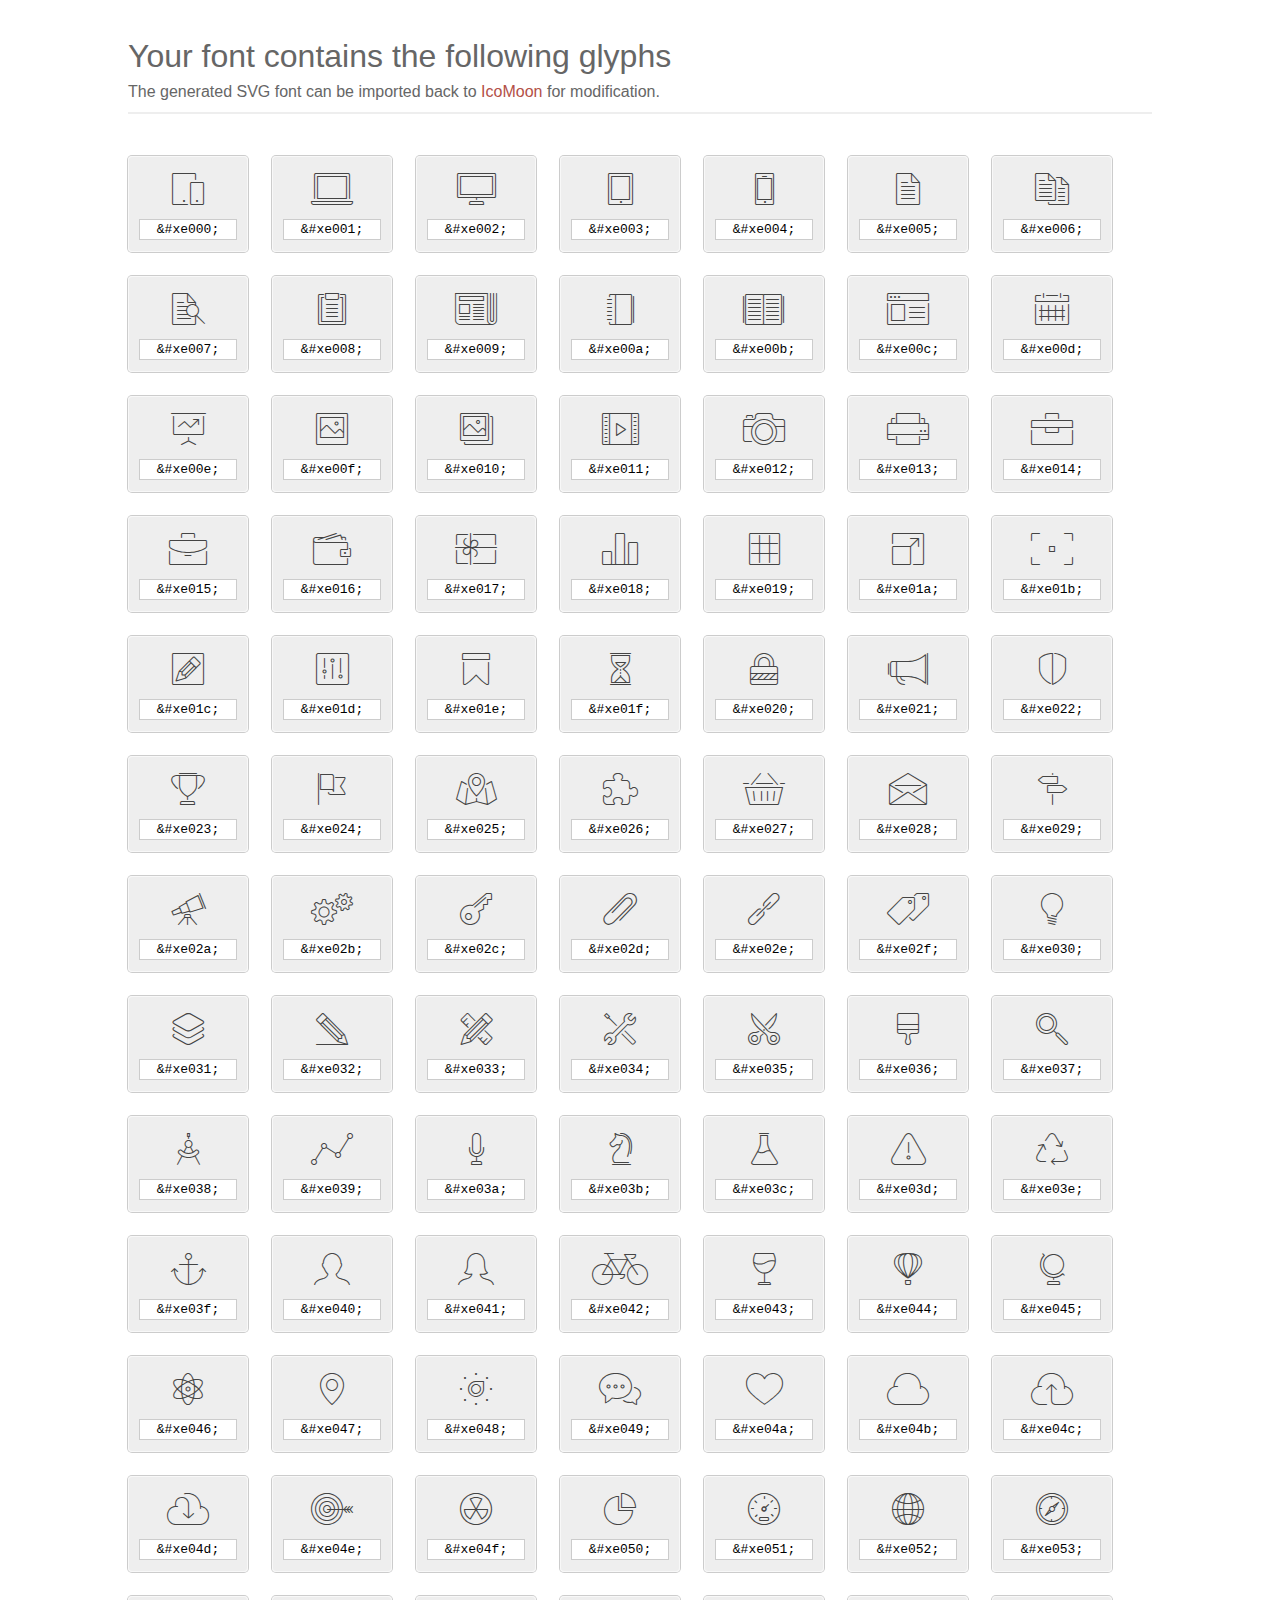
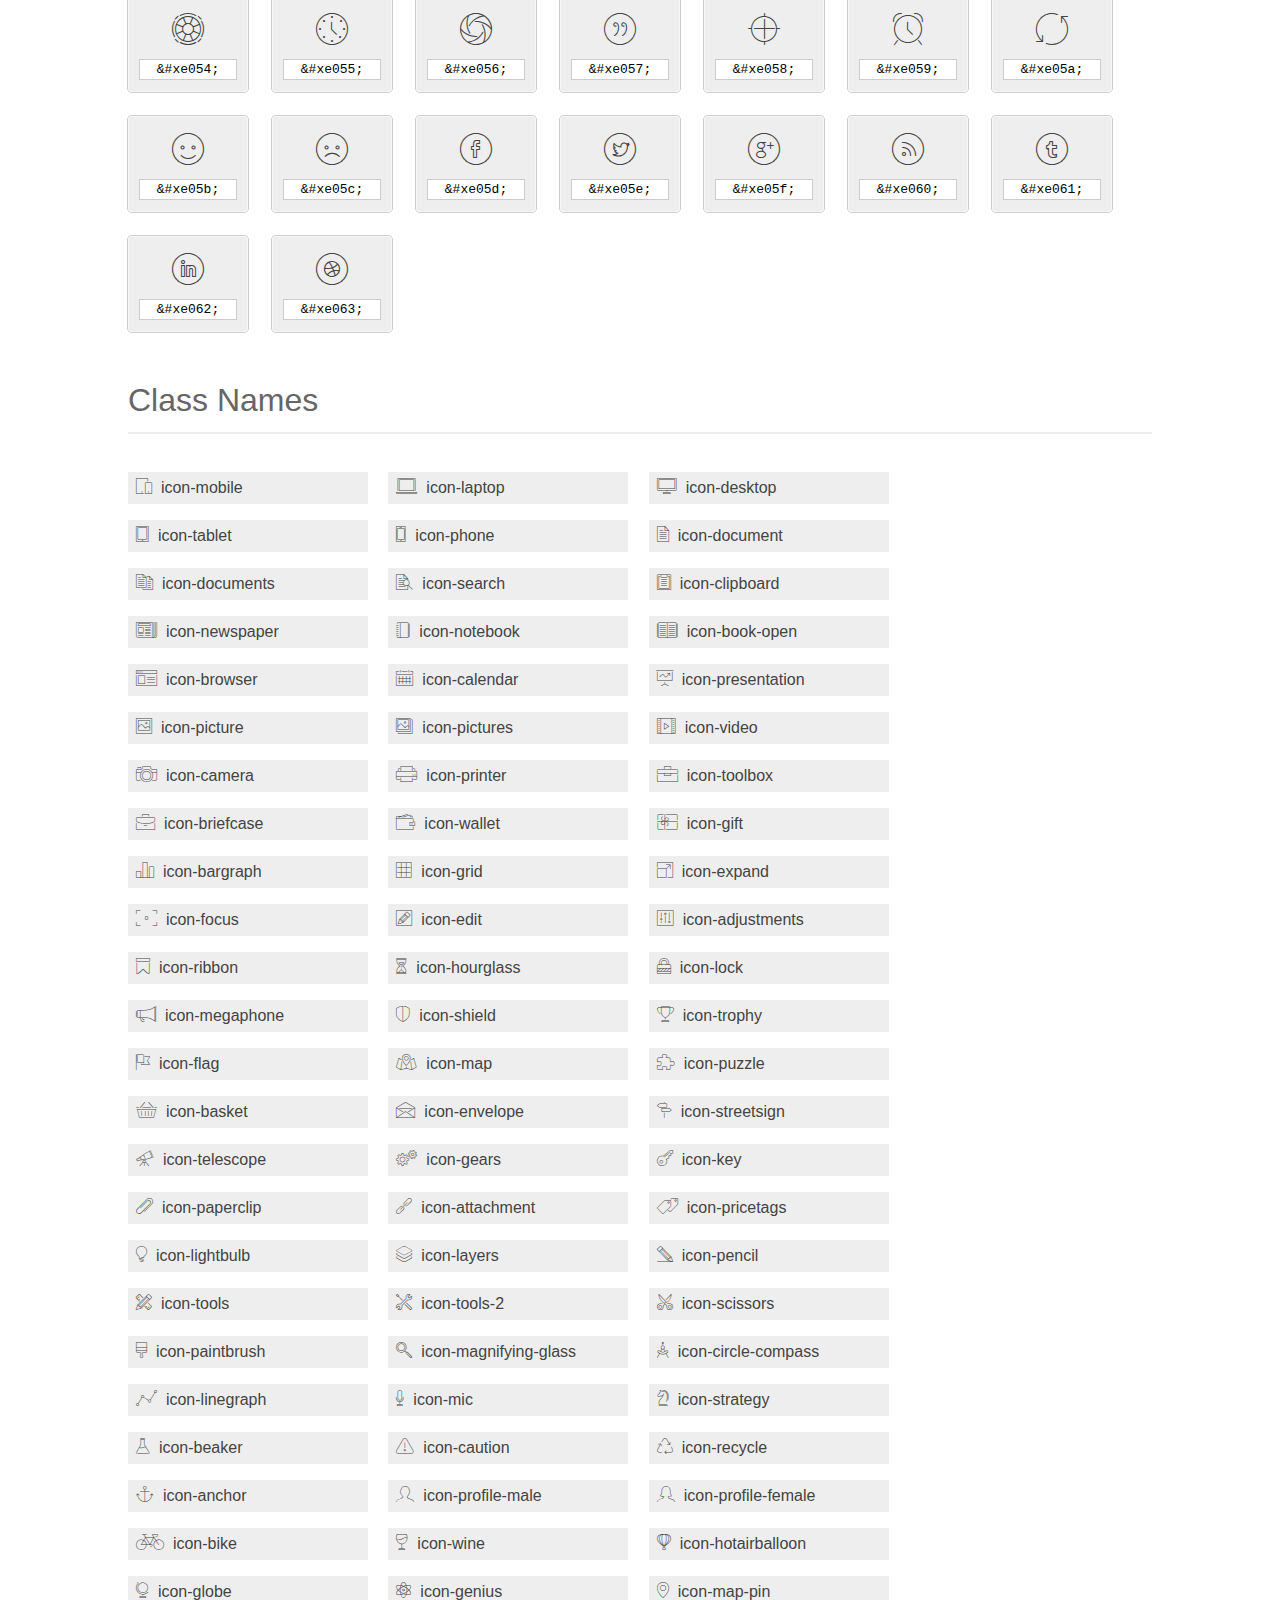
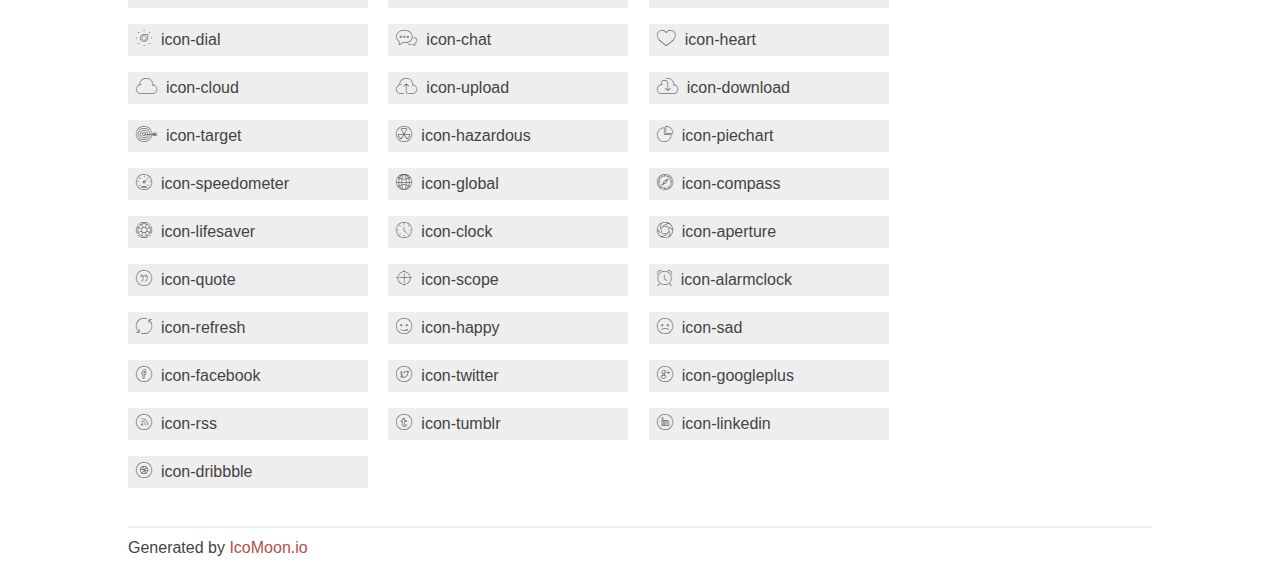
<file: fonts/et-line-font/index.html>
<!doctype html>
<html>
<head>
<title>Your Font/Glyphs</title>
<link rel="stylesheet" href="style.css" >
<!--[if lte IE 7]><script src="lte-ie7.js"></script><![endif]-->
<style>
	section, header, footer {display: block;}
	body {
		font-family: sans-serif;
		color: #444;
		line-height: 1.5;
		font-size: 1em;
	}
	* {
		-moz-box-sizing: border-box;
		-webkit-box-sizing: border-box;
		box-sizing: border-box;
		margin: 0;
		padding: 0;
	}
	.glyph {
		font-size: 16px;
		float: left;
		text-align: center;
		background: #eee;
		padding: .75em;
		margin: .75em 1.5em .75em 0;
		width: 7.5em;
		border-radius: .25em;
		box-shadow: inset 0 0 0 1px #f8f8f8, 0 0 0 1px #CCC;
	}
	.glyph input {
		font-family: consolas, monospace;
		font-size: 13px;
		width: 100%;
		text-align: center;
		border: 0;
		box-shadow: 0 0 0 1px #ccc;
		padding: .125em;
	}
	.w-main {
		width: 80%;
	}
	.centered {
		margin-left: auto;
		margin-right: auto;
	}
	.fs1 {
		font-size: 2em;
	}
	header {
		margin: 2em 0;
		padding-bottom: .5em;
		color: #666;
		box-shadow: 0 2px #eee;
	}
	header h1 {
		font-size: 2em;
		font-weight: normal;
	}
	.clearfix:before, .clearfix:after { content: ""; display: table; }
	.clearfix:after, .clear { clear: both; }
	footer {
		margin-top: 2em;
		padding: .5em 0;
		box-shadow: 0 -2px #eee;
	}
	a, a:visited {
		color: #B35047;
		text-decoration: none;
	}
	a:hover, a:focus {color: #000;}
	.box1 {
		font-size: 16px;
		display: inline-block;
		width: 15em;
		padding: .25em .5em;
		background: #eee;
		margin: .5em 1em .5em 0;
	}
</style>
</head>
<body>
	<div class="w-main centered">
	<section class="mtm clearfix" id="glyphs">
	<header>
		<h1>Your font contains the following glyphs</h1>
		<p>The generated SVG font can be imported back to <a href="http://icomoon.io/app">IcoMoon</a> for modification.</p>
	</header>
	<div class="glyph">
		<div class="fs1" aria-hidden="true" data-icon="&#xe000;"></div>
		<input type="text" readonly="readonly" value="&amp;#xe000;" >
	</div>
	<div class="glyph">
		<div class="fs1" aria-hidden="true" data-icon="&#xe001;"></div>
		<input type="text" readonly="readonly" value="&amp;#xe001;" >
	</div>
	<div class="glyph">
		<div class="fs1" aria-hidden="true" data-icon="&#xe002;"></div>
		<input type="text" readonly="readonly" value="&amp;#xe002;" >
	</div>
	<div class="glyph">
		<div class="fs1" aria-hidden="true" data-icon="&#xe003;"></div>
		<input type="text" readonly="readonly" value="&amp;#xe003;" >
	</div>
	<div class="glyph">
		<div class="fs1" aria-hidden="true" data-icon="&#xe004;"></div>
		<input type="text" readonly="readonly" value="&amp;#xe004;" >
	</div>
	<div class="glyph">
		<div class="fs1" aria-hidden="true" data-icon="&#xe005;"></div>
		<input type="text" readonly="readonly" value="&amp;#xe005;" >
	</div>
	<div class="glyph">
		<div class="fs1" aria-hidden="true" data-icon="&#xe006;"></div>
		<input type="text" readonly="readonly" value="&amp;#xe006;" >
	</div>
	<div class="glyph">
		<div class="fs1" aria-hidden="true" data-icon="&#xe007;"></div>
		<input type="text" readonly="readonly" value="&amp;#xe007;" >
	</div>
	<div class="glyph">
		<div class="fs1" aria-hidden="true" data-icon="&#xe008;"></div>
		<input type="text" readonly="readonly" value="&amp;#xe008;" >
	</div>
	<div class="glyph">
		<div class="fs1" aria-hidden="true" data-icon="&#xe009;"></div>
		<input type="text" readonly="readonly" value="&amp;#xe009;" >
	</div>
	<div class="glyph">
		<div class="fs1" aria-hidden="true" data-icon="&#xe00a;"></div>
		<input type="text" readonly="readonly" value="&amp;#xe00a;" >
	</div>
	<div class="glyph">
		<div class="fs1" aria-hidden="true" data-icon="&#xe00b;"></div>
		<input type="text" readonly="readonly" value="&amp;#xe00b;" >
	</div>
	<div class="glyph">
		<div class="fs1" aria-hidden="true" data-icon="&#xe00c;"></div>
		<input type="text" readonly="readonly" value="&amp;#xe00c;" >
	</div>
	<div class="glyph">
		<div class="fs1" aria-hidden="true" data-icon="&#xe00d;"></div>
		<input type="text" readonly="readonly" value="&amp;#xe00d;" >
	</div>
	<div class="glyph">
		<div class="fs1" aria-hidden="true" data-icon="&#xe00e;"></div>
		<input type="text" readonly="readonly" value="&amp;#xe00e;" >
	</div>
	<div class="glyph">
		<div class="fs1" aria-hidden="true" data-icon="&#xe00f;"></div>
		<input type="text" readonly="readonly" value="&amp;#xe00f;" >
	</div>
	<div class="glyph">
		<div class="fs1" aria-hidden="true" data-icon="&#xe010;"></div>
		<input type="text" readonly="readonly" value="&amp;#xe010;" >
	</div>
	<div class="glyph">
		<div class="fs1" aria-hidden="true" data-icon="&#xe011;"></div>
		<input type="text" readonly="readonly" value="&amp;#xe011;" >
	</div>
	<div class="glyph">
		<div class="fs1" aria-hidden="true" data-icon="&#xe012;"></div>
		<input type="text" readonly="readonly" value="&amp;#xe012;" >
	</div>
	<div class="glyph">
		<div class="fs1" aria-hidden="true" data-icon="&#xe013;"></div>
		<input type="text" readonly="readonly" value="&amp;#xe013;" >
	</div>
	<div class="glyph">
		<div class="fs1" aria-hidden="true" data-icon="&#xe014;"></div>
		<input type="text" readonly="readonly" value="&amp;#xe014;" >
	</div>
	<div class="glyph">
		<div class="fs1" aria-hidden="true" data-icon="&#xe015;"></div>
		<input type="text" readonly="readonly" value="&amp;#xe015;" >
	</div>
	<div class="glyph">
		<div class="fs1" aria-hidden="true" data-icon="&#xe016;"></div>
		<input type="text" readonly="readonly" value="&amp;#xe016;" >
	</div>
	<div class="glyph">
		<div class="fs1" aria-hidden="true" data-icon="&#xe017;"></div>
		<input type="text" readonly="readonly" value="&amp;#xe017;" >
	</div>
	<div class="glyph">
		<div class="fs1" aria-hidden="true" data-icon="&#xe018;"></div>
		<input type="text" readonly="readonly" value="&amp;#xe018;" >
	</div>
	<div class="glyph">
		<div class="fs1" aria-hidden="true" data-icon="&#xe019;"></div>
		<input type="text" readonly="readonly" value="&amp;#xe019;" >
	</div>
	<div class="glyph">
		<div class="fs1" aria-hidden="true" data-icon="&#xe01a;"></div>
		<input type="text" readonly="readonly" value="&amp;#xe01a;" >
	</div>
	<div class="glyph">
		<div class="fs1" aria-hidden="true" data-icon="&#xe01b;"></div>
		<input type="text" readonly="readonly" value="&amp;#xe01b;" >
	</div>
	<div class="glyph">
		<div class="fs1" aria-hidden="true" data-icon="&#xe01c;"></div>
		<input type="text" readonly="readonly" value="&amp;#xe01c;" >
	</div>
	<div class="glyph">
		<div class="fs1" aria-hidden="true" data-icon="&#xe01d;"></div>
		<input type="text" readonly="readonly" value="&amp;#xe01d;" >
	</div>
	<div class="glyph">
		<div class="fs1" aria-hidden="true" data-icon="&#xe01e;"></div>
		<input type="text" readonly="readonly" value="&amp;#xe01e;" >
	</div>
	<div class="glyph">
		<div class="fs1" aria-hidden="true" data-icon="&#xe01f;"></div>
		<input type="text" readonly="readonly" value="&amp;#xe01f;" >
	</div>
	<div class="glyph">
		<div class="fs1" aria-hidden="true" data-icon="&#xe020;"></div>
		<input type="text" readonly="readonly" value="&amp;#xe020;" >
	</div>
	<div class="glyph">
		<div class="fs1" aria-hidden="true" data-icon="&#xe021;"></div>
		<input type="text" readonly="readonly" value="&amp;#xe021;" >
	</div>
	<div class="glyph">
		<div class="fs1" aria-hidden="true" data-icon="&#xe022;"></div>
		<input type="text" readonly="readonly" value="&amp;#xe022;" >
	</div>
	<div class="glyph">
		<div class="fs1" aria-hidden="true" data-icon="&#xe023;"></div>
		<input type="text" readonly="readonly" value="&amp;#xe023;" >
	</div>
	<div class="glyph">
		<div class="fs1" aria-hidden="true" data-icon="&#xe024;"></div>
		<input type="text" readonly="readonly" value="&amp;#xe024;" >
	</div>
	<div class="glyph">
		<div class="fs1" aria-hidden="true" data-icon="&#xe025;"></div>
		<input type="text" readonly="readonly" value="&amp;#xe025;" >
	</div>
	<div class="glyph">
		<div class="fs1" aria-hidden="true" data-icon="&#xe026;"></div>
		<input type="text" readonly="readonly" value="&amp;#xe026;" >
	</div>
	<div class="glyph">
		<div class="fs1" aria-hidden="true" data-icon="&#xe027;"></div>
		<input type="text" readonly="readonly" value="&amp;#xe027;" >
	</div>
	<div class="glyph">
		<div class="fs1" aria-hidden="true" data-icon="&#xe028;"></div>
		<input type="text" readonly="readonly" value="&amp;#xe028;" >
	</div>
	<div class="glyph">
		<div class="fs1" aria-hidden="true" data-icon="&#xe029;"></div>
		<input type="text" readonly="readonly" value="&amp;#xe029;" >
	</div>
	<div class="glyph">
		<div class="fs1" aria-hidden="true" data-icon="&#xe02a;"></div>
		<input type="text" readonly="readonly" value="&amp;#xe02a;" >
	</div>
	<div class="glyph">
		<div class="fs1" aria-hidden="true" data-icon="&#xe02b;"></div>
		<input type="text" readonly="readonly" value="&amp;#xe02b;" >
	</div>
	<div class="glyph">
		<div class="fs1" aria-hidden="true" data-icon="&#xe02c;"></div>
		<input type="text" readonly="readonly" value="&amp;#xe02c;" >
	</div>
	<div class="glyph">
		<div class="fs1" aria-hidden="true" data-icon="&#xe02d;"></div>
		<input type="text" readonly="readonly" value="&amp;#xe02d;" >
	</div>
	<div class="glyph">
		<div class="fs1" aria-hidden="true" data-icon="&#xe02e;"></div>
		<input type="text" readonly="readonly" value="&amp;#xe02e;" >
	</div>
	<div class="glyph">
		<div class="fs1" aria-hidden="true" data-icon="&#xe02f;"></div>
		<input type="text" readonly="readonly" value="&amp;#xe02f;" >
	</div>
	<div class="glyph">
		<div class="fs1" aria-hidden="true" data-icon="&#xe030;"></div>
		<input type="text" readonly="readonly" value="&amp;#xe030;" >
	</div>
	<div class="glyph">
		<div class="fs1" aria-hidden="true" data-icon="&#xe031;"></div>
		<input type="text" readonly="readonly" value="&amp;#xe031;" >
	</div>
	<div class="glyph">
		<div class="fs1" aria-hidden="true" data-icon="&#xe032;"></div>
		<input type="text" readonly="readonly" value="&amp;#xe032;" >
	</div>
	<div class="glyph">
		<div class="fs1" aria-hidden="true" data-icon="&#xe033;"></div>
		<input type="text" readonly="readonly" value="&amp;#xe033;" >
	</div>
	<div class="glyph">
		<div class="fs1" aria-hidden="true" data-icon="&#xe034;"></div>
		<input type="text" readonly="readonly" value="&amp;#xe034;" >
	</div>
	<div class="glyph">
		<div class="fs1" aria-hidden="true" data-icon="&#xe035;"></div>
		<input type="text" readonly="readonly" value="&amp;#xe035;" >
	</div>
	<div class="glyph">
		<div class="fs1" aria-hidden="true" data-icon="&#xe036;"></div>
		<input type="text" readonly="readonly" value="&amp;#xe036;" >
	</div>
	<div class="glyph">
		<div class="fs1" aria-hidden="true" data-icon="&#xe037;"></div>
		<input type="text" readonly="readonly" value="&amp;#xe037;" >
	</div>
	<div class="glyph">
		<div class="fs1" aria-hidden="true" data-icon="&#xe038;"></div>
		<input type="text" readonly="readonly" value="&amp;#xe038;" >
	</div>
	<div class="glyph">
		<div class="fs1" aria-hidden="true" data-icon="&#xe039;"></div>
		<input type="text" readonly="readonly" value="&amp;#xe039;" >
	</div>
	<div class="glyph">
		<div class="fs1" aria-hidden="true" data-icon="&#xe03a;"></div>
		<input type="text" readonly="readonly" value="&amp;#xe03a;" >
	</div>
	<div class="glyph">
		<div class="fs1" aria-hidden="true" data-icon="&#xe03b;"></div>
		<input type="text" readonly="readonly" value="&amp;#xe03b;" >
	</div>
	<div class="glyph">
		<div class="fs1" aria-hidden="true" data-icon="&#xe03c;"></div>
		<input type="text" readonly="readonly" value="&amp;#xe03c;" >
	</div>
	<div class="glyph">
		<div class="fs1" aria-hidden="true" data-icon="&#xe03d;"></div>
		<input type="text" readonly="readonly" value="&amp;#xe03d;" >
	</div>
	<div class="glyph">
		<div class="fs1" aria-hidden="true" data-icon="&#xe03e;"></div>
		<input type="text" readonly="readonly" value="&amp;#xe03e;" >
	</div>
	<div class="glyph">
		<div class="fs1" aria-hidden="true" data-icon="&#xe03f;"></div>
		<input type="text" readonly="readonly" value="&amp;#xe03f;" >
	</div>
	<div class="glyph">
		<div class="fs1" aria-hidden="true" data-icon="&#xe040;"></div>
		<input type="text" readonly="readonly" value="&amp;#xe040;" >
	</div>
	<div class="glyph">
		<div class="fs1" aria-hidden="true" data-icon="&#xe041;"></div>
		<input type="text" readonly="readonly" value="&amp;#xe041;" >
	</div>
	<div class="glyph">
		<div class="fs1" aria-hidden="true" data-icon="&#xe042;"></div>
		<input type="text" readonly="readonly" value="&amp;#xe042;" >
	</div>
	<div class="glyph">
		<div class="fs1" aria-hidden="true" data-icon="&#xe043;"></div>
		<input type="text" readonly="readonly" value="&amp;#xe043;" >
	</div>
	<div class="glyph">
		<div class="fs1" aria-hidden="true" data-icon="&#xe044;"></div>
		<input type="text" readonly="readonly" value="&amp;#xe044;" >
	</div>
	<div class="glyph">
		<div class="fs1" aria-hidden="true" data-icon="&#xe045;"></div>
		<input type="text" readonly="readonly" value="&amp;#xe045;" >
	</div>
	<div class="glyph">
		<div class="fs1" aria-hidden="true" data-icon="&#xe046;"></div>
		<input type="text" readonly="readonly" value="&amp;#xe046;" >
	</div>
	<div class="glyph">
		<div class="fs1" aria-hidden="true" data-icon="&#xe047;"></div>
		<input type="text" readonly="readonly" value="&amp;#xe047;" >
	</div>
	<div class="glyph">
		<div class="fs1" aria-hidden="true" data-icon="&#xe048;"></div>
		<input type="text" readonly="readonly" value="&amp;#xe048;" >
	</div>
	<div class="glyph">
		<div class="fs1" aria-hidden="true" data-icon="&#xe049;"></div>
		<input type="text" readonly="readonly" value="&amp;#xe049;" >
	</div>
	<div class="glyph">
		<div class="fs1" aria-hidden="true" data-icon="&#xe04a;"></div>
		<input type="text" readonly="readonly" value="&amp;#xe04a;" >
	</div>
	<div class="glyph">
		<div class="fs1" aria-hidden="true" data-icon="&#xe04b;"></div>
		<input type="text" readonly="readonly" value="&amp;#xe04b;" >
	</div>
	<div class="glyph">
		<div class="fs1" aria-hidden="true" data-icon="&#xe04c;"></div>
		<input type="text" readonly="readonly" value="&amp;#xe04c;" >
	</div>
	<div class="glyph">
		<div class="fs1" aria-hidden="true" data-icon="&#xe04d;"></div>
		<input type="text" readonly="readonly" value="&amp;#xe04d;" >
	</div>
	<div class="glyph">
		<div class="fs1" aria-hidden="true" data-icon="&#xe04e;"></div>
		<input type="text" readonly="readonly" value="&amp;#xe04e;" >
	</div>
	<div class="glyph">
		<div class="fs1" aria-hidden="true" data-icon="&#xe04f;"></div>
		<input type="text" readonly="readonly" value="&amp;#xe04f;" >
	</div>
	<div class="glyph">
		<div class="fs1" aria-hidden="true" data-icon="&#xe050;"></div>
		<input type="text" readonly="readonly" value="&amp;#xe050;" >
	</div>
	<div class="glyph">
		<div class="fs1" aria-hidden="true" data-icon="&#xe051;"></div>
		<input type="text" readonly="readonly" value="&amp;#xe051;" >
	</div>
	<div class="glyph">
		<div class="fs1" aria-hidden="true" data-icon="&#xe052;"></div>
		<input type="text" readonly="readonly" value="&amp;#xe052;" >
	</div>
	<div class="glyph">
		<div class="fs1" aria-hidden="true" data-icon="&#xe053;"></div>
		<input type="text" readonly="readonly" value="&amp;#xe053;" >
	</div>
	<div class="glyph">
		<div class="fs1" aria-hidden="true" data-icon="&#xe054;"></div>
		<input type="text" readonly="readonly" value="&amp;#xe054;" >
	</div>
	<div class="glyph">
		<div class="fs1" aria-hidden="true" data-icon="&#xe055;"></div>
		<input type="text" readonly="readonly" value="&amp;#xe055;" >
	</div>
	<div class="glyph">
		<div class="fs1" aria-hidden="true" data-icon="&#xe056;"></div>
		<input type="text" readonly="readonly" value="&amp;#xe056;" >
	</div>
	<div class="glyph">
		<div class="fs1" aria-hidden="true" data-icon="&#xe057;"></div>
		<input type="text" readonly="readonly" value="&amp;#xe057;" >
	</div>
	<div class="glyph">
		<div class="fs1" aria-hidden="true" data-icon="&#xe058;"></div>
		<input type="text" readonly="readonly" value="&amp;#xe058;" >
	</div>
	<div class="glyph">
		<div class="fs1" aria-hidden="true" data-icon="&#xe059;"></div>
		<input type="text" readonly="readonly" value="&amp;#xe059;" >
	</div>
	<div class="glyph">
		<div class="fs1" aria-hidden="true" data-icon="&#xe05a;"></div>
		<input type="text" readonly="readonly" value="&amp;#xe05a;" >
	</div>
	<div class="glyph">
		<div class="fs1" aria-hidden="true" data-icon="&#xe05b;"></div>
		<input type="text" readonly="readonly" value="&amp;#xe05b;" >
	</div>
	<div class="glyph">
		<div class="fs1" aria-hidden="true" data-icon="&#xe05c;"></div>
		<input type="text" readonly="readonly" value="&amp;#xe05c;" >
	</div>
	<div class="glyph">
		<div class="fs1" aria-hidden="true" data-icon="&#xe05d;"></div>
		<input type="text" readonly="readonly" value="&amp;#xe05d;" >
	</div>
	<div class="glyph">
		<div class="fs1" aria-hidden="true" data-icon="&#xe05e;"></div>
		<input type="text" readonly="readonly" value="&amp;#xe05e;" >
	</div>
	<div class="glyph">
		<div class="fs1" aria-hidden="true" data-icon="&#xe05f;"></div>
		<input type="text" readonly="readonly" value="&amp;#xe05f;" >
	</div>
	<div class="glyph">
		<div class="fs1" aria-hidden="true" data-icon="&#xe060;"></div>
		<input type="text" readonly="readonly" value="&amp;#xe060;" >
	</div>
	<div class="glyph">
		<div class="fs1" aria-hidden="true" data-icon="&#xe061;"></div>
		<input type="text" readonly="readonly" value="&amp;#xe061;" >
	</div>
	<div class="glyph">
		<div class="fs1" aria-hidden="true" data-icon="&#xe062;"></div>
		<input type="text" readonly="readonly" value="&amp;#xe062;" >
	</div>
	<div class="glyph">
		<div class="fs1" aria-hidden="true" data-icon="&#xe063;"></div>
		<input type="text" readonly="readonly" value="&amp;#xe063;" >
	</div>
	</section>
	<div class="clear"></div>
	<section class="mtm clearfix" id="glyphs">
	<header>
		<h1>Class Names</h1>
	</header>
	<span class="box1">
		<span aria-hidden="true" class="icon-mobile"></span>
		&nbsp;icon-mobile
	</span>
	<span class="box1">
		<span aria-hidden="true" class="icon-laptop"></span>
		&nbsp;icon-laptop
	</span>
	<span class="box1">
		<span aria-hidden="true" class="icon-desktop"></span>
		&nbsp;icon-desktop
	</span>
	<span class="box1">
		<span aria-hidden="true" class="icon-tablet"></span>
		&nbsp;icon-tablet
	</span>
	<span class="box1">
		<span aria-hidden="true" class="icon-phone"></span>
		&nbsp;icon-phone
	</span>
	<span class="box1">
		<span aria-hidden="true" class="icon-document"></span>
		&nbsp;icon-document
	</span>
	<span class="box1">
		<span aria-hidden="true" class="icon-documents"></span>
		&nbsp;icon-documents
	</span>
	<span class="box1">
		<span aria-hidden="true" class="icon-search"></span>
		&nbsp;icon-search
	</span>
	<span class="box1">
		<span aria-hidden="true" class="icon-clipboard"></span>
		&nbsp;icon-clipboard
	</span>
	<span class="box1">
		<span aria-hidden="true" class="icon-newspaper"></span>
		&nbsp;icon-newspaper
	</span>
	<span class="box1">
		<span aria-hidden="true" class="icon-notebook"></span>
		&nbsp;icon-notebook
	</span>
	<span class="box1">
		<span aria-hidden="true" class="icon-book-open"></span>
		&nbsp;icon-book-open
	</span>
	<span class="box1">
		<span aria-hidden="true" class="icon-browser"></span>
		&nbsp;icon-browser
	</span>
	<span class="box1">
		<span aria-hidden="true" class="icon-calendar"></span>
		&nbsp;icon-calendar
	</span>
	<span class="box1">
		<span aria-hidden="true" class="icon-presentation"></span>
		&nbsp;icon-presentation
	</span>
	<span class="box1">
		<span aria-hidden="true" class="icon-picture"></span>
		&nbsp;icon-picture
	</span>
	<span class="box1">
		<span aria-hidden="true" class="icon-pictures"></span>
		&nbsp;icon-pictures
	</span>
	<span class="box1">
		<span aria-hidden="true" class="icon-video"></span>
		&nbsp;icon-video
	</span>
	<span class="box1">
		<span aria-hidden="true" class="icon-camera"></span>
		&nbsp;icon-camera
	</span>
	<span class="box1">
		<span aria-hidden="true" class="icon-printer"></span>
		&nbsp;icon-printer
	</span>
	<span class="box1">
		<span aria-hidden="true" class="icon-toolbox"></span>
		&nbsp;icon-toolbox
	</span>
	<span class="box1">
		<span aria-hidden="true" class="icon-briefcase"></span>
		&nbsp;icon-briefcase
	</span>
	<span class="box1">
		<span aria-hidden="true" class="icon-wallet"></span>
		&nbsp;icon-wallet
	</span>
	<span class="box1">
		<span aria-hidden="true" class="icon-gift"></span>
		&nbsp;icon-gift
	</span>
	<span class="box1">
		<span aria-hidden="true" class="icon-bargraph"></span>
		&nbsp;icon-bargraph
	</span>
	<span class="box1">
		<span aria-hidden="true" class="icon-grid"></span>
		&nbsp;icon-grid
	</span>
	<span class="box1">
		<span aria-hidden="true" class="icon-expand"></span>
		&nbsp;icon-expand
	</span>
	<span class="box1">
		<span aria-hidden="true" class="icon-focus"></span>
		&nbsp;icon-focus
	</span>
	<span class="box1">
		<span aria-hidden="true" class="icon-edit"></span>
		&nbsp;icon-edit
	</span>
	<span class="box1">
		<span aria-hidden="true" class="icon-adjustments"></span>
		&nbsp;icon-adjustments
	</span>
	<span class="box1">
		<span aria-hidden="true" class="icon-ribbon"></span>
		&nbsp;icon-ribbon
	</span>
	<span class="box1">
		<span aria-hidden="true" class="icon-hourglass"></span>
		&nbsp;icon-hourglass
	</span>
	<span class="box1">
		<span aria-hidden="true" class="icon-lock"></span>
		&nbsp;icon-lock
	</span>
	<span class="box1">
		<span aria-hidden="true" class="icon-megaphone"></span>
		&nbsp;icon-megaphone
	</span>
	<span class="box1">
		<span aria-hidden="true" class="icon-shield"></span>
		&nbsp;icon-shield
	</span>
	<span class="box1">
		<span aria-hidden="true" class="icon-trophy"></span>
		&nbsp;icon-trophy
	</span>
	<span class="box1">
		<span aria-hidden="true" class="icon-flag"></span>
		&nbsp;icon-flag
	</span>
	<span class="box1">
		<span aria-hidden="true" class="icon-map"></span>
		&nbsp;icon-map
	</span>
	<span class="box1">
		<span aria-hidden="true" class="icon-puzzle"></span>
		&nbsp;icon-puzzle
	</span>
	<span class="box1">
		<span aria-hidden="true" class="icon-basket"></span>
		&nbsp;icon-basket
	</span>
	<span class="box1">
		<span aria-hidden="true" class="icon-envelope"></span>
		&nbsp;icon-envelope
	</span>
	<span class="box1">
		<span aria-hidden="true" class="icon-streetsign"></span>
		&nbsp;icon-streetsign
	</span>
	<span class="box1">
		<span aria-hidden="true" class="icon-telescope"></span>
		&nbsp;icon-telescope
	</span>
	<span class="box1">
		<span aria-hidden="true" class="icon-gears"></span>
		&nbsp;icon-gears
	</span>
	<span class="box1">
		<span aria-hidden="true" class="icon-key"></span>
		&nbsp;icon-key
	</span>
	<span class="box1">
		<span aria-hidden="true" class="icon-paperclip"></span>
		&nbsp;icon-paperclip
	</span>
	<span class="box1">
		<span aria-hidden="true" class="icon-attachment"></span>
		&nbsp;icon-attachment
	</span>
	<span class="box1">
		<span aria-hidden="true" class="icon-pricetags"></span>
		&nbsp;icon-pricetags
	</span>
	<span class="box1">
		<span aria-hidden="true" class="icon-lightbulb"></span>
		&nbsp;icon-lightbulb
	</span>
	<span class="box1">
		<span aria-hidden="true" class="icon-layers"></span>
		&nbsp;icon-layers
	</span>
	<span class="box1">
		<span aria-hidden="true" class="icon-pencil"></span>
		&nbsp;icon-pencil
	</span>
	<span class="box1">
		<span aria-hidden="true" class="icon-tools"></span>
		&nbsp;icon-tools
	</span>
	<span class="box1">
		<span aria-hidden="true" class="icon-tools-2"></span>
		&nbsp;icon-tools-2
	</span>
	<span class="box1">
		<span aria-hidden="true" class="icon-scissors"></span>
		&nbsp;icon-scissors
	</span>
	<span class="box1">
		<span aria-hidden="true" class="icon-paintbrush"></span>
		&nbsp;icon-paintbrush
	</span>
	<span class="box1">
		<span aria-hidden="true" class="icon-magnifying-glass"></span>
		&nbsp;icon-magnifying-glass
	</span>
	<span class="box1">
		<span aria-hidden="true" class="icon-circle-compass"></span>
		&nbsp;icon-circle-compass
	</span>
	<span class="box1">
		<span aria-hidden="true" class="icon-linegraph"></span>
		&nbsp;icon-linegraph
	</span>
	<span class="box1">
		<span aria-hidden="true" class="icon-mic"></span>
		&nbsp;icon-mic
	</span>
	<span class="box1">
		<span aria-hidden="true" class="icon-strategy"></span>
		&nbsp;icon-strategy
	</span>
	<span class="box1">
		<span aria-hidden="true" class="icon-beaker"></span>
		&nbsp;icon-beaker
	</span>
	<span class="box1">
		<span aria-hidden="true" class="icon-caution"></span>
		&nbsp;icon-caution
	</span>
	<span class="box1">
		<span aria-hidden="true" class="icon-recycle"></span>
		&nbsp;icon-recycle
	</span>
	<span class="box1">
		<span aria-hidden="true" class="icon-anchor"></span>
		&nbsp;icon-anchor
	</span>
	<span class="box1">
		<span aria-hidden="true" class="icon-profile-male"></span>
		&nbsp;icon-profile-male
	</span>
	<span class="box1">
		<span aria-hidden="true" class="icon-profile-female"></span>
		&nbsp;icon-profile-female
	</span>
	<span class="box1">
		<span aria-hidden="true" class="icon-bike"></span>
		&nbsp;icon-bike
	</span>
	<span class="box1">
		<span aria-hidden="true" class="icon-wine"></span>
		&nbsp;icon-wine
	</span>
	<span class="box1">
		<span aria-hidden="true" class="icon-hotairballoon"></span>
		&nbsp;icon-hotairballoon
	</span>
	<span class="box1">
		<span aria-hidden="true" class="icon-globe"></span>
		&nbsp;icon-globe
	</span>
	<span class="box1">
		<span aria-hidden="true" class="icon-genius"></span>
		&nbsp;icon-genius
	</span>
	<span class="box1">
		<span aria-hidden="true" class="icon-map-pin"></span>
		&nbsp;icon-map-pin
	</span>
	<span class="box1">
		<span aria-hidden="true" class="icon-dial"></span>
		&nbsp;icon-dial
	</span>
	<span class="box1">
		<span aria-hidden="true" class="icon-chat"></span>
		&nbsp;icon-chat
	</span>
	<span class="box1">
		<span aria-hidden="true" class="icon-heart"></span>
		&nbsp;icon-heart
	</span>
	<span class="box1">
		<span aria-hidden="true" class="icon-cloud"></span>
		&nbsp;icon-cloud
	</span>
	<span class="box1">
		<span aria-hidden="true" class="icon-upload"></span>
		&nbsp;icon-upload
	</span>
	<span class="box1">
		<span aria-hidden="true" class="icon-download"></span>
		&nbsp;icon-download
	</span>
	<span class="box1">
		<span aria-hidden="true" class="icon-target"></span>
		&nbsp;icon-target
	</span>
	<span class="box1">
		<span aria-hidden="true" class="icon-hazardous"></span>
		&nbsp;icon-hazardous
	</span>
	<span class="box1">
		<span aria-hidden="true" class="icon-piechart"></span>
		&nbsp;icon-piechart
	</span>
	<span class="box1">
		<span aria-hidden="true" class="icon-speedometer"></span>
		&nbsp;icon-speedometer
	</span>
	<span class="box1">
		<span aria-hidden="true" class="icon-global"></span>
		&nbsp;icon-global
	</span>
	<span class="box1">
		<span aria-hidden="true" class="icon-compass"></span>
		&nbsp;icon-compass
	</span>
	<span class="box1">
		<span aria-hidden="true" class="icon-lifesaver"></span>
		&nbsp;icon-lifesaver
	</span>
	<span class="box1">
		<span aria-hidden="true" class="icon-clock"></span>
		&nbsp;icon-clock
	</span>
	<span class="box1">
		<span aria-hidden="true" class="icon-aperture"></span>
		&nbsp;icon-aperture
	</span>
	<span class="box1">
		<span aria-hidden="true" class="icon-quote"></span>
		&nbsp;icon-quote
	</span>
	<span class="box1">
		<span aria-hidden="true" class="icon-scope"></span>
		&nbsp;icon-scope
	</span>
	<span class="box1">
		<span aria-hidden="true" class="icon-alarmclock"></span>
		&nbsp;icon-alarmclock
	</span>
	<span class="box1">
		<span aria-hidden="true" class="icon-refresh"></span>
		&nbsp;icon-refresh
	</span>
	<span class="box1">
		<span aria-hidden="true" class="icon-happy"></span>
		&nbsp;icon-happy
	</span>
	<span class="box1">
		<span aria-hidden="true" class="icon-sad"></span>
		&nbsp;icon-sad
	</span>
	<span class="box1">
		<span aria-hidden="true" class="icon-facebook"></span>
		&nbsp;icon-facebook
	</span>
	<span class="box1">
		<span aria-hidden="true" class="icon-twitter"></span>
		&nbsp;icon-twitter
	</span>
	<span class="box1">
		<span aria-hidden="true" class="icon-googleplus"></span>
		&nbsp;icon-googleplus
	</span>
	<span class="box1">
		<span aria-hidden="true" class="icon-rss"></span>
		&nbsp;icon-rss
	</span>
	<span class="box1">
		<span aria-hidden="true" class="icon-tumblr"></span>
		&nbsp;icon-tumblr
	</span>
	<span class="box1">
		<span aria-hidden="true" class="icon-linkedin"></span>
		&nbsp;icon-linkedin
	</span>
	<span class="box1">
		<span aria-hidden="true" class="icon-dribbble"></span>
		&nbsp;icon-dribbble
	</span>
	</section>
	<footer>
		<p>Generated by <a href="http://icomoon.io">IcoMoon.io</a></p>
	</footer>
	</div>
	<script>
	document.getElementById("glyphs").addEventListener("click", function(e) {
		var target = e.target;
		if (target.tagName === "INPUT") {
			target.select();
		}
	});
	</script>
</body>
</html>
</file>
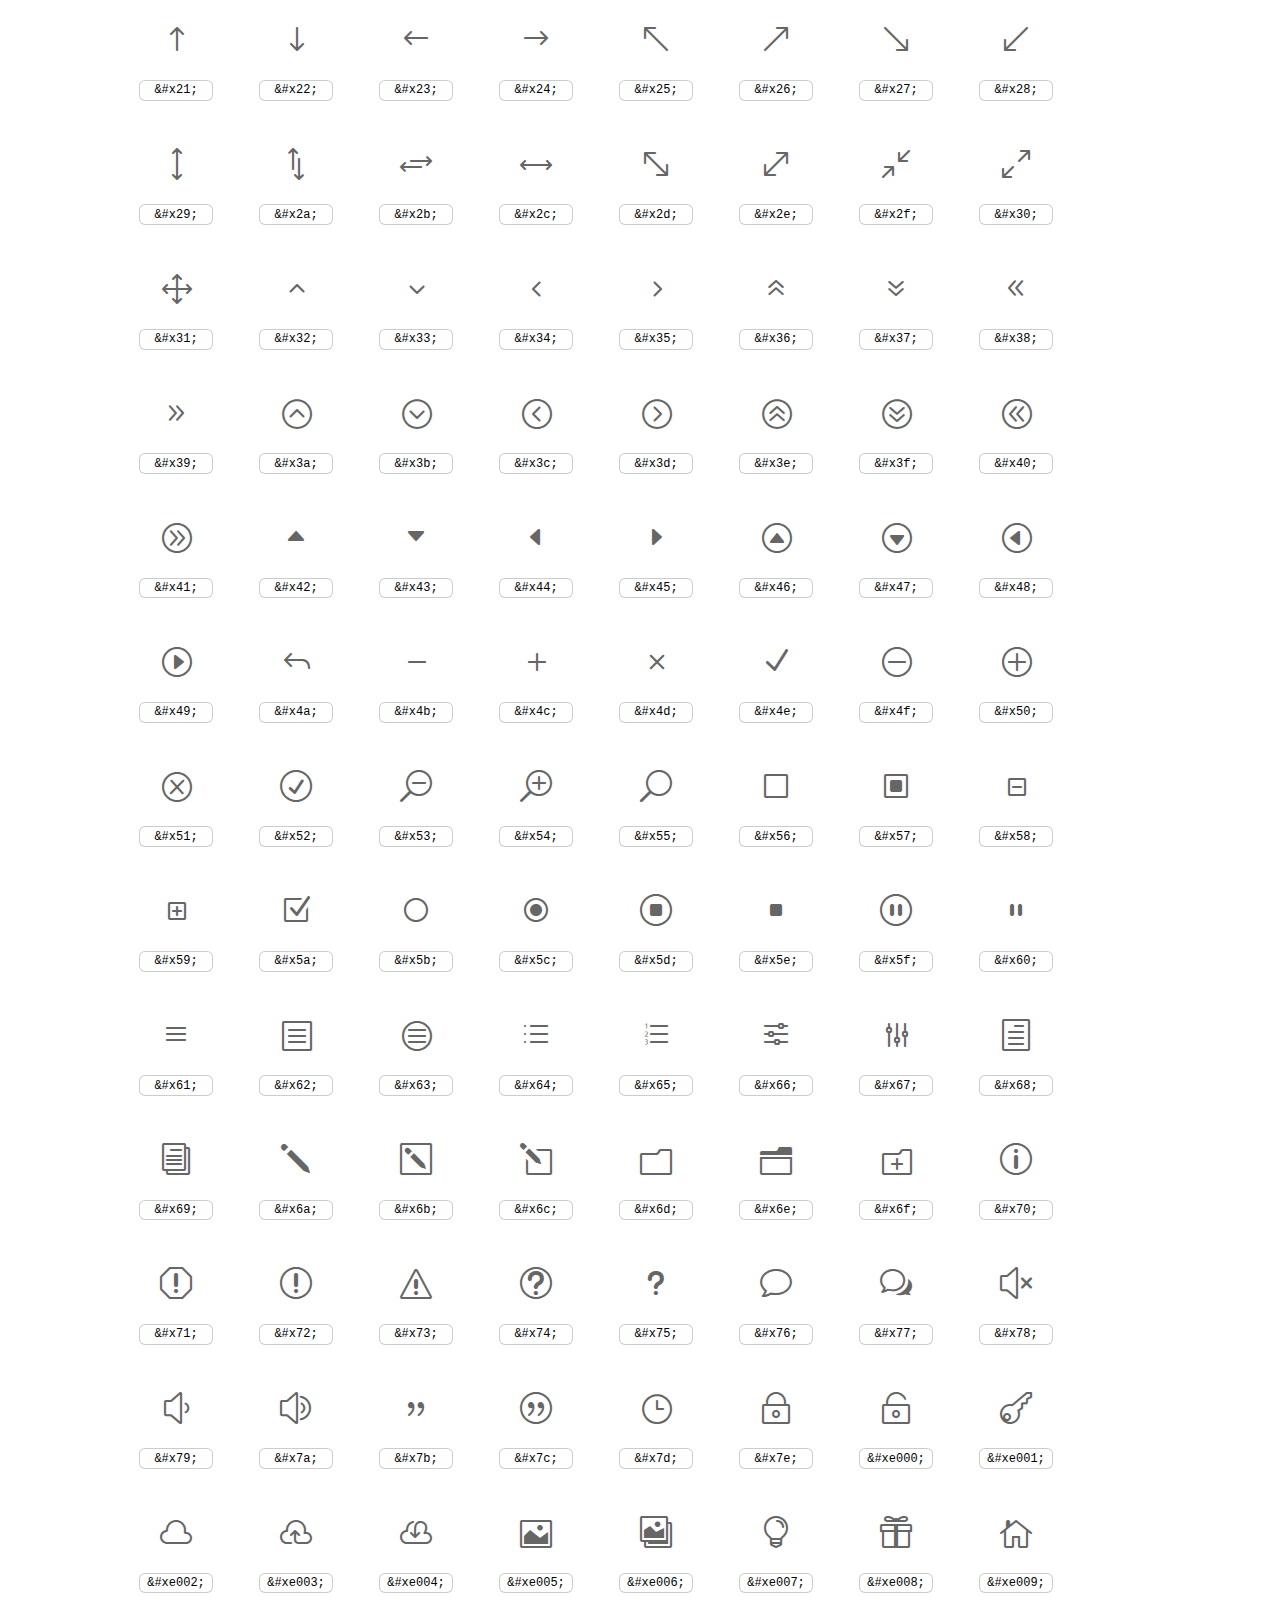
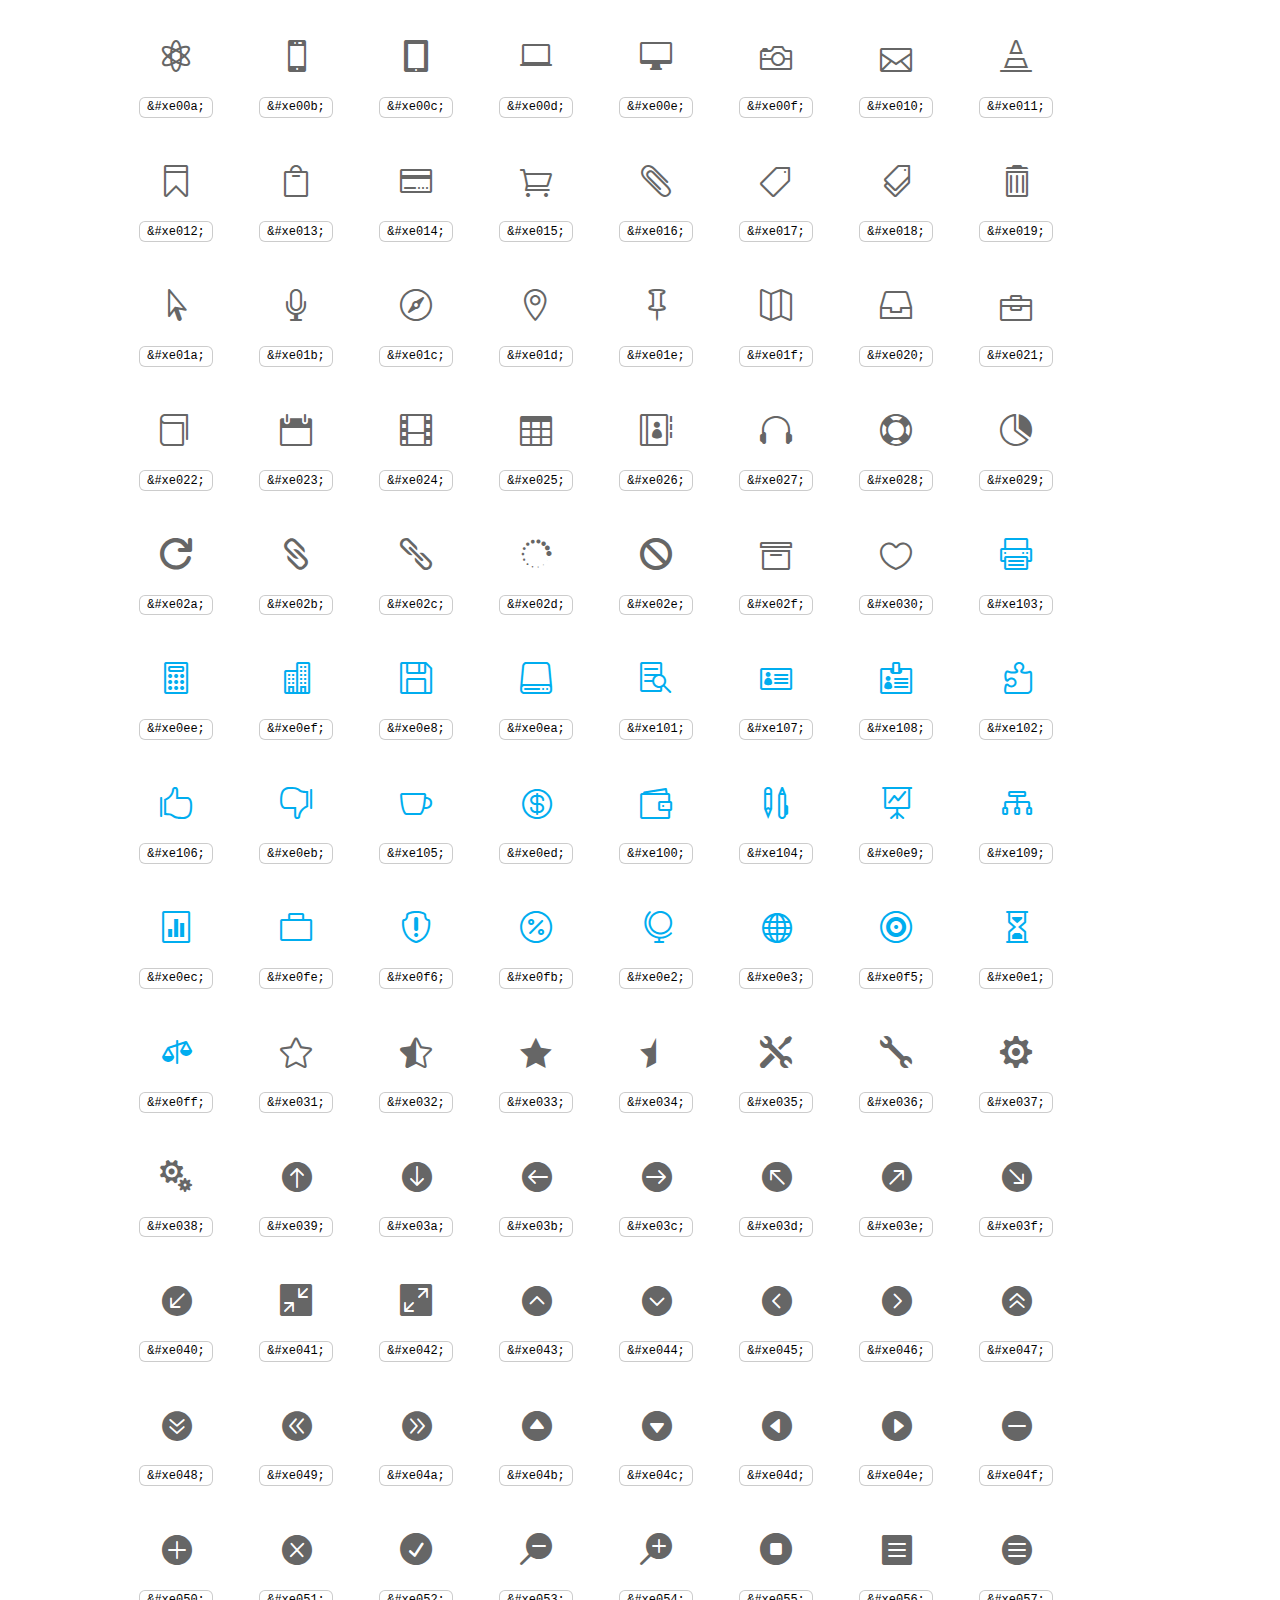
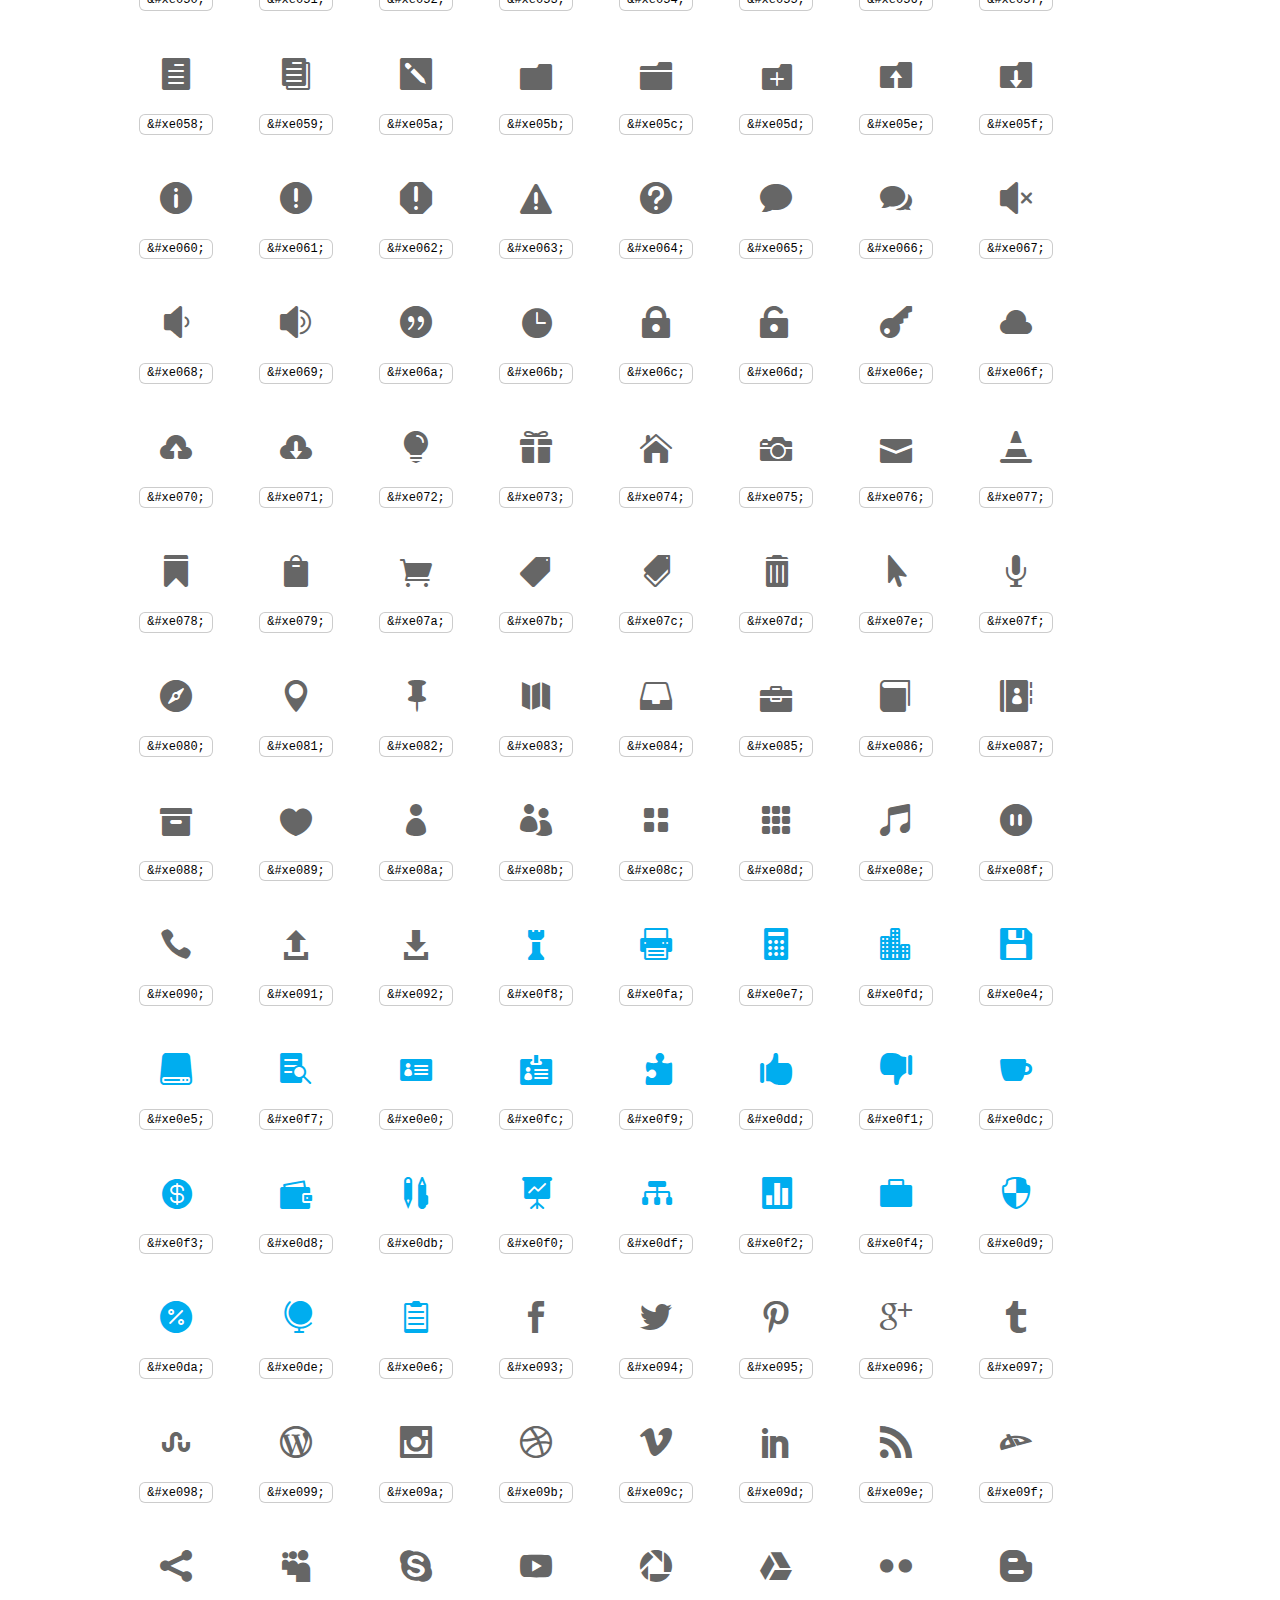
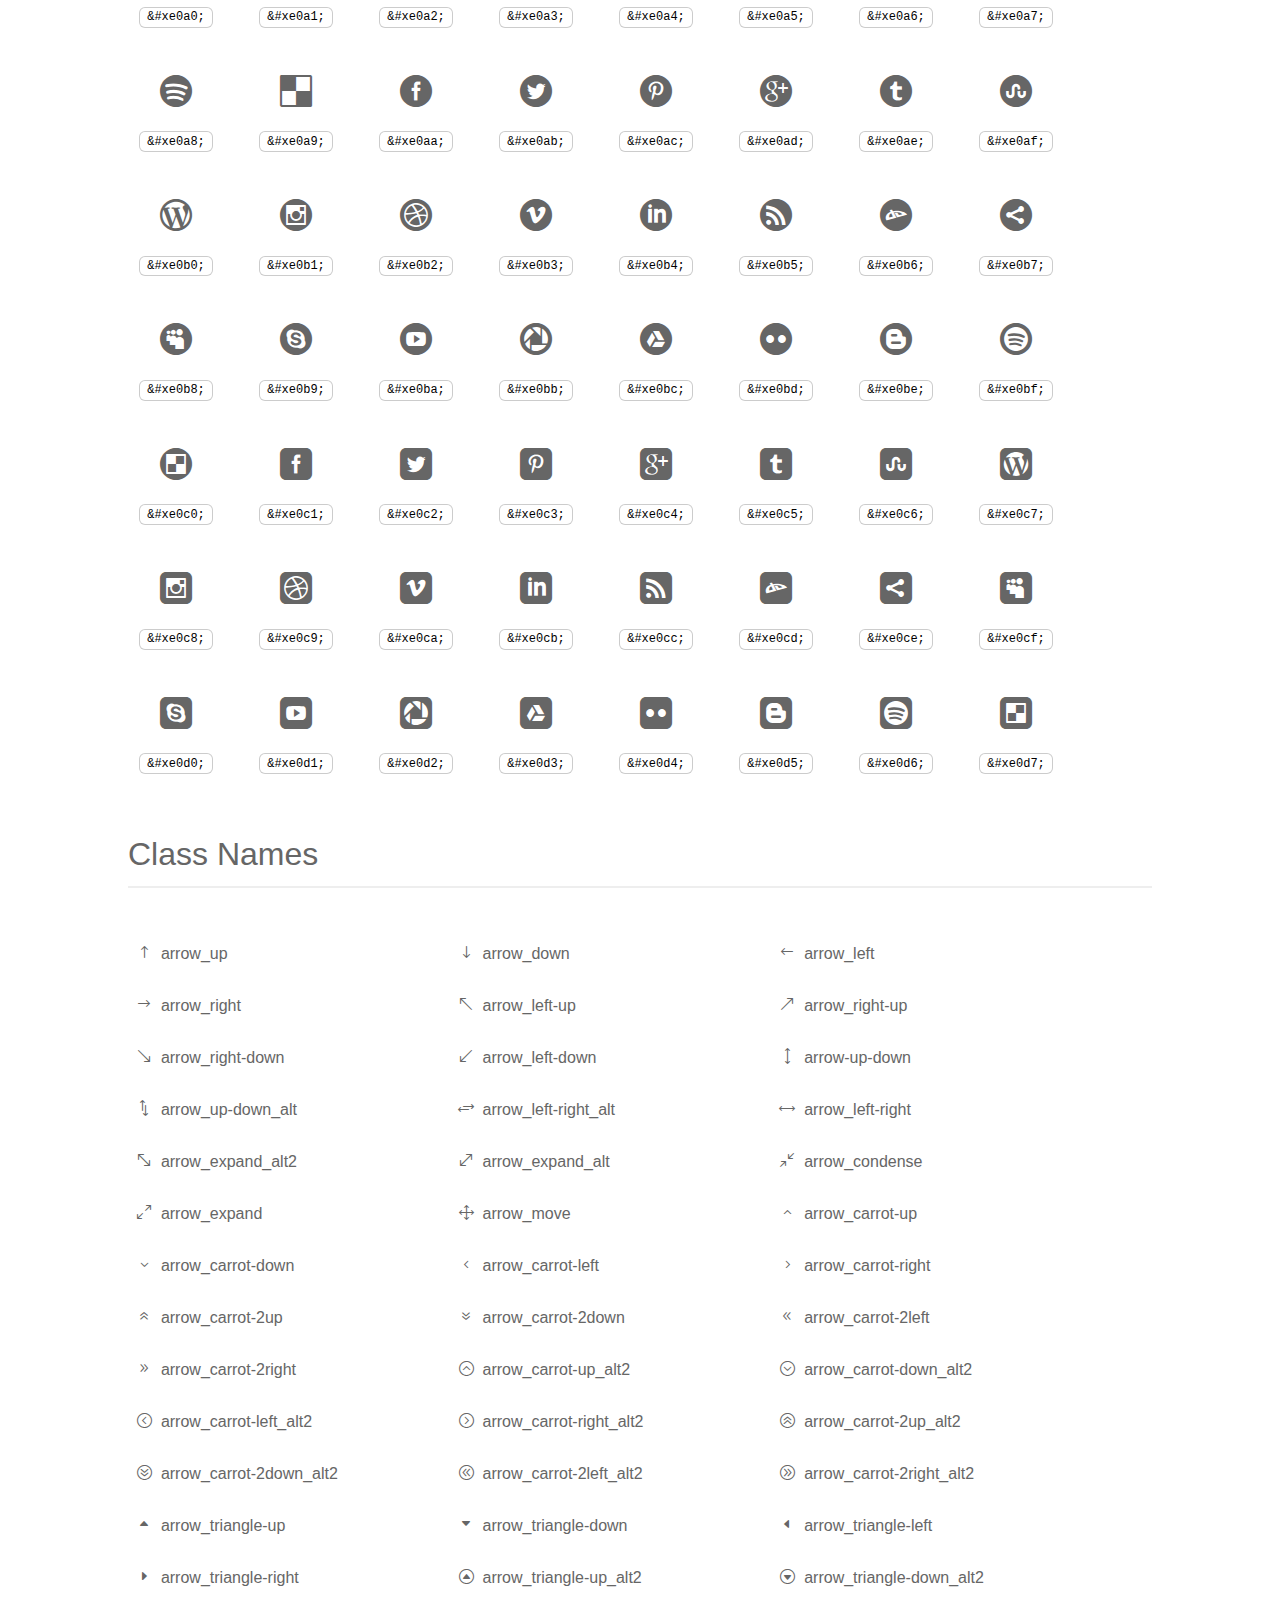
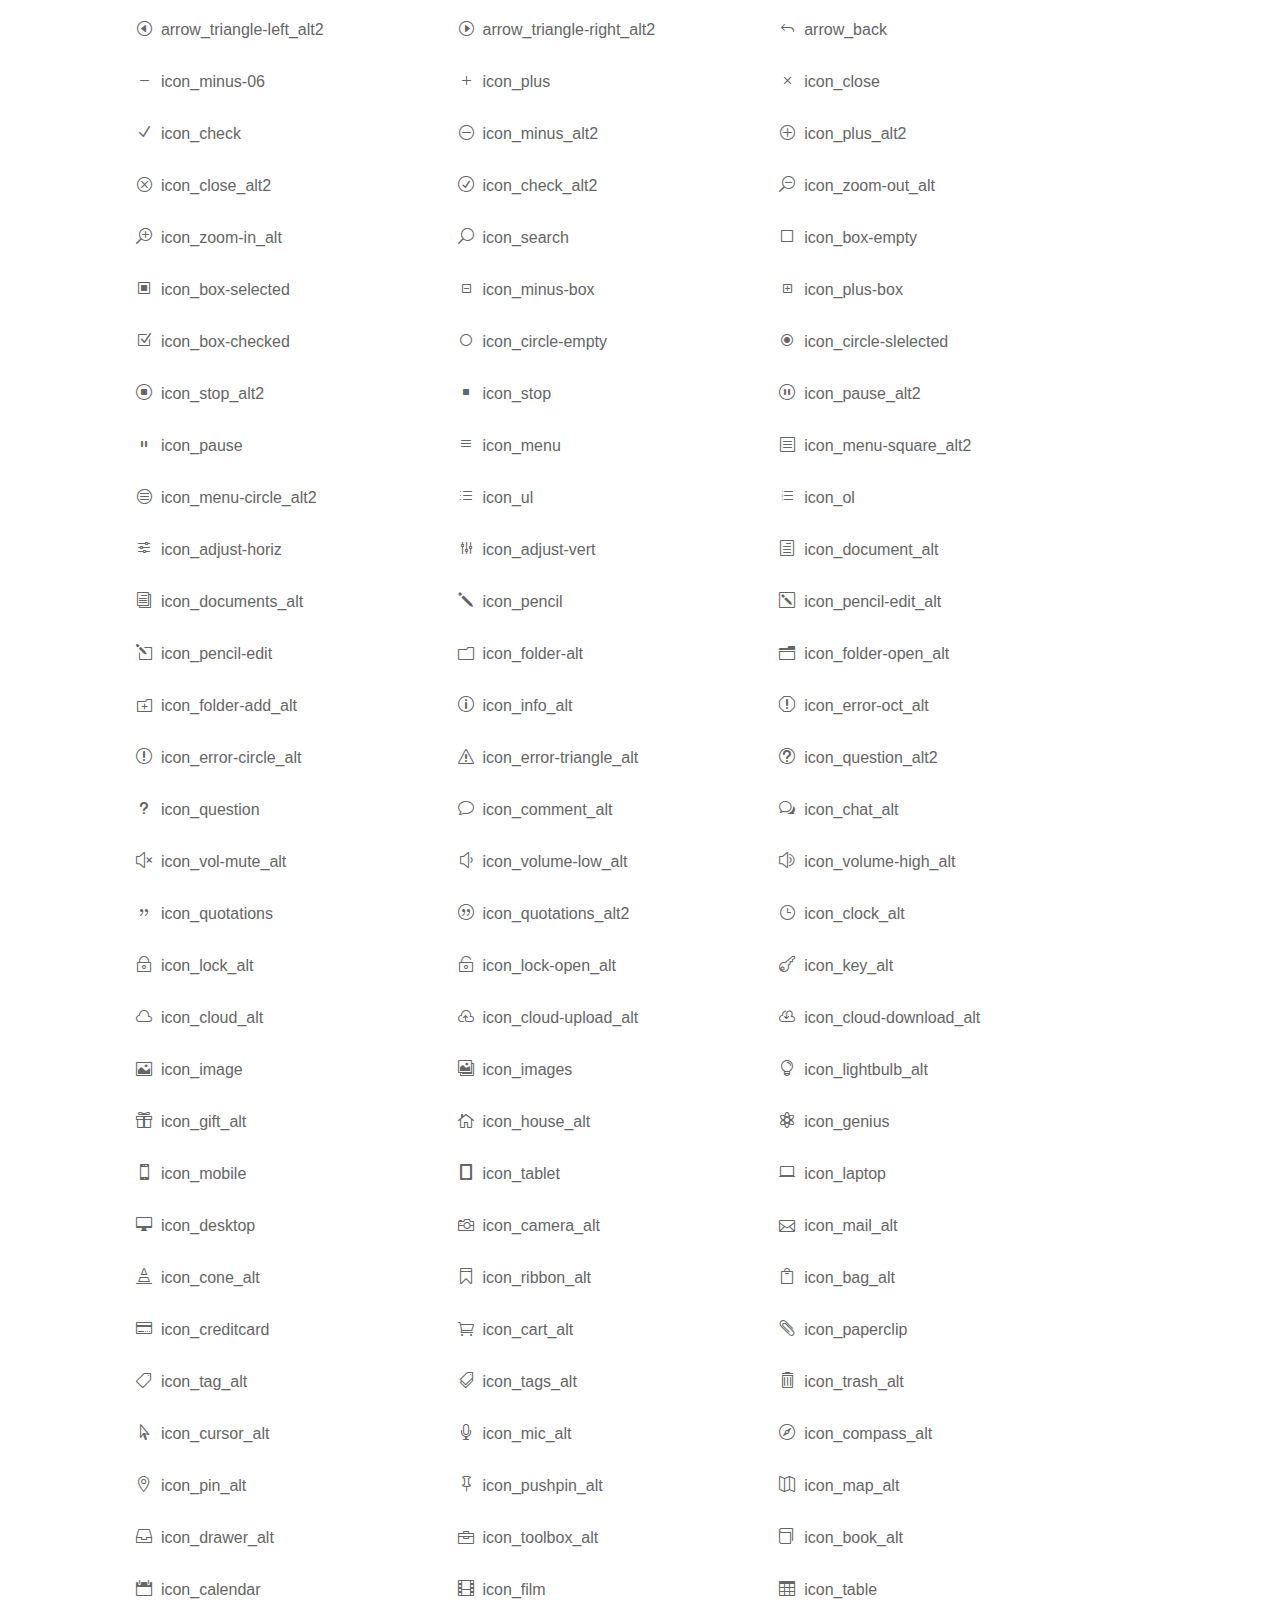
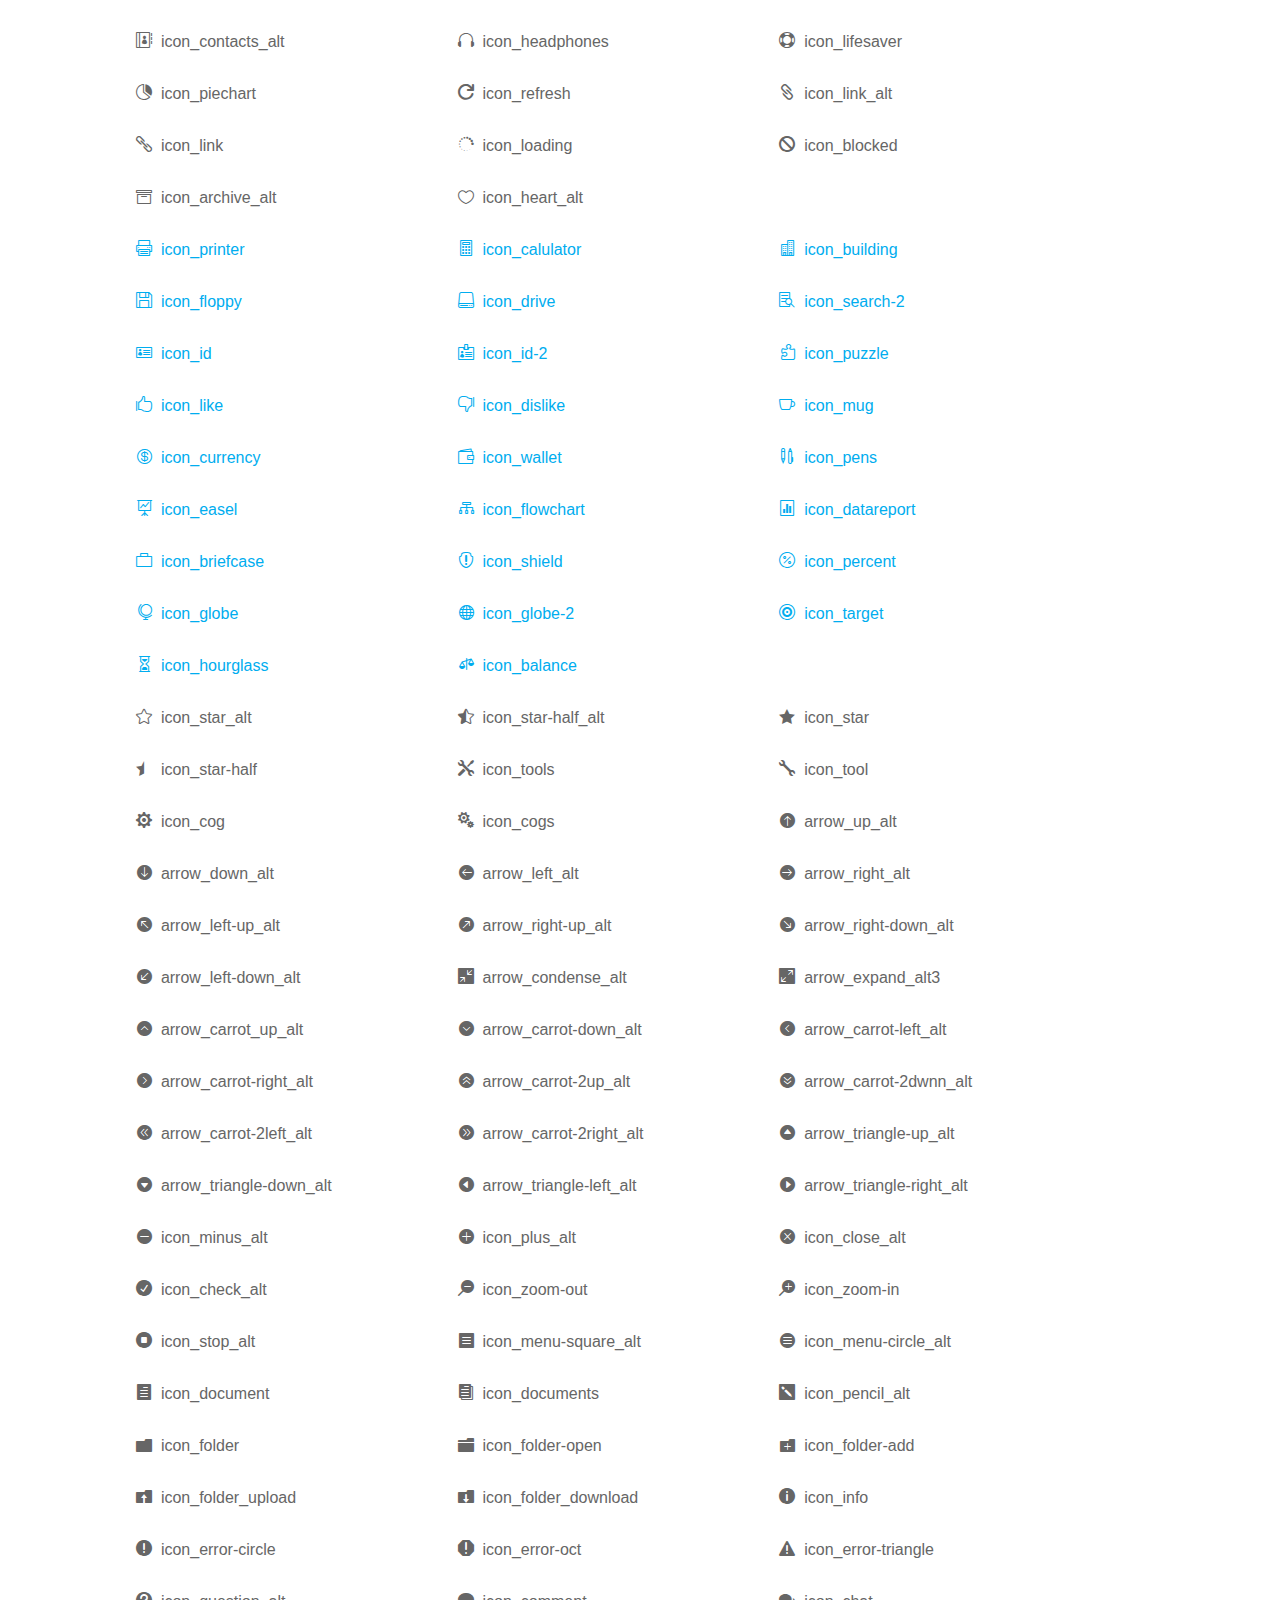
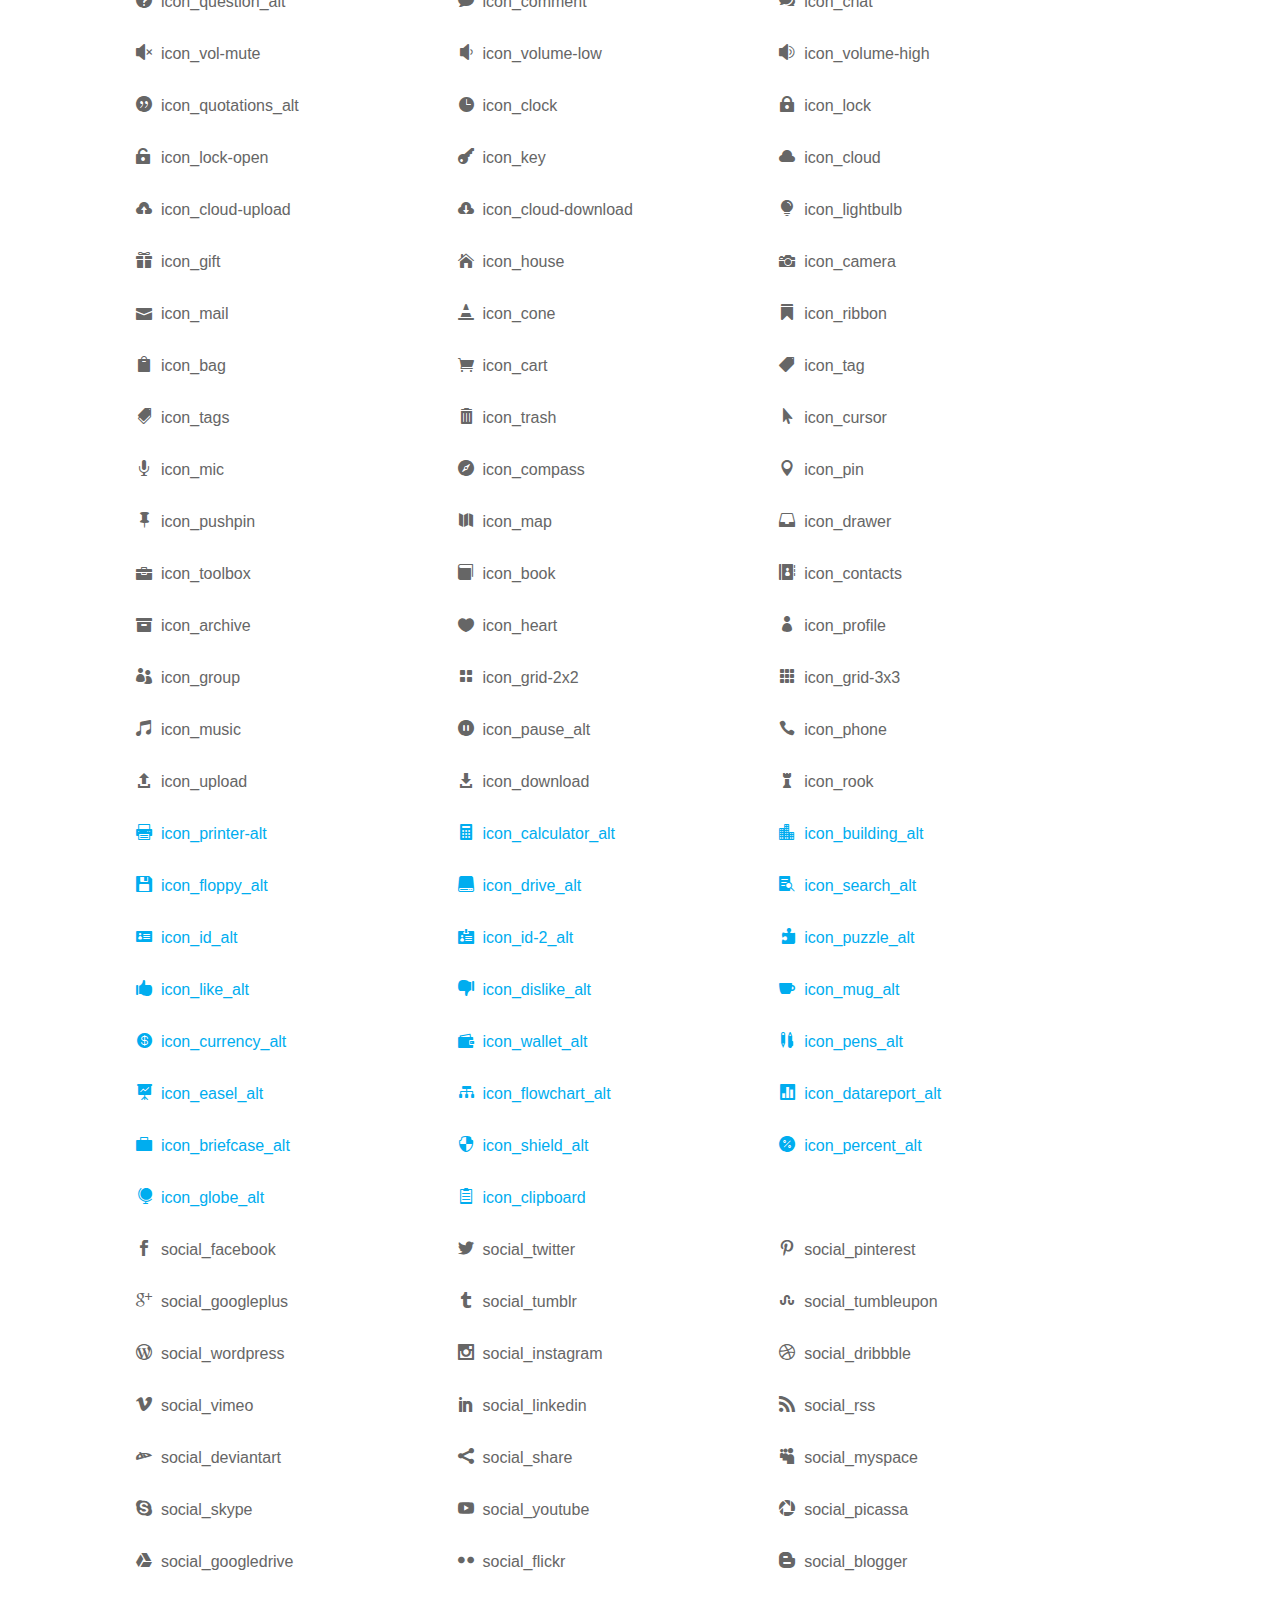
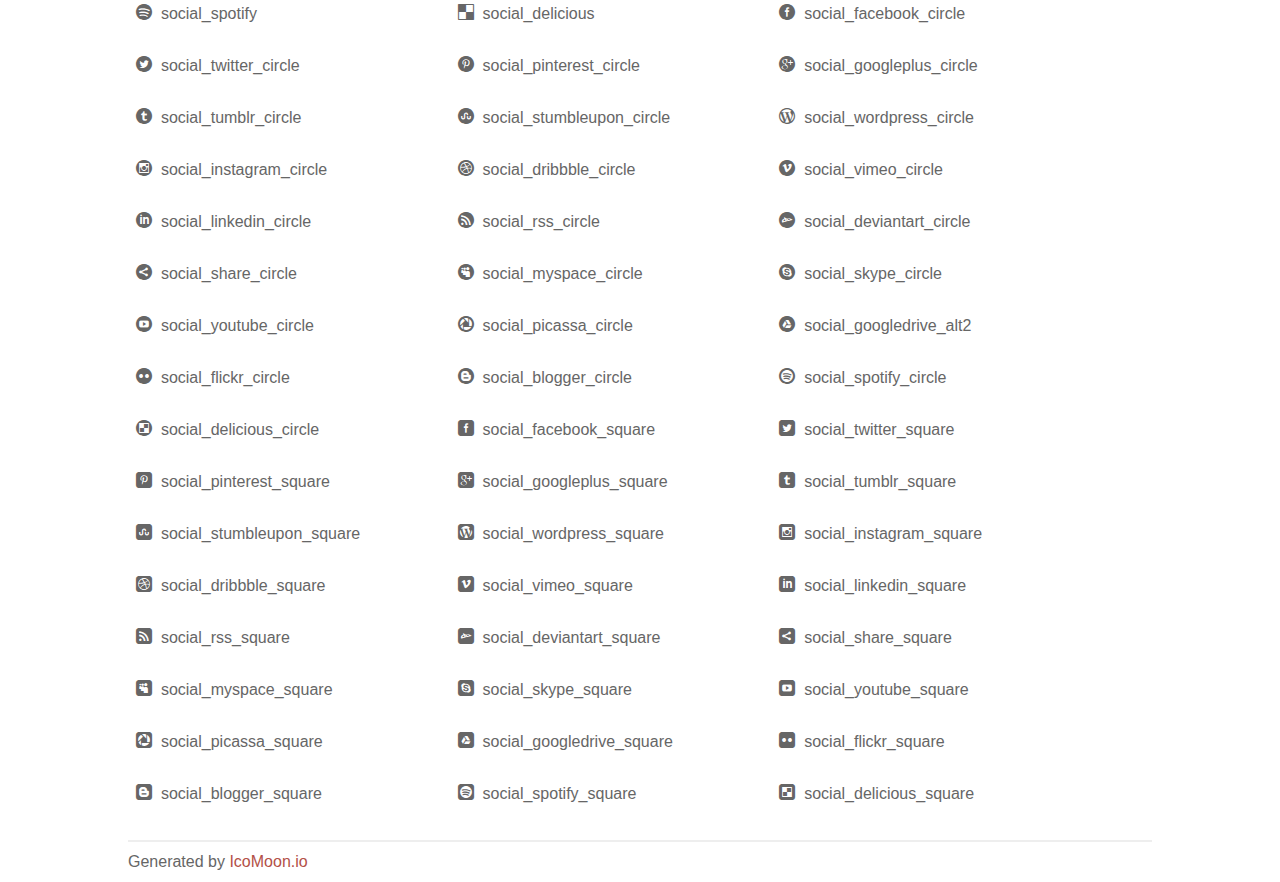
<file: fonts/elegant_font/HTML_CSS/index.html>
<!doctype html>
<html>
<head>
<title>Your Font/Glyphs</title>
<link rel="stylesheet" href="style.css" >
<!--[if lte IE 7]><script src="lte-ie7.js"></script><![endif]-->
<style>
	section, header, footer {display: block;}
	body {
		font-family: sans-serif;
		color: #666;
		line-height: 1.5;
		font-size: 1em;
	}
	* {
		-moz-box-sizing: border-box;
		-webkit-box-sizing: border-box;
		box-sizing: border-box;
		margin: 0;
		padding: 0;
	}
	.glyph {
		float: left;
		text-align: center;
		padding: .75em;
		margin: .4em 1.5em .75em 0;
		width: 6em;
		text-shadow: none;
	}
	
	.glyph input {
		font-family: consolas, monospace;
		font-size: 12px;
		width: 100%;
		text-align: center;
		border: 0;
		box-shadow: 0 0 0 1px #ccc;
		padding: .2em;
                -moz-border-radius: 5px;
                -webkit-border-radius: 5px;
	}
	
	

	.new {
		color:#00adef !important;
	}

	
	.w-main {
		width: 80%;
	}
	.centered {
		margin-left: auto;
		margin-right: auto;
	}
	.fs1 {
		font-size: 2em;
	}
	header {
		margin: 2em 0;
		padding-bottom: .5em;
		color: #666;
		box-shadow: 0 2px #eee;
	}
	header h1 {
		font-size: 2em;
		font-weight: normal;
	}
	.clearfix:before, .clearfix:after { content: ""; display: table; }
	.clearfix:after, .clear { clear: both; }
	footer {
		margin-top: 2em;
		padding: .5em 0;
		box-shadow: 0 -2px #eee;
	}
	a, a:visited {
		color: #B35047;
		text-decoration: none;
	}
	a:hover, a:focus {color: #000;}
	
	.box1 {
		font-size: 16px;
		display: inline-block;
		width: 30%;
		padding: .25em .5em;
		margin: 20px 10px 0 0;
	}
</style>
</head>
<body>
	<div class="w-main centered">
	<section class="mtm clearfix" id="glyphs">
	<div class="glyph">
		<div class="fs1" aria-hidden="true" data-icon="&#x21;"></div>
		<input type="text" readonly value="&amp;#x21;" >
	</div>
	<div class="glyph">
		<div class="fs1" aria-hidden="true" data-icon="&#x22;"></div>
		<input type="text" readonly value="&amp;#x22;" >
	</div>
	<div class="glyph">
		<div class="fs1" aria-hidden="true" data-icon="&#x23;"></div>
		<input type="text" readonly value="&amp;#x23;" >
	</div>
	<div class="glyph">
		<div class="fs1" aria-hidden="true" data-icon="&#x24;"></div>
		<input type="text" readonly value="&amp;#x24;" >
	</div>
	<div class="glyph">
		<div class="fs1" aria-hidden="true" data-icon="&#x25;"></div>
		<input type="text" readonly value="&amp;#x25;" >
	</div>
	<div class="glyph">
		<div class="fs1" aria-hidden="true" data-icon="&#x26;"></div>
		<input type="text" readonly value="&amp;#x26;" >
	</div>
	<div class="glyph">
		<div class="fs1" aria-hidden="true" data-icon="&#x27;"></div>
		<input type="text" readonly value="&amp;#x27;" >
	</div>
	<div class="glyph">
		<div class="fs1" aria-hidden="true" data-icon="&#x28;"></div>
		<input type="text" readonly value="&amp;#x28;" >
	</div>
	<div class="glyph">
		<div class="fs1" aria-hidden="true" data-icon="&#x29;"></div>
		<input type="text" readonly value="&amp;#x29;" >
	</div>
	<div class="glyph">
		<div class="fs1" aria-hidden="true" data-icon="&#x2a;"></div>
		<input type="text" readonly value="&amp;#x2a;" >
	</div>
	<div class="glyph">
		<div class="fs1" aria-hidden="true" data-icon="&#x2b;"></div>
		<input type="text" readonly value="&amp;#x2b;" >
	</div>
	<div class="glyph">
		<div class="fs1" aria-hidden="true" data-icon="&#x2c;"></div>
		<input type="text" readonly value="&amp;#x2c;" >
	</div>
	<div class="glyph">
		<div class="fs1" aria-hidden="true" data-icon="&#x2d;"></div>
		<input type="text" readonly value="&amp;#x2d;" >
	</div>
	<div class="glyph">
		<div class="fs1" aria-hidden="true" data-icon="&#x2e;"></div>
		<input type="text" readonly value="&amp;#x2e;" >
	</div>
	<div class="glyph">
		<div class="fs1" aria-hidden="true" data-icon="&#x2f;"></div>
		<input type="text" readonly value="&amp;#x2f;" >
	</div>
	<div class="glyph">
		<div class="fs1" aria-hidden="true" data-icon="&#x30;"></div>
		<input type="text" readonly value="&amp;#x30;" >
	</div>
	<div class="glyph">
		<div class="fs1" aria-hidden="true" data-icon="&#x31;"></div>
		<input type="text" readonly value="&amp;#x31;" >
	</div>
	<div class="glyph">
		<div class="fs1" aria-hidden="true" data-icon="&#x32;"></div>
		<input type="text" readonly value="&amp;#x32;" >
	</div>
	<div class="glyph">
		<div class="fs1" aria-hidden="true" data-icon="&#x33;"></div>
		<input type="text" readonly value="&amp;#x33;" >
	</div>
	<div class="glyph">
		<div class="fs1" aria-hidden="true" data-icon="&#x34;"></div>
		<input type="text" readonly value="&amp;#x34;" >
	</div>
	<div class="glyph">
		<div class="fs1" aria-hidden="true" data-icon="&#x35;"></div>
		<input type="text" readonly value="&amp;#x35;" >
	</div>
	<div class="glyph">
		<div class="fs1" aria-hidden="true" data-icon="&#x36;"></div>
		<input type="text" readonly value="&amp;#x36;" >
	</div>
	<div class="glyph">
		<div class="fs1" aria-hidden="true" data-icon="&#x37;"></div>
		<input type="text" readonly value="&amp;#x37;" >
	</div>
	<div class="glyph">
		<div class="fs1" aria-hidden="true" data-icon="&#x38;"></div>
		<input type="text" readonly value="&amp;#x38;" >
	</div>
	<div class="glyph">
		<div class="fs1" aria-hidden="true" data-icon="&#x39;"></div>
		<input type="text" readonly value="&amp;#x39;" >
	</div>
	<div class="glyph">
		<div class="fs1" aria-hidden="true" data-icon="&#x3a;"></div>
		<input type="text" readonly value="&amp;#x3a;" >
	</div>
	<div class="glyph">
		<div class="fs1" aria-hidden="true" data-icon="&#x3b;"></div>
		<input type="text" readonly value="&amp;#x3b;" >
	</div>
	<div class="glyph">
		<div class="fs1" aria-hidden="true" data-icon="&#x3c;"></div>
		<input type="text" readonly value="&amp;#x3c;" >
	</div>
	<div class="glyph">
		<div class="fs1" aria-hidden="true" data-icon="&#x3d;"></div>
		<input type="text" readonly value="&amp;#x3d;" >
	</div>
	<div class="glyph">
		<div class="fs1" aria-hidden="true" data-icon="&#x3e;"></div>
		<input type="text" readonly value="&amp;#x3e;" >
	</div>
	<div class="glyph">
		<div class="fs1" aria-hidden="true" data-icon="&#x3f;"></div>
		<input type="text" readonly value="&amp;#x3f;" >
	</div>
	<div class="glyph">
		<div class="fs1" aria-hidden="true" data-icon="&#x40;"></div>
		<input type="text" readonly value="&amp;#x40;" >
	</div>
	<div class="glyph">
		<div class="fs1" aria-hidden="true" data-icon="&#x41;"></div>
		<input type="text" readonly value="&amp;#x41;" >
	</div>
	<div class="glyph">
		<div class="fs1" aria-hidden="true" data-icon="&#x42;"></div>
		<input type="text" readonly value="&amp;#x42;" >
	</div>
	<div class="glyph">
		<div class="fs1" aria-hidden="true" data-icon="&#x43;"></div>
		<input type="text" readonly value="&amp;#x43;" >
	</div>
	<div class="glyph">
		<div class="fs1" aria-hidden="true" data-icon="&#x44;"></div>
		<input type="text" readonly value="&amp;#x44;" >
	</div>
	<div class="glyph">
		<div class="fs1" aria-hidden="true" data-icon="&#x45;"></div>
		<input type="text" readonly value="&amp;#x45;" >
	</div>
	<div class="glyph">
		<div class="fs1" aria-hidden="true" data-icon="&#x46;"></div>
		<input type="text" readonly value="&amp;#x46;" >
	</div>
	<div class="glyph">
		<div class="fs1" aria-hidden="true" data-icon="&#x47;"></div>
		<input type="text" readonly value="&amp;#x47;" >
	</div>
	<div class="glyph">
		<div class="fs1" aria-hidden="true" data-icon="&#x48;"></div>
		<input type="text" readonly value="&amp;#x48;" >
	</div>
	<div class="glyph">
		<div class="fs1" aria-hidden="true" data-icon="&#x49;"></div>
		<input type="text" readonly value="&amp;#x49;" >
	</div>
	<div class="glyph">
		<div class="fs1" aria-hidden="true" data-icon="&#x4a;"></div>
		<input type="text" readonly value="&amp;#x4a;" >
	</div>
	<div class="glyph">
		<div class="fs1" aria-hidden="true" data-icon="&#x4b;"></div>
		<input type="text" readonly value="&amp;#x4b;" >
	</div>
	<div class="glyph">
		<div class="fs1" aria-hidden="true" data-icon="&#x4c;"></div>
		<input type="text" readonly value="&amp;#x4c;" >
	</div>
	<div class="glyph">
		<div class="fs1" aria-hidden="true" data-icon="&#x4d;"></div>
		<input type="text" readonly value="&amp;#x4d;" >
	</div>
	<div class="glyph">
		<div class="fs1" aria-hidden="true" data-icon="&#x4e;"></div>
		<input type="text" readonly value="&amp;#x4e;" >
	</div>
	<div class="glyph">
		<div class="fs1" aria-hidden="true" data-icon="&#x4f;"></div>
		<input type="text" readonly value="&amp;#x4f;" >
	</div>
	<div class="glyph">
		<div class="fs1" aria-hidden="true" data-icon="&#x50;"></div>
		<input type="text" readonly value="&amp;#x50;" >
	</div>
	<div class="glyph">
		<div class="fs1" aria-hidden="true" data-icon="&#x51;"></div>
		<input type="text" readonly value="&amp;#x51;" >
	</div>
	<div class="glyph">
		<div class="fs1" aria-hidden="true" data-icon="&#x52;"></div>
		<input type="text" readonly value="&amp;#x52;" >
	</div>
	<div class="glyph">
		<div class="fs1" aria-hidden="true" data-icon="&#x53;"></div>
		<input type="text" readonly value="&amp;#x53;" >
	</div>
	<div class="glyph">
		<div class="fs1" aria-hidden="true" data-icon="&#x54;"></div>
		<input type="text" readonly value="&amp;#x54;" >
	</div>
	<div class="glyph">
		<div class="fs1" aria-hidden="true" data-icon="&#x55;"></div>
		<input type="text" readonly value="&amp;#x55;" >
	</div>
	<div class="glyph">
		<div class="fs1" aria-hidden="true" data-icon="&#x56;"></div>
		<input type="text" readonly value="&amp;#x56;" >
	</div>
	<div class="glyph">
		<div class="fs1" aria-hidden="true" data-icon="&#x57;"></div>
		<input type="text" readonly value="&amp;#x57;" >
	</div>
	<div class="glyph">
		<div class="fs1" aria-hidden="true" data-icon="&#x58;"></div>
		<input type="text" readonly value="&amp;#x58;" >
	</div>
	<div class="glyph">
		<div class="fs1" aria-hidden="true" data-icon="&#x59;"></div>
		<input type="text" readonly value="&amp;#x59;" >
	</div>
	<div class="glyph">
		<div class="fs1" aria-hidden="true" data-icon="&#x5a;"></div>
		<input type="text" readonly value="&amp;#x5a;" >
	</div>
	<div class="glyph">
		<div class="fs1" aria-hidden="true" data-icon="&#x5b;"></div>
		<input type="text" readonly value="&amp;#x5b;" >
	</div>
	<div class="glyph">
		<div class="fs1" aria-hidden="true" data-icon="&#x5c;"></div>
		<input type="text" readonly value="&amp;#x5c;" >
	</div>
	<div class="glyph">
		<div class="fs1" aria-hidden="true" data-icon="&#x5d;"></div>
		<input type="text" readonly value="&amp;#x5d;" >
	</div>
	<div class="glyph">
		<div class="fs1" aria-hidden="true" data-icon="&#x5e;"></div>
		<input type="text" readonly value="&amp;#x5e;" >
	</div>
	<div class="glyph">
		<div class="fs1" aria-hidden="true" data-icon="&#x5f;"></div>
		<input type="text" readonly value="&amp;#x5f;" >
	</div>
	<div class="glyph">
		<div class="fs1" aria-hidden="true" data-icon="&#x60;"></div>
		<input type="text" readonly value="&amp;#x60;" >
	</div>
	<div class="glyph">
		<div class="fs1" aria-hidden="true" data-icon="&#x61;"></div>
		<input type="text" readonly value="&amp;#x61;" >
	</div>
	<div class="glyph">
		<div class="fs1" aria-hidden="true" data-icon="&#x62;"></div>
		<input type="text" readonly value="&amp;#x62;" >
	</div>
	<div class="glyph">
		<div class="fs1" aria-hidden="true" data-icon="&#x63;"></div>
		<input type="text" readonly value="&amp;#x63;" >
	</div>
	<div class="glyph">
		<div class="fs1" aria-hidden="true" data-icon="&#x64;"></div>
		<input type="text" readonly value="&amp;#x64;" >
	</div>
	<div class="glyph">
		<div class="fs1" aria-hidden="true" data-icon="&#x65;"></div>
		<input type="text" readonly value="&amp;#x65;" >
	</div>
	<div class="glyph">
		<div class="fs1" aria-hidden="true" data-icon="&#x66;"></div>
		<input type="text" readonly value="&amp;#x66;" >
	</div>
	<div class="glyph">
		<div class="fs1" aria-hidden="true" data-icon="&#x67;"></div>
		<input type="text" readonly value="&amp;#x67;" >
	</div>
	<div class="glyph">
		<div class="fs1" aria-hidden="true" data-icon="&#x68;"></div>
		<input type="text" readonly value="&amp;#x68;" >
	</div>
	<div class="glyph">
		<div class="fs1" aria-hidden="true" data-icon="&#x69;"></div>
		<input type="text" readonly value="&amp;#x69;" >
	</div>
	<div class="glyph">
		<div class="fs1" aria-hidden="true" data-icon="&#x6a;"></div>
		<input type="text" readonly value="&amp;#x6a;" >
	</div>
	<div class="glyph">
		<div class="fs1" aria-hidden="true" data-icon="&#x6b;"></div>
		<input type="text" readonly value="&amp;#x6b;" >
	</div>
	<div class="glyph">
		<div class="fs1" aria-hidden="true" data-icon="&#x6c;"></div>
		<input type="text" readonly value="&amp;#x6c;" >
	</div>
	<div class="glyph">
		<div class="fs1" aria-hidden="true" data-icon="&#x6d;"></div>
		<input type="text" readonly value="&amp;#x6d;" >
	</div>
	<div class="glyph">
		<div class="fs1" aria-hidden="true" data-icon="&#x6e;"></div>
		<input type="text" readonly value="&amp;#x6e;" >
	</div>
	<div class="glyph">
		<div class="fs1" aria-hidden="true" data-icon="&#x6f;"></div>
		<input type="text" readonly value="&amp;#x6f;" >
	</div>
	<div class="glyph">
		<div class="fs1" aria-hidden="true" data-icon="&#x70;"></div>
		<input type="text" readonly value="&amp;#x70;" >
	</div>
	<div class="glyph">
		<div class="fs1" aria-hidden="true" data-icon="&#x71;"></div>
		<input type="text" readonly value="&amp;#x71;" >
	</div>
	<div class="glyph">
		<div class="fs1" aria-hidden="true" data-icon="&#x72;"></div>
		<input type="text" readonly value="&amp;#x72;" >
	</div>
	<div class="glyph">
		<div class="fs1" aria-hidden="true" data-icon="&#x73;"></div>
		<input type="text" readonly value="&amp;#x73;" >
	</div>
	<div class="glyph">
		<div class="fs1" aria-hidden="true" data-icon="&#x74;"></div>
		<input type="text" readonly value="&amp;#x74;" >
	</div>
	<div class="glyph">
		<div class="fs1" aria-hidden="true" data-icon="&#x75;"></div>
		<input type="text" readonly value="&amp;#x75;" >
	</div>
	<div class="glyph">
		<div class="fs1" aria-hidden="true" data-icon="&#x76;"></div>
		<input type="text" readonly value="&amp;#x76;" >
	</div>
	<div class="glyph">
		<div class="fs1" aria-hidden="true" data-icon="&#x77;"></div>
		<input type="text" readonly value="&amp;#x77;" >
	</div>
	<div class="glyph">
		<div class="fs1" aria-hidden="true" data-icon="&#x78;"></div>
		<input type="text" readonly value="&amp;#x78;" >
	</div>
	<div class="glyph">
		<div class="fs1" aria-hidden="true" data-icon="&#x79;"></div>
		<input type="text" readonly value="&amp;#x79;" >
	</div>
	<div class="glyph">
		<div class="fs1" aria-hidden="true" data-icon="&#x7a;"></div>
		<input type="text" readonly value="&amp;#x7a;" >
	</div>
	<div class="glyph">
		<div class="fs1" aria-hidden="true" data-icon="&#x7b;"></div>
		<input type="text" readonly value="&amp;#x7b;" >
	</div>
	<div class="glyph">
		<div class="fs1" aria-hidden="true" data-icon="&#x7c;"></div>
		<input type="text" readonly value="&amp;#x7c;" >
	</div>
	<div class="glyph">
		<div class="fs1" aria-hidden="true" data-icon="&#x7d;"></div>
		<input type="text" readonly value="&amp;#x7d;" >
	</div>
	<div class="glyph">
		<div class="fs1" aria-hidden="true" data-icon="&#x7e;"></div>
		<input type="text" readonly value="&amp;#x7e;" >
	</div>
	<div class="glyph">
		<div class="fs1" aria-hidden="true" data-icon="&#xe000;"></div>
		<input type="text" readonly value="&amp;#xe000;" >
	</div>
	<div class="glyph">
		<div class="fs1" aria-hidden="true" data-icon="&#xe001;"></div>
		<input type="text" readonly value="&amp;#xe001;" >
	</div>
	<div class="glyph">
		<div class="fs1" aria-hidden="true" data-icon="&#xe002;"></div>
		<input type="text" readonly value="&amp;#xe002;" >
	</div>
	<div class="glyph">
		<div class="fs1" aria-hidden="true" data-icon="&#xe003;"></div>
		<input type="text" readonly value="&amp;#xe003;" >
	</div>
	<div class="glyph">
		<div class="fs1" aria-hidden="true" data-icon="&#xe004;"></div>
		<input type="text" readonly value="&amp;#xe004;" >
	</div>
	<div class="glyph">
		<div class="fs1" aria-hidden="true" data-icon="&#xe005;"></div>
		<input type="text" readonly value="&amp;#xe005;" >
	</div>
	<div class="glyph">
		<div class="fs1" aria-hidden="true" data-icon="&#xe006;"></div>
		<input type="text" readonly value="&amp;#xe006;" >
	</div>
	<div class="glyph">
		<div class="fs1" aria-hidden="true" data-icon="&#xe007;"></div>
		<input type="text" readonly value="&amp;#xe007;" >
	</div>
	<div class="glyph">
		<div class="fs1" aria-hidden="true" data-icon="&#xe008;"></div>
		<input type="text" readonly value="&amp;#xe008;" >
	</div>
	<div class="glyph">
		<div class="fs1" aria-hidden="true" data-icon="&#xe009;"></div>
		<input type="text" readonly value="&amp;#xe009;" >
	</div>
	<div class="glyph">
		<div class="fs1" aria-hidden="true" data-icon="&#xe00a;"></div>
		<input type="text" readonly value="&amp;#xe00a;" >
	</div>
	<div class="glyph">
		<div class="fs1" aria-hidden="true" data-icon="&#xe00b;"></div>
		<input type="text" readonly value="&amp;#xe00b;" >
	</div>
	<div class="glyph">
		<div class="fs1" aria-hidden="true" data-icon="&#xe00c;"></div>
		<input type="text" readonly value="&amp;#xe00c;" >
	</div>
	<div class="glyph">
		<div class="fs1" aria-hidden="true" data-icon="&#xe00d;"></div>
		<input type="text" readonly value="&amp;#xe00d;" >
	</div>
	<div class="glyph">
		<div class="fs1" aria-hidden="true" data-icon="&#xe00e;"></div>
		<input type="text" readonly value="&amp;#xe00e;" >
	</div>
	<div class="glyph">
		<div class="fs1" aria-hidden="true" data-icon="&#xe00f;"></div>
		<input type="text" readonly value="&amp;#xe00f;" >
	</div>
	<div class="glyph">
		<div class="fs1" aria-hidden="true" data-icon="&#xe010;"></div>
		<input type="text" readonly value="&amp;#xe010;" >
	</div>
	<div class="glyph">
		<div class="fs1" aria-hidden="true" data-icon="&#xe011;"></div>
		<input type="text" readonly value="&amp;#xe011;" >
	</div>
	<div class="glyph">
		<div class="fs1" aria-hidden="true" data-icon="&#xe012;"></div>
		<input type="text" readonly value="&amp;#xe012;" >
	</div>
	<div class="glyph">
		<div class="fs1" aria-hidden="true" data-icon="&#xe013;"></div>
		<input type="text" readonly value="&amp;#xe013;" >
	</div>
	<div class="glyph">
		<div class="fs1" aria-hidden="true" data-icon="&#xe014;"></div>
		<input type="text" readonly value="&amp;#xe014;" >
	</div>
	<div class="glyph">
		<div class="fs1" aria-hidden="true" data-icon="&#xe015;"></div>
		<input type="text" readonly value="&amp;#xe015;" >
	</div>
	<div class="glyph">
		<div class="fs1" aria-hidden="true" data-icon="&#xe016;"></div>
		<input type="text" readonly value="&amp;#xe016;" >
	</div>
	<div class="glyph">
		<div class="fs1" aria-hidden="true" data-icon="&#xe017;"></div>
		<input type="text" readonly value="&amp;#xe017;" >
	</div>
	<div class="glyph">
		<div class="fs1" aria-hidden="true" data-icon="&#xe018;"></div>
		<input type="text" readonly value="&amp;#xe018;" >
	</div>
	<div class="glyph">
		<div class="fs1" aria-hidden="true" data-icon="&#xe019;"></div>
		<input type="text" readonly value="&amp;#xe019;" >
	</div>
	<div class="glyph">
		<div class="fs1" aria-hidden="true" data-icon="&#xe01a;"></div>
		<input type="text" readonly value="&amp;#xe01a;" >
	</div>
	<div class="glyph">
		<div class="fs1" aria-hidden="true" data-icon="&#xe01b;"></div>
		<input type="text" readonly value="&amp;#xe01b;" >
	</div>
	<div class="glyph">
		<div class="fs1" aria-hidden="true" data-icon="&#xe01c;"></div>
		<input type="text" readonly value="&amp;#xe01c;" >
	</div>
	<div class="glyph">
		<div class="fs1" aria-hidden="true" data-icon="&#xe01d;"></div>
		<input type="text" readonly value="&amp;#xe01d;" >
	</div>
	<div class="glyph">
		<div class="fs1" aria-hidden="true" data-icon="&#xe01e;"></div>
		<input type="text" readonly value="&amp;#xe01e;" >
	</div>
	<div class="glyph">
		<div class="fs1" aria-hidden="true" data-icon="&#xe01f;"></div>
		<input type="text" readonly value="&amp;#xe01f;" >
	</div>
	<div class="glyph">
		<div class="fs1" aria-hidden="true" data-icon="&#xe020;"></div>
		<input type="text" readonly value="&amp;#xe020;" >
	</div>
	<div class="glyph">
		<div class="fs1" aria-hidden="true" data-icon="&#xe021;"></div>
		<input type="text" readonly value="&amp;#xe021;" >
	</div>
	<div class="glyph">
		<div class="fs1" aria-hidden="true" data-icon="&#xe022;"></div>
		<input type="text" readonly value="&amp;#xe022;" >
	</div>
	<div class="glyph">
		<div class="fs1" aria-hidden="true" data-icon="&#xe023;"></div>
		<input type="text" readonly value="&amp;#xe023;" >
	</div>
	<div class="glyph">
		<div class="fs1" aria-hidden="true" data-icon="&#xe024;"></div>
		<input type="text" readonly value="&amp;#xe024;" >
	</div>
	<div class="glyph">
		<div class="fs1" aria-hidden="true" data-icon="&#xe025;"></div>
		<input type="text" readonly value="&amp;#xe025;" >
	</div>
	<div class="glyph">
		<div class="fs1" aria-hidden="true" data-icon="&#xe026;"></div>
		<input type="text" readonly value="&amp;#xe026;" >
	</div>
	<div class="glyph">
		<div class="fs1" aria-hidden="true" data-icon="&#xe027;"></div>
		<input type="text" readonly value="&amp;#xe027;" >
	</div>
	<div class="glyph">
		<div class="fs1" aria-hidden="true" data-icon="&#xe028;"></div>
		<input type="text" readonly value="&amp;#xe028;" >
	</div>
	<div class="glyph">
		<div class="fs1" aria-hidden="true" data-icon="&#xe029;"></div>
		<input type="text" readonly value="&amp;#xe029;" >
	</div>
	<div class="glyph">
		<div class="fs1" aria-hidden="true" data-icon="&#xe02a;"></div>
		<input type="text" readonly value="&amp;#xe02a;" >
	</div>
	<div class="glyph">
		<div class="fs1" aria-hidden="true" data-icon="&#xe02b;"></div>
		<input type="text" readonly value="&amp;#xe02b;" >
	</div>
	<div class="glyph">
		<div class="fs1" aria-hidden="true" data-icon="&#xe02c;"></div>
		<input type="text" readonly value="&amp;#xe02c;" >
	</div>
	<div class="glyph">
		<div class="fs1" aria-hidden="true" data-icon="&#xe02d;"></div>
		<input type="text" readonly value="&amp;#xe02d;" >
	</div>
	<div class="glyph">
		<div class="fs1" aria-hidden="true" data-icon="&#xe02e;"></div>
		<input type="text" readonly value="&amp;#xe02e;" >
	</div>
	<div class="glyph">
		<div class="fs1" aria-hidden="true" data-icon="&#xe02f;"></div>
		<input type="text" readonly value="&amp;#xe02f;" >
	</div>
	<div class="glyph">
		<div class="fs1" aria-hidden="true" data-icon="&#xe030;"></div>
		<input type="text" readonly value="&amp;#xe030;" >
	</div>
    
    <div class="new">
    
    <div class="glyph">
		<div class="fs1" aria-hidden="true" data-icon="&#xe103;"></div>
		<input type="text" readonly value="&amp;#xe103;" >
	</div>
	<div class="glyph">
		<div class="fs1" aria-hidden="true" data-icon="&#xe0ee;"></div>
		<input type="text" readonly value="&amp;#xe0ee;" >
	</div>
	<div class="glyph">
		<div class="fs1" aria-hidden="true" data-icon="&#xe0ef;"></div>
		<input type="text" readonly value="&amp;#xe0ef;" >
	</div>
	<div class="glyph">
		<div class="fs1" aria-hidden="true" data-icon="&#xe0e8;"></div>
		<input type="text" readonly value="&amp;#xe0e8;" >
	</div>
	<div class="glyph">
		<div class="fs1" aria-hidden="true" data-icon="&#xe0ea;"></div>
		<input type="text" readonly value="&amp;#xe0ea;" >
	</div>
	<div class="glyph">
		<div class="fs1" aria-hidden="true" data-icon="&#xe101;"></div>
		<input type="text" readonly value="&amp;#xe101;" >
	</div>
	<div class="glyph">
		<div class="fs1" aria-hidden="true" data-icon="&#xe107;"></div>
		<input type="text" readonly value="&amp;#xe107;" >
	</div>
	<div class="glyph">
		<div class="fs1" aria-hidden="true" data-icon="&#xe108;"></div>
		<input type="text" readonly value="&amp;#xe108;" >
	</div>
	<div class="glyph">
		<div class="fs1" aria-hidden="true" data-icon="&#xe102;"></div>
		<input type="text" readonly value="&amp;#xe102;" >
	</div>
	<div class="glyph">
		<div class="fs1" aria-hidden="true" data-icon="&#xe106;"></div>
		<input type="text" readonly value="&amp;#xe106;" >
	</div>
	<div class="glyph">
		<div class="fs1" aria-hidden="true" data-icon="&#xe0eb;"></div>
		<input type="text" readonly value="&amp;#xe0eb;" >
	</div>
	<div class="glyph">
		<div class="fs1" aria-hidden="true" data-icon="&#xe105;"></div>
		<input type="text" readonly value="&amp;#xe105;" >
	</div>
	<div class="glyph">
		<div class="fs1" aria-hidden="true" data-icon="&#xe0ed;"></div>
		<input type="text" readonly value="&amp;#xe0ed;" >
	</div>
	<div class="glyph">
		<div class="fs1" aria-hidden="true" data-icon="&#xe100;"></div>
		<input type="text" readonly value="&amp;#xe100;" >
	</div>
	<div class="glyph">
		<div class="fs1" aria-hidden="true" data-icon="&#xe104;"></div>
		<input type="text" readonly value="&amp;#xe104;" >
	</div>
	<div class="glyph">
		<div class="fs1" aria-hidden="true" data-icon="&#xe0e9;"></div>
		<input type="text" readonly value="&amp;#xe0e9;" >
	</div>
	<div class="glyph">
		<div class="fs1" aria-hidden="true" data-icon="&#xe109;"></div>
		<input type="text" readonly value="&amp;#xe109;" >
	</div>
	<div class="glyph">
		<div class="fs1" aria-hidden="true" data-icon="&#xe0ec;"></div>
		<input type="text" readonly value="&amp;#xe0ec;" >
	</div>
	<div class="glyph">
		<div class="fs1" aria-hidden="true" data-icon="&#xe0fe;"></div>
		<input type="text" readonly value="&amp;#xe0fe;" >
	</div>
	<div class="glyph">
		<div class="fs1" aria-hidden="true" data-icon="&#xe0f6;"></div>
		<input type="text" readonly value="&amp;#xe0f6;" >
	</div>
	<div class="glyph">
		<div class="fs1" aria-hidden="true" data-icon="&#xe0fb;"></div>
		<input type="text" readonly value="&amp;#xe0fb;" >
	</div>
	<div class="glyph">
		<div class="fs1" aria-hidden="true" data-icon="&#xe0e2;"></div>
		<input type="text" readonly value="&amp;#xe0e2;" >
	</div>
	<div class="glyph">
		<div class="fs1" aria-hidden="true" data-icon="&#xe0e3;"></div>
		<input type="text" readonly value="&amp;#xe0e3;" >
	</div>
	<div class="glyph">
		<div class="fs1" aria-hidden="true" data-icon="&#xe0f5;"></div>
		<input type="text" readonly value="&amp;#xe0f5;" >
	</div>
	<div class="glyph">
		<div class="fs1" aria-hidden="true" data-icon="&#xe0e1;"></div>
		<input type="text" readonly value="&amp;#xe0e1;" >
	</div>
	<div class="glyph">
		<div class="fs1" aria-hidden="true" data-icon="&#xe0ff;"></div>
		<input type="text" readonly value="&amp;#xe0ff;" >
	</div>
    
    </div>
    
	<div class="glyph">
		<div class="fs1" aria-hidden="true" data-icon="&#xe031;"></div>
		<input type="text" readonly value="&amp;#xe031;" >
	</div>
	<div class="glyph">
		<div class="fs1" aria-hidden="true" data-icon="&#xe032;"></div>
		<input type="text" readonly value="&amp;#xe032;" >
	</div>
	<div class="glyph">
		<div class="fs1" aria-hidden="true" data-icon="&#xe033;"></div>
		<input type="text" readonly value="&amp;#xe033;" >
	</div>
	<div class="glyph">
		<div class="fs1" aria-hidden="true" data-icon="&#xe034;"></div>
		<input type="text" readonly value="&amp;#xe034;" >
	</div>
	<div class="glyph">
		<div class="fs1" aria-hidden="true" data-icon="&#xe035;"></div>
		<input type="text" readonly value="&amp;#xe035;" >
	</div>
	<div class="glyph">
		<div class="fs1" aria-hidden="true" data-icon="&#xe036;"></div>
		<input type="text" readonly value="&amp;#xe036;" >
	</div>
	<div class="glyph">
		<div class="fs1" aria-hidden="true" data-icon="&#xe037;"></div>
		<input type="text" readonly value="&amp;#xe037;" >
	</div>
	<div class="glyph">
		<div class="fs1" aria-hidden="true" data-icon="&#xe038;"></div>
		<input type="text" readonly value="&amp;#xe038;" >
	</div>
	<div class="glyph">
		<div class="fs1" aria-hidden="true" data-icon="&#xe039;"></div>
		<input type="text" readonly value="&amp;#xe039;" >
	</div>
	<div class="glyph">
		<div class="fs1" aria-hidden="true" data-icon="&#xe03a;"></div>
		<input type="text" readonly value="&amp;#xe03a;" >
	</div>
	<div class="glyph">
		<div class="fs1" aria-hidden="true" data-icon="&#xe03b;"></div>
		<input type="text" readonly value="&amp;#xe03b;" >
	</div>
	<div class="glyph">
		<div class="fs1" aria-hidden="true" data-icon="&#xe03c;"></div>
		<input type="text" readonly value="&amp;#xe03c;" >
	</div>
	<div class="glyph">
		<div class="fs1" aria-hidden="true" data-icon="&#xe03d;"></div>
		<input type="text" readonly value="&amp;#xe03d;" >
	</div>
	<div class="glyph">
		<div class="fs1" aria-hidden="true" data-icon="&#xe03e;"></div>
		<input type="text" readonly value="&amp;#xe03e;" >
	</div>
	<div class="glyph">
		<div class="fs1" aria-hidden="true" data-icon="&#xe03f;"></div>
		<input type="text" readonly value="&amp;#xe03f;" >
	</div>
	<div class="glyph">
		<div class="fs1" aria-hidden="true" data-icon="&#xe040;"></div>
		<input type="text" readonly value="&amp;#xe040;" >
	</div>
	<div class="glyph">
		<div class="fs1" aria-hidden="true" data-icon="&#xe041;"></div>
		<input type="text" readonly value="&amp;#xe041;" >
	</div>
	<div class="glyph">
		<div class="fs1" aria-hidden="true" data-icon="&#xe042;"></div>
		<input type="text" readonly value="&amp;#xe042;" >
	</div>
	<div class="glyph">
		<div class="fs1" aria-hidden="true" data-icon="&#xe043;"></div>
		<input type="text" readonly value="&amp;#xe043;" >
	</div>
	<div class="glyph">
		<div class="fs1" aria-hidden="true" data-icon="&#xe044;"></div>
		<input type="text" readonly value="&amp;#xe044;" >
	</div>
	<div class="glyph">
		<div class="fs1" aria-hidden="true" data-icon="&#xe045;"></div>
		<input type="text" readonly value="&amp;#xe045;" >
	</div>
	<div class="glyph">
		<div class="fs1" aria-hidden="true" data-icon="&#xe046;"></div>
		<input type="text" readonly value="&amp;#xe046;" >
	</div>
	<div class="glyph">
		<div class="fs1" aria-hidden="true" data-icon="&#xe047;"></div>
		<input type="text" readonly value="&amp;#xe047;" >
	</div>
	<div class="glyph">
		<div class="fs1" aria-hidden="true" data-icon="&#xe048;"></div>
		<input type="text" readonly value="&amp;#xe048;" >
	</div>
	<div class="glyph">
		<div class="fs1" aria-hidden="true" data-icon="&#xe049;"></div>
		<input type="text" readonly value="&amp;#xe049;" >
	</div>
	<div class="glyph">
		<div class="fs1" aria-hidden="true" data-icon="&#xe04a;"></div>
		<input type="text" readonly value="&amp;#xe04a;" >
	</div>
	<div class="glyph">
		<div class="fs1" aria-hidden="true" data-icon="&#xe04b;"></div>
		<input type="text" readonly value="&amp;#xe04b;" >
	</div>
	<div class="glyph">
		<div class="fs1" aria-hidden="true" data-icon="&#xe04c;"></div>
		<input type="text" readonly value="&amp;#xe04c;" >
	</div>
	<div class="glyph">
		<div class="fs1" aria-hidden="true" data-icon="&#xe04d;"></div>
		<input type="text" readonly value="&amp;#xe04d;" >
	</div>
	<div class="glyph">
		<div class="fs1" aria-hidden="true" data-icon="&#xe04e;"></div>
		<input type="text" readonly value="&amp;#xe04e;" >
	</div>
	<div class="glyph">
		<div class="fs1" aria-hidden="true" data-icon="&#xe04f;"></div>
		<input type="text" readonly value="&amp;#xe04f;" >
	</div>
	<div class="glyph">
		<div class="fs1" aria-hidden="true" data-icon="&#xe050;"></div>
		<input type="text" readonly value="&amp;#xe050;" >
	</div>
	<div class="glyph">
		<div class="fs1" aria-hidden="true" data-icon="&#xe051;"></div>
		<input type="text" readonly value="&amp;#xe051;" >
	</div>
	<div class="glyph">
		<div class="fs1" aria-hidden="true" data-icon="&#xe052;"></div>
		<input type="text" readonly value="&amp;#xe052;" >
	</div>
	<div class="glyph">
		<div class="fs1" aria-hidden="true" data-icon="&#xe053;"></div>
		<input type="text" readonly value="&amp;#xe053;" >
	</div>
	<div class="glyph">
		<div class="fs1" aria-hidden="true" data-icon="&#xe054;"></div>
		<input type="text" readonly value="&amp;#xe054;" >
	</div>
	<div class="glyph">
		<div class="fs1" aria-hidden="true" data-icon="&#xe055;"></div>
		<input type="text" readonly value="&amp;#xe055;" >
	</div>
	<div class="glyph">
		<div class="fs1" aria-hidden="true" data-icon="&#xe056;"></div>
		<input type="text" readonly value="&amp;#xe056;" >
	</div>
	<div class="glyph">
		<div class="fs1" aria-hidden="true" data-icon="&#xe057;"></div>
		<input type="text" readonly value="&amp;#xe057;" >
	</div>
	<div class="glyph">
		<div class="fs1" aria-hidden="true" data-icon="&#xe058;"></div>
		<input type="text" readonly value="&amp;#xe058;" >
	</div>
	<div class="glyph">
		<div class="fs1" aria-hidden="true" data-icon="&#xe059;"></div>
		<input type="text" readonly value="&amp;#xe059;" >
	</div>
	<div class="glyph">
		<div class="fs1" aria-hidden="true" data-icon="&#xe05a;"></div>
		<input type="text" readonly value="&amp;#xe05a;" >
	</div>
	<div class="glyph">
		<div class="fs1" aria-hidden="true" data-icon="&#xe05b;"></div>
		<input type="text" readonly value="&amp;#xe05b;" >
	</div>
	<div class="glyph">
		<div class="fs1" aria-hidden="true" data-icon="&#xe05c;"></div>
		<input type="text" readonly value="&amp;#xe05c;" >
	</div>
	<div class="glyph">
		<div class="fs1" aria-hidden="true" data-icon="&#xe05d;"></div>
		<input type="text" readonly value="&amp;#xe05d;" >
	</div>
	<div class="glyph">
		<div class="fs1" aria-hidden="true" data-icon="&#xe05e;"></div>
		<input type="text" readonly value="&amp;#xe05e;" >
	</div>
	<div class="glyph">
		<div class="fs1" aria-hidden="true" data-icon="&#xe05f;"></div>
		<input type="text" readonly value="&amp;#xe05f;" >
	</div>
	<div class="glyph">
		<div class="fs1" aria-hidden="true" data-icon="&#xe060;"></div>
		<input type="text" readonly value="&amp;#xe060;" >
	</div>
	<div class="glyph">
		<div class="fs1" aria-hidden="true" data-icon="&#xe061;"></div>
		<input type="text" readonly value="&amp;#xe061;" >
	</div>
	<div class="glyph">
		<div class="fs1" aria-hidden="true" data-icon="&#xe062;"></div>
		<input type="text" readonly value="&amp;#xe062;" >
	</div>
	<div class="glyph">
		<div class="fs1" aria-hidden="true" data-icon="&#xe063;"></div>
		<input type="text" readonly value="&amp;#xe063;" >
	</div>
	<div class="glyph">
		<div class="fs1" aria-hidden="true" data-icon="&#xe064;"></div>
		<input type="text" readonly value="&amp;#xe064;" >
	</div>
	<div class="glyph">
		<div class="fs1" aria-hidden="true" data-icon="&#xe065;"></div>
		<input type="text" readonly value="&amp;#xe065;" >
	</div>
	<div class="glyph">
		<div class="fs1" aria-hidden="true" data-icon="&#xe066;"></div>
		<input type="text" readonly value="&amp;#xe066;" >
	</div>
	<div class="glyph">
		<div class="fs1" aria-hidden="true" data-icon="&#xe067;"></div>
		<input type="text" readonly value="&amp;#xe067;" >
	</div>
	<div class="glyph">
		<div class="fs1" aria-hidden="true" data-icon="&#xe068;"></div>
		<input type="text" readonly value="&amp;#xe068;" >
	</div>
	<div class="glyph">
		<div class="fs1" aria-hidden="true" data-icon="&#xe069;"></div>
		<input type="text" readonly value="&amp;#xe069;" >
	</div>
	<div class="glyph">
		<div class="fs1" aria-hidden="true" data-icon="&#xe06a;"></div>
		<input type="text" readonly value="&amp;#xe06a;" >
	</div>
	<div class="glyph">
		<div class="fs1" aria-hidden="true" data-icon="&#xe06b;"></div>
		<input type="text" readonly value="&amp;#xe06b;" >
	</div>
	<div class="glyph">
		<div class="fs1" aria-hidden="true" data-icon="&#xe06c;"></div>
		<input type="text" readonly value="&amp;#xe06c;" >
	</div>
	<div class="glyph">
		<div class="fs1" aria-hidden="true" data-icon="&#xe06d;"></div>
		<input type="text" readonly value="&amp;#xe06d;" >
	</div>
	<div class="glyph">
		<div class="fs1" aria-hidden="true" data-icon="&#xe06e;"></div>
		<input type="text" readonly value="&amp;#xe06e;" >
	</div>
	<div class="glyph">
		<div class="fs1" aria-hidden="true" data-icon="&#xe06f;"></div>
		<input type="text" readonly value="&amp;#xe06f;" >
	</div>
	<div class="glyph">
		<div class="fs1" aria-hidden="true" data-icon="&#xe070;"></div>
		<input type="text" readonly value="&amp;#xe070;" >
	</div>
	<div class="glyph">
		<div class="fs1" aria-hidden="true" data-icon="&#xe071;"></div>
		<input type="text" readonly value="&amp;#xe071;" >
	</div>
	<div class="glyph">
		<div class="fs1" aria-hidden="true" data-icon="&#xe072;"></div>
		<input type="text" readonly value="&amp;#xe072;" >
	</div>
	<div class="glyph">
		<div class="fs1" aria-hidden="true" data-icon="&#xe073;"></div>
		<input type="text" readonly value="&amp;#xe073;" >
	</div>
	<div class="glyph">
		<div class="fs1" aria-hidden="true" data-icon="&#xe074;"></div>
		<input type="text" readonly value="&amp;#xe074;" >
	</div>
	<div class="glyph">
		<div class="fs1" aria-hidden="true" data-icon="&#xe075;"></div>
		<input type="text" readonly value="&amp;#xe075;" >
	</div>
	<div class="glyph">
		<div class="fs1" aria-hidden="true" data-icon="&#xe076;"></div>
		<input type="text" readonly value="&amp;#xe076;" >
	</div>
	<div class="glyph">
		<div class="fs1" aria-hidden="true" data-icon="&#xe077;"></div>
		<input type="text" readonly value="&amp;#xe077;" >
	</div>
	<div class="glyph">
		<div class="fs1" aria-hidden="true" data-icon="&#xe078;"></div>
		<input type="text" readonly value="&amp;#xe078;" >
	</div>
	<div class="glyph">
		<div class="fs1" aria-hidden="true" data-icon="&#xe079;"></div>
		<input type="text" readonly value="&amp;#xe079;" >
	</div>
	<div class="glyph">
		<div class="fs1" aria-hidden="true" data-icon="&#xe07a;"></div>
		<input type="text" readonly value="&amp;#xe07a;" >
	</div>
	<div class="glyph">
		<div class="fs1" aria-hidden="true" data-icon="&#xe07b;"></div>
		<input type="text" readonly value="&amp;#xe07b;" >
	</div>
	<div class="glyph">
		<div class="fs1" aria-hidden="true" data-icon="&#xe07c;"></div>
		<input type="text" readonly value="&amp;#xe07c;" >
	</div>
	<div class="glyph">
		<div class="fs1" aria-hidden="true" data-icon="&#xe07d;"></div>
		<input type="text" readonly value="&amp;#xe07d;" >
	</div>
	<div class="glyph">
		<div class="fs1" aria-hidden="true" data-icon="&#xe07e;"></div>
		<input type="text" readonly value="&amp;#xe07e;" >
	</div>
	<div class="glyph">
		<div class="fs1" aria-hidden="true" data-icon="&#xe07f;"></div>
		<input type="text" readonly value="&amp;#xe07f;" >
	</div>
	<div class="glyph">
		<div class="fs1" aria-hidden="true" data-icon="&#xe080;"></div>
		<input type="text" readonly value="&amp;#xe080;" >
	</div>
	<div class="glyph">
		<div class="fs1" aria-hidden="true" data-icon="&#xe081;"></div>
		<input type="text" readonly value="&amp;#xe081;" >
	</div>
	<div class="glyph">
		<div class="fs1" aria-hidden="true" data-icon="&#xe082;"></div>
		<input type="text" readonly value="&amp;#xe082;" >
	</div>
	<div class="glyph">
		<div class="fs1" aria-hidden="true" data-icon="&#xe083;"></div>
		<input type="text" readonly value="&amp;#xe083;" >
	</div>
	<div class="glyph">
		<div class="fs1" aria-hidden="true" data-icon="&#xe084;"></div>
		<input type="text" readonly value="&amp;#xe084;" >
	</div>
	<div class="glyph">
		<div class="fs1" aria-hidden="true" data-icon="&#xe085;"></div>
		<input type="text" readonly value="&amp;#xe085;" >
	</div>
	<div class="glyph">
		<div class="fs1" aria-hidden="true" data-icon="&#xe086;"></div>
		<input type="text" readonly value="&amp;#xe086;" >
	</div>
	<div class="glyph">
		<div class="fs1" aria-hidden="true" data-icon="&#xe087;"></div>
		<input type="text" readonly value="&amp;#xe087;" >
	</div>
	<div class="glyph">
		<div class="fs1" aria-hidden="true" data-icon="&#xe088;"></div>
		<input type="text" readonly value="&amp;#xe088;" >
	</div>
	<div class="glyph">
		<div class="fs1" aria-hidden="true" data-icon="&#xe089;"></div>
		<input type="text" readonly value="&amp;#xe089;" >
	</div>
	<div class="glyph">
		<div class="fs1" aria-hidden="true" data-icon="&#xe08a;"></div>
		<input type="text" readonly value="&amp;#xe08a;" >
	</div>
	<div class="glyph">
		<div class="fs1" aria-hidden="true" data-icon="&#xe08b;"></div>
		<input type="text" readonly value="&amp;#xe08b;" >
	</div>
	<div class="glyph">
		<div class="fs1" aria-hidden="true" data-icon="&#xe08c;"></div>
		<input type="text" readonly value="&amp;#xe08c;" >
	</div>
	<div class="glyph">
		<div class="fs1" aria-hidden="true" data-icon="&#xe08d;"></div>
		<input type="text" readonly value="&amp;#xe08d;" >
	</div>
	<div class="glyph">
		<div class="fs1" aria-hidden="true" data-icon="&#xe08e;"></div>
		<input type="text" readonly value="&amp;#xe08e;" >
	</div>
	<div class="glyph">
		<div class="fs1" aria-hidden="true" data-icon="&#xe08f;"></div>
		<input type="text" readonly value="&amp;#xe08f;" >
	</div>
	<div class="glyph">
		<div class="fs1" aria-hidden="true" data-icon="&#xe090;"></div>
		<input type="text" readonly value="&amp;#xe090;" >
	</div>
	<div class="glyph">
		<div class="fs1" aria-hidden="true" data-icon="&#xe091;"></div>
		<input type="text" readonly value="&amp;#xe091;" >
	</div>
	<div class="glyph">
		<div class="fs1" aria-hidden="true" data-icon="&#xe092;"></div>
		<input type="text" readonly value="&amp;#xe092;" >
	</div>
    
    <div class="new">
    
    <div class="glyph">
		<div class="fs1" aria-hidden="true" data-icon="&#xe0f8;"></div>
		<input type="text" readonly value="&amp;#xe0f8;" >
	</div>
	<div class="glyph">
		<div class="fs1" aria-hidden="true" data-icon="&#xe0fa;"></div>
		<input type="text" readonly value="&amp;#xe0fa;" >
	</div>
	<div class="glyph">
		<div class="fs1" aria-hidden="true" data-icon="&#xe0e7;"></div>
		<input type="text" readonly value="&amp;#xe0e7;" >
	</div>
	<div class="glyph">
		<div class="fs1" aria-hidden="true" data-icon="&#xe0fd;"></div>
		<input type="text" readonly value="&amp;#xe0fd;" >
	</div>
	<div class="glyph">
		<div class="fs1" aria-hidden="true" data-icon="&#xe0e4;"></div>
		<input type="text" readonly value="&amp;#xe0e4;" >
	</div>
	<div class="glyph">
		<div class="fs1" aria-hidden="true" data-icon="&#xe0e5;"></div>
		<input type="text" readonly value="&amp;#xe0e5;" >
	</div>
	<div class="glyph">
		<div class="fs1" aria-hidden="true" data-icon="&#xe0f7;"></div>
		<input type="text" readonly value="&amp;#xe0f7;" >
	</div>
	<div class="glyph">
		<div class="fs1" aria-hidden="true" data-icon="&#xe0e0;"></div>
		<input type="text" readonly value="&amp;#xe0e0;" >
	</div>
	<div class="glyph">
		<div class="fs1" aria-hidden="true" data-icon="&#xe0fc;"></div>
		<input type="text" readonly value="&amp;#xe0fc;" >
	</div>
	<div class="glyph">
		<div class="fs1" aria-hidden="true" data-icon="&#xe0f9;"></div>
		<input type="text" readonly value="&amp;#xe0f9;" >
	</div>
	<div class="glyph">
		<div class="fs1" aria-hidden="true" data-icon="&#xe0dd;"></div>
		<input type="text" readonly value="&amp;#xe0dd;" >
	</div>
	<div class="glyph">
		<div class="fs1" aria-hidden="true" data-icon="&#xe0f1;"></div>
		<input type="text" readonly value="&amp;#xe0f1;" >
	</div>
	<div class="glyph">
		<div class="fs1" aria-hidden="true" data-icon="&#xe0dc;"></div>
		<input type="text" readonly value="&amp;#xe0dc;" >
	</div>
	<div class="glyph">
		<div class="fs1" aria-hidden="true" data-icon="&#xe0f3;"></div>
		<input type="text" readonly value="&amp;#xe0f3;" >
	</div>
	<div class="glyph">
		<div class="fs1" aria-hidden="true" data-icon="&#xe0d8;"></div>
		<input type="text" readonly value="&amp;#xe0d8;" >
	</div>
	<div class="glyph">
		<div class="fs1" aria-hidden="true" data-icon="&#xe0db;"></div>
		<input type="text" readonly value="&amp;#xe0db;" >
	</div>
	<div class="glyph">
		<div class="fs1" aria-hidden="true" data-icon="&#xe0f0;"></div>
		<input type="text" readonly value="&amp;#xe0f0;" >
	</div>
	<div class="glyph">
		<div class="fs1" aria-hidden="true" data-icon="&#xe0df;"></div>
		<input type="text" readonly value="&amp;#xe0df;" >
	</div>
	<div class="glyph">
		<div class="fs1" aria-hidden="true" data-icon="&#xe0f2;"></div>
		<input type="text" readonly value="&amp;#xe0f2;" >
	</div>
	<div class="glyph">
		<div class="fs1" aria-hidden="true" data-icon="&#xe0f4;"></div>
		<input type="text" readonly value="&amp;#xe0f4;" >
	</div>
	<div class="glyph">
		<div class="fs1" aria-hidden="true" data-icon="&#xe0d9;"></div>
		<input type="text" readonly value="&amp;#xe0d9;" >
	</div>
	<div class="glyph">
		<div class="fs1" aria-hidden="true" data-icon="&#xe0da;"></div>
		<input type="text" readonly value="&amp;#xe0da;" >
	</div>
	<div class="glyph">
		<div class="fs1" aria-hidden="true" data-icon="&#xe0de;"></div>
		<input type="text" readonly value="&amp;#xe0de;" >
	</div>
	<div class="glyph">
		<div class="fs1" aria-hidden="true" data-icon="&#xe0e6;"></div>
		<input type="text" readonly value="&amp;#xe0e6;" >
	</div>
    
    </div>
    
	<div class="glyph">
		<div class="fs1" aria-hidden="true" data-icon="&#xe093;"></div>
		<input type="text" readonly value="&amp;#xe093;" >
	</div>
	<div class="glyph">
		<div class="fs1" aria-hidden="true" data-icon="&#xe094;"></div>
		<input type="text" readonly value="&amp;#xe094;" >
	</div>
	<div class="glyph">
		<div class="fs1" aria-hidden="true" data-icon="&#xe095;"></div>
		<input type="text" readonly value="&amp;#xe095;" >
	</div>
	<div class="glyph">
		<div class="fs1" aria-hidden="true" data-icon="&#xe096;"></div>
		<input type="text" readonly value="&amp;#xe096;" >
	</div>
	<div class="glyph">
		<div class="fs1" aria-hidden="true" data-icon="&#xe097;"></div>
		<input type="text" readonly value="&amp;#xe097;" >
	</div>
	<div class="glyph">
		<div class="fs1" aria-hidden="true" data-icon="&#xe098;"></div>
		<input type="text" readonly value="&amp;#xe098;" >
	</div>
	<div class="glyph">
		<div class="fs1" aria-hidden="true" data-icon="&#xe099;"></div>
		<input type="text" readonly value="&amp;#xe099;" >
	</div>
	<div class="glyph">
		<div class="fs1" aria-hidden="true" data-icon="&#xe09a;"></div>
		<input type="text" readonly value="&amp;#xe09a;" >
	</div>
	<div class="glyph">
		<div class="fs1" aria-hidden="true" data-icon="&#xe09b;"></div>
		<input type="text" readonly value="&amp;#xe09b;" >
	</div>
	<div class="glyph">
		<div class="fs1" aria-hidden="true" data-icon="&#xe09c;"></div>
		<input type="text" readonly value="&amp;#xe09c;" >
	</div>
	<div class="glyph">
		<div class="fs1" aria-hidden="true" data-icon="&#xe09d;"></div>
		<input type="text" readonly value="&amp;#xe09d;" >
	</div>
	<div class="glyph">
		<div class="fs1" aria-hidden="true" data-icon="&#xe09e;"></div>
		<input type="text" readonly value="&amp;#xe09e;" >
	</div>
	<div class="glyph">
		<div class="fs1" aria-hidden="true" data-icon="&#xe09f;"></div>
		<input type="text" readonly value="&amp;#xe09f;" >
	</div>
	<div class="glyph">
		<div class="fs1" aria-hidden="true" data-icon="&#xe0a0;"></div>
		<input type="text" readonly value="&amp;#xe0a0;" >
	</div>
	<div class="glyph">
		<div class="fs1" aria-hidden="true" data-icon="&#xe0a1;"></div>
		<input type="text" readonly value="&amp;#xe0a1;" >
	</div>
	<div class="glyph">
		<div class="fs1" aria-hidden="true" data-icon="&#xe0a2;"></div>
		<input type="text" readonly value="&amp;#xe0a2;" >
	</div>
	<div class="glyph">
		<div class="fs1" aria-hidden="true" data-icon="&#xe0a3;"></div>
		<input type="text" readonly value="&amp;#xe0a3;" >
	</div>
	<div class="glyph">
		<div class="fs1" aria-hidden="true" data-icon="&#xe0a4;"></div>
		<input type="text" readonly value="&amp;#xe0a4;" >
	</div>
	<div class="glyph">
		<div class="fs1" aria-hidden="true" data-icon="&#xe0a5;"></div>
		<input type="text" readonly value="&amp;#xe0a5;" >
	</div>
	<div class="glyph">
		<div class="fs1" aria-hidden="true" data-icon="&#xe0a6;"></div>
		<input type="text" readonly value="&amp;#xe0a6;" >
	</div>
	<div class="glyph">
		<div class="fs1" aria-hidden="true" data-icon="&#xe0a7;"></div>
		<input type="text" readonly value="&amp;#xe0a7;" >
	</div>
	<div class="glyph">
		<div class="fs1" aria-hidden="true" data-icon="&#xe0a8;"></div>
		<input type="text" readonly value="&amp;#xe0a8;" >
	</div>
	<div class="glyph">
		<div class="fs1" aria-hidden="true" data-icon="&#xe0a9;"></div>
		<input type="text" readonly value="&amp;#xe0a9;" >
	</div>
	<div class="glyph">
		<div class="fs1" aria-hidden="true" data-icon="&#xe0aa;"></div>
		<input type="text" readonly value="&amp;#xe0aa;" >
	</div>
	<div class="glyph">
		<div class="fs1" aria-hidden="true" data-icon="&#xe0ab;"></div>
		<input type="text" readonly value="&amp;#xe0ab;" >
	</div>
	<div class="glyph">
		<div class="fs1" aria-hidden="true" data-icon="&#xe0ac;"></div>
		<input type="text" readonly value="&amp;#xe0ac;" >
	</div>
	<div class="glyph">
		<div class="fs1" aria-hidden="true" data-icon="&#xe0ad;"></div>
		<input type="text" readonly value="&amp;#xe0ad;" >
	</div>
	<div class="glyph">
		<div class="fs1" aria-hidden="true" data-icon="&#xe0ae;"></div>
		<input type="text" readonly value="&amp;#xe0ae;" >
	</div>
	<div class="glyph">
		<div class="fs1" aria-hidden="true" data-icon="&#xe0af;"></div>
		<input type="text" readonly value="&amp;#xe0af;" >
	</div>
	<div class="glyph">
		<div class="fs1" aria-hidden="true" data-icon="&#xe0b0;"></div>
		<input type="text" readonly value="&amp;#xe0b0;" >
	</div>
	<div class="glyph">
		<div class="fs1" aria-hidden="true" data-icon="&#xe0b1;"></div>
		<input type="text" readonly value="&amp;#xe0b1;" >
	</div>
	<div class="glyph">
		<div class="fs1" aria-hidden="true" data-icon="&#xe0b2;"></div>
		<input type="text" readonly value="&amp;#xe0b2;" >
	</div>
	<div class="glyph">
		<div class="fs1" aria-hidden="true" data-icon="&#xe0b3;"></div>
		<input type="text" readonly value="&amp;#xe0b3;" >
	</div>
	<div class="glyph">
		<div class="fs1" aria-hidden="true" data-icon="&#xe0b4;"></div>
		<input type="text" readonly value="&amp;#xe0b4;" >
	</div>
	<div class="glyph">
		<div class="fs1" aria-hidden="true" data-icon="&#xe0b5;"></div>
		<input type="text" readonly value="&amp;#xe0b5;" >
	</div>
	<div class="glyph">
		<div class="fs1" aria-hidden="true" data-icon="&#xe0b6;"></div>
		<input type="text" readonly value="&amp;#xe0b6;" >
	</div>
	<div class="glyph">
		<div class="fs1" aria-hidden="true" data-icon="&#xe0b7;"></div>
		<input type="text" readonly value="&amp;#xe0b7;" >
	</div>
	<div class="glyph">
		<div class="fs1" aria-hidden="true" data-icon="&#xe0b8;"></div>
		<input type="text" readonly value="&amp;#xe0b8;" >
	</div>
	<div class="glyph">
		<div class="fs1" aria-hidden="true" data-icon="&#xe0b9;"></div>
		<input type="text" readonly value="&amp;#xe0b9;" >
	</div>
	<div class="glyph">
		<div class="fs1" aria-hidden="true" data-icon="&#xe0ba;"></div>
		<input type="text" readonly value="&amp;#xe0ba;" >
	</div>
	<div class="glyph">
		<div class="fs1" aria-hidden="true" data-icon="&#xe0bb;"></div>
		<input type="text" readonly value="&amp;#xe0bb;" >
	</div>
	<div class="glyph">
		<div class="fs1" aria-hidden="true" data-icon="&#xe0bc;"></div>
		<input type="text" readonly value="&amp;#xe0bc;" >
	</div>
	<div class="glyph">
		<div class="fs1" aria-hidden="true" data-icon="&#xe0bd;"></div>
		<input type="text" readonly value="&amp;#xe0bd;" >
	</div>
	<div class="glyph">
		<div class="fs1" aria-hidden="true" data-icon="&#xe0be;"></div>
		<input type="text" readonly value="&amp;#xe0be;" >
	</div>
	<div class="glyph">
		<div class="fs1" aria-hidden="true" data-icon="&#xe0bf;"></div>
		<input type="text" readonly value="&amp;#xe0bf;" >
	</div>
	<div class="glyph">
		<div class="fs1" aria-hidden="true" data-icon="&#xe0c0;"></div>
		<input type="text" readonly value="&amp;#xe0c0;" >
	</div>
	<div class="glyph">
		<div class="fs1" aria-hidden="true" data-icon="&#xe0c1;"></div>
		<input type="text" readonly value="&amp;#xe0c1;" >
	</div>
	<div class="glyph">
		<div class="fs1" aria-hidden="true" data-icon="&#xe0c2;"></div>
		<input type="text" readonly value="&amp;#xe0c2;" >
	</div>
	<div class="glyph">
		<div class="fs1" aria-hidden="true" data-icon="&#xe0c3;"></div>
		<input type="text" readonly value="&amp;#xe0c3;" >
	</div>
	<div class="glyph">
		<div class="fs1" aria-hidden="true" data-icon="&#xe0c4;"></div>
		<input type="text" readonly value="&amp;#xe0c4;" >
	</div>
	<div class="glyph">
		<div class="fs1" aria-hidden="true" data-icon="&#xe0c5;"></div>
		<input type="text" readonly value="&amp;#xe0c5;" >
	</div>
	<div class="glyph">
		<div class="fs1" aria-hidden="true" data-icon="&#xe0c6;"></div>
		<input type="text" readonly value="&amp;#xe0c6;" >
	</div>
	<div class="glyph">
		<div class="fs1" aria-hidden="true" data-icon="&#xe0c7;"></div>
		<input type="text" readonly value="&amp;#xe0c7;" >
	</div>
	<div class="glyph">
		<div class="fs1" aria-hidden="true" data-icon="&#xe0c8;"></div>
		<input type="text" readonly value="&amp;#xe0c8;" >
	</div>
	<div class="glyph">
		<div class="fs1" aria-hidden="true" data-icon="&#xe0c9;"></div>
		<input type="text" readonly value="&amp;#xe0c9;" >
	</div>
	<div class="glyph">
		<div class="fs1" aria-hidden="true" data-icon="&#xe0ca;"></div>
		<input type="text" readonly value="&amp;#xe0ca;" >
	</div>
	<div class="glyph">
		<div class="fs1" aria-hidden="true" data-icon="&#xe0cb;"></div>
		<input type="text" readonly value="&amp;#xe0cb;" >
	</div>
	<div class="glyph">
		<div class="fs1" aria-hidden="true" data-icon="&#xe0cc;"></div>
		<input type="text" readonly value="&amp;#xe0cc;" >
	</div>
	<div class="glyph">
		<div class="fs1" aria-hidden="true" data-icon="&#xe0cd;"></div>
		<input type="text" readonly value="&amp;#xe0cd;" >
	</div>
	<div class="glyph">
		<div class="fs1" aria-hidden="true" data-icon="&#xe0ce;"></div>
		<input type="text" readonly value="&amp;#xe0ce;" >
	</div>
	<div class="glyph">
		<div class="fs1" aria-hidden="true" data-icon="&#xe0cf;"></div>
		<input type="text" readonly value="&amp;#xe0cf;" >
	</div>
	<div class="glyph">
		<div class="fs1" aria-hidden="true" data-icon="&#xe0d0;"></div>
		<input type="text" readonly value="&amp;#xe0d0;" >
	</div>
	<div class="glyph">
		<div class="fs1" aria-hidden="true" data-icon="&#xe0d1;"></div>
		<input type="text" readonly value="&amp;#xe0d1;" >
	</div>
	<div class="glyph">
		<div class="fs1" aria-hidden="true" data-icon="&#xe0d2;"></div>
		<input type="text" readonly value="&amp;#xe0d2;" >
	</div>
	<div class="glyph">
		<div class="fs1" aria-hidden="true" data-icon="&#xe0d3;"></div>
		<input type="text" readonly value="&amp;#xe0d3;" >
	</div>    
	<div class="glyph">
		<div class="fs1" aria-hidden="true" data-icon="&#xe0d4;"></div>
		<input type="text" readonly value="&amp;#xe0d4;" >
	</div>
	<div class="glyph">
		<div class="fs1" aria-hidden="true" data-icon="&#xe0d5;"></div>
		<input type="text" readonly value="&amp;#xe0d5;" >
	</div>
	<div class="glyph">
		<div class="fs1" aria-hidden="true" data-icon="&#xe0d6;"></div>
		<input type="text" readonly value="&amp;#xe0d6;" >
	</div>
	<div class="glyph">
		<div class="fs1" aria-hidden="true" data-icon="&#xe0d7;"></div>
		<input type="text" readonly value="&amp;#xe0d7;" >
	</div>    
	</section>
	<div class="clear"></div>
	<section class="mtm clearfix" id="glyphs">
	<header>
		<h1>Class Names</h1>
	</header>
	<span class="box1">
		<span aria-hidden="true" class="arrow_up"></span>
		&nbsp;arrow_up
	</span>
	<span class="box1">
		<span aria-hidden="true" class="arrow_down"></span>
		&nbsp;arrow_down
	</span>
	<span class="box1">
		<span aria-hidden="true" class="arrow_left"></span>
		&nbsp;arrow_left
	</span>
	<span class="box1">
		<span aria-hidden="true" class="arrow_right"></span>
		&nbsp;arrow_right
	</span>
	<span class="box1">
		<span aria-hidden="true" class="arrow_left-up"></span>
		&nbsp;arrow_left-up
	</span>
	<span class="box1">
		<span aria-hidden="true" class="arrow_right-up"></span>
		&nbsp;arrow_right-up
	</span>
	<span class="box1">
		<span aria-hidden="true" class="arrow_right-down"></span>
		&nbsp;arrow_right-down
	</span>
	<span class="box1">
		<span aria-hidden="true" class="arrow_left-down"></span>
		&nbsp;arrow_left-down
	</span>
	<span class="box1">
		<span aria-hidden="true" class="arrow-up-down"></span>
		&nbsp;arrow-up-down
	</span>
	<span class="box1">
		<span aria-hidden="true" class="arrow_up-down_alt"></span>
		&nbsp;arrow_up-down_alt
	</span>
	<span class="box1">
		<span aria-hidden="true" class="arrow_left-right_alt"></span>
		&nbsp;arrow_left-right_alt
	</span>
	<span class="box1">
		<span aria-hidden="true" class="arrow_left-right"></span>
		&nbsp;arrow_left-right
	</span>
	<span class="box1">
		<span aria-hidden="true" class="arrow_expand_alt2"></span>
		&nbsp;arrow_expand_alt2
	</span>
	<span class="box1">
		<span aria-hidden="true" class="arrow_expand_alt"></span>
		&nbsp;arrow_expand_alt
	</span>
	<span class="box1">
		<span aria-hidden="true" class="arrow_condense"></span>
		&nbsp;arrow_condense
	</span>
	<span class="box1">
		<span aria-hidden="true" class="arrow_expand"></span>
		&nbsp;arrow_expand
	</span>
	<span class="box1">
		<span aria-hidden="true" class="arrow_move"></span>
		&nbsp;arrow_move
	</span>
	<span class="box1">
		<span aria-hidden="true" class="arrow_carrot-up"></span>
		&nbsp;arrow_carrot-up
	</span>
	<span class="box1">
		<span aria-hidden="true" class="arrow_carrot-down"></span>
		&nbsp;arrow_carrot-down
	</span>
	<span class="box1">
		<span aria-hidden="true" class="arrow_carrot-left"></span>
		&nbsp;arrow_carrot-left
	</span>
	<span class="box1">
		<span aria-hidden="true" class="arrow_carrot-right"></span>
		&nbsp;arrow_carrot-right
	</span>
	<span class="box1">
		<span aria-hidden="true" class="arrow_carrot-2up"></span>
		&nbsp;arrow_carrot-2up
	</span>
	<span class="box1">
		<span aria-hidden="true" class="arrow_carrot-2down"></span>
		&nbsp;arrow_carrot-2down
	</span>
	<span class="box1">
		<span aria-hidden="true" class="arrow_carrot-2left"></span>
		&nbsp;arrow_carrot-2left
	</span>
	<span class="box1">
		<span aria-hidden="true" class="arrow_carrot-2right"></span>
		&nbsp;arrow_carrot-2right
	</span>
	<span class="box1">
		<span aria-hidden="true" class="arrow_carrot-up_alt2"></span>
		&nbsp;arrow_carrot-up_alt2
	</span>
	<span class="box1">
		<span aria-hidden="true" class="arrow_carrot-down_alt2"></span>
		&nbsp;arrow_carrot-down_alt2
	</span>
	<span class="box1">
		<span aria-hidden="true" class="arrow_carrot-left_alt2"></span>
		&nbsp;arrow_carrot-left_alt2
	</span>
	<span class="box1">
		<span aria-hidden="true" class="arrow_carrot-right_alt2"></span>
		&nbsp;arrow_carrot-right_alt2
	</span>
	<span class="box1">
		<span aria-hidden="true" class="arrow_carrot-2up_alt2"></span>
		&nbsp;arrow_carrot-2up_alt2
	</span>
	<span class="box1">
		<span aria-hidden="true" class="arrow_carrot-2down_alt2"></span>
		&nbsp;arrow_carrot-2down_alt2
	</span>
	<span class="box1">
		<span aria-hidden="true" class="arrow_carrot-2left_alt2"></span>
		&nbsp;arrow_carrot-2left_alt2
	</span>
	<span class="box1">
		<span aria-hidden="true" class="arrow_carrot-2right_alt2"></span>
		&nbsp;arrow_carrot-2right_alt2
	</span>
	<span class="box1">
		<span aria-hidden="true" class="arrow_triangle-up"></span>
		&nbsp;arrow_triangle-up
	</span>
	<span class="box1">
		<span aria-hidden="true" class="arrow_triangle-down"></span>
		&nbsp;arrow_triangle-down
	</span>
	<span class="box1">
		<span aria-hidden="true" class="arrow_triangle-left"></span>
		&nbsp;arrow_triangle-left
	</span>
	<span class="box1">
		<span aria-hidden="true" class="arrow_triangle-right"></span>
		&nbsp;arrow_triangle-right
	</span>
	<span class="box1">
		<span aria-hidden="true" class="arrow_triangle-up_alt2"></span>
		&nbsp;arrow_triangle-up_alt2
	</span>
	<span class="box1">
		<span aria-hidden="true" class="arrow_triangle-down_alt2"></span>
		&nbsp;arrow_triangle-down_alt2
	</span>
	<span class="box1">
		<span aria-hidden="true" class="arrow_triangle-left_alt2"></span>
		&nbsp;arrow_triangle-left_alt2
	</span>
	<span class="box1">
		<span aria-hidden="true" class="arrow_triangle-right_alt2"></span>
		&nbsp;arrow_triangle-right_alt2
	</span>
	<span class="box1">
		<span aria-hidden="true" class="arrow_back"></span>
		&nbsp;arrow_back
	</span>
	<span class="box1">
		<span aria-hidden="true" class="icon_minus-06"></span>
		&nbsp;icon_minus-06
	</span>
	<span class="box1">
		<span aria-hidden="true" class="icon_plus"></span>
		&nbsp;icon_plus
	</span>
	<span class="box1">
		<span aria-hidden="true" class="icon_close"></span>
		&nbsp;icon_close
	</span>
	<span class="box1">
		<span aria-hidden="true" class="icon_check"></span>
		&nbsp;icon_check
	</span>
	<span class="box1">
		<span aria-hidden="true" class="icon_minus_alt2"></span>
		&nbsp;icon_minus_alt2
	</span>
	<span class="box1">
		<span aria-hidden="true" class="icon_plus_alt2"></span>
		&nbsp;icon_plus_alt2
	</span>
	<span class="box1">
		<span aria-hidden="true" class="icon_close_alt2"></span>
		&nbsp;icon_close_alt2
	</span>
	<span class="box1">
		<span aria-hidden="true" class="icon_check_alt2"></span>
		&nbsp;icon_check_alt2
	</span>
	<span class="box1">
		<span aria-hidden="true" class="icon_zoom-out_alt"></span>
		&nbsp;icon_zoom-out_alt
	</span>
	<span class="box1">
		<span aria-hidden="true" class="icon_zoom-in_alt"></span>
		&nbsp;icon_zoom-in_alt
	</span>
	<span class="box1">
		<span aria-hidden="true" class="icon_search"></span>
		&nbsp;icon_search
	</span>
	<span class="box1">
		<span aria-hidden="true" class="icon_box-empty"></span>
		&nbsp;icon_box-empty
	</span>
	<span class="box1">
		<span aria-hidden="true" class="icon_box-selected"></span>
		&nbsp;icon_box-selected
	</span>
	<span class="box1">
		<span aria-hidden="true" class="icon_minus-box"></span>
		&nbsp;icon_minus-box
	</span>
	<span class="box1">
		<span aria-hidden="true" class="icon_plus-box"></span>
		&nbsp;icon_plus-box
	</span>
	<span class="box1">
		<span aria-hidden="true" class="icon_box-checked"></span>
		&nbsp;icon_box-checked
	</span>
	<span class="box1">
		<span aria-hidden="true" class="icon_circle-empty"></span>
		&nbsp;icon_circle-empty
	</span>
	<span class="box1">
		<span aria-hidden="true" class="icon_circle-slelected"></span>
		&nbsp;icon_circle-slelected
	</span>
	<span class="box1">
		<span aria-hidden="true" class="icon_stop_alt2"></span>
		&nbsp;icon_stop_alt2
	</span>
	<span class="box1">
		<span aria-hidden="true" class="icon_stop"></span>
		&nbsp;icon_stop
	</span>
	<span class="box1">
		<span aria-hidden="true" class="icon_pause_alt2"></span>
		&nbsp;icon_pause_alt2
	</span>
	<span class="box1">
		<span aria-hidden="true" class="icon_pause"></span>
		&nbsp;icon_pause
	</span>
	<span class="box1">
		<span aria-hidden="true" class="icon_menu"></span>
		&nbsp;icon_menu
	</span>
	<span class="box1">
		<span aria-hidden="true" class="icon_menu-square_alt2"></span>
		&nbsp;icon_menu-square_alt2
	</span>
	<span class="box1">
		<span aria-hidden="true" class="icon_menu-circle_alt2"></span>
		&nbsp;icon_menu-circle_alt2
	</span>
	<span class="box1">
		<span aria-hidden="true" class="icon_ul"></span>
		&nbsp;icon_ul
	</span>
	<span class="box1">
		<span aria-hidden="true" class="icon_ol"></span>
		&nbsp;icon_ol
	</span>
	<span class="box1">
		<span aria-hidden="true" class="icon_adjust-horiz"></span>
		&nbsp;icon_adjust-horiz
	</span>
	<span class="box1">
		<span aria-hidden="true" class="icon_adjust-vert"></span>
		&nbsp;icon_adjust-vert
	</span>
	<span class="box1">
		<span aria-hidden="true" class="icon_document_alt"></span>
		&nbsp;icon_document_alt
	</span>
	<span class="box1">
		<span aria-hidden="true" class="icon_documents_alt"></span>
		&nbsp;icon_documents_alt
	</span>
	<span class="box1">
		<span aria-hidden="true" class="icon_pencil"></span>
		&nbsp;icon_pencil
	</span>
	<span class="box1">
		<span aria-hidden="true" class="icon_pencil-edit_alt"></span>
		&nbsp;icon_pencil-edit_alt
	</span>
	<span class="box1">
		<span aria-hidden="true" class="icon_pencil-edit"></span>
		&nbsp;icon_pencil-edit
	</span>
	<span class="box1">
		<span aria-hidden="true" class="icon_folder-alt"></span>
		&nbsp;icon_folder-alt
	</span>
	<span class="box1">
		<span aria-hidden="true" class="icon_folder-open_alt"></span>
		&nbsp;icon_folder-open_alt
	</span>
	<span class="box1">
		<span aria-hidden="true" class="icon_folder-add_alt"></span>
		&nbsp;icon_folder-add_alt
	</span>
	<span class="box1">
		<span aria-hidden="true" class="icon_info_alt"></span>
		&nbsp;icon_info_alt
	</span>
	<span class="box1">
		<span aria-hidden="true" class="icon_error-oct_alt"></span>
		&nbsp;icon_error-oct_alt
	</span>
	<span class="box1">
		<span aria-hidden="true" class="icon_error-circle_alt"></span>
		&nbsp;icon_error-circle_alt
	</span>
	<span class="box1">
		<span aria-hidden="true" class="icon_error-triangle_alt"></span>
		&nbsp;icon_error-triangle_alt
	</span>
	<span class="box1">
		<span aria-hidden="true" class="icon_question_alt2"></span>
		&nbsp;icon_question_alt2
	</span>
	<span class="box1">
		<span aria-hidden="true" class="icon_question"></span>
		&nbsp;icon_question
	</span>
	<span class="box1">
		<span aria-hidden="true" class="icon_comment_alt"></span>
		&nbsp;icon_comment_alt
	</span>
	<span class="box1">
		<span aria-hidden="true" class="icon_chat_alt"></span>
		&nbsp;icon_chat_alt
	</span>
	<span class="box1">
		<span aria-hidden="true" class="icon_vol-mute_alt"></span>
		&nbsp;icon_vol-mute_alt
	</span>
	<span class="box1">
		<span aria-hidden="true" class="icon_volume-low_alt"></span>
		&nbsp;icon_volume-low_alt
	</span>
	<span class="box1">
		<span aria-hidden="true" class="icon_volume-high_alt"></span>
		&nbsp;icon_volume-high_alt
	</span>
	<span class="box1">
		<span aria-hidden="true" class="icon_quotations"></span>
		&nbsp;icon_quotations
	</span>
	<span class="box1">
		<span aria-hidden="true" class="icon_quotations_alt2"></span>
		&nbsp;icon_quotations_alt2
	</span>
	<span class="box1">
		<span aria-hidden="true" class="icon_clock_alt"></span>
		&nbsp;icon_clock_alt
	</span>
	<span class="box1">
		<span aria-hidden="true" class="icon_lock_alt"></span>
		&nbsp;icon_lock_alt
	</span>
	<span class="box1">
		<span aria-hidden="true" class="icon_lock-open_alt"></span>
		&nbsp;icon_lock-open_alt
	</span>
	<span class="box1">
		<span aria-hidden="true" class="icon_key_alt"></span>
		&nbsp;icon_key_alt
	</span>
	<span class="box1">
		<span aria-hidden="true" class="icon_cloud_alt"></span>
		&nbsp;icon_cloud_alt
	</span>
	<span class="box1">
		<span aria-hidden="true" class="icon_cloud-upload_alt"></span>
		&nbsp;icon_cloud-upload_alt
	</span>
	<span class="box1">
		<span aria-hidden="true" class="icon_cloud-download_alt"></span>
		&nbsp;icon_cloud-download_alt
	</span>
	<span class="box1">
		<span aria-hidden="true" class="icon_image"></span>
		&nbsp;icon_image
	</span>
	<span class="box1">
		<span aria-hidden="true" class="icon_images"></span>
		&nbsp;icon_images
	</span>
	<span class="box1">
		<span aria-hidden="true" class="icon_lightbulb_alt"></span>
		&nbsp;icon_lightbulb_alt
	</span>
	<span class="box1">
		<span aria-hidden="true" class="icon_gift_alt"></span>
		&nbsp;icon_gift_alt
	</span>
	<span class="box1">
		<span aria-hidden="true" class="icon_house_alt"></span>
		&nbsp;icon_house_alt
	</span>
	<span class="box1">
		<span aria-hidden="true" class="icon_genius"></span>
		&nbsp;icon_genius
	</span>
	<span class="box1">
		<span aria-hidden="true" class="icon_mobile"></span>
		&nbsp;icon_mobile
	</span>
	<span class="box1">
		<span aria-hidden="true" class="icon_tablet"></span>
		&nbsp;icon_tablet
	</span>
	<span class="box1">
		<span aria-hidden="true" class="icon_laptop"></span>
		&nbsp;icon_laptop
	</span>
	<span class="box1">
		<span aria-hidden="true" class="icon_desktop"></span>
		&nbsp;icon_desktop
	</span>
	<span class="box1">
		<span aria-hidden="true" class="icon_camera_alt"></span>
		&nbsp;icon_camera_alt
	</span>
	<span class="box1">
		<span aria-hidden="true" class="icon_mail_alt"></span>
		&nbsp;icon_mail_alt
	</span>
	<span class="box1">
		<span aria-hidden="true" class="icon_cone_alt"></span>
		&nbsp;icon_cone_alt
	</span>
	<span class="box1">
		<span aria-hidden="true" class="icon_ribbon_alt"></span>
		&nbsp;icon_ribbon_alt
	</span>
	<span class="box1">
		<span aria-hidden="true" class="icon_bag_alt"></span>
		&nbsp;icon_bag_alt
	</span>
	<span class="box1">
		<span aria-hidden="true" class="icon_creditcard"></span>
		&nbsp;icon_creditcard
	</span>
	<span class="box1">
		<span aria-hidden="true" class="icon_cart_alt"></span>
		&nbsp;icon_cart_alt
	</span>
	<span class="box1">
		<span aria-hidden="true" class="icon_paperclip"></span>
		&nbsp;icon_paperclip
	</span>
	<span class="box1">
		<span aria-hidden="true" class="icon_tag_alt"></span>
		&nbsp;icon_tag_alt
	</span>
	<span class="box1">
		<span aria-hidden="true" class="icon_tags_alt"></span>
		&nbsp;icon_tags_alt
	</span>
	<span class="box1">
		<span aria-hidden="true" class="icon_trash_alt"></span>
		&nbsp;icon_trash_alt
	</span>
	<span class="box1">
		<span aria-hidden="true" class="icon_cursor_alt"></span>
		&nbsp;icon_cursor_alt
	</span>
	<span class="box1">
		<span aria-hidden="true" class="icon_mic_alt"></span>
		&nbsp;icon_mic_alt
	</span>
	<span class="box1">
		<span aria-hidden="true" class="icon_compass_alt"></span>
		&nbsp;icon_compass_alt
	</span>
	<span class="box1">
		<span aria-hidden="true" class="icon_pin_alt"></span>
		&nbsp;icon_pin_alt
	</span>
	<span class="box1">
		<span aria-hidden="true" class="icon_pushpin_alt"></span>
		&nbsp;icon_pushpin_alt
	</span>
	<span class="box1">
		<span aria-hidden="true" class="icon_map_alt"></span>
		&nbsp;icon_map_alt
	</span>
	<span class="box1">
		<span aria-hidden="true" class="icon_drawer_alt"></span>
		&nbsp;icon_drawer_alt
	</span>
	<span class="box1">
		<span aria-hidden="true" class="icon_toolbox_alt"></span>
		&nbsp;icon_toolbox_alt
	</span>
	<span class="box1">
		<span aria-hidden="true" class="icon_book_alt"></span>
		&nbsp;icon_book_alt
	</span>
	<span class="box1">
		<span aria-hidden="true" class="icon_calendar"></span>
		&nbsp;icon_calendar
	</span>
	<span class="box1">
		<span aria-hidden="true" class="icon_film"></span>
		&nbsp;icon_film
	</span>
	<span class="box1">
		<span aria-hidden="true" class="icon_table"></span>
		&nbsp;icon_table
	</span>
	<span class="box1">
		<span aria-hidden="true" class="icon_contacts_alt"></span>
		&nbsp;icon_contacts_alt
	</span>
	<span class="box1">
		<span aria-hidden="true" class="icon_headphones"></span>
		&nbsp;icon_headphones
	</span>
	<span class="box1">
		<span aria-hidden="true" class="icon_lifesaver"></span>
		&nbsp;icon_lifesaver
	</span>
	<span class="box1">
		<span aria-hidden="true" class="icon_piechart"></span>
		&nbsp;icon_piechart
	</span>
	<span class="box1">
		<span aria-hidden="true" class="icon_refresh"></span>
		&nbsp;icon_refresh
	</span>
	<span class="box1">
		<span aria-hidden="true" class="icon_link_alt"></span>
		&nbsp;icon_link_alt
	</span>
	<span class="box1">
		<span aria-hidden="true" class="icon_link"></span>
		&nbsp;icon_link
	</span>
	<span class="box1">
		<span aria-hidden="true" class="icon_loading"></span>
		&nbsp;icon_loading
	</span>
	<span class="box1">
		<span aria-hidden="true" class="icon_blocked"></span>
		&nbsp;icon_blocked
	</span>
	<span class="box1">
		<span aria-hidden="true" class="icon_archive_alt"></span>
		&nbsp;icon_archive_alt
	</span>
	<span class="box1">
		<span aria-hidden="true" class="icon_heart_alt"></span>
		&nbsp;icon_heart_alt
	</span>
    
    <div class="new">
    
    <span class="box1">
		<span aria-hidden="true" class="icon_printer"></span>
		&nbsp;icon_printer
	</span>
	<span class="box1">
		<span aria-hidden="true" class="icon_calulator"></span>
		&nbsp;icon_calulator
	</span>
	<span class="box1">
		<span aria-hidden="true" class="icon_building"></span>
		&nbsp;icon_building
	</span>
	<span class="box1">
		<span aria-hidden="true" class="icon_floppy"></span>
		&nbsp;icon_floppy
	</span>
	<span class="box1">
		<span aria-hidden="true" class="icon_drive"></span>
		&nbsp;icon_drive
	</span>
	<span class="box1">
		<span aria-hidden="true" class="icon_search-2"></span>
		&nbsp;icon_search-2
	</span>
	<span class="box1">
		<span aria-hidden="true" class="icon_id"></span>
		&nbsp;icon_id
	</span>
	<span class="box1">
		<span aria-hidden="true" class="icon_id-2"></span>
		&nbsp;icon_id-2
	</span>
	<span class="box1">
		<span aria-hidden="true" class="icon_puzzle"></span>
		&nbsp;icon_puzzle
	</span>
	<span class="box1">
		<span aria-hidden="true" class="icon_like"></span>
		&nbsp;icon_like
	</span>
	<span class="box1">
		<span aria-hidden="true" class="icon_dislike"></span>
		&nbsp;icon_dislike
	</span>
	<span class="box1">
		<span aria-hidden="true" class="icon_mug"></span>
		&nbsp;icon_mug
	</span>
	<span class="box1">
		<span aria-hidden="true" class="icon_currency"></span>
		&nbsp;icon_currency
	</span>
	<span class="box1">
		<span aria-hidden="true" class="icon_wallet"></span>
		&nbsp;icon_wallet
	</span>
	<span class="box1">
		<span aria-hidden="true" class="icon_pens"></span>
		&nbsp;icon_pens
	</span>
	<span class="box1">
		<span aria-hidden="true" class="icon_easel"></span>
		&nbsp;icon_easel
	</span>
	<span class="box1">
		<span aria-hidden="true" class="icon_flowchart"></span>
		&nbsp;icon_flowchart
	</span>
	<span class="box1">
		<span aria-hidden="true" class="icon_datareport"></span>
		&nbsp;icon_datareport
	</span>
	<span class="box1">
		<span aria-hidden="true" class="icon_briefcase"></span>
		&nbsp;icon_briefcase
	</span>
	<span class="box1">
		<span aria-hidden="true" class="icon_shield"></span>
		&nbsp;icon_shield
	</span>
	<span class="box1">
		<span aria-hidden="true" class="icon_percent"></span>
		&nbsp;icon_percent
	</span>
	<span class="box1">
		<span aria-hidden="true" class="icon_globe"></span>
		&nbsp;icon_globe
	</span>
	<span class="box1">
		<span aria-hidden="true" class="icon_globe-2"></span>
		&nbsp;icon_globe-2
	</span>
	<span class="box1">
		<span aria-hidden="true" class="icon_target"></span>
		&nbsp;icon_target
	</span>
	<span class="box1">
		<span aria-hidden="true" class="icon_hourglass"></span>
		&nbsp;icon_hourglass
	</span>
	<span class="box1">
		<span aria-hidden="true" class="icon_balance"></span>
		&nbsp;icon_balance
	</span>
    
    </div>
    
	<span class="box1">
		<span aria-hidden="true" class="icon_star_alt"></span>
		&nbsp;icon_star_alt
	</span>
	<span class="box1">
		<span aria-hidden="true" class="icon_star-half_alt"></span>
		&nbsp;icon_star-half_alt
	</span>
	<span class="box1">
		<span aria-hidden="true" class="icon_star"></span>
		&nbsp;icon_star
	</span>
	<span class="box1">
		<span aria-hidden="true" class="icon_star-half"></span>
		&nbsp;icon_star-half
	</span>
	<span class="box1">
		<span aria-hidden="true" class="icon_tools"></span>
		&nbsp;icon_tools
	</span>
	<span class="box1">
		<span aria-hidden="true" class="icon_tool"></span>
		&nbsp;icon_tool
	</span>
	<span class="box1">
		<span aria-hidden="true" class="icon_cog"></span>
		&nbsp;icon_cog
	</span>
	<span class="box1">
		<span aria-hidden="true" class="icon_cogs"></span>
		&nbsp;icon_cogs
	</span>
	<span class="box1">
		<span aria-hidden="true" class="arrow_up_alt"></span>
		&nbsp;arrow_up_alt
	</span>
	<span class="box1">
		<span aria-hidden="true" class="arrow_down_alt"></span>
		&nbsp;arrow_down_alt
	</span>
	<span class="box1">
		<span aria-hidden="true" class="arrow_left_alt"></span>
		&nbsp;arrow_left_alt
	</span>
	<span class="box1">
		<span aria-hidden="true" class="arrow_right_alt"></span>
		&nbsp;arrow_right_alt
	</span>
	<span class="box1">
		<span aria-hidden="true" class="arrow_left-up_alt"></span>
		&nbsp;arrow_left-up_alt
	</span>
	<span class="box1">
		<span aria-hidden="true" class="arrow_right-up_alt"></span>
		&nbsp;arrow_right-up_alt
	</span>
	<span class="box1">
		<span aria-hidden="true" class="arrow_right-down_alt"></span>
		&nbsp;arrow_right-down_alt
	</span>
	<span class="box1">
		<span aria-hidden="true" class="arrow_left-down_alt"></span>
		&nbsp;arrow_left-down_alt
	</span>
	<span class="box1">
		<span aria-hidden="true" class="arrow_condense_alt"></span>
		&nbsp;arrow_condense_alt
	</span>
	<span class="box1">
		<span aria-hidden="true" class="arrow_expand_alt3"></span>
		&nbsp;arrow_expand_alt3
	</span>
	<span class="box1">
		<span aria-hidden="true" class="arrow_carrot_up_alt"></span>
		&nbsp;arrow_carrot_up_alt
	</span>
	<span class="box1">
		<span aria-hidden="true" class="arrow_carrot-down_alt"></span>
		&nbsp;arrow_carrot-down_alt
	</span>
	<span class="box1">
		<span aria-hidden="true" class="arrow_carrot-left_alt"></span>
		&nbsp;arrow_carrot-left_alt
	</span>
	<span class="box1">
		<span aria-hidden="true" class="arrow_carrot-right_alt"></span>
		&nbsp;arrow_carrot-right_alt
	</span>
	<span class="box1">
		<span aria-hidden="true" class="arrow_carrot-2up_alt"></span>
		&nbsp;arrow_carrot-2up_alt
	</span>
	<span class="box1">
		<span aria-hidden="true" class="arrow_carrot-2dwnn_alt"></span>
		&nbsp;arrow_carrot-2dwnn_alt
	</span>
	<span class="box1">
		<span aria-hidden="true" class="arrow_carrot-2left_alt"></span>
		&nbsp;arrow_carrot-2left_alt
	</span>
	<span class="box1">
		<span aria-hidden="true" class="arrow_carrot-2right_alt"></span>
		&nbsp;arrow_carrot-2right_alt
	</span>
	<span class="box1">
		<span aria-hidden="true" class="arrow_triangle-up_alt"></span>
		&nbsp;arrow_triangle-up_alt
	</span>
	<span class="box1">
		<span aria-hidden="true" class="arrow_triangle-down_alt"></span>
		&nbsp;arrow_triangle-down_alt
	</span>
	<span class="box1">
		<span aria-hidden="true" class="arrow_triangle-left_alt"></span>
		&nbsp;arrow_triangle-left_alt
	</span>
	<span class="box1">
		<span aria-hidden="true" class="arrow_triangle-right_alt"></span>
		&nbsp;arrow_triangle-right_alt
	</span>
	<span class="box1">
		<span aria-hidden="true" class="icon_minus_alt"></span>
		&nbsp;icon_minus_alt
	</span>
	<span class="box1">
		<span aria-hidden="true" class="icon_plus_alt"></span>
		&nbsp;icon_plus_alt
	</span>
	<span class="box1">
		<span aria-hidden="true" class="icon_close_alt"></span>
		&nbsp;icon_close_alt
	</span>
	<span class="box1">
		<span aria-hidden="true" class="icon_check_alt"></span>
		&nbsp;icon_check_alt
	</span>
	<span class="box1">
		<span aria-hidden="true" class="icon_zoom-out"></span>
		&nbsp;icon_zoom-out
	</span>
	<span class="box1">
		<span aria-hidden="true" class="icon_zoom-in"></span>
		&nbsp;icon_zoom-in
	</span>
	<span class="box1">
		<span aria-hidden="true" class="icon_stop_alt"></span>
		&nbsp;icon_stop_alt
	</span>
	<span class="box1">
		<span aria-hidden="true" class="icon_menu-square_alt"></span>
		&nbsp;icon_menu-square_alt
	</span>
	<span class="box1">
		<span aria-hidden="true" class="icon_menu-circle_alt"></span>
		&nbsp;icon_menu-circle_alt
	</span>
	<span class="box1">
		<span aria-hidden="true" class="icon_document"></span>
		&nbsp;icon_document
	</span>
	<span class="box1">
		<span aria-hidden="true" class="icon_documents"></span>
		&nbsp;icon_documents
	</span>
	<span class="box1">
		<span aria-hidden="true" class="icon_pencil_alt"></span>
		&nbsp;icon_pencil_alt
	</span>
	<span class="box1">
		<span aria-hidden="true" class="icon_folder"></span>
		&nbsp;icon_folder
	</span>
	<span class="box1">
		<span aria-hidden="true" class="icon_folder-open"></span>
		&nbsp;icon_folder-open
	</span>
	<span class="box1">
		<span aria-hidden="true" class="icon_folder-add"></span>
		&nbsp;icon_folder-add
	</span>
	<span class="box1">
		<span aria-hidden="true" class="icon_folder_upload"></span>
		&nbsp;icon_folder_upload
	</span>
	<span class="box1">
		<span aria-hidden="true" class="icon_folder_download"></span>
		&nbsp;icon_folder_download
	</span>
	<span class="box1">
		<span aria-hidden="true" class="icon_info"></span>
		&nbsp;icon_info
	</span>
	<span class="box1">
		<span aria-hidden="true" class="icon_error-circle"></span>
		&nbsp;icon_error-circle
	</span>
	<span class="box1">
		<span aria-hidden="true" class="icon_error-oct"></span>
		&nbsp;icon_error-oct
	</span>
	<span class="box1">
		<span aria-hidden="true" class="icon_error-triangle"></span>
		&nbsp;icon_error-triangle
	</span>
	<span class="box1">
		<span aria-hidden="true" class="icon_question_alt"></span>
		&nbsp;icon_question_alt
	</span>
	<span class="box1">
		<span aria-hidden="true" class="icon_comment"></span>
		&nbsp;icon_comment
	</span>
	<span class="box1">
		<span aria-hidden="true" class="icon_chat"></span>
		&nbsp;icon_chat
	</span>
	<span class="box1">
		<span aria-hidden="true" class="icon_vol-mute"></span>
		&nbsp;icon_vol-mute
	</span>
	<span class="box1">
		<span aria-hidden="true" class="icon_volume-low"></span>
		&nbsp;icon_volume-low
	</span>
	<span class="box1">
		<span aria-hidden="true" class="icon_volume-high"></span>
		&nbsp;icon_volume-high
	</span>
	<span class="box1">
		<span aria-hidden="true" class="icon_quotations_alt"></span>
		&nbsp;icon_quotations_alt
	</span>
	<span class="box1">
		<span aria-hidden="true" class="icon_clock"></span>
		&nbsp;icon_clock
	</span>
	<span class="box1">
		<span aria-hidden="true" class="icon_lock"></span>
		&nbsp;icon_lock
	</span>
	<span class="box1">
		<span aria-hidden="true" class="icon_lock-open"></span>
		&nbsp;icon_lock-open
	</span>
	<span class="box1">
		<span aria-hidden="true" class="icon_key"></span>
		&nbsp;icon_key
	</span>
	<span class="box1">
		<span aria-hidden="true" class="icon_cloud"></span>
		&nbsp;icon_cloud
	</span>
	<span class="box1">
		<span aria-hidden="true" class="icon_cloud-upload"></span>
		&nbsp;icon_cloud-upload
	</span>
	<span class="box1">
		<span aria-hidden="true" class="icon_cloud-download"></span>
		&nbsp;icon_cloud-download
	</span>
	<span class="box1">
		<span aria-hidden="true" class="icon_lightbulb"></span>
		&nbsp;icon_lightbulb
	</span>
	<span class="box1">
		<span aria-hidden="true" class="icon_gift"></span>
		&nbsp;icon_gift
	</span>
	<span class="box1">
		<span aria-hidden="true" class="icon_house"></span>
		&nbsp;icon_house
	</span>
	<span class="box1">
		<span aria-hidden="true" class="icon_camera"></span>
		&nbsp;icon_camera
	</span>
	<span class="box1">
		<span aria-hidden="true" class="icon_mail"></span>
		&nbsp;icon_mail
	</span>
	<span class="box1">
		<span aria-hidden="true" class="icon_cone"></span>
		&nbsp;icon_cone
	</span>
	<span class="box1">
		<span aria-hidden="true" class="icon_ribbon"></span>
		&nbsp;icon_ribbon
	</span>
	<span class="box1">
		<span aria-hidden="true" class="icon_bag"></span>
		&nbsp;icon_bag
	</span>
	<span class="box1">
		<span aria-hidden="true" class="icon_cart"></span>
		&nbsp;icon_cart
	</span>
	<span class="box1">
		<span aria-hidden="true" class="icon_tag"></span>
		&nbsp;icon_tag
	</span>
	<span class="box1">
		<span aria-hidden="true" class="icon_tags"></span>
		&nbsp;icon_tags
	</span>
	<span class="box1">
		<span aria-hidden="true" class="icon_trash"></span>
		&nbsp;icon_trash
	</span>
	<span class="box1">
		<span aria-hidden="true" class="icon_cursor"></span>
		&nbsp;icon_cursor
	</span>
	<span class="box1">
		<span aria-hidden="true" class="icon_mic"></span>
		&nbsp;icon_mic
	</span>
	<span class="box1">
		<span aria-hidden="true" class="icon_compass"></span>
		&nbsp;icon_compass
	</span>
	<span class="box1">
		<span aria-hidden="true" class="icon_pin"></span>
		&nbsp;icon_pin
	</span>
	<span class="box1">
		<span aria-hidden="true" class="icon_pushpin"></span>
		&nbsp;icon_pushpin
	</span>
	<span class="box1">
		<span aria-hidden="true" class="icon_map"></span>
		&nbsp;icon_map
	</span>
	<span class="box1">
		<span aria-hidden="true" class="icon_drawer"></span>
		&nbsp;icon_drawer
	</span>
	<span class="box1">
		<span aria-hidden="true" class="icon_toolbox"></span>
		&nbsp;icon_toolbox
	</span>
	<span class="box1">
		<span aria-hidden="true" class="icon_book"></span>
		&nbsp;icon_book
	</span>
	<span class="box1">
		<span aria-hidden="true" class="icon_contacts"></span>
		&nbsp;icon_contacts
	</span>
	<span class="box1">
		<span aria-hidden="true" class="icon_archive"></span>
		&nbsp;icon_archive
	</span>
	<span class="box1">
		<span aria-hidden="true" class="icon_heart"></span>
		&nbsp;icon_heart
	</span>
	<span class="box1">
		<span aria-hidden="true" class="icon_profile"></span>
		&nbsp;icon_profile
	</span>
	<span class="box1">
		<span aria-hidden="true" class="icon_group"></span>
		&nbsp;icon_group
	</span>
	<span class="box1">
		<span aria-hidden="true" class="icon_grid-2x2"></span>
		&nbsp;icon_grid-2x2
	</span>
	<span class="box1">
		<span aria-hidden="true" class="icon_grid-3x3"></span>
		&nbsp;icon_grid-3x3
	</span>
	<span class="box1">
		<span aria-hidden="true" class="icon_music"></span>
		&nbsp;icon_music
	</span>
	<span class="box1">
		<span aria-hidden="true" class="icon_pause_alt"></span>
		&nbsp;icon_pause_alt
	</span>
	<span class="box1">
		<span aria-hidden="true" class="icon_phone"></span>
		&nbsp;icon_phone
	</span>
	<span class="box1">
		<span aria-hidden="true" class="icon_upload"></span>
		&nbsp;icon_upload
	</span>
	<span class="box1">
		<span aria-hidden="true" class="icon_download"></span>
		&nbsp;icon_download
	</span>
    <span class="box1">
		<span aria-hidden="true" class="icon_rook"></span>
		&nbsp;icon_rook
	</span>
    
    <div class="new">
    
	<span class="box1">
		<span aria-hidden="true" class="icon_printer-alt"></span>
		&nbsp;icon_printer-alt
	</span>
	<span class="box1">
		<span aria-hidden="true" class="icon_calculator_alt"></span>
		&nbsp;icon_calculator_alt
	</span>
	<span class="box1">
		<span aria-hidden="true" class="icon_building_alt"></span>
		&nbsp;icon_building_alt
	</span>
	<span class="box1">
		<span aria-hidden="true" class="icon_floppy_alt"></span>
		&nbsp;icon_floppy_alt
	</span>
	<span class="box1">
		<span aria-hidden="true" class="icon_drive_alt"></span>
		&nbsp;icon_drive_alt
	</span>
	<span class="box1">
		<span aria-hidden="true" class="icon_search_alt"></span>
		&nbsp;icon_search_alt
	</span>
	<span class="box1">
		<span aria-hidden="true" class="icon_id_alt"></span>
		&nbsp;icon_id_alt
	</span>
	<span class="box1">
		<span aria-hidden="true" class="icon_id-2_alt"></span>
		&nbsp;icon_id-2_alt
	</span>
	<span class="box1">
		<span aria-hidden="true" class="icon_puzzle_alt"></span>
		&nbsp;icon_puzzle_alt
	</span>
	<span class="box1">
		<span aria-hidden="true" class="icon_like_alt"></span>
		&nbsp;icon_like_alt
	</span>
	<span class="box1">
		<span aria-hidden="true" class="icon_dislike_alt"></span>
		&nbsp;icon_dislike_alt
	</span>
	<span class="box1">
		<span aria-hidden="true" class="icon_mug_alt"></span>
		&nbsp;icon_mug_alt
	</span>
	<span class="box1">
		<span aria-hidden="true" class="icon_currency_alt"></span>
		&nbsp;icon_currency_alt
	</span>
	<span class="box1">
		<span aria-hidden="true" class="icon_wallet_alt"></span>
		&nbsp;icon_wallet_alt
	</span>
	<span class="box1">
		<span aria-hidden="true" class="icon_pens_alt"></span>
		&nbsp;icon_pens_alt
	</span>
	<span class="box1">
		<span aria-hidden="true" class="icon_easel_alt"></span>
		&nbsp;icon_easel_alt
	</span>
	<span class="box1">
		<span aria-hidden="true" class="icon_flowchart_alt"></span>
		&nbsp;icon_flowchart_alt
	</span>
	<span class="box1">
		<span aria-hidden="true" class="icon_datareport_alt"></span>
		&nbsp;icon_datareport_alt
	</span>
	<span class="box1">
		<span aria-hidden="true" class="icon_briefcase_alt"></span>
		&nbsp;icon_briefcase_alt
	</span>
	<span class="box1">
		<span aria-hidden="true" class="icon_shield_alt"></span>
		&nbsp;icon_shield_alt
	</span>
	<span class="box1">
		<span aria-hidden="true" class="icon_percent_alt"></span>
		&nbsp;icon_percent_alt
	</span>
	<span class="box1">
		<span aria-hidden="true" class="icon_globe_alt"></span>
		&nbsp;icon_globe_alt
	</span>
	<span class="box1">
		<span aria-hidden="true" class="icon_clipboard"></span>
		&nbsp;icon_clipboard
	</span>
    
    </div>
    
	<span class="box1">
		<span aria-hidden="true" class="social_facebook"></span>
		&nbsp;social_facebook
	</span>
	<span class="box1">
		<span aria-hidden="true" class="social_twitter"></span>
		&nbsp;social_twitter
	</span>
	<span class="box1">
		<span aria-hidden="true" class="social_pinterest"></span>
		&nbsp;social_pinterest
	</span>
	<span class="box1">
		<span aria-hidden="true" class="social_googleplus"></span>
		&nbsp;social_googleplus
	</span>
	<span class="box1">
		<span aria-hidden="true" class="social_tumblr"></span>
		&nbsp;social_tumblr
	</span>
	<span class="box1">
		<span aria-hidden="true" class="social_tumbleupon"></span>
		&nbsp;social_tumbleupon
	</span>
	<span class="box1">
		<span aria-hidden="true" class="social_wordpress"></span>
		&nbsp;social_wordpress
	</span>
	<span class="box1">
		<span aria-hidden="true" class="social_instagram"></span>
		&nbsp;social_instagram
	</span>
	<span class="box1">
		<span aria-hidden="true" class="social_dribbble"></span>
		&nbsp;social_dribbble
	</span>
	<span class="box1">
		<span aria-hidden="true" class="social_vimeo"></span>
		&nbsp;social_vimeo
	</span>
	<span class="box1">
		<span aria-hidden="true" class="social_linkedin"></span>
		&nbsp;social_linkedin
	</span>
	<span class="box1">
		<span aria-hidden="true" class="social_rss"></span>
		&nbsp;social_rss
	</span>
	<span class="box1">
		<span aria-hidden="true" class="social_deviantart"></span>
		&nbsp;social_deviantart
	</span>
	<span class="box1">
		<span aria-hidden="true" class="social_share"></span>
		&nbsp;social_share
	</span>
	<span class="box1">
		<span aria-hidden="true" class="social_myspace"></span>
		&nbsp;social_myspace
	</span>
	<span class="box1">
		<span aria-hidden="true" class="social_skype"></span>
		&nbsp;social_skype
	</span>
	<span class="box1">
		<span aria-hidden="true" class="social_youtube"></span>
		&nbsp;social_youtube
	</span>
	<span class="box1">
		<span aria-hidden="true" class="social_picassa"></span>
		&nbsp;social_picassa
	</span>
	<span class="box1">
		<span aria-hidden="true" class="social_googledrive"></span>
		&nbsp;social_googledrive
	</span>
	<span class="box1">
		<span aria-hidden="true" class="social_flickr"></span>
		&nbsp;social_flickr
	</span>
	<span class="box1">
		<span aria-hidden="true" class="social_blogger"></span>
		&nbsp;social_blogger
	</span>
	<span class="box1">
		<span aria-hidden="true" class="social_spotify"></span>
		&nbsp;social_spotify
	</span>
	<span class="box1">
		<span aria-hidden="true" class="social_delicious"></span>
		&nbsp;social_delicious
	</span>
	<span class="box1">
		<span aria-hidden="true" class="social_facebook_circle"></span>
		&nbsp;social_facebook_circle
	</span>
	<span class="box1">
		<span aria-hidden="true" class="social_twitter_circle"></span>
		&nbsp;social_twitter_circle
	</span>
	<span class="box1">
		<span aria-hidden="true" class="social_pinterest_circle"></span>
		&nbsp;social_pinterest_circle
	</span>
	<span class="box1">
		<span aria-hidden="true" class="social_googleplus_circle"></span>
		&nbsp;social_googleplus_circle
	</span>
	<span class="box1">
		<span aria-hidden="true" class="social_tumblr_circle"></span>
		&nbsp;social_tumblr_circle
	</span>
	<span class="box1">
		<span aria-hidden="true" class="social_stumbleupon_circle"></span>
		&nbsp;social_stumbleupon_circle
	</span>
	<span class="box1">
		<span aria-hidden="true" class="social_wordpress_circle"></span>
		&nbsp;social_wordpress_circle
	</span>
	<span class="box1">
		<span aria-hidden="true" class="social_instagram_circle"></span>
		&nbsp;social_instagram_circle
	</span>
	<span class="box1">
		<span aria-hidden="true" class="social_dribbble_circle"></span>
		&nbsp;social_dribbble_circle
	</span>
	<span class="box1">
		<span aria-hidden="true" class="social_vimeo_circle"></span>
		&nbsp;social_vimeo_circle
	</span>
	<span class="box1">
		<span aria-hidden="true" class="social_linkedin_circle"></span>
		&nbsp;social_linkedin_circle
	</span>
	<span class="box1">
		<span aria-hidden="true" class="social_rss_circle"></span>
		&nbsp;social_rss_circle
	</span>
	<span class="box1">
		<span aria-hidden="true" class="social_deviantart_circle"></span>
		&nbsp;social_deviantart_circle
	</span>
	<span class="box1">
		<span aria-hidden="true" class="social_share_circle"></span>
		&nbsp;social_share_circle
	</span>
	<span class="box1">
		<span aria-hidden="true" class="social_myspace_circle"></span>
		&nbsp;social_myspace_circle
	</span>
	<span class="box1">
		<span aria-hidden="true" class="social_skype_circle"></span>
		&nbsp;social_skype_circle
	</span>
	<span class="box1">
		<span aria-hidden="true" class="social_youtube_circle"></span>
		&nbsp;social_youtube_circle
	</span>
	<span class="box1">
		<span aria-hidden="true" class="social_picassa_circle"></span>
		&nbsp;social_picassa_circle
	</span>
	<span class="box1">
		<span aria-hidden="true" class="social_googledrive_alt2"></span>
		&nbsp;social_googledrive_alt2
	</span>
	<span class="box1">
		<span aria-hidden="true" class="social_flickr_circle"></span>
		&nbsp;social_flickr_circle
	</span>
	<span class="box1">
		<span aria-hidden="true" class="social_blogger_circle"></span>
		&nbsp;social_blogger_circle
	</span>
	<span class="box1">
		<span aria-hidden="true" class="social_spotify_circle"></span>
		&nbsp;social_spotify_circle
	</span>
	<span class="box1">
		<span aria-hidden="true" class="social_delicious_circle"></span>
		&nbsp;social_delicious_circle
	</span>
	<span class="box1">
		<span aria-hidden="true" class="social_facebook_square"></span>
		&nbsp;social_facebook_square
	</span>
	<span class="box1">
		<span aria-hidden="true" class="social_twitter_square"></span>
		&nbsp;social_twitter_square
	</span>
	<span class="box1">
		<span aria-hidden="true" class="social_pinterest_square"></span>
		&nbsp;social_pinterest_square
	</span>
	<span class="box1">
		<span aria-hidden="true" class="social_googleplus_square"></span>
		&nbsp;social_googleplus_square
	</span>
	<span class="box1">
		<span aria-hidden="true" class="social_tumblr_square"></span>
		&nbsp;social_tumblr_square
	</span>
	<span class="box1">
		<span aria-hidden="true" class="social_stumbleupon_square"></span>
		&nbsp;social_stumbleupon_square
	</span>
	<span class="box1">
		<span aria-hidden="true" class="social_wordpress_square"></span>
		&nbsp;social_wordpress_square
	</span>
	<span class="box1">
		<span aria-hidden="true" class="social_instagram_square"></span>
		&nbsp;social_instagram_square
	</span>
	<span class="box1">
		<span aria-hidden="true" class="social_dribbble_square"></span>
		&nbsp;social_dribbble_square
	</span>
	<span class="box1">
		<span aria-hidden="true" class="social_vimeo_square"></span>
		&nbsp;social_vimeo_square
	</span>
	<span class="box1">
		<span aria-hidden="true" class="social_linkedin_square"></span>
		&nbsp;social_linkedin_square
	</span>
	<span class="box1">
		<span aria-hidden="true" class="social_rss_square"></span>
		&nbsp;social_rss_square
	</span>
	<span class="box1">
		<span aria-hidden="true" class="social_deviantart_square"></span>
		&nbsp;social_deviantart_square
	</span>
	<span class="box1">
		<span aria-hidden="true" class="social_share_square"></span>
		&nbsp;social_share_square
	</span>
	<span class="box1">
		<span aria-hidden="true" class="social_myspace_square"></span>
		&nbsp;social_myspace_square
	</span>
	<span class="box1">
		<span aria-hidden="true" class="social_skype_square"></span>
		&nbsp;social_skype_square
	</span>
	<span class="box1">
		<span aria-hidden="true" class="social_youtube_square"></span>
		&nbsp;social_youtube_square
	</span>
	<span class="box1">
		<span aria-hidden="true" class="social_picassa_square"></span>
		&nbsp;social_picassa_square
	</span>
	<span class="box1">
		<span aria-hidden="true" class="social_googledrive_square"></span>
		&nbsp;social_googledrive_square
	</span>
	<span class="box1">
		<span aria-hidden="true" class="social_flickr_square"></span>
		&nbsp;social_flickr_square
	</span>
	<span class="box1">
		<span aria-hidden="true" class="social_blogger_square"></span>
		&nbsp;social_blogger_square
	</span>
	<span class="box1">
		<span aria-hidden="true" class="social_spotify_square"></span>
		&nbsp;social_spotify_square
	</span>
	<span class="box1">
		<span aria-hidden="true" class="social_delicious_square"></span>
		&nbsp;social_delicious_square
	</span>
	</section>
	<footer>
		<p>Generated by <a href="http://icomoon.io">IcoMoon.io</a></p>
	</footer>
	</div>
	<script>
	document.getElementById("glyphs").addEventListener("click", function(e) {
		var target = e.target;
		if (target.tagName === "INPUT") {
			target.select();
		}
	});
	</script>
</body>
</html>
</file>
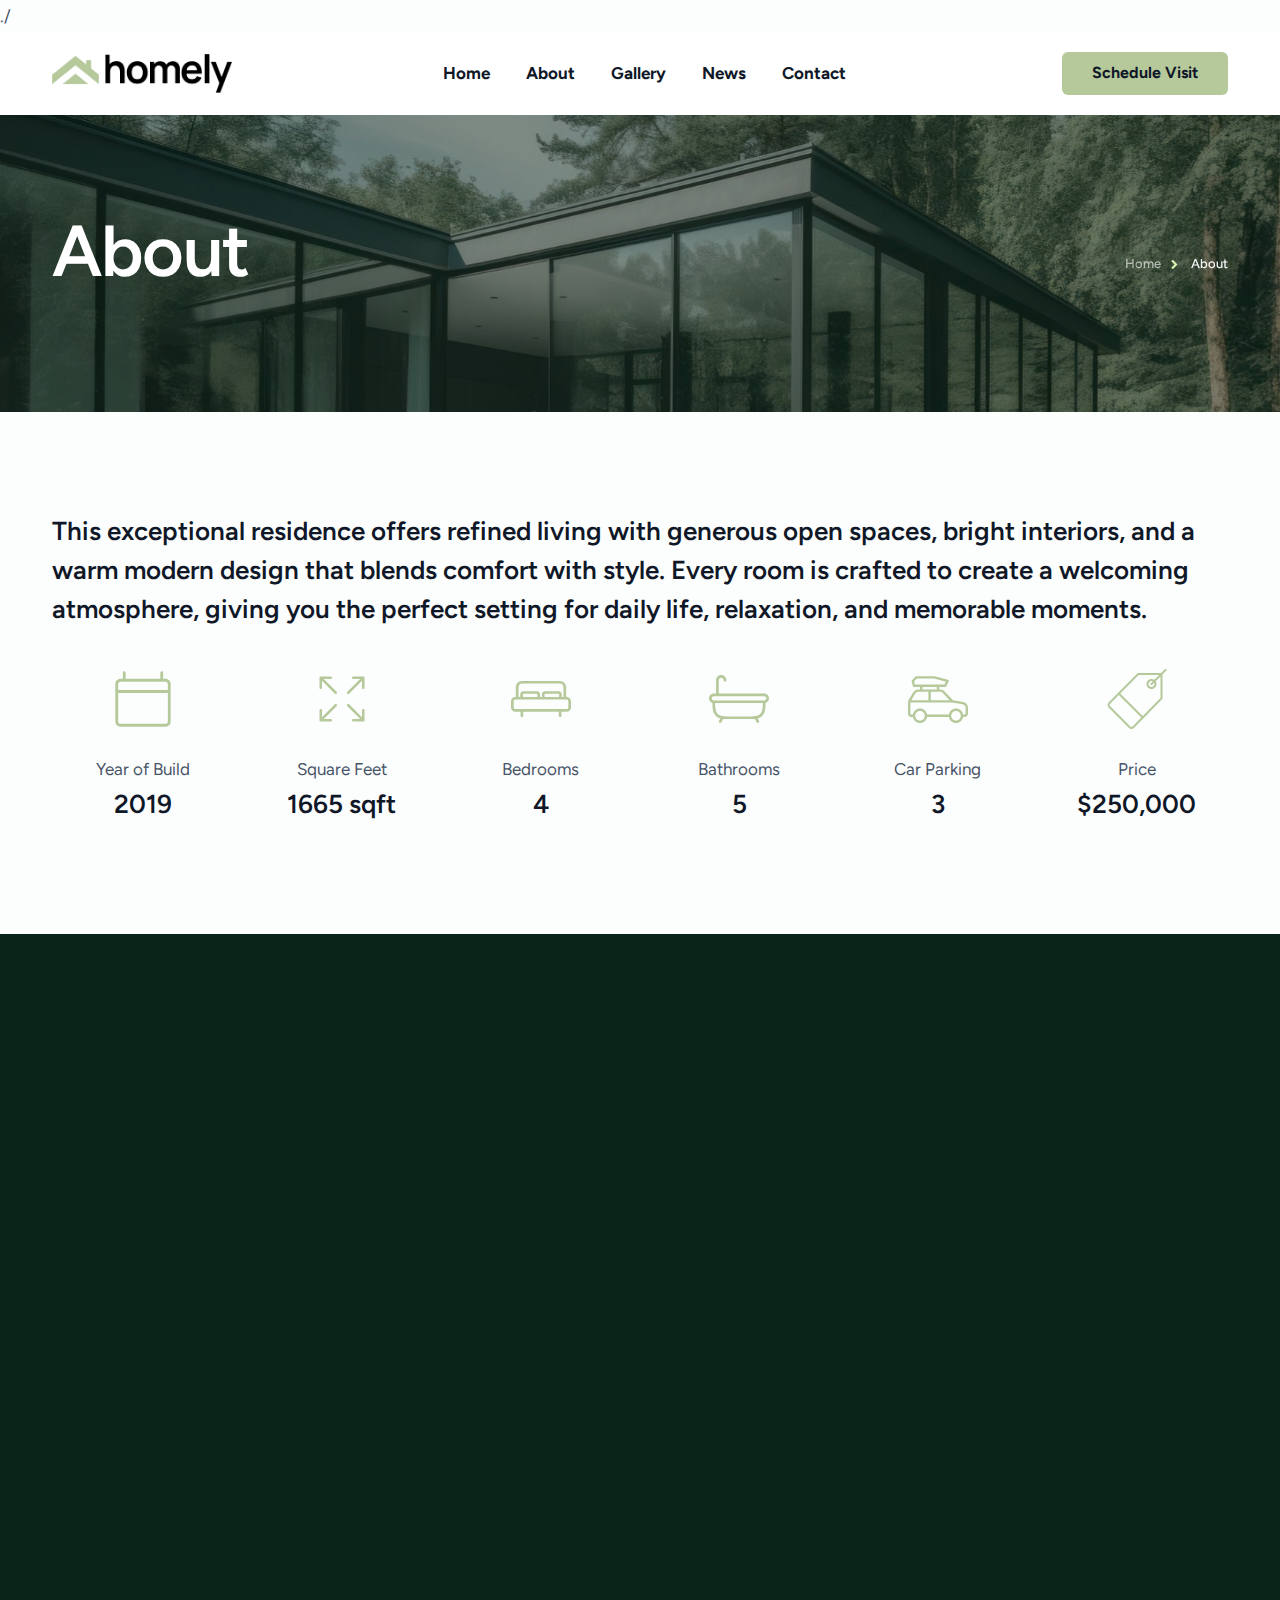
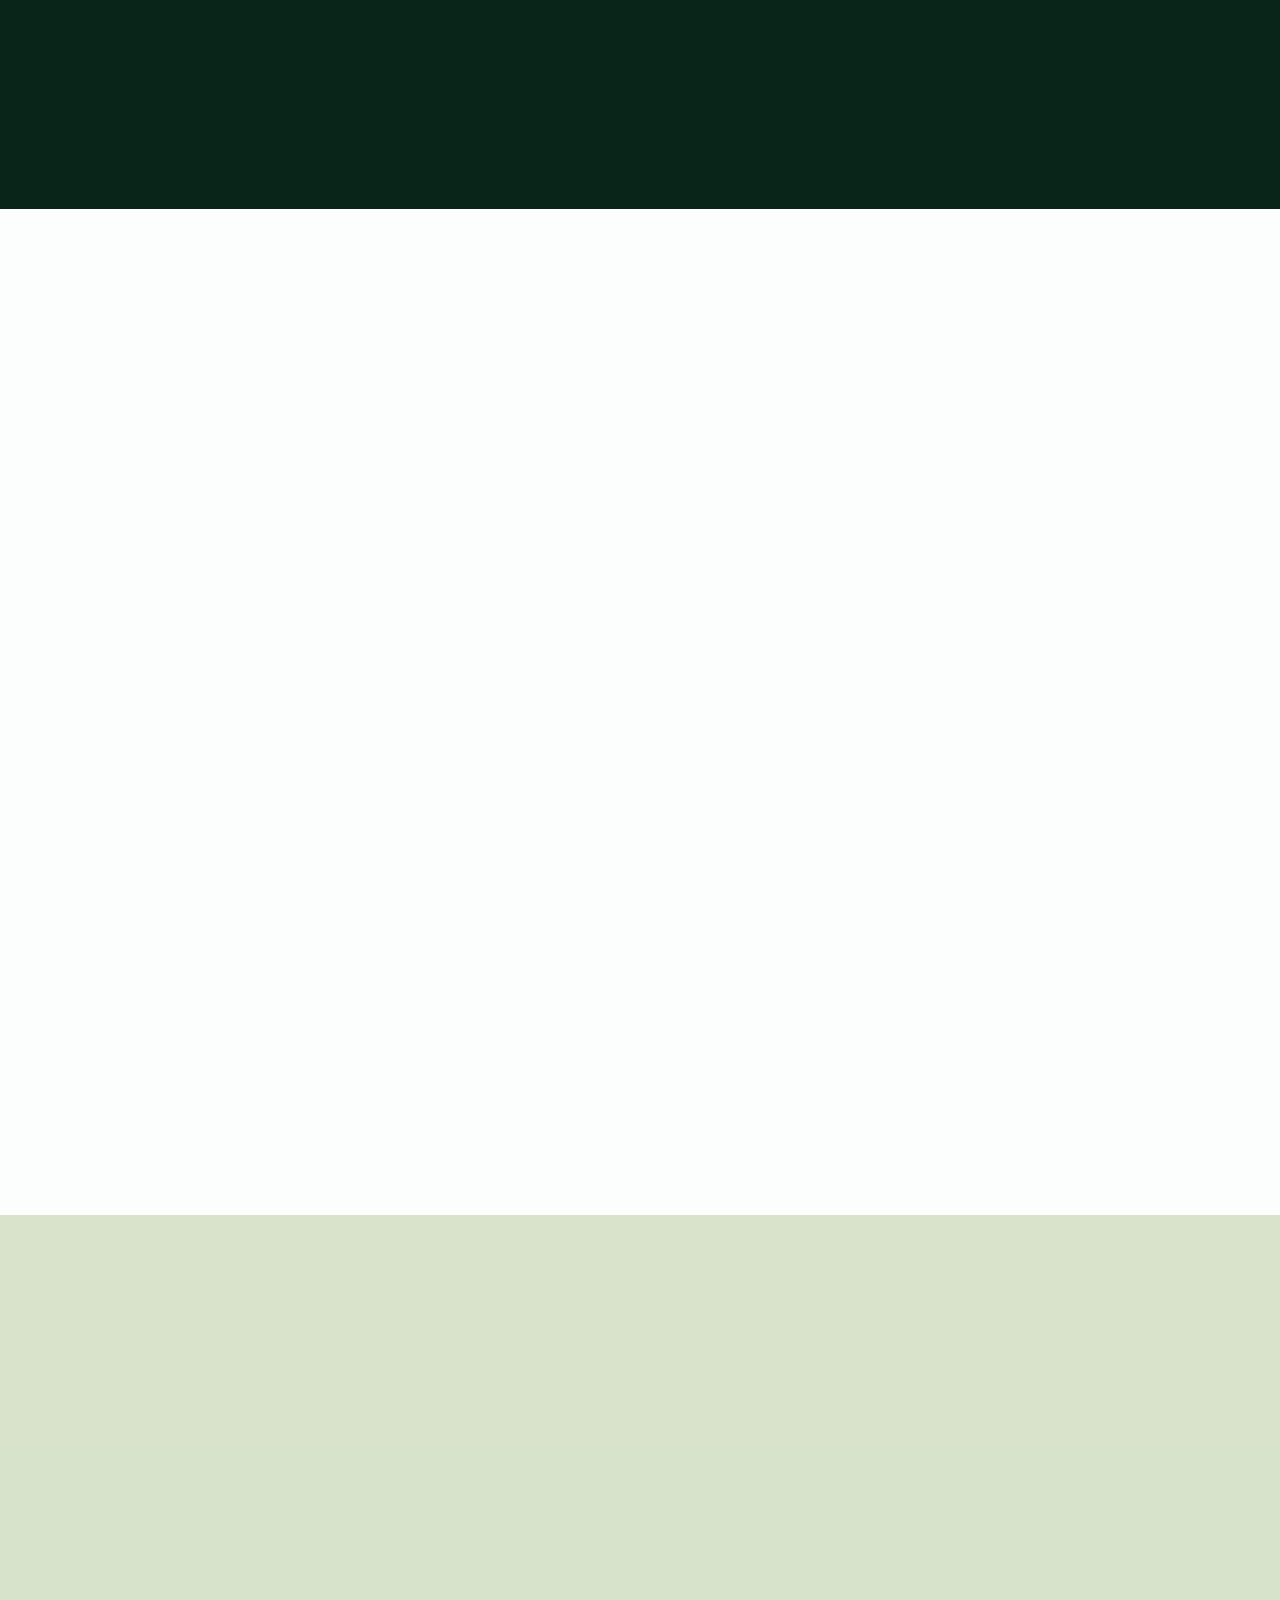
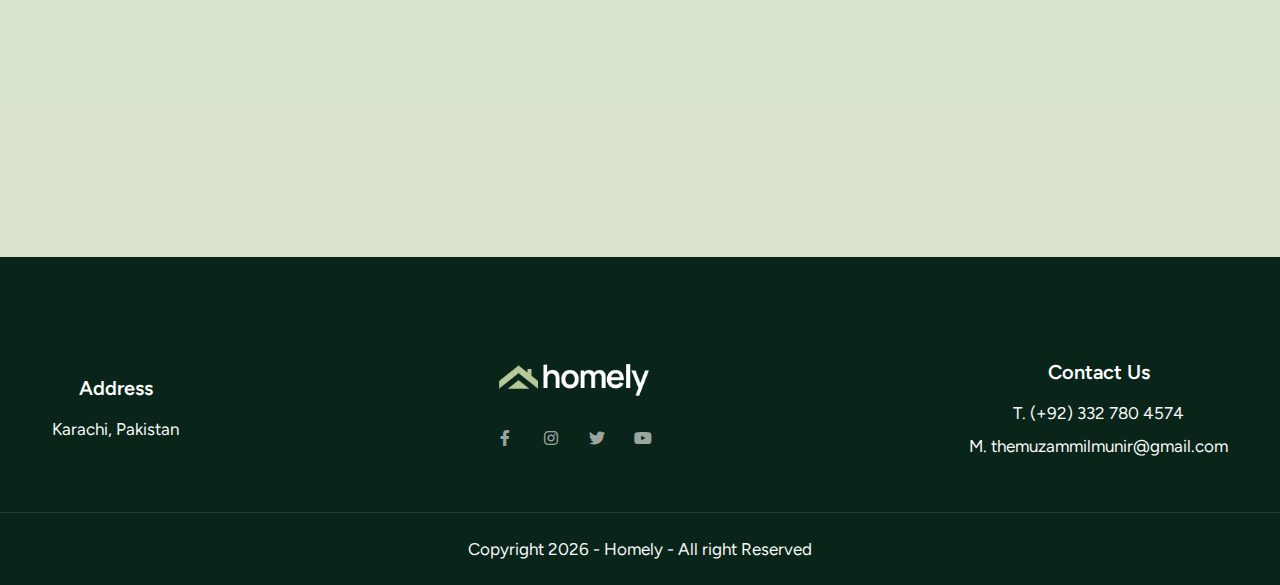
<file: about.html>
<!DOCTYPE html>
<html lang="en">

<head>
    <title>Homely - Real Estate Property</title>
    <link rel="icon" href="./images/icon.webp" type="image/gif" sizes="16x16">
    <meta content="text/html;charset=utf-8" http-equiv="Content-Type">
    <meta content="width=device-width, initial-scale=1.0" name="viewport" >
    <!-- CSS Files
    ================================================== -->
    <link href="./css/bootstrap.min.css" rel="stylesheet" type="text/css" id="bootstrap">
    <link href="./css/plugins.css" rel="stylesheet" type="text/css" >
    <link href="./css/swiper.css" rel="stylesheet" type="text/css" >
    <link href="./css/style.css" rel="stylesheet" type="text/css" >
    <link href="./css/coloring.css" rel="stylesheet" type="text/css" >
    <link href="./css/swiper-custom-1.css" rel="stylesheet" type="text/css" >
    <link href="./css/colors/scheme-01.css" id="colors" rel="stylesheet" type="text/css" >
</head>

<body>
./
    <header class="header-light">
        <div class="container">
            <div class="row">
                <div class="col-md-12">
                    <div class="de-flex">
                        <div class="de-flex-col">
                            <!-- logo begin -->
                            <div id="logo">
                                <a href="./index.html">
                                    <img class="logo-main" src="./images/logo.webp" alt="" >
                                    <img class="logo-scroll" src="./images/logo.webp" alt="" >
                                    <img class="logo-mobile" src="./images/logo.webp" alt="" >
                                </a>
                            </div>
                            <!-- logo close -->
                        </div>

                        <div class="de-flex-col">
                            <div class="de-flex-col header-col-mid">
                                <ul id="mainmenu">
                                    <li><a class="menu-item" href="./index.html">Home</a></li>
                                    <li><a class="menu-item" href="./about.html">About</a></li>
                                    <li><a class="menu-item" href="./gallery.html">Gallery</a></li>
                                    <li><a class="menu-item" href="./news.html">News</a></li>
                                    <li><a class="menu-item" href="./contact.html">Contact</a></li>
                                </ul>
                            </div>
                        </div>

                        <div class="de-flex-col">
                            <div class="menu_side_area">
                                <a href="./contact.html" class="btn-main fx-slide"><span>Schedule Visit</span></a>
                                <span id="menu-btn"></span>
                            </div>
                        </div>
                    </div>
                </div>
            </div>
        </div>
    </header>
    
    <main>
        <a href="#" id="back-to-top"></a>
        <!-- page preloader begin -->
        <div id="de-loader"></div>
        <!-- page preloader close -->

        <section class="jarallax text-light relative overflow-hidden mt-80 mt-sm-50">
            <img src="./images/background/1.webp" class="jarallax-img" alt="">
            <div class="container relative z-2">
                <div class="row g-4 justify-content-between align-items-center">
                    <div class="col-md-7">
                        <h1 class="fs-72 fs-xs-10vw lh-1-1 split">About</h1>
                    </div>
                    <div class="col-md-5 text-md-end">
                        <ul class="crumb text-light">
                            <li><a href="./index.html">Home</a></li>
                            <li class="active">About</li>
                        </ul>
                    </div>
                </div>
            </div>
            <div class="sw-overlay op-6"></div>
        </section>


        <section>
            <div class="container">
                <div class="row g-4">
                    <div class="col-lg-12">
                        <h3 class="wow fadeInUp" data-wow-delay=".2s">This exceptional residence offers refined living with generous open spaces, bright interiors, and a warm modern design that blends comfort with style. Every room is crafted to create a welcoming atmosphere, giving you the perfect setting for daily life, relaxation, and memorable moments.</h3>
                        <div class="spacer-single"></div>
                        <div class="row g-3 wow fadeInUp">
                            <div class="col-lg-2 col-md-4 col-6">
                                <div class="relative wow fadeInUp" data-wow-delay=".4s">
                                    <div class="text-center">
                                        <img src="./images/svg/calendar.svg" class="w-60px mb-4" alt="">
                                        <div>Year of Build</div>
                                        <h3>2019</h3>
                                    </div>
                                </div>
                            </div>

                            <div class="col-lg-2 col-md-4 col-6">
                                <div class="relative wow fadeInUp" data-wow-delay=".4s">
                                    <div class="text-center">
                                        <img src="./images/svg/size.svg" class="w-60px mb-4" alt="">
                                        <div>Square Feet</div>
                                        <h3>1665 sqft</h3>
                                    </div>
                                </div>
                            </div>

                            <div class="col-lg-2 col-md-4 col-6">
                                <div class="relative wow fadeInUp" data-wow-delay=".6s">
                                    <div class="text-center">
                                        <img src="./images/svg/bed.svg" class="w-60px mb-4" alt="">
                                        <div>Bedrooms</div>
                                        <h3>4</h3>
                                    </div>
                                </div>
                            </div>

                            <div class="col-lg-2 col-md-4 col-6">
                                <div class="relative wow fadeInUp" data-wow-delay=".8s">
                                    <div class="text-center">
                                        <img src="./images/svg/bath.svg" class="w-60px mb-4" alt="">
                                        <div>Bathrooms</div>
                                        <h3>5</h3>
                                    </div>
                                </div>
                            </div>

                            <div class="col-lg-2 col-md-4 col-6">
                                <div class="relative wow fadeInUp" data-wow-delay="1s">
                                    <div class="text-center">
                                        <img src="./images/svg/car.svg" class="w-60px mb-4" alt="">
                                        <div>Car Parking</div>
                                        <h3>3</h3>
                                    </div>
                                </div>
                            </div>

                            <div class="col-lg-2 col-md-4 col-6">
                                <div class="relative wow fadeInUp" data-wow-delay="1.2s">
                                    <div class="text-center">
                                        <img src="./images/svg/price-tag.svg" class="w-60px mb-4" alt="">
                                        <div>Price</div>
                                        <h3>$250,000</h3>
                                    </div>
                                </div>
                            </div>

                        </div>
                    </div>
                </div>
            </div>
        </section>

        <section id="section-floorplan" class="bg-dark-1 text-light">
            <div class="container">
                <div class="row g-4 align-items-center justify-content-between">
                    <div class="col-lg-4">
                        <div class="pe-lg-3">
                            <div class="subtitle wow fadeInUp" data-wow-delay=".2s">Discover</div>
                            <h2 class="wow fadeInUp" data-wow-delay=".4s">Home Floorplans</h2>
                            <div class="relative wow fadeInUp" data-wow-delay=".6s">
                                <div class="d-flex py-2">
                                    <div class="w-60">Living Room</div>
                                    <div class="w-40 fw-600 text-end">20 m²</div>
                                </div>
                                <div class="d-flex py-2">
                                    <div class="w-60">Dinning Room</div>
                                    <div class="w-40 fw-600 text-end">15 m²</div>
                                </div>
                                <div class="d-flex py-2">
                                    <div class="w-60">Kitchen</div>
                                    <div class="w-40 fw-600 text-end">15 m²</div>
                                </div>
                                <div class="d-flex py-2">
                                    <div class="w-60">Master Bedroom</div>
                                    <div class="w-40 fw-600 text-end">16 m²</div>
                                </div>
                                <div class="d-flex py-2">
                                    <div class="w-60">Kids Bedroom 1</div>
                                    <div class="w-40 fw-600 text-end">12 m²</div>
                                </div>
                                <div class="d-flex py-2">
                                    <div class="w-60">Kids Bedroom 2</div>
                                    <div class="w-40 fw-600 text-end">12 m²</div>
                                </div>
                                <div class="d-flex py-2">
                                    <div class="w-60">Bath Room</div>
                                    <div class="w-40 fw-600 text-end">6 m²</div>
                                </div>
                                <div class="d-flex py-2">
                                    <div class="w-60">Garage</div>
                                    <div class="w-40 fw-600 text-end">40 m²</div>
                                </div>
                                <div class="d-flex py-2">
                                    <div class="w-60">Warehouse</div>
                                    <div class="w-40 fw-600 text-end">4 m²</div>
                                </div>
                            </div>
                        </div>
                    </div>
                    <div class="col-lg-6">
                        <div class="de-tab wow fadeInUp" data-wow-delay=".8s">
                            <ul class="d-tab-nav mb-4">
                                <li class="active-tab">Floor 1</li>
                                <li>Floor 2</li>
                            </ul>
                            <ul class="d-tab-content">
                                <li>
                                    <img src="./images/misc/floorplan.webp" class="w-100 " alt="">
                                </li>
                                <li>
                                    <img src="./images/misc/floorplan.webp" class="w-100 " alt="">
                                </li>
                            </ul>
                        </div>
                    </div>
                </div>
            </div>
        </section>

         <section id="section-facilities">
             <div class="container">
                 <div class="row g-4 align-items-end justify-content-between mb-4">
                     <div class="col-lg-8">
                         <div class="h-100 relative">
                             <div class="subtitle wow fadeInUp">Home Facilities</div>
                             <h2 class="mb-0 wow fadeInUp" data-wow-delay=".2s">Facilities For Lifestyle</h2>
                         </div>
                     </div>
                 </div>

                 <div class="row g-4">

                     <div class="col-lg-6 wow fadeInUp">
                         <div class="hover overflow-hidden">
                             <div class="row g-0 align-items-center">
                                 <div class="col-sm-6 wow fadeInLeft">
                                    <img src="./images/misc/s2.webp" class="w-100 rounded-1" alt="">
                                 </div>
                                 <div class="col-sm-6 wow fadeInRight">
                                     <div class="p-40">
                                         <h3>Smart Home</h3>
                                         <p class="mb-0">Experience seamless daily comfort with intuitive smart features that connect your home effortlessly and enhance modern living.</p>
                                     </div>
                                 </div>
                             </div>
                         </div>
                     </div>

                     <div class="col-lg-6 wow fadeInUp">
                         <div class="hover overflow-hidden">
                             <div class="row g-0 align-items-center">
                                 <div class="col-sm-6 wow fadeInLeft">
                                    <img src="./images/misc/s3.webp" class="w-100 rounded-1" alt="">
                                 </div>
                                 <div class="col-sm-6 wow fadeInRight">
                                     <div class="p-40">
                                         <h3>Solar Powered</h3>
                                         <p class="mb-0">Generate clean renewable energy with efficient solar systems designed to lower utility costs while supporting a greener lifestyle.</p>
                                     </div>
                                 </div>
                             </div>
                         </div>
                     </div>

                     <div class="col-lg-6 wow fadeInUp">
                         <div class="hover overflow-hidden">
                             <div class="row g-0 align-items-center">
                                 <div class="col-sm-6 wow fadeInRight">
                                     <div class="p-40">
                                         <h3>Swimming Pool</h3>
                                         <p class="mb-0">Relax in a beautifully designed private pool that offers refreshing water, peaceful ambiance, and the perfect space for leisure at home.</p>
                                     </div>
                                 </div>

                                 <div class="col-sm-6 wow fadeInLeft">
                                    <img src="./images/misc/s4.webp" class="w-100 rounded-1" alt="">
                                 </div>
                             </div>
                         </div>
                     </div>

                     <div class="col-lg-6 wow fadeInUp">
                         <div class="hover overflow-hidden">
                             <div class="row g-0 align-items-center">
                                 <div class="col-sm-6 wow fadeInRight">
                                     <div class="p-40">
                                         <h3>Home Security</h3>
                                         <p class="mb-0">Protect your home with advanced security features that offer continuous monitoring, smart alerts, and peace of mind every day.</p>
                                     </div>
                                 </div>
                                 <div class="col-sm-6 wow fadeInLeft">
                                    <img src="./images/misc/s5.webp" class="w-100 rounded-1" alt="">
                                 </div>
                             </div>
                         </div>
                     </div>

                 </div>
             </div>
         </section>

        <section class="bg-color-op-5 overflow-hidden">
            <div class="container">
                <div class="row mb-3 g-4 align-items-center justify-content-between">
                    <div class="col-lg-6 wow fadeIn" data-wow-delay=".2s">
                        <div class="uptitle wow fadeInUp">Location Highlights</div>
                        <h2 class="wow fadeInUp">Everything You Need, All Around You</h2>
                    </div>
                </div>
                <div class="row g-4 gx-5 justify-content-center wow fadeInUp">
                  <div class="col-lg-12">
                    <div class="de-tab">
                      <ul class="d-tab-nav mb-4 border-bottom pb-4 d-flex">
                        <li class="active-tab">Grocery</li>
                        <li>Dining</li>
                        <li>Transportation</li>
                        <li>Education</li>
                        <li>Hospitals</li>
                        <li>Parks</li>
                      </ul>
                      <ul class="d-tab-content">
                        <li class="active">
                          <div class="row g-4">
                            <div class="col-lg-4">
                              <div class="relative">
                                <i class="fa-solid fa-cart-shopping text-dark fs-40 abs lh-1 pt-2"></i>
                                <div class="ps-100">
                                  <h4 class="mb-0">Trader Joe’s</h4>
                                  <div class="mb-2">6 min walk</div>
                                  <p>Popular grocery destination with high-quality selections.</p>
                                </div>
                              </div>
                            </div>
                            <div class="col-lg-4">
                              <div class="relative">
                                <i class="fa-solid fa-cart-shopping text-dark fs-40 abs lh-1 pt-2"></i>
                                <div class="ps-100">
                                  <h4 class="mb-0">Whole Foods Market</h4>
                                  <div class="mb-2">10 min walk</div>
                                  <p>Premium organic produce and gourmet ingredients.</p>
                                </div>
                              </div>
                            </div>
                            <div class="col-lg-4">
                              <div class="relative">
                                <i class="fa-solid fa-cart-shopping text-dark fs-40 abs lh-1 pt-2"></i>
                                <div class="ps-100">
                                  <h4 class="mb-0">City Point BKLYN</h4>
                                  <div class="mb-2">8–10 min walk</div>
                                  <p>Retail center with Trader Joe’s, Target, Dekalb Market Hall.</p>
                                </div>
                              </div>
                            </div>
                          </div>
                        </li>
                        <li>
                          <div class="row g-4">
                            <div class="col-lg-4">
                              <div class="relative">
                                <i class="fa-solid fa-utensils text-dark fs-40 abs lh-1 pt-2"></i>
                                <div class="ps-100">
                                  <h4 class="mb-0">Butler Café</h4>
                                  <div class="mb-2">7 min walk</div>
                                  <p>Stylish café with artisan pastries and handcrafted coffee.</p>
                                </div>
                              </div>
                            </div>
                            <div class="col-lg-4">
                              <div class="relative">
                                <i class="fa-solid fa-utensils text-dark fs-40 abs lh-1 pt-2"></i>
                                <div class="ps-100">
                                  <h4 class="mb-0">Dekalb Market Hall</h4>
                                  <div class="mb-2">8 min walk</div>
                                  <p>Large food hall offering diverse cuisines and local flavors.</p>
                                </div>
                              </div>
                            </div>
                            <div class="col-lg-4">
                              <div class="relative">
                                <i class="fa-solid fa-utensils text-dark fs-40 abs lh-1 pt-2"></i>
                                <div class="ps-100">
                                  <h4 class="mb-0">Juliana’s Pizza</h4>
                                  <div class="mb-2">12 min drive</div>
                                  <p>Famous Brooklyn pizza spot known for coal-fired pies.</p>
                                </div>
                              </div>
                            </div>
                          </div>
                        </li>
                        <li>
                          <div class="row g-4">
                            <div class="col-lg-4">
                              <div class="relative">
                                <i class="fa-solid fa-train-subway text-dark fs-40 abs lh-1 pt-2"></i>
                                <div class="ps-100">
                                  <h4 class="mb-0">Hoyt–Schermerhorn (A, C, G)</h4>
                                  <div class="mb-2">5 min walk</div>
                                  <p>Direct access to major Brooklyn and Manhattan subway lines.</p>
                                </div>
                              </div>
                            </div>
                            <div class="col-lg-4">
                              <div class="relative">
                                <i class="fa-solid fa-train-subway text-dark fs-40 abs lh-1 pt-2"></i>
                                <div class="ps-100">
                                  <h4 class="mb-0">Borough Hall (2, 3, 4, 5)</h4>
                                  <div class="mb-2">7 min walk</div>
                                  <p>Fast connection to Manhattan and Uptown via express routes.</p>
                                </div>
                              </div>
                            </div>
                            <div class="col-lg-4">
                              <div class="relative">
                                <i class="fa-solid fa-train-subway text-dark fs-40 abs lh-1 pt-2"></i>
                                <div class="ps-100">
                                  <h4 class="mb-0">Jay St–MetroTech (A, C, F, R)</h4>
                                  <div class="mb-2">8 min walk</div>
                                  <p>A major transit hub with multiple subway connections.</p>
                                </div>
                              </div>
                            </div>
                          </div>
                        </li>
                        <li>
                          <div class="row g-4">
                            <div class="col-lg-4">
                              <div class="relative">
                                <i class="fa-solid fa-school text-dark fs-40 abs lh-1 pt-2"></i>
                                <div class="ps-100">
                                  <h4 class="mb-0">Brooklyn Friends School</h4>
                                  <div class="mb-2">7 min walk</div>
                                  <p>Independent K–12 school known for academic excellence.</p>
                                </div>
                              </div>
                            </div>
                            <div class="col-lg-4">
                              <div class="relative">
                                <i class="fa-solid fa-school text-dark fs-40 abs lh-1 pt-2"></i>
                                <div class="ps-100">
                                  <h4 class="mb-0">St. Ann’s School</h4>
                                  <div class="mb-2">15 min walk</div>
                                  <p>Prestigious private school with strong arts programs.</p>
                                </div>
                              </div>
                            </div>
                            <div class="col-lg-4">
                              <div class="relative">
                                <i class="fa-solid fa-book text-dark fs-40 abs lh-1 pt-2"></i>
                                <div class="ps-100">
                                  <h4 class="mb-0">Brooklyn Public Library</h4>
                                  <div class="mb-2">8 min walk</div>
                                  <p>Community library offering events, books, and study spaces.</p>
                                </div>
                              </div>
                            </div>
                          </div>
                        </li>
                        <li>
                          <div class="row g-4">
                            <div class="col-lg-4">
                              <div class="relative">
                                <i class="fa-solid fa-hospital text-dark fs-40 abs lh-1 pt-2"></i>
                                <div class="ps-100">
                                  <h4 class="mb-0">Brooklyn Hospital Center</h4>
                                  <div class="mb-2">6 min drive</div>
                                  <p>Full-service community hospital with emergency care.</p>
                                </div>
                              </div>
                            </div>
                            <div class="col-lg-4">
                              <div class="relative">
                                <i class="fa-solid fa-hospital-user text-dark fs-40 abs lh-1 pt-2"></i>
                                <div class="ps-100">
                                  <h4 class="mb-0">CityMD Urgent Care</h4>
                                  <div class="mb-2">8 min walk</div>
                                  <p>Convenient urgent care for non-emergency medical needs.</p>
                                </div>
                              </div>
                            </div>
                            <div class="col-lg-4">
                              <div class="relative">
                                <i class="fa-solid fa-suitcase-medical text-dark fs-40 abs lh-1 pt-2"></i>
                                <div class="ps-100">
                                  <h4 class="mb-0">NYU Langone Health</h4>
                                  <div class="mb-2">10 min drive</div>
                                  <p>Top-rated hospital offering advanced medical specialties.</p>
                                </div>
                              </div>
                            </div>
                          </div>
                        </li>
                        <li>
                          <div class="row g-4">
                            <div class="col-lg-4">
                              <div class="relative">
                                <i class="fa-solid fa-tree text-dark fs-40 abs lh-1 pt-2"></i>
                                <div class="ps-100">
                                  <h4 class="mb-0">Brooklyn Bridge Park</h4>
                                  <div class="mb-2">15 min walk</div>
                                  <p>Scenic waterfront park with recreation and skyline views.</p>
                                </div>
                              </div>
                            </div>
                            <div class="col-lg-4">
                              <div class="relative">
                                <i class="fa-solid fa-tree text-dark fs-40 abs lh-1 pt-2"></i>
                                <div class="ps-100">
                                  <h4 class="mb-0">Cadman Plaza Park</h4>
                                  <div class="mb-2">10 min walk</div>
                                  <p>Green open space perfect for walking, jogging, and relaxing.</p>
                                </div>
                              </div>
                            </div>
                            <div class="col-lg-4">
                              <div class="relative">
                                <i class="fa-solid fa-mountain-sun text-dark fs-40 abs lh-1 pt-2"></i>
                                <div class="ps-100">
                                  <h4 class="mb-0">Fort Greene Park</h4>
                                  <div class="mb-2">6 min drive</div>
                                  <p>Historic park with trails, playgrounds, and community events.</p>
                                </div>
                              </div>
                            </div>
                          </div>
                        </li>
                      </ul>
                    </div>
                  </div>
                </div>
            </div>
        </section>

    </main>

    <footer class="text-light section-dark">
        <div class="container">
            <div class="row g-4 align-items-center">
                <div class="col-md-12">
                    <div class="d-lg-flex align-items-center justify-content-between text-center">
                        <div>
                            <h3 class="fs-20">Address</h3>
                            Karachi, Pakistan
                        </div>
                        <div>
                            <img src="./images/logo-white.webp" class="w-150px" alt=""><br>
                            <div class="social-icons mb-sm-30 mt-4">
                                <a href="#"><i class="fa-brands fa-facebook-f"></i></a>
                                <a href="#"><i class="fa-brands fa-instagram"></i></a>
                                <a href="#"><i class="fa-brands fa-twitter"></i></a>
                                <a href="#"><i class="fa-brands fa-youtube"></i></a>
                            </div>

                        </div>
                        <div>
                            <h3 class="fs-20">Contact Us</h3>
                            T. (+92) 332 780 4574<br>
                            M. themuzammilmunir@gmail.com
                        </div>
                    </div>
                </div>                    
            </div>
        </div>
        <div class="subfooter">
            <div class="container">
                <div class="row">
                    <div class="col-md-12 text-center">
                        Copyright 2026 - Homely - All right Reserved
                    </div>
                </div>
            </div>
        </div>
    </footer>     

    <!-- Javascript Files
    ================================================== -->
    <script src="./js/vendors.js"></script>
    <script src="./js/custom.js"></script>
    

</body>

</html>
</file>
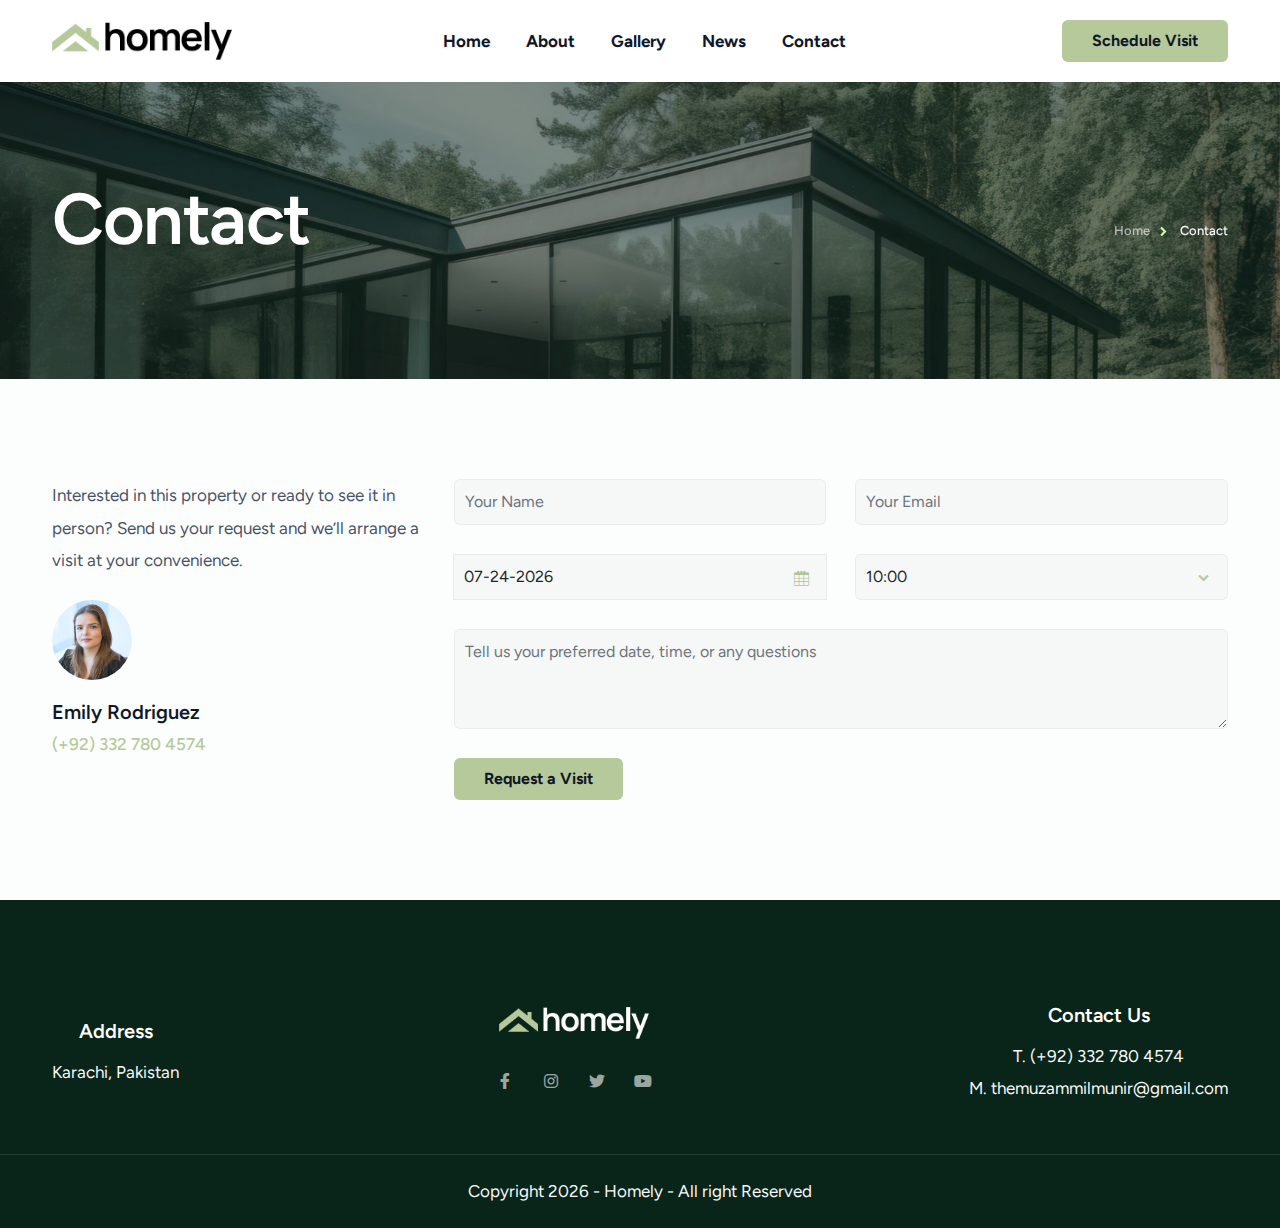
<file: contact.html>
<!DOCTYPE html>
<html lang="en">

<head>
    <title>Homely - Real Estate Property</title>
    <link rel="icon" href="./images/icon.webp" type="image/gif" sizes="16x16">
    <meta content="text/html;charset=utf-8" http-equiv="Content-Type">
    <meta content="width=device-width, initial-scale=1.0" name="viewport" >
    <!-- CSS Files
    ================================================== -->
    <link href="./css/bootstrap.min.css" rel="stylesheet" type="text/css" id="bootstrap">
    <link href="./css/plugins.css" rel="stylesheet" type="text/css" >
    <link href="./css/swiper.css" rel="stylesheet" type="text/css" >
    <link href="./css/style.css" rel="stylesheet" type="text/css" >
    <link href="./css/coloring.css" rel="stylesheet" type="text/css" >
    <link href="./css/swiper-custom-1.css" rel="stylesheet" type="text/css" >
    <link href="./css/colors/scheme-01.css" id="colors" rel="stylesheet" type="text/css" >
    <link href="./css/datepicker.css" rel="stylesheet" type="text/css" >
</head>

<body>

    <header class="header-light">
        <div class="container">
            <div class="row">
                <div class="col-md-12">
                    <div class="de-flex">
                        <div class="de-flex-col">
                            <!-- logo begin -->
                            <div id="logo">
                                <a href="./index.html">
                                    <img class="logo-main" src="./images/logo.webp" alt="" >
                                    <img class="logo-scroll" src="./images/logo.webp" alt="" >
                                    <img class="logo-mobile" src="./images/logo.webp" alt="" >
                                </a>
                            </div>
                            <!-- logo close -->
                        </div>

                        <div class="de-flex-col">
                            <div class="de-flex-col header-col-mid">
                                <ul id="mainmenu">
                                    <li><a class="menu-item" href="./index.html">Home</a></li>
                                    <li><a class="menu-item" href="./about.html">About</a></li>
                                    <li><a class="menu-item" href="./gallery.html">Gallery</a></li>
                                    <li><a class="menu-item" href="./news.html">News</a></li>
                                    <li><a class="menu-item" href="./contact.html">Contact</a></li>
                                </ul>
                            </div>
                        </div>

                        <div class="de-flex-col">
                            <div class="menu_side_area">
                                <a href="./contact.html" class="btn-main fx-slide"><span>Schedule Visit</span></a>
                                <span id="menu-btn"></span>
                            </div>
                        </div>
                    </div>
                </div>
            </div>
        </div>
    </header>
    
    <main>
        <a href="#" id="back-to-top"></a>
        <!-- page preloader begin -->
        <div id="de-loader"></div>
        <!-- page preloader close -->

        <section class="jarallax text-light relative overflow-hidden mt-80 mt-sm-50">
            <img src="./images/background/1.webp" class="jarallax-img" alt="">
            <div class="container relative z-2">
                <div class="row g-4 justify-content-between align-items-center">
                    <div class="col-md-7">
                        <h1 class="fs-72 fs-xs-10vw lh-1-1 split">Contact</h1>
                    </div>
                    <div class="col-md-5 text-md-end">
                        <ul class="crumb text-light">
                            <li><a href="./index.html">Home</a></li>
                            <li class="active">Contact</li>
                        </ul>
                    </div>
                </div>
            </div>
            <div class="sw-overlay op-6"></div>
        </section>

        <section id="section-contact">
            <div class="container">
                <div class="row g-4 justify-content-center">
                    <div class="col-lg-4">
                        <p class="wow fadeInUp" data-wow-delay=".5s">Interested in this property or ready to see it in person? Send us your request and we’ll arrange a visit at your convenience.</p>
                        <div class="mt-4 wow fadeInUp" data-wow-delay=".6s">
                            <img src="./images/team/1.webp" class="w-80px circle" alt="">
                            <div class="mt-3">
                                <h4 class="mb-0">Emily Rodriguez</h4>
                                <div class="fw-500 id-color">(+92) 332 780 4574</div>
                            </div>
                        </div>
                    </div>
                    <div class="col-lg-8 wow fadeInUp" data-wow-delay=".8s">
                        <form name="contactForm" id="contact_form" method="post" action="visit.php">
                            <div class="row g-4">
                                <div class="col-md-6">
                                    <input type="text" name="name" id="name" class="form-control" placeholder="Your Name" required>
                                </div>
                                <div class="col-md-6">
                                    <input type="text" name="email" id="email" class="form-control" placeholder="Your Email" required>
                                </div>
                                <div class="col-md-6">
                                    <div id="date" class="relative input-group date" data-date-format="mm-dd-yyyy">
                                        <i class="absolute top-0 end-0 id-color pt-3 pe-3 icofont-calendar"></i>
                                        <input class="form-control" name="date" type="text">
                                        <span class="input-group-addon"><i class="glyphicon glyphicon-calendar"></i></span>
                                    </div>
                                </div>
                                <div class="col-md-6">
                                    <div class="relative">
                                        <select name="time" id="time" class="form-control">
                                            <option value="10:00">10:00</option>
                                            <option value="11:00">11:00</option>
                                            <option value="12:00">12:00</option>
                                            <option value="13:00">13:00</option>
                                            <option value="14:00">14:00</option>
                                            <option value="15:00">15:00</option>
                                            <option value="16:00">16:00</option>
                                            <option value="17:00">17:00</option>
                                            <option value="18:00">18:00</option>
                                            <option value="19:00">19:00</option>
                                            <option value="20:00">20:00</option>
                                        </select>
                                        <i class="absolute top-0 end-0 id-color pt-3 pe-3 icofont-simple-down"></i>
                                    </div>
                                </div>
                                <div class="col-md-12">
                                    <textarea name="message" id="message" class="form-control h-100px" placeholder="Tell us your preferred date, time, or any questions" required></textarea>
                                </div>
                                <div class="col-md-12">
                                    <div id='submit'>
                                        <input type='submit' id='send_message' value='Request a Visit' class="btn-main">
                                    </div>
                                </div>
                            </div>
                        </form>
                        <div id="success_message" class="bg-color mt-4 p-40 rounded-3 shadow-sm">
                          <h4 class="mb-2">Home Visit Request Received!</h4>
                          <p class="mb-0">
                            Thank you <strong><span id="user_name"></span></strong> for submitting your home visit request.  
                            Our team will review your details and contact you shortly to schedule the visit.
                          </p>
                        </div>

                    </div>
                </div>
            </div>
        </section>        

    </main>

    <footer class="text-light section-dark">
        <div class="container">
            <div class="row g-4 align-items-center">
                <div class="col-md-12">
                    <div class="d-lg-flex align-items-center justify-content-between text-center">
                        <div>
                            <h3 class="fs-20">Address</h3>
                            Karachi, Pakistan
                        </div>
                        <div>
                            <img src="./images/logo-white.webp" class="w-150px" alt=""><br>
                            <div class="social-icons mb-sm-30 mt-4">
                                <a href="#"><i class="fa-brands fa-facebook-f"></i></a>
                                <a href="#"><i class="fa-brands fa-instagram"></i></a>
                                <a href="#"><i class="fa-brands fa-twitter"></i></a>
                                <a href="#"><i class="fa-brands fa-youtube"></i></a>
                            </div>

                        </div>
                        <div>
                            <h3 class="fs-20">Contact Us</h3>
                            T. (+92) 332 780 4574<br>
                            M. themuzammilmunir@gmail.com
                        </div>
                    </div>
                </div>                    
            </div>
        </div>
        <div class="subfooter">
            <div class="container">
                <div class="row">
                    <div class="col-md-12 text-center">
                        Copyright 2026 - Homely - All right Reserved
                    </div>
                </div>
            </div>
        </div>
    </footer>    

    <!-- Javascript Files
    ================================================== -->
    <script src="./js/vendors.js"></script>
    <script src="./js/custom.js"></script>
    <script src="./js/custom-datepicker.js"></script>
    <script src="./js/validation-visit.js"></script>


</body>

</html>
</file>
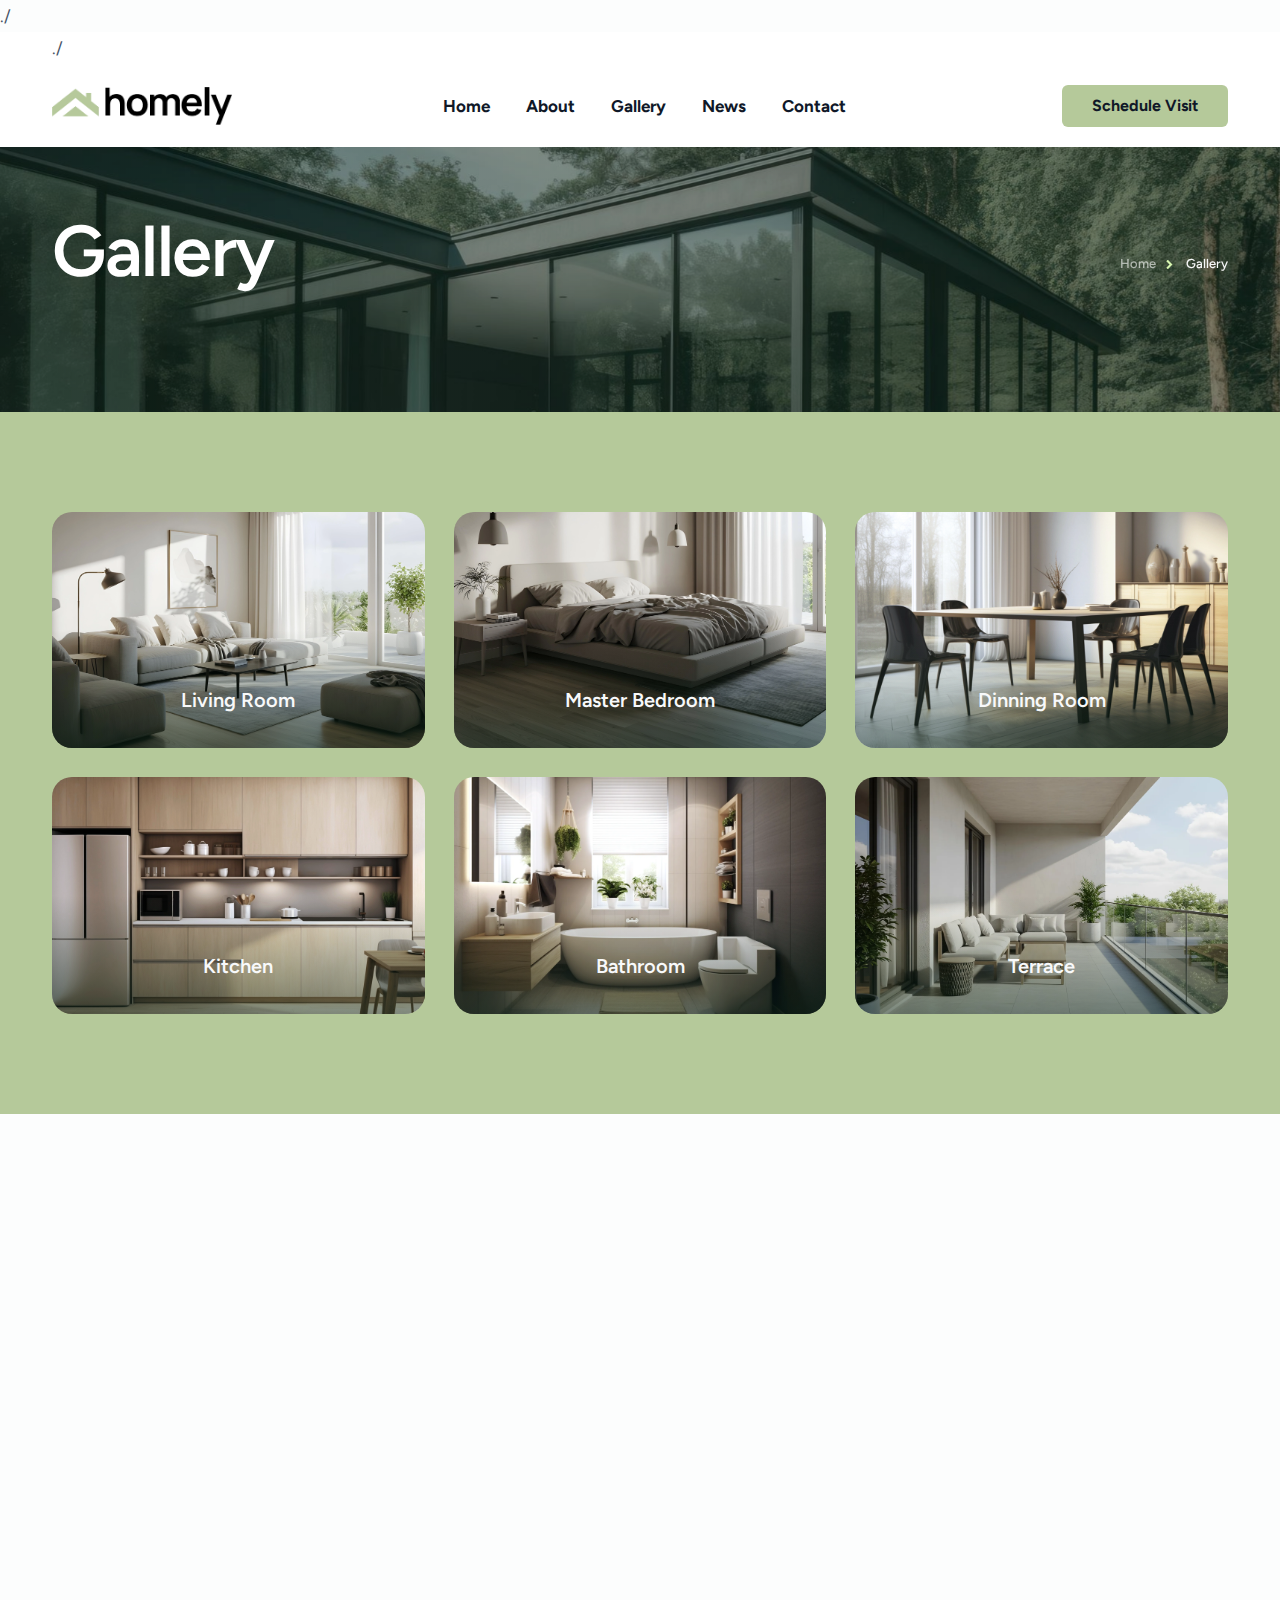
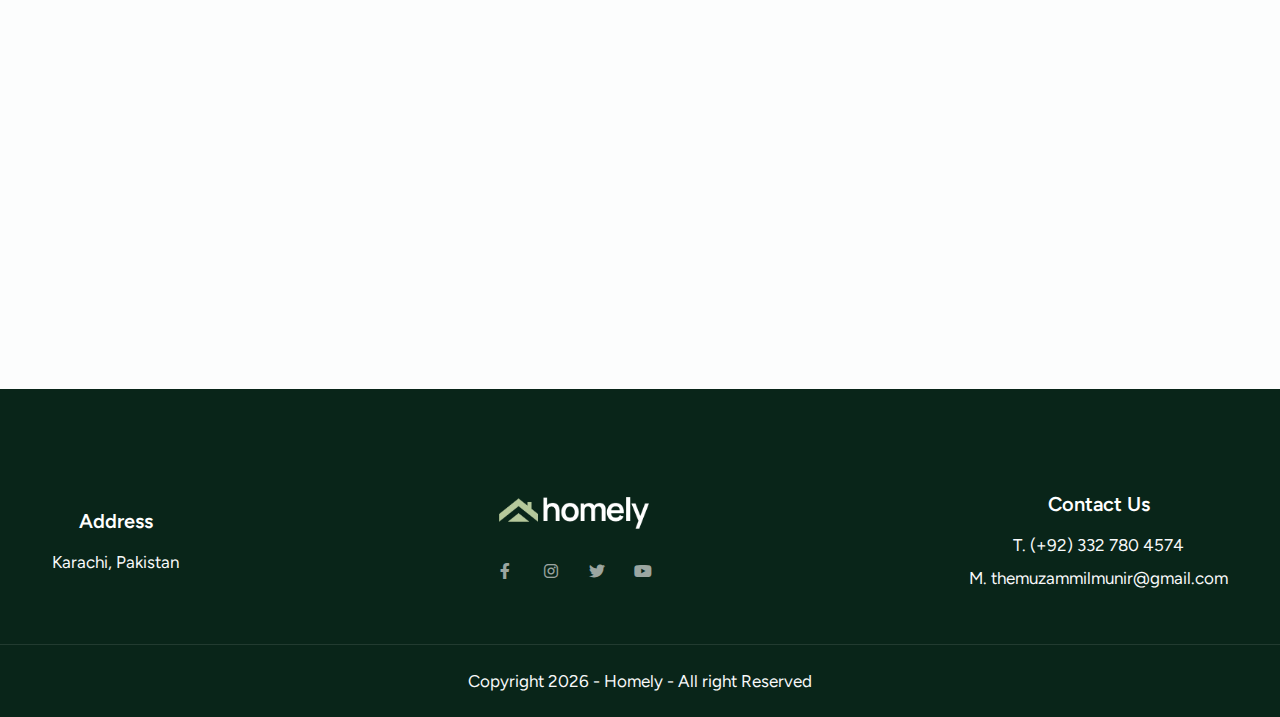
<file: gallery.html>
<!DOCTYPE html>
<html lang="en">

<head>
    <title>Homely - Real Estate Property</title>./
    <link rel="icon" href="./images/icon.webp" type="image/gif" sizes="16x16">
    <meta content="text/html;charset=utf-8" http-equiv="Content-Type">
    <meta content="width=device-width, initial-scale=1.0" name="viewport" >
    <!-- CSS Files
    ================================================== -->
    <link href="./css/bootstrap.min.css" rel="stylesheet" type="text/css" id="bootstrap">
    <link href="./css/plugins.css" rel="stylesheet" type="text/css" >
    <link href="./css/swiper.css" rel="stylesheet" type="text/css" >
    <link href="./css/style.css" rel="stylesheet" type="text/css" >
    <link href="./css/coloring.css" rel="stylesheet" type="text/css" >
    <link href="./css/swiper-custom-1.css" rel="stylesheet" type="text/css" >
    <link href="./css/colors/scheme-01.css" id="colors" rel="stylesheet" type="text/css" >
</head>

<body>

    <header class="header-light">
        <div class="container">
            <div class="row">
                <div class="col-md-12">./
                    <div class="de-flex">
                        <div class="de-flex-col">
                            <!-- logo begin -->
                            <div id="logo">
                                <a href="./index.html">
                                    <img class="logo-main" src="./images/logo.webp" alt="" >
                                    <img class="logo-scroll" src="./images/logo.webp" alt="" >
                                    <img class="logo-mobile" src="./images/logo.webp" alt="" >
                                </a>
                            </div>
                            <!-- logo close -->
                        </div>

                        <div class="de-flex-col">
                            <div class="de-flex-col header-col-mid">
                                <ul id="mainmenu">
                                    <li><a class="menu-item" href="./index.html">Home</a></li>
                                    <li><a class="menu-item" href="./about.html">About</a></li>
                                    <li><a class="menu-item" href="./gallery.html">Gallery</a></li>
                                    <li><a class="menu-item" href="./news.html">News</a></li>
                                    <li><a class="menu-item" href="./contact.html">Contact</a></li>
                                </ul>
                            </div>
                        </div>

                        <div class="de-flex-col">
                            <div class="menu_side_area">
                                <a href="./contact.html" class="btn-main fx-slide"><span>Schedule Visit</span></a>
                                <span id="menu-btn"></span>
                            </div>
                        </div>
                    </div>
                </div>
            </div>
        </div>
    </header>
    
    <main>
        <a href="#" id="back-to-top"></a>
        <!-- page preloader begin -->
        <div id="de-loader"></div>
        <!-- page preloader close -->

        <section class="jarallax text-light relative overflow-hidden mt-80 mt-sm-50">
            <img src="./images/background/1.webp" class="jarallax-img" alt="">
            <div class="container relative z-2">
                <div class="row g-4 justify-content-between align-items-center">
                    <div class="col-md-7">
                        <h1 class="fs-72 fs-xs-10vw lh-1-1 split">Gallery</h1>
                    </div>
                    <div class="col-md-5 text-md-end">
                        <ul class="crumb text-light">
                            <li><a href="./index.html">Home</a></li>
                            <li class="active">Gallery</li>
                        </ul>
                    </div>
                </div>
            </div>
            <div class="sw-overlay op-6"></div>
        </section>


        <section id="section-gallery" class="bg-color">
            <div class="container">
                <div class="row g-4">
                    <!-- item begin -->
                    <div class="col-md-4">
                        <a href="./images/gallery/1.webp" class="image-popup d-block hover">
                            <div class="relative overflow-hidden rounded-1">
                                <div class="absolute start-0 w-100 hover-op-1 p-5 abs-middle z-2 text-center text-white z-3">
                                    View
                                </div>
                                <div class="absolute start-0 w-100 h-100 overlay-black-5 hover-op-1 z-2"></div>
                                <img src="./images/gallery/1.webp" class="w-100 hover-scale-1-2" alt="">
                                <div class="abs z-2 bottom-0 mb-3 w-100 text-center hover-op-0">
                                    <h4 class="text-light mb-3">Living Room</h4>
                                </div>
                                <div class="gradient-edge-bottom abs w-100 h-50 op-5 bottom-0"></div>
                            </div>
                        </a>
                    </div>
                    <!-- item end -->
                    <!-- item begin -->
                    <div class="col-md-4">
                        <a href="./images/gallery/2.webp" class="image-popup d-block hover">
                            <div class="relative overflow-hidden rounded-1">
                                <div class="absolute start-0 w-100 hover-op-1 p-5 abs-middle z-2 text-center text-white z-3">
                                    View
                                </div>
                                <div class="absolute start-0 w-100 h-100 overlay-black-5 hover-op-1 z-2"></div>
                                <img src="./images/gallery/2.webp" class="w-100 hover-scale-1-2" alt="">
                                <div class="abs z-2 bottom-0 mb-3 w-100 text-center hover-op-0">
                                    <h4 class="text-light mb-3">Master Bedroom</h4>
                                </div>
                                <div class="gradient-edge-bottom abs w-100 h-50 op-5 bottom-0"></div>
                            </div>
                        </a>
                    </div>
                    <!-- item end -->
                    <!-- item begin -->
                    <div class="col-md-4">
                        <a href="./images/gallery/3.webp" class="image-popup d-block hover">
                            <div class="relative overflow-hidden rounded-1">
                                <div class="absolute start-0 w-100 hover-op-1 p-5 abs-middle z-2 text-center text-white z-3">
                                    View
                                </div>
                                <div class="absolute start-0 w-100 h-100 overlay-black-5 hover-op-1 z-2"></div>
                                <img src="./images/gallery/3.webp" class="w-100 hover-scale-1-2" alt="">
                                <div class="abs z-2 bottom-0 mb-3 w-100 text-center hover-op-0">
                                    <h4 class="text-light mb-3">Dinning Room</h4>
                                </div>
                                <div class="gradient-edge-bottom abs w-100 h-50 op-5 bottom-0"></div>
                            </div>
                        </a>
                    </div>
                    <!-- item end -->
                    <!-- item begin -->
                    <div class="col-md-4">
                        <a href="./images/gallery/4.webp" class="image-popup d-block hover">
                            <div class="relative overflow-hidden rounded-1">
                                <div class="absolute start-0 w-100 hover-op-1 p-5 abs-middle z-2 text-center text-white z-3">
                                    View
                                </div>
                                <div class="absolute start-0 w-100 h-100 overlay-black-5 hover-op-1 z-2"></div>
                                <img src="./images/gallery/4.webp" class="w-100 hover-scale-1-2" alt="">
                                <div class="abs z-2 bottom-0 mb-3 w-100 text-center hover-op-0">
                                    <h4 class="text-light mb-3">Kitchen</h4>
                                </div>
                                <div class="gradient-edge-bottom abs w-100 h-50 op-5 bottom-0"></div>
                            </div>
                        </a>
                    </div>
                    <!-- item end -->
                    <!-- item begin -->
                    <div class="col-md-4">
                        <a href="./images/gallery/5.webp" class="image-popup d-block hover">
                            <div class="relative overflow-hidden rounded-1">
                                <div class="absolute start-0 w-100 hover-op-1 p-5 abs-middle z-2 text-center text-white z-3">
                                    View
                                </div>
                                <div class="absolute start-0 w-100 h-100 overlay-black-5 hover-op-1 z-2"></div>
                                <img src="./images/gallery/5.webp" class="w-100 hover-scale-1-2" alt="">
                                <div class="abs z-2 bottom-0 mb-3 w-100 text-center hover-op-0">
                                    <h4 class="text-light mb-3">Bathroom</h4>
                                </div>
                                <div class="gradient-edge-bottom abs w-100 h-50 op-5 bottom-0"></div>
                            </div>
                        </a>
                    </div>
                    <!-- item end -->
                    <!-- item begin -->
                    <div class="col-md-4">
                        <a href="./images/gallery/6.webp" class="image-popup d-block hover">
                            <div class="relative overflow-hidden rounded-1">
                                <div class="absolute start-0 w-100 hover-op-1 p-5 abs-middle z-2 text-center text-white z-3">
                                    View
                                </div>
                                <div class="absolute start-0 w-100 h-100 overlay-black-5 hover-op-1 z-2"></div>
                                <img src="./images/gallery/6.webp" class="w-100 hover-scale-1-2" alt="">
                                <div class="abs z-2 bottom-0 mb-3 w-100 text-center hover-op-0">
                                    <h4 class="text-light mb-3">Terrace</h4>
                                </div>
                                <div class="gradient-edge-bottom abs w-100 h-50 op-5 bottom-0"></div>
                            </div>
                        </a>
                    </div>
                    <!-- item end -->
                </div>
            </div>
        </section>

        <section>
            <div class="container">
                <div class="row g-4 align-items-center justify-content-between">
                    <div class="col-lg-4">
                        <div class="pe-lg-3">
                            <div class="subtitle wow fadeInUp" data-wow-delay=".2s">Discover</div>
                            <h2 class="wow fadeInUp" data-wow-delay=".4s">Home Floorplans</h2>
                            <div class="relative wow fadeInUp" data-wow-delay=".6s">
                                <div class="d-flex py-2">
                                    <div class="w-60">Living Room</div>
                                    <div class="w-40 fw-600 text-end">20 m²</div>
                                </div>
                                <div class="d-flex py-2">
                                    <div class="w-60">Dinning Room</div>
                                    <div class="w-40 fw-600 text-end">15 m²</div>
                                </div>
                                <div class="d-flex py-2">
                                    <div class="w-60">Kitchen</div>
                                    <div class="w-40 fw-600 text-end">15 m²</div>
                                </div>
                                <div class="d-flex py-2">
                                    <div class="w-60">Master Bedroom</div>
                                    <div class="w-40 fw-600 text-end">16 m²</div>
                                </div>
                                <div class="d-flex py-2">
                                    <div class="w-60">Kids Bedroom 1</div>
                                    <div class="w-40 fw-600 text-end">12 m²</div>
                                </div>
                                <div class="d-flex py-2">
                                    <div class="w-60">Kids Bedroom 2</div>
                                    <div class="w-40 fw-600 text-end">12 m²</div>
                                </div>
                                <div class="d-flex py-2">
                                    <div class="w-60">Bath Room</div>
                                    <div class="w-40 fw-600 text-end">6 m²</div>
                                </div>
                                <div class="d-flex py-2">
                                    <div class="w-60">Garage</div>
                                    <div class="w-40 fw-600 text-end">40 m²</div>
                                </div>
                                <div class="d-flex py-2">
                                    <div class="w-60">Warehouse</div>
                                    <div class="w-40 fw-600 text-end">4 m²</div>
                                </div>
                            </div>
                        </div>
                    </div>
                    <div class="col-lg-6">
                        <div class="de-tab wow fadeInUp" data-wow-delay=".8s">
                            <ul class="d-tab-nav mb-4">
                                <li class="active-tab">Floor 1</li>
                                <li>Floor 2</li>
                            </ul>
                            <ul class="d-tab-content">
                                <li>
                                    <img src="./images/misc/floorplan-b.webp" class="w-100 " alt="">
                                </li>
                                <li>
                                    <img src="./images/misc/floorplan-b.webp" class="w-100 " alt="">
                                </li>
                            </ul>
                        </div>
                    </div>
                </div>
            </div>
        </section>
        

    </main>

    <footer class="text-light section-dark">
        <div class="container">
            <div class="row g-4 align-items-center">
                <div class="col-md-12">
                    <div class="d-lg-flex align-items-center justify-content-between text-center">
                        <div>
                            <h3 class="fs-20">Address</h3>
                            Karachi, Pakistan
                        </div>
                        <div>
                            <img src="./images/logo-white.webp" class="w-150px" alt=""><br>
                            <div class="social-icons mb-sm-30 mt-4">
                                <a href="#"><i class="fa-brands fa-facebook-f"></i></a>
                                <a href="#"><i class="fa-brands fa-instagram"></i></a>
                                <a href="#"><i class="fa-brands fa-twitter"></i></a>
                                <a href="#"><i class="fa-brands fa-youtube"></i></a>
                            </div>

                        </div>
                        <div>
                            <h3 class="fs-20">Contact Us</h3>
                            T. (+92) 332 780 4574<br>
                            M. themuzammilmunir@gmail.com
                        </div>
                    </div>
                </div>                    
            </div>
        </div>
        <div class="subfooter">
            <div class="container">
                <div class="row">
                    <div class="col-md-12 text-center">
                        Copyright 2026 - Homely - All right Reserved
                    </div>
                </div>
            </div>
        </div>
    </footer>     

    <!-- Javascript Files
    ================================================== -->
    <script src="./js/vendors.js"></script>
    <script src="./js/custom.js"></script>
    

</body>

</html>
</file>
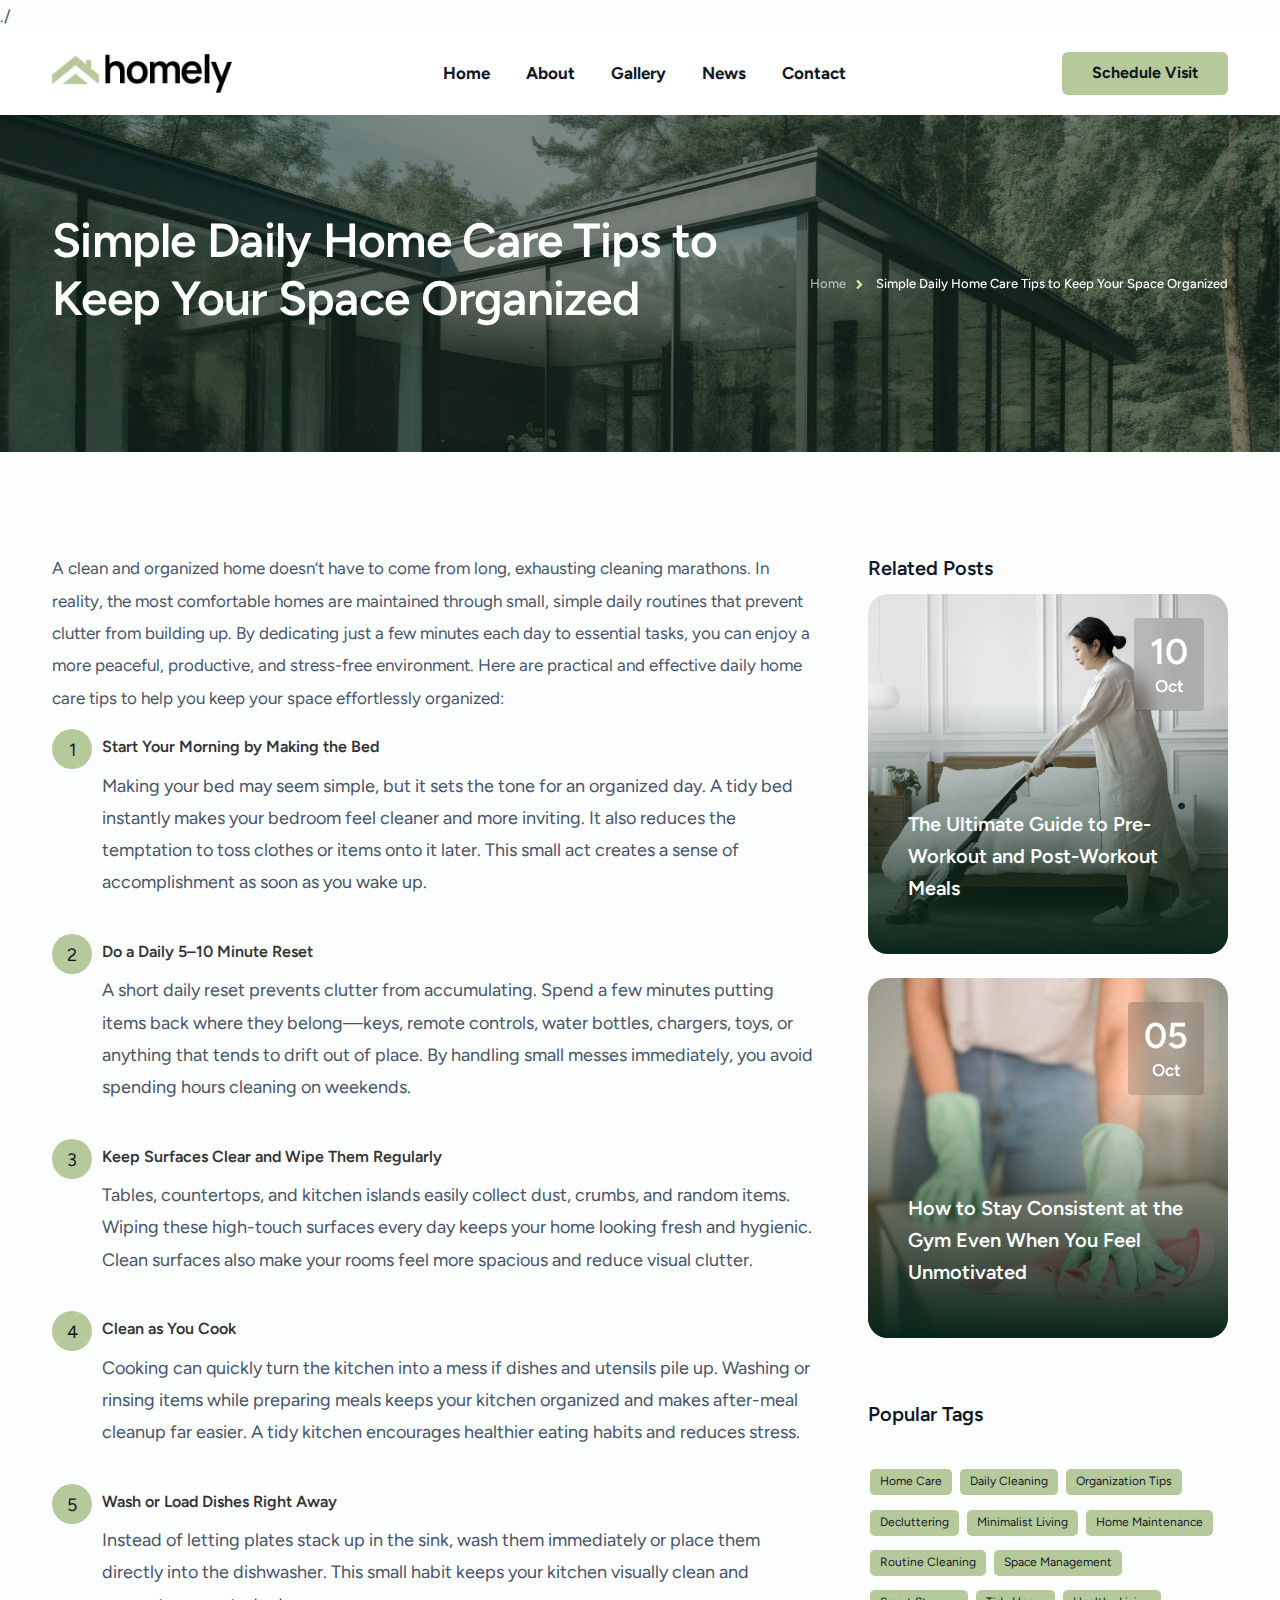
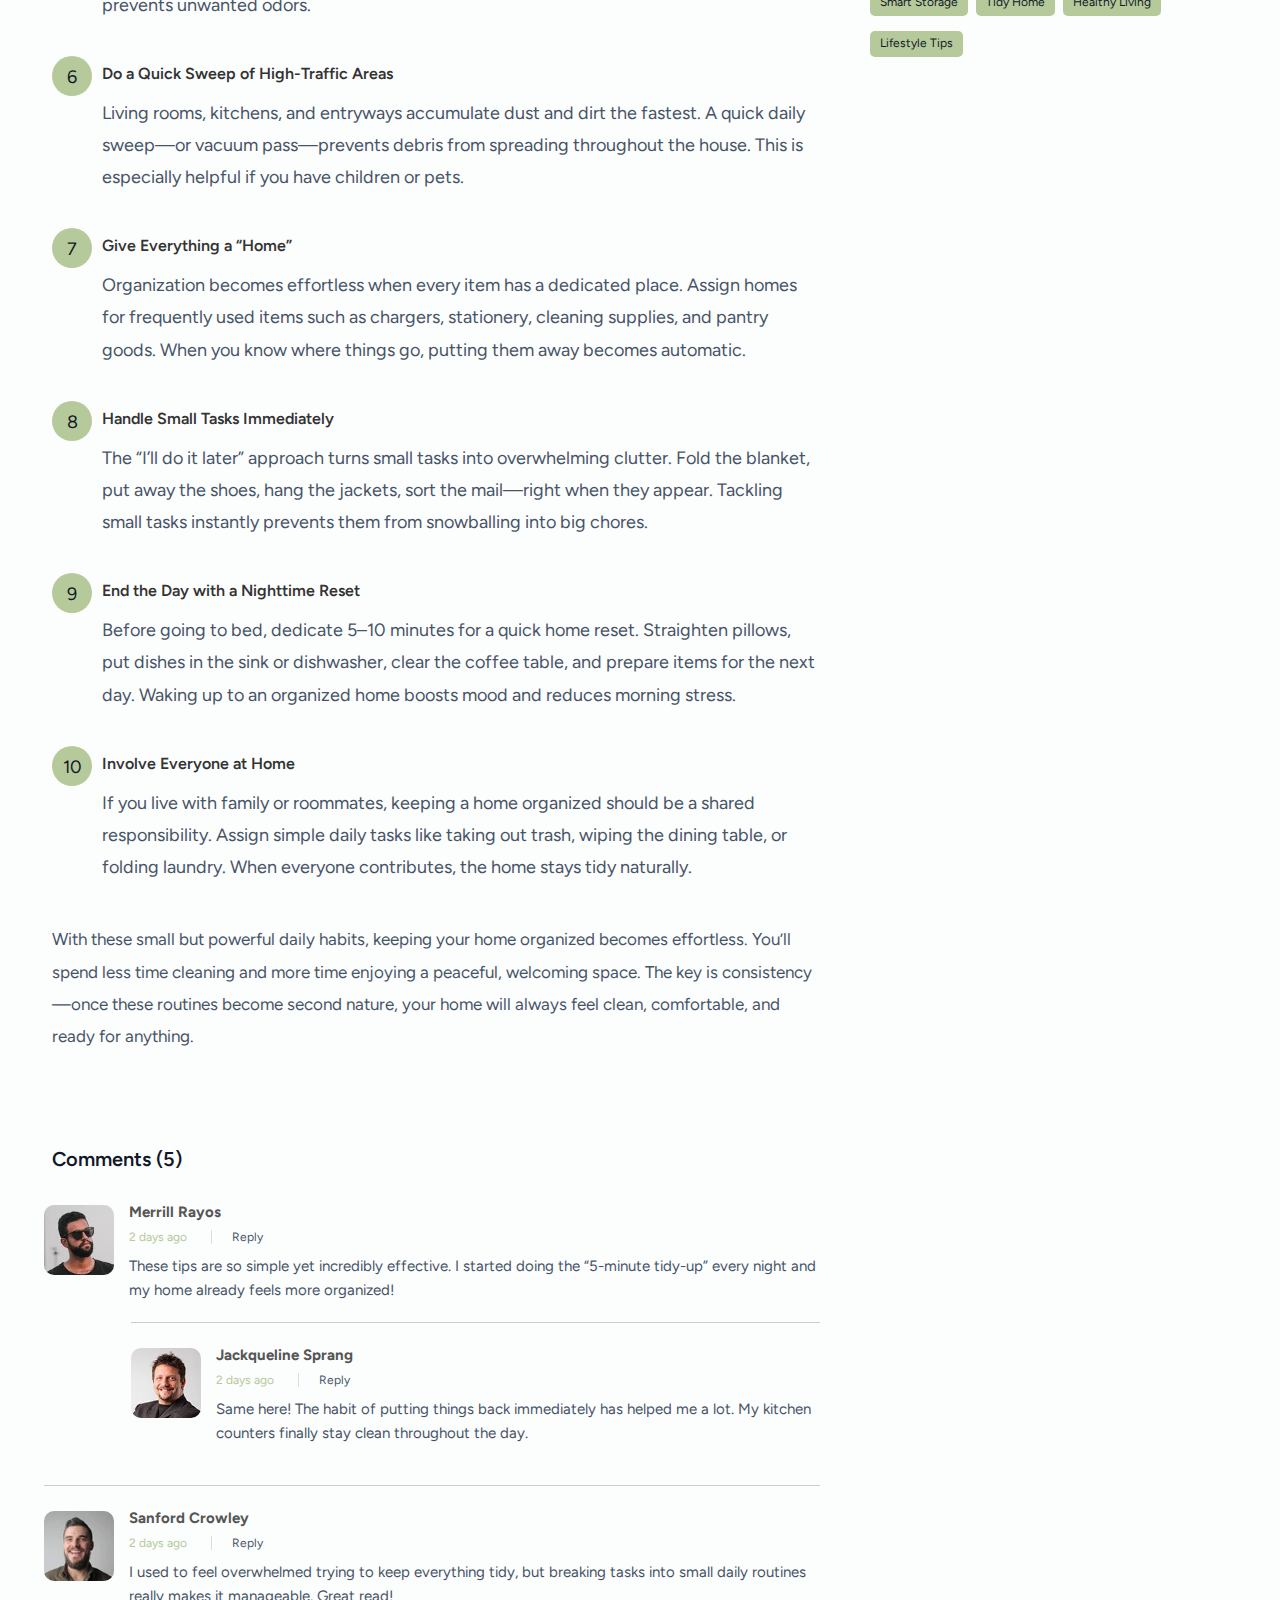
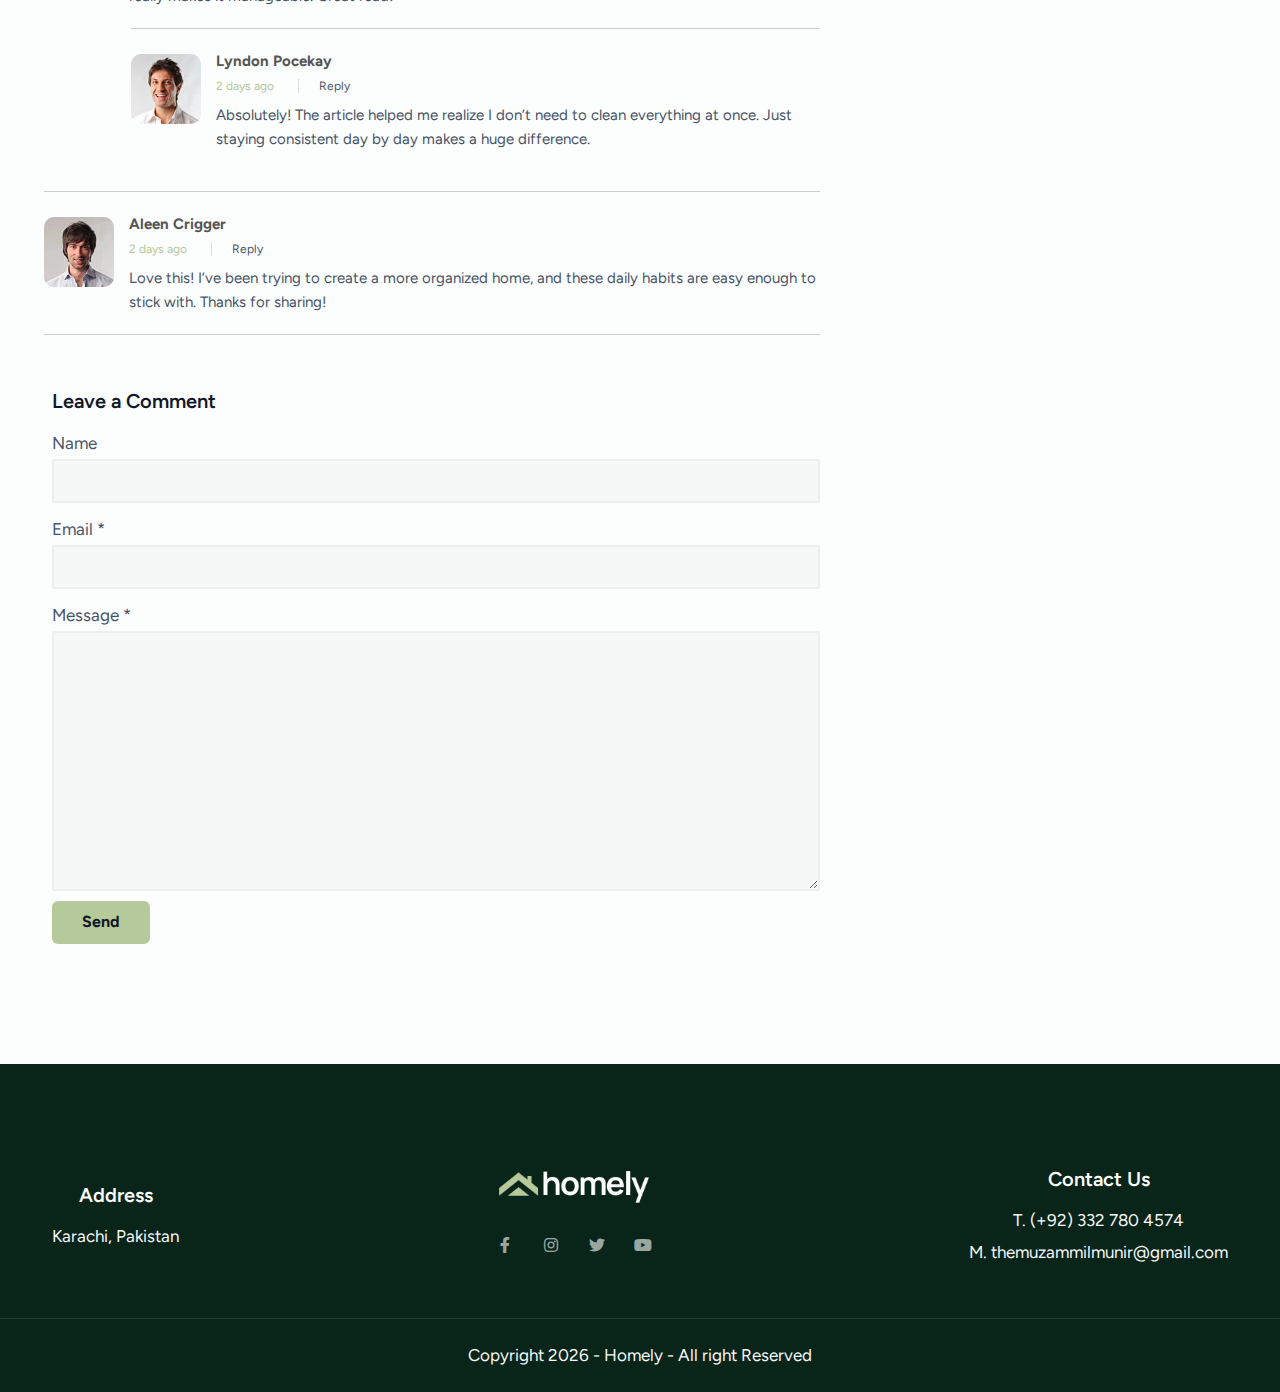
<file: news-single.html>
<!DOCTYPE html>
<html lang="en">

<head>
    <title>Homely - Real Estate Property</title>./
    <link rel="icon" href="./images/icon.webp" type="image/gif" sizes="16x16">
    <meta content="text/html;charset=utf-8" http-equiv="Content-Type">
    <meta content="width=device-width, initial-scale=1.0" name="viewport" >
    <meta content="" name="description" >
    <meta content="" name="keywords" >
    <meta content="" name="author" >
    <!-- CSS Files
    ================================================== -->
    <link href="./css/bootstrap.min.css" rel="stylesheet" type="text/css" id="bootstrap">
    <link href="./css/plugins.css" rel="stylesheet" type="text/css" >
    <link href="./css/swiper.css" rel="stylesheet" type="text/css" >
    <link href="./css/style.css" rel="stylesheet" type="text/css" >
    <link href="./css/coloring.css" rel="stylesheet" type="text/css" >
    <link href="./css/swiper-custom-1.css" rel="stylesheet" type="text/css" >
    <link href="./css/colors/scheme-01.css" id="colors" rel="stylesheet" type="text/css" >
</head>

<body>

    <header class="header-light">
        <div class="container">
            <div class="row">
                <div class="col-md-12">
                    <div class="de-flex">
                        <div class="de-flex-col">
                            <!-- logo begin -->
                            <div id="logo">
                                <a href="./index.html">
                                    <img class="logo-main" src="./images/logo.webp" alt="" >
                                    <img class="logo-scroll" src="./images/logo.webp" alt="" >
                                    <img class="logo-mobile" src="./images/logo.webp" alt="" >
                                </a>
                            </div>
                            <!-- logo close -->
                        </div>

                        <div class="de-flex-col">
                            <div class="de-flex-col header-col-mid">
                                <ul id="mainmenu">
                                    <li><a class="menu-item" href="./index.html">Home</a></li>
                                    <li><a class="menu-item" href="./about.html">About</a></li>
                                    <li><a class="menu-item" href="./gallery.html">Gallery</a></li>
                                    <li><a class="menu-item" href="./news.html">News</a></li>
                                    <li><a class="menu-item" href="./contact.html">Contact</a></li>
                                </ul>
                            </div>
                        </div>

                        <div class="de-flex-col">
                            <div class="menu_side_area">
                                <a href="./contact.html" class="btn-main fx-slide"><span>Schedule Visit</span></a>
                                <span id="menu-btn"></span>
                            </div>
                        </div>
                    </div>
                </div>
            </div>
        </div>
    </header>
    
    <main>
        <a href="#" id="back-to-top"></a>
        <!-- page preloader begin -->
        <div id="de-loader"></div>
        <!-- page preloader close -->

        <section class="jarallax text-light relative overflow-hidden mt-80 mt-sm-50">
            <img src="./images/background/1.webp" class="jarallax-img" alt="">
            <div class="container relative z-2">
                <div class="row g-4 justify-content-between align-items-center">
                    <div class="col-md-7">
                        <h2 class="split">Simple Daily Home Care Tips to Keep Your Space Organized</h2>
                    </div>
                    <div class="col-md-5 text-md-end">
                        <ul class="crumb text-light">
                            <li><a href="./index.html">Home</a></li>
                            <li class="active">Simple Daily Home Care Tips to Keep Your Space Organized</li>
                        </ul>
                    </div>
                </div>
            </div>
            <div class="sw-overlay op-6"></div>
        </section>

        <section>
            <div class="container">
                <div class="row gx-5">
                    <div class="col-lg-8">
                        <div class="blog-read">

                            <p>
                                A clean and organized home doesn’t have to come from long, exhausting cleaning marathons. 
                                In reality, the most comfortable homes are maintained through small, simple daily routines 
                                that prevent clutter from building up. By dedicating just a few minutes each day to essential tasks, 
                                you can enjoy a more peaceful, productive, and stress-free environment. Here are practical and effective daily home care tips to help you keep your space effortlessly organized:
                            </p>

                            <ol class="ol-style-1">
                              <li>
                                <h4>Start Your Morning by Making the Bed</h4>
                                <p>
                                  Making your bed may seem simple, but it sets the tone for an organized day. 
                                  A tidy bed instantly makes your bedroom feel cleaner and more inviting. 
                                  It also reduces the temptation to toss clothes or items onto it later. 
                                  This small act creates a sense of accomplishment as soon as you wake up.
                                </p>
                              </li>

                              <li>
                                <h4>Do a Daily 5–10 Minute Reset</h4>
                                <p>
                                  A short daily reset prevents clutter from accumulating. 
                                  Spend a few minutes putting items back where they belong—keys, remote controls, 
                                  water bottles, chargers, toys, or anything that tends to drift out of place.
                                  By handling small messes immediately, you avoid spending hours cleaning on weekends.
                                </p>
                              </li>

                              <li>
                                <h4>Keep Surfaces Clear and Wipe Them Regularly</h4>
                                <p>
                                  Tables, countertops, and kitchen islands easily collect dust, crumbs, and random items. 
                                  Wiping these high-touch surfaces every day keeps your home looking fresh and hygienic.
                                  Clean surfaces also make your rooms feel more spacious and reduce visual clutter.
                                </p>
                              </li>

                              <li>
                                <h4>Clean as You Cook</h4>
                                <p>
                                  Cooking can quickly turn the kitchen into a mess if dishes and utensils pile up. 
                                  Washing or rinsing items while preparing meals keeps your kitchen organized 
                                  and makes after-meal cleanup far easier. 
                                  A tidy kitchen encourages healthier eating habits and reduces stress.
                                </p>
                              </li>

                              <li>
                                <h4>Wash or Load Dishes Right Away</h4>
                                <p>
                                  Instead of letting plates stack up in the sink, wash them immediately or place them 
                                  directly into the dishwasher. 
                                  This small habit keeps your kitchen visually clean and prevents unwanted odors.
                                </p>
                              </li>

                              <li>
                                <h4>Do a Quick Sweep of High-Traffic Areas</h4>
                                <p>
                                  Living rooms, kitchens, and entryways accumulate dust and dirt the fastest.
                                  A quick daily sweep—or vacuum pass—prevents debris from spreading throughout the house. 
                                  This is especially helpful if you have children or pets.
                                </p>
                              </li>

                              <li>
                                <h4>Give Everything a “Home”</h4>
                                <p>
                                  Organization becomes effortless when every item has a dedicated place. 
                                  Assign homes for frequently used items such as chargers, stationery, cleaning supplies, 
                                  and pantry goods. 
                                  When you know where things go, putting them away becomes automatic.
                                </p>
                              </li>

                              <li>
                                <h4>Handle Small Tasks Immediately</h4>
                                <p>
                                  The “I’ll do it later” approach turns small tasks into overwhelming clutter. 
                                  Fold the blanket, put away the shoes, hang the jackets, sort the mail—right when they appear. 
                                  Tackling small tasks instantly prevents them from snowballing into big chores.
                                </p>
                              </li>

                              <li>
                                <h4>End the Day with a Nighttime Reset</h4>
                                <p>
                                  Before going to bed, dedicate 5–10 minutes for a quick home reset. 
                                  Straighten pillows, put dishes in the sink or dishwasher, clear the coffee table, 
                                  and prepare items for the next day. 
                                  Waking up to an organized home boosts mood and reduces morning stress.
                                </p>
                              </li>

                              <li>
                                <h4>Involve Everyone at Home</h4>
                                <p>
                                  If you live with family or roommates, keeping a home organized should be a shared responsibility. 
                                  Assign simple daily tasks like taking out trash, wiping the dining table, 
                                  or folding laundry. 
                                  When everyone contributes, the home stays tidy naturally.
                                </p>
                              </li>
                            </ol>

                            <p>
                                With these small but powerful daily habits, keeping your home organized becomes effortless. 
                                You’ll spend less time cleaning and more time enjoying a peaceful, welcoming space. 
                                The key is consistency—once these routines become second nature, 
                                your home will always feel clean, comfortable, and ready for anything.
                            </p>

                        </div>

                        <div class="spacer-single"></div>

                        <div id="blog-comment">
                            <h4>Comments (5)</h4>

                            <div class="spacer-half"></div>

                            <ol>
                                <li>
                                    <div class="avatar">
                                        <img src="./images/testimonial/1.webp" alt="">
                                    </div>
                                    <div class="comment-info">
                                        <span class="c_name">Merrill Rayos</span>
                                        <span class="c_date id-color">2 days ago</span>
                                        <span class="c_reply"><a href="#">Reply</a></span>
                                        <div class="clearfix"></div>
                                    </div>

                                    <div class="comment">
                                        These tips are so simple yet incredibly effective. I started doing the “5-minute tidy-up” every night and my home already feels more organized!
                                    </div>
                                    <ol>
                                        <li>
                                            <div class="avatar">
                                                <img src="./images/testimonial/2.webp" alt="">
                                            </div>
                                            <div class="comment-info">
                                                <span class="c_name">Jackqueline Sprang</span>
                                                <span class="c_date id-color">2 days ago</span>
                                                <span class="c_reply"><a href="#">Reply</a></span>
                                                <div class="clearfix"></div>
                                            </div>
                                            <div class="comment">
                                                Same here! The habit of putting things back immediately has helped me a lot. My kitchen counters finally stay clean throughout the day.
                                            </div>
                                        </li>
                                    </ol>
                                </li>

                                <li>
                                    <div class="avatar">
                                        <img src="./images/testimonial/3.webp" alt="">
                                    </div>
                                    <div class="comment-info">
                                        <span class="c_name">Sanford Crowley</span>
                                        <span class="c_date id-color">2 days ago</span>
                                        <span class="c_reply"><a href="#">Reply</a></span>
                                        <div class="clearfix"></div>
                                    </div>
                                    <div class="comment">
                                        I used to feel overwhelmed trying to keep everything tidy, but breaking tasks into small daily routines really makes it manageable. Great read!
                                    </div>
                                    <ol>
                                        <li>
                                            <div class="avatar">
                                                <img src="./images/testimonial/4.webp" alt="">
                                            </div>
                                            <div class="comment-info">
                                                <span class="c_name">Lyndon Pocekay</span>
                                                <span class="c_date id-color">2 days ago</span>
                                                <span class="c_reply"><a href="#">Reply</a></span>
                                                <div class="clearfix"></div>
                                            </div>
                                            <div class="comment">
                                                Absolutely! The article helped me realize I don’t need to clean everything at once. Just staying consistent day by day makes a huge difference.
                                            </div>
                                        </li>
                                    </ol>
                                </li>

                                <li>
                                    <div class="avatar">
                                        <img src="./images/testimonial/5.webp" alt="">
                                    </div>
                                    <div class="comment-info">
                                        <span class="c_name">Aleen Crigger</span>
                                        <span class="c_date id-color">2 days ago</span>
                                        <span class="c_reply"><a href="#">Reply</a></span>

                                        <div class="clearfix"></div>
                                    </div>
                                    <div class="comment">
                                        Love this! I’ve been trying to create a more organized home, and these daily habits are easy enough to stick with. Thanks for sharing!
                                    </div>
                                </li>
                            </ol>

                            <div class="spacer-single"></div>

                            <div id="comment-form-wrapper">
                                <h4>Leave a Comment</h4>
                                <div class="comment_form_holder">
                                    <form id="contact_form" name="form1" class="form-border" method="post" action="#">

                                        <label>Name</label>
                                        <input type="text" name="name" id="name" class="form-control">

                                        <label>Email <span class="req">*</span></label>
                                        <input type="text" name="email" id="email" class="form-control">
                                        <div id="error_email" class="error">Please check your email</div>

                                        <label>Message <span class="req">*</span></label>
                                        <textarea cols="10" rows="10" name="message" id="message" class="form-control"></textarea>
                                        <div id="error_message" class="error">Please check your message</div>
                                        <div id="mail_success" class="success">Thank you. Your message has been sent.</div>
                                        <div id="mail_failed" class="error">Error, email not sent</div>

                                        <p id="btnsubmit">
                                            <input type="submit" id="send" value="Send" class="btn-main">
                                        </p>

                                    </form>
                                </div>
                            </div>
                        </div>



                    </div>

                    <div class="col-lg-4">
                        <div class="widget widget-post">
                            <h4>Related Posts</h4>
                            <div class="blog-related-post">
                                <div class="mb-4">
                                    <a href="./blog-single.html" class="d-block hover relative rounded-20 overflow-hidden text-light">
                                        <div class="relative">
                                            <div class="abs end-0 z-2 bg-blur rounded-2 text-white p-3 pb-2 m-4 text-center fw-600">
                                                <h4 class="fs-36 mb-0 lh-1">10</h4>
                                                <span>Oct</span>
                                            </div>
                                        </div>                        
                                        <img src="./images/news/2.webp" class="w-100 hover-scale-1-1" alt="">
                                        <div class="absolute start-0 bottom-0 p-40 z-2">
                                            <h4>The Ultimate Guide to Pre-Workout and Post-Workout Meals</h4>
                                        </div>
                                        <div class="gradient-edge-bottom h-70"></div>
                                    </a>
                                </div>

                                <div>
                                    <a href="./blog-single.html" class="d-block hover relative rounded-20 overflow-hidden text-light">
                                        <div class="relative">
                                            <div class="abs end-0 z-2 bg-blur rounded-2 text-white p-3 pb-2 m-4 text-center fw-600">
                                                <h4 class="fs-36 mb-0 lh-1">05</h4>
                                                <span>Oct</span>
                                            </div>
                                        </div>                        
                                        <img src="./images/news/3.webp" class="w-100 hover-scale-1-1" alt="">
                                        <div class="absolute start-0 bottom-0 p-40 z-2">
                                            <h4>How to Stay Consistent at the Gym Even When You Feel Unmotivated</h4>
                                        </div>
                                        <div class="gradient-edge-bottom h-70"></div>
                                    </a>
                                </div>
                            </div>    


                        </div>
                        
                        <div class="widget widget_tags">
                            <h4>Popular Tags</h4>
                            <ul>
                                <li><a href="#link">Home Care</a></li>
                                <li><a href="#link">Daily Cleaning</a></li>
                                <li><a href="#link">Organization Tips</a></li>
                                <li><a href="#link">Decluttering</a></li>
                                <li><a href="#link">Minimalist Living</a></li>
                                <li><a href="#link">Home Maintenance</a></li>
                                <li><a href="#link">Routine Cleaning</a></li>
                                <li><a href="#link">Space Management</a></li>
                                <li><a href="#link">Smart Storage</a></li>
                                <li><a href="#link">Tidy Home</a></li>
                                <li><a href="#link">Healthy Living</a></li>
                                <li><a href="#link">Lifestyle Tips</a></li>
                            </ul>
                        </div>


                    </div>
                </div>
            </div>
        </section>
        

    </main>

    <footer class="text-light section-dark">
        <div class="container">
            <div class="row g-4 align-items-center">
                <div class="col-md-12">
                    <div class="d-lg-flex align-items-center justify-content-between text-center">
                        <div>
                            <h3 class="fs-20">Address</h3>
                            Karachi, Pakistan
                        </div>
                        <div>
                            <img src="./images/logo-white.webp" class="w-150px" alt=""><br>
                            <div class="social-icons mb-sm-30 mt-4">
                                <a href="#"><i class="fa-brands fa-facebook-f"></i></a>
                                <a href="#"><i class="fa-brands fa-instagram"></i></a>
                                <a href="#"><i class="fa-brands fa-twitter"></i></a>
                                <a href="#"><i class="fa-brands fa-youtube"></i></a>
                            </div>

                        </div>
                        <div>
                            <h3 class="fs-20">Contact Us</h3>
                            T. (+92) 332 780 4574<br>
                            M. themuzammilmunir@gmail.com
                        </div>
                    </div>
                </div>                    
            </div>
        </div>
        <div class="subfooter">
            <div class="container">
                <div class="row">
                    <div class="col-md-12 text-center">
                        Copyright 2026 - Homely - All right Reserved
                    </div>
                </div>
            </div>
        </div>
    </footer>   

    <!-- Javascript Files
    ================================================== -->
    <script src="./js/vendors.js"></script>
    <script src="./js/custom.js"></script>
    

</body>

</html>
</file>
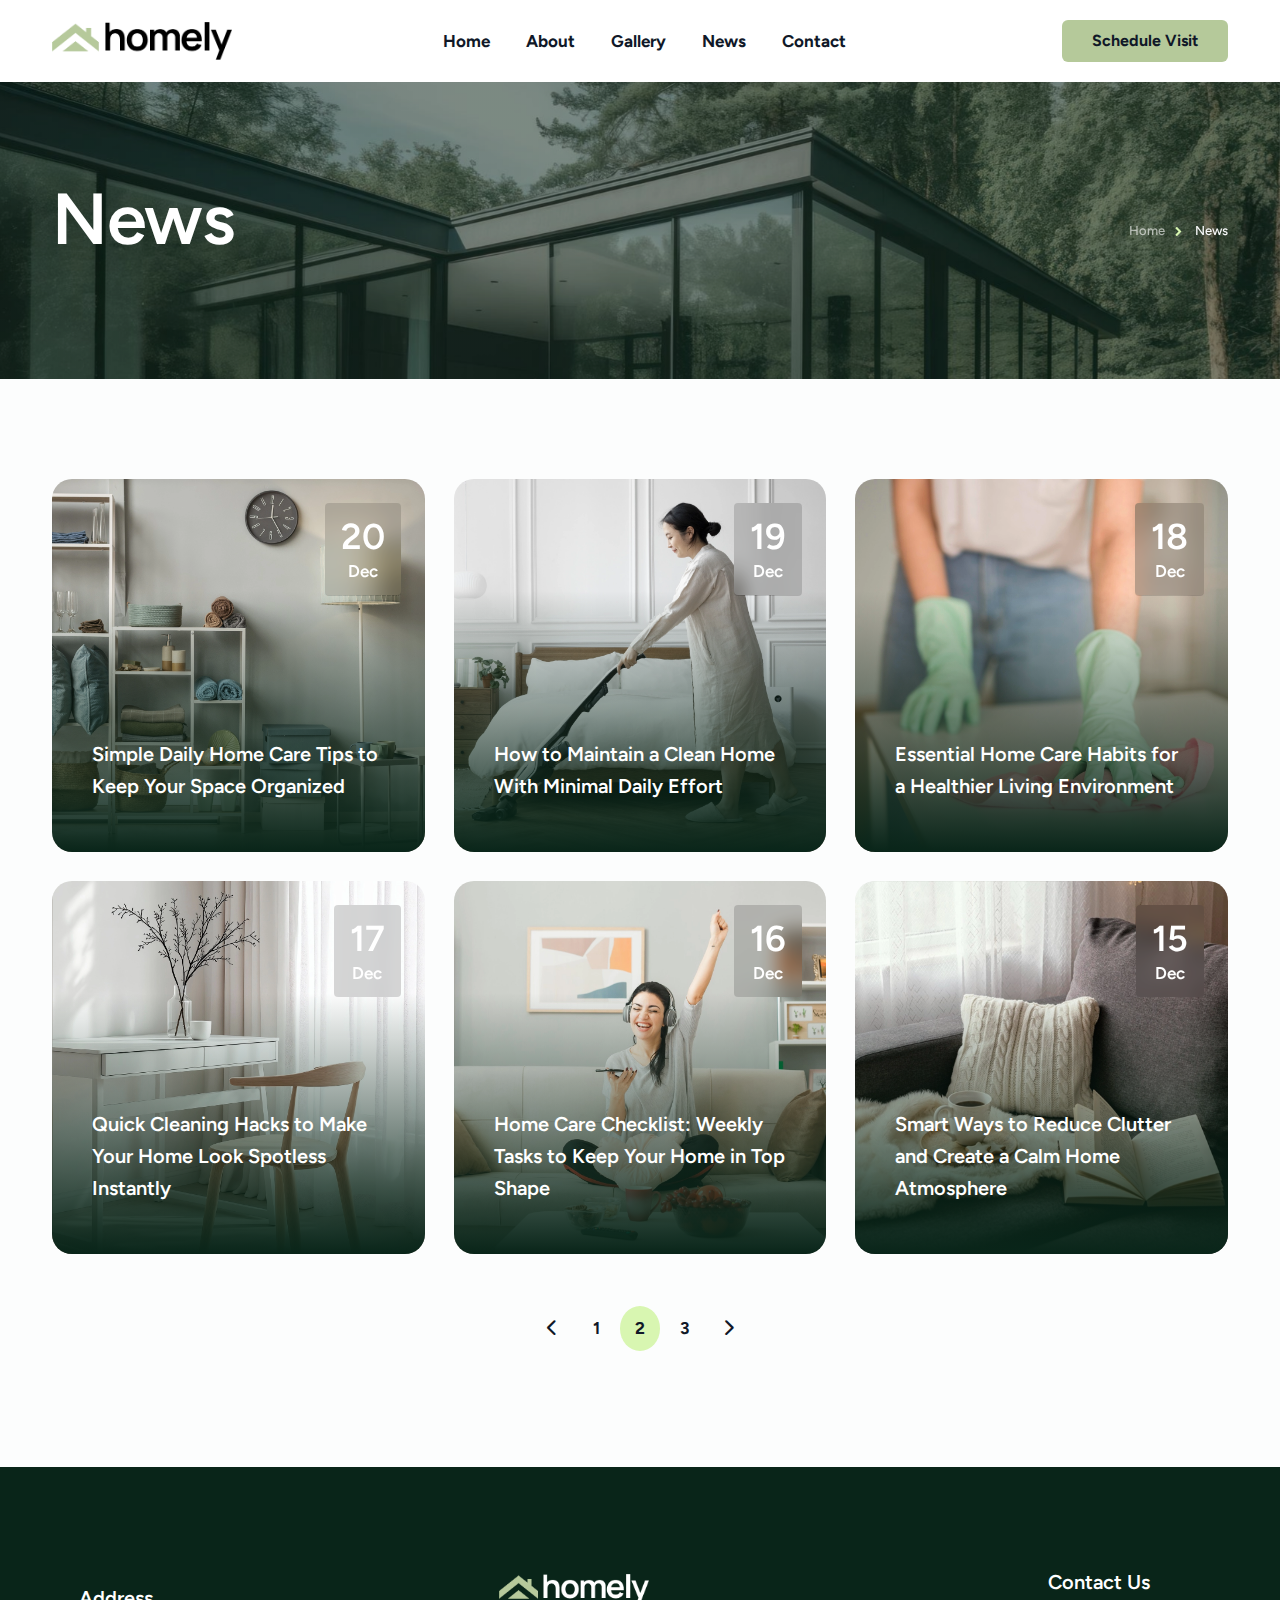
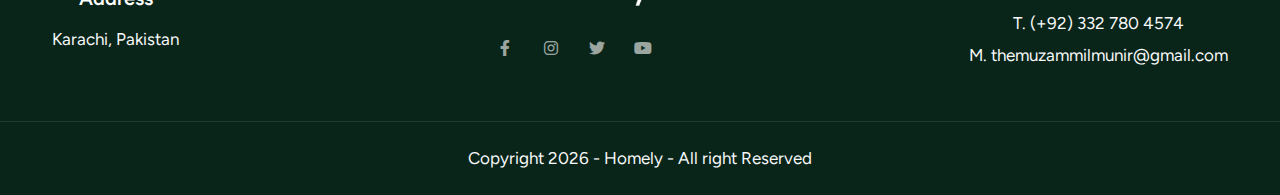
<file: news.html>
<!DOCTYPE html>
<html lang="en">

<head>
    <title>Homely - Real Estate Property</title>
    <link rel="icon" href="./images/icon.webp" type="image/gif" sizes="16x16">
    <meta content="text/html;charset=utf-8" http-equiv="Content-Type">
    <meta content="width=device-width, initial-scale=1.0" name="viewport" >
    <!-- CSS Files
    ================================================== -->
    <link href="./css/bootstrap.min.css" rel="stylesheet" type="text/css" id="bootstrap">
    <link href="./css/plugins.css" rel="stylesheet" type="text/css" >
    <link href="./css/swiper.css" rel="stylesheet" type="text/css" >
    <link href="./css/style.css" rel="stylesheet" type="text/css" >
    <link href="./css/coloring.css" rel="stylesheet" type="text/css" >
    <link href="./css/swiper-custom-1.css" rel="stylesheet" type="text/css" >
    <link href="./css/colors/scheme-01.css" id="colors" rel="stylesheet" type="text/css" >
</head>

<body>

    <header class="header-light">
        <div class="container">
            <div class="row">
                <div class="col-md-12">
                    <div class="de-flex">
                        <div class="de-flex-col">
                            <!-- logo begin -->
                            <div id="logo">
                                <a href="./index.html">
                                    <img class="logo-main" src="./images/logo.webp" alt="" >
                                    <img class="logo-scroll" src="./images/logo.webp" alt="" >
                                    <img class="logo-mobile" src="./images/logo.webp" alt="" >
                                </a>
                            </div>
                            <!-- logo close -->
                        </div>

                        <div class="de-flex-col">
                            <div class="de-flex-col header-col-mid">
                                <ul id="mainmenu">
                                    <li><a class="menu-item" href="./index.html">Home</a></li>
                                    <li><a class="menu-item" href="./about.html">About</a></li>
                                    <li><a class="menu-item" href="./gallery.html">Gallery</a></li>
                                    <li><a class="menu-item" href="./news.html">News</a></li>
                                    <li><a class="menu-item" href="./contact.html">Contact</a></li>
                                </ul>
                            </div>
                        </div>

                        <div class="de-flex-col">
                            <div class="menu_side_area">
                                <a href="./contact.html" class="btn-main fx-slide"><span>Schedule Visit</span></a>
                                <span id="menu-btn"></span>
                            </div>
                        </div>
                    </div>
                </div>
            </div>
        </div>
    </header>
    
    <main>
        <a href="#" id="back-to-top"></a>
        <!-- page preloader begin -->
        <div id="de-loader"></div>
        <!-- page preloader close -->

        <section class="jarallax text-light relative overflow-hidden mt-80 mt-sm-50">
            <img src="./images/background/1.webp" class="jarallax-img" alt="">
            <div class="container relative z-2">
                <div class="row g-4 justify-content-between align-items-center">
                    <div class="col-md-7">
                        <h1 class="fs-72 fs-xs-10vw lh-1-1 split">News</h1>
                    </div>
                    <div class="col-md-5 text-md-end">
                        <ul class="crumb text-light">
                            <li><a href="./index.html">Home</a></li>
                            <li class="active">News</li>
                        </ul>
                    </div>
                </div>
            </div>
            <div class="sw-overlay op-6"></div>
        </section>

        <section>
            <div class="container">
                <div class="row g-4">

                    <div class="col-lg-4">
                        <a href="./news-single.html" class="d-block hover relative rounded-20 overflow-hidden text-light">
                            <div class="relative">
                                <div class="abs end-0 z-2 bg-blur rounded-2 text-white p-3 pb-2 m-4 text-center fw-600">
                                    <h4 class="fs-36 mb-0 lh-1">20</h4>
                                    <span>Dec</span>
                                </div>
                            </div>
                            <img src="./images/news/1.webp" class="w-100 hover-scale-1-1" alt="">
                            <div class="absolute start-0 bottom-0 p-40 z-2">
                                <h4>Simple Daily Home Care Tips to Keep Your Space Organized</h4>
                            </div>
                            <div class="gradient-edge-bottom h-70"></div>
                        </a>
                    </div>

                    <div class="col-lg-4">
                        <a href="./news-single.html" class="d-block hover relative rounded-20 overflow-hidden text-light">
                            <div class="relative">
                                <div class="abs end-0 z-2 bg-blur rounded-2 text-white p-3 pb-2 m-4 text-center fw-600">
                                    <h4 class="fs-36 mb-0 lh-1">19</h4>
                                    <span>Dec</span>
                                </div>
                            </div>
                            <img src="./images/news/2.webp" class="w-100 hover-scale-1-1" alt="">
                            <div class="absolute start-0 bottom-0 p-40 z-2">
                                <h4>How to Maintain a Clean Home With Minimal Daily Effort</h4>
                            </div>
                            <div class="gradient-edge-bottom h-70"></div>
                        </a>
                    </div>

                    <div class="col-lg-4">
                        <a href="./news-single.html" class="d-block hover relative rounded-20 overflow-hidden text-light">
                            <div class="relative">
                                <div class="abs end-0 z-2 bg-blur rounded-2 text-white p-3 pb-2 m-4 text-center fw-600">
                                    <h4 class="fs-36 mb-0 lh-1">18</h4>
                                    <span>Dec</span>
                                </div>
                            </div>
                            <img src="./images/news/3.webp" class="w-100 hover-scale-1-1" alt="">
                            <div class="absolute start-0 bottom-0 p-40 z-2">
                                <h4>Essential Home Care Habits for a Healthier Living Environment</h4>
                            </div>
                            <div class="gradient-edge-bottom h-70"></div>
                        </a>
                    </div>

                    <div class="col-lg-4">
                        <a href="./news-single.html" class="d-block hover relative rounded-20 overflow-hidden text-light">
                            <div class="relative">
                                <div class="abs end-0 z-2 bg-blur rounded-2 text-white p-3 pb-2 m-4 text-center fw-600">
                                    <h4 class="fs-36 mb-0 lh-1">17</h4>
                                    <span>Dec</span>
                                </div>
                            </div>
                            <img src="./images/news/4.webp" class="w-100 hover-scale-1-1" alt="">
                            <div class="absolute start-0 bottom-0 p-40 z-2">
                                <h4>Quick Cleaning Hacks to Make Your Home Look Spotless Instantly</h4>
                            </div>
                            <div class="gradient-edge-bottom h-70"></div>
                        </a>
                    </div>

                    <div class="col-lg-4">
                        <a href="./news-single.html" class="d-block hover relative rounded-20 overflow-hidden text-light">
                            <div class="relative">
                                <div class="abs end-0 z-2 bg-blur rounded-2 text-white p-3 pb-2 m-4 text-center fw-600">
                                    <h4 class="fs-36 mb-0 lh-1">16</h4>
                                    <span>Dec</span>
                                </div>
                            </div>
                            <img src="./images/news/5.webp" class="w-100 hover-scale-1-1" alt="">
                            <div class="absolute start-0 bottom-0 p-40 z-2">
                                <h4>Home Care Checklist: Weekly Tasks to Keep Your Home in Top Shape</h4>
                            </div>
                            <div class="gradient-edge-bottom h-70"></div>
                        </a>
                    </div>

                    <div class="col-lg-4">
                        <a href="./news-single.html" class="d-block hover relative rounded-20 overflow-hidden text-light">
                            <div class="relative">
                                <div class="abs end-0 z-2 bg-blur rounded-2 text-white p-3 pb-2 m-4 text-center fw-600">
                                    <h4 class="fs-36 mb-0 lh-1">15</h4>
                                    <span>Dec</span>
                                </div>
                            </div>
                            <img src="./images/news/6.webp" class="w-100 hover-scale-1-1" alt="">
                            <div class="absolute start-0 bottom-0 p-40 z-2">
                                <h4>Smart Ways to Reduce Clutter and Create a Calm Home Atmosphere</h4>
                            </div>
                            <div class="gradient-edge-bottom h-70"></div>
                        </a>
                    </div>

                    <!-- pagination begin -->
                    <div class="col-lg-12 pt-4 text-center">
                        <div class="d-inline-block">
                            <nav aria-label="Page navigation example">
                                <ul class="pagination">
                                    <li class="page-item">
                                        <a class="page-link" href="#" aria-label="Previous">
                                            <span aria-hidden="true"><i class="fa fa-chevron-left"></i></span>
                                        </a>
                                    </li>
                                    <li class="page-item"><a class="page-link" href="#">1</a></li>
                                    <li class="page-item active" aria-current="page"><a class="page-link" href="#">2</a></li>
                                    <li class="page-item"><a class="page-link" href="#">3</a></li>
                                    <li class="page-item">
                                        <a class="page-link" href="#" aria-label="Next">
                                            <span aria-hidden="true"><i class="fa fa-chevron-right"></i></span>
                                        </a>
                                    </li>
                                </ul>
                            </nav>
                        </div>
                    </div>
                    <!-- pagination end -->

                </div>
            </div>
        </section>
        

    </main>

    <footer class="text-light section-dark">
        <div class="container">
            <div class="row g-4 align-items-center">
                <div class="col-md-12">
                    <div class="d-lg-flex align-items-center justify-content-between text-center">
                        <div>
                            <h3 class="fs-20">Address</h3>
                            Karachi, Pakistan
                        </div>
                        <div>
                            <img src="./images/logo-white.webp" class="w-150px" alt=""><br>
                            <div class="social-icons mb-sm-30 mt-4">
                                <a href="#"><i class="fa-brands fa-facebook-f"></i></a>
                                <a href="#"><i class="fa-brands fa-instagram"></i></a>
                                <a href="#"><i class="fa-brands fa-twitter"></i></a>
                                <a href="#"><i class="fa-brands fa-youtube"></i></a>
                            </div>

                        </div>
                        <div>
                            <h3 class="fs-20">Contact Us</h3>
                            T. (+92) 332 780 4574<br>
                            M. themuzammilmunir@gmail.com
                        </div>
                    </div>
                </div>                    
            </div>
        </div>
        <div class="subfooter">
            <div class="container">
                <div class="row">
                    <div class="col-md-12 text-center">
                        Copyright 2026 - Homely - All right Reserved
                    </div>
                </div>
            </div>
        </div>
    </footer>        

    <!-- Javascript Files
    ================================================== -->
    <script src="./js/vendors.js"></script>
    <script src="./js/custom.js"></script>
    

</body>

</html>
</file>
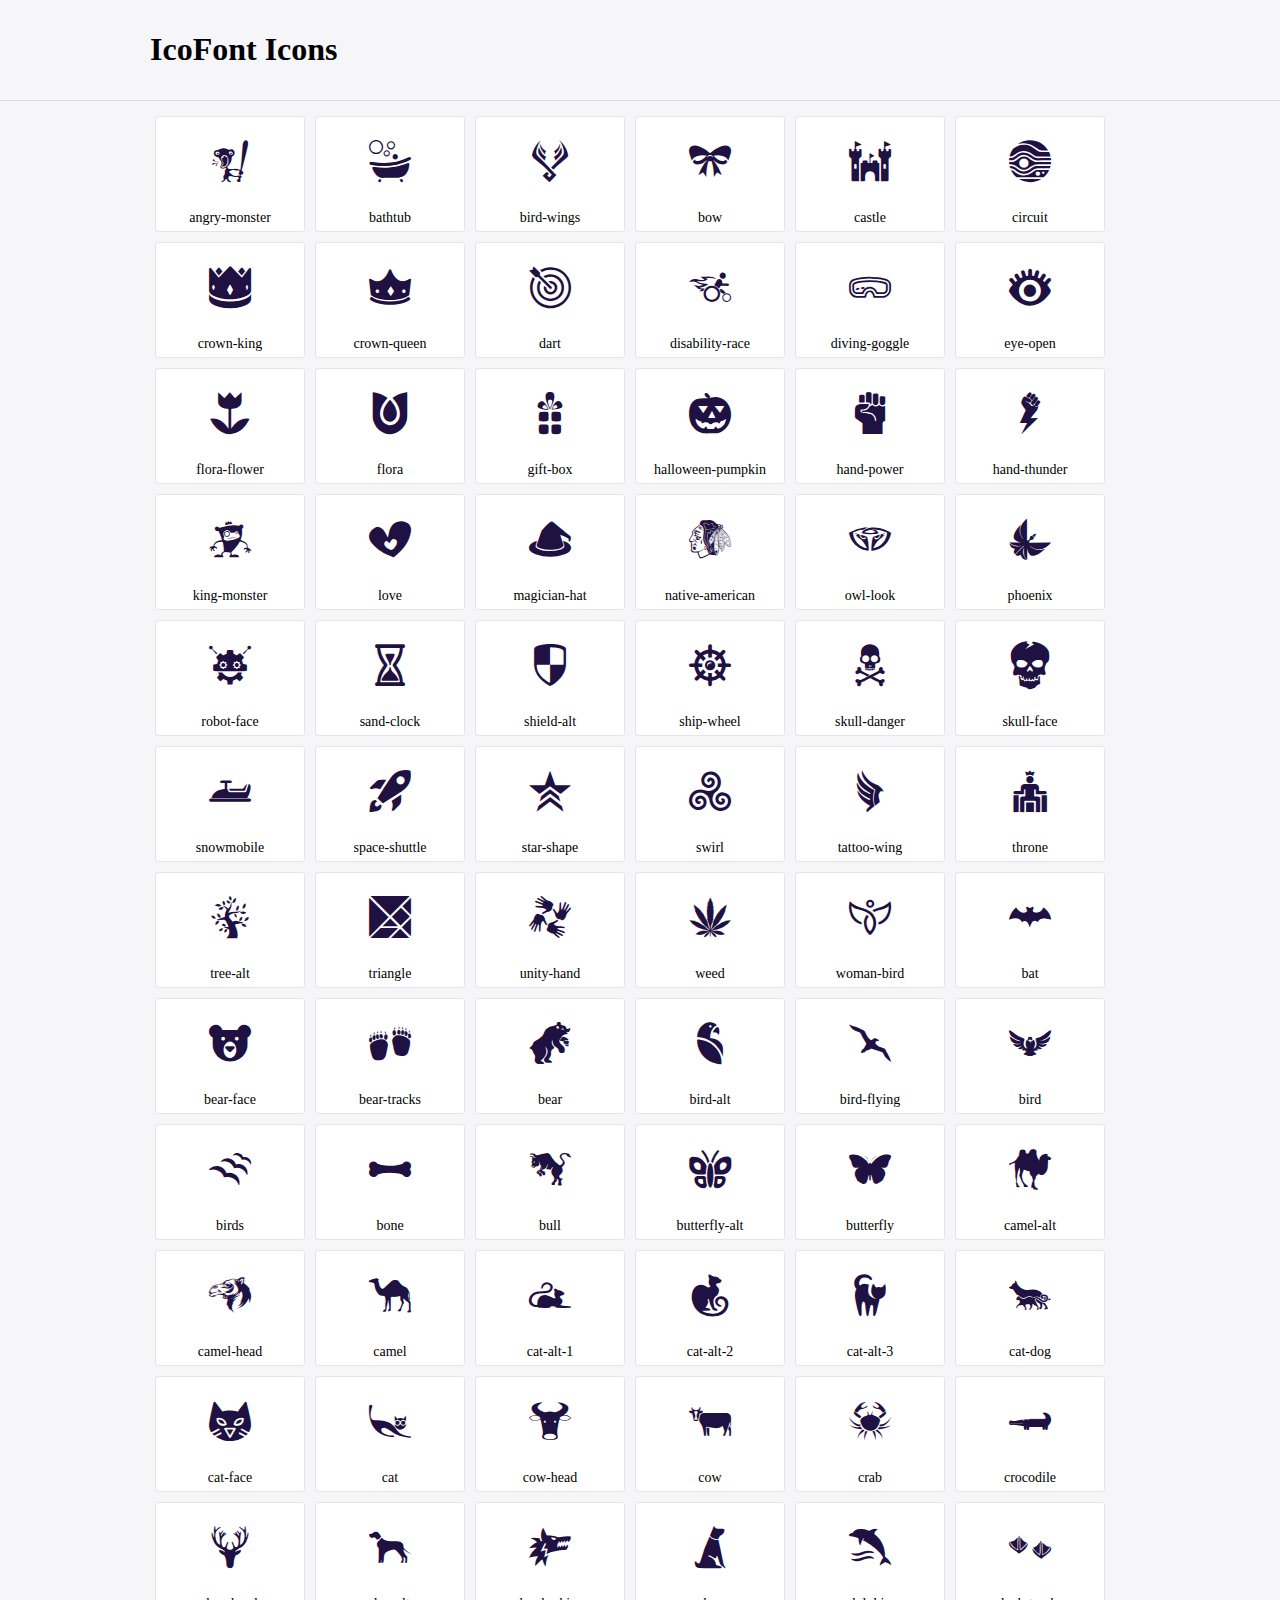
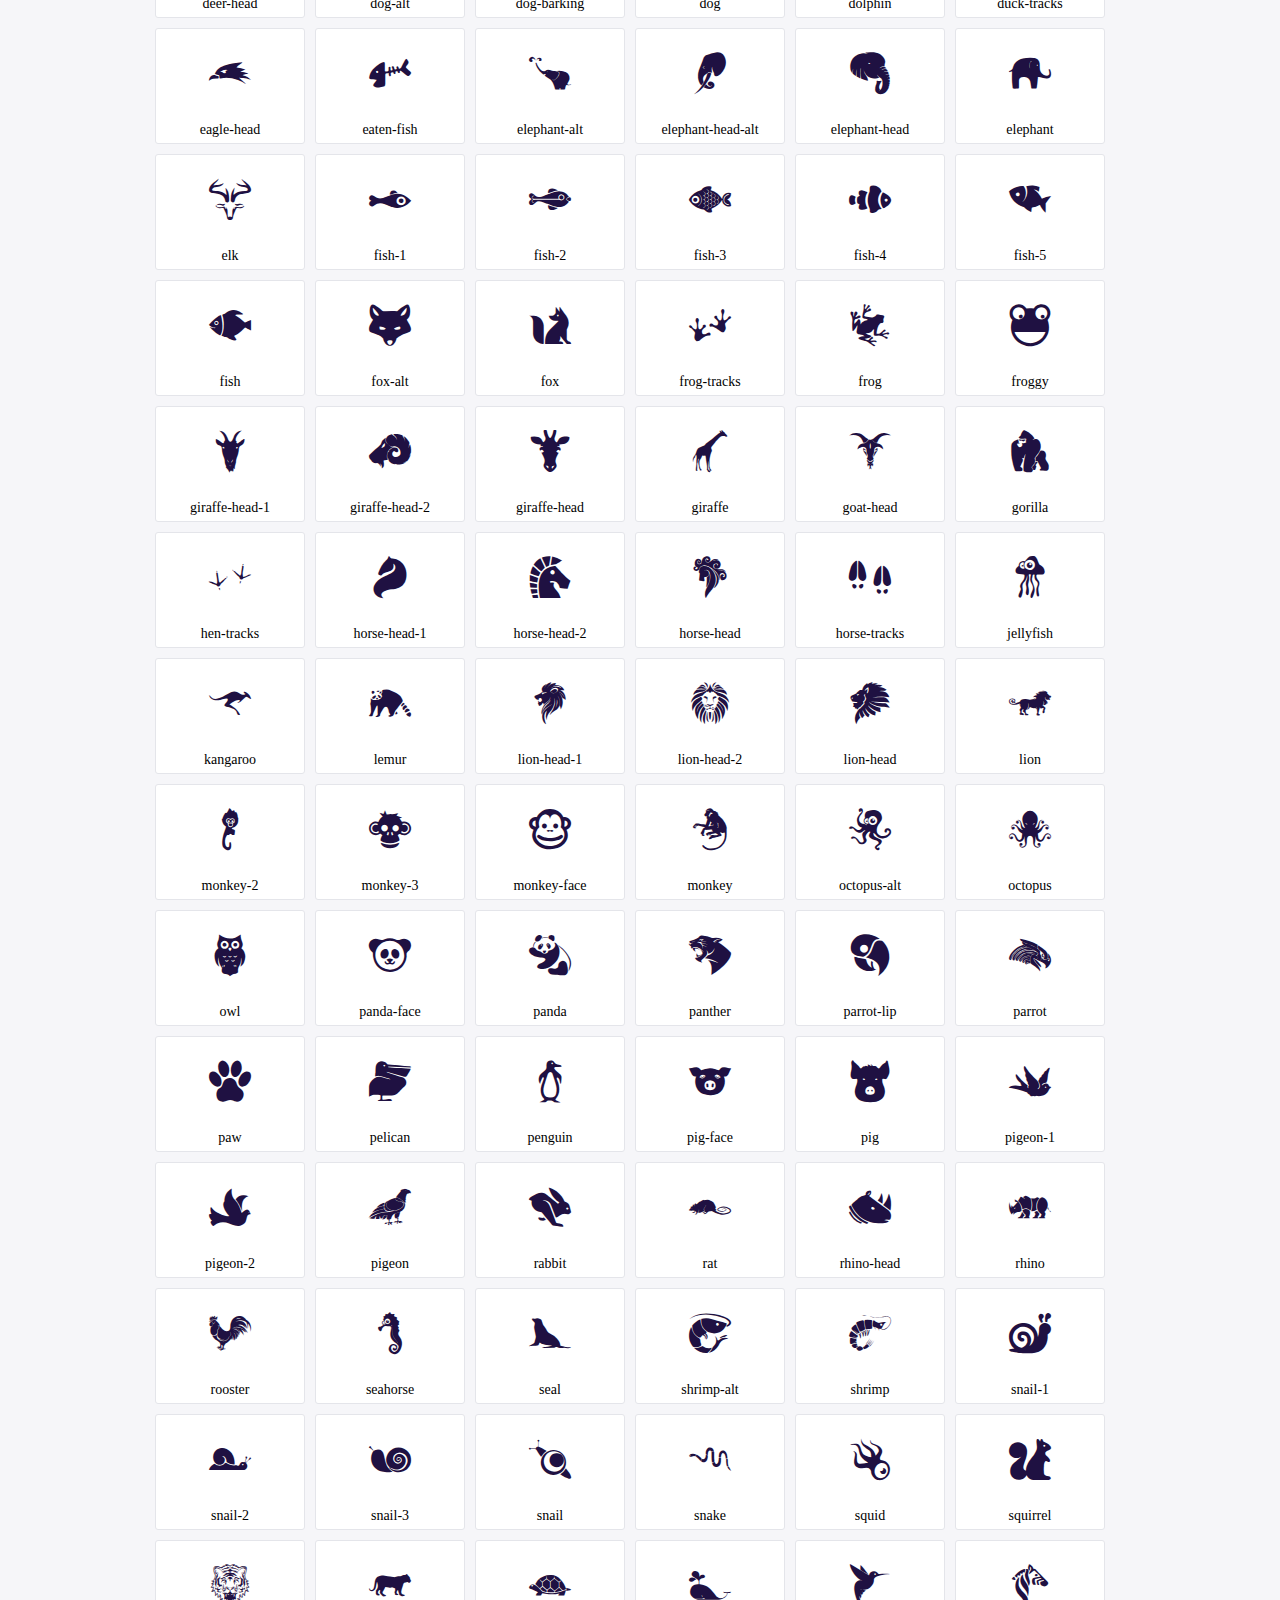
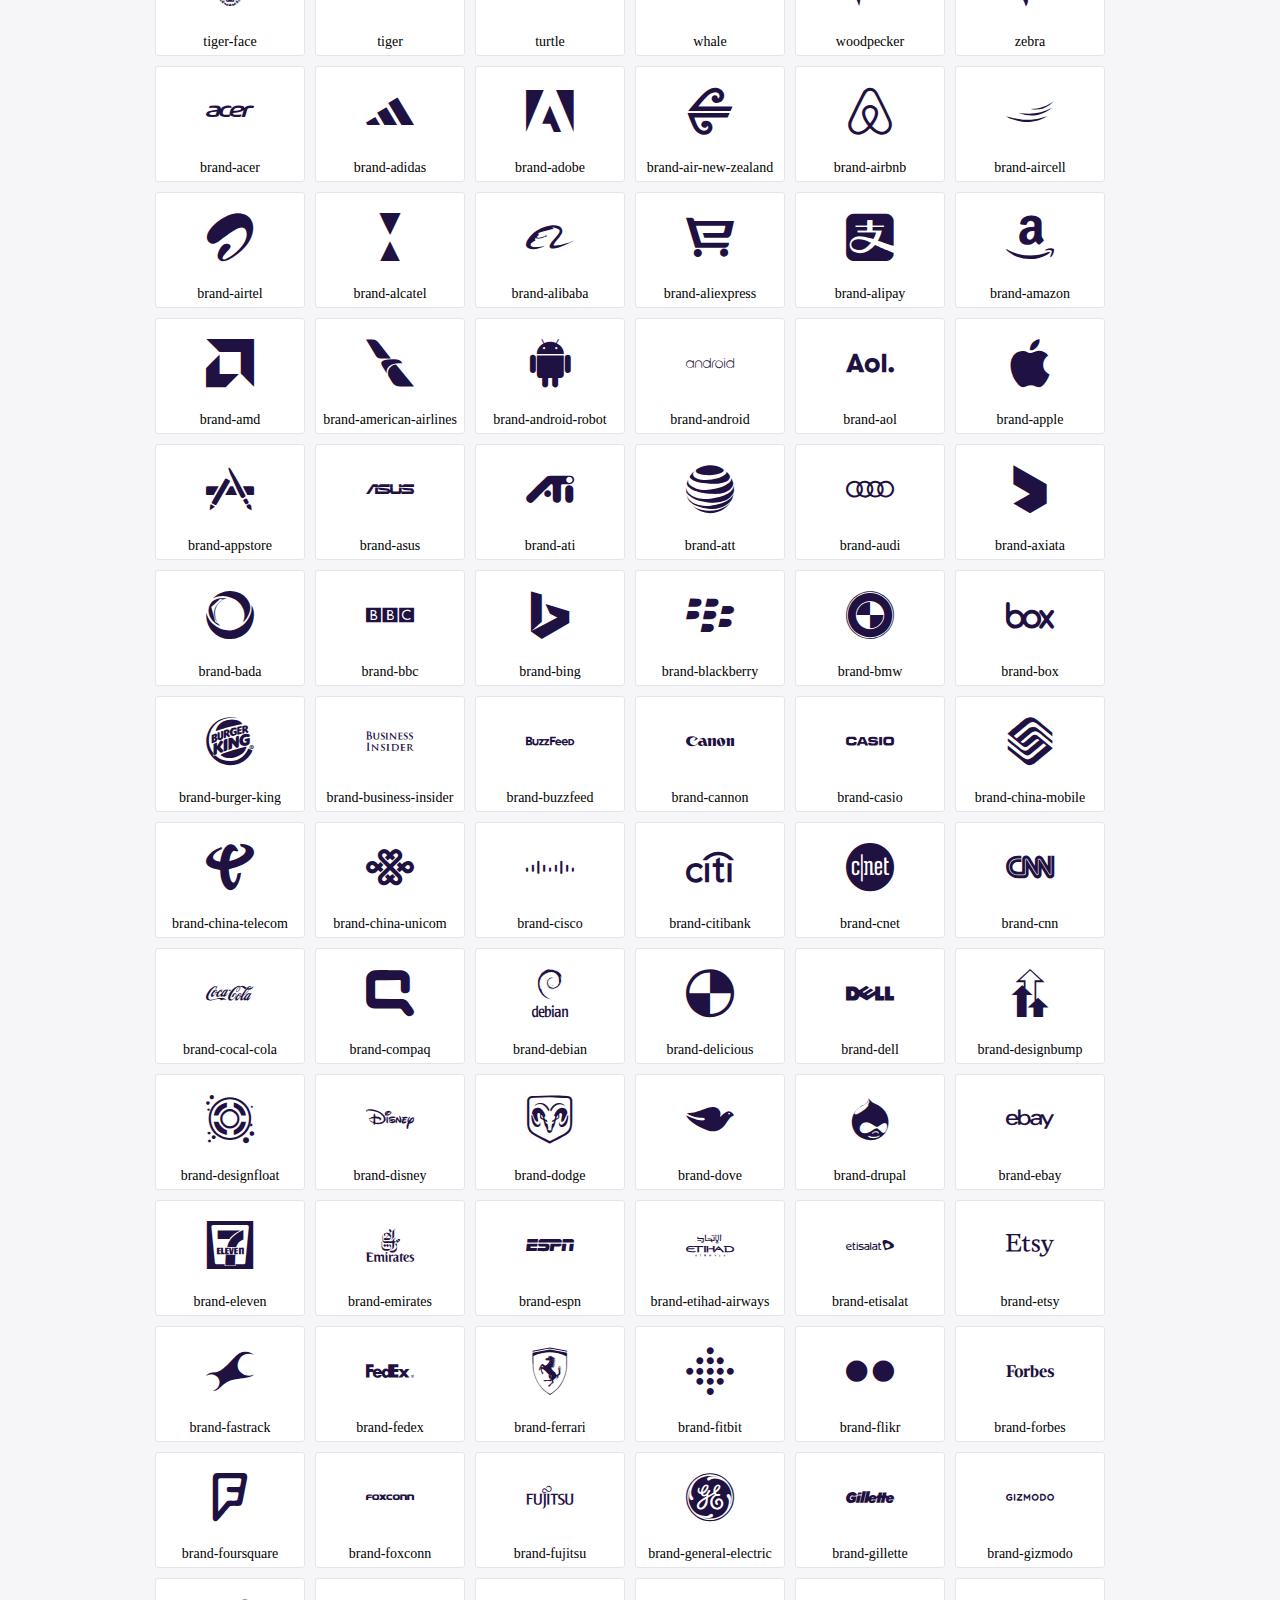
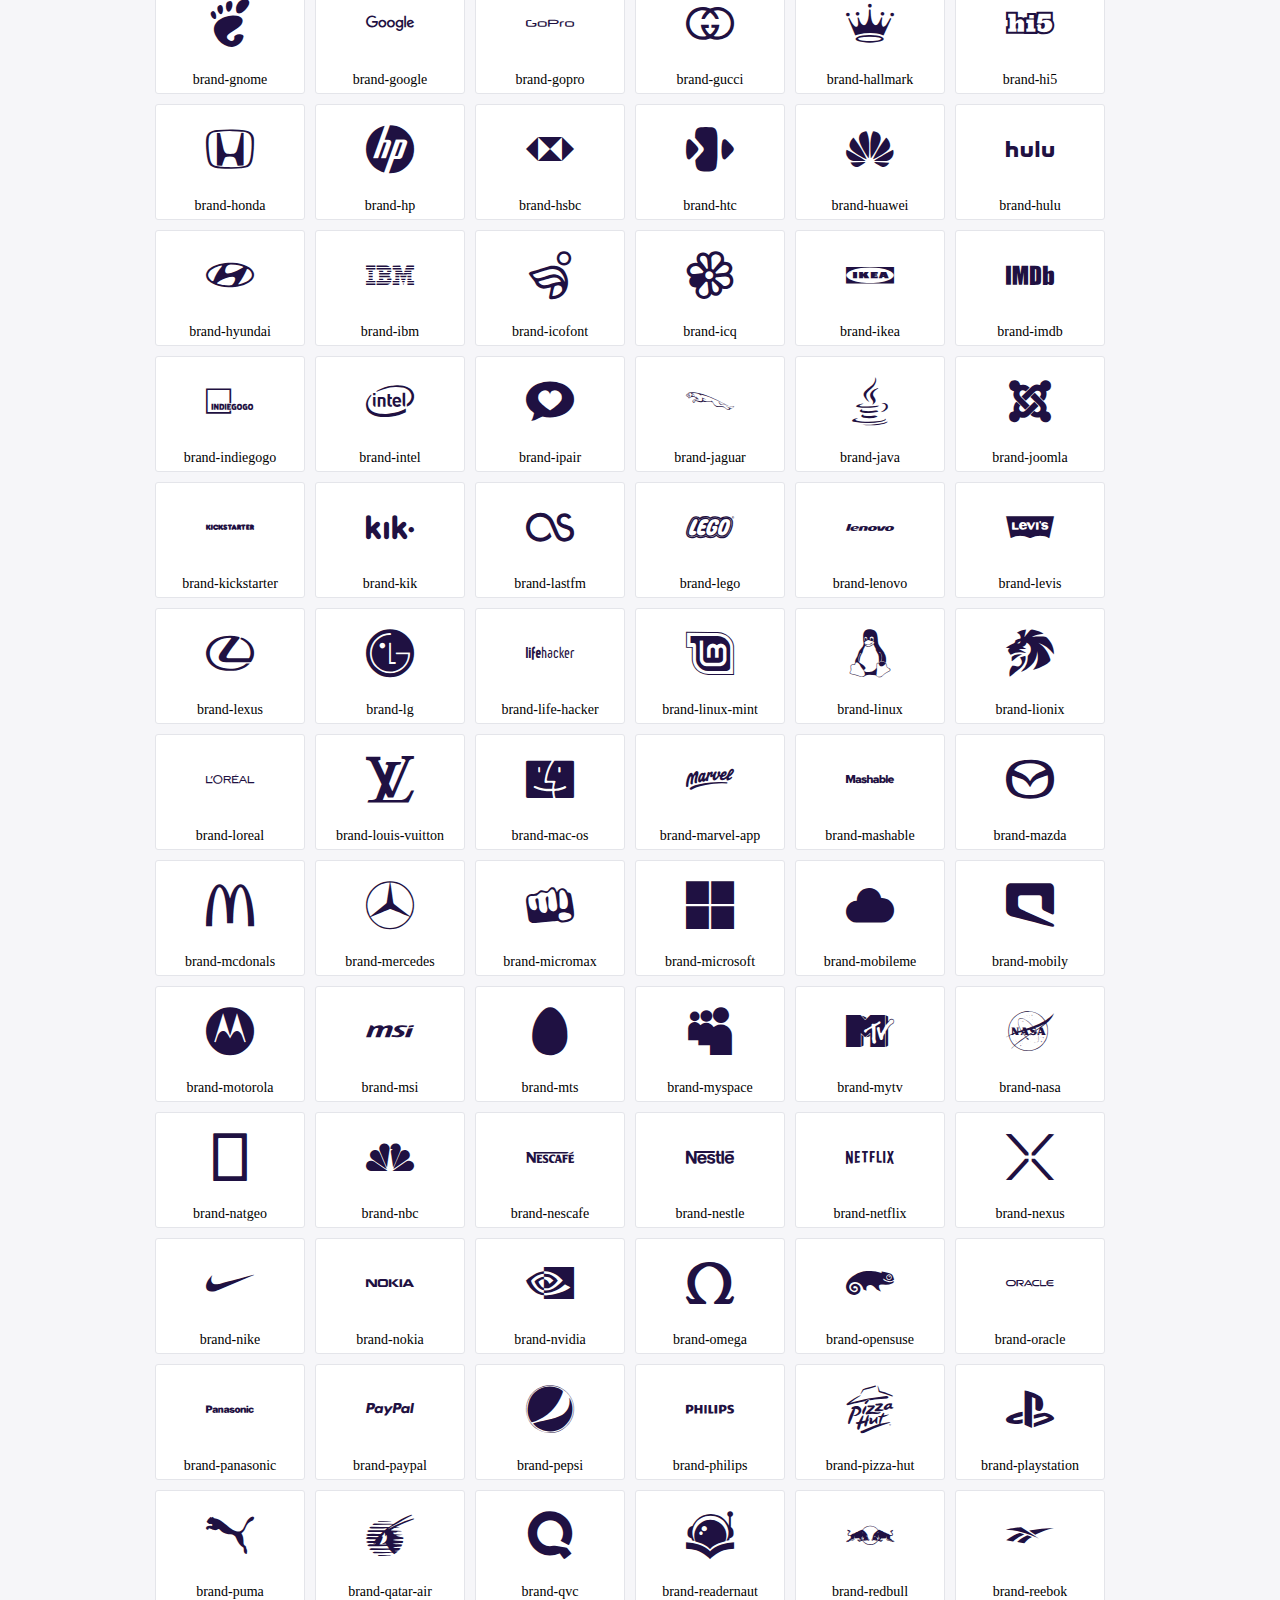
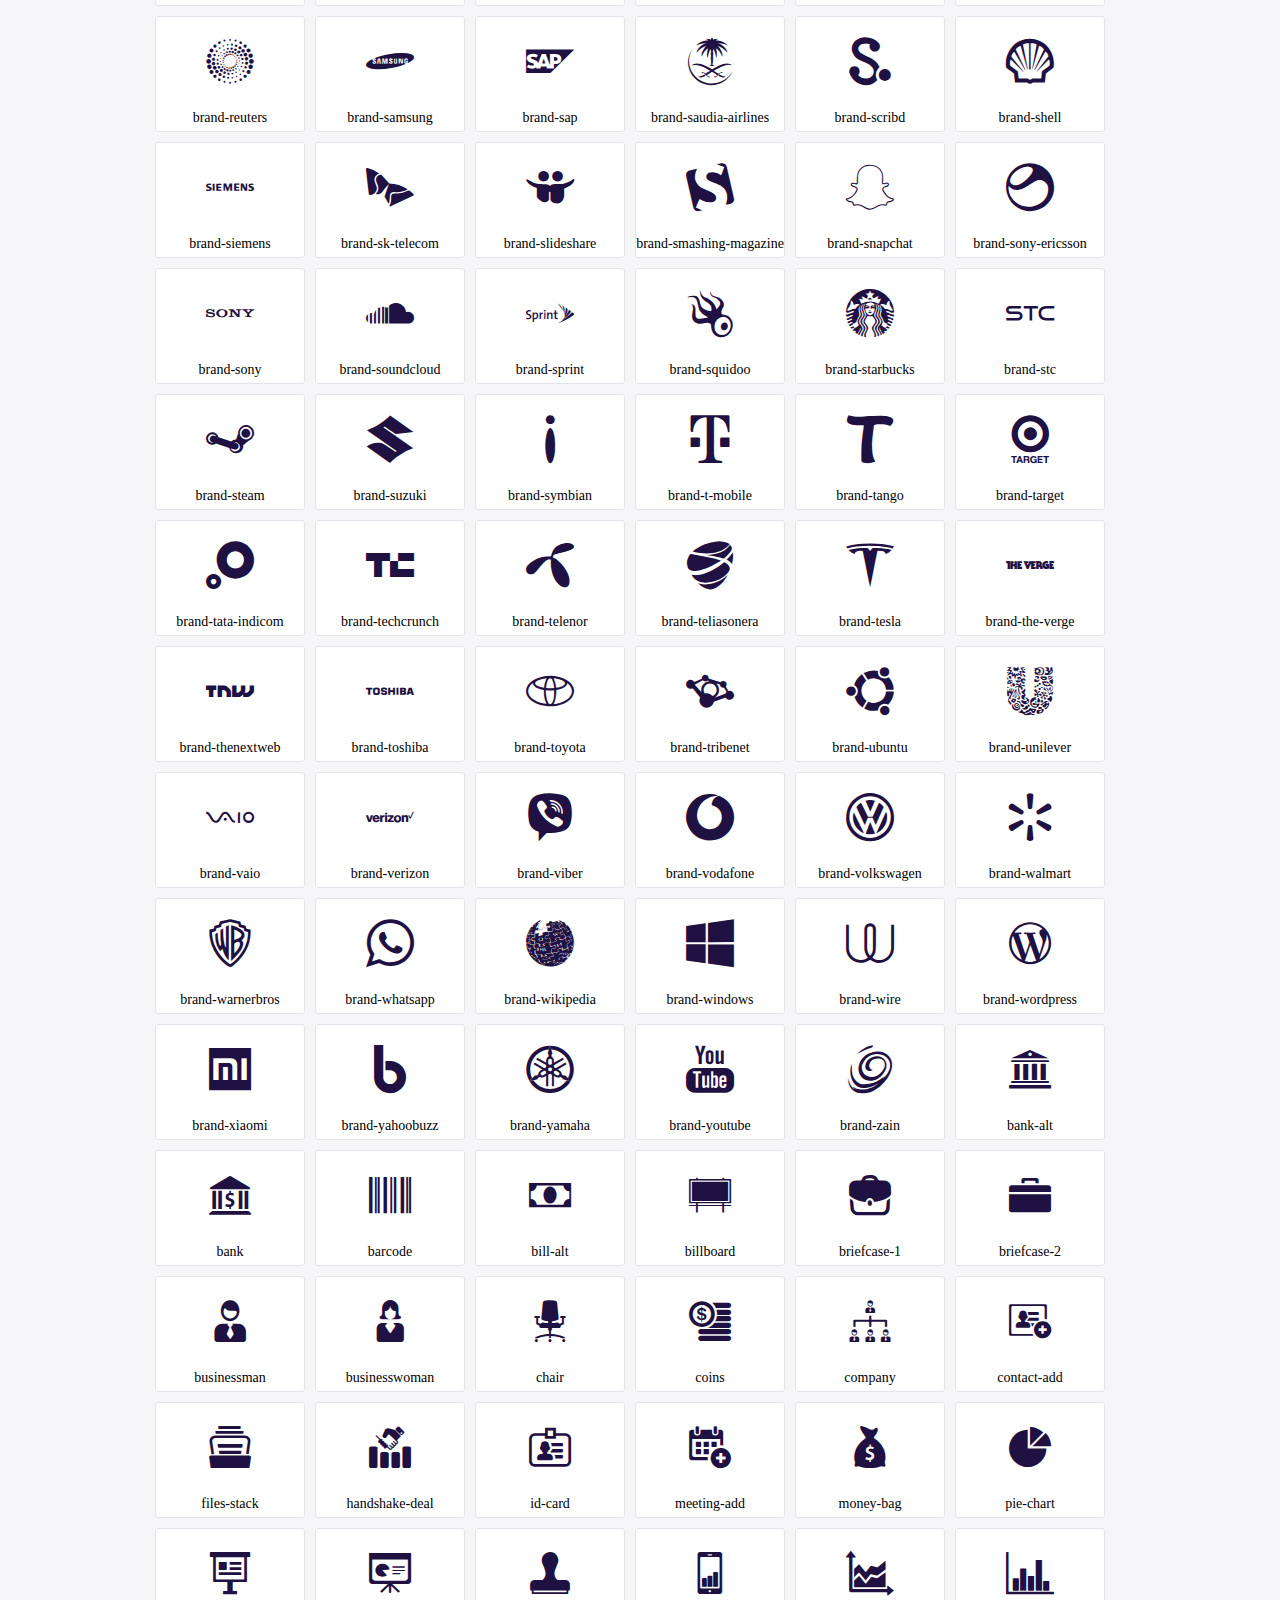
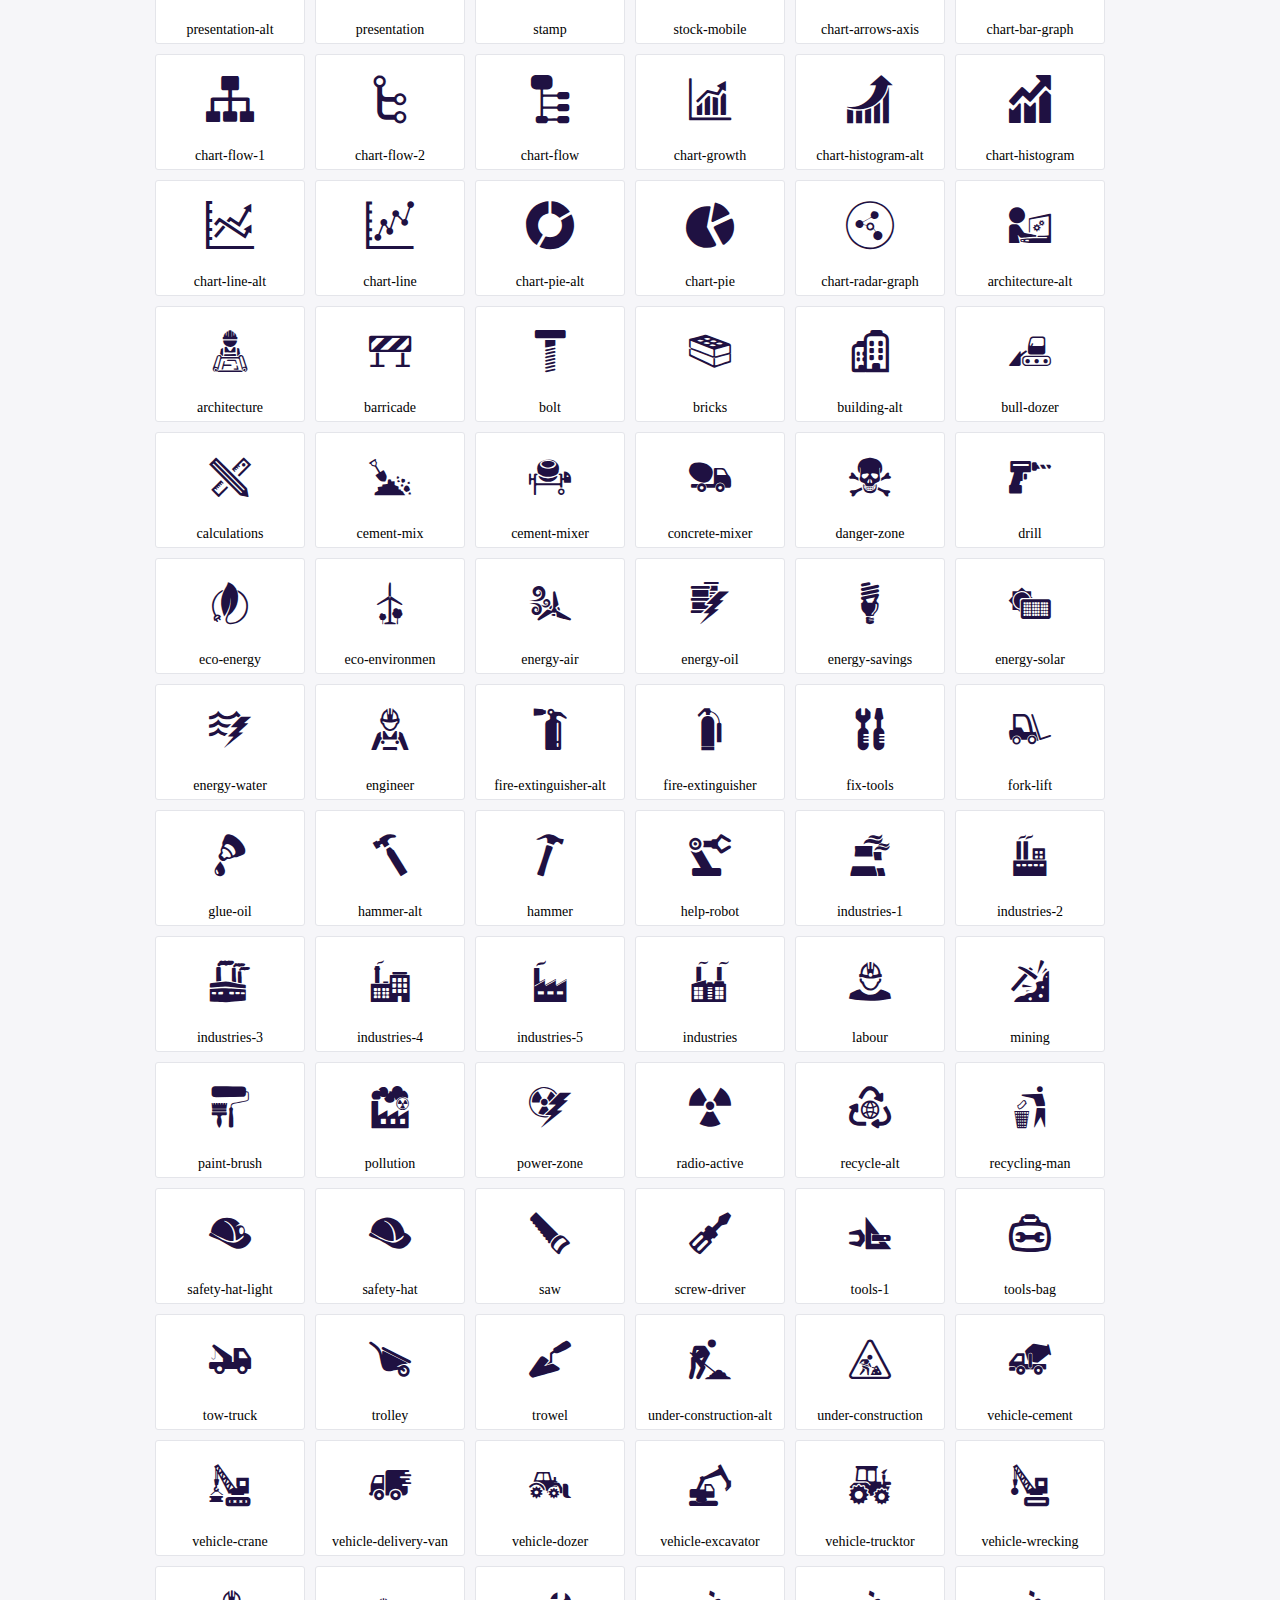
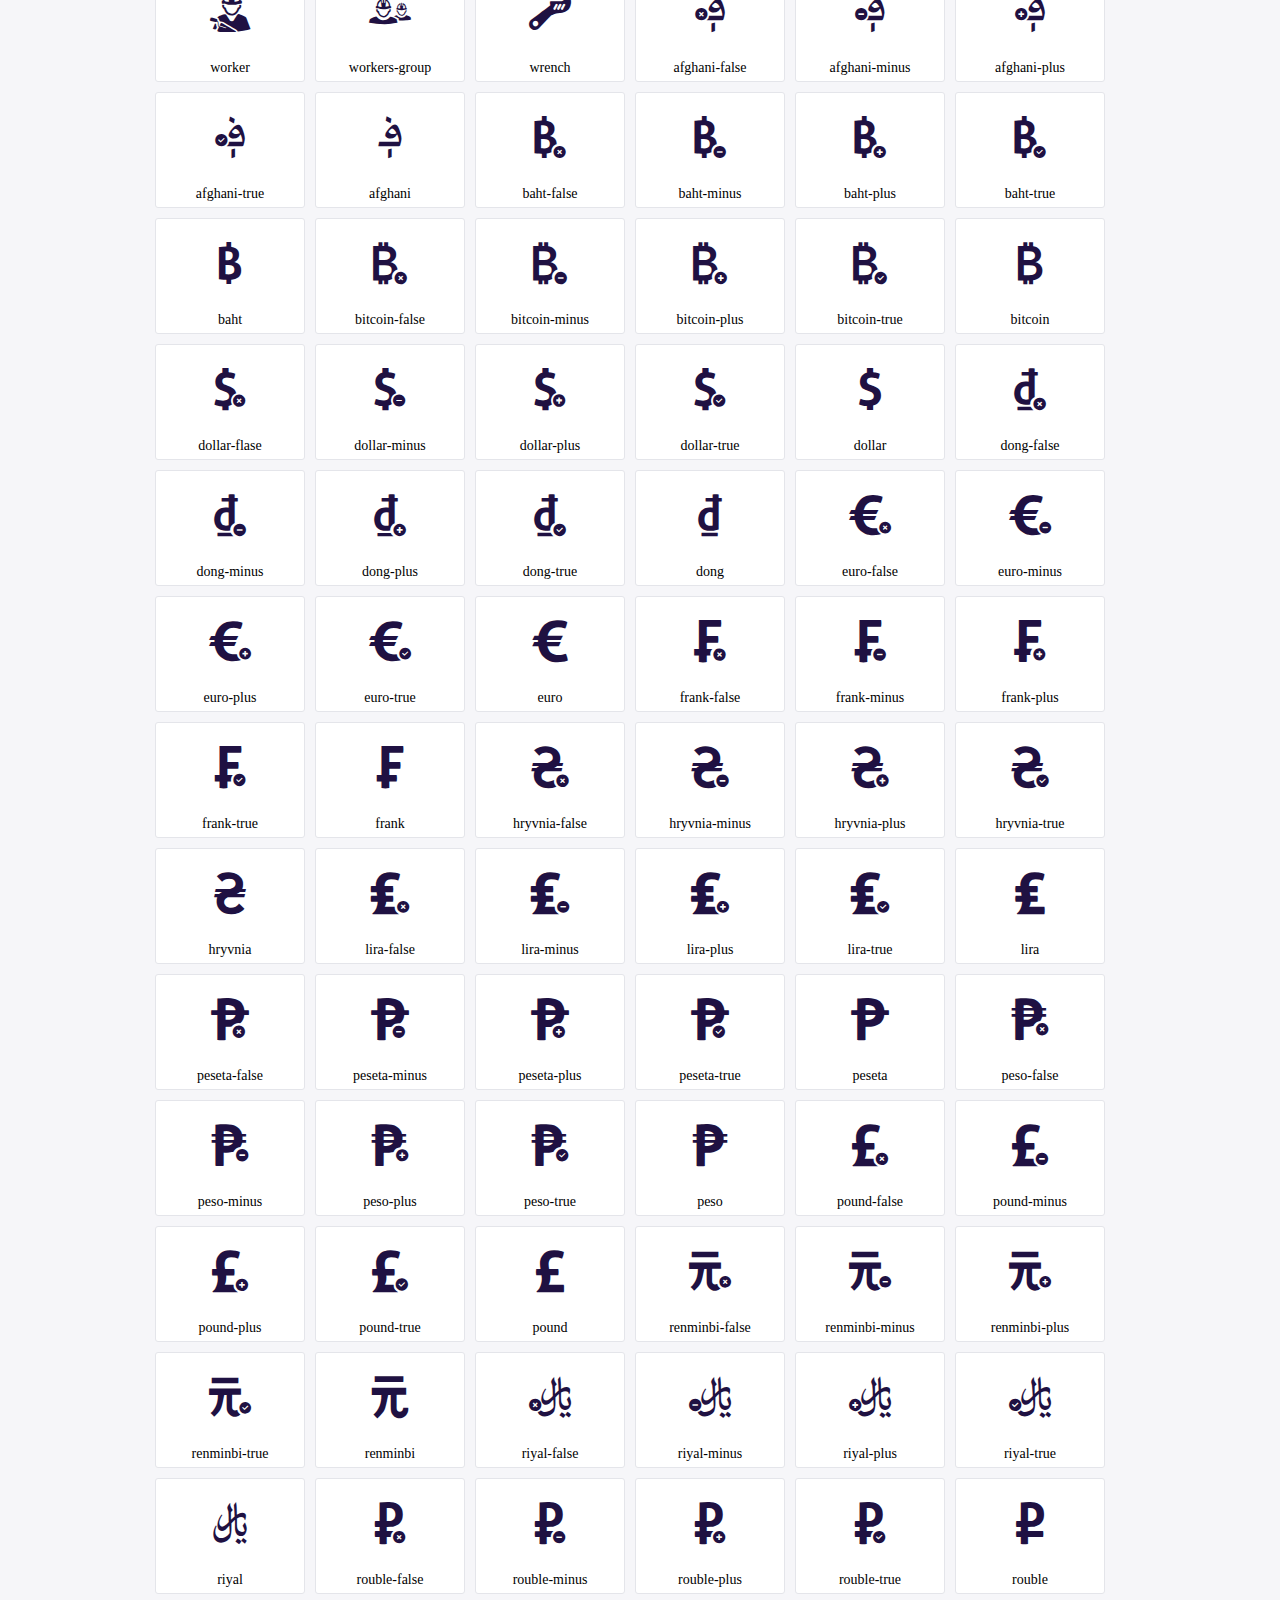
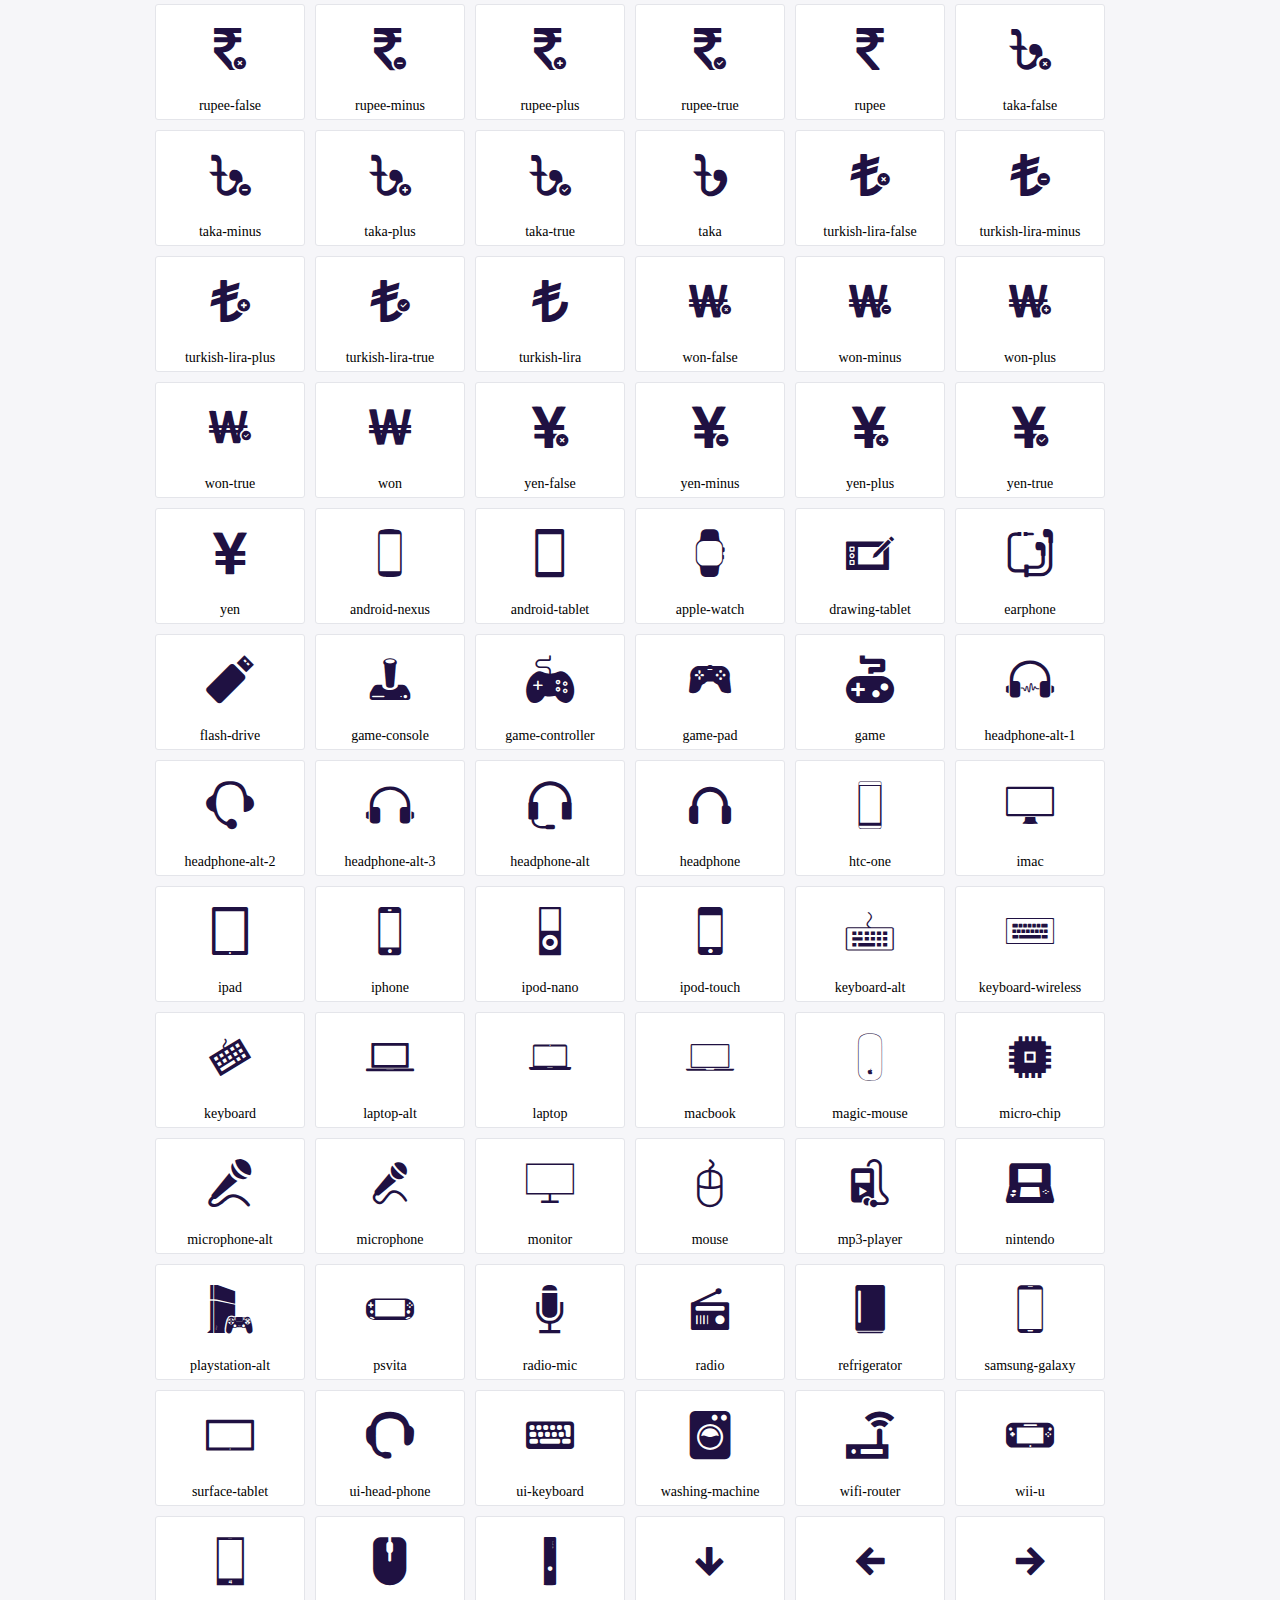
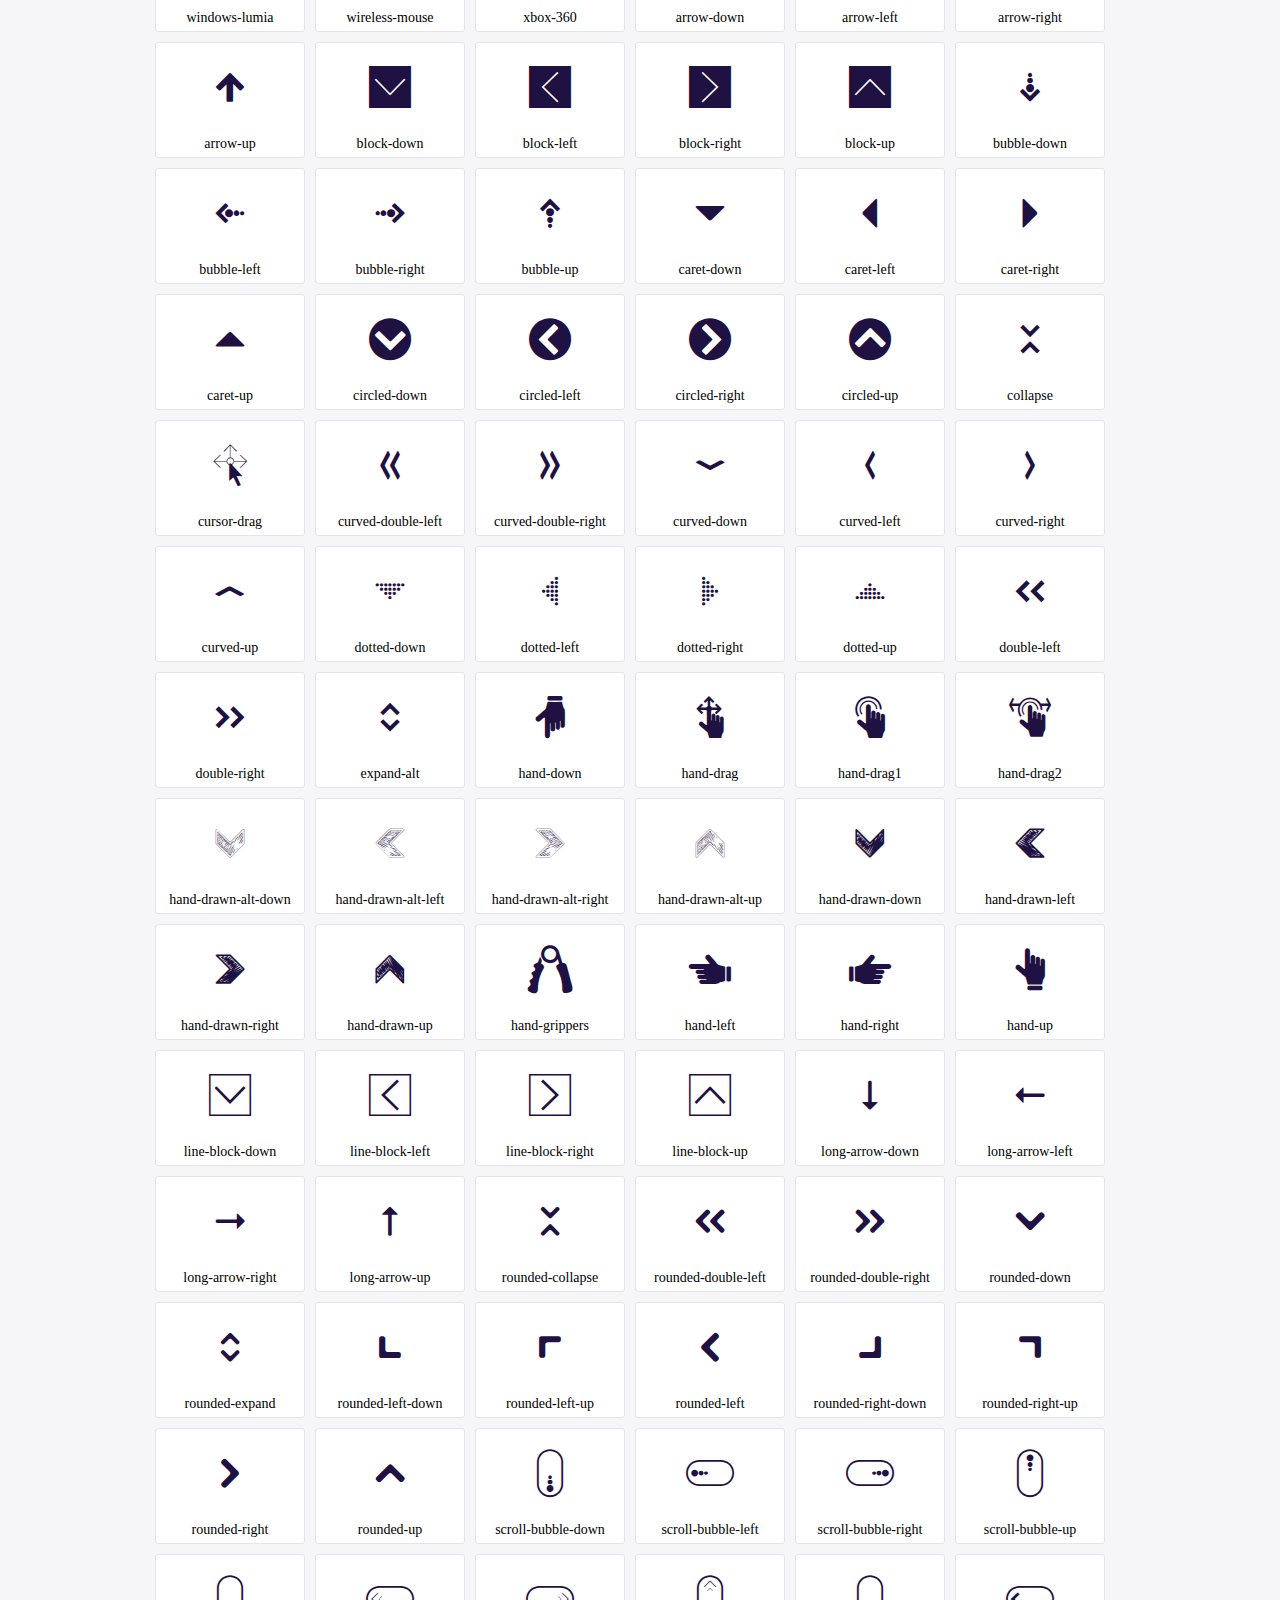
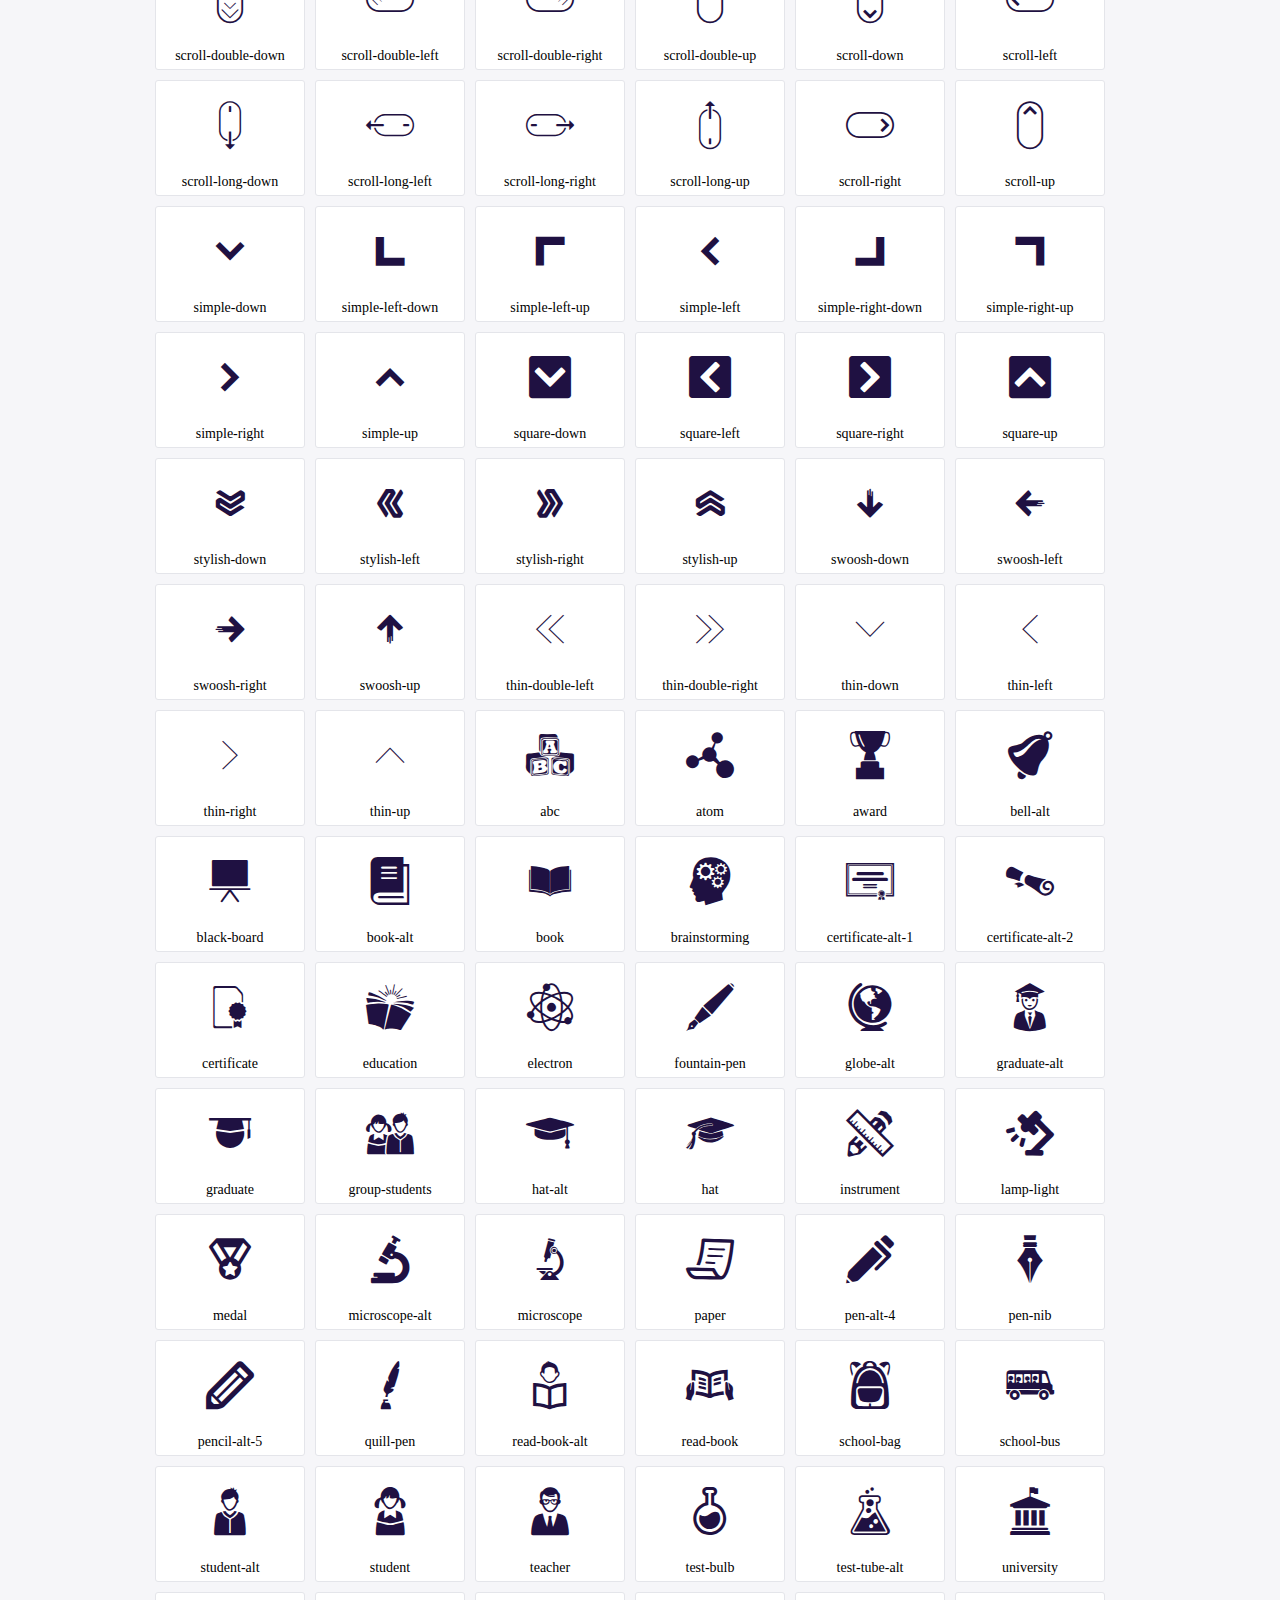
<file: fonts/icofont/demo.html>
<!DOCTYPE html>
	<html>
	<head>
		<meta charset="utf-8">
		<title>Examples | IcoFont</title>
		<link rel="stylesheet" type="text/css" href="./icofont.min.css">
		<style type="text/css">
			body {
				margin: 0;
				padding: 0;
				background: #F6F6F9;
			}
			.header {
				border-bottom: 1px solid #DCDCE1;
				padding: 10px 0;
				margin-bottom: 10px;
			}
			.container {
				width: 980px;
				margin: 0 auto;
			}
			.ico-title {
				font-size: 2em;
			}
			.iconlist {
				margin: 0;
				padding: 0;
				list-style: none;
				text-align: center;
				width: 100%;
				display: flex;
				flex-wrap: wrap;
				flex-direction: row;
			}
			.iconlist li {
				position: relative;
				margin: 5px;
				width: 150px;
				cursor: pointer;
			}
			.iconlist li .icon-holder {
				position: relative;
				text-align: center;
				border-radius: 3px;
				overflow: hidden;
				padding-bottom: 5px;
				background: #ffffff;
				border: 1px solid #E4E5EA;
				transition: all 0.2s linear 0s;
			}
			.iconlist li .icon-holder:hover {
				background: #00C3DA;
				color: #ffffff;
			}
			.iconlist li .icon-holder:hover .icon i {
				color: #ffffff;
			}
			.iconlist li .icon-holder .icon {
				padding: 20px;
				text-align: center;
			}
			.iconlist li .icon-holder .icon i {
				font-size: 3em;
				color: #1F1142;
			}
			.iconlist li .icon-holder span {
				font-size: 14px;
				display: block;
				margin-top: 5px;
				border-radius: 3px;
			}
		</style>
	</head>
	<body>
	<div class="header">
		<div class="container">
			<h1 class="ico-title"> IcoFont Icons </h1>
		</div>
	</div>
	<div class="container">
		<ul class="iconlist">
		
		<li>
			<div class="icon-holder">
				<div class="icon"> 
					<i class="icofont-angry-monster"></i>
				</div> 
				<span> angry-monster </span>
			</div>
		</li>
		
		<li>
			<div class="icon-holder">
				<div class="icon"> 
					<i class="icofont-bathtub"></i>
				</div> 
				<span> bathtub </span>
			</div>
		</li>
		
		<li>
			<div class="icon-holder">
				<div class="icon"> 
					<i class="icofont-bird-wings"></i>
				</div> 
				<span> bird-wings </span>
			</div>
		</li>
		
		<li>
			<div class="icon-holder">
				<div class="icon"> 
					<i class="icofont-bow"></i>
				</div> 
				<span> bow </span>
			</div>
		</li>
		
		<li>
			<div class="icon-holder">
				<div class="icon"> 
					<i class="icofont-castle"></i>
				</div> 
				<span> castle </span>
			</div>
		</li>
		
		<li>
			<div class="icon-holder">
				<div class="icon"> 
					<i class="icofont-circuit"></i>
				</div> 
				<span> circuit </span>
			</div>
		</li>
		
		<li>
			<div class="icon-holder">
				<div class="icon"> 
					<i class="icofont-crown-king"></i>
				</div> 
				<span> crown-king </span>
			</div>
		</li>
		
		<li>
			<div class="icon-holder">
				<div class="icon"> 
					<i class="icofont-crown-queen"></i>
				</div> 
				<span> crown-queen </span>
			</div>
		</li>
		
		<li>
			<div class="icon-holder">
				<div class="icon"> 
					<i class="icofont-dart"></i>
				</div> 
				<span> dart </span>
			</div>
		</li>
		
		<li>
			<div class="icon-holder">
				<div class="icon"> 
					<i class="icofont-disability-race"></i>
				</div> 
				<span> disability-race </span>
			</div>
		</li>
		
		<li>
			<div class="icon-holder">
				<div class="icon"> 
					<i class="icofont-diving-goggle"></i>
				</div> 
				<span> diving-goggle </span>
			</div>
		</li>
		
		<li>
			<div class="icon-holder">
				<div class="icon"> 
					<i class="icofont-eye-open"></i>
				</div> 
				<span> eye-open </span>
			</div>
		</li>
		
		<li>
			<div class="icon-holder">
				<div class="icon"> 
					<i class="icofont-flora-flower"></i>
				</div> 
				<span> flora-flower </span>
			</div>
		</li>
		
		<li>
			<div class="icon-holder">
				<div class="icon"> 
					<i class="icofont-flora"></i>
				</div> 
				<span> flora </span>
			</div>
		</li>
		
		<li>
			<div class="icon-holder">
				<div class="icon"> 
					<i class="icofont-gift-box"></i>
				</div> 
				<span> gift-box </span>
			</div>
		</li>
		
		<li>
			<div class="icon-holder">
				<div class="icon"> 
					<i class="icofont-halloween-pumpkin"></i>
				</div> 
				<span> halloween-pumpkin </span>
			</div>
		</li>
		
		<li>
			<div class="icon-holder">
				<div class="icon"> 
					<i class="icofont-hand-power"></i>
				</div> 
				<span> hand-power </span>
			</div>
		</li>
		
		<li>
			<div class="icon-holder">
				<div class="icon"> 
					<i class="icofont-hand-thunder"></i>
				</div> 
				<span> hand-thunder </span>
			</div>
		</li>
		
		<li>
			<div class="icon-holder">
				<div class="icon"> 
					<i class="icofont-king-monster"></i>
				</div> 
				<span> king-monster </span>
			</div>
		</li>
		
		<li>
			<div class="icon-holder">
				<div class="icon"> 
					<i class="icofont-love"></i>
				</div> 
				<span> love </span>
			</div>
		</li>
		
		<li>
			<div class="icon-holder">
				<div class="icon"> 
					<i class="icofont-magician-hat"></i>
				</div> 
				<span> magician-hat </span>
			</div>
		</li>
		
		<li>
			<div class="icon-holder">
				<div class="icon"> 
					<i class="icofont-native-american"></i>
				</div> 
				<span> native-american </span>
			</div>
		</li>
		
		<li>
			<div class="icon-holder">
				<div class="icon"> 
					<i class="icofont-owl-look"></i>
				</div> 
				<span> owl-look </span>
			</div>
		</li>
		
		<li>
			<div class="icon-holder">
				<div class="icon"> 
					<i class="icofont-phoenix"></i>
				</div> 
				<span> phoenix </span>
			</div>
		</li>
		
		<li>
			<div class="icon-holder">
				<div class="icon"> 
					<i class="icofont-robot-face"></i>
				</div> 
				<span> robot-face </span>
			</div>
		</li>
		
		<li>
			<div class="icon-holder">
				<div class="icon"> 
					<i class="icofont-sand-clock"></i>
				</div> 
				<span> sand-clock </span>
			</div>
		</li>
		
		<li>
			<div class="icon-holder">
				<div class="icon"> 
					<i class="icofont-shield-alt"></i>
				</div> 
				<span> shield-alt </span>
			</div>
		</li>
		
		<li>
			<div class="icon-holder">
				<div class="icon"> 
					<i class="icofont-ship-wheel"></i>
				</div> 
				<span> ship-wheel </span>
			</div>
		</li>
		
		<li>
			<div class="icon-holder">
				<div class="icon"> 
					<i class="icofont-skull-danger"></i>
				</div> 
				<span> skull-danger </span>
			</div>
		</li>
		
		<li>
			<div class="icon-holder">
				<div class="icon"> 
					<i class="icofont-skull-face"></i>
				</div> 
				<span> skull-face </span>
			</div>
		</li>
		
		<li>
			<div class="icon-holder">
				<div class="icon"> 
					<i class="icofont-snowmobile"></i>
				</div> 
				<span> snowmobile </span>
			</div>
		</li>
		
		<li>
			<div class="icon-holder">
				<div class="icon"> 
					<i class="icofont-space-shuttle"></i>
				</div> 
				<span> space-shuttle </span>
			</div>
		</li>
		
		<li>
			<div class="icon-holder">
				<div class="icon"> 
					<i class="icofont-star-shape"></i>
				</div> 
				<span> star-shape </span>
			</div>
		</li>
		
		<li>
			<div class="icon-holder">
				<div class="icon"> 
					<i class="icofont-swirl"></i>
				</div> 
				<span> swirl </span>
			</div>
		</li>
		
		<li>
			<div class="icon-holder">
				<div class="icon"> 
					<i class="icofont-tattoo-wing"></i>
				</div> 
				<span> tattoo-wing </span>
			</div>
		</li>
		
		<li>
			<div class="icon-holder">
				<div class="icon"> 
					<i class="icofont-throne"></i>
				</div> 
				<span> throne </span>
			</div>
		</li>
		
		<li>
			<div class="icon-holder">
				<div class="icon"> 
					<i class="icofont-tree-alt"></i>
				</div> 
				<span> tree-alt </span>
			</div>
		</li>
		
		<li>
			<div class="icon-holder">
				<div class="icon"> 
					<i class="icofont-triangle"></i>
				</div> 
				<span> triangle </span>
			</div>
		</li>
		
		<li>
			<div class="icon-holder">
				<div class="icon"> 
					<i class="icofont-unity-hand"></i>
				</div> 
				<span> unity-hand </span>
			</div>
		</li>
		
		<li>
			<div class="icon-holder">
				<div class="icon"> 
					<i class="icofont-weed"></i>
				</div> 
				<span> weed </span>
			</div>
		</li>
		
		<li>
			<div class="icon-holder">
				<div class="icon"> 
					<i class="icofont-woman-bird"></i>
				</div> 
				<span> woman-bird </span>
			</div>
		</li>
		
		<li>
			<div class="icon-holder">
				<div class="icon"> 
					<i class="icofont-bat"></i>
				</div> 
				<span> bat </span>
			</div>
		</li>
		
		<li>
			<div class="icon-holder">
				<div class="icon"> 
					<i class="icofont-bear-face"></i>
				</div> 
				<span> bear-face </span>
			</div>
		</li>
		
		<li>
			<div class="icon-holder">
				<div class="icon"> 
					<i class="icofont-bear-tracks"></i>
				</div> 
				<span> bear-tracks </span>
			</div>
		</li>
		
		<li>
			<div class="icon-holder">
				<div class="icon"> 
					<i class="icofont-bear"></i>
				</div> 
				<span> bear </span>
			</div>
		</li>
		
		<li>
			<div class="icon-holder">
				<div class="icon"> 
					<i class="icofont-bird-alt"></i>
				</div> 
				<span> bird-alt </span>
			</div>
		</li>
		
		<li>
			<div class="icon-holder">
				<div class="icon"> 
					<i class="icofont-bird-flying"></i>
				</div> 
				<span> bird-flying </span>
			</div>
		</li>
		
		<li>
			<div class="icon-holder">
				<div class="icon"> 
					<i class="icofont-bird"></i>
				</div> 
				<span> bird </span>
			</div>
		</li>
		
		<li>
			<div class="icon-holder">
				<div class="icon"> 
					<i class="icofont-birds"></i>
				</div> 
				<span> birds </span>
			</div>
		</li>
		
		<li>
			<div class="icon-holder">
				<div class="icon"> 
					<i class="icofont-bone"></i>
				</div> 
				<span> bone </span>
			</div>
		</li>
		
		<li>
			<div class="icon-holder">
				<div class="icon"> 
					<i class="icofont-bull"></i>
				</div> 
				<span> bull </span>
			</div>
		</li>
		
		<li>
			<div class="icon-holder">
				<div class="icon"> 
					<i class="icofont-butterfly-alt"></i>
				</div> 
				<span> butterfly-alt </span>
			</div>
		</li>
		
		<li>
			<div class="icon-holder">
				<div class="icon"> 
					<i class="icofont-butterfly"></i>
				</div> 
				<span> butterfly </span>
			</div>
		</li>
		
		<li>
			<div class="icon-holder">
				<div class="icon"> 
					<i class="icofont-camel-alt"></i>
				</div> 
				<span> camel-alt </span>
			</div>
		</li>
		
		<li>
			<div class="icon-holder">
				<div class="icon"> 
					<i class="icofont-camel-head"></i>
				</div> 
				<span> camel-head </span>
			</div>
		</li>
		
		<li>
			<div class="icon-holder">
				<div class="icon"> 
					<i class="icofont-camel"></i>
				</div> 
				<span> camel </span>
			</div>
		</li>
		
		<li>
			<div class="icon-holder">
				<div class="icon"> 
					<i class="icofont-cat-alt-1"></i>
				</div> 
				<span> cat-alt-1 </span>
			</div>
		</li>
		
		<li>
			<div class="icon-holder">
				<div class="icon"> 
					<i class="icofont-cat-alt-2"></i>
				</div> 
				<span> cat-alt-2 </span>
			</div>
		</li>
		
		<li>
			<div class="icon-holder">
				<div class="icon"> 
					<i class="icofont-cat-alt-3"></i>
				</div> 
				<span> cat-alt-3 </span>
			</div>
		</li>
		
		<li>
			<div class="icon-holder">
				<div class="icon"> 
					<i class="icofont-cat-dog"></i>
				</div> 
				<span> cat-dog </span>
			</div>
		</li>
		
		<li>
			<div class="icon-holder">
				<div class="icon"> 
					<i class="icofont-cat-face"></i>
				</div> 
				<span> cat-face </span>
			</div>
		</li>
		
		<li>
			<div class="icon-holder">
				<div class="icon"> 
					<i class="icofont-cat"></i>
				</div> 
				<span> cat </span>
			</div>
		</li>
		
		<li>
			<div class="icon-holder">
				<div class="icon"> 
					<i class="icofont-cow-head"></i>
				</div> 
				<span> cow-head </span>
			</div>
		</li>
		
		<li>
			<div class="icon-holder">
				<div class="icon"> 
					<i class="icofont-cow"></i>
				</div> 
				<span> cow </span>
			</div>
		</li>
		
		<li>
			<div class="icon-holder">
				<div class="icon"> 
					<i class="icofont-crab"></i>
				</div> 
				<span> crab </span>
			</div>
		</li>
		
		<li>
			<div class="icon-holder">
				<div class="icon"> 
					<i class="icofont-crocodile"></i>
				</div> 
				<span> crocodile </span>
			</div>
		</li>
		
		<li>
			<div class="icon-holder">
				<div class="icon"> 
					<i class="icofont-deer-head"></i>
				</div> 
				<span> deer-head </span>
			</div>
		</li>
		
		<li>
			<div class="icon-holder">
				<div class="icon"> 
					<i class="icofont-dog-alt"></i>
				</div> 
				<span> dog-alt </span>
			</div>
		</li>
		
		<li>
			<div class="icon-holder">
				<div class="icon"> 
					<i class="icofont-dog-barking"></i>
				</div> 
				<span> dog-barking </span>
			</div>
		</li>
		
		<li>
			<div class="icon-holder">
				<div class="icon"> 
					<i class="icofont-dog"></i>
				</div> 
				<span> dog </span>
			</div>
		</li>
		
		<li>
			<div class="icon-holder">
				<div class="icon"> 
					<i class="icofont-dolphin"></i>
				</div> 
				<span> dolphin </span>
			</div>
		</li>
		
		<li>
			<div class="icon-holder">
				<div class="icon"> 
					<i class="icofont-duck-tracks"></i>
				</div> 
				<span> duck-tracks </span>
			</div>
		</li>
		
		<li>
			<div class="icon-holder">
				<div class="icon"> 
					<i class="icofont-eagle-head"></i>
				</div> 
				<span> eagle-head </span>
			</div>
		</li>
		
		<li>
			<div class="icon-holder">
				<div class="icon"> 
					<i class="icofont-eaten-fish"></i>
				</div> 
				<span> eaten-fish </span>
			</div>
		</li>
		
		<li>
			<div class="icon-holder">
				<div class="icon"> 
					<i class="icofont-elephant-alt"></i>
				</div> 
				<span> elephant-alt </span>
			</div>
		</li>
		
		<li>
			<div class="icon-holder">
				<div class="icon"> 
					<i class="icofont-elephant-head-alt"></i>
				</div> 
				<span> elephant-head-alt </span>
			</div>
		</li>
		
		<li>
			<div class="icon-holder">
				<div class="icon"> 
					<i class="icofont-elephant-head"></i>
				</div> 
				<span> elephant-head </span>
			</div>
		</li>
		
		<li>
			<div class="icon-holder">
				<div class="icon"> 
					<i class="icofont-elephant"></i>
				</div> 
				<span> elephant </span>
			</div>
		</li>
		
		<li>
			<div class="icon-holder">
				<div class="icon"> 
					<i class="icofont-elk"></i>
				</div> 
				<span> elk </span>
			</div>
		</li>
		
		<li>
			<div class="icon-holder">
				<div class="icon"> 
					<i class="icofont-fish-1"></i>
				</div> 
				<span> fish-1 </span>
			</div>
		</li>
		
		<li>
			<div class="icon-holder">
				<div class="icon"> 
					<i class="icofont-fish-2"></i>
				</div> 
				<span> fish-2 </span>
			</div>
		</li>
		
		<li>
			<div class="icon-holder">
				<div class="icon"> 
					<i class="icofont-fish-3"></i>
				</div> 
				<span> fish-3 </span>
			</div>
		</li>
		
		<li>
			<div class="icon-holder">
				<div class="icon"> 
					<i class="icofont-fish-4"></i>
				</div> 
				<span> fish-4 </span>
			</div>
		</li>
		
		<li>
			<div class="icon-holder">
				<div class="icon"> 
					<i class="icofont-fish-5"></i>
				</div> 
				<span> fish-5 </span>
			</div>
		</li>
		
		<li>
			<div class="icon-holder">
				<div class="icon"> 
					<i class="icofont-fish"></i>
				</div> 
				<span> fish </span>
			</div>
		</li>
		
		<li>
			<div class="icon-holder">
				<div class="icon"> 
					<i class="icofont-fox-alt"></i>
				</div> 
				<span> fox-alt </span>
			</div>
		</li>
		
		<li>
			<div class="icon-holder">
				<div class="icon"> 
					<i class="icofont-fox"></i>
				</div> 
				<span> fox </span>
			</div>
		</li>
		
		<li>
			<div class="icon-holder">
				<div class="icon"> 
					<i class="icofont-frog-tracks"></i>
				</div> 
				<span> frog-tracks </span>
			</div>
		</li>
		
		<li>
			<div class="icon-holder">
				<div class="icon"> 
					<i class="icofont-frog"></i>
				</div> 
				<span> frog </span>
			</div>
		</li>
		
		<li>
			<div class="icon-holder">
				<div class="icon"> 
					<i class="icofont-froggy"></i>
				</div> 
				<span> froggy </span>
			</div>
		</li>
		
		<li>
			<div class="icon-holder">
				<div class="icon"> 
					<i class="icofont-giraffe-head-1"></i>
				</div> 
				<span> giraffe-head-1 </span>
			</div>
		</li>
		
		<li>
			<div class="icon-holder">
				<div class="icon"> 
					<i class="icofont-giraffe-head-2"></i>
				</div> 
				<span> giraffe-head-2 </span>
			</div>
		</li>
		
		<li>
			<div class="icon-holder">
				<div class="icon"> 
					<i class="icofont-giraffe-head"></i>
				</div> 
				<span> giraffe-head </span>
			</div>
		</li>
		
		<li>
			<div class="icon-holder">
				<div class="icon"> 
					<i class="icofont-giraffe"></i>
				</div> 
				<span> giraffe </span>
			</div>
		</li>
		
		<li>
			<div class="icon-holder">
				<div class="icon"> 
					<i class="icofont-goat-head"></i>
				</div> 
				<span> goat-head </span>
			</div>
		</li>
		
		<li>
			<div class="icon-holder">
				<div class="icon"> 
					<i class="icofont-gorilla"></i>
				</div> 
				<span> gorilla </span>
			</div>
		</li>
		
		<li>
			<div class="icon-holder">
				<div class="icon"> 
					<i class="icofont-hen-tracks"></i>
				</div> 
				<span> hen-tracks </span>
			</div>
		</li>
		
		<li>
			<div class="icon-holder">
				<div class="icon"> 
					<i class="icofont-horse-head-1"></i>
				</div> 
				<span> horse-head-1 </span>
			</div>
		</li>
		
		<li>
			<div class="icon-holder">
				<div class="icon"> 
					<i class="icofont-horse-head-2"></i>
				</div> 
				<span> horse-head-2 </span>
			</div>
		</li>
		
		<li>
			<div class="icon-holder">
				<div class="icon"> 
					<i class="icofont-horse-head"></i>
				</div> 
				<span> horse-head </span>
			</div>
		</li>
		
		<li>
			<div class="icon-holder">
				<div class="icon"> 
					<i class="icofont-horse-tracks"></i>
				</div> 
				<span> horse-tracks </span>
			</div>
		</li>
		
		<li>
			<div class="icon-holder">
				<div class="icon"> 
					<i class="icofont-jellyfish"></i>
				</div> 
				<span> jellyfish </span>
			</div>
		</li>
		
		<li>
			<div class="icon-holder">
				<div class="icon"> 
					<i class="icofont-kangaroo"></i>
				</div> 
				<span> kangaroo </span>
			</div>
		</li>
		
		<li>
			<div class="icon-holder">
				<div class="icon"> 
					<i class="icofont-lemur"></i>
				</div> 
				<span> lemur </span>
			</div>
		</li>
		
		<li>
			<div class="icon-holder">
				<div class="icon"> 
					<i class="icofont-lion-head-1"></i>
				</div> 
				<span> lion-head-1 </span>
			</div>
		</li>
		
		<li>
			<div class="icon-holder">
				<div class="icon"> 
					<i class="icofont-lion-head-2"></i>
				</div> 
				<span> lion-head-2 </span>
			</div>
		</li>
		
		<li>
			<div class="icon-holder">
				<div class="icon"> 
					<i class="icofont-lion-head"></i>
				</div> 
				<span> lion-head </span>
			</div>
		</li>
		
		<li>
			<div class="icon-holder">
				<div class="icon"> 
					<i class="icofont-lion"></i>
				</div> 
				<span> lion </span>
			</div>
		</li>
		
		<li>
			<div class="icon-holder">
				<div class="icon"> 
					<i class="icofont-monkey-2"></i>
				</div> 
				<span> monkey-2 </span>
			</div>
		</li>
		
		<li>
			<div class="icon-holder">
				<div class="icon"> 
					<i class="icofont-monkey-3"></i>
				</div> 
				<span> monkey-3 </span>
			</div>
		</li>
		
		<li>
			<div class="icon-holder">
				<div class="icon"> 
					<i class="icofont-monkey-face"></i>
				</div> 
				<span> monkey-face </span>
			</div>
		</li>
		
		<li>
			<div class="icon-holder">
				<div class="icon"> 
					<i class="icofont-monkey"></i>
				</div> 
				<span> monkey </span>
			</div>
		</li>
		
		<li>
			<div class="icon-holder">
				<div class="icon"> 
					<i class="icofont-octopus-alt"></i>
				</div> 
				<span> octopus-alt </span>
			</div>
		</li>
		
		<li>
			<div class="icon-holder">
				<div class="icon"> 
					<i class="icofont-octopus"></i>
				</div> 
				<span> octopus </span>
			</div>
		</li>
		
		<li>
			<div class="icon-holder">
				<div class="icon"> 
					<i class="icofont-owl"></i>
				</div> 
				<span> owl </span>
			</div>
		</li>
		
		<li>
			<div class="icon-holder">
				<div class="icon"> 
					<i class="icofont-panda-face"></i>
				</div> 
				<span> panda-face </span>
			</div>
		</li>
		
		<li>
			<div class="icon-holder">
				<div class="icon"> 
					<i class="icofont-panda"></i>
				</div> 
				<span> panda </span>
			</div>
		</li>
		
		<li>
			<div class="icon-holder">
				<div class="icon"> 
					<i class="icofont-panther"></i>
				</div> 
				<span> panther </span>
			</div>
		</li>
		
		<li>
			<div class="icon-holder">
				<div class="icon"> 
					<i class="icofont-parrot-lip"></i>
				</div> 
				<span> parrot-lip </span>
			</div>
		</li>
		
		<li>
			<div class="icon-holder">
				<div class="icon"> 
					<i class="icofont-parrot"></i>
				</div> 
				<span> parrot </span>
			</div>
		</li>
		
		<li>
			<div class="icon-holder">
				<div class="icon"> 
					<i class="icofont-paw"></i>
				</div> 
				<span> paw </span>
			</div>
		</li>
		
		<li>
			<div class="icon-holder">
				<div class="icon"> 
					<i class="icofont-pelican"></i>
				</div> 
				<span> pelican </span>
			</div>
		</li>
		
		<li>
			<div class="icon-holder">
				<div class="icon"> 
					<i class="icofont-penguin"></i>
				</div> 
				<span> penguin </span>
			</div>
		</li>
		
		<li>
			<div class="icon-holder">
				<div class="icon"> 
					<i class="icofont-pig-face"></i>
				</div> 
				<span> pig-face </span>
			</div>
		</li>
		
		<li>
			<div class="icon-holder">
				<div class="icon"> 
					<i class="icofont-pig"></i>
				</div> 
				<span> pig </span>
			</div>
		</li>
		
		<li>
			<div class="icon-holder">
				<div class="icon"> 
					<i class="icofont-pigeon-1"></i>
				</div> 
				<span> pigeon-1 </span>
			</div>
		</li>
		
		<li>
			<div class="icon-holder">
				<div class="icon"> 
					<i class="icofont-pigeon-2"></i>
				</div> 
				<span> pigeon-2 </span>
			</div>
		</li>
		
		<li>
			<div class="icon-holder">
				<div class="icon"> 
					<i class="icofont-pigeon"></i>
				</div> 
				<span> pigeon </span>
			</div>
		</li>
		
		<li>
			<div class="icon-holder">
				<div class="icon"> 
					<i class="icofont-rabbit"></i>
				</div> 
				<span> rabbit </span>
			</div>
		</li>
		
		<li>
			<div class="icon-holder">
				<div class="icon"> 
					<i class="icofont-rat"></i>
				</div> 
				<span> rat </span>
			</div>
		</li>
		
		<li>
			<div class="icon-holder">
				<div class="icon"> 
					<i class="icofont-rhino-head"></i>
				</div> 
				<span> rhino-head </span>
			</div>
		</li>
		
		<li>
			<div class="icon-holder">
				<div class="icon"> 
					<i class="icofont-rhino"></i>
				</div> 
				<span> rhino </span>
			</div>
		</li>
		
		<li>
			<div class="icon-holder">
				<div class="icon"> 
					<i class="icofont-rooster"></i>
				</div> 
				<span> rooster </span>
			</div>
		</li>
		
		<li>
			<div class="icon-holder">
				<div class="icon"> 
					<i class="icofont-seahorse"></i>
				</div> 
				<span> seahorse </span>
			</div>
		</li>
		
		<li>
			<div class="icon-holder">
				<div class="icon"> 
					<i class="icofont-seal"></i>
				</div> 
				<span> seal </span>
			</div>
		</li>
		
		<li>
			<div class="icon-holder">
				<div class="icon"> 
					<i class="icofont-shrimp-alt"></i>
				</div> 
				<span> shrimp-alt </span>
			</div>
		</li>
		
		<li>
			<div class="icon-holder">
				<div class="icon"> 
					<i class="icofont-shrimp"></i>
				</div> 
				<span> shrimp </span>
			</div>
		</li>
		
		<li>
			<div class="icon-holder">
				<div class="icon"> 
					<i class="icofont-snail-1"></i>
				</div> 
				<span> snail-1 </span>
			</div>
		</li>
		
		<li>
			<div class="icon-holder">
				<div class="icon"> 
					<i class="icofont-snail-2"></i>
				</div> 
				<span> snail-2 </span>
			</div>
		</li>
		
		<li>
			<div class="icon-holder">
				<div class="icon"> 
					<i class="icofont-snail-3"></i>
				</div> 
				<span> snail-3 </span>
			</div>
		</li>
		
		<li>
			<div class="icon-holder">
				<div class="icon"> 
					<i class="icofont-snail"></i>
				</div> 
				<span> snail </span>
			</div>
		</li>
		
		<li>
			<div class="icon-holder">
				<div class="icon"> 
					<i class="icofont-snake"></i>
				</div> 
				<span> snake </span>
			</div>
		</li>
		
		<li>
			<div class="icon-holder">
				<div class="icon"> 
					<i class="icofont-squid"></i>
				</div> 
				<span> squid </span>
			</div>
		</li>
		
		<li>
			<div class="icon-holder">
				<div class="icon"> 
					<i class="icofont-squirrel"></i>
				</div> 
				<span> squirrel </span>
			</div>
		</li>
		
		<li>
			<div class="icon-holder">
				<div class="icon"> 
					<i class="icofont-tiger-face"></i>
				</div> 
				<span> tiger-face </span>
			</div>
		</li>
		
		<li>
			<div class="icon-holder">
				<div class="icon"> 
					<i class="icofont-tiger"></i>
				</div> 
				<span> tiger </span>
			</div>
		</li>
		
		<li>
			<div class="icon-holder">
				<div class="icon"> 
					<i class="icofont-turtle"></i>
				</div> 
				<span> turtle </span>
			</div>
		</li>
		
		<li>
			<div class="icon-holder">
				<div class="icon"> 
					<i class="icofont-whale"></i>
				</div> 
				<span> whale </span>
			</div>
		</li>
		
		<li>
			<div class="icon-holder">
				<div class="icon"> 
					<i class="icofont-woodpecker"></i>
				</div> 
				<span> woodpecker </span>
			</div>
		</li>
		
		<li>
			<div class="icon-holder">
				<div class="icon"> 
					<i class="icofont-zebra"></i>
				</div> 
				<span> zebra </span>
			</div>
		</li>
		
		<li>
			<div class="icon-holder">
				<div class="icon"> 
					<i class="icofont-brand-acer"></i>
				</div> 
				<span> brand-acer </span>
			</div>
		</li>
		
		<li>
			<div class="icon-holder">
				<div class="icon"> 
					<i class="icofont-brand-adidas"></i>
				</div> 
				<span> brand-adidas </span>
			</div>
		</li>
		
		<li>
			<div class="icon-holder">
				<div class="icon"> 
					<i class="icofont-brand-adobe"></i>
				</div> 
				<span> brand-adobe </span>
			</div>
		</li>
		
		<li>
			<div class="icon-holder">
				<div class="icon"> 
					<i class="icofont-brand-air-new-zealand"></i>
				</div> 
				<span> brand-air-new-zealand </span>
			</div>
		</li>
		
		<li>
			<div class="icon-holder">
				<div class="icon"> 
					<i class="icofont-brand-airbnb"></i>
				</div> 
				<span> brand-airbnb </span>
			</div>
		</li>
		
		<li>
			<div class="icon-holder">
				<div class="icon"> 
					<i class="icofont-brand-aircell"></i>
				</div> 
				<span> brand-aircell </span>
			</div>
		</li>
		
		<li>
			<div class="icon-holder">
				<div class="icon"> 
					<i class="icofont-brand-airtel"></i>
				</div> 
				<span> brand-airtel </span>
			</div>
		</li>
		
		<li>
			<div class="icon-holder">
				<div class="icon"> 
					<i class="icofont-brand-alcatel"></i>
				</div> 
				<span> brand-alcatel </span>
			</div>
		</li>
		
		<li>
			<div class="icon-holder">
				<div class="icon"> 
					<i class="icofont-brand-alibaba"></i>
				</div> 
				<span> brand-alibaba </span>
			</div>
		</li>
		
		<li>
			<div class="icon-holder">
				<div class="icon"> 
					<i class="icofont-brand-aliexpress"></i>
				</div> 
				<span> brand-aliexpress </span>
			</div>
		</li>
		
		<li>
			<div class="icon-holder">
				<div class="icon"> 
					<i class="icofont-brand-alipay"></i>
				</div> 
				<span> brand-alipay </span>
			</div>
		</li>
		
		<li>
			<div class="icon-holder">
				<div class="icon"> 
					<i class="icofont-brand-amazon"></i>
				</div> 
				<span> brand-amazon </span>
			</div>
		</li>
		
		<li>
			<div class="icon-holder">
				<div class="icon"> 
					<i class="icofont-brand-amd"></i>
				</div> 
				<span> brand-amd </span>
			</div>
		</li>
		
		<li>
			<div class="icon-holder">
				<div class="icon"> 
					<i class="icofont-brand-american-airlines"></i>
				</div> 
				<span> brand-american-airlines </span>
			</div>
		</li>
		
		<li>
			<div class="icon-holder">
				<div class="icon"> 
					<i class="icofont-brand-android-robot"></i>
				</div> 
				<span> brand-android-robot </span>
			</div>
		</li>
		
		<li>
			<div class="icon-holder">
				<div class="icon"> 
					<i class="icofont-brand-android"></i>
				</div> 
				<span> brand-android </span>
			</div>
		</li>
		
		<li>
			<div class="icon-holder">
				<div class="icon"> 
					<i class="icofont-brand-aol"></i>
				</div> 
				<span> brand-aol </span>
			</div>
		</li>
		
		<li>
			<div class="icon-holder">
				<div class="icon"> 
					<i class="icofont-brand-apple"></i>
				</div> 
				<span> brand-apple </span>
			</div>
		</li>
		
		<li>
			<div class="icon-holder">
				<div class="icon"> 
					<i class="icofont-brand-appstore"></i>
				</div> 
				<span> brand-appstore </span>
			</div>
		</li>
		
		<li>
			<div class="icon-holder">
				<div class="icon"> 
					<i class="icofont-brand-asus"></i>
				</div> 
				<span> brand-asus </span>
			</div>
		</li>
		
		<li>
			<div class="icon-holder">
				<div class="icon"> 
					<i class="icofont-brand-ati"></i>
				</div> 
				<span> brand-ati </span>
			</div>
		</li>
		
		<li>
			<div class="icon-holder">
				<div class="icon"> 
					<i class="icofont-brand-att"></i>
				</div> 
				<span> brand-att </span>
			</div>
		</li>
		
		<li>
			<div class="icon-holder">
				<div class="icon"> 
					<i class="icofont-brand-audi"></i>
				</div> 
				<span> brand-audi </span>
			</div>
		</li>
		
		<li>
			<div class="icon-holder">
				<div class="icon"> 
					<i class="icofont-brand-axiata"></i>
				</div> 
				<span> brand-axiata </span>
			</div>
		</li>
		
		<li>
			<div class="icon-holder">
				<div class="icon"> 
					<i class="icofont-brand-bada"></i>
				</div> 
				<span> brand-bada </span>
			</div>
		</li>
		
		<li>
			<div class="icon-holder">
				<div class="icon"> 
					<i class="icofont-brand-bbc"></i>
				</div> 
				<span> brand-bbc </span>
			</div>
		</li>
		
		<li>
			<div class="icon-holder">
				<div class="icon"> 
					<i class="icofont-brand-bing"></i>
				</div> 
				<span> brand-bing </span>
			</div>
		</li>
		
		<li>
			<div class="icon-holder">
				<div class="icon"> 
					<i class="icofont-brand-blackberry"></i>
				</div> 
				<span> brand-blackberry </span>
			</div>
		</li>
		
		<li>
			<div class="icon-holder">
				<div class="icon"> 
					<i class="icofont-brand-bmw"></i>
				</div> 
				<span> brand-bmw </span>
			</div>
		</li>
		
		<li>
			<div class="icon-holder">
				<div class="icon"> 
					<i class="icofont-brand-box"></i>
				</div> 
				<span> brand-box </span>
			</div>
		</li>
		
		<li>
			<div class="icon-holder">
				<div class="icon"> 
					<i class="icofont-brand-burger-king"></i>
				</div> 
				<span> brand-burger-king </span>
			</div>
		</li>
		
		<li>
			<div class="icon-holder">
				<div class="icon"> 
					<i class="icofont-brand-business-insider"></i>
				</div> 
				<span> brand-business-insider </span>
			</div>
		</li>
		
		<li>
			<div class="icon-holder">
				<div class="icon"> 
					<i class="icofont-brand-buzzfeed"></i>
				</div> 
				<span> brand-buzzfeed </span>
			</div>
		</li>
		
		<li>
			<div class="icon-holder">
				<div class="icon"> 
					<i class="icofont-brand-cannon"></i>
				</div> 
				<span> brand-cannon </span>
			</div>
		</li>
		
		<li>
			<div class="icon-holder">
				<div class="icon"> 
					<i class="icofont-brand-casio"></i>
				</div> 
				<span> brand-casio </span>
			</div>
		</li>
		
		<li>
			<div class="icon-holder">
				<div class="icon"> 
					<i class="icofont-brand-china-mobile"></i>
				</div> 
				<span> brand-china-mobile </span>
			</div>
		</li>
		
		<li>
			<div class="icon-holder">
				<div class="icon"> 
					<i class="icofont-brand-china-telecom"></i>
				</div> 
				<span> brand-china-telecom </span>
			</div>
		</li>
		
		<li>
			<div class="icon-holder">
				<div class="icon"> 
					<i class="icofont-brand-china-unicom"></i>
				</div> 
				<span> brand-china-unicom </span>
			</div>
		</li>
		
		<li>
			<div class="icon-holder">
				<div class="icon"> 
					<i class="icofont-brand-cisco"></i>
				</div> 
				<span> brand-cisco </span>
			</div>
		</li>
		
		<li>
			<div class="icon-holder">
				<div class="icon"> 
					<i class="icofont-brand-citibank"></i>
				</div> 
				<span> brand-citibank </span>
			</div>
		</li>
		
		<li>
			<div class="icon-holder">
				<div class="icon"> 
					<i class="icofont-brand-cnet"></i>
				</div> 
				<span> brand-cnet </span>
			</div>
		</li>
		
		<li>
			<div class="icon-holder">
				<div class="icon"> 
					<i class="icofont-brand-cnn"></i>
				</div> 
				<span> brand-cnn </span>
			</div>
		</li>
		
		<li>
			<div class="icon-holder">
				<div class="icon"> 
					<i class="icofont-brand-cocal-cola"></i>
				</div> 
				<span> brand-cocal-cola </span>
			</div>
		</li>
		
		<li>
			<div class="icon-holder">
				<div class="icon"> 
					<i class="icofont-brand-compaq"></i>
				</div> 
				<span> brand-compaq </span>
			</div>
		</li>
		
		<li>
			<div class="icon-holder">
				<div class="icon"> 
					<i class="icofont-brand-debian"></i>
				</div> 
				<span> brand-debian </span>
			</div>
		</li>
		
		<li>
			<div class="icon-holder">
				<div class="icon"> 
					<i class="icofont-brand-delicious"></i>
				</div> 
				<span> brand-delicious </span>
			</div>
		</li>
		
		<li>
			<div class="icon-holder">
				<div class="icon"> 
					<i class="icofont-brand-dell"></i>
				</div> 
				<span> brand-dell </span>
			</div>
		</li>
		
		<li>
			<div class="icon-holder">
				<div class="icon"> 
					<i class="icofont-brand-designbump"></i>
				</div> 
				<span> brand-designbump </span>
			</div>
		</li>
		
		<li>
			<div class="icon-holder">
				<div class="icon"> 
					<i class="icofont-brand-designfloat"></i>
				</div> 
				<span> brand-designfloat </span>
			</div>
		</li>
		
		<li>
			<div class="icon-holder">
				<div class="icon"> 
					<i class="icofont-brand-disney"></i>
				</div> 
				<span> brand-disney </span>
			</div>
		</li>
		
		<li>
			<div class="icon-holder">
				<div class="icon"> 
					<i class="icofont-brand-dodge"></i>
				</div> 
				<span> brand-dodge </span>
			</div>
		</li>
		
		<li>
			<div class="icon-holder">
				<div class="icon"> 
					<i class="icofont-brand-dove"></i>
				</div> 
				<span> brand-dove </span>
			</div>
		</li>
		
		<li>
			<div class="icon-holder">
				<div class="icon"> 
					<i class="icofont-brand-drupal"></i>
				</div> 
				<span> brand-drupal </span>
			</div>
		</li>
		
		<li>
			<div class="icon-holder">
				<div class="icon"> 
					<i class="icofont-brand-ebay"></i>
				</div> 
				<span> brand-ebay </span>
			</div>
		</li>
		
		<li>
			<div class="icon-holder">
				<div class="icon"> 
					<i class="icofont-brand-eleven"></i>
				</div> 
				<span> brand-eleven </span>
			</div>
		</li>
		
		<li>
			<div class="icon-holder">
				<div class="icon"> 
					<i class="icofont-brand-emirates"></i>
				</div> 
				<span> brand-emirates </span>
			</div>
		</li>
		
		<li>
			<div class="icon-holder">
				<div class="icon"> 
					<i class="icofont-brand-espn"></i>
				</div> 
				<span> brand-espn </span>
			</div>
		</li>
		
		<li>
			<div class="icon-holder">
				<div class="icon"> 
					<i class="icofont-brand-etihad-airways"></i>
				</div> 
				<span> brand-etihad-airways </span>
			</div>
		</li>
		
		<li>
			<div class="icon-holder">
				<div class="icon"> 
					<i class="icofont-brand-etisalat"></i>
				</div> 
				<span> brand-etisalat </span>
			</div>
		</li>
		
		<li>
			<div class="icon-holder">
				<div class="icon"> 
					<i class="icofont-brand-etsy"></i>
				</div> 
				<span> brand-etsy </span>
			</div>
		</li>
		
		<li>
			<div class="icon-holder">
				<div class="icon"> 
					<i class="icofont-brand-fastrack"></i>
				</div> 
				<span> brand-fastrack </span>
			</div>
		</li>
		
		<li>
			<div class="icon-holder">
				<div class="icon"> 
					<i class="icofont-brand-fedex"></i>
				</div> 
				<span> brand-fedex </span>
			</div>
		</li>
		
		<li>
			<div class="icon-holder">
				<div class="icon"> 
					<i class="icofont-brand-ferrari"></i>
				</div> 
				<span> brand-ferrari </span>
			</div>
		</li>
		
		<li>
			<div class="icon-holder">
				<div class="icon"> 
					<i class="icofont-brand-fitbit"></i>
				</div> 
				<span> brand-fitbit </span>
			</div>
		</li>
		
		<li>
			<div class="icon-holder">
				<div class="icon"> 
					<i class="icofont-brand-flikr"></i>
				</div> 
				<span> brand-flikr </span>
			</div>
		</li>
		
		<li>
			<div class="icon-holder">
				<div class="icon"> 
					<i class="icofont-brand-forbes"></i>
				</div> 
				<span> brand-forbes </span>
			</div>
		</li>
		
		<li>
			<div class="icon-holder">
				<div class="icon"> 
					<i class="icofont-brand-foursquare"></i>
				</div> 
				<span> brand-foursquare </span>
			</div>
		</li>
		
		<li>
			<div class="icon-holder">
				<div class="icon"> 
					<i class="icofont-brand-foxconn"></i>
				</div> 
				<span> brand-foxconn </span>
			</div>
		</li>
		
		<li>
			<div class="icon-holder">
				<div class="icon"> 
					<i class="icofont-brand-fujitsu"></i>
				</div> 
				<span> brand-fujitsu </span>
			</div>
		</li>
		
		<li>
			<div class="icon-holder">
				<div class="icon"> 
					<i class="icofont-brand-general-electric"></i>
				</div> 
				<span> brand-general-electric </span>
			</div>
		</li>
		
		<li>
			<div class="icon-holder">
				<div class="icon"> 
					<i class="icofont-brand-gillette"></i>
				</div> 
				<span> brand-gillette </span>
			</div>
		</li>
		
		<li>
			<div class="icon-holder">
				<div class="icon"> 
					<i class="icofont-brand-gizmodo"></i>
				</div> 
				<span> brand-gizmodo </span>
			</div>
		</li>
		
		<li>
			<div class="icon-holder">
				<div class="icon"> 
					<i class="icofont-brand-gnome"></i>
				</div> 
				<span> brand-gnome </span>
			</div>
		</li>
		
		<li>
			<div class="icon-holder">
				<div class="icon"> 
					<i class="icofont-brand-google"></i>
				</div> 
				<span> brand-google </span>
			</div>
		</li>
		
		<li>
			<div class="icon-holder">
				<div class="icon"> 
					<i class="icofont-brand-gopro"></i>
				</div> 
				<span> brand-gopro </span>
			</div>
		</li>
		
		<li>
			<div class="icon-holder">
				<div class="icon"> 
					<i class="icofont-brand-gucci"></i>
				</div> 
				<span> brand-gucci </span>
			</div>
		</li>
		
		<li>
			<div class="icon-holder">
				<div class="icon"> 
					<i class="icofont-brand-hallmark"></i>
				</div> 
				<span> brand-hallmark </span>
			</div>
		</li>
		
		<li>
			<div class="icon-holder">
				<div class="icon"> 
					<i class="icofont-brand-hi5"></i>
				</div> 
				<span> brand-hi5 </span>
			</div>
		</li>
		
		<li>
			<div class="icon-holder">
				<div class="icon"> 
					<i class="icofont-brand-honda"></i>
				</div> 
				<span> brand-honda </span>
			</div>
		</li>
		
		<li>
			<div class="icon-holder">
				<div class="icon"> 
					<i class="icofont-brand-hp"></i>
				</div> 
				<span> brand-hp </span>
			</div>
		</li>
		
		<li>
			<div class="icon-holder">
				<div class="icon"> 
					<i class="icofont-brand-hsbc"></i>
				</div> 
				<span> brand-hsbc </span>
			</div>
		</li>
		
		<li>
			<div class="icon-holder">
				<div class="icon"> 
					<i class="icofont-brand-htc"></i>
				</div> 
				<span> brand-htc </span>
			</div>
		</li>
		
		<li>
			<div class="icon-holder">
				<div class="icon"> 
					<i class="icofont-brand-huawei"></i>
				</div> 
				<span> brand-huawei </span>
			</div>
		</li>
		
		<li>
			<div class="icon-holder">
				<div class="icon"> 
					<i class="icofont-brand-hulu"></i>
				</div> 
				<span> brand-hulu </span>
			</div>
		</li>
		
		<li>
			<div class="icon-holder">
				<div class="icon"> 
					<i class="icofont-brand-hyundai"></i>
				</div> 
				<span> brand-hyundai </span>
			</div>
		</li>
		
		<li>
			<div class="icon-holder">
				<div class="icon"> 
					<i class="icofont-brand-ibm"></i>
				</div> 
				<span> brand-ibm </span>
			</div>
		</li>
		
		<li>
			<div class="icon-holder">
				<div class="icon"> 
					<i class="icofont-brand-icofont"></i>
				</div> 
				<span> brand-icofont </span>
			</div>
		</li>
		
		<li>
			<div class="icon-holder">
				<div class="icon"> 
					<i class="icofont-brand-icq"></i>
				</div> 
				<span> brand-icq </span>
			</div>
		</li>
		
		<li>
			<div class="icon-holder">
				<div class="icon"> 
					<i class="icofont-brand-ikea"></i>
				</div> 
				<span> brand-ikea </span>
			</div>
		</li>
		
		<li>
			<div class="icon-holder">
				<div class="icon"> 
					<i class="icofont-brand-imdb"></i>
				</div> 
				<span> brand-imdb </span>
			</div>
		</li>
		
		<li>
			<div class="icon-holder">
				<div class="icon"> 
					<i class="icofont-brand-indiegogo"></i>
				</div> 
				<span> brand-indiegogo </span>
			</div>
		</li>
		
		<li>
			<div class="icon-holder">
				<div class="icon"> 
					<i class="icofont-brand-intel"></i>
				</div> 
				<span> brand-intel </span>
			</div>
		</li>
		
		<li>
			<div class="icon-holder">
				<div class="icon"> 
					<i class="icofont-brand-ipair"></i>
				</div> 
				<span> brand-ipair </span>
			</div>
		</li>
		
		<li>
			<div class="icon-holder">
				<div class="icon"> 
					<i class="icofont-brand-jaguar"></i>
				</div> 
				<span> brand-jaguar </span>
			</div>
		</li>
		
		<li>
			<div class="icon-holder">
				<div class="icon"> 
					<i class="icofont-brand-java"></i>
				</div> 
				<span> brand-java </span>
			</div>
		</li>
		
		<li>
			<div class="icon-holder">
				<div class="icon"> 
					<i class="icofont-brand-joomla"></i>
				</div> 
				<span> brand-joomla </span>
			</div>
		</li>
		
		<li>
			<div class="icon-holder">
				<div class="icon"> 
					<i class="icofont-brand-kickstarter"></i>
				</div> 
				<span> brand-kickstarter </span>
			</div>
		</li>
		
		<li>
			<div class="icon-holder">
				<div class="icon"> 
					<i class="icofont-brand-kik"></i>
				</div> 
				<span> brand-kik </span>
			</div>
		</li>
		
		<li>
			<div class="icon-holder">
				<div class="icon"> 
					<i class="icofont-brand-lastfm"></i>
				</div> 
				<span> brand-lastfm </span>
			</div>
		</li>
		
		<li>
			<div class="icon-holder">
				<div class="icon"> 
					<i class="icofont-brand-lego"></i>
				</div> 
				<span> brand-lego </span>
			</div>
		</li>
		
		<li>
			<div class="icon-holder">
				<div class="icon"> 
					<i class="icofont-brand-lenovo"></i>
				</div> 
				<span> brand-lenovo </span>
			</div>
		</li>
		
		<li>
			<div class="icon-holder">
				<div class="icon"> 
					<i class="icofont-brand-levis"></i>
				</div> 
				<span> brand-levis </span>
			</div>
		</li>
		
		<li>
			<div class="icon-holder">
				<div class="icon"> 
					<i class="icofont-brand-lexus"></i>
				</div> 
				<span> brand-lexus </span>
			</div>
		</li>
		
		<li>
			<div class="icon-holder">
				<div class="icon"> 
					<i class="icofont-brand-lg"></i>
				</div> 
				<span> brand-lg </span>
			</div>
		</li>
		
		<li>
			<div class="icon-holder">
				<div class="icon"> 
					<i class="icofont-brand-life-hacker"></i>
				</div> 
				<span> brand-life-hacker </span>
			</div>
		</li>
		
		<li>
			<div class="icon-holder">
				<div class="icon"> 
					<i class="icofont-brand-linux-mint"></i>
				</div> 
				<span> brand-linux-mint </span>
			</div>
		</li>
		
		<li>
			<div class="icon-holder">
				<div class="icon"> 
					<i class="icofont-brand-linux"></i>
				</div> 
				<span> brand-linux </span>
			</div>
		</li>
		
		<li>
			<div class="icon-holder">
				<div class="icon"> 
					<i class="icofont-brand-lionix"></i>
				</div> 
				<span> brand-lionix </span>
			</div>
		</li>
		
		<li>
			<div class="icon-holder">
				<div class="icon"> 
					<i class="icofont-brand-loreal"></i>
				</div> 
				<span> brand-loreal </span>
			</div>
		</li>
		
		<li>
			<div class="icon-holder">
				<div class="icon"> 
					<i class="icofont-brand-louis-vuitton"></i>
				</div> 
				<span> brand-louis-vuitton </span>
			</div>
		</li>
		
		<li>
			<div class="icon-holder">
				<div class="icon"> 
					<i class="icofont-brand-mac-os"></i>
				</div> 
				<span> brand-mac-os </span>
			</div>
		</li>
		
		<li>
			<div class="icon-holder">
				<div class="icon"> 
					<i class="icofont-brand-marvel-app"></i>
				</div> 
				<span> brand-marvel-app </span>
			</div>
		</li>
		
		<li>
			<div class="icon-holder">
				<div class="icon"> 
					<i class="icofont-brand-mashable"></i>
				</div> 
				<span> brand-mashable </span>
			</div>
		</li>
		
		<li>
			<div class="icon-holder">
				<div class="icon"> 
					<i class="icofont-brand-mazda"></i>
				</div> 
				<span> brand-mazda </span>
			</div>
		</li>
		
		<li>
			<div class="icon-holder">
				<div class="icon"> 
					<i class="icofont-brand-mcdonals"></i>
				</div> 
				<span> brand-mcdonals </span>
			</div>
		</li>
		
		<li>
			<div class="icon-holder">
				<div class="icon"> 
					<i class="icofont-brand-mercedes"></i>
				</div> 
				<span> brand-mercedes </span>
			</div>
		</li>
		
		<li>
			<div class="icon-holder">
				<div class="icon"> 
					<i class="icofont-brand-micromax"></i>
				</div> 
				<span> brand-micromax </span>
			</div>
		</li>
		
		<li>
			<div class="icon-holder">
				<div class="icon"> 
					<i class="icofont-brand-microsoft"></i>
				</div> 
				<span> brand-microsoft </span>
			</div>
		</li>
		
		<li>
			<div class="icon-holder">
				<div class="icon"> 
					<i class="icofont-brand-mobileme"></i>
				</div> 
				<span> brand-mobileme </span>
			</div>
		</li>
		
		<li>
			<div class="icon-holder">
				<div class="icon"> 
					<i class="icofont-brand-mobily"></i>
				</div> 
				<span> brand-mobily </span>
			</div>
		</li>
		
		<li>
			<div class="icon-holder">
				<div class="icon"> 
					<i class="icofont-brand-motorola"></i>
				</div> 
				<span> brand-motorola </span>
			</div>
		</li>
		
		<li>
			<div class="icon-holder">
				<div class="icon"> 
					<i class="icofont-brand-msi"></i>
				</div> 
				<span> brand-msi </span>
			</div>
		</li>
		
		<li>
			<div class="icon-holder">
				<div class="icon"> 
					<i class="icofont-brand-mts"></i>
				</div> 
				<span> brand-mts </span>
			</div>
		</li>
		
		<li>
			<div class="icon-holder">
				<div class="icon"> 
					<i class="icofont-brand-myspace"></i>
				</div> 
				<span> brand-myspace </span>
			</div>
		</li>
		
		<li>
			<div class="icon-holder">
				<div class="icon"> 
					<i class="icofont-brand-mytv"></i>
				</div> 
				<span> brand-mytv </span>
			</div>
		</li>
		
		<li>
			<div class="icon-holder">
				<div class="icon"> 
					<i class="icofont-brand-nasa"></i>
				</div> 
				<span> brand-nasa </span>
			</div>
		</li>
		
		<li>
			<div class="icon-holder">
				<div class="icon"> 
					<i class="icofont-brand-natgeo"></i>
				</div> 
				<span> brand-natgeo </span>
			</div>
		</li>
		
		<li>
			<div class="icon-holder">
				<div class="icon"> 
					<i class="icofont-brand-nbc"></i>
				</div> 
				<span> brand-nbc </span>
			</div>
		</li>
		
		<li>
			<div class="icon-holder">
				<div class="icon"> 
					<i class="icofont-brand-nescafe"></i>
				</div> 
				<span> brand-nescafe </span>
			</div>
		</li>
		
		<li>
			<div class="icon-holder">
				<div class="icon"> 
					<i class="icofont-brand-nestle"></i>
				</div> 
				<span> brand-nestle </span>
			</div>
		</li>
		
		<li>
			<div class="icon-holder">
				<div class="icon"> 
					<i class="icofont-brand-netflix"></i>
				</div> 
				<span> brand-netflix </span>
			</div>
		</li>
		
		<li>
			<div class="icon-holder">
				<div class="icon"> 
					<i class="icofont-brand-nexus"></i>
				</div> 
				<span> brand-nexus </span>
			</div>
		</li>
		
		<li>
			<div class="icon-holder">
				<div class="icon"> 
					<i class="icofont-brand-nike"></i>
				</div> 
				<span> brand-nike </span>
			</div>
		</li>
		
		<li>
			<div class="icon-holder">
				<div class="icon"> 
					<i class="icofont-brand-nokia"></i>
				</div> 
				<span> brand-nokia </span>
			</div>
		</li>
		
		<li>
			<div class="icon-holder">
				<div class="icon"> 
					<i class="icofont-brand-nvidia"></i>
				</div> 
				<span> brand-nvidia </span>
			</div>
		</li>
		
		<li>
			<div class="icon-holder">
				<div class="icon"> 
					<i class="icofont-brand-omega"></i>
				</div> 
				<span> brand-omega </span>
			</div>
		</li>
		
		<li>
			<div class="icon-holder">
				<div class="icon"> 
					<i class="icofont-brand-opensuse"></i>
				</div> 
				<span> brand-opensuse </span>
			</div>
		</li>
		
		<li>
			<div class="icon-holder">
				<div class="icon"> 
					<i class="icofont-brand-oracle"></i>
				</div> 
				<span> brand-oracle </span>
			</div>
		</li>
		
		<li>
			<div class="icon-holder">
				<div class="icon"> 
					<i class="icofont-brand-panasonic"></i>
				</div> 
				<span> brand-panasonic </span>
			</div>
		</li>
		
		<li>
			<div class="icon-holder">
				<div class="icon"> 
					<i class="icofont-brand-paypal"></i>
				</div> 
				<span> brand-paypal </span>
			</div>
		</li>
		
		<li>
			<div class="icon-holder">
				<div class="icon"> 
					<i class="icofont-brand-pepsi"></i>
				</div> 
				<span> brand-pepsi </span>
			</div>
		</li>
		
		<li>
			<div class="icon-holder">
				<div class="icon"> 
					<i class="icofont-brand-philips"></i>
				</div> 
				<span> brand-philips </span>
			</div>
		</li>
		
		<li>
			<div class="icon-holder">
				<div class="icon"> 
					<i class="icofont-brand-pizza-hut"></i>
				</div> 
				<span> brand-pizza-hut </span>
			</div>
		</li>
		
		<li>
			<div class="icon-holder">
				<div class="icon"> 
					<i class="icofont-brand-playstation"></i>
				</div> 
				<span> brand-playstation </span>
			</div>
		</li>
		
		<li>
			<div class="icon-holder">
				<div class="icon"> 
					<i class="icofont-brand-puma"></i>
				</div> 
				<span> brand-puma </span>
			</div>
		</li>
		
		<li>
			<div class="icon-holder">
				<div class="icon"> 
					<i class="icofont-brand-qatar-air"></i>
				</div> 
				<span> brand-qatar-air </span>
			</div>
		</li>
		
		<li>
			<div class="icon-holder">
				<div class="icon"> 
					<i class="icofont-brand-qvc"></i>
				</div> 
				<span> brand-qvc </span>
			</div>
		</li>
		
		<li>
			<div class="icon-holder">
				<div class="icon"> 
					<i class="icofont-brand-readernaut"></i>
				</div> 
				<span> brand-readernaut </span>
			</div>
		</li>
		
		<li>
			<div class="icon-holder">
				<div class="icon"> 
					<i class="icofont-brand-redbull"></i>
				</div> 
				<span> brand-redbull </span>
			</div>
		</li>
		
		<li>
			<div class="icon-holder">
				<div class="icon"> 
					<i class="icofont-brand-reebok"></i>
				</div> 
				<span> brand-reebok </span>
			</div>
		</li>
		
		<li>
			<div class="icon-holder">
				<div class="icon"> 
					<i class="icofont-brand-reuters"></i>
				</div> 
				<span> brand-reuters </span>
			</div>
		</li>
		
		<li>
			<div class="icon-holder">
				<div class="icon"> 
					<i class="icofont-brand-samsung"></i>
				</div> 
				<span> brand-samsung </span>
			</div>
		</li>
		
		<li>
			<div class="icon-holder">
				<div class="icon"> 
					<i class="icofont-brand-sap"></i>
				</div> 
				<span> brand-sap </span>
			</div>
		</li>
		
		<li>
			<div class="icon-holder">
				<div class="icon"> 
					<i class="icofont-brand-saudia-airlines"></i>
				</div> 
				<span> brand-saudia-airlines </span>
			</div>
		</li>
		
		<li>
			<div class="icon-holder">
				<div class="icon"> 
					<i class="icofont-brand-scribd"></i>
				</div> 
				<span> brand-scribd </span>
			</div>
		</li>
		
		<li>
			<div class="icon-holder">
				<div class="icon"> 
					<i class="icofont-brand-shell"></i>
				</div> 
				<span> brand-shell </span>
			</div>
		</li>
		
		<li>
			<div class="icon-holder">
				<div class="icon"> 
					<i class="icofont-brand-siemens"></i>
				</div> 
				<span> brand-siemens </span>
			</div>
		</li>
		
		<li>
			<div class="icon-holder">
				<div class="icon"> 
					<i class="icofont-brand-sk-telecom"></i>
				</div> 
				<span> brand-sk-telecom </span>
			</div>
		</li>
		
		<li>
			<div class="icon-holder">
				<div class="icon"> 
					<i class="icofont-brand-slideshare"></i>
				</div> 
				<span> brand-slideshare </span>
			</div>
		</li>
		
		<li>
			<div class="icon-holder">
				<div class="icon"> 
					<i class="icofont-brand-smashing-magazine"></i>
				</div> 
				<span> brand-smashing-magazine </span>
			</div>
		</li>
		
		<li>
			<div class="icon-holder">
				<div class="icon"> 
					<i class="icofont-brand-snapchat"></i>
				</div> 
				<span> brand-snapchat </span>
			</div>
		</li>
		
		<li>
			<div class="icon-holder">
				<div class="icon"> 
					<i class="icofont-brand-sony-ericsson"></i>
				</div> 
				<span> brand-sony-ericsson </span>
			</div>
		</li>
		
		<li>
			<div class="icon-holder">
				<div class="icon"> 
					<i class="icofont-brand-sony"></i>
				</div> 
				<span> brand-sony </span>
			</div>
		</li>
		
		<li>
			<div class="icon-holder">
				<div class="icon"> 
					<i class="icofont-brand-soundcloud"></i>
				</div> 
				<span> brand-soundcloud </span>
			</div>
		</li>
		
		<li>
			<div class="icon-holder">
				<div class="icon"> 
					<i class="icofont-brand-sprint"></i>
				</div> 
				<span> brand-sprint </span>
			</div>
		</li>
		
		<li>
			<div class="icon-holder">
				<div class="icon"> 
					<i class="icofont-brand-squidoo"></i>
				</div> 
				<span> brand-squidoo </span>
			</div>
		</li>
		
		<li>
			<div class="icon-holder">
				<div class="icon"> 
					<i class="icofont-brand-starbucks"></i>
				</div> 
				<span> brand-starbucks </span>
			</div>
		</li>
		
		<li>
			<div class="icon-holder">
				<div class="icon"> 
					<i class="icofont-brand-stc"></i>
				</div> 
				<span> brand-stc </span>
			</div>
		</li>
		
		<li>
			<div class="icon-holder">
				<div class="icon"> 
					<i class="icofont-brand-steam"></i>
				</div> 
				<span> brand-steam </span>
			</div>
		</li>
		
		<li>
			<div class="icon-holder">
				<div class="icon"> 
					<i class="icofont-brand-suzuki"></i>
				</div> 
				<span> brand-suzuki </span>
			</div>
		</li>
		
		<li>
			<div class="icon-holder">
				<div class="icon"> 
					<i class="icofont-brand-symbian"></i>
				</div> 
				<span> brand-symbian </span>
			</div>
		</li>
		
		<li>
			<div class="icon-holder">
				<div class="icon"> 
					<i class="icofont-brand-t-mobile"></i>
				</div> 
				<span> brand-t-mobile </span>
			</div>
		</li>
		
		<li>
			<div class="icon-holder">
				<div class="icon"> 
					<i class="icofont-brand-tango"></i>
				</div> 
				<span> brand-tango </span>
			</div>
		</li>
		
		<li>
			<div class="icon-holder">
				<div class="icon"> 
					<i class="icofont-brand-target"></i>
				</div> 
				<span> brand-target </span>
			</div>
		</li>
		
		<li>
			<div class="icon-holder">
				<div class="icon"> 
					<i class="icofont-brand-tata-indicom"></i>
				</div> 
				<span> brand-tata-indicom </span>
			</div>
		</li>
		
		<li>
			<div class="icon-holder">
				<div class="icon"> 
					<i class="icofont-brand-techcrunch"></i>
				</div> 
				<span> brand-techcrunch </span>
			</div>
		</li>
		
		<li>
			<div class="icon-holder">
				<div class="icon"> 
					<i class="icofont-brand-telenor"></i>
				</div> 
				<span> brand-telenor </span>
			</div>
		</li>
		
		<li>
			<div class="icon-holder">
				<div class="icon"> 
					<i class="icofont-brand-teliasonera"></i>
				</div> 
				<span> brand-teliasonera </span>
			</div>
		</li>
		
		<li>
			<div class="icon-holder">
				<div class="icon"> 
					<i class="icofont-brand-tesla"></i>
				</div> 
				<span> brand-tesla </span>
			</div>
		</li>
		
		<li>
			<div class="icon-holder">
				<div class="icon"> 
					<i class="icofont-brand-the-verge"></i>
				</div> 
				<span> brand-the-verge </span>
			</div>
		</li>
		
		<li>
			<div class="icon-holder">
				<div class="icon"> 
					<i class="icofont-brand-thenextweb"></i>
				</div> 
				<span> brand-thenextweb </span>
			</div>
		</li>
		
		<li>
			<div class="icon-holder">
				<div class="icon"> 
					<i class="icofont-brand-toshiba"></i>
				</div> 
				<span> brand-toshiba </span>
			</div>
		</li>
		
		<li>
			<div class="icon-holder">
				<div class="icon"> 
					<i class="icofont-brand-toyota"></i>
				</div> 
				<span> brand-toyota </span>
			</div>
		</li>
		
		<li>
			<div class="icon-holder">
				<div class="icon"> 
					<i class="icofont-brand-tribenet"></i>
				</div> 
				<span> brand-tribenet </span>
			</div>
		</li>
		
		<li>
			<div class="icon-holder">
				<div class="icon"> 
					<i class="icofont-brand-ubuntu"></i>
				</div> 
				<span> brand-ubuntu </span>
			</div>
		</li>
		
		<li>
			<div class="icon-holder">
				<div class="icon"> 
					<i class="icofont-brand-unilever"></i>
				</div> 
				<span> brand-unilever </span>
			</div>
		</li>
		
		<li>
			<div class="icon-holder">
				<div class="icon"> 
					<i class="icofont-brand-vaio"></i>
				</div> 
				<span> brand-vaio </span>
			</div>
		</li>
		
		<li>
			<div class="icon-holder">
				<div class="icon"> 
					<i class="icofont-brand-verizon"></i>
				</div> 
				<span> brand-verizon </span>
			</div>
		</li>
		
		<li>
			<div class="icon-holder">
				<div class="icon"> 
					<i class="icofont-brand-viber"></i>
				</div> 
				<span> brand-viber </span>
			</div>
		</li>
		
		<li>
			<div class="icon-holder">
				<div class="icon"> 
					<i class="icofont-brand-vodafone"></i>
				</div> 
				<span> brand-vodafone </span>
			</div>
		</li>
		
		<li>
			<div class="icon-holder">
				<div class="icon"> 
					<i class="icofont-brand-volkswagen"></i>
				</div> 
				<span> brand-volkswagen </span>
			</div>
		</li>
		
		<li>
			<div class="icon-holder">
				<div class="icon"> 
					<i class="icofont-brand-walmart"></i>
				</div> 
				<span> brand-walmart </span>
			</div>
		</li>
		
		<li>
			<div class="icon-holder">
				<div class="icon"> 
					<i class="icofont-brand-warnerbros"></i>
				</div> 
				<span> brand-warnerbros </span>
			</div>
		</li>
		
		<li>
			<div class="icon-holder">
				<div class="icon"> 
					<i class="icofont-brand-whatsapp"></i>
				</div> 
				<span> brand-whatsapp </span>
			</div>
		</li>
		
		<li>
			<div class="icon-holder">
				<div class="icon"> 
					<i class="icofont-brand-wikipedia"></i>
				</div> 
				<span> brand-wikipedia </span>
			</div>
		</li>
		
		<li>
			<div class="icon-holder">
				<div class="icon"> 
					<i class="icofont-brand-windows"></i>
				</div> 
				<span> brand-windows </span>
			</div>
		</li>
		
		<li>
			<div class="icon-holder">
				<div class="icon"> 
					<i class="icofont-brand-wire"></i>
				</div> 
				<span> brand-wire </span>
			</div>
		</li>
		
		<li>
			<div class="icon-holder">
				<div class="icon"> 
					<i class="icofont-brand-wordpress"></i>
				</div> 
				<span> brand-wordpress </span>
			</div>
		</li>
		
		<li>
			<div class="icon-holder">
				<div class="icon"> 
					<i class="icofont-brand-xiaomi"></i>
				</div> 
				<span> brand-xiaomi </span>
			</div>
		</li>
		
		<li>
			<div class="icon-holder">
				<div class="icon"> 
					<i class="icofont-brand-yahoobuzz"></i>
				</div> 
				<span> brand-yahoobuzz </span>
			</div>
		</li>
		
		<li>
			<div class="icon-holder">
				<div class="icon"> 
					<i class="icofont-brand-yamaha"></i>
				</div> 
				<span> brand-yamaha </span>
			</div>
		</li>
		
		<li>
			<div class="icon-holder">
				<div class="icon"> 
					<i class="icofont-brand-youtube"></i>
				</div> 
				<span> brand-youtube </span>
			</div>
		</li>
		
		<li>
			<div class="icon-holder">
				<div class="icon"> 
					<i class="icofont-brand-zain"></i>
				</div> 
				<span> brand-zain </span>
			</div>
		</li>
		
		<li>
			<div class="icon-holder">
				<div class="icon"> 
					<i class="icofont-bank-alt"></i>
				</div> 
				<span> bank-alt </span>
			</div>
		</li>
		
		<li>
			<div class="icon-holder">
				<div class="icon"> 
					<i class="icofont-bank"></i>
				</div> 
				<span> bank </span>
			</div>
		</li>
		
		<li>
			<div class="icon-holder">
				<div class="icon"> 
					<i class="icofont-barcode"></i>
				</div> 
				<span> barcode </span>
			</div>
		</li>
		
		<li>
			<div class="icon-holder">
				<div class="icon"> 
					<i class="icofont-bill-alt"></i>
				</div> 
				<span> bill-alt </span>
			</div>
		</li>
		
		<li>
			<div class="icon-holder">
				<div class="icon"> 
					<i class="icofont-billboard"></i>
				</div> 
				<span> billboard </span>
			</div>
		</li>
		
		<li>
			<div class="icon-holder">
				<div class="icon"> 
					<i class="icofont-briefcase-1"></i>
				</div> 
				<span> briefcase-1 </span>
			</div>
		</li>
		
		<li>
			<div class="icon-holder">
				<div class="icon"> 
					<i class="icofont-briefcase-2"></i>
				</div> 
				<span> briefcase-2 </span>
			</div>
		</li>
		
		<li>
			<div class="icon-holder">
				<div class="icon"> 
					<i class="icofont-businessman"></i>
				</div> 
				<span> businessman </span>
			</div>
		</li>
		
		<li>
			<div class="icon-holder">
				<div class="icon"> 
					<i class="icofont-businesswoman"></i>
				</div> 
				<span> businesswoman </span>
			</div>
		</li>
		
		<li>
			<div class="icon-holder">
				<div class="icon"> 
					<i class="icofont-chair"></i>
				</div> 
				<span> chair </span>
			</div>
		</li>
		
		<li>
			<div class="icon-holder">
				<div class="icon"> 
					<i class="icofont-coins"></i>
				</div> 
				<span> coins </span>
			</div>
		</li>
		
		<li>
			<div class="icon-holder">
				<div class="icon"> 
					<i class="icofont-company"></i>
				</div> 
				<span> company </span>
			</div>
		</li>
		
		<li>
			<div class="icon-holder">
				<div class="icon"> 
					<i class="icofont-contact-add"></i>
				</div> 
				<span> contact-add </span>
			</div>
		</li>
		
		<li>
			<div class="icon-holder">
				<div class="icon"> 
					<i class="icofont-files-stack"></i>
				</div> 
				<span> files-stack </span>
			</div>
		</li>
		
		<li>
			<div class="icon-holder">
				<div class="icon"> 
					<i class="icofont-handshake-deal"></i>
				</div> 
				<span> handshake-deal </span>
			</div>
		</li>
		
		<li>
			<div class="icon-holder">
				<div class="icon"> 
					<i class="icofont-id-card"></i>
				</div> 
				<span> id-card </span>
			</div>
		</li>
		
		<li>
			<div class="icon-holder">
				<div class="icon"> 
					<i class="icofont-meeting-add"></i>
				</div> 
				<span> meeting-add </span>
			</div>
		</li>
		
		<li>
			<div class="icon-holder">
				<div class="icon"> 
					<i class="icofont-money-bag"></i>
				</div> 
				<span> money-bag </span>
			</div>
		</li>
		
		<li>
			<div class="icon-holder">
				<div class="icon"> 
					<i class="icofont-pie-chart"></i>
				</div> 
				<span> pie-chart </span>
			</div>
		</li>
		
		<li>
			<div class="icon-holder">
				<div class="icon"> 
					<i class="icofont-presentation-alt"></i>
				</div> 
				<span> presentation-alt </span>
			</div>
		</li>
		
		<li>
			<div class="icon-holder">
				<div class="icon"> 
					<i class="icofont-presentation"></i>
				</div> 
				<span> presentation </span>
			</div>
		</li>
		
		<li>
			<div class="icon-holder">
				<div class="icon"> 
					<i class="icofont-stamp"></i>
				</div> 
				<span> stamp </span>
			</div>
		</li>
		
		<li>
			<div class="icon-holder">
				<div class="icon"> 
					<i class="icofont-stock-mobile"></i>
				</div> 
				<span> stock-mobile </span>
			</div>
		</li>
		
		<li>
			<div class="icon-holder">
				<div class="icon"> 
					<i class="icofont-chart-arrows-axis"></i>
				</div> 
				<span> chart-arrows-axis </span>
			</div>
		</li>
		
		<li>
			<div class="icon-holder">
				<div class="icon"> 
					<i class="icofont-chart-bar-graph"></i>
				</div> 
				<span> chart-bar-graph </span>
			</div>
		</li>
		
		<li>
			<div class="icon-holder">
				<div class="icon"> 
					<i class="icofont-chart-flow-1"></i>
				</div> 
				<span> chart-flow-1 </span>
			</div>
		</li>
		
		<li>
			<div class="icon-holder">
				<div class="icon"> 
					<i class="icofont-chart-flow-2"></i>
				</div> 
				<span> chart-flow-2 </span>
			</div>
		</li>
		
		<li>
			<div class="icon-holder">
				<div class="icon"> 
					<i class="icofont-chart-flow"></i>
				</div> 
				<span> chart-flow </span>
			</div>
		</li>
		
		<li>
			<div class="icon-holder">
				<div class="icon"> 
					<i class="icofont-chart-growth"></i>
				</div> 
				<span> chart-growth </span>
			</div>
		</li>
		
		<li>
			<div class="icon-holder">
				<div class="icon"> 
					<i class="icofont-chart-histogram-alt"></i>
				</div> 
				<span> chart-histogram-alt </span>
			</div>
		</li>
		
		<li>
			<div class="icon-holder">
				<div class="icon"> 
					<i class="icofont-chart-histogram"></i>
				</div> 
				<span> chart-histogram </span>
			</div>
		</li>
		
		<li>
			<div class="icon-holder">
				<div class="icon"> 
					<i class="icofont-chart-line-alt"></i>
				</div> 
				<span> chart-line-alt </span>
			</div>
		</li>
		
		<li>
			<div class="icon-holder">
				<div class="icon"> 
					<i class="icofont-chart-line"></i>
				</div> 
				<span> chart-line </span>
			</div>
		</li>
		
		<li>
			<div class="icon-holder">
				<div class="icon"> 
					<i class="icofont-chart-pie-alt"></i>
				</div> 
				<span> chart-pie-alt </span>
			</div>
		</li>
		
		<li>
			<div class="icon-holder">
				<div class="icon"> 
					<i class="icofont-chart-pie"></i>
				</div> 
				<span> chart-pie </span>
			</div>
		</li>
		
		<li>
			<div class="icon-holder">
				<div class="icon"> 
					<i class="icofont-chart-radar-graph"></i>
				</div> 
				<span> chart-radar-graph </span>
			</div>
		</li>
		
		<li>
			<div class="icon-holder">
				<div class="icon"> 
					<i class="icofont-architecture-alt"></i>
				</div> 
				<span> architecture-alt </span>
			</div>
		</li>
		
		<li>
			<div class="icon-holder">
				<div class="icon"> 
					<i class="icofont-architecture"></i>
				</div> 
				<span> architecture </span>
			</div>
		</li>
		
		<li>
			<div class="icon-holder">
				<div class="icon"> 
					<i class="icofont-barricade"></i>
				</div> 
				<span> barricade </span>
			</div>
		</li>
		
		<li>
			<div class="icon-holder">
				<div class="icon"> 
					<i class="icofont-bolt"></i>
				</div> 
				<span> bolt </span>
			</div>
		</li>
		
		<li>
			<div class="icon-holder">
				<div class="icon"> 
					<i class="icofont-bricks"></i>
				</div> 
				<span> bricks </span>
			</div>
		</li>
		
		<li>
			<div class="icon-holder">
				<div class="icon"> 
					<i class="icofont-building-alt"></i>
				</div> 
				<span> building-alt </span>
			</div>
		</li>
		
		<li>
			<div class="icon-holder">
				<div class="icon"> 
					<i class="icofont-bull-dozer"></i>
				</div> 
				<span> bull-dozer </span>
			</div>
		</li>
		
		<li>
			<div class="icon-holder">
				<div class="icon"> 
					<i class="icofont-calculations"></i>
				</div> 
				<span> calculations </span>
			</div>
		</li>
		
		<li>
			<div class="icon-holder">
				<div class="icon"> 
					<i class="icofont-cement-mix"></i>
				</div> 
				<span> cement-mix </span>
			</div>
		</li>
		
		<li>
			<div class="icon-holder">
				<div class="icon"> 
					<i class="icofont-cement-mixer"></i>
				</div> 
				<span> cement-mixer </span>
			</div>
		</li>
		
		<li>
			<div class="icon-holder">
				<div class="icon"> 
					<i class="icofont-concrete-mixer"></i>
				</div> 
				<span> concrete-mixer </span>
			</div>
		</li>
		
		<li>
			<div class="icon-holder">
				<div class="icon"> 
					<i class="icofont-danger-zone"></i>
				</div> 
				<span> danger-zone </span>
			</div>
		</li>
		
		<li>
			<div class="icon-holder">
				<div class="icon"> 
					<i class="icofont-drill"></i>
				</div> 
				<span> drill </span>
			</div>
		</li>
		
		<li>
			<div class="icon-holder">
				<div class="icon"> 
					<i class="icofont-eco-energy"></i>
				</div> 
				<span> eco-energy </span>
			</div>
		</li>
		
		<li>
			<div class="icon-holder">
				<div class="icon"> 
					<i class="icofont-eco-environmen"></i>
				</div> 
				<span> eco-environmen </span>
			</div>
		</li>
		
		<li>
			<div class="icon-holder">
				<div class="icon"> 
					<i class="icofont-energy-air"></i>
				</div> 
				<span> energy-air </span>
			</div>
		</li>
		
		<li>
			<div class="icon-holder">
				<div class="icon"> 
					<i class="icofont-energy-oil"></i>
				</div> 
				<span> energy-oil </span>
			</div>
		</li>
		
		<li>
			<div class="icon-holder">
				<div class="icon"> 
					<i class="icofont-energy-savings"></i>
				</div> 
				<span> energy-savings </span>
			</div>
		</li>
		
		<li>
			<div class="icon-holder">
				<div class="icon"> 
					<i class="icofont-energy-solar"></i>
				</div> 
				<span> energy-solar </span>
			</div>
		</li>
		
		<li>
			<div class="icon-holder">
				<div class="icon"> 
					<i class="icofont-energy-water"></i>
				</div> 
				<span> energy-water </span>
			</div>
		</li>
		
		<li>
			<div class="icon-holder">
				<div class="icon"> 
					<i class="icofont-engineer"></i>
				</div> 
				<span> engineer </span>
			</div>
		</li>
		
		<li>
			<div class="icon-holder">
				<div class="icon"> 
					<i class="icofont-fire-extinguisher-alt"></i>
				</div> 
				<span> fire-extinguisher-alt </span>
			</div>
		</li>
		
		<li>
			<div class="icon-holder">
				<div class="icon"> 
					<i class="icofont-fire-extinguisher"></i>
				</div> 
				<span> fire-extinguisher </span>
			</div>
		</li>
		
		<li>
			<div class="icon-holder">
				<div class="icon"> 
					<i class="icofont-fix-tools"></i>
				</div> 
				<span> fix-tools </span>
			</div>
		</li>
		
		<li>
			<div class="icon-holder">
				<div class="icon"> 
					<i class="icofont-fork-lift"></i>
				</div> 
				<span> fork-lift </span>
			</div>
		</li>
		
		<li>
			<div class="icon-holder">
				<div class="icon"> 
					<i class="icofont-glue-oil"></i>
				</div> 
				<span> glue-oil </span>
			</div>
		</li>
		
		<li>
			<div class="icon-holder">
				<div class="icon"> 
					<i class="icofont-hammer-alt"></i>
				</div> 
				<span> hammer-alt </span>
			</div>
		</li>
		
		<li>
			<div class="icon-holder">
				<div class="icon"> 
					<i class="icofont-hammer"></i>
				</div> 
				<span> hammer </span>
			</div>
		</li>
		
		<li>
			<div class="icon-holder">
				<div class="icon"> 
					<i class="icofont-help-robot"></i>
				</div> 
				<span> help-robot </span>
			</div>
		</li>
		
		<li>
			<div class="icon-holder">
				<div class="icon"> 
					<i class="icofont-industries-1"></i>
				</div> 
				<span> industries-1 </span>
			</div>
		</li>
		
		<li>
			<div class="icon-holder">
				<div class="icon"> 
					<i class="icofont-industries-2"></i>
				</div> 
				<span> industries-2 </span>
			</div>
		</li>
		
		<li>
			<div class="icon-holder">
				<div class="icon"> 
					<i class="icofont-industries-3"></i>
				</div> 
				<span> industries-3 </span>
			</div>
		</li>
		
		<li>
			<div class="icon-holder">
				<div class="icon"> 
					<i class="icofont-industries-4"></i>
				</div> 
				<span> industries-4 </span>
			</div>
		</li>
		
		<li>
			<div class="icon-holder">
				<div class="icon"> 
					<i class="icofont-industries-5"></i>
				</div> 
				<span> industries-5 </span>
			</div>
		</li>
		
		<li>
			<div class="icon-holder">
				<div class="icon"> 
					<i class="icofont-industries"></i>
				</div> 
				<span> industries </span>
			</div>
		</li>
		
		<li>
			<div class="icon-holder">
				<div class="icon"> 
					<i class="icofont-labour"></i>
				</div> 
				<span> labour </span>
			</div>
		</li>
		
		<li>
			<div class="icon-holder">
				<div class="icon"> 
					<i class="icofont-mining"></i>
				</div> 
				<span> mining </span>
			</div>
		</li>
		
		<li>
			<div class="icon-holder">
				<div class="icon"> 
					<i class="icofont-paint-brush"></i>
				</div> 
				<span> paint-brush </span>
			</div>
		</li>
		
		<li>
			<div class="icon-holder">
				<div class="icon"> 
					<i class="icofont-pollution"></i>
				</div> 
				<span> pollution </span>
			</div>
		</li>
		
		<li>
			<div class="icon-holder">
				<div class="icon"> 
					<i class="icofont-power-zone"></i>
				</div> 
				<span> power-zone </span>
			</div>
		</li>
		
		<li>
			<div class="icon-holder">
				<div class="icon"> 
					<i class="icofont-radio-active"></i>
				</div> 
				<span> radio-active </span>
			</div>
		</li>
		
		<li>
			<div class="icon-holder">
				<div class="icon"> 
					<i class="icofont-recycle-alt"></i>
				</div> 
				<span> recycle-alt </span>
			</div>
		</li>
		
		<li>
			<div class="icon-holder">
				<div class="icon"> 
					<i class="icofont-recycling-man"></i>
				</div> 
				<span> recycling-man </span>
			</div>
		</li>
		
		<li>
			<div class="icon-holder">
				<div class="icon"> 
					<i class="icofont-safety-hat-light"></i>
				</div> 
				<span> safety-hat-light </span>
			</div>
		</li>
		
		<li>
			<div class="icon-holder">
				<div class="icon"> 
					<i class="icofont-safety-hat"></i>
				</div> 
				<span> safety-hat </span>
			</div>
		</li>
		
		<li>
			<div class="icon-holder">
				<div class="icon"> 
					<i class="icofont-saw"></i>
				</div> 
				<span> saw </span>
			</div>
		</li>
		
		<li>
			<div class="icon-holder">
				<div class="icon"> 
					<i class="icofont-screw-driver"></i>
				</div> 
				<span> screw-driver </span>
			</div>
		</li>
		
		<li>
			<div class="icon-holder">
				<div class="icon"> 
					<i class="icofont-tools-1"></i>
				</div> 
				<span> tools-1 </span>
			</div>
		</li>
		
		<li>
			<div class="icon-holder">
				<div class="icon"> 
					<i class="icofont-tools-bag"></i>
				</div> 
				<span> tools-bag </span>
			</div>
		</li>
		
		<li>
			<div class="icon-holder">
				<div class="icon"> 
					<i class="icofont-tow-truck"></i>
				</div> 
				<span> tow-truck </span>
			</div>
		</li>
		
		<li>
			<div class="icon-holder">
				<div class="icon"> 
					<i class="icofont-trolley"></i>
				</div> 
				<span> trolley </span>
			</div>
		</li>
		
		<li>
			<div class="icon-holder">
				<div class="icon"> 
					<i class="icofont-trowel"></i>
				</div> 
				<span> trowel </span>
			</div>
		</li>
		
		<li>
			<div class="icon-holder">
				<div class="icon"> 
					<i class="icofont-under-construction-alt"></i>
				</div> 
				<span> under-construction-alt </span>
			</div>
		</li>
		
		<li>
			<div class="icon-holder">
				<div class="icon"> 
					<i class="icofont-under-construction"></i>
				</div> 
				<span> under-construction </span>
			</div>
		</li>
		
		<li>
			<div class="icon-holder">
				<div class="icon"> 
					<i class="icofont-vehicle-cement"></i>
				</div> 
				<span> vehicle-cement </span>
			</div>
		</li>
		
		<li>
			<div class="icon-holder">
				<div class="icon"> 
					<i class="icofont-vehicle-crane"></i>
				</div> 
				<span> vehicle-crane </span>
			</div>
		</li>
		
		<li>
			<div class="icon-holder">
				<div class="icon"> 
					<i class="icofont-vehicle-delivery-van"></i>
				</div> 
				<span> vehicle-delivery-van </span>
			</div>
		</li>
		
		<li>
			<div class="icon-holder">
				<div class="icon"> 
					<i class="icofont-vehicle-dozer"></i>
				</div> 
				<span> vehicle-dozer </span>
			</div>
		</li>
		
		<li>
			<div class="icon-holder">
				<div class="icon"> 
					<i class="icofont-vehicle-excavator"></i>
				</div> 
				<span> vehicle-excavator </span>
			</div>
		</li>
		
		<li>
			<div class="icon-holder">
				<div class="icon"> 
					<i class="icofont-vehicle-trucktor"></i>
				</div> 
				<span> vehicle-trucktor </span>
			</div>
		</li>
		
		<li>
			<div class="icon-holder">
				<div class="icon"> 
					<i class="icofont-vehicle-wrecking"></i>
				</div> 
				<span> vehicle-wrecking </span>
			</div>
		</li>
		
		<li>
			<div class="icon-holder">
				<div class="icon"> 
					<i class="icofont-worker"></i>
				</div> 
				<span> worker </span>
			</div>
		</li>
		
		<li>
			<div class="icon-holder">
				<div class="icon"> 
					<i class="icofont-workers-group"></i>
				</div> 
				<span> workers-group </span>
			</div>
		</li>
		
		<li>
			<div class="icon-holder">
				<div class="icon"> 
					<i class="icofont-wrench"></i>
				</div> 
				<span> wrench </span>
			</div>
		</li>
		
		<li>
			<div class="icon-holder">
				<div class="icon"> 
					<i class="icofont-afghani-false"></i>
				</div> 
				<span> afghani-false </span>
			</div>
		</li>
		
		<li>
			<div class="icon-holder">
				<div class="icon"> 
					<i class="icofont-afghani-minus"></i>
				</div> 
				<span> afghani-minus </span>
			</div>
		</li>
		
		<li>
			<div class="icon-holder">
				<div class="icon"> 
					<i class="icofont-afghani-plus"></i>
				</div> 
				<span> afghani-plus </span>
			</div>
		</li>
		
		<li>
			<div class="icon-holder">
				<div class="icon"> 
					<i class="icofont-afghani-true"></i>
				</div> 
				<span> afghani-true </span>
			</div>
		</li>
		
		<li>
			<div class="icon-holder">
				<div class="icon"> 
					<i class="icofont-afghani"></i>
				</div> 
				<span> afghani </span>
			</div>
		</li>
		
		<li>
			<div class="icon-holder">
				<div class="icon"> 
					<i class="icofont-baht-false"></i>
				</div> 
				<span> baht-false </span>
			</div>
		</li>
		
		<li>
			<div class="icon-holder">
				<div class="icon"> 
					<i class="icofont-baht-minus"></i>
				</div> 
				<span> baht-minus </span>
			</div>
		</li>
		
		<li>
			<div class="icon-holder">
				<div class="icon"> 
					<i class="icofont-baht-plus"></i>
				</div> 
				<span> baht-plus </span>
			</div>
		</li>
		
		<li>
			<div class="icon-holder">
				<div class="icon"> 
					<i class="icofont-baht-true"></i>
				</div> 
				<span> baht-true </span>
			</div>
		</li>
		
		<li>
			<div class="icon-holder">
				<div class="icon"> 
					<i class="icofont-baht"></i>
				</div> 
				<span> baht </span>
			</div>
		</li>
		
		<li>
			<div class="icon-holder">
				<div class="icon"> 
					<i class="icofont-bitcoin-false"></i>
				</div> 
				<span> bitcoin-false </span>
			</div>
		</li>
		
		<li>
			<div class="icon-holder">
				<div class="icon"> 
					<i class="icofont-bitcoin-minus"></i>
				</div> 
				<span> bitcoin-minus </span>
			</div>
		</li>
		
		<li>
			<div class="icon-holder">
				<div class="icon"> 
					<i class="icofont-bitcoin-plus"></i>
				</div> 
				<span> bitcoin-plus </span>
			</div>
		</li>
		
		<li>
			<div class="icon-holder">
				<div class="icon"> 
					<i class="icofont-bitcoin-true"></i>
				</div> 
				<span> bitcoin-true </span>
			</div>
		</li>
		
		<li>
			<div class="icon-holder">
				<div class="icon"> 
					<i class="icofont-bitcoin"></i>
				</div> 
				<span> bitcoin </span>
			</div>
		</li>
		
		<li>
			<div class="icon-holder">
				<div class="icon"> 
					<i class="icofont-dollar-flase"></i>
				</div> 
				<span> dollar-flase </span>
			</div>
		</li>
		
		<li>
			<div class="icon-holder">
				<div class="icon"> 
					<i class="icofont-dollar-minus"></i>
				</div> 
				<span> dollar-minus </span>
			</div>
		</li>
		
		<li>
			<div class="icon-holder">
				<div class="icon"> 
					<i class="icofont-dollar-plus"></i>
				</div> 
				<span> dollar-plus </span>
			</div>
		</li>
		
		<li>
			<div class="icon-holder">
				<div class="icon"> 
					<i class="icofont-dollar-true"></i>
				</div> 
				<span> dollar-true </span>
			</div>
		</li>
		
		<li>
			<div class="icon-holder">
				<div class="icon"> 
					<i class="icofont-dollar"></i>
				</div> 
				<span> dollar </span>
			</div>
		</li>
		
		<li>
			<div class="icon-holder">
				<div class="icon"> 
					<i class="icofont-dong-false"></i>
				</div> 
				<span> dong-false </span>
			</div>
		</li>
		
		<li>
			<div class="icon-holder">
				<div class="icon"> 
					<i class="icofont-dong-minus"></i>
				</div> 
				<span> dong-minus </span>
			</div>
		</li>
		
		<li>
			<div class="icon-holder">
				<div class="icon"> 
					<i class="icofont-dong-plus"></i>
				</div> 
				<span> dong-plus </span>
			</div>
		</li>
		
		<li>
			<div class="icon-holder">
				<div class="icon"> 
					<i class="icofont-dong-true"></i>
				</div> 
				<span> dong-true </span>
			</div>
		</li>
		
		<li>
			<div class="icon-holder">
				<div class="icon"> 
					<i class="icofont-dong"></i>
				</div> 
				<span> dong </span>
			</div>
		</li>
		
		<li>
			<div class="icon-holder">
				<div class="icon"> 
					<i class="icofont-euro-false"></i>
				</div> 
				<span> euro-false </span>
			</div>
		</li>
		
		<li>
			<div class="icon-holder">
				<div class="icon"> 
					<i class="icofont-euro-minus"></i>
				</div> 
				<span> euro-minus </span>
			</div>
		</li>
		
		<li>
			<div class="icon-holder">
				<div class="icon"> 
					<i class="icofont-euro-plus"></i>
				</div> 
				<span> euro-plus </span>
			</div>
		</li>
		
		<li>
			<div class="icon-holder">
				<div class="icon"> 
					<i class="icofont-euro-true"></i>
				</div> 
				<span> euro-true </span>
			</div>
		</li>
		
		<li>
			<div class="icon-holder">
				<div class="icon"> 
					<i class="icofont-euro"></i>
				</div> 
				<span> euro </span>
			</div>
		</li>
		
		<li>
			<div class="icon-holder">
				<div class="icon"> 
					<i class="icofont-frank-false"></i>
				</div> 
				<span> frank-false </span>
			</div>
		</li>
		
		<li>
			<div class="icon-holder">
				<div class="icon"> 
					<i class="icofont-frank-minus"></i>
				</div> 
				<span> frank-minus </span>
			</div>
		</li>
		
		<li>
			<div class="icon-holder">
				<div class="icon"> 
					<i class="icofont-frank-plus"></i>
				</div> 
				<span> frank-plus </span>
			</div>
		</li>
		
		<li>
			<div class="icon-holder">
				<div class="icon"> 
					<i class="icofont-frank-true"></i>
				</div> 
				<span> frank-true </span>
			</div>
		</li>
		
		<li>
			<div class="icon-holder">
				<div class="icon"> 
					<i class="icofont-frank"></i>
				</div> 
				<span> frank </span>
			</div>
		</li>
		
		<li>
			<div class="icon-holder">
				<div class="icon"> 
					<i class="icofont-hryvnia-false"></i>
				</div> 
				<span> hryvnia-false </span>
			</div>
		</li>
		
		<li>
			<div class="icon-holder">
				<div class="icon"> 
					<i class="icofont-hryvnia-minus"></i>
				</div> 
				<span> hryvnia-minus </span>
			</div>
		</li>
		
		<li>
			<div class="icon-holder">
				<div class="icon"> 
					<i class="icofont-hryvnia-plus"></i>
				</div> 
				<span> hryvnia-plus </span>
			</div>
		</li>
		
		<li>
			<div class="icon-holder">
				<div class="icon"> 
					<i class="icofont-hryvnia-true"></i>
				</div> 
				<span> hryvnia-true </span>
			</div>
		</li>
		
		<li>
			<div class="icon-holder">
				<div class="icon"> 
					<i class="icofont-hryvnia"></i>
				</div> 
				<span> hryvnia </span>
			</div>
		</li>
		
		<li>
			<div class="icon-holder">
				<div class="icon"> 
					<i class="icofont-lira-false"></i>
				</div> 
				<span> lira-false </span>
			</div>
		</li>
		
		<li>
			<div class="icon-holder">
				<div class="icon"> 
					<i class="icofont-lira-minus"></i>
				</div> 
				<span> lira-minus </span>
			</div>
		</li>
		
		<li>
			<div class="icon-holder">
				<div class="icon"> 
					<i class="icofont-lira-plus"></i>
				</div> 
				<span> lira-plus </span>
			</div>
		</li>
		
		<li>
			<div class="icon-holder">
				<div class="icon"> 
					<i class="icofont-lira-true"></i>
				</div> 
				<span> lira-true </span>
			</div>
		</li>
		
		<li>
			<div class="icon-holder">
				<div class="icon"> 
					<i class="icofont-lira"></i>
				</div> 
				<span> lira </span>
			</div>
		</li>
		
		<li>
			<div class="icon-holder">
				<div class="icon"> 
					<i class="icofont-peseta-false"></i>
				</div> 
				<span> peseta-false </span>
			</div>
		</li>
		
		<li>
			<div class="icon-holder">
				<div class="icon"> 
					<i class="icofont-peseta-minus"></i>
				</div> 
				<span> peseta-minus </span>
			</div>
		</li>
		
		<li>
			<div class="icon-holder">
				<div class="icon"> 
					<i class="icofont-peseta-plus"></i>
				</div> 
				<span> peseta-plus </span>
			</div>
		</li>
		
		<li>
			<div class="icon-holder">
				<div class="icon"> 
					<i class="icofont-peseta-true"></i>
				</div> 
				<span> peseta-true </span>
			</div>
		</li>
		
		<li>
			<div class="icon-holder">
				<div class="icon"> 
					<i class="icofont-peseta"></i>
				</div> 
				<span> peseta </span>
			</div>
		</li>
		
		<li>
			<div class="icon-holder">
				<div class="icon"> 
					<i class="icofont-peso-false"></i>
				</div> 
				<span> peso-false </span>
			</div>
		</li>
		
		<li>
			<div class="icon-holder">
				<div class="icon"> 
					<i class="icofont-peso-minus"></i>
				</div> 
				<span> peso-minus </span>
			</div>
		</li>
		
		<li>
			<div class="icon-holder">
				<div class="icon"> 
					<i class="icofont-peso-plus"></i>
				</div> 
				<span> peso-plus </span>
			</div>
		</li>
		
		<li>
			<div class="icon-holder">
				<div class="icon"> 
					<i class="icofont-peso-true"></i>
				</div> 
				<span> peso-true </span>
			</div>
		</li>
		
		<li>
			<div class="icon-holder">
				<div class="icon"> 
					<i class="icofont-peso"></i>
				</div> 
				<span> peso </span>
			</div>
		</li>
		
		<li>
			<div class="icon-holder">
				<div class="icon"> 
					<i class="icofont-pound-false"></i>
				</div> 
				<span> pound-false </span>
			</div>
		</li>
		
		<li>
			<div class="icon-holder">
				<div class="icon"> 
					<i class="icofont-pound-minus"></i>
				</div> 
				<span> pound-minus </span>
			</div>
		</li>
		
		<li>
			<div class="icon-holder">
				<div class="icon"> 
					<i class="icofont-pound-plus"></i>
				</div> 
				<span> pound-plus </span>
			</div>
		</li>
		
		<li>
			<div class="icon-holder">
				<div class="icon"> 
					<i class="icofont-pound-true"></i>
				</div> 
				<span> pound-true </span>
			</div>
		</li>
		
		<li>
			<div class="icon-holder">
				<div class="icon"> 
					<i class="icofont-pound"></i>
				</div> 
				<span> pound </span>
			</div>
		</li>
		
		<li>
			<div class="icon-holder">
				<div class="icon"> 
					<i class="icofont-renminbi-false"></i>
				</div> 
				<span> renminbi-false </span>
			</div>
		</li>
		
		<li>
			<div class="icon-holder">
				<div class="icon"> 
					<i class="icofont-renminbi-minus"></i>
				</div> 
				<span> renminbi-minus </span>
			</div>
		</li>
		
		<li>
			<div class="icon-holder">
				<div class="icon"> 
					<i class="icofont-renminbi-plus"></i>
				</div> 
				<span> renminbi-plus </span>
			</div>
		</li>
		
		<li>
			<div class="icon-holder">
				<div class="icon"> 
					<i class="icofont-renminbi-true"></i>
				</div> 
				<span> renminbi-true </span>
			</div>
		</li>
		
		<li>
			<div class="icon-holder">
				<div class="icon"> 
					<i class="icofont-renminbi"></i>
				</div> 
				<span> renminbi </span>
			</div>
		</li>
		
		<li>
			<div class="icon-holder">
				<div class="icon"> 
					<i class="icofont-riyal-false"></i>
				</div> 
				<span> riyal-false </span>
			</div>
		</li>
		
		<li>
			<div class="icon-holder">
				<div class="icon"> 
					<i class="icofont-riyal-minus"></i>
				</div> 
				<span> riyal-minus </span>
			</div>
		</li>
		
		<li>
			<div class="icon-holder">
				<div class="icon"> 
					<i class="icofont-riyal-plus"></i>
				</div> 
				<span> riyal-plus </span>
			</div>
		</li>
		
		<li>
			<div class="icon-holder">
				<div class="icon"> 
					<i class="icofont-riyal-true"></i>
				</div> 
				<span> riyal-true </span>
			</div>
		</li>
		
		<li>
			<div class="icon-holder">
				<div class="icon"> 
					<i class="icofont-riyal"></i>
				</div> 
				<span> riyal </span>
			</div>
		</li>
		
		<li>
			<div class="icon-holder">
				<div class="icon"> 
					<i class="icofont-rouble-false"></i>
				</div> 
				<span> rouble-false </span>
			</div>
		</li>
		
		<li>
			<div class="icon-holder">
				<div class="icon"> 
					<i class="icofont-rouble-minus"></i>
				</div> 
				<span> rouble-minus </span>
			</div>
		</li>
		
		<li>
			<div class="icon-holder">
				<div class="icon"> 
					<i class="icofont-rouble-plus"></i>
				</div> 
				<span> rouble-plus </span>
			</div>
		</li>
		
		<li>
			<div class="icon-holder">
				<div class="icon"> 
					<i class="icofont-rouble-true"></i>
				</div> 
				<span> rouble-true </span>
			</div>
		</li>
		
		<li>
			<div class="icon-holder">
				<div class="icon"> 
					<i class="icofont-rouble"></i>
				</div> 
				<span> rouble </span>
			</div>
		</li>
		
		<li>
			<div class="icon-holder">
				<div class="icon"> 
					<i class="icofont-rupee-false"></i>
				</div> 
				<span> rupee-false </span>
			</div>
		</li>
		
		<li>
			<div class="icon-holder">
				<div class="icon"> 
					<i class="icofont-rupee-minus"></i>
				</div> 
				<span> rupee-minus </span>
			</div>
		</li>
		
		<li>
			<div class="icon-holder">
				<div class="icon"> 
					<i class="icofont-rupee-plus"></i>
				</div> 
				<span> rupee-plus </span>
			</div>
		</li>
		
		<li>
			<div class="icon-holder">
				<div class="icon"> 
					<i class="icofont-rupee-true"></i>
				</div> 
				<span> rupee-true </span>
			</div>
		</li>
		
		<li>
			<div class="icon-holder">
				<div class="icon"> 
					<i class="icofont-rupee"></i>
				</div> 
				<span> rupee </span>
			</div>
		</li>
		
		<li>
			<div class="icon-holder">
				<div class="icon"> 
					<i class="icofont-taka-false"></i>
				</div> 
				<span> taka-false </span>
			</div>
		</li>
		
		<li>
			<div class="icon-holder">
				<div class="icon"> 
					<i class="icofont-taka-minus"></i>
				</div> 
				<span> taka-minus </span>
			</div>
		</li>
		
		<li>
			<div class="icon-holder">
				<div class="icon"> 
					<i class="icofont-taka-plus"></i>
				</div> 
				<span> taka-plus </span>
			</div>
		</li>
		
		<li>
			<div class="icon-holder">
				<div class="icon"> 
					<i class="icofont-taka-true"></i>
				</div> 
				<span> taka-true </span>
			</div>
		</li>
		
		<li>
			<div class="icon-holder">
				<div class="icon"> 
					<i class="icofont-taka"></i>
				</div> 
				<span> taka </span>
			</div>
		</li>
		
		<li>
			<div class="icon-holder">
				<div class="icon"> 
					<i class="icofont-turkish-lira-false"></i>
				</div> 
				<span> turkish-lira-false </span>
			</div>
		</li>
		
		<li>
			<div class="icon-holder">
				<div class="icon"> 
					<i class="icofont-turkish-lira-minus"></i>
				</div> 
				<span> turkish-lira-minus </span>
			</div>
		</li>
		
		<li>
			<div class="icon-holder">
				<div class="icon"> 
					<i class="icofont-turkish-lira-plus"></i>
				</div> 
				<span> turkish-lira-plus </span>
			</div>
		</li>
		
		<li>
			<div class="icon-holder">
				<div class="icon"> 
					<i class="icofont-turkish-lira-true"></i>
				</div> 
				<span> turkish-lira-true </span>
			</div>
		</li>
		
		<li>
			<div class="icon-holder">
				<div class="icon"> 
					<i class="icofont-turkish-lira"></i>
				</div> 
				<span> turkish-lira </span>
			</div>
		</li>
		
		<li>
			<div class="icon-holder">
				<div class="icon"> 
					<i class="icofont-won-false"></i>
				</div> 
				<span> won-false </span>
			</div>
		</li>
		
		<li>
			<div class="icon-holder">
				<div class="icon"> 
					<i class="icofont-won-minus"></i>
				</div> 
				<span> won-minus </span>
			</div>
		</li>
		
		<li>
			<div class="icon-holder">
				<div class="icon"> 
					<i class="icofont-won-plus"></i>
				</div> 
				<span> won-plus </span>
			</div>
		</li>
		
		<li>
			<div class="icon-holder">
				<div class="icon"> 
					<i class="icofont-won-true"></i>
				</div> 
				<span> won-true </span>
			</div>
		</li>
		
		<li>
			<div class="icon-holder">
				<div class="icon"> 
					<i class="icofont-won"></i>
				</div> 
				<span> won </span>
			</div>
		</li>
		
		<li>
			<div class="icon-holder">
				<div class="icon"> 
					<i class="icofont-yen-false"></i>
				</div> 
				<span> yen-false </span>
			</div>
		</li>
		
		<li>
			<div class="icon-holder">
				<div class="icon"> 
					<i class="icofont-yen-minus"></i>
				</div> 
				<span> yen-minus </span>
			</div>
		</li>
		
		<li>
			<div class="icon-holder">
				<div class="icon"> 
					<i class="icofont-yen-plus"></i>
				</div> 
				<span> yen-plus </span>
			</div>
		</li>
		
		<li>
			<div class="icon-holder">
				<div class="icon"> 
					<i class="icofont-yen-true"></i>
				</div> 
				<span> yen-true </span>
			</div>
		</li>
		
		<li>
			<div class="icon-holder">
				<div class="icon"> 
					<i class="icofont-yen"></i>
				</div> 
				<span> yen </span>
			</div>
		</li>
		
		<li>
			<div class="icon-holder">
				<div class="icon"> 
					<i class="icofont-android-nexus"></i>
				</div> 
				<span> android-nexus </span>
			</div>
		</li>
		
		<li>
			<div class="icon-holder">
				<div class="icon"> 
					<i class="icofont-android-tablet"></i>
				</div> 
				<span> android-tablet </span>
			</div>
		</li>
		
		<li>
			<div class="icon-holder">
				<div class="icon"> 
					<i class="icofont-apple-watch"></i>
				</div> 
				<span> apple-watch </span>
			</div>
		</li>
		
		<li>
			<div class="icon-holder">
				<div class="icon"> 
					<i class="icofont-drawing-tablet"></i>
				</div> 
				<span> drawing-tablet </span>
			</div>
		</li>
		
		<li>
			<div class="icon-holder">
				<div class="icon"> 
					<i class="icofont-earphone"></i>
				</div> 
				<span> earphone </span>
			</div>
		</li>
		
		<li>
			<div class="icon-holder">
				<div class="icon"> 
					<i class="icofont-flash-drive"></i>
				</div> 
				<span> flash-drive </span>
			</div>
		</li>
		
		<li>
			<div class="icon-holder">
				<div class="icon"> 
					<i class="icofont-game-console"></i>
				</div> 
				<span> game-console </span>
			</div>
		</li>
		
		<li>
			<div class="icon-holder">
				<div class="icon"> 
					<i class="icofont-game-controller"></i>
				</div> 
				<span> game-controller </span>
			</div>
		</li>
		
		<li>
			<div class="icon-holder">
				<div class="icon"> 
					<i class="icofont-game-pad"></i>
				</div> 
				<span> game-pad </span>
			</div>
		</li>
		
		<li>
			<div class="icon-holder">
				<div class="icon"> 
					<i class="icofont-game"></i>
				</div> 
				<span> game </span>
			</div>
		</li>
		
		<li>
			<div class="icon-holder">
				<div class="icon"> 
					<i class="icofont-headphone-alt-1"></i>
				</div> 
				<span> headphone-alt-1 </span>
			</div>
		</li>
		
		<li>
			<div class="icon-holder">
				<div class="icon"> 
					<i class="icofont-headphone-alt-2"></i>
				</div> 
				<span> headphone-alt-2 </span>
			</div>
		</li>
		
		<li>
			<div class="icon-holder">
				<div class="icon"> 
					<i class="icofont-headphone-alt-3"></i>
				</div> 
				<span> headphone-alt-3 </span>
			</div>
		</li>
		
		<li>
			<div class="icon-holder">
				<div class="icon"> 
					<i class="icofont-headphone-alt"></i>
				</div> 
				<span> headphone-alt </span>
			</div>
		</li>
		
		<li>
			<div class="icon-holder">
				<div class="icon"> 
					<i class="icofont-headphone"></i>
				</div> 
				<span> headphone </span>
			</div>
		</li>
		
		<li>
			<div class="icon-holder">
				<div class="icon"> 
					<i class="icofont-htc-one"></i>
				</div> 
				<span> htc-one </span>
			</div>
		</li>
		
		<li>
			<div class="icon-holder">
				<div class="icon"> 
					<i class="icofont-imac"></i>
				</div> 
				<span> imac </span>
			</div>
		</li>
		
		<li>
			<div class="icon-holder">
				<div class="icon"> 
					<i class="icofont-ipad"></i>
				</div> 
				<span> ipad </span>
			</div>
		</li>
		
		<li>
			<div class="icon-holder">
				<div class="icon"> 
					<i class="icofont-iphone"></i>
				</div> 
				<span> iphone </span>
			</div>
		</li>
		
		<li>
			<div class="icon-holder">
				<div class="icon"> 
					<i class="icofont-ipod-nano"></i>
				</div> 
				<span> ipod-nano </span>
			</div>
		</li>
		
		<li>
			<div class="icon-holder">
				<div class="icon"> 
					<i class="icofont-ipod-touch"></i>
				</div> 
				<span> ipod-touch </span>
			</div>
		</li>
		
		<li>
			<div class="icon-holder">
				<div class="icon"> 
					<i class="icofont-keyboard-alt"></i>
				</div> 
				<span> keyboard-alt </span>
			</div>
		</li>
		
		<li>
			<div class="icon-holder">
				<div class="icon"> 
					<i class="icofont-keyboard-wireless"></i>
				</div> 
				<span> keyboard-wireless </span>
			</div>
		</li>
		
		<li>
			<div class="icon-holder">
				<div class="icon"> 
					<i class="icofont-keyboard"></i>
				</div> 
				<span> keyboard </span>
			</div>
		</li>
		
		<li>
			<div class="icon-holder">
				<div class="icon"> 
					<i class="icofont-laptop-alt"></i>
				</div> 
				<span> laptop-alt </span>
			</div>
		</li>
		
		<li>
			<div class="icon-holder">
				<div class="icon"> 
					<i class="icofont-laptop"></i>
				</div> 
				<span> laptop </span>
			</div>
		</li>
		
		<li>
			<div class="icon-holder">
				<div class="icon"> 
					<i class="icofont-macbook"></i>
				</div> 
				<span> macbook </span>
			</div>
		</li>
		
		<li>
			<div class="icon-holder">
				<div class="icon"> 
					<i class="icofont-magic-mouse"></i>
				</div> 
				<span> magic-mouse </span>
			</div>
		</li>
		
		<li>
			<div class="icon-holder">
				<div class="icon"> 
					<i class="icofont-micro-chip"></i>
				</div> 
				<span> micro-chip </span>
			</div>
		</li>
		
		<li>
			<div class="icon-holder">
				<div class="icon"> 
					<i class="icofont-microphone-alt"></i>
				</div> 
				<span> microphone-alt </span>
			</div>
		</li>
		
		<li>
			<div class="icon-holder">
				<div class="icon"> 
					<i class="icofont-microphone"></i>
				</div> 
				<span> microphone </span>
			</div>
		</li>
		
		<li>
			<div class="icon-holder">
				<div class="icon"> 
					<i class="icofont-monitor"></i>
				</div> 
				<span> monitor </span>
			</div>
		</li>
		
		<li>
			<div class="icon-holder">
				<div class="icon"> 
					<i class="icofont-mouse"></i>
				</div> 
				<span> mouse </span>
			</div>
		</li>
		
		<li>
			<div class="icon-holder">
				<div class="icon"> 
					<i class="icofont-mp3-player"></i>
				</div> 
				<span> mp3-player </span>
			</div>
		</li>
		
		<li>
			<div class="icon-holder">
				<div class="icon"> 
					<i class="icofont-nintendo"></i>
				</div> 
				<span> nintendo </span>
			</div>
		</li>
		
		<li>
			<div class="icon-holder">
				<div class="icon"> 
					<i class="icofont-playstation-alt"></i>
				</div> 
				<span> playstation-alt </span>
			</div>
		</li>
		
		<li>
			<div class="icon-holder">
				<div class="icon"> 
					<i class="icofont-psvita"></i>
				</div> 
				<span> psvita </span>
			</div>
		</li>
		
		<li>
			<div class="icon-holder">
				<div class="icon"> 
					<i class="icofont-radio-mic"></i>
				</div> 
				<span> radio-mic </span>
			</div>
		</li>
		
		<li>
			<div class="icon-holder">
				<div class="icon"> 
					<i class="icofont-radio"></i>
				</div> 
				<span> radio </span>
			</div>
		</li>
		
		<li>
			<div class="icon-holder">
				<div class="icon"> 
					<i class="icofont-refrigerator"></i>
				</div> 
				<span> refrigerator </span>
			</div>
		</li>
		
		<li>
			<div class="icon-holder">
				<div class="icon"> 
					<i class="icofont-samsung-galaxy"></i>
				</div> 
				<span> samsung-galaxy </span>
			</div>
		</li>
		
		<li>
			<div class="icon-holder">
				<div class="icon"> 
					<i class="icofont-surface-tablet"></i>
				</div> 
				<span> surface-tablet </span>
			</div>
		</li>
		
		<li>
			<div class="icon-holder">
				<div class="icon"> 
					<i class="icofont-ui-head-phone"></i>
				</div> 
				<span> ui-head-phone </span>
			</div>
		</li>
		
		<li>
			<div class="icon-holder">
				<div class="icon"> 
					<i class="icofont-ui-keyboard"></i>
				</div> 
				<span> ui-keyboard </span>
			</div>
		</li>
		
		<li>
			<div class="icon-holder">
				<div class="icon"> 
					<i class="icofont-washing-machine"></i>
				</div> 
				<span> washing-machine </span>
			</div>
		</li>
		
		<li>
			<div class="icon-holder">
				<div class="icon"> 
					<i class="icofont-wifi-router"></i>
				</div> 
				<span> wifi-router </span>
			</div>
		</li>
		
		<li>
			<div class="icon-holder">
				<div class="icon"> 
					<i class="icofont-wii-u"></i>
				</div> 
				<span> wii-u </span>
			</div>
		</li>
		
		<li>
			<div class="icon-holder">
				<div class="icon"> 
					<i class="icofont-windows-lumia"></i>
				</div> 
				<span> windows-lumia </span>
			</div>
		</li>
		
		<li>
			<div class="icon-holder">
				<div class="icon"> 
					<i class="icofont-wireless-mouse"></i>
				</div> 
				<span> wireless-mouse </span>
			</div>
		</li>
		
		<li>
			<div class="icon-holder">
				<div class="icon"> 
					<i class="icofont-xbox-360"></i>
				</div> 
				<span> xbox-360 </span>
			</div>
		</li>
		
		<li>
			<div class="icon-holder">
				<div class="icon"> 
					<i class="icofont-arrow-down"></i>
				</div> 
				<span> arrow-down </span>
			</div>
		</li>
		
		<li>
			<div class="icon-holder">
				<div class="icon"> 
					<i class="icofont-arrow-left"></i>
				</div> 
				<span> arrow-left </span>
			</div>
		</li>
		
		<li>
			<div class="icon-holder">
				<div class="icon"> 
					<i class="icofont-arrow-right"></i>
				</div> 
				<span> arrow-right </span>
			</div>
		</li>
		
		<li>
			<div class="icon-holder">
				<div class="icon"> 
					<i class="icofont-arrow-up"></i>
				</div> 
				<span> arrow-up </span>
			</div>
		</li>
		
		<li>
			<div class="icon-holder">
				<div class="icon"> 
					<i class="icofont-block-down"></i>
				</div> 
				<span> block-down </span>
			</div>
		</li>
		
		<li>
			<div class="icon-holder">
				<div class="icon"> 
					<i class="icofont-block-left"></i>
				</div> 
				<span> block-left </span>
			</div>
		</li>
		
		<li>
			<div class="icon-holder">
				<div class="icon"> 
					<i class="icofont-block-right"></i>
				</div> 
				<span> block-right </span>
			</div>
		</li>
		
		<li>
			<div class="icon-holder">
				<div class="icon"> 
					<i class="icofont-block-up"></i>
				</div> 
				<span> block-up </span>
			</div>
		</li>
		
		<li>
			<div class="icon-holder">
				<div class="icon"> 
					<i class="icofont-bubble-down"></i>
				</div> 
				<span> bubble-down </span>
			</div>
		</li>
		
		<li>
			<div class="icon-holder">
				<div class="icon"> 
					<i class="icofont-bubble-left"></i>
				</div> 
				<span> bubble-left </span>
			</div>
		</li>
		
		<li>
			<div class="icon-holder">
				<div class="icon"> 
					<i class="icofont-bubble-right"></i>
				</div> 
				<span> bubble-right </span>
			</div>
		</li>
		
		<li>
			<div class="icon-holder">
				<div class="icon"> 
					<i class="icofont-bubble-up"></i>
				</div> 
				<span> bubble-up </span>
			</div>
		</li>
		
		<li>
			<div class="icon-holder">
				<div class="icon"> 
					<i class="icofont-caret-down"></i>
				</div> 
				<span> caret-down </span>
			</div>
		</li>
		
		<li>
			<div class="icon-holder">
				<div class="icon"> 
					<i class="icofont-caret-left"></i>
				</div> 
				<span> caret-left </span>
			</div>
		</li>
		
		<li>
			<div class="icon-holder">
				<div class="icon"> 
					<i class="icofont-caret-right"></i>
				</div> 
				<span> caret-right </span>
			</div>
		</li>
		
		<li>
			<div class="icon-holder">
				<div class="icon"> 
					<i class="icofont-caret-up"></i>
				</div> 
				<span> caret-up </span>
			</div>
		</li>
		
		<li>
			<div class="icon-holder">
				<div class="icon"> 
					<i class="icofont-circled-down"></i>
				</div> 
				<span> circled-down </span>
			</div>
		</li>
		
		<li>
			<div class="icon-holder">
				<div class="icon"> 
					<i class="icofont-circled-left"></i>
				</div> 
				<span> circled-left </span>
			</div>
		</li>
		
		<li>
			<div class="icon-holder">
				<div class="icon"> 
					<i class="icofont-circled-right"></i>
				</div> 
				<span> circled-right </span>
			</div>
		</li>
		
		<li>
			<div class="icon-holder">
				<div class="icon"> 
					<i class="icofont-circled-up"></i>
				</div> 
				<span> circled-up </span>
			</div>
		</li>
		
		<li>
			<div class="icon-holder">
				<div class="icon"> 
					<i class="icofont-collapse"></i>
				</div> 
				<span> collapse </span>
			</div>
		</li>
		
		<li>
			<div class="icon-holder">
				<div class="icon"> 
					<i class="icofont-cursor-drag"></i>
				</div> 
				<span> cursor-drag </span>
			</div>
		</li>
		
		<li>
			<div class="icon-holder">
				<div class="icon"> 
					<i class="icofont-curved-double-left"></i>
				</div> 
				<span> curved-double-left </span>
			</div>
		</li>
		
		<li>
			<div class="icon-holder">
				<div class="icon"> 
					<i class="icofont-curved-double-right"></i>
				</div> 
				<span> curved-double-right </span>
			</div>
		</li>
		
		<li>
			<div class="icon-holder">
				<div class="icon"> 
					<i class="icofont-curved-down"></i>
				</div> 
				<span> curved-down </span>
			</div>
		</li>
		
		<li>
			<div class="icon-holder">
				<div class="icon"> 
					<i class="icofont-curved-left"></i>
				</div> 
				<span> curved-left </span>
			</div>
		</li>
		
		<li>
			<div class="icon-holder">
				<div class="icon"> 
					<i class="icofont-curved-right"></i>
				</div> 
				<span> curved-right </span>
			</div>
		</li>
		
		<li>
			<div class="icon-holder">
				<div class="icon"> 
					<i class="icofont-curved-up"></i>
				</div> 
				<span> curved-up </span>
			</div>
		</li>
		
		<li>
			<div class="icon-holder">
				<div class="icon"> 
					<i class="icofont-dotted-down"></i>
				</div> 
				<span> dotted-down </span>
			</div>
		</li>
		
		<li>
			<div class="icon-holder">
				<div class="icon"> 
					<i class="icofont-dotted-left"></i>
				</div> 
				<span> dotted-left </span>
			</div>
		</li>
		
		<li>
			<div class="icon-holder">
				<div class="icon"> 
					<i class="icofont-dotted-right"></i>
				</div> 
				<span> dotted-right </span>
			</div>
		</li>
		
		<li>
			<div class="icon-holder">
				<div class="icon"> 
					<i class="icofont-dotted-up"></i>
				</div> 
				<span> dotted-up </span>
			</div>
		</li>
		
		<li>
			<div class="icon-holder">
				<div class="icon"> 
					<i class="icofont-double-left"></i>
				</div> 
				<span> double-left </span>
			</div>
		</li>
		
		<li>
			<div class="icon-holder">
				<div class="icon"> 
					<i class="icofont-double-right"></i>
				</div> 
				<span> double-right </span>
			</div>
		</li>
		
		<li>
			<div class="icon-holder">
				<div class="icon"> 
					<i class="icofont-expand-alt"></i>
				</div> 
				<span> expand-alt </span>
			</div>
		</li>
		
		<li>
			<div class="icon-holder">
				<div class="icon"> 
					<i class="icofont-hand-down"></i>
				</div> 
				<span> hand-down </span>
			</div>
		</li>
		
		<li>
			<div class="icon-holder">
				<div class="icon"> 
					<i class="icofont-hand-drag"></i>
				</div> 
				<span> hand-drag </span>
			</div>
		</li>
		
		<li>
			<div class="icon-holder">
				<div class="icon"> 
					<i class="icofont-hand-drag1"></i>
				</div> 
				<span> hand-drag1 </span>
			</div>
		</li>
		
		<li>
			<div class="icon-holder">
				<div class="icon"> 
					<i class="icofont-hand-drag2"></i>
				</div> 
				<span> hand-drag2 </span>
			</div>
		</li>
		
		<li>
			<div class="icon-holder">
				<div class="icon"> 
					<i class="icofont-hand-drawn-alt-down"></i>
				</div> 
				<span> hand-drawn-alt-down </span>
			</div>
		</li>
		
		<li>
			<div class="icon-holder">
				<div class="icon"> 
					<i class="icofont-hand-drawn-alt-left"></i>
				</div> 
				<span> hand-drawn-alt-left </span>
			</div>
		</li>
		
		<li>
			<div class="icon-holder">
				<div class="icon"> 
					<i class="icofont-hand-drawn-alt-right"></i>
				</div> 
				<span> hand-drawn-alt-right </span>
			</div>
		</li>
		
		<li>
			<div class="icon-holder">
				<div class="icon"> 
					<i class="icofont-hand-drawn-alt-up"></i>
				</div> 
				<span> hand-drawn-alt-up </span>
			</div>
		</li>
		
		<li>
			<div class="icon-holder">
				<div class="icon"> 
					<i class="icofont-hand-drawn-down"></i>
				</div> 
				<span> hand-drawn-down </span>
			</div>
		</li>
		
		<li>
			<div class="icon-holder">
				<div class="icon"> 
					<i class="icofont-hand-drawn-left"></i>
				</div> 
				<span> hand-drawn-left </span>
			</div>
		</li>
		
		<li>
			<div class="icon-holder">
				<div class="icon"> 
					<i class="icofont-hand-drawn-right"></i>
				</div> 
				<span> hand-drawn-right </span>
			</div>
		</li>
		
		<li>
			<div class="icon-holder">
				<div class="icon"> 
					<i class="icofont-hand-drawn-up"></i>
				</div> 
				<span> hand-drawn-up </span>
			</div>
		</li>
		
		<li>
			<div class="icon-holder">
				<div class="icon"> 
					<i class="icofont-hand-grippers"></i>
				</div> 
				<span> hand-grippers </span>
			</div>
		</li>
		
		<li>
			<div class="icon-holder">
				<div class="icon"> 
					<i class="icofont-hand-left"></i>
				</div> 
				<span> hand-left </span>
			</div>
		</li>
		
		<li>
			<div class="icon-holder">
				<div class="icon"> 
					<i class="icofont-hand-right"></i>
				</div> 
				<span> hand-right </span>
			</div>
		</li>
		
		<li>
			<div class="icon-holder">
				<div class="icon"> 
					<i class="icofont-hand-up"></i>
				</div> 
				<span> hand-up </span>
			</div>
		</li>
		
		<li>
			<div class="icon-holder">
				<div class="icon"> 
					<i class="icofont-line-block-down"></i>
				</div> 
				<span> line-block-down </span>
			</div>
		</li>
		
		<li>
			<div class="icon-holder">
				<div class="icon"> 
					<i class="icofont-line-block-left"></i>
				</div> 
				<span> line-block-left </span>
			</div>
		</li>
		
		<li>
			<div class="icon-holder">
				<div class="icon"> 
					<i class="icofont-line-block-right"></i>
				</div> 
				<span> line-block-right </span>
			</div>
		</li>
		
		<li>
			<div class="icon-holder">
				<div class="icon"> 
					<i class="icofont-line-block-up"></i>
				</div> 
				<span> line-block-up </span>
			</div>
		</li>
		
		<li>
			<div class="icon-holder">
				<div class="icon"> 
					<i class="icofont-long-arrow-down"></i>
				</div> 
				<span> long-arrow-down </span>
			</div>
		</li>
		
		<li>
			<div class="icon-holder">
				<div class="icon"> 
					<i class="icofont-long-arrow-left"></i>
				</div> 
				<span> long-arrow-left </span>
			</div>
		</li>
		
		<li>
			<div class="icon-holder">
				<div class="icon"> 
					<i class="icofont-long-arrow-right"></i>
				</div> 
				<span> long-arrow-right </span>
			</div>
		</li>
		
		<li>
			<div class="icon-holder">
				<div class="icon"> 
					<i class="icofont-long-arrow-up"></i>
				</div> 
				<span> long-arrow-up </span>
			</div>
		</li>
		
		<li>
			<div class="icon-holder">
				<div class="icon"> 
					<i class="icofont-rounded-collapse"></i>
				</div> 
				<span> rounded-collapse </span>
			</div>
		</li>
		
		<li>
			<div class="icon-holder">
				<div class="icon"> 
					<i class="icofont-rounded-double-left"></i>
				</div> 
				<span> rounded-double-left </span>
			</div>
		</li>
		
		<li>
			<div class="icon-holder">
				<div class="icon"> 
					<i class="icofont-rounded-double-right"></i>
				</div> 
				<span> rounded-double-right </span>
			</div>
		</li>
		
		<li>
			<div class="icon-holder">
				<div class="icon"> 
					<i class="icofont-rounded-down"></i>
				</div> 
				<span> rounded-down </span>
			</div>
		</li>
		
		<li>
			<div class="icon-holder">
				<div class="icon"> 
					<i class="icofont-rounded-expand"></i>
				</div> 
				<span> rounded-expand </span>
			</div>
		</li>
		
		<li>
			<div class="icon-holder">
				<div class="icon"> 
					<i class="icofont-rounded-left-down"></i>
				</div> 
				<span> rounded-left-down </span>
			</div>
		</li>
		
		<li>
			<div class="icon-holder">
				<div class="icon"> 
					<i class="icofont-rounded-left-up"></i>
				</div> 
				<span> rounded-left-up </span>
			</div>
		</li>
		
		<li>
			<div class="icon-holder">
				<div class="icon"> 
					<i class="icofont-rounded-left"></i>
				</div> 
				<span> rounded-left </span>
			</div>
		</li>
		
		<li>
			<div class="icon-holder">
				<div class="icon"> 
					<i class="icofont-rounded-right-down"></i>
				</div> 
				<span> rounded-right-down </span>
			</div>
		</li>
		
		<li>
			<div class="icon-holder">
				<div class="icon"> 
					<i class="icofont-rounded-right-up"></i>
				</div> 
				<span> rounded-right-up </span>
			</div>
		</li>
		
		<li>
			<div class="icon-holder">
				<div class="icon"> 
					<i class="icofont-rounded-right"></i>
				</div> 
				<span> rounded-right </span>
			</div>
		</li>
		
		<li>
			<div class="icon-holder">
				<div class="icon"> 
					<i class="icofont-rounded-up"></i>
				</div> 
				<span> rounded-up </span>
			</div>
		</li>
		
		<li>
			<div class="icon-holder">
				<div class="icon"> 
					<i class="icofont-scroll-bubble-down"></i>
				</div> 
				<span> scroll-bubble-down </span>
			</div>
		</li>
		
		<li>
			<div class="icon-holder">
				<div class="icon"> 
					<i class="icofont-scroll-bubble-left"></i>
				</div> 
				<span> scroll-bubble-left </span>
			</div>
		</li>
		
		<li>
			<div class="icon-holder">
				<div class="icon"> 
					<i class="icofont-scroll-bubble-right"></i>
				</div> 
				<span> scroll-bubble-right </span>
			</div>
		</li>
		
		<li>
			<div class="icon-holder">
				<div class="icon"> 
					<i class="icofont-scroll-bubble-up"></i>
				</div> 
				<span> scroll-bubble-up </span>
			</div>
		</li>
		
		<li>
			<div class="icon-holder">
				<div class="icon"> 
					<i class="icofont-scroll-double-down"></i>
				</div> 
				<span> scroll-double-down </span>
			</div>
		</li>
		
		<li>
			<div class="icon-holder">
				<div class="icon"> 
					<i class="icofont-scroll-double-left"></i>
				</div> 
				<span> scroll-double-left </span>
			</div>
		</li>
		
		<li>
			<div class="icon-holder">
				<div class="icon"> 
					<i class="icofont-scroll-double-right"></i>
				</div> 
				<span> scroll-double-right </span>
			</div>
		</li>
		
		<li>
			<div class="icon-holder">
				<div class="icon"> 
					<i class="icofont-scroll-double-up"></i>
				</div> 
				<span> scroll-double-up </span>
			</div>
		</li>
		
		<li>
			<div class="icon-holder">
				<div class="icon"> 
					<i class="icofont-scroll-down"></i>
				</div> 
				<span> scroll-down </span>
			</div>
		</li>
		
		<li>
			<div class="icon-holder">
				<div class="icon"> 
					<i class="icofont-scroll-left"></i>
				</div> 
				<span> scroll-left </span>
			</div>
		</li>
		
		<li>
			<div class="icon-holder">
				<div class="icon"> 
					<i class="icofont-scroll-long-down"></i>
				</div> 
				<span> scroll-long-down </span>
			</div>
		</li>
		
		<li>
			<div class="icon-holder">
				<div class="icon"> 
					<i class="icofont-scroll-long-left"></i>
				</div> 
				<span> scroll-long-left </span>
			</div>
		</li>
		
		<li>
			<div class="icon-holder">
				<div class="icon"> 
					<i class="icofont-scroll-long-right"></i>
				</div> 
				<span> scroll-long-right </span>
			</div>
		</li>
		
		<li>
			<div class="icon-holder">
				<div class="icon"> 
					<i class="icofont-scroll-long-up"></i>
				</div> 
				<span> scroll-long-up </span>
			</div>
		</li>
		
		<li>
			<div class="icon-holder">
				<div class="icon"> 
					<i class="icofont-scroll-right"></i>
				</div> 
				<span> scroll-right </span>
			</div>
		</li>
		
		<li>
			<div class="icon-holder">
				<div class="icon"> 
					<i class="icofont-scroll-up"></i>
				</div> 
				<span> scroll-up </span>
			</div>
		</li>
		
		<li>
			<div class="icon-holder">
				<div class="icon"> 
					<i class="icofont-simple-down"></i>
				</div> 
				<span> simple-down </span>
			</div>
		</li>
		
		<li>
			<div class="icon-holder">
				<div class="icon"> 
					<i class="icofont-simple-left-down"></i>
				</div> 
				<span> simple-left-down </span>
			</div>
		</li>
		
		<li>
			<div class="icon-holder">
				<div class="icon"> 
					<i class="icofont-simple-left-up"></i>
				</div> 
				<span> simple-left-up </span>
			</div>
		</li>
		
		<li>
			<div class="icon-holder">
				<div class="icon"> 
					<i class="icofont-simple-left"></i>
				</div> 
				<span> simple-left </span>
			</div>
		</li>
		
		<li>
			<div class="icon-holder">
				<div class="icon"> 
					<i class="icofont-simple-right-down"></i>
				</div> 
				<span> simple-right-down </span>
			</div>
		</li>
		
		<li>
			<div class="icon-holder">
				<div class="icon"> 
					<i class="icofont-simple-right-up"></i>
				</div> 
				<span> simple-right-up </span>
			</div>
		</li>
		
		<li>
			<div class="icon-holder">
				<div class="icon"> 
					<i class="icofont-simple-right"></i>
				</div> 
				<span> simple-right </span>
			</div>
		</li>
		
		<li>
			<div class="icon-holder">
				<div class="icon"> 
					<i class="icofont-simple-up"></i>
				</div> 
				<span> simple-up </span>
			</div>
		</li>
		
		<li>
			<div class="icon-holder">
				<div class="icon"> 
					<i class="icofont-square-down"></i>
				</div> 
				<span> square-down </span>
			</div>
		</li>
		
		<li>
			<div class="icon-holder">
				<div class="icon"> 
					<i class="icofont-square-left"></i>
				</div> 
				<span> square-left </span>
			</div>
		</li>
		
		<li>
			<div class="icon-holder">
				<div class="icon"> 
					<i class="icofont-square-right"></i>
				</div> 
				<span> square-right </span>
			</div>
		</li>
		
		<li>
			<div class="icon-holder">
				<div class="icon"> 
					<i class="icofont-square-up"></i>
				</div> 
				<span> square-up </span>
			</div>
		</li>
		
		<li>
			<div class="icon-holder">
				<div class="icon"> 
					<i class="icofont-stylish-down"></i>
				</div> 
				<span> stylish-down </span>
			</div>
		</li>
		
		<li>
			<div class="icon-holder">
				<div class="icon"> 
					<i class="icofont-stylish-left"></i>
				</div> 
				<span> stylish-left </span>
			</div>
		</li>
		
		<li>
			<div class="icon-holder">
				<div class="icon"> 
					<i class="icofont-stylish-right"></i>
				</div> 
				<span> stylish-right </span>
			</div>
		</li>
		
		<li>
			<div class="icon-holder">
				<div class="icon"> 
					<i class="icofont-stylish-up"></i>
				</div> 
				<span> stylish-up </span>
			</div>
		</li>
		
		<li>
			<div class="icon-holder">
				<div class="icon"> 
					<i class="icofont-swoosh-down"></i>
				</div> 
				<span> swoosh-down </span>
			</div>
		</li>
		
		<li>
			<div class="icon-holder">
				<div class="icon"> 
					<i class="icofont-swoosh-left"></i>
				</div> 
				<span> swoosh-left </span>
			</div>
		</li>
		
		<li>
			<div class="icon-holder">
				<div class="icon"> 
					<i class="icofont-swoosh-right"></i>
				</div> 
				<span> swoosh-right </span>
			</div>
		</li>
		
		<li>
			<div class="icon-holder">
				<div class="icon"> 
					<i class="icofont-swoosh-up"></i>
				</div> 
				<span> swoosh-up </span>
			</div>
		</li>
		
		<li>
			<div class="icon-holder">
				<div class="icon"> 
					<i class="icofont-thin-double-left"></i>
				</div> 
				<span> thin-double-left </span>
			</div>
		</li>
		
		<li>
			<div class="icon-holder">
				<div class="icon"> 
					<i class="icofont-thin-double-right"></i>
				</div> 
				<span> thin-double-right </span>
			</div>
		</li>
		
		<li>
			<div class="icon-holder">
				<div class="icon"> 
					<i class="icofont-thin-down"></i>
				</div> 
				<span> thin-down </span>
			</div>
		</li>
		
		<li>
			<div class="icon-holder">
				<div class="icon"> 
					<i class="icofont-thin-left"></i>
				</div> 
				<span> thin-left </span>
			</div>
		</li>
		
		<li>
			<div class="icon-holder">
				<div class="icon"> 
					<i class="icofont-thin-right"></i>
				</div> 
				<span> thin-right </span>
			</div>
		</li>
		
		<li>
			<div class="icon-holder">
				<div class="icon"> 
					<i class="icofont-thin-up"></i>
				</div> 
				<span> thin-up </span>
			</div>
		</li>
		
		<li>
			<div class="icon-holder">
				<div class="icon"> 
					<i class="icofont-abc"></i>
				</div> 
				<span> abc </span>
			</div>
		</li>
		
		<li>
			<div class="icon-holder">
				<div class="icon"> 
					<i class="icofont-atom"></i>
				</div> 
				<span> atom </span>
			</div>
		</li>
		
		<li>
			<div class="icon-holder">
				<div class="icon"> 
					<i class="icofont-award"></i>
				</div> 
				<span> award </span>
			</div>
		</li>
		
		<li>
			<div class="icon-holder">
				<div class="icon"> 
					<i class="icofont-bell-alt"></i>
				</div> 
				<span> bell-alt </span>
			</div>
		</li>
		
		<li>
			<div class="icon-holder">
				<div class="icon"> 
					<i class="icofont-black-board"></i>
				</div> 
				<span> black-board </span>
			</div>
		</li>
		
		<li>
			<div class="icon-holder">
				<div class="icon"> 
					<i class="icofont-book-alt"></i>
				</div> 
				<span> book-alt </span>
			</div>
		</li>
		
		<li>
			<div class="icon-holder">
				<div class="icon"> 
					<i class="icofont-book"></i>
				</div> 
				<span> book </span>
			</div>
		</li>
		
		<li>
			<div class="icon-holder">
				<div class="icon"> 
					<i class="icofont-brainstorming"></i>
				</div> 
				<span> brainstorming </span>
			</div>
		</li>
		
		<li>
			<div class="icon-holder">
				<div class="icon"> 
					<i class="icofont-certificate-alt-1"></i>
				</div> 
				<span> certificate-alt-1 </span>
			</div>
		</li>
		
		<li>
			<div class="icon-holder">
				<div class="icon"> 
					<i class="icofont-certificate-alt-2"></i>
				</div> 
				<span> certificate-alt-2 </span>
			</div>
		</li>
		
		<li>
			<div class="icon-holder">
				<div class="icon"> 
					<i class="icofont-certificate"></i>
				</div> 
				<span> certificate </span>
			</div>
		</li>
		
		<li>
			<div class="icon-holder">
				<div class="icon"> 
					<i class="icofont-education"></i>
				</div> 
				<span> education </span>
			</div>
		</li>
		
		<li>
			<div class="icon-holder">
				<div class="icon"> 
					<i class="icofont-electron"></i>
				</div> 
				<span> electron </span>
			</div>
		</li>
		
		<li>
			<div class="icon-holder">
				<div class="icon"> 
					<i class="icofont-fountain-pen"></i>
				</div> 
				<span> fountain-pen </span>
			</div>
		</li>
		
		<li>
			<div class="icon-holder">
				<div class="icon"> 
					<i class="icofont-globe-alt"></i>
				</div> 
				<span> globe-alt </span>
			</div>
		</li>
		
		<li>
			<div class="icon-holder">
				<div class="icon"> 
					<i class="icofont-graduate-alt"></i>
				</div> 
				<span> graduate-alt </span>
			</div>
		</li>
		
		<li>
			<div class="icon-holder">
				<div class="icon"> 
					<i class="icofont-graduate"></i>
				</div> 
				<span> graduate </span>
			</div>
		</li>
		
		<li>
			<div class="icon-holder">
				<div class="icon"> 
					<i class="icofont-group-students"></i>
				</div> 
				<span> group-students </span>
			</div>
		</li>
		
		<li>
			<div class="icon-holder">
				<div class="icon"> 
					<i class="icofont-hat-alt"></i>
				</div> 
				<span> hat-alt </span>
			</div>
		</li>
		
		<li>
			<div class="icon-holder">
				<div class="icon"> 
					<i class="icofont-hat"></i>
				</div> 
				<span> hat </span>
			</div>
		</li>
		
		<li>
			<div class="icon-holder">
				<div class="icon"> 
					<i class="icofont-instrument"></i>
				</div> 
				<span> instrument </span>
			</div>
		</li>
		
		<li>
			<div class="icon-holder">
				<div class="icon"> 
					<i class="icofont-lamp-light"></i>
				</div> 
				<span> lamp-light </span>
			</div>
		</li>
		
		<li>
			<div class="icon-holder">
				<div class="icon"> 
					<i class="icofont-medal"></i>
				</div> 
				<span> medal </span>
			</div>
		</li>
		
		<li>
			<div class="icon-holder">
				<div class="icon"> 
					<i class="icofont-microscope-alt"></i>
				</div> 
				<span> microscope-alt </span>
			</div>
		</li>
		
		<li>
			<div class="icon-holder">
				<div class="icon"> 
					<i class="icofont-microscope"></i>
				</div> 
				<span> microscope </span>
			</div>
		</li>
		
		<li>
			<div class="icon-holder">
				<div class="icon"> 
					<i class="icofont-paper"></i>
				</div> 
				<span> paper </span>
			</div>
		</li>
		
		<li>
			<div class="icon-holder">
				<div class="icon"> 
					<i class="icofont-pen-alt-4"></i>
				</div> 
				<span> pen-alt-4 </span>
			</div>
		</li>
		
		<li>
			<div class="icon-holder">
				<div class="icon"> 
					<i class="icofont-pen-nib"></i>
				</div> 
				<span> pen-nib </span>
			</div>
		</li>
		
		<li>
			<div class="icon-holder">
				<div class="icon"> 
					<i class="icofont-pencil-alt-5"></i>
				</div> 
				<span> pencil-alt-5 </span>
			</div>
		</li>
		
		<li>
			<div class="icon-holder">
				<div class="icon"> 
					<i class="icofont-quill-pen"></i>
				</div> 
				<span> quill-pen </span>
			</div>
		</li>
		
		<li>
			<div class="icon-holder">
				<div class="icon"> 
					<i class="icofont-read-book-alt"></i>
				</div> 
				<span> read-book-alt </span>
			</div>
		</li>
		
		<li>
			<div class="icon-holder">
				<div class="icon"> 
					<i class="icofont-read-book"></i>
				</div> 
				<span> read-book </span>
			</div>
		</li>
		
		<li>
			<div class="icon-holder">
				<div class="icon"> 
					<i class="icofont-school-bag"></i>
				</div> 
				<span> school-bag </span>
			</div>
		</li>
		
		<li>
			<div class="icon-holder">
				<div class="icon"> 
					<i class="icofont-school-bus"></i>
				</div> 
				<span> school-bus </span>
			</div>
		</li>
		
		<li>
			<div class="icon-holder">
				<div class="icon"> 
					<i class="icofont-student-alt"></i>
				</div> 
				<span> student-alt </span>
			</div>
		</li>
		
		<li>
			<div class="icon-holder">
				<div class="icon"> 
					<i class="icofont-student"></i>
				</div> 
				<span> student </span>
			</div>
		</li>
		
		<li>
			<div class="icon-holder">
				<div class="icon"> 
					<i class="icofont-teacher"></i>
				</div> 
				<span> teacher </span>
			</div>
		</li>
		
		<li>
			<div class="icon-holder">
				<div class="icon"> 
					<i class="icofont-test-bulb"></i>
				</div> 
				<span> test-bulb </span>
			</div>
		</li>
		
		<li>
			<div class="icon-holder">
				<div class="icon"> 
					<i class="icofont-test-tube-alt"></i>
				</div> 
				<span> test-tube-alt </span>
			</div>
		</li>
		
		<li>
			<div class="icon-holder">
				<div class="icon"> 
					<i class="icofont-university"></i>
				</div> 
				<span> university </span>
			</div>
		</li>
		
		<li>
			<div class="icon-holder">
				<div class="icon"> 
					<i class="icofont-angry"></i>
				</div> 
				<span> angry </span>
			</div>
		</li>
		
		<li>
			<div class="icon-holder">
				<div class="icon"> 
					<i class="icofont-astonished"></i>
				</div> 
				<span> astonished </span>
			</div>
		</li>
		
		<li>
			<div class="icon-holder">
				<div class="icon"> 
					<i class="icofont-confounded"></i>
				</div> 
				<span> confounded </span>
			</div>
		</li>
		
		<li>
			<div class="icon-holder">
				<div class="icon"> 
					<i class="icofont-confused"></i>
				</div> 
				<span> confused </span>
			</div>
		</li>
		
		<li>
			<div class="icon-holder">
				<div class="icon"> 
					<i class="icofont-crying"></i>
				</div> 
				<span> crying </span>
			</div>
		</li>
		
		<li>
			<div class="icon-holder">
				<div class="icon"> 
					<i class="icofont-dizzy"></i>
				</div> 
				<span> dizzy </span>
			</div>
		</li>
		
		<li>
			<div class="icon-holder">
				<div class="icon"> 
					<i class="icofont-expressionless"></i>
				</div> 
				<span> expressionless </span>
			</div>
		</li>
		
		<li>
			<div class="icon-holder">
				<div class="icon"> 
					<i class="icofont-heart-eyes"></i>
				</div> 
				<span> heart-eyes </span>
			</div>
		</li>
		
		<li>
			<div class="icon-holder">
				<div class="icon"> 
					<i class="icofont-laughing"></i>
				</div> 
				<span> laughing </span>
			</div>
		</li>
		
		<li>
			<div class="icon-holder">
				<div class="icon"> 
					<i class="icofont-nerd-smile"></i>
				</div> 
				<span> nerd-smile </span>
			</div>
		</li>
		
		<li>
			<div class="icon-holder">
				<div class="icon"> 
					<i class="icofont-open-mouth"></i>
				</div> 
				<span> open-mouth </span>
			</div>
		</li>
		
		<li>
			<div class="icon-holder">
				<div class="icon"> 
					<i class="icofont-rage"></i>
				</div> 
				<span> rage </span>
			</div>
		</li>
		
		<li>
			<div class="icon-holder">
				<div class="icon"> 
					<i class="icofont-rolling-eyes"></i>
				</div> 
				<span> rolling-eyes </span>
			</div>
		</li>
		
		<li>
			<div class="icon-holder">
				<div class="icon"> 
					<i class="icofont-sad"></i>
				</div> 
				<span> sad </span>
			</div>
		</li>
		
		<li>
			<div class="icon-holder">
				<div class="icon"> 
					<i class="icofont-simple-smile"></i>
				</div> 
				<span> simple-smile </span>
			</div>
		</li>
		
		<li>
			<div class="icon-holder">
				<div class="icon"> 
					<i class="icofont-slightly-smile"></i>
				</div> 
				<span> slightly-smile </span>
			</div>
		</li>
		
		<li>
			<div class="icon-holder">
				<div class="icon"> 
					<i class="icofont-smirk"></i>
				</div> 
				<span> smirk </span>
			</div>
		</li>
		
		<li>
			<div class="icon-holder">
				<div class="icon"> 
					<i class="icofont-stuck-out-tongue"></i>
				</div> 
				<span> stuck-out-tongue </span>
			</div>
		</li>
		
		<li>
			<div class="icon-holder">
				<div class="icon"> 
					<i class="icofont-wink-smile"></i>
				</div> 
				<span> wink-smile </span>
			</div>
		</li>
		
		<li>
			<div class="icon-holder">
				<div class="icon"> 
					<i class="icofont-worried"></i>
				</div> 
				<span> worried </span>
			</div>
		</li>
		
		<li>
			<div class="icon-holder">
				<div class="icon"> 
					<i class="icofont-file-alt"></i>
				</div> 
				<span> file-alt </span>
			</div>
		</li>
		
		<li>
			<div class="icon-holder">
				<div class="icon"> 
					<i class="icofont-file-audio"></i>
				</div> 
				<span> file-audio </span>
			</div>
		</li>
		
		<li>
			<div class="icon-holder">
				<div class="icon"> 
					<i class="icofont-file-avi-mp4"></i>
				</div> 
				<span> file-avi-mp4 </span>
			</div>
		</li>
		
		<li>
			<div class="icon-holder">
				<div class="icon"> 
					<i class="icofont-file-bmp"></i>
				</div> 
				<span> file-bmp </span>
			</div>
		</li>
		
		<li>
			<div class="icon-holder">
				<div class="icon"> 
					<i class="icofont-file-code"></i>
				</div> 
				<span> file-code </span>
			</div>
		</li>
		
		<li>
			<div class="icon-holder">
				<div class="icon"> 
					<i class="icofont-file-css"></i>
				</div> 
				<span> file-css </span>
			</div>
		</li>
		
		<li>
			<div class="icon-holder">
				<div class="icon"> 
					<i class="icofont-file-document"></i>
				</div> 
				<span> file-document </span>
			</div>
		</li>
		
		<li>
			<div class="icon-holder">
				<div class="icon"> 
					<i class="icofont-file-eps"></i>
				</div> 
				<span> file-eps </span>
			</div>
		</li>
		
		<li>
			<div class="icon-holder">
				<div class="icon"> 
					<i class="icofont-file-excel"></i>
				</div> 
				<span> file-excel </span>
			</div>
		</li>
		
		<li>
			<div class="icon-holder">
				<div class="icon"> 
					<i class="icofont-file-exe"></i>
				</div> 
				<span> file-exe </span>
			</div>
		</li>
		
		<li>
			<div class="icon-holder">
				<div class="icon"> 
					<i class="icofont-file-file"></i>
				</div> 
				<span> file-file </span>
			</div>
		</li>
		
		<li>
			<div class="icon-holder">
				<div class="icon"> 
					<i class="icofont-file-flv"></i>
				</div> 
				<span> file-flv </span>
			</div>
		</li>
		
		<li>
			<div class="icon-holder">
				<div class="icon"> 
					<i class="icofont-file-gif"></i>
				</div> 
				<span> file-gif </span>
			</div>
		</li>
		
		<li>
			<div class="icon-holder">
				<div class="icon"> 
					<i class="icofont-file-html5"></i>
				</div> 
				<span> file-html5 </span>
			</div>
		</li>
		
		<li>
			<div class="icon-holder">
				<div class="icon"> 
					<i class="icofont-file-image"></i>
				</div> 
				<span> file-image </span>
			</div>
		</li>
		
		<li>
			<div class="icon-holder">
				<div class="icon"> 
					<i class="icofont-file-iso"></i>
				</div> 
				<span> file-iso </span>
			</div>
		</li>
		
		<li>
			<div class="icon-holder">
				<div class="icon"> 
					<i class="icofont-file-java"></i>
				</div> 
				<span> file-java </span>
			</div>
		</li>
		
		<li>
			<div class="icon-holder">
				<div class="icon"> 
					<i class="icofont-file-javascript"></i>
				</div> 
				<span> file-javascript </span>
			</div>
		</li>
		
		<li>
			<div class="icon-holder">
				<div class="icon"> 
					<i class="icofont-file-jpg"></i>
				</div> 
				<span> file-jpg </span>
			</div>
		</li>
		
		<li>
			<div class="icon-holder">
				<div class="icon"> 
					<i class="icofont-file-midi"></i>
				</div> 
				<span> file-midi </span>
			</div>
		</li>
		
		<li>
			<div class="icon-holder">
				<div class="icon"> 
					<i class="icofont-file-mov"></i>
				</div> 
				<span> file-mov </span>
			</div>
		</li>
		
		<li>
			<div class="icon-holder">
				<div class="icon"> 
					<i class="icofont-file-mp3"></i>
				</div> 
				<span> file-mp3 </span>
			</div>
		</li>
		
		<li>
			<div class="icon-holder">
				<div class="icon"> 
					<i class="icofont-file-pdf"></i>
				</div> 
				<span> file-pdf </span>
			</div>
		</li>
		
		<li>
			<div class="icon-holder">
				<div class="icon"> 
					<i class="icofont-file-php"></i>
				</div> 
				<span> file-php </span>
			</div>
		</li>
		
		<li>
			<div class="icon-holder">
				<div class="icon"> 
					<i class="icofont-file-png"></i>
				</div> 
				<span> file-png </span>
			</div>
		</li>
		
		<li>
			<div class="icon-holder">
				<div class="icon"> 
					<i class="icofont-file-powerpoint"></i>
				</div> 
				<span> file-powerpoint </span>
			</div>
		</li>
		
		<li>
			<div class="icon-holder">
				<div class="icon"> 
					<i class="icofont-file-presentation"></i>
				</div> 
				<span> file-presentation </span>
			</div>
		</li>
		
		<li>
			<div class="icon-holder">
				<div class="icon"> 
					<i class="icofont-file-psb"></i>
				</div> 
				<span> file-psb </span>
			</div>
		</li>
		
		<li>
			<div class="icon-holder">
				<div class="icon"> 
					<i class="icofont-file-psd"></i>
				</div> 
				<span> file-psd </span>
			</div>
		</li>
		
		<li>
			<div class="icon-holder">
				<div class="icon"> 
					<i class="icofont-file-python"></i>
				</div> 
				<span> file-python </span>
			</div>
		</li>
		
		<li>
			<div class="icon-holder">
				<div class="icon"> 
					<i class="icofont-file-ruby"></i>
				</div> 
				<span> file-ruby </span>
			</div>
		</li>
		
		<li>
			<div class="icon-holder">
				<div class="icon"> 
					<i class="icofont-file-spreadsheet"></i>
				</div> 
				<span> file-spreadsheet </span>
			</div>
		</li>
		
		<li>
			<div class="icon-holder">
				<div class="icon"> 
					<i class="icofont-file-sql"></i>
				</div> 
				<span> file-sql </span>
			</div>
		</li>
		
		<li>
			<div class="icon-holder">
				<div class="icon"> 
					<i class="icofont-file-svg"></i>
				</div> 
				<span> file-svg </span>
			</div>
		</li>
		
		<li>
			<div class="icon-holder">
				<div class="icon"> 
					<i class="icofont-file-text"></i>
				</div> 
				<span> file-text </span>
			</div>
		</li>
		
		<li>
			<div class="icon-holder">
				<div class="icon"> 
					<i class="icofont-file-tiff"></i>
				</div> 
				<span> file-tiff </span>
			</div>
		</li>
		
		<li>
			<div class="icon-holder">
				<div class="icon"> 
					<i class="icofont-file-video"></i>
				</div> 
				<span> file-video </span>
			</div>
		</li>
		
		<li>
			<div class="icon-holder">
				<div class="icon"> 
					<i class="icofont-file-wave"></i>
				</div> 
				<span> file-wave </span>
			</div>
		</li>
		
		<li>
			<div class="icon-holder">
				<div class="icon"> 
					<i class="icofont-file-wmv"></i>
				</div> 
				<span> file-wmv </span>
			</div>
		</li>
		
		<li>
			<div class="icon-holder">
				<div class="icon"> 
					<i class="icofont-file-word"></i>
				</div> 
				<span> file-word </span>
			</div>
		</li>
		
		<li>
			<div class="icon-holder">
				<div class="icon"> 
					<i class="icofont-file-zip"></i>
				</div> 
				<span> file-zip </span>
			</div>
		</li>
		
		<li>
			<div class="icon-holder">
				<div class="icon"> 
					<i class="icofont-cycling-alt"></i>
				</div> 
				<span> cycling-alt </span>
			</div>
		</li>
		
		<li>
			<div class="icon-holder">
				<div class="icon"> 
					<i class="icofont-cycling"></i>
				</div> 
				<span> cycling </span>
			</div>
		</li>
		
		<li>
			<div class="icon-holder">
				<div class="icon"> 
					<i class="icofont-dumbbell"></i>
				</div> 
				<span> dumbbell </span>
			</div>
		</li>
		
		<li>
			<div class="icon-holder">
				<div class="icon"> 
					<i class="icofont-dumbbells"></i>
				</div> 
				<span> dumbbells </span>
			</div>
		</li>
		
		<li>
			<div class="icon-holder">
				<div class="icon"> 
					<i class="icofont-gym-alt-1"></i>
				</div> 
				<span> gym-alt-1 </span>
			</div>
		</li>
		
		<li>
			<div class="icon-holder">
				<div class="icon"> 
					<i class="icofont-gym-alt-2"></i>
				</div> 
				<span> gym-alt-2 </span>
			</div>
		</li>
		
		<li>
			<div class="icon-holder">
				<div class="icon"> 
					<i class="icofont-gym-alt-3"></i>
				</div> 
				<span> gym-alt-3 </span>
			</div>
		</li>
		
		<li>
			<div class="icon-holder">
				<div class="icon"> 
					<i class="icofont-gym"></i>
				</div> 
				<span> gym </span>
			</div>
		</li>
		
		<li>
			<div class="icon-holder">
				<div class="icon"> 
					<i class="icofont-muscle-weight"></i>
				</div> 
				<span> muscle-weight </span>
			</div>
		</li>
		
		<li>
			<div class="icon-holder">
				<div class="icon"> 
					<i class="icofont-muscle"></i>
				</div> 
				<span> muscle </span>
			</div>
		</li>
		
		<li>
			<div class="icon-holder">
				<div class="icon"> 
					<i class="icofont-apple"></i>
				</div> 
				<span> apple </span>
			</div>
		</li>
		
		<li>
			<div class="icon-holder">
				<div class="icon"> 
					<i class="icofont-arabian-coffee"></i>
				</div> 
				<span> arabian-coffee </span>
			</div>
		</li>
		
		<li>
			<div class="icon-holder">
				<div class="icon"> 
					<i class="icofont-artichoke"></i>
				</div> 
				<span> artichoke </span>
			</div>
		</li>
		
		<li>
			<div class="icon-holder">
				<div class="icon"> 
					<i class="icofont-asparagus"></i>
				</div> 
				<span> asparagus </span>
			</div>
		</li>
		
		<li>
			<div class="icon-holder">
				<div class="icon"> 
					<i class="icofont-avocado"></i>
				</div> 
				<span> avocado </span>
			</div>
		</li>
		
		<li>
			<div class="icon-holder">
				<div class="icon"> 
					<i class="icofont-baby-food"></i>
				</div> 
				<span> baby-food </span>
			</div>
		</li>
		
		<li>
			<div class="icon-holder">
				<div class="icon"> 
					<i class="icofont-banana"></i>
				</div> 
				<span> banana </span>
			</div>
		</li>
		
		<li>
			<div class="icon-holder">
				<div class="icon"> 
					<i class="icofont-bbq"></i>
				</div> 
				<span> bbq </span>
			</div>
		</li>
		
		<li>
			<div class="icon-holder">
				<div class="icon"> 
					<i class="icofont-beans"></i>
				</div> 
				<span> beans </span>
			</div>
		</li>
		
		<li>
			<div class="icon-holder">
				<div class="icon"> 
					<i class="icofont-beer"></i>
				</div> 
				<span> beer </span>
			</div>
		</li>
		
		<li>
			<div class="icon-holder">
				<div class="icon"> 
					<i class="icofont-bell-pepper-capsicum"></i>
				</div> 
				<span> bell-pepper-capsicum </span>
			</div>
		</li>
		
		<li>
			<div class="icon-holder">
				<div class="icon"> 
					<i class="icofont-birthday-cake"></i>
				</div> 
				<span> birthday-cake </span>
			</div>
		</li>
		
		<li>
			<div class="icon-holder">
				<div class="icon"> 
					<i class="icofont-bread"></i>
				</div> 
				<span> bread </span>
			</div>
		</li>
		
		<li>
			<div class="icon-holder">
				<div class="icon"> 
					<i class="icofont-broccoli"></i>
				</div> 
				<span> broccoli </span>
			</div>
		</li>
		
		<li>
			<div class="icon-holder">
				<div class="icon"> 
					<i class="icofont-burger"></i>
				</div> 
				<span> burger </span>
			</div>
		</li>
		
		<li>
			<div class="icon-holder">
				<div class="icon"> 
					<i class="icofont-cabbage"></i>
				</div> 
				<span> cabbage </span>
			</div>
		</li>
		
		<li>
			<div class="icon-holder">
				<div class="icon"> 
					<i class="icofont-carrot"></i>
				</div> 
				<span> carrot </span>
			</div>
		</li>
		
		<li>
			<div class="icon-holder">
				<div class="icon"> 
					<i class="icofont-cauli-flower"></i>
				</div> 
				<span> cauli-flower </span>
			</div>
		</li>
		
		<li>
			<div class="icon-holder">
				<div class="icon"> 
					<i class="icofont-cheese"></i>
				</div> 
				<span> cheese </span>
			</div>
		</li>
		
		<li>
			<div class="icon-holder">
				<div class="icon"> 
					<i class="icofont-chef"></i>
				</div> 
				<span> chef </span>
			</div>
		</li>
		
		<li>
			<div class="icon-holder">
				<div class="icon"> 
					<i class="icofont-cherry"></i>
				</div> 
				<span> cherry </span>
			</div>
		</li>
		
		<li>
			<div class="icon-holder">
				<div class="icon"> 
					<i class="icofont-chicken-fry"></i>
				</div> 
				<span> chicken-fry </span>
			</div>
		</li>
		
		<li>
			<div class="icon-holder">
				<div class="icon"> 
					<i class="icofont-chicken"></i>
				</div> 
				<span> chicken </span>
			</div>
		</li>
		
		<li>
			<div class="icon-holder">
				<div class="icon"> 
					<i class="icofont-cocktail"></i>
				</div> 
				<span> cocktail </span>
			</div>
		</li>
		
		<li>
			<div class="icon-holder">
				<div class="icon"> 
					<i class="icofont-coconut-water"></i>
				</div> 
				<span> coconut-water </span>
			</div>
		</li>
		
		<li>
			<div class="icon-holder">
				<div class="icon"> 
					<i class="icofont-coconut"></i>
				</div> 
				<span> coconut </span>
			</div>
		</li>
		
		<li>
			<div class="icon-holder">
				<div class="icon"> 
					<i class="icofont-coffee-alt"></i>
				</div> 
				<span> coffee-alt </span>
			</div>
		</li>
		
		<li>
			<div class="icon-holder">
				<div class="icon"> 
					<i class="icofont-coffee-cup"></i>
				</div> 
				<span> coffee-cup </span>
			</div>
		</li>
		
		<li>
			<div class="icon-holder">
				<div class="icon"> 
					<i class="icofont-coffee-mug"></i>
				</div> 
				<span> coffee-mug </span>
			</div>
		</li>
		
		<li>
			<div class="icon-holder">
				<div class="icon"> 
					<i class="icofont-coffee-pot"></i>
				</div> 
				<span> coffee-pot </span>
			</div>
		</li>
		
		<li>
			<div class="icon-holder">
				<div class="icon"> 
					<i class="icofont-cola"></i>
				</div> 
				<span> cola </span>
			</div>
		</li>
		
		<li>
			<div class="icon-holder">
				<div class="icon"> 
					<i class="icofont-corn"></i>
				</div> 
				<span> corn </span>
			</div>
		</li>
		
		<li>
			<div class="icon-holder">
				<div class="icon"> 
					<i class="icofont-croissant"></i>
				</div> 
				<span> croissant </span>
			</div>
		</li>
		
		<li>
			<div class="icon-holder">
				<div class="icon"> 
					<i class="icofont-crop-plant"></i>
				</div> 
				<span> crop-plant </span>
			</div>
		</li>
		
		<li>
			<div class="icon-holder">
				<div class="icon"> 
					<i class="icofont-cucumber"></i>
				</div> 
				<span> cucumber </span>
			</div>
		</li>
		
		<li>
			<div class="icon-holder">
				<div class="icon"> 
					<i class="icofont-culinary"></i>
				</div> 
				<span> culinary </span>
			</div>
		</li>
		
		<li>
			<div class="icon-holder">
				<div class="icon"> 
					<i class="icofont-cup-cake"></i>
				</div> 
				<span> cup-cake </span>
			</div>
		</li>
		
		<li>
			<div class="icon-holder">
				<div class="icon"> 
					<i class="icofont-dining-table"></i>
				</div> 
				<span> dining-table </span>
			</div>
		</li>
		
		<li>
			<div class="icon-holder">
				<div class="icon"> 
					<i class="icofont-donut"></i>
				</div> 
				<span> donut </span>
			</div>
		</li>
		
		<li>
			<div class="icon-holder">
				<div class="icon"> 
					<i class="icofont-egg-plant"></i>
				</div> 
				<span> egg-plant </span>
			</div>
		</li>
		
		<li>
			<div class="icon-holder">
				<div class="icon"> 
					<i class="icofont-egg-poached"></i>
				</div> 
				<span> egg-poached </span>
			</div>
		</li>
		
		<li>
			<div class="icon-holder">
				<div class="icon"> 
					<i class="icofont-farmer-alt"></i>
				</div> 
				<span> farmer-alt </span>
			</div>
		</li>
		
		<li>
			<div class="icon-holder">
				<div class="icon"> 
					<i class="icofont-farmer"></i>
				</div> 
				<span> farmer </span>
			</div>
		</li>
		
		<li>
			<div class="icon-holder">
				<div class="icon"> 
					<i class="icofont-fast-food"></i>
				</div> 
				<span> fast-food </span>
			</div>
		</li>
		
		<li>
			<div class="icon-holder">
				<div class="icon"> 
					<i class="icofont-food-basket"></i>
				</div> 
				<span> food-basket </span>
			</div>
		</li>
		
		<li>
			<div class="icon-holder">
				<div class="icon"> 
					<i class="icofont-food-cart"></i>
				</div> 
				<span> food-cart </span>
			</div>
		</li>
		
		<li>
			<div class="icon-holder">
				<div class="icon"> 
					<i class="icofont-fork-and-knife"></i>
				</div> 
				<span> fork-and-knife </span>
			</div>
		</li>
		
		<li>
			<div class="icon-holder">
				<div class="icon"> 
					<i class="icofont-french-fries"></i>
				</div> 
				<span> french-fries </span>
			</div>
		</li>
		
		<li>
			<div class="icon-holder">
				<div class="icon"> 
					<i class="icofont-fruits"></i>
				</div> 
				<span> fruits </span>
			</div>
		</li>
		
		<li>
			<div class="icon-holder">
				<div class="icon"> 
					<i class="icofont-grapes"></i>
				</div> 
				<span> grapes </span>
			</div>
		</li>
		
		<li>
			<div class="icon-holder">
				<div class="icon"> 
					<i class="icofont-honey"></i>
				</div> 
				<span> honey </span>
			</div>
		</li>
		
		<li>
			<div class="icon-holder">
				<div class="icon"> 
					<i class="icofont-hot-dog"></i>
				</div> 
				<span> hot-dog </span>
			</div>
		</li>
		
		<li>
			<div class="icon-holder">
				<div class="icon"> 
					<i class="icofont-ice-cream-alt"></i>
				</div> 
				<span> ice-cream-alt </span>
			</div>
		</li>
		
		<li>
			<div class="icon-holder">
				<div class="icon"> 
					<i class="icofont-ice-cream"></i>
				</div> 
				<span> ice-cream </span>
			</div>
		</li>
		
		<li>
			<div class="icon-holder">
				<div class="icon"> 
					<i class="icofont-juice"></i>
				</div> 
				<span> juice </span>
			</div>
		</li>
		
		<li>
			<div class="icon-holder">
				<div class="icon"> 
					<i class="icofont-ketchup"></i>
				</div> 
				<span> ketchup </span>
			</div>
		</li>
		
		<li>
			<div class="icon-holder">
				<div class="icon"> 
					<i class="icofont-kiwi"></i>
				</div> 
				<span> kiwi </span>
			</div>
		</li>
		
		<li>
			<div class="icon-holder">
				<div class="icon"> 
					<i class="icofont-layered-cake"></i>
				</div> 
				<span> layered-cake </span>
			</div>
		</li>
		
		<li>
			<div class="icon-holder">
				<div class="icon"> 
					<i class="icofont-lemon-alt"></i>
				</div> 
				<span> lemon-alt </span>
			</div>
		</li>
		
		<li>
			<div class="icon-holder">
				<div class="icon"> 
					<i class="icofont-lemon"></i>
				</div> 
				<span> lemon </span>
			</div>
		</li>
		
		<li>
			<div class="icon-holder">
				<div class="icon"> 
					<i class="icofont-lobster"></i>
				</div> 
				<span> lobster </span>
			</div>
		</li>
		
		<li>
			<div class="icon-holder">
				<div class="icon"> 
					<i class="icofont-mango"></i>
				</div> 
				<span> mango </span>
			</div>
		</li>
		
		<li>
			<div class="icon-holder">
				<div class="icon"> 
					<i class="icofont-milk"></i>
				</div> 
				<span> milk </span>
			</div>
		</li>
		
		<li>
			<div class="icon-holder">
				<div class="icon"> 
					<i class="icofont-mushroom"></i>
				</div> 
				<span> mushroom </span>
			</div>
		</li>
		
		<li>
			<div class="icon-holder">
				<div class="icon"> 
					<i class="icofont-noodles"></i>
				</div> 
				<span> noodles </span>
			</div>
		</li>
		
		<li>
			<div class="icon-holder">
				<div class="icon"> 
					<i class="icofont-onion"></i>
				</div> 
				<span> onion </span>
			</div>
		</li>
		
		<li>
			<div class="icon-holder">
				<div class="icon"> 
					<i class="icofont-orange"></i>
				</div> 
				<span> orange </span>
			</div>
		</li>
		
		<li>
			<div class="icon-holder">
				<div class="icon"> 
					<i class="icofont-pear"></i>
				</div> 
				<span> pear </span>
			</div>
		</li>
		
		<li>
			<div class="icon-holder">
				<div class="icon"> 
					<i class="icofont-peas"></i>
				</div> 
				<span> peas </span>
			</div>
		</li>
		
		<li>
			<div class="icon-holder">
				<div class="icon"> 
					<i class="icofont-pepper"></i>
				</div> 
				<span> pepper </span>
			</div>
		</li>
		
		<li>
			<div class="icon-holder">
				<div class="icon"> 
					<i class="icofont-pie-alt"></i>
				</div> 
				<span> pie-alt </span>
			</div>
		</li>
		
		<li>
			<div class="icon-holder">
				<div class="icon"> 
					<i class="icofont-pie"></i>
				</div> 
				<span> pie </span>
			</div>
		</li>
		
		<li>
			<div class="icon-holder">
				<div class="icon"> 
					<i class="icofont-pineapple"></i>
				</div> 
				<span> pineapple </span>
			</div>
		</li>
		
		<li>
			<div class="icon-holder">
				<div class="icon"> 
					<i class="icofont-pizza-slice"></i>
				</div> 
				<span> pizza-slice </span>
			</div>
		</li>
		
		<li>
			<div class="icon-holder">
				<div class="icon"> 
					<i class="icofont-pizza"></i>
				</div> 
				<span> pizza </span>
			</div>
		</li>
		
		<li>
			<div class="icon-holder">
				<div class="icon"> 
					<i class="icofont-plant"></i>
				</div> 
				<span> plant </span>
			</div>
		</li>
		
		<li>
			<div class="icon-holder">
				<div class="icon"> 
					<i class="icofont-popcorn"></i>
				</div> 
				<span> popcorn </span>
			</div>
		</li>
		
		<li>
			<div class="icon-holder">
				<div class="icon"> 
					<i class="icofont-potato"></i>
				</div> 
				<span> potato </span>
			</div>
		</li>
		
		<li>
			<div class="icon-holder">
				<div class="icon"> 
					<i class="icofont-pumpkin"></i>
				</div> 
				<span> pumpkin </span>
			</div>
		</li>
		
		<li>
			<div class="icon-holder">
				<div class="icon"> 
					<i class="icofont-raddish"></i>
				</div> 
				<span> raddish </span>
			</div>
		</li>
		
		<li>
			<div class="icon-holder">
				<div class="icon"> 
					<i class="icofont-restaurant-menu"></i>
				</div> 
				<span> restaurant-menu </span>
			</div>
		</li>
		
		<li>
			<div class="icon-holder">
				<div class="icon"> 
					<i class="icofont-restaurant"></i>
				</div> 
				<span> restaurant </span>
			</div>
		</li>
		
		<li>
			<div class="icon-holder">
				<div class="icon"> 
					<i class="icofont-salt-and-pepper"></i>
				</div> 
				<span> salt-and-pepper </span>
			</div>
		</li>
		
		<li>
			<div class="icon-holder">
				<div class="icon"> 
					<i class="icofont-sandwich"></i>
				</div> 
				<span> sandwich </span>
			</div>
		</li>
		
		<li>
			<div class="icon-holder">
				<div class="icon"> 
					<i class="icofont-sausage"></i>
				</div> 
				<span> sausage </span>
			</div>
		</li>
		
		<li>
			<div class="icon-holder">
				<div class="icon"> 
					<i class="icofont-soft-drinks"></i>
				</div> 
				<span> soft-drinks </span>
			</div>
		</li>
		
		<li>
			<div class="icon-holder">
				<div class="icon"> 
					<i class="icofont-soup-bowl"></i>
				</div> 
				<span> soup-bowl </span>
			</div>
		</li>
		
		<li>
			<div class="icon-holder">
				<div class="icon"> 
					<i class="icofont-spoon-and-fork"></i>
				</div> 
				<span> spoon-and-fork </span>
			</div>
		</li>
		
		<li>
			<div class="icon-holder">
				<div class="icon"> 
					<i class="icofont-steak"></i>
				</div> 
				<span> steak </span>
			</div>
		</li>
		
		<li>
			<div class="icon-holder">
				<div class="icon"> 
					<i class="icofont-strawberry"></i>
				</div> 
				<span> strawberry </span>
			</div>
		</li>
		
		<li>
			<div class="icon-holder">
				<div class="icon"> 
					<i class="icofont-sub-sandwich"></i>
				</div> 
				<span> sub-sandwich </span>
			</div>
		</li>
		
		<li>
			<div class="icon-holder">
				<div class="icon"> 
					<i class="icofont-sushi"></i>
				</div> 
				<span> sushi </span>
			</div>
		</li>
		
		<li>
			<div class="icon-holder">
				<div class="icon"> 
					<i class="icofont-taco"></i>
				</div> 
				<span> taco </span>
			</div>
		</li>
		
		<li>
			<div class="icon-holder">
				<div class="icon"> 
					<i class="icofont-tea-pot"></i>
				</div> 
				<span> tea-pot </span>
			</div>
		</li>
		
		<li>
			<div class="icon-holder">
				<div class="icon"> 
					<i class="icofont-tea"></i>
				</div> 
				<span> tea </span>
			</div>
		</li>
		
		<li>
			<div class="icon-holder">
				<div class="icon"> 
					<i class="icofont-tomato"></i>
				</div> 
				<span> tomato </span>
			</div>
		</li>
		
		<li>
			<div class="icon-holder">
				<div class="icon"> 
					<i class="icofont-watermelon"></i>
				</div> 
				<span> watermelon </span>
			</div>
		</li>
		
		<li>
			<div class="icon-holder">
				<div class="icon"> 
					<i class="icofont-wheat"></i>
				</div> 
				<span> wheat </span>
			</div>
		</li>
		
		<li>
			<div class="icon-holder">
				<div class="icon"> 
					<i class="icofont-baby-backpack"></i>
				</div> 
				<span> baby-backpack </span>
			</div>
		</li>
		
		<li>
			<div class="icon-holder">
				<div class="icon"> 
					<i class="icofont-baby-cloth"></i>
				</div> 
				<span> baby-cloth </span>
			</div>
		</li>
		
		<li>
			<div class="icon-holder">
				<div class="icon"> 
					<i class="icofont-baby-milk-bottle"></i>
				</div> 
				<span> baby-milk-bottle </span>
			</div>
		</li>
		
		<li>
			<div class="icon-holder">
				<div class="icon"> 
					<i class="icofont-baby-trolley"></i>
				</div> 
				<span> baby-trolley </span>
			</div>
		</li>
		
		<li>
			<div class="icon-holder">
				<div class="icon"> 
					<i class="icofont-baby"></i>
				</div> 
				<span> baby </span>
			</div>
		</li>
		
		<li>
			<div class="icon-holder">
				<div class="icon"> 
					<i class="icofont-candy"></i>
				</div> 
				<span> candy </span>
			</div>
		</li>
		
		<li>
			<div class="icon-holder">
				<div class="icon"> 
					<i class="icofont-holding-hands"></i>
				</div> 
				<span> holding-hands </span>
			</div>
		</li>
		
		<li>
			<div class="icon-holder">
				<div class="icon"> 
					<i class="icofont-infant-nipple"></i>
				</div> 
				<span> infant-nipple </span>
			</div>
		</li>
		
		<li>
			<div class="icon-holder">
				<div class="icon"> 
					<i class="icofont-kids-scooter"></i>
				</div> 
				<span> kids-scooter </span>
			</div>
		</li>
		
		<li>
			<div class="icon-holder">
				<div class="icon"> 
					<i class="icofont-safety-pin"></i>
				</div> 
				<span> safety-pin </span>
			</div>
		</li>
		
		<li>
			<div class="icon-holder">
				<div class="icon"> 
					<i class="icofont-teddy-bear"></i>
				</div> 
				<span> teddy-bear </span>
			</div>
		</li>
		
		<li>
			<div class="icon-holder">
				<div class="icon"> 
					<i class="icofont-toy-ball"></i>
				</div> 
				<span> toy-ball </span>
			</div>
		</li>
		
		<li>
			<div class="icon-holder">
				<div class="icon"> 
					<i class="icofont-toy-cat"></i>
				</div> 
				<span> toy-cat </span>
			</div>
		</li>
		
		<li>
			<div class="icon-holder">
				<div class="icon"> 
					<i class="icofont-toy-duck"></i>
				</div> 
				<span> toy-duck </span>
			</div>
		</li>
		
		<li>
			<div class="icon-holder">
				<div class="icon"> 
					<i class="icofont-toy-elephant"></i>
				</div> 
				<span> toy-elephant </span>
			</div>
		</li>
		
		<li>
			<div class="icon-holder">
				<div class="icon"> 
					<i class="icofont-toy-hand"></i>
				</div> 
				<span> toy-hand </span>
			</div>
		</li>
		
		<li>
			<div class="icon-holder">
				<div class="icon"> 
					<i class="icofont-toy-horse"></i>
				</div> 
				<span> toy-horse </span>
			</div>
		</li>
		
		<li>
			<div class="icon-holder">
				<div class="icon"> 
					<i class="icofont-toy-lattu"></i>
				</div> 
				<span> toy-lattu </span>
			</div>
		</li>
		
		<li>
			<div class="icon-holder">
				<div class="icon"> 
					<i class="icofont-toy-train"></i>
				</div> 
				<span> toy-train </span>
			</div>
		</li>
		
		<li>
			<div class="icon-holder">
				<div class="icon"> 
					<i class="icofont-burglar"></i>
				</div> 
				<span> burglar </span>
			</div>
		</li>
		
		<li>
			<div class="icon-holder">
				<div class="icon"> 
					<i class="icofont-cannon-firing"></i>
				</div> 
				<span> cannon-firing </span>
			</div>
		</li>
		
		<li>
			<div class="icon-holder">
				<div class="icon"> 
					<i class="icofont-cc-camera"></i>
				</div> 
				<span> cc-camera </span>
			</div>
		</li>
		
		<li>
			<div class="icon-holder">
				<div class="icon"> 
					<i class="icofont-cop-badge"></i>
				</div> 
				<span> cop-badge </span>
			</div>
		</li>
		
		<li>
			<div class="icon-holder">
				<div class="icon"> 
					<i class="icofont-cop"></i>
				</div> 
				<span> cop </span>
			</div>
		</li>
		
		<li>
			<div class="icon-holder">
				<div class="icon"> 
					<i class="icofont-court-hammer"></i>
				</div> 
				<span> court-hammer </span>
			</div>
		</li>
		
		<li>
			<div class="icon-holder">
				<div class="icon"> 
					<i class="icofont-court"></i>
				</div> 
				<span> court </span>
			</div>
		</li>
		
		<li>
			<div class="icon-holder">
				<div class="icon"> 
					<i class="icofont-finger-print"></i>
				</div> 
				<span> finger-print </span>
			</div>
		</li>
		
		<li>
			<div class="icon-holder">
				<div class="icon"> 
					<i class="icofont-gavel"></i>
				</div> 
				<span> gavel </span>
			</div>
		</li>
		
		<li>
			<div class="icon-holder">
				<div class="icon"> 
					<i class="icofont-handcuff-alt"></i>
				</div> 
				<span> handcuff-alt </span>
			</div>
		</li>
		
		<li>
			<div class="icon-holder">
				<div class="icon"> 
					<i class="icofont-handcuff"></i>
				</div> 
				<span> handcuff </span>
			</div>
		</li>
		
		<li>
			<div class="icon-holder">
				<div class="icon"> 
					<i class="icofont-investigation"></i>
				</div> 
				<span> investigation </span>
			</div>
		</li>
		
		<li>
			<div class="icon-holder">
				<div class="icon"> 
					<i class="icofont-investigator"></i>
				</div> 
				<span> investigator </span>
			</div>
		</li>
		
		<li>
			<div class="icon-holder">
				<div class="icon"> 
					<i class="icofont-jail"></i>
				</div> 
				<span> jail </span>
			</div>
		</li>
		
		<li>
			<div class="icon-holder">
				<div class="icon"> 
					<i class="icofont-judge"></i>
				</div> 
				<span> judge </span>
			</div>
		</li>
		
		<li>
			<div class="icon-holder">
				<div class="icon"> 
					<i class="icofont-law-alt-1"></i>
				</div> 
				<span> law-alt-1 </span>
			</div>
		</li>
		
		<li>
			<div class="icon-holder">
				<div class="icon"> 
					<i class="icofont-law-alt-2"></i>
				</div> 
				<span> law-alt-2 </span>
			</div>
		</li>
		
		<li>
			<div class="icon-holder">
				<div class="icon"> 
					<i class="icofont-law-alt-3"></i>
				</div> 
				<span> law-alt-3 </span>
			</div>
		</li>
		
		<li>
			<div class="icon-holder">
				<div class="icon"> 
					<i class="icofont-law-book"></i>
				</div> 
				<span> law-book </span>
			</div>
		</li>
		
		<li>
			<div class="icon-holder">
				<div class="icon"> 
					<i class="icofont-law-document"></i>
				</div> 
				<span> law-document </span>
			</div>
		</li>
		
		<li>
			<div class="icon-holder">
				<div class="icon"> 
					<i class="icofont-law-order"></i>
				</div> 
				<span> law-order </span>
			</div>
		</li>
		
		<li>
			<div class="icon-holder">
				<div class="icon"> 
					<i class="icofont-law-protect"></i>
				</div> 
				<span> law-protect </span>
			</div>
		</li>
		
		<li>
			<div class="icon-holder">
				<div class="icon"> 
					<i class="icofont-law-scales"></i>
				</div> 
				<span> law-scales </span>
			</div>
		</li>
		
		<li>
			<div class="icon-holder">
				<div class="icon"> 
					<i class="icofont-law"></i>
				</div> 
				<span> law </span>
			</div>
		</li>
		
		<li>
			<div class="icon-holder">
				<div class="icon"> 
					<i class="icofont-lawyer-alt-1"></i>
				</div> 
				<span> lawyer-alt-1 </span>
			</div>
		</li>
		
		<li>
			<div class="icon-holder">
				<div class="icon"> 
					<i class="icofont-lawyer-alt-2"></i>
				</div> 
				<span> lawyer-alt-2 </span>
			</div>
		</li>
		
		<li>
			<div class="icon-holder">
				<div class="icon"> 
					<i class="icofont-lawyer"></i>
				</div> 
				<span> lawyer </span>
			</div>
		</li>
		
		<li>
			<div class="icon-holder">
				<div class="icon"> 
					<i class="icofont-legal"></i>
				</div> 
				<span> legal </span>
			</div>
		</li>
		
		<li>
			<div class="icon-holder">
				<div class="icon"> 
					<i class="icofont-pistol"></i>
				</div> 
				<span> pistol </span>
			</div>
		</li>
		
		<li>
			<div class="icon-holder">
				<div class="icon"> 
					<i class="icofont-police-badge"></i>
				</div> 
				<span> police-badge </span>
			</div>
		</li>
		
		<li>
			<div class="icon-holder">
				<div class="icon"> 
					<i class="icofont-police-cap"></i>
				</div> 
				<span> police-cap </span>
			</div>
		</li>
		
		<li>
			<div class="icon-holder">
				<div class="icon"> 
					<i class="icofont-police-car-alt-1"></i>
				</div> 
				<span> police-car-alt-1 </span>
			</div>
		</li>
		
		<li>
			<div class="icon-holder">
				<div class="icon"> 
					<i class="icofont-police-car-alt-2"></i>
				</div> 
				<span> police-car-alt-2 </span>
			</div>
		</li>
		
		<li>
			<div class="icon-holder">
				<div class="icon"> 
					<i class="icofont-police-car"></i>
				</div> 
				<span> police-car </span>
			</div>
		</li>
		
		<li>
			<div class="icon-holder">
				<div class="icon"> 
					<i class="icofont-police-hat"></i>
				</div> 
				<span> police-hat </span>
			</div>
		</li>
		
		<li>
			<div class="icon-holder">
				<div class="icon"> 
					<i class="icofont-police-van"></i>
				</div> 
				<span> police-van </span>
			</div>
		</li>
		
		<li>
			<div class="icon-holder">
				<div class="icon"> 
					<i class="icofont-police"></i>
				</div> 
				<span> police </span>
			</div>
		</li>
		
		<li>
			<div class="icon-holder">
				<div class="icon"> 
					<i class="icofont-thief-alt"></i>
				</div> 
				<span> thief-alt </span>
			</div>
		</li>
		
		<li>
			<div class="icon-holder">
				<div class="icon"> 
					<i class="icofont-thief"></i>
				</div> 
				<span> thief </span>
			</div>
		</li>
		
		<li>
			<div class="icon-holder">
				<div class="icon"> 
					<i class="icofont-abacus-alt"></i>
				</div> 
				<span> abacus-alt </span>
			</div>
		</li>
		
		<li>
			<div class="icon-holder">
				<div class="icon"> 
					<i class="icofont-abacus"></i>
				</div> 
				<span> abacus </span>
			</div>
		</li>
		
		<li>
			<div class="icon-holder">
				<div class="icon"> 
					<i class="icofont-angle-180"></i>
				</div> 
				<span> angle-180 </span>
			</div>
		</li>
		
		<li>
			<div class="icon-holder">
				<div class="icon"> 
					<i class="icofont-angle-45"></i>
				</div> 
				<span> angle-45 </span>
			</div>
		</li>
		
		<li>
			<div class="icon-holder">
				<div class="icon"> 
					<i class="icofont-angle-90"></i>
				</div> 
				<span> angle-90 </span>
			</div>
		</li>
		
		<li>
			<div class="icon-holder">
				<div class="icon"> 
					<i class="icofont-angle"></i>
				</div> 
				<span> angle </span>
			</div>
		</li>
		
		<li>
			<div class="icon-holder">
				<div class="icon"> 
					<i class="icofont-calculator-alt-1"></i>
				</div> 
				<span> calculator-alt-1 </span>
			</div>
		</li>
		
		<li>
			<div class="icon-holder">
				<div class="icon"> 
					<i class="icofont-calculator-alt-2"></i>
				</div> 
				<span> calculator-alt-2 </span>
			</div>
		</li>
		
		<li>
			<div class="icon-holder">
				<div class="icon"> 
					<i class="icofont-calculator"></i>
				</div> 
				<span> calculator </span>
			</div>
		</li>
		
		<li>
			<div class="icon-holder">
				<div class="icon"> 
					<i class="icofont-circle-ruler-alt"></i>
				</div> 
				<span> circle-ruler-alt </span>
			</div>
		</li>
		
		<li>
			<div class="icon-holder">
				<div class="icon"> 
					<i class="icofont-circle-ruler"></i>
				</div> 
				<span> circle-ruler </span>
			</div>
		</li>
		
		<li>
			<div class="icon-holder">
				<div class="icon"> 
					<i class="icofont-compass-alt-1"></i>
				</div> 
				<span> compass-alt-1 </span>
			</div>
		</li>
		
		<li>
			<div class="icon-holder">
				<div class="icon"> 
					<i class="icofont-compass-alt-2"></i>
				</div> 
				<span> compass-alt-2 </span>
			</div>
		</li>
		
		<li>
			<div class="icon-holder">
				<div class="icon"> 
					<i class="icofont-compass-alt-3"></i>
				</div> 
				<span> compass-alt-3 </span>
			</div>
		</li>
		
		<li>
			<div class="icon-holder">
				<div class="icon"> 
					<i class="icofont-compass-alt-4"></i>
				</div> 
				<span> compass-alt-4 </span>
			</div>
		</li>
		
		<li>
			<div class="icon-holder">
				<div class="icon"> 
					<i class="icofont-golden-ratio"></i>
				</div> 
				<span> golden-ratio </span>
			</div>
		</li>
		
		<li>
			<div class="icon-holder">
				<div class="icon"> 
					<i class="icofont-marker-alt-1"></i>
				</div> 
				<span> marker-alt-1 </span>
			</div>
		</li>
		
		<li>
			<div class="icon-holder">
				<div class="icon"> 
					<i class="icofont-marker-alt-2"></i>
				</div> 
				<span> marker-alt-2 </span>
			</div>
		</li>
		
		<li>
			<div class="icon-holder">
				<div class="icon"> 
					<i class="icofont-marker-alt-3"></i>
				</div> 
				<span> marker-alt-3 </span>
			</div>
		</li>
		
		<li>
			<div class="icon-holder">
				<div class="icon"> 
					<i class="icofont-marker"></i>
				</div> 
				<span> marker </span>
			</div>
		</li>
		
		<li>
			<div class="icon-holder">
				<div class="icon"> 
					<i class="icofont-math"></i>
				</div> 
				<span> math </span>
			</div>
		</li>
		
		<li>
			<div class="icon-holder">
				<div class="icon"> 
					<i class="icofont-mathematical-alt-1"></i>
				</div> 
				<span> mathematical-alt-1 </span>
			</div>
		</li>
		
		<li>
			<div class="icon-holder">
				<div class="icon"> 
					<i class="icofont-mathematical-alt-2"></i>
				</div> 
				<span> mathematical-alt-2 </span>
			</div>
		</li>
		
		<li>
			<div class="icon-holder">
				<div class="icon"> 
					<i class="icofont-mathematical"></i>
				</div> 
				<span> mathematical </span>
			</div>
		</li>
		
		<li>
			<div class="icon-holder">
				<div class="icon"> 
					<i class="icofont-pen-alt-1"></i>
				</div> 
				<span> pen-alt-1 </span>
			</div>
		</li>
		
		<li>
			<div class="icon-holder">
				<div class="icon"> 
					<i class="icofont-pen-alt-2"></i>
				</div> 
				<span> pen-alt-2 </span>
			</div>
		</li>
		
		<li>
			<div class="icon-holder">
				<div class="icon"> 
					<i class="icofont-pen-alt-3"></i>
				</div> 
				<span> pen-alt-3 </span>
			</div>
		</li>
		
		<li>
			<div class="icon-holder">
				<div class="icon"> 
					<i class="icofont-pen-holder-alt-1"></i>
				</div> 
				<span> pen-holder-alt-1 </span>
			</div>
		</li>
		
		<li>
			<div class="icon-holder">
				<div class="icon"> 
					<i class="icofont-pen-holder"></i>
				</div> 
				<span> pen-holder </span>
			</div>
		</li>
		
		<li>
			<div class="icon-holder">
				<div class="icon"> 
					<i class="icofont-pen"></i>
				</div> 
				<span> pen </span>
			</div>
		</li>
		
		<li>
			<div class="icon-holder">
				<div class="icon"> 
					<i class="icofont-pencil-alt-1"></i>
				</div> 
				<span> pencil-alt-1 </span>
			</div>
		</li>
		
		<li>
			<div class="icon-holder">
				<div class="icon"> 
					<i class="icofont-pencil-alt-2"></i>
				</div> 
				<span> pencil-alt-2 </span>
			</div>
		</li>
		
		<li>
			<div class="icon-holder">
				<div class="icon"> 
					<i class="icofont-pencil-alt-3"></i>
				</div> 
				<span> pencil-alt-3 </span>
			</div>
		</li>
		
		<li>
			<div class="icon-holder">
				<div class="icon"> 
					<i class="icofont-pencil-alt-4"></i>
				</div> 
				<span> pencil-alt-4 </span>
			</div>
		</li>
		
		<li>
			<div class="icon-holder">
				<div class="icon"> 
					<i class="icofont-pencil"></i>
				</div> 
				<span> pencil </span>
			</div>
		</li>
		
		<li>
			<div class="icon-holder">
				<div class="icon"> 
					<i class="icofont-ruler-alt-1"></i>
				</div> 
				<span> ruler-alt-1 </span>
			</div>
		</li>
		
		<li>
			<div class="icon-holder">
				<div class="icon"> 
					<i class="icofont-ruler-alt-2"></i>
				</div> 
				<span> ruler-alt-2 </span>
			</div>
		</li>
		
		<li>
			<div class="icon-holder">
				<div class="icon"> 
					<i class="icofont-ruler-compass-alt"></i>
				</div> 
				<span> ruler-compass-alt </span>
			</div>
		</li>
		
		<li>
			<div class="icon-holder">
				<div class="icon"> 
					<i class="icofont-ruler-compass"></i>
				</div> 
				<span> ruler-compass </span>
			</div>
		</li>
		
		<li>
			<div class="icon-holder">
				<div class="icon"> 
					<i class="icofont-ruler-pencil-alt-1"></i>
				</div> 
				<span> ruler-pencil-alt-1 </span>
			</div>
		</li>
		
		<li>
			<div class="icon-holder">
				<div class="icon"> 
					<i class="icofont-ruler-pencil-alt-2"></i>
				</div> 
				<span> ruler-pencil-alt-2 </span>
			</div>
		</li>
		
		<li>
			<div class="icon-holder">
				<div class="icon"> 
					<i class="icofont-ruler-pencil"></i>
				</div> 
				<span> ruler-pencil </span>
			</div>
		</li>
		
		<li>
			<div class="icon-holder">
				<div class="icon"> 
					<i class="icofont-ruler"></i>
				</div> 
				<span> ruler </span>
			</div>
		</li>
		
		<li>
			<div class="icon-holder">
				<div class="icon"> 
					<i class="icofont-rulers-alt"></i>
				</div> 
				<span> rulers-alt </span>
			</div>
		</li>
		
		<li>
			<div class="icon-holder">
				<div class="icon"> 
					<i class="icofont-rulers"></i>
				</div> 
				<span> rulers </span>
			</div>
		</li>
		
		<li>
			<div class="icon-holder">
				<div class="icon"> 
					<i class="icofont-square-root"></i>
				</div> 
				<span> square-root </span>
			</div>
		</li>
		
		<li>
			<div class="icon-holder">
				<div class="icon"> 
					<i class="icofont-ui-calculator"></i>
				</div> 
				<span> ui-calculator </span>
			</div>
		</li>
		
		<li>
			<div class="icon-holder">
				<div class="icon"> 
					<i class="icofont-aids"></i>
				</div> 
				<span> aids </span>
			</div>
		</li>
		
		<li>
			<div class="icon-holder">
				<div class="icon"> 
					<i class="icofont-ambulance-crescent"></i>
				</div> 
				<span> ambulance-crescent </span>
			</div>
		</li>
		
		<li>
			<div class="icon-holder">
				<div class="icon"> 
					<i class="icofont-ambulance-cross"></i>
				</div> 
				<span> ambulance-cross </span>
			</div>
		</li>
		
		<li>
			<div class="icon-holder">
				<div class="icon"> 
					<i class="icofont-ambulance"></i>
				</div> 
				<span> ambulance </span>
			</div>
		</li>
		
		<li>
			<div class="icon-holder">
				<div class="icon"> 
					<i class="icofont-autism"></i>
				</div> 
				<span> autism </span>
			</div>
		</li>
		
		<li>
			<div class="icon-holder">
				<div class="icon"> 
					<i class="icofont-bandage"></i>
				</div> 
				<span> bandage </span>
			</div>
		</li>
		
		<li>
			<div class="icon-holder">
				<div class="icon"> 
					<i class="icofont-blind"></i>
				</div> 
				<span> blind </span>
			</div>
		</li>
		
		<li>
			<div class="icon-holder">
				<div class="icon"> 
					<i class="icofont-blood-drop"></i>
				</div> 
				<span> blood-drop </span>
			</div>
		</li>
		
		<li>
			<div class="icon-holder">
				<div class="icon"> 
					<i class="icofont-blood-test"></i>
				</div> 
				<span> blood-test </span>
			</div>
		</li>
		
		<li>
			<div class="icon-holder">
				<div class="icon"> 
					<i class="icofont-blood"></i>
				</div> 
				<span> blood </span>
			</div>
		</li>
		
		<li>
			<div class="icon-holder">
				<div class="icon"> 
					<i class="icofont-brain-alt"></i>
				</div> 
				<span> brain-alt </span>
			</div>
		</li>
		
		<li>
			<div class="icon-holder">
				<div class="icon"> 
					<i class="icofont-brain"></i>
				</div> 
				<span> brain </span>
			</div>
		</li>
		
		<li>
			<div class="icon-holder">
				<div class="icon"> 
					<i class="icofont-capsule"></i>
				</div> 
				<span> capsule </span>
			</div>
		</li>
		
		<li>
			<div class="icon-holder">
				<div class="icon"> 
					<i class="icofont-crutch"></i>
				</div> 
				<span> crutch </span>
			</div>
		</li>
		
		<li>
			<div class="icon-holder">
				<div class="icon"> 
					<i class="icofont-disabled"></i>
				</div> 
				<span> disabled </span>
			</div>
		</li>
		
		<li>
			<div class="icon-holder">
				<div class="icon"> 
					<i class="icofont-dna-alt-1"></i>
				</div> 
				<span> dna-alt-1 </span>
			</div>
		</li>
		
		<li>
			<div class="icon-holder">
				<div class="icon"> 
					<i class="icofont-dna-alt-2"></i>
				</div> 
				<span> dna-alt-2 </span>
			</div>
		</li>
		
		<li>
			<div class="icon-holder">
				<div class="icon"> 
					<i class="icofont-dna"></i>
				</div> 
				<span> dna </span>
			</div>
		</li>
		
		<li>
			<div class="icon-holder">
				<div class="icon"> 
					<i class="icofont-doctor-alt"></i>
				</div> 
				<span> doctor-alt </span>
			</div>
		</li>
		
		<li>
			<div class="icon-holder">
				<div class="icon"> 
					<i class="icofont-doctor"></i>
				</div> 
				<span> doctor </span>
			</div>
		</li>
		
		<li>
			<div class="icon-holder">
				<div class="icon"> 
					<i class="icofont-drug-pack"></i>
				</div> 
				<span> drug-pack </span>
			</div>
		</li>
		
		<li>
			<div class="icon-holder">
				<div class="icon"> 
					<i class="icofont-drug"></i>
				</div> 
				<span> drug </span>
			</div>
		</li>
		
		<li>
			<div class="icon-holder">
				<div class="icon"> 
					<i class="icofont-first-aid-alt"></i>
				</div> 
				<span> first-aid-alt </span>
			</div>
		</li>
		
		<li>
			<div class="icon-holder">
				<div class="icon"> 
					<i class="icofont-first-aid"></i>
				</div> 
				<span> first-aid </span>
			</div>
		</li>
		
		<li>
			<div class="icon-holder">
				<div class="icon"> 
					<i class="icofont-heart-beat-alt"></i>
				</div> 
				<span> heart-beat-alt </span>
			</div>
		</li>
		
		<li>
			<div class="icon-holder">
				<div class="icon"> 
					<i class="icofont-heart-beat"></i>
				</div> 
				<span> heart-beat </span>
			</div>
		</li>
		
		<li>
			<div class="icon-holder">
				<div class="icon"> 
					<i class="icofont-heartbeat"></i>
				</div> 
				<span> heartbeat </span>
			</div>
		</li>
		
		<li>
			<div class="icon-holder">
				<div class="icon"> 
					<i class="icofont-herbal"></i>
				</div> 
				<span> herbal </span>
			</div>
		</li>
		
		<li>
			<div class="icon-holder">
				<div class="icon"> 
					<i class="icofont-hospital"></i>
				</div> 
				<span> hospital </span>
			</div>
		</li>
		
		<li>
			<div class="icon-holder">
				<div class="icon"> 
					<i class="icofont-icu"></i>
				</div> 
				<span> icu </span>
			</div>
		</li>
		
		<li>
			<div class="icon-holder">
				<div class="icon"> 
					<i class="icofont-injection-syringe"></i>
				</div> 
				<span> injection-syringe </span>
			</div>
		</li>
		
		<li>
			<div class="icon-holder">
				<div class="icon"> 
					<i class="icofont-laboratory"></i>
				</div> 
				<span> laboratory </span>
			</div>
		</li>
		
		<li>
			<div class="icon-holder">
				<div class="icon"> 
					<i class="icofont-medical-sign-alt"></i>
				</div> 
				<span> medical-sign-alt </span>
			</div>
		</li>
		
		<li>
			<div class="icon-holder">
				<div class="icon"> 
					<i class="icofont-medical-sign"></i>
				</div> 
				<span> medical-sign </span>
			</div>
		</li>
		
		<li>
			<div class="icon-holder">
				<div class="icon"> 
					<i class="icofont-nurse-alt"></i>
				</div> 
				<span> nurse-alt </span>
			</div>
		</li>
		
		<li>
			<div class="icon-holder">
				<div class="icon"> 
					<i class="icofont-nurse"></i>
				</div> 
				<span> nurse </span>
			</div>
		</li>
		
		<li>
			<div class="icon-holder">
				<div class="icon"> 
					<i class="icofont-nursing-home"></i>
				</div> 
				<span> nursing-home </span>
			</div>
		</li>
		
		<li>
			<div class="icon-holder">
				<div class="icon"> 
					<i class="icofont-operation-theater"></i>
				</div> 
				<span> operation-theater </span>
			</div>
		</li>
		
		<li>
			<div class="icon-holder">
				<div class="icon"> 
					<i class="icofont-paralysis-disability"></i>
				</div> 
				<span> paralysis-disability </span>
			</div>
		</li>
		
		<li>
			<div class="icon-holder">
				<div class="icon"> 
					<i class="icofont-patient-bed"></i>
				</div> 
				<span> patient-bed </span>
			</div>
		</li>
		
		<li>
			<div class="icon-holder">
				<div class="icon"> 
					<i class="icofont-patient-file"></i>
				</div> 
				<span> patient-file </span>
			</div>
		</li>
		
		<li>
			<div class="icon-holder">
				<div class="icon"> 
					<i class="icofont-pills"></i>
				</div> 
				<span> pills </span>
			</div>
		</li>
		
		<li>
			<div class="icon-holder">
				<div class="icon"> 
					<i class="icofont-prescription"></i>
				</div> 
				<span> prescription </span>
			</div>
		</li>
		
		<li>
			<div class="icon-holder">
				<div class="icon"> 
					<i class="icofont-pulse"></i>
				</div> 
				<span> pulse </span>
			</div>
		</li>
		
		<li>
			<div class="icon-holder">
				<div class="icon"> 
					<i class="icofont-stethoscope-alt"></i>
				</div> 
				<span> stethoscope-alt </span>
			</div>
		</li>
		
		<li>
			<div class="icon-holder">
				<div class="icon"> 
					<i class="icofont-stethoscope"></i>
				</div> 
				<span> stethoscope </span>
			</div>
		</li>
		
		<li>
			<div class="icon-holder">
				<div class="icon"> 
					<i class="icofont-stretcher"></i>
				</div> 
				<span> stretcher </span>
			</div>
		</li>
		
		<li>
			<div class="icon-holder">
				<div class="icon"> 
					<i class="icofont-surgeon-alt"></i>
				</div> 
				<span> surgeon-alt </span>
			</div>
		</li>
		
		<li>
			<div class="icon-holder">
				<div class="icon"> 
					<i class="icofont-surgeon"></i>
				</div> 
				<span> surgeon </span>
			</div>
		</li>
		
		<li>
			<div class="icon-holder">
				<div class="icon"> 
					<i class="icofont-tablets"></i>
				</div> 
				<span> tablets </span>
			</div>
		</li>
		
		<li>
			<div class="icon-holder">
				<div class="icon"> 
					<i class="icofont-test-bottle"></i>
				</div> 
				<span> test-bottle </span>
			</div>
		</li>
		
		<li>
			<div class="icon-holder">
				<div class="icon"> 
					<i class="icofont-test-tube"></i>
				</div> 
				<span> test-tube </span>
			</div>
		</li>
		
		<li>
			<div class="icon-holder">
				<div class="icon"> 
					<i class="icofont-thermometer-alt"></i>
				</div> 
				<span> thermometer-alt </span>
			</div>
		</li>
		
		<li>
			<div class="icon-holder">
				<div class="icon"> 
					<i class="icofont-thermometer"></i>
				</div> 
				<span> thermometer </span>
			</div>
		</li>
		
		<li>
			<div class="icon-holder">
				<div class="icon"> 
					<i class="icofont-tooth"></i>
				</div> 
				<span> tooth </span>
			</div>
		</li>
		
		<li>
			<div class="icon-holder">
				<div class="icon"> 
					<i class="icofont-xray"></i>
				</div> 
				<span> xray </span>
			</div>
		</li>
		
		<li>
			<div class="icon-holder">
				<div class="icon"> 
					<i class="icofont-ui-add"></i>
				</div> 
				<span> ui-add </span>
			</div>
		</li>
		
		<li>
			<div class="icon-holder">
				<div class="icon"> 
					<i class="icofont-ui-alarm"></i>
				</div> 
				<span> ui-alarm </span>
			</div>
		</li>
		
		<li>
			<div class="icon-holder">
				<div class="icon"> 
					<i class="icofont-ui-battery"></i>
				</div> 
				<span> ui-battery </span>
			</div>
		</li>
		
		<li>
			<div class="icon-holder">
				<div class="icon"> 
					<i class="icofont-ui-block"></i>
				</div> 
				<span> ui-block </span>
			</div>
		</li>
		
		<li>
			<div class="icon-holder">
				<div class="icon"> 
					<i class="icofont-ui-bluetooth"></i>
				</div> 
				<span> ui-bluetooth </span>
			</div>
		</li>
		
		<li>
			<div class="icon-holder">
				<div class="icon"> 
					<i class="icofont-ui-brightness"></i>
				</div> 
				<span> ui-brightness </span>
			</div>
		</li>
		
		<li>
			<div class="icon-holder">
				<div class="icon"> 
					<i class="icofont-ui-browser"></i>
				</div> 
				<span> ui-browser </span>
			</div>
		</li>
		
		<li>
			<div class="icon-holder">
				<div class="icon"> 
					<i class="icofont-ui-calendar"></i>
				</div> 
				<span> ui-calendar </span>
			</div>
		</li>
		
		<li>
			<div class="icon-holder">
				<div class="icon"> 
					<i class="icofont-ui-call"></i>
				</div> 
				<span> ui-call </span>
			</div>
		</li>
		
		<li>
			<div class="icon-holder">
				<div class="icon"> 
					<i class="icofont-ui-camera"></i>
				</div> 
				<span> ui-camera </span>
			</div>
		</li>
		
		<li>
			<div class="icon-holder">
				<div class="icon"> 
					<i class="icofont-ui-cart"></i>
				</div> 
				<span> ui-cart </span>
			</div>
		</li>
		
		<li>
			<div class="icon-holder">
				<div class="icon"> 
					<i class="icofont-ui-cell-phone"></i>
				</div> 
				<span> ui-cell-phone </span>
			</div>
		</li>
		
		<li>
			<div class="icon-holder">
				<div class="icon"> 
					<i class="icofont-ui-chat"></i>
				</div> 
				<span> ui-chat </span>
			</div>
		</li>
		
		<li>
			<div class="icon-holder">
				<div class="icon"> 
					<i class="icofont-ui-check"></i>
				</div> 
				<span> ui-check </span>
			</div>
		</li>
		
		<li>
			<div class="icon-holder">
				<div class="icon"> 
					<i class="icofont-ui-clip-board"></i>
				</div> 
				<span> ui-clip-board </span>
			</div>
		</li>
		
		<li>
			<div class="icon-holder">
				<div class="icon"> 
					<i class="icofont-ui-clip"></i>
				</div> 
				<span> ui-clip </span>
			</div>
		</li>
		
		<li>
			<div class="icon-holder">
				<div class="icon"> 
					<i class="icofont-ui-clock"></i>
				</div> 
				<span> ui-clock </span>
			</div>
		</li>
		
		<li>
			<div class="icon-holder">
				<div class="icon"> 
					<i class="icofont-ui-close"></i>
				</div> 
				<span> ui-close </span>
			</div>
		</li>
		
		<li>
			<div class="icon-holder">
				<div class="icon"> 
					<i class="icofont-ui-contact-list"></i>
				</div> 
				<span> ui-contact-list </span>
			</div>
		</li>
		
		<li>
			<div class="icon-holder">
				<div class="icon"> 
					<i class="icofont-ui-copy"></i>
				</div> 
				<span> ui-copy </span>
			</div>
		</li>
		
		<li>
			<div class="icon-holder">
				<div class="icon"> 
					<i class="icofont-ui-cut"></i>
				</div> 
				<span> ui-cut </span>
			</div>
		</li>
		
		<li>
			<div class="icon-holder">
				<div class="icon"> 
					<i class="icofont-ui-delete"></i>
				</div> 
				<span> ui-delete </span>
			</div>
		</li>
		
		<li>
			<div class="icon-holder">
				<div class="icon"> 
					<i class="icofont-ui-dial-phone"></i>
				</div> 
				<span> ui-dial-phone </span>
			</div>
		</li>
		
		<li>
			<div class="icon-holder">
				<div class="icon"> 
					<i class="icofont-ui-edit"></i>
				</div> 
				<span> ui-edit </span>
			</div>
		</li>
		
		<li>
			<div class="icon-holder">
				<div class="icon"> 
					<i class="icofont-ui-email"></i>
				</div> 
				<span> ui-email </span>
			</div>
		</li>
		
		<li>
			<div class="icon-holder">
				<div class="icon"> 
					<i class="icofont-ui-file"></i>
				</div> 
				<span> ui-file </span>
			</div>
		</li>
		
		<li>
			<div class="icon-holder">
				<div class="icon"> 
					<i class="icofont-ui-fire-wall"></i>
				</div> 
				<span> ui-fire-wall </span>
			</div>
		</li>
		
		<li>
			<div class="icon-holder">
				<div class="icon"> 
					<i class="icofont-ui-flash-light"></i>
				</div> 
				<span> ui-flash-light </span>
			</div>
		</li>
		
		<li>
			<div class="icon-holder">
				<div class="icon"> 
					<i class="icofont-ui-flight"></i>
				</div> 
				<span> ui-flight </span>
			</div>
		</li>
		
		<li>
			<div class="icon-holder">
				<div class="icon"> 
					<i class="icofont-ui-folder"></i>
				</div> 
				<span> ui-folder </span>
			</div>
		</li>
		
		<li>
			<div class="icon-holder">
				<div class="icon"> 
					<i class="icofont-ui-game"></i>
				</div> 
				<span> ui-game </span>
			</div>
		</li>
		
		<li>
			<div class="icon-holder">
				<div class="icon"> 
					<i class="icofont-ui-handicapped"></i>
				</div> 
				<span> ui-handicapped </span>
			</div>
		</li>
		
		<li>
			<div class="icon-holder">
				<div class="icon"> 
					<i class="icofont-ui-home"></i>
				</div> 
				<span> ui-home </span>
			</div>
		</li>
		
		<li>
			<div class="icon-holder">
				<div class="icon"> 
					<i class="icofont-ui-image"></i>
				</div> 
				<span> ui-image </span>
			</div>
		</li>
		
		<li>
			<div class="icon-holder">
				<div class="icon"> 
					<i class="icofont-ui-laoding"></i>
				</div> 
				<span> ui-laoding </span>
			</div>
		</li>
		
		<li>
			<div class="icon-holder">
				<div class="icon"> 
					<i class="icofont-ui-lock"></i>
				</div> 
				<span> ui-lock </span>
			</div>
		</li>
		
		<li>
			<div class="icon-holder">
				<div class="icon"> 
					<i class="icofont-ui-love-add"></i>
				</div> 
				<span> ui-love-add </span>
			</div>
		</li>
		
		<li>
			<div class="icon-holder">
				<div class="icon"> 
					<i class="icofont-ui-love-broken"></i>
				</div> 
				<span> ui-love-broken </span>
			</div>
		</li>
		
		<li>
			<div class="icon-holder">
				<div class="icon"> 
					<i class="icofont-ui-love-remove"></i>
				</div> 
				<span> ui-love-remove </span>
			</div>
		</li>
		
		<li>
			<div class="icon-holder">
				<div class="icon"> 
					<i class="icofont-ui-love"></i>
				</div> 
				<span> ui-love </span>
			</div>
		</li>
		
		<li>
			<div class="icon-holder">
				<div class="icon"> 
					<i class="icofont-ui-map"></i>
				</div> 
				<span> ui-map </span>
			</div>
		</li>
		
		<li>
			<div class="icon-holder">
				<div class="icon"> 
					<i class="icofont-ui-message"></i>
				</div> 
				<span> ui-message </span>
			</div>
		</li>
		
		<li>
			<div class="icon-holder">
				<div class="icon"> 
					<i class="icofont-ui-messaging"></i>
				</div> 
				<span> ui-messaging </span>
			</div>
		</li>
		
		<li>
			<div class="icon-holder">
				<div class="icon"> 
					<i class="icofont-ui-movie"></i>
				</div> 
				<span> ui-movie </span>
			</div>
		</li>
		
		<li>
			<div class="icon-holder">
				<div class="icon"> 
					<i class="icofont-ui-music-player"></i>
				</div> 
				<span> ui-music-player </span>
			</div>
		</li>
		
		<li>
			<div class="icon-holder">
				<div class="icon"> 
					<i class="icofont-ui-music"></i>
				</div> 
				<span> ui-music </span>
			</div>
		</li>
		
		<li>
			<div class="icon-holder">
				<div class="icon"> 
					<i class="icofont-ui-mute"></i>
				</div> 
				<span> ui-mute </span>
			</div>
		</li>
		
		<li>
			<div class="icon-holder">
				<div class="icon"> 
					<i class="icofont-ui-network"></i>
				</div> 
				<span> ui-network </span>
			</div>
		</li>
		
		<li>
			<div class="icon-holder">
				<div class="icon"> 
					<i class="icofont-ui-next"></i>
				</div> 
				<span> ui-next </span>
			</div>
		</li>
		
		<li>
			<div class="icon-holder">
				<div class="icon"> 
					<i class="icofont-ui-note"></i>
				</div> 
				<span> ui-note </span>
			</div>
		</li>
		
		<li>
			<div class="icon-holder">
				<div class="icon"> 
					<i class="icofont-ui-office"></i>
				</div> 
				<span> ui-office </span>
			</div>
		</li>
		
		<li>
			<div class="icon-holder">
				<div class="icon"> 
					<i class="icofont-ui-password"></i>
				</div> 
				<span> ui-password </span>
			</div>
		</li>
		
		<li>
			<div class="icon-holder">
				<div class="icon"> 
					<i class="icofont-ui-pause"></i>
				</div> 
				<span> ui-pause </span>
			</div>
		</li>
		
		<li>
			<div class="icon-holder">
				<div class="icon"> 
					<i class="icofont-ui-play-stop"></i>
				</div> 
				<span> ui-play-stop </span>
			</div>
		</li>
		
		<li>
			<div class="icon-holder">
				<div class="icon"> 
					<i class="icofont-ui-play"></i>
				</div> 
				<span> ui-play </span>
			</div>
		</li>
		
		<li>
			<div class="icon-holder">
				<div class="icon"> 
					<i class="icofont-ui-pointer"></i>
				</div> 
				<span> ui-pointer </span>
			</div>
		</li>
		
		<li>
			<div class="icon-holder">
				<div class="icon"> 
					<i class="icofont-ui-power"></i>
				</div> 
				<span> ui-power </span>
			</div>
		</li>
		
		<li>
			<div class="icon-holder">
				<div class="icon"> 
					<i class="icofont-ui-press"></i>
				</div> 
				<span> ui-press </span>
			</div>
		</li>
		
		<li>
			<div class="icon-holder">
				<div class="icon"> 
					<i class="icofont-ui-previous"></i>
				</div> 
				<span> ui-previous </span>
			</div>
		</li>
		
		<li>
			<div class="icon-holder">
				<div class="icon"> 
					<i class="icofont-ui-rate-add"></i>
				</div> 
				<span> ui-rate-add </span>
			</div>
		</li>
		
		<li>
			<div class="icon-holder">
				<div class="icon"> 
					<i class="icofont-ui-rate-blank"></i>
				</div> 
				<span> ui-rate-blank </span>
			</div>
		</li>
		
		<li>
			<div class="icon-holder">
				<div class="icon"> 
					<i class="icofont-ui-rate-remove"></i>
				</div> 
				<span> ui-rate-remove </span>
			</div>
		</li>
		
		<li>
			<div class="icon-holder">
				<div class="icon"> 
					<i class="icofont-ui-rating"></i>
				</div> 
				<span> ui-rating </span>
			</div>
		</li>
		
		<li>
			<div class="icon-holder">
				<div class="icon"> 
					<i class="icofont-ui-record"></i>
				</div> 
				<span> ui-record </span>
			</div>
		</li>
		
		<li>
			<div class="icon-holder">
				<div class="icon"> 
					<i class="icofont-ui-remove"></i>
				</div> 
				<span> ui-remove </span>
			</div>
		</li>
		
		<li>
			<div class="icon-holder">
				<div class="icon"> 
					<i class="icofont-ui-reply"></i>
				</div> 
				<span> ui-reply </span>
			</div>
		</li>
		
		<li>
			<div class="icon-holder">
				<div class="icon"> 
					<i class="icofont-ui-rotation"></i>
				</div> 
				<span> ui-rotation </span>
			</div>
		</li>
		
		<li>
			<div class="icon-holder">
				<div class="icon"> 
					<i class="icofont-ui-rss"></i>
				</div> 
				<span> ui-rss </span>
			</div>
		</li>
		
		<li>
			<div class="icon-holder">
				<div class="icon"> 
					<i class="icofont-ui-search"></i>
				</div> 
				<span> ui-search </span>
			</div>
		</li>
		
		<li>
			<div class="icon-holder">
				<div class="icon"> 
					<i class="icofont-ui-settings"></i>
				</div> 
				<span> ui-settings </span>
			</div>
		</li>
		
		<li>
			<div class="icon-holder">
				<div class="icon"> 
					<i class="icofont-ui-social-link"></i>
				</div> 
				<span> ui-social-link </span>
			</div>
		</li>
		
		<li>
			<div class="icon-holder">
				<div class="icon"> 
					<i class="icofont-ui-tag"></i>
				</div> 
				<span> ui-tag </span>
			</div>
		</li>
		
		<li>
			<div class="icon-holder">
				<div class="icon"> 
					<i class="icofont-ui-text-chat"></i>
				</div> 
				<span> ui-text-chat </span>
			</div>
		</li>
		
		<li>
			<div class="icon-holder">
				<div class="icon"> 
					<i class="icofont-ui-text-loading"></i>
				</div> 
				<span> ui-text-loading </span>
			</div>
		</li>
		
		<li>
			<div class="icon-holder">
				<div class="icon"> 
					<i class="icofont-ui-theme"></i>
				</div> 
				<span> ui-theme </span>
			</div>
		</li>
		
		<li>
			<div class="icon-holder">
				<div class="icon"> 
					<i class="icofont-ui-timer"></i>
				</div> 
				<span> ui-timer </span>
			</div>
		</li>
		
		<li>
			<div class="icon-holder">
				<div class="icon"> 
					<i class="icofont-ui-touch-phone"></i>
				</div> 
				<span> ui-touch-phone </span>
			</div>
		</li>
		
		<li>
			<div class="icon-holder">
				<div class="icon"> 
					<i class="icofont-ui-travel"></i>
				</div> 
				<span> ui-travel </span>
			</div>
		</li>
		
		<li>
			<div class="icon-holder">
				<div class="icon"> 
					<i class="icofont-ui-unlock"></i>
				</div> 
				<span> ui-unlock </span>
			</div>
		</li>
		
		<li>
			<div class="icon-holder">
				<div class="icon"> 
					<i class="icofont-ui-user-group"></i>
				</div> 
				<span> ui-user-group </span>
			</div>
		</li>
		
		<li>
			<div class="icon-holder">
				<div class="icon"> 
					<i class="icofont-ui-user"></i>
				</div> 
				<span> ui-user </span>
			</div>
		</li>
		
		<li>
			<div class="icon-holder">
				<div class="icon"> 
					<i class="icofont-ui-v-card"></i>
				</div> 
				<span> ui-v-card </span>
			</div>
		</li>
		
		<li>
			<div class="icon-holder">
				<div class="icon"> 
					<i class="icofont-ui-video-chat"></i>
				</div> 
				<span> ui-video-chat </span>
			</div>
		</li>
		
		<li>
			<div class="icon-holder">
				<div class="icon"> 
					<i class="icofont-ui-video-message"></i>
				</div> 
				<span> ui-video-message </span>
			</div>
		</li>
		
		<li>
			<div class="icon-holder">
				<div class="icon"> 
					<i class="icofont-ui-video-play"></i>
				</div> 
				<span> ui-video-play </span>
			</div>
		</li>
		
		<li>
			<div class="icon-holder">
				<div class="icon"> 
					<i class="icofont-ui-video"></i>
				</div> 
				<span> ui-video </span>
			</div>
		</li>
		
		<li>
			<div class="icon-holder">
				<div class="icon"> 
					<i class="icofont-ui-volume"></i>
				</div> 
				<span> ui-volume </span>
			</div>
		</li>
		
		<li>
			<div class="icon-holder">
				<div class="icon"> 
					<i class="icofont-ui-weather"></i>
				</div> 
				<span> ui-weather </span>
			</div>
		</li>
		
		<li>
			<div class="icon-holder">
				<div class="icon"> 
					<i class="icofont-ui-wifi"></i>
				</div> 
				<span> ui-wifi </span>
			</div>
		</li>
		
		<li>
			<div class="icon-holder">
				<div class="icon"> 
					<i class="icofont-ui-zoom-in"></i>
				</div> 
				<span> ui-zoom-in </span>
			</div>
		</li>
		
		<li>
			<div class="icon-holder">
				<div class="icon"> 
					<i class="icofont-ui-zoom-out"></i>
				</div> 
				<span> ui-zoom-out </span>
			</div>
		</li>
		
		<li>
			<div class="icon-holder">
				<div class="icon"> 
					<i class="icofont-cassette-player"></i>
				</div> 
				<span> cassette-player </span>
			</div>
		</li>
		
		<li>
			<div class="icon-holder">
				<div class="icon"> 
					<i class="icofont-cassette"></i>
				</div> 
				<span> cassette </span>
			</div>
		</li>
		
		<li>
			<div class="icon-holder">
				<div class="icon"> 
					<i class="icofont-forward"></i>
				</div> 
				<span> forward </span>
			</div>
		</li>
		
		<li>
			<div class="icon-holder">
				<div class="icon"> 
					<i class="icofont-guiter"></i>
				</div> 
				<span> guiter </span>
			</div>
		</li>
		
		<li>
			<div class="icon-holder">
				<div class="icon"> 
					<i class="icofont-movie"></i>
				</div> 
				<span> movie </span>
			</div>
		</li>
		
		<li>
			<div class="icon-holder">
				<div class="icon"> 
					<i class="icofont-multimedia"></i>
				</div> 
				<span> multimedia </span>
			</div>
		</li>
		
		<li>
			<div class="icon-holder">
				<div class="icon"> 
					<i class="icofont-music-alt"></i>
				</div> 
				<span> music-alt </span>
			</div>
		</li>
		
		<li>
			<div class="icon-holder">
				<div class="icon"> 
					<i class="icofont-music-disk"></i>
				</div> 
				<span> music-disk </span>
			</div>
		</li>
		
		<li>
			<div class="icon-holder">
				<div class="icon"> 
					<i class="icofont-music-note"></i>
				</div> 
				<span> music-note </span>
			</div>
		</li>
		
		<li>
			<div class="icon-holder">
				<div class="icon"> 
					<i class="icofont-music-notes"></i>
				</div> 
				<span> music-notes </span>
			</div>
		</li>
		
		<li>
			<div class="icon-holder">
				<div class="icon"> 
					<i class="icofont-music"></i>
				</div> 
				<span> music </span>
			</div>
		</li>
		
		<li>
			<div class="icon-holder">
				<div class="icon"> 
					<i class="icofont-mute-volume"></i>
				</div> 
				<span> mute-volume </span>
			</div>
		</li>
		
		<li>
			<div class="icon-holder">
				<div class="icon"> 
					<i class="icofont-pause"></i>
				</div> 
				<span> pause </span>
			</div>
		</li>
		
		<li>
			<div class="icon-holder">
				<div class="icon"> 
					<i class="icofont-play-alt-1"></i>
				</div> 
				<span> play-alt-1 </span>
			</div>
		</li>
		
		<li>
			<div class="icon-holder">
				<div class="icon"> 
					<i class="icofont-play-alt-2"></i>
				</div> 
				<span> play-alt-2 </span>
			</div>
		</li>
		
		<li>
			<div class="icon-holder">
				<div class="icon"> 
					<i class="icofont-play-alt-3"></i>
				</div> 
				<span> play-alt-3 </span>
			</div>
		</li>
		
		<li>
			<div class="icon-holder">
				<div class="icon"> 
					<i class="icofont-play-pause"></i>
				</div> 
				<span> play-pause </span>
			</div>
		</li>
		
		<li>
			<div class="icon-holder">
				<div class="icon"> 
					<i class="icofont-play"></i>
				</div> 
				<span> play </span>
			</div>
		</li>
		
		<li>
			<div class="icon-holder">
				<div class="icon"> 
					<i class="icofont-record"></i>
				</div> 
				<span> record </span>
			</div>
		</li>
		
		<li>
			<div class="icon-holder">
				<div class="icon"> 
					<i class="icofont-retro-music-disk"></i>
				</div> 
				<span> retro-music-disk </span>
			</div>
		</li>
		
		<li>
			<div class="icon-holder">
				<div class="icon"> 
					<i class="icofont-rewind"></i>
				</div> 
				<span> rewind </span>
			</div>
		</li>
		
		<li>
			<div class="icon-holder">
				<div class="icon"> 
					<i class="icofont-song-notes"></i>
				</div> 
				<span> song-notes </span>
			</div>
		</li>
		
		<li>
			<div class="icon-holder">
				<div class="icon"> 
					<i class="icofont-sound-wave-alt"></i>
				</div> 
				<span> sound-wave-alt </span>
			</div>
		</li>
		
		<li>
			<div class="icon-holder">
				<div class="icon"> 
					<i class="icofont-sound-wave"></i>
				</div> 
				<span> sound-wave </span>
			</div>
		</li>
		
		<li>
			<div class="icon-holder">
				<div class="icon"> 
					<i class="icofont-stop"></i>
				</div> 
				<span> stop </span>
			</div>
		</li>
		
		<li>
			<div class="icon-holder">
				<div class="icon"> 
					<i class="icofont-video-alt"></i>
				</div> 
				<span> video-alt </span>
			</div>
		</li>
		
		<li>
			<div class="icon-holder">
				<div class="icon"> 
					<i class="icofont-video-cam"></i>
				</div> 
				<span> video-cam </span>
			</div>
		</li>
		
		<li>
			<div class="icon-holder">
				<div class="icon"> 
					<i class="icofont-video-clapper"></i>
				</div> 
				<span> video-clapper </span>
			</div>
		</li>
		
		<li>
			<div class="icon-holder">
				<div class="icon"> 
					<i class="icofont-video"></i>
				</div> 
				<span> video </span>
			</div>
		</li>
		
		<li>
			<div class="icon-holder">
				<div class="icon"> 
					<i class="icofont-volume-bar"></i>
				</div> 
				<span> volume-bar </span>
			</div>
		</li>
		
		<li>
			<div class="icon-holder">
				<div class="icon"> 
					<i class="icofont-volume-down"></i>
				</div> 
				<span> volume-down </span>
			</div>
		</li>
		
		<li>
			<div class="icon-holder">
				<div class="icon"> 
					<i class="icofont-volume-mute"></i>
				</div> 
				<span> volume-mute </span>
			</div>
		</li>
		
		<li>
			<div class="icon-holder">
				<div class="icon"> 
					<i class="icofont-volume-off"></i>
				</div> 
				<span> volume-off </span>
			</div>
		</li>
		
		<li>
			<div class="icon-holder">
				<div class="icon"> 
					<i class="icofont-volume-up"></i>
				</div> 
				<span> volume-up </span>
			</div>
		</li>
		
		<li>
			<div class="icon-holder">
				<div class="icon"> 
					<i class="icofont-youtube-play"></i>
				</div> 
				<span> youtube-play </span>
			</div>
		</li>
		
		<li>
			<div class="icon-holder">
				<div class="icon"> 
					<i class="icofont-2checkout-alt"></i>
				</div> 
				<span> 2checkout-alt </span>
			</div>
		</li>
		
		<li>
			<div class="icon-holder">
				<div class="icon"> 
					<i class="icofont-2checkout"></i>
				</div> 
				<span> 2checkout </span>
			</div>
		</li>
		
		<li>
			<div class="icon-holder">
				<div class="icon"> 
					<i class="icofont-amazon-alt"></i>
				</div> 
				<span> amazon-alt </span>
			</div>
		</li>
		
		<li>
			<div class="icon-holder">
				<div class="icon"> 
					<i class="icofont-amazon"></i>
				</div> 
				<span> amazon </span>
			</div>
		</li>
		
		<li>
			<div class="icon-holder">
				<div class="icon"> 
					<i class="icofont-american-express-alt"></i>
				</div> 
				<span> american-express-alt </span>
			</div>
		</li>
		
		<li>
			<div class="icon-holder">
				<div class="icon"> 
					<i class="icofont-american-express"></i>
				</div> 
				<span> american-express </span>
			</div>
		</li>
		
		<li>
			<div class="icon-holder">
				<div class="icon"> 
					<i class="icofont-apple-pay-alt"></i>
				</div> 
				<span> apple-pay-alt </span>
			</div>
		</li>
		
		<li>
			<div class="icon-holder">
				<div class="icon"> 
					<i class="icofont-apple-pay"></i>
				</div> 
				<span> apple-pay </span>
			</div>
		</li>
		
		<li>
			<div class="icon-holder">
				<div class="icon"> 
					<i class="icofont-bank-transfer-alt"></i>
				</div> 
				<span> bank-transfer-alt </span>
			</div>
		</li>
		
		<li>
			<div class="icon-holder">
				<div class="icon"> 
					<i class="icofont-bank-transfer"></i>
				</div> 
				<span> bank-transfer </span>
			</div>
		</li>
		
		<li>
			<div class="icon-holder">
				<div class="icon"> 
					<i class="icofont-braintree-alt"></i>
				</div> 
				<span> braintree-alt </span>
			</div>
		</li>
		
		<li>
			<div class="icon-holder">
				<div class="icon"> 
					<i class="icofont-braintree"></i>
				</div> 
				<span> braintree </span>
			</div>
		</li>
		
		<li>
			<div class="icon-holder">
				<div class="icon"> 
					<i class="icofont-cash-on-delivery-alt"></i>
				</div> 
				<span> cash-on-delivery-alt </span>
			</div>
		</li>
		
		<li>
			<div class="icon-holder">
				<div class="icon"> 
					<i class="icofont-cash-on-delivery"></i>
				</div> 
				<span> cash-on-delivery </span>
			</div>
		</li>
		
		<li>
			<div class="icon-holder">
				<div class="icon"> 
					<i class="icofont-diners-club-alt-1"></i>
				</div> 
				<span> diners-club-alt-1 </span>
			</div>
		</li>
		
		<li>
			<div class="icon-holder">
				<div class="icon"> 
					<i class="icofont-diners-club-alt-2"></i>
				</div> 
				<span> diners-club-alt-2 </span>
			</div>
		</li>
		
		<li>
			<div class="icon-holder">
				<div class="icon"> 
					<i class="icofont-diners-club-alt-3"></i>
				</div> 
				<span> diners-club-alt-3 </span>
			</div>
		</li>
		
		<li>
			<div class="icon-holder">
				<div class="icon"> 
					<i class="icofont-diners-club"></i>
				</div> 
				<span> diners-club </span>
			</div>
		</li>
		
		<li>
			<div class="icon-holder">
				<div class="icon"> 
					<i class="icofont-discover-alt"></i>
				</div> 
				<span> discover-alt </span>
			</div>
		</li>
		
		<li>
			<div class="icon-holder">
				<div class="icon"> 
					<i class="icofont-discover"></i>
				</div> 
				<span> discover </span>
			</div>
		</li>
		
		<li>
			<div class="icon-holder">
				<div class="icon"> 
					<i class="icofont-eway-alt"></i>
				</div> 
				<span> eway-alt </span>
			</div>
		</li>
		
		<li>
			<div class="icon-holder">
				<div class="icon"> 
					<i class="icofont-eway"></i>
				</div> 
				<span> eway </span>
			</div>
		</li>
		
		<li>
			<div class="icon-holder">
				<div class="icon"> 
					<i class="icofont-google-wallet-alt-1"></i>
				</div> 
				<span> google-wallet-alt-1 </span>
			</div>
		</li>
		
		<li>
			<div class="icon-holder">
				<div class="icon"> 
					<i class="icofont-google-wallet-alt-2"></i>
				</div> 
				<span> google-wallet-alt-2 </span>
			</div>
		</li>
		
		<li>
			<div class="icon-holder">
				<div class="icon"> 
					<i class="icofont-google-wallet-alt-3"></i>
				</div> 
				<span> google-wallet-alt-3 </span>
			</div>
		</li>
		
		<li>
			<div class="icon-holder">
				<div class="icon"> 
					<i class="icofont-google-wallet"></i>
				</div> 
				<span> google-wallet </span>
			</div>
		</li>
		
		<li>
			<div class="icon-holder">
				<div class="icon"> 
					<i class="icofont-jcb-alt"></i>
				</div> 
				<span> jcb-alt </span>
			</div>
		</li>
		
		<li>
			<div class="icon-holder">
				<div class="icon"> 
					<i class="icofont-jcb"></i>
				</div> 
				<span> jcb </span>
			</div>
		</li>
		
		<li>
			<div class="icon-holder">
				<div class="icon"> 
					<i class="icofont-maestro-alt"></i>
				</div> 
				<span> maestro-alt </span>
			</div>
		</li>
		
		<li>
			<div class="icon-holder">
				<div class="icon"> 
					<i class="icofont-maestro"></i>
				</div> 
				<span> maestro </span>
			</div>
		</li>
		
		<li>
			<div class="icon-holder">
				<div class="icon"> 
					<i class="icofont-mastercard-alt"></i>
				</div> 
				<span> mastercard-alt </span>
			</div>
		</li>
		
		<li>
			<div class="icon-holder">
				<div class="icon"> 
					<i class="icofont-mastercard"></i>
				</div> 
				<span> mastercard </span>
			</div>
		</li>
		
		<li>
			<div class="icon-holder">
				<div class="icon"> 
					<i class="icofont-payoneer-alt"></i>
				</div> 
				<span> payoneer-alt </span>
			</div>
		</li>
		
		<li>
			<div class="icon-holder">
				<div class="icon"> 
					<i class="icofont-payoneer"></i>
				</div> 
				<span> payoneer </span>
			</div>
		</li>
		
		<li>
			<div class="icon-holder">
				<div class="icon"> 
					<i class="icofont-paypal-alt"></i>
				</div> 
				<span> paypal-alt </span>
			</div>
		</li>
		
		<li>
			<div class="icon-holder">
				<div class="icon"> 
					<i class="icofont-paypal"></i>
				</div> 
				<span> paypal </span>
			</div>
		</li>
		
		<li>
			<div class="icon-holder">
				<div class="icon"> 
					<i class="icofont-sage-alt"></i>
				</div> 
				<span> sage-alt </span>
			</div>
		</li>
		
		<li>
			<div class="icon-holder">
				<div class="icon"> 
					<i class="icofont-sage"></i>
				</div> 
				<span> sage </span>
			</div>
		</li>
		
		<li>
			<div class="icon-holder">
				<div class="icon"> 
					<i class="icofont-skrill-alt"></i>
				</div> 
				<span> skrill-alt </span>
			</div>
		</li>
		
		<li>
			<div class="icon-holder">
				<div class="icon"> 
					<i class="icofont-skrill"></i>
				</div> 
				<span> skrill </span>
			</div>
		</li>
		
		<li>
			<div class="icon-holder">
				<div class="icon"> 
					<i class="icofont-stripe-alt"></i>
				</div> 
				<span> stripe-alt </span>
			</div>
		</li>
		
		<li>
			<div class="icon-holder">
				<div class="icon"> 
					<i class="icofont-stripe"></i>
				</div> 
				<span> stripe </span>
			</div>
		</li>
		
		<li>
			<div class="icon-holder">
				<div class="icon"> 
					<i class="icofont-visa-alt"></i>
				</div> 
				<span> visa-alt </span>
			</div>
		</li>
		
		<li>
			<div class="icon-holder">
				<div class="icon"> 
					<i class="icofont-visa-electron"></i>
				</div> 
				<span> visa-electron </span>
			</div>
		</li>
		
		<li>
			<div class="icon-holder">
				<div class="icon"> 
					<i class="icofont-visa"></i>
				</div> 
				<span> visa </span>
			</div>
		</li>
		
		<li>
			<div class="icon-holder">
				<div class="icon"> 
					<i class="icofont-western-union-alt"></i>
				</div> 
				<span> western-union-alt </span>
			</div>
		</li>
		
		<li>
			<div class="icon-holder">
				<div class="icon"> 
					<i class="icofont-western-union"></i>
				</div> 
				<span> western-union </span>
			</div>
		</li>
		
		<li>
			<div class="icon-holder">
				<div class="icon"> 
					<i class="icofont-boy"></i>
				</div> 
				<span> boy </span>
			</div>
		</li>
		
		<li>
			<div class="icon-holder">
				<div class="icon"> 
					<i class="icofont-business-man-alt-1"></i>
				</div> 
				<span> business-man-alt-1 </span>
			</div>
		</li>
		
		<li>
			<div class="icon-holder">
				<div class="icon"> 
					<i class="icofont-business-man-alt-2"></i>
				</div> 
				<span> business-man-alt-2 </span>
			</div>
		</li>
		
		<li>
			<div class="icon-holder">
				<div class="icon"> 
					<i class="icofont-business-man-alt-3"></i>
				</div> 
				<span> business-man-alt-3 </span>
			</div>
		</li>
		
		<li>
			<div class="icon-holder">
				<div class="icon"> 
					<i class="icofont-business-man"></i>
				</div> 
				<span> business-man </span>
			</div>
		</li>
		
		<li>
			<div class="icon-holder">
				<div class="icon"> 
					<i class="icofont-female"></i>
				</div> 
				<span> female </span>
			</div>
		</li>
		
		<li>
			<div class="icon-holder">
				<div class="icon"> 
					<i class="icofont-funky-man"></i>
				</div> 
				<span> funky-man </span>
			</div>
		</li>
		
		<li>
			<div class="icon-holder">
				<div class="icon"> 
					<i class="icofont-girl-alt"></i>
				</div> 
				<span> girl-alt </span>
			</div>
		</li>
		
		<li>
			<div class="icon-holder">
				<div class="icon"> 
					<i class="icofont-girl"></i>
				</div> 
				<span> girl </span>
			</div>
		</li>
		
		<li>
			<div class="icon-holder">
				<div class="icon"> 
					<i class="icofont-group"></i>
				</div> 
				<span> group </span>
			</div>
		</li>
		
		<li>
			<div class="icon-holder">
				<div class="icon"> 
					<i class="icofont-hotel-boy-alt"></i>
				</div> 
				<span> hotel-boy-alt </span>
			</div>
		</li>
		
		<li>
			<div class="icon-holder">
				<div class="icon"> 
					<i class="icofont-hotel-boy"></i>
				</div> 
				<span> hotel-boy </span>
			</div>
		</li>
		
		<li>
			<div class="icon-holder">
				<div class="icon"> 
					<i class="icofont-kid"></i>
				</div> 
				<span> kid </span>
			</div>
		</li>
		
		<li>
			<div class="icon-holder">
				<div class="icon"> 
					<i class="icofont-man-in-glasses"></i>
				</div> 
				<span> man-in-glasses </span>
			</div>
		</li>
		
		<li>
			<div class="icon-holder">
				<div class="icon"> 
					<i class="icofont-people"></i>
				</div> 
				<span> people </span>
			</div>
		</li>
		
		<li>
			<div class="icon-holder">
				<div class="icon"> 
					<i class="icofont-support"></i>
				</div> 
				<span> support </span>
			</div>
		</li>
		
		<li>
			<div class="icon-holder">
				<div class="icon"> 
					<i class="icofont-user-alt-1"></i>
				</div> 
				<span> user-alt-1 </span>
			</div>
		</li>
		
		<li>
			<div class="icon-holder">
				<div class="icon"> 
					<i class="icofont-user-alt-2"></i>
				</div> 
				<span> user-alt-2 </span>
			</div>
		</li>
		
		<li>
			<div class="icon-holder">
				<div class="icon"> 
					<i class="icofont-user-alt-3"></i>
				</div> 
				<span> user-alt-3 </span>
			</div>
		</li>
		
		<li>
			<div class="icon-holder">
				<div class="icon"> 
					<i class="icofont-user-alt-4"></i>
				</div> 
				<span> user-alt-4 </span>
			</div>
		</li>
		
		<li>
			<div class="icon-holder">
				<div class="icon"> 
					<i class="icofont-user-alt-5"></i>
				</div> 
				<span> user-alt-5 </span>
			</div>
		</li>
		
		<li>
			<div class="icon-holder">
				<div class="icon"> 
					<i class="icofont-user-alt-6"></i>
				</div> 
				<span> user-alt-6 </span>
			</div>
		</li>
		
		<li>
			<div class="icon-holder">
				<div class="icon"> 
					<i class="icofont-user-alt-7"></i>
				</div> 
				<span> user-alt-7 </span>
			</div>
		</li>
		
		<li>
			<div class="icon-holder">
				<div class="icon"> 
					<i class="icofont-user-female"></i>
				</div> 
				<span> user-female </span>
			</div>
		</li>
		
		<li>
			<div class="icon-holder">
				<div class="icon"> 
					<i class="icofont-user-male"></i>
				</div> 
				<span> user-male </span>
			</div>
		</li>
		
		<li>
			<div class="icon-holder">
				<div class="icon"> 
					<i class="icofont-user-suited"></i>
				</div> 
				<span> user-suited </span>
			</div>
		</li>
		
		<li>
			<div class="icon-holder">
				<div class="icon"> 
					<i class="icofont-user"></i>
				</div> 
				<span> user </span>
			</div>
		</li>
		
		<li>
			<div class="icon-holder">
				<div class="icon"> 
					<i class="icofont-users-alt-1"></i>
				</div> 
				<span> users-alt-1 </span>
			</div>
		</li>
		
		<li>
			<div class="icon-holder">
				<div class="icon"> 
					<i class="icofont-users-alt-2"></i>
				</div> 
				<span> users-alt-2 </span>
			</div>
		</li>
		
		<li>
			<div class="icon-holder">
				<div class="icon"> 
					<i class="icofont-users-alt-3"></i>
				</div> 
				<span> users-alt-3 </span>
			</div>
		</li>
		
		<li>
			<div class="icon-holder">
				<div class="icon"> 
					<i class="icofont-users-alt-4"></i>
				</div> 
				<span> users-alt-4 </span>
			</div>
		</li>
		
		<li>
			<div class="icon-holder">
				<div class="icon"> 
					<i class="icofont-users-alt-5"></i>
				</div> 
				<span> users-alt-5 </span>
			</div>
		</li>
		
		<li>
			<div class="icon-holder">
				<div class="icon"> 
					<i class="icofont-users-alt-6"></i>
				</div> 
				<span> users-alt-6 </span>
			</div>
		</li>
		
		<li>
			<div class="icon-holder">
				<div class="icon"> 
					<i class="icofont-users-social"></i>
				</div> 
				<span> users-social </span>
			</div>
		</li>
		
		<li>
			<div class="icon-holder">
				<div class="icon"> 
					<i class="icofont-users"></i>
				</div> 
				<span> users </span>
			</div>
		</li>
		
		<li>
			<div class="icon-holder">
				<div class="icon"> 
					<i class="icofont-waiter-alt"></i>
				</div> 
				<span> waiter-alt </span>
			</div>
		</li>
		
		<li>
			<div class="icon-holder">
				<div class="icon"> 
					<i class="icofont-waiter"></i>
				</div> 
				<span> waiter </span>
			</div>
		</li>
		
		<li>
			<div class="icon-holder">
				<div class="icon"> 
					<i class="icofont-woman-in-glasses"></i>
				</div> 
				<span> woman-in-glasses </span>
			</div>
		</li>
		
		<li>
			<div class="icon-holder">
				<div class="icon"> 
					<i class="icofont-search-1"></i>
				</div> 
				<span> search-1 </span>
			</div>
		</li>
		
		<li>
			<div class="icon-holder">
				<div class="icon"> 
					<i class="icofont-search-2"></i>
				</div> 
				<span> search-2 </span>
			</div>
		</li>
		
		<li>
			<div class="icon-holder">
				<div class="icon"> 
					<i class="icofont-search-document"></i>
				</div> 
				<span> search-document </span>
			</div>
		</li>
		
		<li>
			<div class="icon-holder">
				<div class="icon"> 
					<i class="icofont-search-folder"></i>
				</div> 
				<span> search-folder </span>
			</div>
		</li>
		
		<li>
			<div class="icon-holder">
				<div class="icon"> 
					<i class="icofont-search-job"></i>
				</div> 
				<span> search-job </span>
			</div>
		</li>
		
		<li>
			<div class="icon-holder">
				<div class="icon"> 
					<i class="icofont-search-map"></i>
				</div> 
				<span> search-map </span>
			</div>
		</li>
		
		<li>
			<div class="icon-holder">
				<div class="icon"> 
					<i class="icofont-search-property"></i>
				</div> 
				<span> search-property </span>
			</div>
		</li>
		
		<li>
			<div class="icon-holder">
				<div class="icon"> 
					<i class="icofont-search-restaurant"></i>
				</div> 
				<span> search-restaurant </span>
			</div>
		</li>
		
		<li>
			<div class="icon-holder">
				<div class="icon"> 
					<i class="icofont-search-stock"></i>
				</div> 
				<span> search-stock </span>
			</div>
		</li>
		
		<li>
			<div class="icon-holder">
				<div class="icon"> 
					<i class="icofont-search-user"></i>
				</div> 
				<span> search-user </span>
			</div>
		</li>
		
		<li>
			<div class="icon-holder">
				<div class="icon"> 
					<i class="icofont-search"></i>
				</div> 
				<span> search </span>
			</div>
		</li>
		
		<li>
			<div class="icon-holder">
				<div class="icon"> 
					<i class="icofont-500px"></i>
				</div> 
				<span> 500px </span>
			</div>
		</li>
		
		<li>
			<div class="icon-holder">
				<div class="icon"> 
					<i class="icofont-aim"></i>
				</div> 
				<span> aim </span>
			</div>
		</li>
		
		<li>
			<div class="icon-holder">
				<div class="icon"> 
					<i class="icofont-badoo"></i>
				</div> 
				<span> badoo </span>
			</div>
		</li>
		
		<li>
			<div class="icon-holder">
				<div class="icon"> 
					<i class="icofont-baidu-tieba"></i>
				</div> 
				<span> baidu-tieba </span>
			</div>
		</li>
		
		<li>
			<div class="icon-holder">
				<div class="icon"> 
					<i class="icofont-bbm-messenger"></i>
				</div> 
				<span> bbm-messenger </span>
			</div>
		</li>
		
		<li>
			<div class="icon-holder">
				<div class="icon"> 
					<i class="icofont-bebo"></i>
				</div> 
				<span> bebo </span>
			</div>
		</li>
		
		<li>
			<div class="icon-holder">
				<div class="icon"> 
					<i class="icofont-behance"></i>
				</div> 
				<span> behance </span>
			</div>
		</li>
		
		<li>
			<div class="icon-holder">
				<div class="icon"> 
					<i class="icofont-blogger"></i>
				</div> 
				<span> blogger </span>
			</div>
		</li>
		
		<li>
			<div class="icon-holder">
				<div class="icon"> 
					<i class="icofont-bootstrap"></i>
				</div> 
				<span> bootstrap </span>
			</div>
		</li>
		
		<li>
			<div class="icon-holder">
				<div class="icon"> 
					<i class="icofont-brightkite"></i>
				</div> 
				<span> brightkite </span>
			</div>
		</li>
		
		<li>
			<div class="icon-holder">
				<div class="icon"> 
					<i class="icofont-cloudapp"></i>
				</div> 
				<span> cloudapp </span>
			</div>
		</li>
		
		<li>
			<div class="icon-holder">
				<div class="icon"> 
					<i class="icofont-concrete5"></i>
				</div> 
				<span> concrete5 </span>
			</div>
		</li>
		
		<li>
			<div class="icon-holder">
				<div class="icon"> 
					<i class="icofont-delicious"></i>
				</div> 
				<span> delicious </span>
			</div>
		</li>
		
		<li>
			<div class="icon-holder">
				<div class="icon"> 
					<i class="icofont-designbump"></i>
				</div> 
				<span> designbump </span>
			</div>
		</li>
		
		<li>
			<div class="icon-holder">
				<div class="icon"> 
					<i class="icofont-designfloat"></i>
				</div> 
				<span> designfloat </span>
			</div>
		</li>
		
		<li>
			<div class="icon-holder">
				<div class="icon"> 
					<i class="icofont-deviantart"></i>
				</div> 
				<span> deviantart </span>
			</div>
		</li>
		
		<li>
			<div class="icon-holder">
				<div class="icon"> 
					<i class="icofont-digg"></i>
				</div> 
				<span> digg </span>
			</div>
		</li>
		
		<li>
			<div class="icon-holder">
				<div class="icon"> 
					<i class="icofont-dotcms"></i>
				</div> 
				<span> dotcms </span>
			</div>
		</li>
		
		<li>
			<div class="icon-holder">
				<div class="icon"> 
					<i class="icofont-dribbble"></i>
				</div> 
				<span> dribbble </span>
			</div>
		</li>
		
		<li>
			<div class="icon-holder">
				<div class="icon"> 
					<i class="icofont-dribble"></i>
				</div> 
				<span> dribble </span>
			</div>
		</li>
		
		<li>
			<div class="icon-holder">
				<div class="icon"> 
					<i class="icofont-dropbox"></i>
				</div> 
				<span> dropbox </span>
			</div>
		</li>
		
		<li>
			<div class="icon-holder">
				<div class="icon"> 
					<i class="icofont-ebuddy"></i>
				</div> 
				<span> ebuddy </span>
			</div>
		</li>
		
		<li>
			<div class="icon-holder">
				<div class="icon"> 
					<i class="icofont-ello"></i>
				</div> 
				<span> ello </span>
			</div>
		</li>
		
		<li>
			<div class="icon-holder">
				<div class="icon"> 
					<i class="icofont-ember"></i>
				</div> 
				<span> ember </span>
			</div>
		</li>
		
		<li>
			<div class="icon-holder">
				<div class="icon"> 
					<i class="icofont-envato"></i>
				</div> 
				<span> envato </span>
			</div>
		</li>
		
		<li>
			<div class="icon-holder">
				<div class="icon"> 
					<i class="icofont-evernote"></i>
				</div> 
				<span> evernote </span>
			</div>
		</li>
		
		<li>
			<div class="icon-holder">
				<div class="icon"> 
					<i class="icofont-facebook-messenger"></i>
				</div> 
				<span> facebook-messenger </span>
			</div>
		</li>
		
		<li>
			<div class="icon-holder">
				<div class="icon"> 
					<i class="icofont-facebook"></i>
				</div> 
				<span> facebook </span>
			</div>
		</li>
		
		<li>
			<div class="icon-holder">
				<div class="icon"> 
					<i class="icofont-feedburner"></i>
				</div> 
				<span> feedburner </span>
			</div>
		</li>
		
		<li>
			<div class="icon-holder">
				<div class="icon"> 
					<i class="icofont-flikr"></i>
				</div> 
				<span> flikr </span>
			</div>
		</li>
		
		<li>
			<div class="icon-holder">
				<div class="icon"> 
					<i class="icofont-folkd"></i>
				</div> 
				<span> folkd </span>
			</div>
		</li>
		
		<li>
			<div class="icon-holder">
				<div class="icon"> 
					<i class="icofont-foursquare"></i>
				</div> 
				<span> foursquare </span>
			</div>
		</li>
		
		<li>
			<div class="icon-holder">
				<div class="icon"> 
					<i class="icofont-friendfeed"></i>
				</div> 
				<span> friendfeed </span>
			</div>
		</li>
		
		<li>
			<div class="icon-holder">
				<div class="icon"> 
					<i class="icofont-ghost"></i>
				</div> 
				<span> ghost </span>
			</div>
		</li>
		
		<li>
			<div class="icon-holder">
				<div class="icon"> 
					<i class="icofont-github"></i>
				</div> 
				<span> github </span>
			</div>
		</li>
		
		<li>
			<div class="icon-holder">
				<div class="icon"> 
					<i class="icofont-gnome"></i>
				</div> 
				<span> gnome </span>
			</div>
		</li>
		
		<li>
			<div class="icon-holder">
				<div class="icon"> 
					<i class="icofont-google-buzz"></i>
				</div> 
				<span> google-buzz </span>
			</div>
		</li>
		
		<li>
			<div class="icon-holder">
				<div class="icon"> 
					<i class="icofont-google-hangouts"></i>
				</div> 
				<span> google-hangouts </span>
			</div>
		</li>
		
		<li>
			<div class="icon-holder">
				<div class="icon"> 
					<i class="icofont-google-map"></i>
				</div> 
				<span> google-map </span>
			</div>
		</li>
		
		<li>
			<div class="icon-holder">
				<div class="icon"> 
					<i class="icofont-google-plus"></i>
				</div> 
				<span> google-plus </span>
			</div>
		</li>
		
		<li>
			<div class="icon-holder">
				<div class="icon"> 
					<i class="icofont-google-talk"></i>
				</div> 
				<span> google-talk </span>
			</div>
		</li>
		
		<li>
			<div class="icon-holder">
				<div class="icon"> 
					<i class="icofont-hype-machine"></i>
				</div> 
				<span> hype-machine </span>
			</div>
		</li>
		
		<li>
			<div class="icon-holder">
				<div class="icon"> 
					<i class="icofont-instagram"></i>
				</div> 
				<span> instagram </span>
			</div>
		</li>
		
		<li>
			<div class="icon-holder">
				<div class="icon"> 
					<i class="icofont-kakaotalk"></i>
				</div> 
				<span> kakaotalk </span>
			</div>
		</li>
		
		<li>
			<div class="icon-holder">
				<div class="icon"> 
					<i class="icofont-kickstarter"></i>
				</div> 
				<span> kickstarter </span>
			</div>
		</li>
		
		<li>
			<div class="icon-holder">
				<div class="icon"> 
					<i class="icofont-kik"></i>
				</div> 
				<span> kik </span>
			</div>
		</li>
		
		<li>
			<div class="icon-holder">
				<div class="icon"> 
					<i class="icofont-kiwibox"></i>
				</div> 
				<span> kiwibox </span>
			</div>
		</li>
		
		<li>
			<div class="icon-holder">
				<div class="icon"> 
					<i class="icofont-line-messenger"></i>
				</div> 
				<span> line-messenger </span>
			</div>
		</li>
		
		<li>
			<div class="icon-holder">
				<div class="icon"> 
					<i class="icofont-line"></i>
				</div> 
				<span> line </span>
			</div>
		</li>
		
		<li>
			<div class="icon-holder">
				<div class="icon"> 
					<i class="icofont-linkedin"></i>
				</div> 
				<span> linkedin </span>
			</div>
		</li>
		
		<li>
			<div class="icon-holder">
				<div class="icon"> 
					<i class="icofont-linux-mint"></i>
				</div> 
				<span> linux-mint </span>
			</div>
		</li>
		
		<li>
			<div class="icon-holder">
				<div class="icon"> 
					<i class="icofont-live-messenger"></i>
				</div> 
				<span> live-messenger </span>
			</div>
		</li>
		
		<li>
			<div class="icon-holder">
				<div class="icon"> 
					<i class="icofont-livejournal"></i>
				</div> 
				<span> livejournal </span>
			</div>
		</li>
		
		<li>
			<div class="icon-holder">
				<div class="icon"> 
					<i class="icofont-magento"></i>
				</div> 
				<span> magento </span>
			</div>
		</li>
		
		<li>
			<div class="icon-holder">
				<div class="icon"> 
					<i class="icofont-meetme"></i>
				</div> 
				<span> meetme </span>
			</div>
		</li>
		
		<li>
			<div class="icon-holder">
				<div class="icon"> 
					<i class="icofont-meetup"></i>
				</div> 
				<span> meetup </span>
			</div>
		</li>
		
		<li>
			<div class="icon-holder">
				<div class="icon"> 
					<i class="icofont-mixx"></i>
				</div> 
				<span> mixx </span>
			</div>
		</li>
		
		<li>
			<div class="icon-holder">
				<div class="icon"> 
					<i class="icofont-newsvine"></i>
				</div> 
				<span> newsvine </span>
			</div>
		</li>
		
		<li>
			<div class="icon-holder">
				<div class="icon"> 
					<i class="icofont-nimbuss"></i>
				</div> 
				<span> nimbuss </span>
			</div>
		</li>
		
		<li>
			<div class="icon-holder">
				<div class="icon"> 
					<i class="icofont-odnoklassniki"></i>
				</div> 
				<span> odnoklassniki </span>
			</div>
		</li>
		
		<li>
			<div class="icon-holder">
				<div class="icon"> 
					<i class="icofont-opencart"></i>
				</div> 
				<span> opencart </span>
			</div>
		</li>
		
		<li>
			<div class="icon-holder">
				<div class="icon"> 
					<i class="icofont-oscommerce"></i>
				</div> 
				<span> oscommerce </span>
			</div>
		</li>
		
		<li>
			<div class="icon-holder">
				<div class="icon"> 
					<i class="icofont-pandora"></i>
				</div> 
				<span> pandora </span>
			</div>
		</li>
		
		<li>
			<div class="icon-holder">
				<div class="icon"> 
					<i class="icofont-photobucket"></i>
				</div> 
				<span> photobucket </span>
			</div>
		</li>
		
		<li>
			<div class="icon-holder">
				<div class="icon"> 
					<i class="icofont-picasa"></i>
				</div> 
				<span> picasa </span>
			</div>
		</li>
		
		<li>
			<div class="icon-holder">
				<div class="icon"> 
					<i class="icofont-pinterest"></i>
				</div> 
				<span> pinterest </span>
			</div>
		</li>
		
		<li>
			<div class="icon-holder">
				<div class="icon"> 
					<i class="icofont-prestashop"></i>
				</div> 
				<span> prestashop </span>
			</div>
		</li>
		
		<li>
			<div class="icon-holder">
				<div class="icon"> 
					<i class="icofont-qik"></i>
				</div> 
				<span> qik </span>
			</div>
		</li>
		
		<li>
			<div class="icon-holder">
				<div class="icon"> 
					<i class="icofont-qq"></i>
				</div> 
				<span> qq </span>
			</div>
		</li>
		
		<li>
			<div class="icon-holder">
				<div class="icon"> 
					<i class="icofont-readernaut"></i>
				</div> 
				<span> readernaut </span>
			</div>
		</li>
		
		<li>
			<div class="icon-holder">
				<div class="icon"> 
					<i class="icofont-reddit"></i>
				</div> 
				<span> reddit </span>
			</div>
		</li>
		
		<li>
			<div class="icon-holder">
				<div class="icon"> 
					<i class="icofont-renren"></i>
				</div> 
				<span> renren </span>
			</div>
		</li>
		
		<li>
			<div class="icon-holder">
				<div class="icon"> 
					<i class="icofont-rss"></i>
				</div> 
				<span> rss </span>
			</div>
		</li>
		
		<li>
			<div class="icon-holder">
				<div class="icon"> 
					<i class="icofont-shopify"></i>
				</div> 
				<span> shopify </span>
			</div>
		</li>
		
		<li>
			<div class="icon-holder">
				<div class="icon"> 
					<i class="icofont-silverstripe"></i>
				</div> 
				<span> silverstripe </span>
			</div>
		</li>
		
		<li>
			<div class="icon-holder">
				<div class="icon"> 
					<i class="icofont-skype"></i>
				</div> 
				<span> skype </span>
			</div>
		</li>
		
		<li>
			<div class="icon-holder">
				<div class="icon"> 
					<i class="icofont-slack"></i>
				</div> 
				<span> slack </span>
			</div>
		</li>
		
		<li>
			<div class="icon-holder">
				<div class="icon"> 
					<i class="icofont-slashdot"></i>
				</div> 
				<span> slashdot </span>
			</div>
		</li>
		
		<li>
			<div class="icon-holder">
				<div class="icon"> 
					<i class="icofont-slidshare"></i>
				</div> 
				<span> slidshare </span>
			</div>
		</li>
		
		<li>
			<div class="icon-holder">
				<div class="icon"> 
					<i class="icofont-smugmug"></i>
				</div> 
				<span> smugmug </span>
			</div>
		</li>
		
		<li>
			<div class="icon-holder">
				<div class="icon"> 
					<i class="icofont-snapchat"></i>
				</div> 
				<span> snapchat </span>
			</div>
		</li>
		
		<li>
			<div class="icon-holder">
				<div class="icon"> 
					<i class="icofont-soundcloud"></i>
				</div> 
				<span> soundcloud </span>
			</div>
		</li>
		
		<li>
			<div class="icon-holder">
				<div class="icon"> 
					<i class="icofont-spotify"></i>
				</div> 
				<span> spotify </span>
			</div>
		</li>
		
		<li>
			<div class="icon-holder">
				<div class="icon"> 
					<i class="icofont-stack-exchange"></i>
				</div> 
				<span> stack-exchange </span>
			</div>
		</li>
		
		<li>
			<div class="icon-holder">
				<div class="icon"> 
					<i class="icofont-stack-overflow"></i>
				</div> 
				<span> stack-overflow </span>
			</div>
		</li>
		
		<li>
			<div class="icon-holder">
				<div class="icon"> 
					<i class="icofont-steam"></i>
				</div> 
				<span> steam </span>
			</div>
		</li>
		
		<li>
			<div class="icon-holder">
				<div class="icon"> 
					<i class="icofont-stumbleupon"></i>
				</div> 
				<span> stumbleupon </span>
			</div>
		</li>
		
		<li>
			<div class="icon-holder">
				<div class="icon"> 
					<i class="icofont-tagged"></i>
				</div> 
				<span> tagged </span>
			</div>
		</li>
		
		<li>
			<div class="icon-holder">
				<div class="icon"> 
					<i class="icofont-technorati"></i>
				</div> 
				<span> technorati </span>
			</div>
		</li>
		
		<li>
			<div class="icon-holder">
				<div class="icon"> 
					<i class="icofont-telegram"></i>
				</div> 
				<span> telegram </span>
			</div>
		</li>
		
		<li>
			<div class="icon-holder">
				<div class="icon"> 
					<i class="icofont-tinder"></i>
				</div> 
				<span> tinder </span>
			</div>
		</li>
		
		<li>
			<div class="icon-holder">
				<div class="icon"> 
					<i class="icofont-trello"></i>
				</div> 
				<span> trello </span>
			</div>
		</li>
		
		<li>
			<div class="icon-holder">
				<div class="icon"> 
					<i class="icofont-tumblr"></i>
				</div> 
				<span> tumblr </span>
			</div>
		</li>
		
		<li>
			<div class="icon-holder">
				<div class="icon"> 
					<i class="icofont-twitch"></i>
				</div> 
				<span> twitch </span>
			</div>
		</li>
		
		<li>
			<div class="icon-holder">
				<div class="icon"> 
					<i class="icofont-twitter"></i>
				</div> 
				<span> twitter </span>
			</div>
		</li>
		
		<li>
			<div class="icon-holder">
				<div class="icon"> 
					<i class="icofont-typo3"></i>
				</div> 
				<span> typo3 </span>
			</div>
		</li>
		
		<li>
			<div class="icon-holder">
				<div class="icon"> 
					<i class="icofont-ubercart"></i>
				</div> 
				<span> ubercart </span>
			</div>
		</li>
		
		<li>
			<div class="icon-holder">
				<div class="icon"> 
					<i class="icofont-viber"></i>
				</div> 
				<span> viber </span>
			</div>
		</li>
		
		<li>
			<div class="icon-holder">
				<div class="icon"> 
					<i class="icofont-viddler"></i>
				</div> 
				<span> viddler </span>
			</div>
		</li>
		
		<li>
			<div class="icon-holder">
				<div class="icon"> 
					<i class="icofont-vimeo"></i>
				</div> 
				<span> vimeo </span>
			</div>
		</li>
		
		<li>
			<div class="icon-holder">
				<div class="icon"> 
					<i class="icofont-vine"></i>
				</div> 
				<span> vine </span>
			</div>
		</li>
		
		<li>
			<div class="icon-holder">
				<div class="icon"> 
					<i class="icofont-virb"></i>
				</div> 
				<span> virb </span>
			</div>
		</li>
		
		<li>
			<div class="icon-holder">
				<div class="icon"> 
					<i class="icofont-virtuemart"></i>
				</div> 
				<span> virtuemart </span>
			</div>
		</li>
		
		<li>
			<div class="icon-holder">
				<div class="icon"> 
					<i class="icofont-vk"></i>
				</div> 
				<span> vk </span>
			</div>
		</li>
		
		<li>
			<div class="icon-holder">
				<div class="icon"> 
					<i class="icofont-wechat"></i>
				</div> 
				<span> wechat </span>
			</div>
		</li>
		
		<li>
			<div class="icon-holder">
				<div class="icon"> 
					<i class="icofont-weibo"></i>
				</div> 
				<span> weibo </span>
			</div>
		</li>
		
		<li>
			<div class="icon-holder">
				<div class="icon"> 
					<i class="icofont-whatsapp"></i>
				</div> 
				<span> whatsapp </span>
			</div>
		</li>
		
		<li>
			<div class="icon-holder">
				<div class="icon"> 
					<i class="icofont-xing"></i>
				</div> 
				<span> xing </span>
			</div>
		</li>
		
		<li>
			<div class="icon-holder">
				<div class="icon"> 
					<i class="icofont-yahoo"></i>
				</div> 
				<span> yahoo </span>
			</div>
		</li>
		
		<li>
			<div class="icon-holder">
				<div class="icon"> 
					<i class="icofont-yelp"></i>
				</div> 
				<span> yelp </span>
			</div>
		</li>
		
		<li>
			<div class="icon-holder">
				<div class="icon"> 
					<i class="icofont-youku"></i>
				</div> 
				<span> youku </span>
			</div>
		</li>
		
		<li>
			<div class="icon-holder">
				<div class="icon"> 
					<i class="icofont-youtube"></i>
				</div> 
				<span> youtube </span>
			</div>
		</li>
		
		<li>
			<div class="icon-holder">
				<div class="icon"> 
					<i class="icofont-zencart"></i>
				</div> 
				<span> zencart </span>
			</div>
		</li>
		
		<li>
			<div class="icon-holder">
				<div class="icon"> 
					<i class="icofont-badminton-birdie"></i>
				</div> 
				<span> badminton-birdie </span>
			</div>
		</li>
		
		<li>
			<div class="icon-holder">
				<div class="icon"> 
					<i class="icofont-baseball"></i>
				</div> 
				<span> baseball </span>
			</div>
		</li>
		
		<li>
			<div class="icon-holder">
				<div class="icon"> 
					<i class="icofont-baseballer"></i>
				</div> 
				<span> baseballer </span>
			</div>
		</li>
		
		<li>
			<div class="icon-holder">
				<div class="icon"> 
					<i class="icofont-basketball-hoop"></i>
				</div> 
				<span> basketball-hoop </span>
			</div>
		</li>
		
		<li>
			<div class="icon-holder">
				<div class="icon"> 
					<i class="icofont-basketball"></i>
				</div> 
				<span> basketball </span>
			</div>
		</li>
		
		<li>
			<div class="icon-holder">
				<div class="icon"> 
					<i class="icofont-billiard-ball"></i>
				</div> 
				<span> billiard-ball </span>
			</div>
		</li>
		
		<li>
			<div class="icon-holder">
				<div class="icon"> 
					<i class="icofont-boot-alt-1"></i>
				</div> 
				<span> boot-alt-1 </span>
			</div>
		</li>
		
		<li>
			<div class="icon-holder">
				<div class="icon"> 
					<i class="icofont-boot-alt-2"></i>
				</div> 
				<span> boot-alt-2 </span>
			</div>
		</li>
		
		<li>
			<div class="icon-holder">
				<div class="icon"> 
					<i class="icofont-boot"></i>
				</div> 
				<span> boot </span>
			</div>
		</li>
		
		<li>
			<div class="icon-holder">
				<div class="icon"> 
					<i class="icofont-bowling-alt"></i>
				</div> 
				<span> bowling-alt </span>
			</div>
		</li>
		
		<li>
			<div class="icon-holder">
				<div class="icon"> 
					<i class="icofont-bowling"></i>
				</div> 
				<span> bowling </span>
			</div>
		</li>
		
		<li>
			<div class="icon-holder">
				<div class="icon"> 
					<i class="icofont-canoe"></i>
				</div> 
				<span> canoe </span>
			</div>
		</li>
		
		<li>
			<div class="icon-holder">
				<div class="icon"> 
					<i class="icofont-cheer-leader"></i>
				</div> 
				<span> cheer-leader </span>
			</div>
		</li>
		
		<li>
			<div class="icon-holder">
				<div class="icon"> 
					<i class="icofont-climbing"></i>
				</div> 
				<span> climbing </span>
			</div>
		</li>
		
		<li>
			<div class="icon-holder">
				<div class="icon"> 
					<i class="icofont-corner"></i>
				</div> 
				<span> corner </span>
			</div>
		</li>
		
		<li>
			<div class="icon-holder">
				<div class="icon"> 
					<i class="icofont-field-alt"></i>
				</div> 
				<span> field-alt </span>
			</div>
		</li>
		
		<li>
			<div class="icon-holder">
				<div class="icon"> 
					<i class="icofont-field"></i>
				</div> 
				<span> field </span>
			</div>
		</li>
		
		<li>
			<div class="icon-holder">
				<div class="icon"> 
					<i class="icofont-football-alt"></i>
				</div> 
				<span> football-alt </span>
			</div>
		</li>
		
		<li>
			<div class="icon-holder">
				<div class="icon"> 
					<i class="icofont-football-american"></i>
				</div> 
				<span> football-american </span>
			</div>
		</li>
		
		<li>
			<div class="icon-holder">
				<div class="icon"> 
					<i class="icofont-football"></i>
				</div> 
				<span> football </span>
			</div>
		</li>
		
		<li>
			<div class="icon-holder">
				<div class="icon"> 
					<i class="icofont-foul"></i>
				</div> 
				<span> foul </span>
			</div>
		</li>
		
		<li>
			<div class="icon-holder">
				<div class="icon"> 
					<i class="icofont-goal-keeper"></i>
				</div> 
				<span> goal-keeper </span>
			</div>
		</li>
		
		<li>
			<div class="icon-holder">
				<div class="icon"> 
					<i class="icofont-goal"></i>
				</div> 
				<span> goal </span>
			</div>
		</li>
		
		<li>
			<div class="icon-holder">
				<div class="icon"> 
					<i class="icofont-golf-alt"></i>
				</div> 
				<span> golf-alt </span>
			</div>
		</li>
		
		<li>
			<div class="icon-holder">
				<div class="icon"> 
					<i class="icofont-golf-bag"></i>
				</div> 
				<span> golf-bag </span>
			</div>
		</li>
		
		<li>
			<div class="icon-holder">
				<div class="icon"> 
					<i class="icofont-golf-cart"></i>
				</div> 
				<span> golf-cart </span>
			</div>
		</li>
		
		<li>
			<div class="icon-holder">
				<div class="icon"> 
					<i class="icofont-golf-field"></i>
				</div> 
				<span> golf-field </span>
			</div>
		</li>
		
		<li>
			<div class="icon-holder">
				<div class="icon"> 
					<i class="icofont-golf"></i>
				</div> 
				<span> golf </span>
			</div>
		</li>
		
		<li>
			<div class="icon-holder">
				<div class="icon"> 
					<i class="icofont-golfer"></i>
				</div> 
				<span> golfer </span>
			</div>
		</li>
		
		<li>
			<div class="icon-holder">
				<div class="icon"> 
					<i class="icofont-helmet"></i>
				</div> 
				<span> helmet </span>
			</div>
		</li>
		
		<li>
			<div class="icon-holder">
				<div class="icon"> 
					<i class="icofont-hockey-alt"></i>
				</div> 
				<span> hockey-alt </span>
			</div>
		</li>
		
		<li>
			<div class="icon-holder">
				<div class="icon"> 
					<i class="icofont-hockey"></i>
				</div> 
				<span> hockey </span>
			</div>
		</li>
		
		<li>
			<div class="icon-holder">
				<div class="icon"> 
					<i class="icofont-ice-skate"></i>
				</div> 
				<span> ice-skate </span>
			</div>
		</li>
		
		<li>
			<div class="icon-holder">
				<div class="icon"> 
					<i class="icofont-jersey-alt"></i>
				</div> 
				<span> jersey-alt </span>
			</div>
		</li>
		
		<li>
			<div class="icon-holder">
				<div class="icon"> 
					<i class="icofont-jersey"></i>
				</div> 
				<span> jersey </span>
			</div>
		</li>
		
		<li>
			<div class="icon-holder">
				<div class="icon"> 
					<i class="icofont-jumping"></i>
				</div> 
				<span> jumping </span>
			</div>
		</li>
		
		<li>
			<div class="icon-holder">
				<div class="icon"> 
					<i class="icofont-kick"></i>
				</div> 
				<span> kick </span>
			</div>
		</li>
		
		<li>
			<div class="icon-holder">
				<div class="icon"> 
					<i class="icofont-leg"></i>
				</div> 
				<span> leg </span>
			</div>
		</li>
		
		<li>
			<div class="icon-holder">
				<div class="icon"> 
					<i class="icofont-match-review"></i>
				</div> 
				<span> match-review </span>
			</div>
		</li>
		
		<li>
			<div class="icon-holder">
				<div class="icon"> 
					<i class="icofont-medal-sport"></i>
				</div> 
				<span> medal-sport </span>
			</div>
		</li>
		
		<li>
			<div class="icon-holder">
				<div class="icon"> 
					<i class="icofont-offside"></i>
				</div> 
				<span> offside </span>
			</div>
		</li>
		
		<li>
			<div class="icon-holder">
				<div class="icon"> 
					<i class="icofont-olympic-logo"></i>
				</div> 
				<span> olympic-logo </span>
			</div>
		</li>
		
		<li>
			<div class="icon-holder">
				<div class="icon"> 
					<i class="icofont-olympic"></i>
				</div> 
				<span> olympic </span>
			</div>
		</li>
		
		<li>
			<div class="icon-holder">
				<div class="icon"> 
					<i class="icofont-padding"></i>
				</div> 
				<span> padding </span>
			</div>
		</li>
		
		<li>
			<div class="icon-holder">
				<div class="icon"> 
					<i class="icofont-penalty-card"></i>
				</div> 
				<span> penalty-card </span>
			</div>
		</li>
		
		<li>
			<div class="icon-holder">
				<div class="icon"> 
					<i class="icofont-racer"></i>
				</div> 
				<span> racer </span>
			</div>
		</li>
		
		<li>
			<div class="icon-holder">
				<div class="icon"> 
					<i class="icofont-racing-car"></i>
				</div> 
				<span> racing-car </span>
			</div>
		</li>
		
		<li>
			<div class="icon-holder">
				<div class="icon"> 
					<i class="icofont-racing-flag-alt"></i>
				</div> 
				<span> racing-flag-alt </span>
			</div>
		</li>
		
		<li>
			<div class="icon-holder">
				<div class="icon"> 
					<i class="icofont-racing-flag"></i>
				</div> 
				<span> racing-flag </span>
			</div>
		</li>
		
		<li>
			<div class="icon-holder">
				<div class="icon"> 
					<i class="icofont-racings-wheel"></i>
				</div> 
				<span> racings-wheel </span>
			</div>
		</li>
		
		<li>
			<div class="icon-holder">
				<div class="icon"> 
					<i class="icofont-referee"></i>
				</div> 
				<span> referee </span>
			</div>
		</li>
		
		<li>
			<div class="icon-holder">
				<div class="icon"> 
					<i class="icofont-refree-jersey"></i>
				</div> 
				<span> refree-jersey </span>
			</div>
		</li>
		
		<li>
			<div class="icon-holder">
				<div class="icon"> 
					<i class="icofont-result-sport"></i>
				</div> 
				<span> result-sport </span>
			</div>
		</li>
		
		<li>
			<div class="icon-holder">
				<div class="icon"> 
					<i class="icofont-rugby-ball"></i>
				</div> 
				<span> rugby-ball </span>
			</div>
		</li>
		
		<li>
			<div class="icon-holder">
				<div class="icon"> 
					<i class="icofont-rugby-player"></i>
				</div> 
				<span> rugby-player </span>
			</div>
		</li>
		
		<li>
			<div class="icon-holder">
				<div class="icon"> 
					<i class="icofont-rugby"></i>
				</div> 
				<span> rugby </span>
			</div>
		</li>
		
		<li>
			<div class="icon-holder">
				<div class="icon"> 
					<i class="icofont-runner-alt-1"></i>
				</div> 
				<span> runner-alt-1 </span>
			</div>
		</li>
		
		<li>
			<div class="icon-holder">
				<div class="icon"> 
					<i class="icofont-runner-alt-2"></i>
				</div> 
				<span> runner-alt-2 </span>
			</div>
		</li>
		
		<li>
			<div class="icon-holder">
				<div class="icon"> 
					<i class="icofont-runner"></i>
				</div> 
				<span> runner </span>
			</div>
		</li>
		
		<li>
			<div class="icon-holder">
				<div class="icon"> 
					<i class="icofont-score-board"></i>
				</div> 
				<span> score-board </span>
			</div>
		</li>
		
		<li>
			<div class="icon-holder">
				<div class="icon"> 
					<i class="icofont-skiing-man"></i>
				</div> 
				<span> skiing-man </span>
			</div>
		</li>
		
		<li>
			<div class="icon-holder">
				<div class="icon"> 
					<i class="icofont-skydiving-goggles"></i>
				</div> 
				<span> skydiving-goggles </span>
			</div>
		</li>
		
		<li>
			<div class="icon-holder">
				<div class="icon"> 
					<i class="icofont-snow-mobile"></i>
				</div> 
				<span> snow-mobile </span>
			</div>
		</li>
		
		<li>
			<div class="icon-holder">
				<div class="icon"> 
					<i class="icofont-steering"></i>
				</div> 
				<span> steering </span>
			</div>
		</li>
		
		<li>
			<div class="icon-holder">
				<div class="icon"> 
					<i class="icofont-stopwatch"></i>
				</div> 
				<span> stopwatch </span>
			</div>
		</li>
		
		<li>
			<div class="icon-holder">
				<div class="icon"> 
					<i class="icofont-substitute"></i>
				</div> 
				<span> substitute </span>
			</div>
		</li>
		
		<li>
			<div class="icon-holder">
				<div class="icon"> 
					<i class="icofont-swimmer"></i>
				</div> 
				<span> swimmer </span>
			</div>
		</li>
		
		<li>
			<div class="icon-holder">
				<div class="icon"> 
					<i class="icofont-table-tennis"></i>
				</div> 
				<span> table-tennis </span>
			</div>
		</li>
		
		<li>
			<div class="icon-holder">
				<div class="icon"> 
					<i class="icofont-team-alt"></i>
				</div> 
				<span> team-alt </span>
			</div>
		</li>
		
		<li>
			<div class="icon-holder">
				<div class="icon"> 
					<i class="icofont-team"></i>
				</div> 
				<span> team </span>
			</div>
		</li>
		
		<li>
			<div class="icon-holder">
				<div class="icon"> 
					<i class="icofont-tennis-player"></i>
				</div> 
				<span> tennis-player </span>
			</div>
		</li>
		
		<li>
			<div class="icon-holder">
				<div class="icon"> 
					<i class="icofont-tennis"></i>
				</div> 
				<span> tennis </span>
			</div>
		</li>
		
		<li>
			<div class="icon-holder">
				<div class="icon"> 
					<i class="icofont-tracking"></i>
				</div> 
				<span> tracking </span>
			</div>
		</li>
		
		<li>
			<div class="icon-holder">
				<div class="icon"> 
					<i class="icofont-trophy-alt"></i>
				</div> 
				<span> trophy-alt </span>
			</div>
		</li>
		
		<li>
			<div class="icon-holder">
				<div class="icon"> 
					<i class="icofont-trophy"></i>
				</div> 
				<span> trophy </span>
			</div>
		</li>
		
		<li>
			<div class="icon-holder">
				<div class="icon"> 
					<i class="icofont-volleyball-alt"></i>
				</div> 
				<span> volleyball-alt </span>
			</div>
		</li>
		
		<li>
			<div class="icon-holder">
				<div class="icon"> 
					<i class="icofont-volleyball-fire"></i>
				</div> 
				<span> volleyball-fire </span>
			</div>
		</li>
		
		<li>
			<div class="icon-holder">
				<div class="icon"> 
					<i class="icofont-volleyball"></i>
				</div> 
				<span> volleyball </span>
			</div>
		</li>
		
		<li>
			<div class="icon-holder">
				<div class="icon"> 
					<i class="icofont-water-bottle"></i>
				</div> 
				<span> water-bottle </span>
			</div>
		</li>
		
		<li>
			<div class="icon-holder">
				<div class="icon"> 
					<i class="icofont-whistle-alt"></i>
				</div> 
				<span> whistle-alt </span>
			</div>
		</li>
		
		<li>
			<div class="icon-holder">
				<div class="icon"> 
					<i class="icofont-whistle"></i>
				</div> 
				<span> whistle </span>
			</div>
		</li>
		
		<li>
			<div class="icon-holder">
				<div class="icon"> 
					<i class="icofont-win-trophy"></i>
				</div> 
				<span> win-trophy </span>
			</div>
		</li>
		
		<li>
			<div class="icon-holder">
				<div class="icon"> 
					<i class="icofont-align-center"></i>
				</div> 
				<span> align-center </span>
			</div>
		</li>
		
		<li>
			<div class="icon-holder">
				<div class="icon"> 
					<i class="icofont-align-left"></i>
				</div> 
				<span> align-left </span>
			</div>
		</li>
		
		<li>
			<div class="icon-holder">
				<div class="icon"> 
					<i class="icofont-align-right"></i>
				</div> 
				<span> align-right </span>
			</div>
		</li>
		
		<li>
			<div class="icon-holder">
				<div class="icon"> 
					<i class="icofont-all-caps"></i>
				</div> 
				<span> all-caps </span>
			</div>
		</li>
		
		<li>
			<div class="icon-holder">
				<div class="icon"> 
					<i class="icofont-bold"></i>
				</div> 
				<span> bold </span>
			</div>
		</li>
		
		<li>
			<div class="icon-holder">
				<div class="icon"> 
					<i class="icofont-brush"></i>
				</div> 
				<span> brush </span>
			</div>
		</li>
		
		<li>
			<div class="icon-holder">
				<div class="icon"> 
					<i class="icofont-clip-board"></i>
				</div> 
				<span> clip-board </span>
			</div>
		</li>
		
		<li>
			<div class="icon-holder">
				<div class="icon"> 
					<i class="icofont-code-alt"></i>
				</div> 
				<span> code-alt </span>
			</div>
		</li>
		
		<li>
			<div class="icon-holder">
				<div class="icon"> 
					<i class="icofont-color-bucket"></i>
				</div> 
				<span> color-bucket </span>
			</div>
		</li>
		
		<li>
			<div class="icon-holder">
				<div class="icon"> 
					<i class="icofont-color-picker"></i>
				</div> 
				<span> color-picker </span>
			</div>
		</li>
		
		<li>
			<div class="icon-holder">
				<div class="icon"> 
					<i class="icofont-copy-invert"></i>
				</div> 
				<span> copy-invert </span>
			</div>
		</li>
		
		<li>
			<div class="icon-holder">
				<div class="icon"> 
					<i class="icofont-copy"></i>
				</div> 
				<span> copy </span>
			</div>
		</li>
		
		<li>
			<div class="icon-holder">
				<div class="icon"> 
					<i class="icofont-cut"></i>
				</div> 
				<span> cut </span>
			</div>
		</li>
		
		<li>
			<div class="icon-holder">
				<div class="icon"> 
					<i class="icofont-delete-alt"></i>
				</div> 
				<span> delete-alt </span>
			</div>
		</li>
		
		<li>
			<div class="icon-holder">
				<div class="icon"> 
					<i class="icofont-edit-alt"></i>
				</div> 
				<span> edit-alt </span>
			</div>
		</li>
		
		<li>
			<div class="icon-holder">
				<div class="icon"> 
					<i class="icofont-eraser-alt"></i>
				</div> 
				<span> eraser-alt </span>
			</div>
		</li>
		
		<li>
			<div class="icon-holder">
				<div class="icon"> 
					<i class="icofont-font"></i>
				</div> 
				<span> font </span>
			</div>
		</li>
		
		<li>
			<div class="icon-holder">
				<div class="icon"> 
					<i class="icofont-heading"></i>
				</div> 
				<span> heading </span>
			</div>
		</li>
		
		<li>
			<div class="icon-holder">
				<div class="icon"> 
					<i class="icofont-indent"></i>
				</div> 
				<span> indent </span>
			</div>
		</li>
		
		<li>
			<div class="icon-holder">
				<div class="icon"> 
					<i class="icofont-italic-alt"></i>
				</div> 
				<span> italic-alt </span>
			</div>
		</li>
		
		<li>
			<div class="icon-holder">
				<div class="icon"> 
					<i class="icofont-italic"></i>
				</div> 
				<span> italic </span>
			</div>
		</li>
		
		<li>
			<div class="icon-holder">
				<div class="icon"> 
					<i class="icofont-justify-all"></i>
				</div> 
				<span> justify-all </span>
			</div>
		</li>
		
		<li>
			<div class="icon-holder">
				<div class="icon"> 
					<i class="icofont-justify-center"></i>
				</div> 
				<span> justify-center </span>
			</div>
		</li>
		
		<li>
			<div class="icon-holder">
				<div class="icon"> 
					<i class="icofont-justify-left"></i>
				</div> 
				<span> justify-left </span>
			</div>
		</li>
		
		<li>
			<div class="icon-holder">
				<div class="icon"> 
					<i class="icofont-justify-right"></i>
				</div> 
				<span> justify-right </span>
			</div>
		</li>
		
		<li>
			<div class="icon-holder">
				<div class="icon"> 
					<i class="icofont-link-broken"></i>
				</div> 
				<span> link-broken </span>
			</div>
		</li>
		
		<li>
			<div class="icon-holder">
				<div class="icon"> 
					<i class="icofont-outdent"></i>
				</div> 
				<span> outdent </span>
			</div>
		</li>
		
		<li>
			<div class="icon-holder">
				<div class="icon"> 
					<i class="icofont-paper-clip"></i>
				</div> 
				<span> paper-clip </span>
			</div>
		</li>
		
		<li>
			<div class="icon-holder">
				<div class="icon"> 
					<i class="icofont-paragraph"></i>
				</div> 
				<span> paragraph </span>
			</div>
		</li>
		
		<li>
			<div class="icon-holder">
				<div class="icon"> 
					<i class="icofont-pin"></i>
				</div> 
				<span> pin </span>
			</div>
		</li>
		
		<li>
			<div class="icon-holder">
				<div class="icon"> 
					<i class="icofont-printer"></i>
				</div> 
				<span> printer </span>
			</div>
		</li>
		
		<li>
			<div class="icon-holder">
				<div class="icon"> 
					<i class="icofont-redo"></i>
				</div> 
				<span> redo </span>
			</div>
		</li>
		
		<li>
			<div class="icon-holder">
				<div class="icon"> 
					<i class="icofont-rotation"></i>
				</div> 
				<span> rotation </span>
			</div>
		</li>
		
		<li>
			<div class="icon-holder">
				<div class="icon"> 
					<i class="icofont-save"></i>
				</div> 
				<span> save </span>
			</div>
		</li>
		
		<li>
			<div class="icon-holder">
				<div class="icon"> 
					<i class="icofont-small-cap"></i>
				</div> 
				<span> small-cap </span>
			</div>
		</li>
		
		<li>
			<div class="icon-holder">
				<div class="icon"> 
					<i class="icofont-strike-through"></i>
				</div> 
				<span> strike-through </span>
			</div>
		</li>
		
		<li>
			<div class="icon-holder">
				<div class="icon"> 
					<i class="icofont-sub-listing"></i>
				</div> 
				<span> sub-listing </span>
			</div>
		</li>
		
		<li>
			<div class="icon-holder">
				<div class="icon"> 
					<i class="icofont-subscript"></i>
				</div> 
				<span> subscript </span>
			</div>
		</li>
		
		<li>
			<div class="icon-holder">
				<div class="icon"> 
					<i class="icofont-superscript"></i>
				</div> 
				<span> superscript </span>
			</div>
		</li>
		
		<li>
			<div class="icon-holder">
				<div class="icon"> 
					<i class="icofont-table"></i>
				</div> 
				<span> table </span>
			</div>
		</li>
		
		<li>
			<div class="icon-holder">
				<div class="icon"> 
					<i class="icofont-text-height"></i>
				</div> 
				<span> text-height </span>
			</div>
		</li>
		
		<li>
			<div class="icon-holder">
				<div class="icon"> 
					<i class="icofont-text-width"></i>
				</div> 
				<span> text-width </span>
			</div>
		</li>
		
		<li>
			<div class="icon-holder">
				<div class="icon"> 
					<i class="icofont-trash"></i>
				</div> 
				<span> trash </span>
			</div>
		</li>
		
		<li>
			<div class="icon-holder">
				<div class="icon"> 
					<i class="icofont-underline"></i>
				</div> 
				<span> underline </span>
			</div>
		</li>
		
		<li>
			<div class="icon-holder">
				<div class="icon"> 
					<i class="icofont-undo"></i>
				</div> 
				<span> undo </span>
			</div>
		</li>
		
		<li>
			<div class="icon-holder">
				<div class="icon"> 
					<i class="icofont-air-balloon"></i>
				</div> 
				<span> air-balloon </span>
			</div>
		</li>
		
		<li>
			<div class="icon-holder">
				<div class="icon"> 
					<i class="icofont-airplane-alt"></i>
				</div> 
				<span> airplane-alt </span>
			</div>
		</li>
		
		<li>
			<div class="icon-holder">
				<div class="icon"> 
					<i class="icofont-airplane"></i>
				</div> 
				<span> airplane </span>
			</div>
		</li>
		
		<li>
			<div class="icon-holder">
				<div class="icon"> 
					<i class="icofont-articulated-truck"></i>
				</div> 
				<span> articulated-truck </span>
			</div>
		</li>
		
		<li>
			<div class="icon-holder">
				<div class="icon"> 
					<i class="icofont-auto-mobile"></i>
				</div> 
				<span> auto-mobile </span>
			</div>
		</li>
		
		<li>
			<div class="icon-holder">
				<div class="icon"> 
					<i class="icofont-auto-rickshaw"></i>
				</div> 
				<span> auto-rickshaw </span>
			</div>
		</li>
		
		<li>
			<div class="icon-holder">
				<div class="icon"> 
					<i class="icofont-bicycle-alt-1"></i>
				</div> 
				<span> bicycle-alt-1 </span>
			</div>
		</li>
		
		<li>
			<div class="icon-holder">
				<div class="icon"> 
					<i class="icofont-bicycle-alt-2"></i>
				</div> 
				<span> bicycle-alt-2 </span>
			</div>
		</li>
		
		<li>
			<div class="icon-holder">
				<div class="icon"> 
					<i class="icofont-bicycle"></i>
				</div> 
				<span> bicycle </span>
			</div>
		</li>
		
		<li>
			<div class="icon-holder">
				<div class="icon"> 
					<i class="icofont-bus-alt-1"></i>
				</div> 
				<span> bus-alt-1 </span>
			</div>
		</li>
		
		<li>
			<div class="icon-holder">
				<div class="icon"> 
					<i class="icofont-bus-alt-2"></i>
				</div> 
				<span> bus-alt-2 </span>
			</div>
		</li>
		
		<li>
			<div class="icon-holder">
				<div class="icon"> 
					<i class="icofont-bus-alt-3"></i>
				</div> 
				<span> bus-alt-3 </span>
			</div>
		</li>
		
		<li>
			<div class="icon-holder">
				<div class="icon"> 
					<i class="icofont-bus"></i>
				</div> 
				<span> bus </span>
			</div>
		</li>
		
		<li>
			<div class="icon-holder">
				<div class="icon"> 
					<i class="icofont-cab"></i>
				</div> 
				<span> cab </span>
			</div>
		</li>
		
		<li>
			<div class="icon-holder">
				<div class="icon"> 
					<i class="icofont-cable-car"></i>
				</div> 
				<span> cable-car </span>
			</div>
		</li>
		
		<li>
			<div class="icon-holder">
				<div class="icon"> 
					<i class="icofont-car-alt-1"></i>
				</div> 
				<span> car-alt-1 </span>
			</div>
		</li>
		
		<li>
			<div class="icon-holder">
				<div class="icon"> 
					<i class="icofont-car-alt-2"></i>
				</div> 
				<span> car-alt-2 </span>
			</div>
		</li>
		
		<li>
			<div class="icon-holder">
				<div class="icon"> 
					<i class="icofont-car-alt-3"></i>
				</div> 
				<span> car-alt-3 </span>
			</div>
		</li>
		
		<li>
			<div class="icon-holder">
				<div class="icon"> 
					<i class="icofont-car-alt-4"></i>
				</div> 
				<span> car-alt-4 </span>
			</div>
		</li>
		
		<li>
			<div class="icon-holder">
				<div class="icon"> 
					<i class="icofont-car"></i>
				</div> 
				<span> car </span>
			</div>
		</li>
		
		<li>
			<div class="icon-holder">
				<div class="icon"> 
					<i class="icofont-delivery-time"></i>
				</div> 
				<span> delivery-time </span>
			</div>
		</li>
		
		<li>
			<div class="icon-holder">
				<div class="icon"> 
					<i class="icofont-fast-delivery"></i>
				</div> 
				<span> fast-delivery </span>
			</div>
		</li>
		
		<li>
			<div class="icon-holder">
				<div class="icon"> 
					<i class="icofont-fire-truck-alt"></i>
				</div> 
				<span> fire-truck-alt </span>
			</div>
		</li>
		
		<li>
			<div class="icon-holder">
				<div class="icon"> 
					<i class="icofont-fire-truck"></i>
				</div> 
				<span> fire-truck </span>
			</div>
		</li>
		
		<li>
			<div class="icon-holder">
				<div class="icon"> 
					<i class="icofont-free-delivery"></i>
				</div> 
				<span> free-delivery </span>
			</div>
		</li>
		
		<li>
			<div class="icon-holder">
				<div class="icon"> 
					<i class="icofont-helicopter"></i>
				</div> 
				<span> helicopter </span>
			</div>
		</li>
		
		<li>
			<div class="icon-holder">
				<div class="icon"> 
					<i class="icofont-motor-bike-alt"></i>
				</div> 
				<span> motor-bike-alt </span>
			</div>
		</li>
		
		<li>
			<div class="icon-holder">
				<div class="icon"> 
					<i class="icofont-motor-bike"></i>
				</div> 
				<span> motor-bike </span>
			</div>
		</li>
		
		<li>
			<div class="icon-holder">
				<div class="icon"> 
					<i class="icofont-motor-biker"></i>
				</div> 
				<span> motor-biker </span>
			</div>
		</li>
		
		<li>
			<div class="icon-holder">
				<div class="icon"> 
					<i class="icofont-oil-truck"></i>
				</div> 
				<span> oil-truck </span>
			</div>
		</li>
		
		<li>
			<div class="icon-holder">
				<div class="icon"> 
					<i class="icofont-rickshaw"></i>
				</div> 
				<span> rickshaw </span>
			</div>
		</li>
		
		<li>
			<div class="icon-holder">
				<div class="icon"> 
					<i class="icofont-rocket-alt-1"></i>
				</div> 
				<span> rocket-alt-1 </span>
			</div>
		</li>
		
		<li>
			<div class="icon-holder">
				<div class="icon"> 
					<i class="icofont-rocket-alt-2"></i>
				</div> 
				<span> rocket-alt-2 </span>
			</div>
		</li>
		
		<li>
			<div class="icon-holder">
				<div class="icon"> 
					<i class="icofont-rocket"></i>
				</div> 
				<span> rocket </span>
			</div>
		</li>
		
		<li>
			<div class="icon-holder">
				<div class="icon"> 
					<i class="icofont-sail-boat-alt-1"></i>
				</div> 
				<span> sail-boat-alt-1 </span>
			</div>
		</li>
		
		<li>
			<div class="icon-holder">
				<div class="icon"> 
					<i class="icofont-sail-boat-alt-2"></i>
				</div> 
				<span> sail-boat-alt-2 </span>
			</div>
		</li>
		
		<li>
			<div class="icon-holder">
				<div class="icon"> 
					<i class="icofont-sail-boat"></i>
				</div> 
				<span> sail-boat </span>
			</div>
		</li>
		
		<li>
			<div class="icon-holder">
				<div class="icon"> 
					<i class="icofont-scooter"></i>
				</div> 
				<span> scooter </span>
			</div>
		</li>
		
		<li>
			<div class="icon-holder">
				<div class="icon"> 
					<i class="icofont-sea-plane"></i>
				</div> 
				<span> sea-plane </span>
			</div>
		</li>
		
		<li>
			<div class="icon-holder">
				<div class="icon"> 
					<i class="icofont-ship-alt"></i>
				</div> 
				<span> ship-alt </span>
			</div>
		</li>
		
		<li>
			<div class="icon-holder">
				<div class="icon"> 
					<i class="icofont-ship"></i>
				</div> 
				<span> ship </span>
			</div>
		</li>
		
		<li>
			<div class="icon-holder">
				<div class="icon"> 
					<i class="icofont-speed-boat"></i>
				</div> 
				<span> speed-boat </span>
			</div>
		</li>
		
		<li>
			<div class="icon-holder">
				<div class="icon"> 
					<i class="icofont-taxi"></i>
				</div> 
				<span> taxi </span>
			</div>
		</li>
		
		<li>
			<div class="icon-holder">
				<div class="icon"> 
					<i class="icofont-tractor"></i>
				</div> 
				<span> tractor </span>
			</div>
		</li>
		
		<li>
			<div class="icon-holder">
				<div class="icon"> 
					<i class="icofont-train-line"></i>
				</div> 
				<span> train-line </span>
			</div>
		</li>
		
		<li>
			<div class="icon-holder">
				<div class="icon"> 
					<i class="icofont-train-steam"></i>
				</div> 
				<span> train-steam </span>
			</div>
		</li>
		
		<li>
			<div class="icon-holder">
				<div class="icon"> 
					<i class="icofont-tram"></i>
				</div> 
				<span> tram </span>
			</div>
		</li>
		
		<li>
			<div class="icon-holder">
				<div class="icon"> 
					<i class="icofont-truck-alt"></i>
				</div> 
				<span> truck-alt </span>
			</div>
		</li>
		
		<li>
			<div class="icon-holder">
				<div class="icon"> 
					<i class="icofont-truck-loaded"></i>
				</div> 
				<span> truck-loaded </span>
			</div>
		</li>
		
		<li>
			<div class="icon-holder">
				<div class="icon"> 
					<i class="icofont-truck"></i>
				</div> 
				<span> truck </span>
			</div>
		</li>
		
		<li>
			<div class="icon-holder">
				<div class="icon"> 
					<i class="icofont-van-alt"></i>
				</div> 
				<span> van-alt </span>
			</div>
		</li>
		
		<li>
			<div class="icon-holder">
				<div class="icon"> 
					<i class="icofont-van"></i>
				</div> 
				<span> van </span>
			</div>
		</li>
		
		<li>
			<div class="icon-holder">
				<div class="icon"> 
					<i class="icofont-yacht"></i>
				</div> 
				<span> yacht </span>
			</div>
		</li>
		
		<li>
			<div class="icon-holder">
				<div class="icon"> 
					<i class="icofont-5-star-hotel"></i>
				</div> 
				<span> 5-star-hotel </span>
			</div>
		</li>
		
		<li>
			<div class="icon-holder">
				<div class="icon"> 
					<i class="icofont-air-ticket"></i>
				</div> 
				<span> air-ticket </span>
			</div>
		</li>
		
		<li>
			<div class="icon-holder">
				<div class="icon"> 
					<i class="icofont-beach-bed"></i>
				</div> 
				<span> beach-bed </span>
			</div>
		</li>
		
		<li>
			<div class="icon-holder">
				<div class="icon"> 
					<i class="icofont-beach"></i>
				</div> 
				<span> beach </span>
			</div>
		</li>
		
		<li>
			<div class="icon-holder">
				<div class="icon"> 
					<i class="icofont-camping-vest"></i>
				</div> 
				<span> camping-vest </span>
			</div>
		</li>
		
		<li>
			<div class="icon-holder">
				<div class="icon"> 
					<i class="icofont-direction-sign"></i>
				</div> 
				<span> direction-sign </span>
			</div>
		</li>
		
		<li>
			<div class="icon-holder">
				<div class="icon"> 
					<i class="icofont-hill-side"></i>
				</div> 
				<span> hill-side </span>
			</div>
		</li>
		
		<li>
			<div class="icon-holder">
				<div class="icon"> 
					<i class="icofont-hill"></i>
				</div> 
				<span> hill </span>
			</div>
		</li>
		
		<li>
			<div class="icon-holder">
				<div class="icon"> 
					<i class="icofont-hotel"></i>
				</div> 
				<span> hotel </span>
			</div>
		</li>
		
		<li>
			<div class="icon-holder">
				<div class="icon"> 
					<i class="icofont-island-alt"></i>
				</div> 
				<span> island-alt </span>
			</div>
		</li>
		
		<li>
			<div class="icon-holder">
				<div class="icon"> 
					<i class="icofont-island"></i>
				</div> 
				<span> island </span>
			</div>
		</li>
		
		<li>
			<div class="icon-holder">
				<div class="icon"> 
					<i class="icofont-sandals-female"></i>
				</div> 
				<span> sandals-female </span>
			</div>
		</li>
		
		<li>
			<div class="icon-holder">
				<div class="icon"> 
					<i class="icofont-sandals-male"></i>
				</div> 
				<span> sandals-male </span>
			</div>
		</li>
		
		<li>
			<div class="icon-holder">
				<div class="icon"> 
					<i class="icofont-travelling"></i>
				</div> 
				<span> travelling </span>
			</div>
		</li>
		
		<li>
			<div class="icon-holder">
				<div class="icon"> 
					<i class="icofont-breakdown"></i>
				</div> 
				<span> breakdown </span>
			</div>
		</li>
		
		<li>
			<div class="icon-holder">
				<div class="icon"> 
					<i class="icofont-celsius"></i>
				</div> 
				<span> celsius </span>
			</div>
		</li>
		
		<li>
			<div class="icon-holder">
				<div class="icon"> 
					<i class="icofont-clouds"></i>
				</div> 
				<span> clouds </span>
			</div>
		</li>
		
		<li>
			<div class="icon-holder">
				<div class="icon"> 
					<i class="icofont-cloudy"></i>
				</div> 
				<span> cloudy </span>
			</div>
		</li>
		
		<li>
			<div class="icon-holder">
				<div class="icon"> 
					<i class="icofont-dust"></i>
				</div> 
				<span> dust </span>
			</div>
		</li>
		
		<li>
			<div class="icon-holder">
				<div class="icon"> 
					<i class="icofont-eclipse"></i>
				</div> 
				<span> eclipse </span>
			</div>
		</li>
		
		<li>
			<div class="icon-holder">
				<div class="icon"> 
					<i class="icofont-fahrenheit"></i>
				</div> 
				<span> fahrenheit </span>
			</div>
		</li>
		
		<li>
			<div class="icon-holder">
				<div class="icon"> 
					<i class="icofont-forest-fire"></i>
				</div> 
				<span> forest-fire </span>
			</div>
		</li>
		
		<li>
			<div class="icon-holder">
				<div class="icon"> 
					<i class="icofont-full-night"></i>
				</div> 
				<span> full-night </span>
			</div>
		</li>
		
		<li>
			<div class="icon-holder">
				<div class="icon"> 
					<i class="icofont-full-sunny"></i>
				</div> 
				<span> full-sunny </span>
			</div>
		</li>
		
		<li>
			<div class="icon-holder">
				<div class="icon"> 
					<i class="icofont-hail-night"></i>
				</div> 
				<span> hail-night </span>
			</div>
		</li>
		
		<li>
			<div class="icon-holder">
				<div class="icon"> 
					<i class="icofont-hail-rainy-night"></i>
				</div> 
				<span> hail-rainy-night </span>
			</div>
		</li>
		
		<li>
			<div class="icon-holder">
				<div class="icon"> 
					<i class="icofont-hail-rainy-sunny"></i>
				</div> 
				<span> hail-rainy-sunny </span>
			</div>
		</li>
		
		<li>
			<div class="icon-holder">
				<div class="icon"> 
					<i class="icofont-hail-rainy"></i>
				</div> 
				<span> hail-rainy </span>
			</div>
		</li>
		
		<li>
			<div class="icon-holder">
				<div class="icon"> 
					<i class="icofont-hail-sunny"></i>
				</div> 
				<span> hail-sunny </span>
			</div>
		</li>
		
		<li>
			<div class="icon-holder">
				<div class="icon"> 
					<i class="icofont-hail-thunder-night"></i>
				</div> 
				<span> hail-thunder-night </span>
			</div>
		</li>
		
		<li>
			<div class="icon-holder">
				<div class="icon"> 
					<i class="icofont-hail-thunder-sunny"></i>
				</div> 
				<span> hail-thunder-sunny </span>
			</div>
		</li>
		
		<li>
			<div class="icon-holder">
				<div class="icon"> 
					<i class="icofont-hail-thunder"></i>
				</div> 
				<span> hail-thunder </span>
			</div>
		</li>
		
		<li>
			<div class="icon-holder">
				<div class="icon"> 
					<i class="icofont-hail"></i>
				</div> 
				<span> hail </span>
			</div>
		</li>
		
		<li>
			<div class="icon-holder">
				<div class="icon"> 
					<i class="icofont-hill-night"></i>
				</div> 
				<span> hill-night </span>
			</div>
		</li>
		
		<li>
			<div class="icon-holder">
				<div class="icon"> 
					<i class="icofont-hill-sunny"></i>
				</div> 
				<span> hill-sunny </span>
			</div>
		</li>
		
		<li>
			<div class="icon-holder">
				<div class="icon"> 
					<i class="icofont-hurricane"></i>
				</div> 
				<span> hurricane </span>
			</div>
		</li>
		
		<li>
			<div class="icon-holder">
				<div class="icon"> 
					<i class="icofont-meteor"></i>
				</div> 
				<span> meteor </span>
			</div>
		</li>
		
		<li>
			<div class="icon-holder">
				<div class="icon"> 
					<i class="icofont-night"></i>
				</div> 
				<span> night </span>
			</div>
		</li>
		
		<li>
			<div class="icon-holder">
				<div class="icon"> 
					<i class="icofont-rainy-night"></i>
				</div> 
				<span> rainy-night </span>
			</div>
		</li>
		
		<li>
			<div class="icon-holder">
				<div class="icon"> 
					<i class="icofont-rainy-sunny"></i>
				</div> 
				<span> rainy-sunny </span>
			</div>
		</li>
		
		<li>
			<div class="icon-holder">
				<div class="icon"> 
					<i class="icofont-rainy-thunder"></i>
				</div> 
				<span> rainy-thunder </span>
			</div>
		</li>
		
		<li>
			<div class="icon-holder">
				<div class="icon"> 
					<i class="icofont-rainy"></i>
				</div> 
				<span> rainy </span>
			</div>
		</li>
		
		<li>
			<div class="icon-holder">
				<div class="icon"> 
					<i class="icofont-snow-alt"></i>
				</div> 
				<span> snow-alt </span>
			</div>
		</li>
		
		<li>
			<div class="icon-holder">
				<div class="icon"> 
					<i class="icofont-snow-flake"></i>
				</div> 
				<span> snow-flake </span>
			</div>
		</li>
		
		<li>
			<div class="icon-holder">
				<div class="icon"> 
					<i class="icofont-snow-temp"></i>
				</div> 
				<span> snow-temp </span>
			</div>
		</li>
		
		<li>
			<div class="icon-holder">
				<div class="icon"> 
					<i class="icofont-snow"></i>
				</div> 
				<span> snow </span>
			</div>
		</li>
		
		<li>
			<div class="icon-holder">
				<div class="icon"> 
					<i class="icofont-snowy-hail"></i>
				</div> 
				<span> snowy-hail </span>
			</div>
		</li>
		
		<li>
			<div class="icon-holder">
				<div class="icon"> 
					<i class="icofont-snowy-night-hail"></i>
				</div> 
				<span> snowy-night-hail </span>
			</div>
		</li>
		
		<li>
			<div class="icon-holder">
				<div class="icon"> 
					<i class="icofont-snowy-night-rainy"></i>
				</div> 
				<span> snowy-night-rainy </span>
			</div>
		</li>
		
		<li>
			<div class="icon-holder">
				<div class="icon"> 
					<i class="icofont-snowy-night"></i>
				</div> 
				<span> snowy-night </span>
			</div>
		</li>
		
		<li>
			<div class="icon-holder">
				<div class="icon"> 
					<i class="icofont-snowy-rainy"></i>
				</div> 
				<span> snowy-rainy </span>
			</div>
		</li>
		
		<li>
			<div class="icon-holder">
				<div class="icon"> 
					<i class="icofont-snowy-sunny-hail"></i>
				</div> 
				<span> snowy-sunny-hail </span>
			</div>
		</li>
		
		<li>
			<div class="icon-holder">
				<div class="icon"> 
					<i class="icofont-snowy-sunny-rainy"></i>
				</div> 
				<span> snowy-sunny-rainy </span>
			</div>
		</li>
		
		<li>
			<div class="icon-holder">
				<div class="icon"> 
					<i class="icofont-snowy-sunny"></i>
				</div> 
				<span> snowy-sunny </span>
			</div>
		</li>
		
		<li>
			<div class="icon-holder">
				<div class="icon"> 
					<i class="icofont-snowy-thunder-night"></i>
				</div> 
				<span> snowy-thunder-night </span>
			</div>
		</li>
		
		<li>
			<div class="icon-holder">
				<div class="icon"> 
					<i class="icofont-snowy-thunder-sunny"></i>
				</div> 
				<span> snowy-thunder-sunny </span>
			</div>
		</li>
		
		<li>
			<div class="icon-holder">
				<div class="icon"> 
					<i class="icofont-snowy-thunder"></i>
				</div> 
				<span> snowy-thunder </span>
			</div>
		</li>
		
		<li>
			<div class="icon-holder">
				<div class="icon"> 
					<i class="icofont-snowy-windy-night"></i>
				</div> 
				<span> snowy-windy-night </span>
			</div>
		</li>
		
		<li>
			<div class="icon-holder">
				<div class="icon"> 
					<i class="icofont-snowy-windy-sunny"></i>
				</div> 
				<span> snowy-windy-sunny </span>
			</div>
		</li>
		
		<li>
			<div class="icon-holder">
				<div class="icon"> 
					<i class="icofont-snowy-windy"></i>
				</div> 
				<span> snowy-windy </span>
			</div>
		</li>
		
		<li>
			<div class="icon-holder">
				<div class="icon"> 
					<i class="icofont-snowy"></i>
				</div> 
				<span> snowy </span>
			</div>
		</li>
		
		<li>
			<div class="icon-holder">
				<div class="icon"> 
					<i class="icofont-sun-alt"></i>
				</div> 
				<span> sun-alt </span>
			</div>
		</li>
		
		<li>
			<div class="icon-holder">
				<div class="icon"> 
					<i class="icofont-sun-rise"></i>
				</div> 
				<span> sun-rise </span>
			</div>
		</li>
		
		<li>
			<div class="icon-holder">
				<div class="icon"> 
					<i class="icofont-sun-set"></i>
				</div> 
				<span> sun-set </span>
			</div>
		</li>
		
		<li>
			<div class="icon-holder">
				<div class="icon"> 
					<i class="icofont-sun"></i>
				</div> 
				<span> sun </span>
			</div>
		</li>
		
		<li>
			<div class="icon-holder">
				<div class="icon"> 
					<i class="icofont-sunny-day-temp"></i>
				</div> 
				<span> sunny-day-temp </span>
			</div>
		</li>
		
		<li>
			<div class="icon-holder">
				<div class="icon"> 
					<i class="icofont-sunny"></i>
				</div> 
				<span> sunny </span>
			</div>
		</li>
		
		<li>
			<div class="icon-holder">
				<div class="icon"> 
					<i class="icofont-thunder-light"></i>
				</div> 
				<span> thunder-light </span>
			</div>
		</li>
		
		<li>
			<div class="icon-holder">
				<div class="icon"> 
					<i class="icofont-tornado"></i>
				</div> 
				<span> tornado </span>
			</div>
		</li>
		
		<li>
			<div class="icon-holder">
				<div class="icon"> 
					<i class="icofont-umbrella-alt"></i>
				</div> 
				<span> umbrella-alt </span>
			</div>
		</li>
		
		<li>
			<div class="icon-holder">
				<div class="icon"> 
					<i class="icofont-umbrella"></i>
				</div> 
				<span> umbrella </span>
			</div>
		</li>
		
		<li>
			<div class="icon-holder">
				<div class="icon"> 
					<i class="icofont-volcano"></i>
				</div> 
				<span> volcano </span>
			</div>
		</li>
		
		<li>
			<div class="icon-holder">
				<div class="icon"> 
					<i class="icofont-wave"></i>
				</div> 
				<span> wave </span>
			</div>
		</li>
		
		<li>
			<div class="icon-holder">
				<div class="icon"> 
					<i class="icofont-wind-scale-0"></i>
				</div> 
				<span> wind-scale-0 </span>
			</div>
		</li>
		
		<li>
			<div class="icon-holder">
				<div class="icon"> 
					<i class="icofont-wind-scale-1"></i>
				</div> 
				<span> wind-scale-1 </span>
			</div>
		</li>
		
		<li>
			<div class="icon-holder">
				<div class="icon"> 
					<i class="icofont-wind-scale-10"></i>
				</div> 
				<span> wind-scale-10 </span>
			</div>
		</li>
		
		<li>
			<div class="icon-holder">
				<div class="icon"> 
					<i class="icofont-wind-scale-11"></i>
				</div> 
				<span> wind-scale-11 </span>
			</div>
		</li>
		
		<li>
			<div class="icon-holder">
				<div class="icon"> 
					<i class="icofont-wind-scale-12"></i>
				</div> 
				<span> wind-scale-12 </span>
			</div>
		</li>
		
		<li>
			<div class="icon-holder">
				<div class="icon"> 
					<i class="icofont-wind-scale-2"></i>
				</div> 
				<span> wind-scale-2 </span>
			</div>
		</li>
		
		<li>
			<div class="icon-holder">
				<div class="icon"> 
					<i class="icofont-wind-scale-3"></i>
				</div> 
				<span> wind-scale-3 </span>
			</div>
		</li>
		
		<li>
			<div class="icon-holder">
				<div class="icon"> 
					<i class="icofont-wind-scale-4"></i>
				</div> 
				<span> wind-scale-4 </span>
			</div>
		</li>
		
		<li>
			<div class="icon-holder">
				<div class="icon"> 
					<i class="icofont-wind-scale-5"></i>
				</div> 
				<span> wind-scale-5 </span>
			</div>
		</li>
		
		<li>
			<div class="icon-holder">
				<div class="icon"> 
					<i class="icofont-wind-scale-6"></i>
				</div> 
				<span> wind-scale-6 </span>
			</div>
		</li>
		
		<li>
			<div class="icon-holder">
				<div class="icon"> 
					<i class="icofont-wind-scale-7"></i>
				</div> 
				<span> wind-scale-7 </span>
			</div>
		</li>
		
		<li>
			<div class="icon-holder">
				<div class="icon"> 
					<i class="icofont-wind-scale-8"></i>
				</div> 
				<span> wind-scale-8 </span>
			</div>
		</li>
		
		<li>
			<div class="icon-holder">
				<div class="icon"> 
					<i class="icofont-wind-scale-9"></i>
				</div> 
				<span> wind-scale-9 </span>
			</div>
		</li>
		
		<li>
			<div class="icon-holder">
				<div class="icon"> 
					<i class="icofont-wind-waves"></i>
				</div> 
				<span> wind-waves </span>
			</div>
		</li>
		
		<li>
			<div class="icon-holder">
				<div class="icon"> 
					<i class="icofont-wind"></i>
				</div> 
				<span> wind </span>
			</div>
		</li>
		
		<li>
			<div class="icon-holder">
				<div class="icon"> 
					<i class="icofont-windy-hail"></i>
				</div> 
				<span> windy-hail </span>
			</div>
		</li>
		
		<li>
			<div class="icon-holder">
				<div class="icon"> 
					<i class="icofont-windy-night"></i>
				</div> 
				<span> windy-night </span>
			</div>
		</li>
		
		<li>
			<div class="icon-holder">
				<div class="icon"> 
					<i class="icofont-windy-raining"></i>
				</div> 
				<span> windy-raining </span>
			</div>
		</li>
		
		<li>
			<div class="icon-holder">
				<div class="icon"> 
					<i class="icofont-windy-sunny"></i>
				</div> 
				<span> windy-sunny </span>
			</div>
		</li>
		
		<li>
			<div class="icon-holder">
				<div class="icon"> 
					<i class="icofont-windy-thunder-raining"></i>
				</div> 
				<span> windy-thunder-raining </span>
			</div>
		</li>
		
		<li>
			<div class="icon-holder">
				<div class="icon"> 
					<i class="icofont-windy-thunder"></i>
				</div> 
				<span> windy-thunder </span>
			</div>
		</li>
		
		<li>
			<div class="icon-holder">
				<div class="icon"> 
					<i class="icofont-windy"></i>
				</div> 
				<span> windy </span>
			</div>
		</li>
		
		<li>
			<div class="icon-holder">
				<div class="icon"> 
					<i class="icofont-addons"></i>
				</div> 
				<span> addons </span>
			</div>
		</li>
		
		<li>
			<div class="icon-holder">
				<div class="icon"> 
					<i class="icofont-address-book"></i>
				</div> 
				<span> address-book </span>
			</div>
		</li>
		
		<li>
			<div class="icon-holder">
				<div class="icon"> 
					<i class="icofont-adjust"></i>
				</div> 
				<span> adjust </span>
			</div>
		</li>
		
		<li>
			<div class="icon-holder">
				<div class="icon"> 
					<i class="icofont-alarm"></i>
				</div> 
				<span> alarm </span>
			</div>
		</li>
		
		<li>
			<div class="icon-holder">
				<div class="icon"> 
					<i class="icofont-anchor"></i>
				</div> 
				<span> anchor </span>
			</div>
		</li>
		
		<li>
			<div class="icon-holder">
				<div class="icon"> 
					<i class="icofont-archive"></i>
				</div> 
				<span> archive </span>
			</div>
		</li>
		
		<li>
			<div class="icon-holder">
				<div class="icon"> 
					<i class="icofont-at"></i>
				</div> 
				<span> at </span>
			</div>
		</li>
		
		<li>
			<div class="icon-holder">
				<div class="icon"> 
					<i class="icofont-attachment"></i>
				</div> 
				<span> attachment </span>
			</div>
		</li>
		
		<li>
			<div class="icon-holder">
				<div class="icon"> 
					<i class="icofont-audio"></i>
				</div> 
				<span> audio </span>
			</div>
		</li>
		
		<li>
			<div class="icon-holder">
				<div class="icon"> 
					<i class="icofont-automation"></i>
				</div> 
				<span> automation </span>
			</div>
		</li>
		
		<li>
			<div class="icon-holder">
				<div class="icon"> 
					<i class="icofont-badge"></i>
				</div> 
				<span> badge </span>
			</div>
		</li>
		
		<li>
			<div class="icon-holder">
				<div class="icon"> 
					<i class="icofont-bag-alt"></i>
				</div> 
				<span> bag-alt </span>
			</div>
		</li>
		
		<li>
			<div class="icon-holder">
				<div class="icon"> 
					<i class="icofont-bag"></i>
				</div> 
				<span> bag </span>
			</div>
		</li>
		
		<li>
			<div class="icon-holder">
				<div class="icon"> 
					<i class="icofont-ban"></i>
				</div> 
				<span> ban </span>
			</div>
		</li>
		
		<li>
			<div class="icon-holder">
				<div class="icon"> 
					<i class="icofont-bar-code"></i>
				</div> 
				<span> bar-code </span>
			</div>
		</li>
		
		<li>
			<div class="icon-holder">
				<div class="icon"> 
					<i class="icofont-bars"></i>
				</div> 
				<span> bars </span>
			</div>
		</li>
		
		<li>
			<div class="icon-holder">
				<div class="icon"> 
					<i class="icofont-basket"></i>
				</div> 
				<span> basket </span>
			</div>
		</li>
		
		<li>
			<div class="icon-holder">
				<div class="icon"> 
					<i class="icofont-battery-empty"></i>
				</div> 
				<span> battery-empty </span>
			</div>
		</li>
		
		<li>
			<div class="icon-holder">
				<div class="icon"> 
					<i class="icofont-battery-full"></i>
				</div> 
				<span> battery-full </span>
			</div>
		</li>
		
		<li>
			<div class="icon-holder">
				<div class="icon"> 
					<i class="icofont-battery-half"></i>
				</div> 
				<span> battery-half </span>
			</div>
		</li>
		
		<li>
			<div class="icon-holder">
				<div class="icon"> 
					<i class="icofont-battery-low"></i>
				</div> 
				<span> battery-low </span>
			</div>
		</li>
		
		<li>
			<div class="icon-holder">
				<div class="icon"> 
					<i class="icofont-beaker"></i>
				</div> 
				<span> beaker </span>
			</div>
		</li>
		
		<li>
			<div class="icon-holder">
				<div class="icon"> 
					<i class="icofont-beard"></i>
				</div> 
				<span> beard </span>
			</div>
		</li>
		
		<li>
			<div class="icon-holder">
				<div class="icon"> 
					<i class="icofont-bed"></i>
				</div> 
				<span> bed </span>
			</div>
		</li>
		
		<li>
			<div class="icon-holder">
				<div class="icon"> 
					<i class="icofont-bell"></i>
				</div> 
				<span> bell </span>
			</div>
		</li>
		
		<li>
			<div class="icon-holder">
				<div class="icon"> 
					<i class="icofont-beverage"></i>
				</div> 
				<span> beverage </span>
			</div>
		</li>
		
		<li>
			<div class="icon-holder">
				<div class="icon"> 
					<i class="icofont-bill"></i>
				</div> 
				<span> bill </span>
			</div>
		</li>
		
		<li>
			<div class="icon-holder">
				<div class="icon"> 
					<i class="icofont-bin"></i>
				</div> 
				<span> bin </span>
			</div>
		</li>
		
		<li>
			<div class="icon-holder">
				<div class="icon"> 
					<i class="icofont-binary"></i>
				</div> 
				<span> binary </span>
			</div>
		</li>
		
		<li>
			<div class="icon-holder">
				<div class="icon"> 
					<i class="icofont-binoculars"></i>
				</div> 
				<span> binoculars </span>
			</div>
		</li>
		
		<li>
			<div class="icon-holder">
				<div class="icon"> 
					<i class="icofont-bluetooth"></i>
				</div> 
				<span> bluetooth </span>
			</div>
		</li>
		
		<li>
			<div class="icon-holder">
				<div class="icon"> 
					<i class="icofont-bomb"></i>
				</div> 
				<span> bomb </span>
			</div>
		</li>
		
		<li>
			<div class="icon-holder">
				<div class="icon"> 
					<i class="icofont-book-mark"></i>
				</div> 
				<span> book-mark </span>
			</div>
		</li>
		
		<li>
			<div class="icon-holder">
				<div class="icon"> 
					<i class="icofont-box"></i>
				</div> 
				<span> box </span>
			</div>
		</li>
		
		<li>
			<div class="icon-holder">
				<div class="icon"> 
					<i class="icofont-briefcase"></i>
				</div> 
				<span> briefcase </span>
			</div>
		</li>
		
		<li>
			<div class="icon-holder">
				<div class="icon"> 
					<i class="icofont-broken"></i>
				</div> 
				<span> broken </span>
			</div>
		</li>
		
		<li>
			<div class="icon-holder">
				<div class="icon"> 
					<i class="icofont-bucket"></i>
				</div> 
				<span> bucket </span>
			</div>
		</li>
		
		<li>
			<div class="icon-holder">
				<div class="icon"> 
					<i class="icofont-bucket1"></i>
				</div> 
				<span> bucket1 </span>
			</div>
		</li>
		
		<li>
			<div class="icon-holder">
				<div class="icon"> 
					<i class="icofont-bucket2"></i>
				</div> 
				<span> bucket2 </span>
			</div>
		</li>
		
		<li>
			<div class="icon-holder">
				<div class="icon"> 
					<i class="icofont-bug"></i>
				</div> 
				<span> bug </span>
			</div>
		</li>
		
		<li>
			<div class="icon-holder">
				<div class="icon"> 
					<i class="icofont-building"></i>
				</div> 
				<span> building </span>
			</div>
		</li>
		
		<li>
			<div class="icon-holder">
				<div class="icon"> 
					<i class="icofont-bulb-alt"></i>
				</div> 
				<span> bulb-alt </span>
			</div>
		</li>
		
		<li>
			<div class="icon-holder">
				<div class="icon"> 
					<i class="icofont-bullet"></i>
				</div> 
				<span> bullet </span>
			</div>
		</li>
		
		<li>
			<div class="icon-holder">
				<div class="icon"> 
					<i class="icofont-bullhorn"></i>
				</div> 
				<span> bullhorn </span>
			</div>
		</li>
		
		<li>
			<div class="icon-holder">
				<div class="icon"> 
					<i class="icofont-bullseye"></i>
				</div> 
				<span> bullseye </span>
			</div>
		</li>
		
		<li>
			<div class="icon-holder">
				<div class="icon"> 
					<i class="icofont-calendar"></i>
				</div> 
				<span> calendar </span>
			</div>
		</li>
		
		<li>
			<div class="icon-holder">
				<div class="icon"> 
					<i class="icofont-camera-alt"></i>
				</div> 
				<span> camera-alt </span>
			</div>
		</li>
		
		<li>
			<div class="icon-holder">
				<div class="icon"> 
					<i class="icofont-camera"></i>
				</div> 
				<span> camera </span>
			</div>
		</li>
		
		<li>
			<div class="icon-holder">
				<div class="icon"> 
					<i class="icofont-card"></i>
				</div> 
				<span> card </span>
			</div>
		</li>
		
		<li>
			<div class="icon-holder">
				<div class="icon"> 
					<i class="icofont-cart-alt"></i>
				</div> 
				<span> cart-alt </span>
			</div>
		</li>
		
		<li>
			<div class="icon-holder">
				<div class="icon"> 
					<i class="icofont-cart"></i>
				</div> 
				<span> cart </span>
			</div>
		</li>
		
		<li>
			<div class="icon-holder">
				<div class="icon"> 
					<i class="icofont-cc"></i>
				</div> 
				<span> cc </span>
			</div>
		</li>
		
		<li>
			<div class="icon-holder">
				<div class="icon"> 
					<i class="icofont-charging"></i>
				</div> 
				<span> charging </span>
			</div>
		</li>
		
		<li>
			<div class="icon-holder">
				<div class="icon"> 
					<i class="icofont-chat"></i>
				</div> 
				<span> chat </span>
			</div>
		</li>
		
		<li>
			<div class="icon-holder">
				<div class="icon"> 
					<i class="icofont-check-alt"></i>
				</div> 
				<span> check-alt </span>
			</div>
		</li>
		
		<li>
			<div class="icon-holder">
				<div class="icon"> 
					<i class="icofont-check-circled"></i>
				</div> 
				<span> check-circled </span>
			</div>
		</li>
		
		<li>
			<div class="icon-holder">
				<div class="icon"> 
					<i class="icofont-check"></i>
				</div> 
				<span> check </span>
			</div>
		</li>
		
		<li>
			<div class="icon-holder">
				<div class="icon"> 
					<i class="icofont-checked"></i>
				</div> 
				<span> checked </span>
			</div>
		</li>
		
		<li>
			<div class="icon-holder">
				<div class="icon"> 
					<i class="icofont-children-care"></i>
				</div> 
				<span> children-care </span>
			</div>
		</li>
		
		<li>
			<div class="icon-holder">
				<div class="icon"> 
					<i class="icofont-clip"></i>
				</div> 
				<span> clip </span>
			</div>
		</li>
		
		<li>
			<div class="icon-holder">
				<div class="icon"> 
					<i class="icofont-clock-time"></i>
				</div> 
				<span> clock-time </span>
			</div>
		</li>
		
		<li>
			<div class="icon-holder">
				<div class="icon"> 
					<i class="icofont-close-circled"></i>
				</div> 
				<span> close-circled </span>
			</div>
		</li>
		
		<li>
			<div class="icon-holder">
				<div class="icon"> 
					<i class="icofont-close-line-circled"></i>
				</div> 
				<span> close-line-circled </span>
			</div>
		</li>
		
		<li>
			<div class="icon-holder">
				<div class="icon"> 
					<i class="icofont-close-line-squared-alt"></i>
				</div> 
				<span> close-line-squared-alt </span>
			</div>
		</li>
		
		<li>
			<div class="icon-holder">
				<div class="icon"> 
					<i class="icofont-close-line-squared"></i>
				</div> 
				<span> close-line-squared </span>
			</div>
		</li>
		
		<li>
			<div class="icon-holder">
				<div class="icon"> 
					<i class="icofont-close-line"></i>
				</div> 
				<span> close-line </span>
			</div>
		</li>
		
		<li>
			<div class="icon-holder">
				<div class="icon"> 
					<i class="icofont-close-squared-alt"></i>
				</div> 
				<span> close-squared-alt </span>
			</div>
		</li>
		
		<li>
			<div class="icon-holder">
				<div class="icon"> 
					<i class="icofont-close-squared"></i>
				</div> 
				<span> close-squared </span>
			</div>
		</li>
		
		<li>
			<div class="icon-holder">
				<div class="icon"> 
					<i class="icofont-close"></i>
				</div> 
				<span> close </span>
			</div>
		</li>
		
		<li>
			<div class="icon-holder">
				<div class="icon"> 
					<i class="icofont-cloud-download"></i>
				</div> 
				<span> cloud-download </span>
			</div>
		</li>
		
		<li>
			<div class="icon-holder">
				<div class="icon"> 
					<i class="icofont-cloud-refresh"></i>
				</div> 
				<span> cloud-refresh </span>
			</div>
		</li>
		
		<li>
			<div class="icon-holder">
				<div class="icon"> 
					<i class="icofont-cloud-upload"></i>
				</div> 
				<span> cloud-upload </span>
			</div>
		</li>
		
		<li>
			<div class="icon-holder">
				<div class="icon"> 
					<i class="icofont-cloud"></i>
				</div> 
				<span> cloud </span>
			</div>
		</li>
		
		<li>
			<div class="icon-holder">
				<div class="icon"> 
					<i class="icofont-code-not-allowed"></i>
				</div> 
				<span> code-not-allowed </span>
			</div>
		</li>
		
		<li>
			<div class="icon-holder">
				<div class="icon"> 
					<i class="icofont-code"></i>
				</div> 
				<span> code </span>
			</div>
		</li>
		
		<li>
			<div class="icon-holder">
				<div class="icon"> 
					<i class="icofont-comment"></i>
				</div> 
				<span> comment </span>
			</div>
		</li>
		
		<li>
			<div class="icon-holder">
				<div class="icon"> 
					<i class="icofont-compass-alt"></i>
				</div> 
				<span> compass-alt </span>
			</div>
		</li>
		
		<li>
			<div class="icon-holder">
				<div class="icon"> 
					<i class="icofont-compass"></i>
				</div> 
				<span> compass </span>
			</div>
		</li>
		
		<li>
			<div class="icon-holder">
				<div class="icon"> 
					<i class="icofont-computer"></i>
				</div> 
				<span> computer </span>
			</div>
		</li>
		
		<li>
			<div class="icon-holder">
				<div class="icon"> 
					<i class="icofont-connection"></i>
				</div> 
				<span> connection </span>
			</div>
		</li>
		
		<li>
			<div class="icon-holder">
				<div class="icon"> 
					<i class="icofont-console"></i>
				</div> 
				<span> console </span>
			</div>
		</li>
		
		<li>
			<div class="icon-holder">
				<div class="icon"> 
					<i class="icofont-contacts"></i>
				</div> 
				<span> contacts </span>
			</div>
		</li>
		
		<li>
			<div class="icon-holder">
				<div class="icon"> 
					<i class="icofont-contrast"></i>
				</div> 
				<span> contrast </span>
			</div>
		</li>
		
		<li>
			<div class="icon-holder">
				<div class="icon"> 
					<i class="icofont-copyright"></i>
				</div> 
				<span> copyright </span>
			</div>
		</li>
		
		<li>
			<div class="icon-holder">
				<div class="icon"> 
					<i class="icofont-credit-card"></i>
				</div> 
				<span> credit-card </span>
			</div>
		</li>
		
		<li>
			<div class="icon-holder">
				<div class="icon"> 
					<i class="icofont-crop"></i>
				</div> 
				<span> crop </span>
			</div>
		</li>
		
		<li>
			<div class="icon-holder">
				<div class="icon"> 
					<i class="icofont-crown"></i>
				</div> 
				<span> crown </span>
			</div>
		</li>
		
		<li>
			<div class="icon-holder">
				<div class="icon"> 
					<i class="icofont-cube"></i>
				</div> 
				<span> cube </span>
			</div>
		</li>
		
		<li>
			<div class="icon-holder">
				<div class="icon"> 
					<i class="icofont-cubes"></i>
				</div> 
				<span> cubes </span>
			</div>
		</li>
		
		<li>
			<div class="icon-holder">
				<div class="icon"> 
					<i class="icofont-dashboard-web"></i>
				</div> 
				<span> dashboard-web </span>
			</div>
		</li>
		
		<li>
			<div class="icon-holder">
				<div class="icon"> 
					<i class="icofont-dashboard"></i>
				</div> 
				<span> dashboard </span>
			</div>
		</li>
		
		<li>
			<div class="icon-holder">
				<div class="icon"> 
					<i class="icofont-data"></i>
				</div> 
				<span> data </span>
			</div>
		</li>
		
		<li>
			<div class="icon-holder">
				<div class="icon"> 
					<i class="icofont-database-add"></i>
				</div> 
				<span> database-add </span>
			</div>
		</li>
		
		<li>
			<div class="icon-holder">
				<div class="icon"> 
					<i class="icofont-database-locked"></i>
				</div> 
				<span> database-locked </span>
			</div>
		</li>
		
		<li>
			<div class="icon-holder">
				<div class="icon"> 
					<i class="icofont-database-remove"></i>
				</div> 
				<span> database-remove </span>
			</div>
		</li>
		
		<li>
			<div class="icon-holder">
				<div class="icon"> 
					<i class="icofont-database"></i>
				</div> 
				<span> database </span>
			</div>
		</li>
		
		<li>
			<div class="icon-holder">
				<div class="icon"> 
					<i class="icofont-delete"></i>
				</div> 
				<span> delete </span>
			</div>
		</li>
		
		<li>
			<div class="icon-holder">
				<div class="icon"> 
					<i class="icofont-diamond"></i>
				</div> 
				<span> diamond </span>
			</div>
		</li>
		
		<li>
			<div class="icon-holder">
				<div class="icon"> 
					<i class="icofont-dice-multiple"></i>
				</div> 
				<span> dice-multiple </span>
			</div>
		</li>
		
		<li>
			<div class="icon-holder">
				<div class="icon"> 
					<i class="icofont-dice"></i>
				</div> 
				<span> dice </span>
			</div>
		</li>
		
		<li>
			<div class="icon-holder">
				<div class="icon"> 
					<i class="icofont-disc"></i>
				</div> 
				<span> disc </span>
			</div>
		</li>
		
		<li>
			<div class="icon-holder">
				<div class="icon"> 
					<i class="icofont-diskette"></i>
				</div> 
				<span> diskette </span>
			</div>
		</li>
		
		<li>
			<div class="icon-holder">
				<div class="icon"> 
					<i class="icofont-document-folder"></i>
				</div> 
				<span> document-folder </span>
			</div>
		</li>
		
		<li>
			<div class="icon-holder">
				<div class="icon"> 
					<i class="icofont-download-alt"></i>
				</div> 
				<span> download-alt </span>
			</div>
		</li>
		
		<li>
			<div class="icon-holder">
				<div class="icon"> 
					<i class="icofont-download"></i>
				</div> 
				<span> download </span>
			</div>
		</li>
		
		<li>
			<div class="icon-holder">
				<div class="icon"> 
					<i class="icofont-downloaded"></i>
				</div> 
				<span> downloaded </span>
			</div>
		</li>
		
		<li>
			<div class="icon-holder">
				<div class="icon"> 
					<i class="icofont-drag"></i>
				</div> 
				<span> drag </span>
			</div>
		</li>
		
		<li>
			<div class="icon-holder">
				<div class="icon"> 
					<i class="icofont-drag1"></i>
				</div> 
				<span> drag1 </span>
			</div>
		</li>
		
		<li>
			<div class="icon-holder">
				<div class="icon"> 
					<i class="icofont-drag2"></i>
				</div> 
				<span> drag2 </span>
			</div>
		</li>
		
		<li>
			<div class="icon-holder">
				<div class="icon"> 
					<i class="icofont-drag3"></i>
				</div> 
				<span> drag3 </span>
			</div>
		</li>
		
		<li>
			<div class="icon-holder">
				<div class="icon"> 
					<i class="icofont-earth"></i>
				</div> 
				<span> earth </span>
			</div>
		</li>
		
		<li>
			<div class="icon-holder">
				<div class="icon"> 
					<i class="icofont-ebook"></i>
				</div> 
				<span> ebook </span>
			</div>
		</li>
		
		<li>
			<div class="icon-holder">
				<div class="icon"> 
					<i class="icofont-edit"></i>
				</div> 
				<span> edit </span>
			</div>
		</li>
		
		<li>
			<div class="icon-holder">
				<div class="icon"> 
					<i class="icofont-eject"></i>
				</div> 
				<span> eject </span>
			</div>
		</li>
		
		<li>
			<div class="icon-holder">
				<div class="icon"> 
					<i class="icofont-email"></i>
				</div> 
				<span> email </span>
			</div>
		</li>
		
		<li>
			<div class="icon-holder">
				<div class="icon"> 
					<i class="icofont-envelope-open"></i>
				</div> 
				<span> envelope-open </span>
			</div>
		</li>
		
		<li>
			<div class="icon-holder">
				<div class="icon"> 
					<i class="icofont-envelope"></i>
				</div> 
				<span> envelope </span>
			</div>
		</li>
		
		<li>
			<div class="icon-holder">
				<div class="icon"> 
					<i class="icofont-eraser"></i>
				</div> 
				<span> eraser </span>
			</div>
		</li>
		
		<li>
			<div class="icon-holder">
				<div class="icon"> 
					<i class="icofont-error"></i>
				</div> 
				<span> error </span>
			</div>
		</li>
		
		<li>
			<div class="icon-holder">
				<div class="icon"> 
					<i class="icofont-excavator"></i>
				</div> 
				<span> excavator </span>
			</div>
		</li>
		
		<li>
			<div class="icon-holder">
				<div class="icon"> 
					<i class="icofont-exchange"></i>
				</div> 
				<span> exchange </span>
			</div>
		</li>
		
		<li>
			<div class="icon-holder">
				<div class="icon"> 
					<i class="icofont-exclamation-circle"></i>
				</div> 
				<span> exclamation-circle </span>
			</div>
		</li>
		
		<li>
			<div class="icon-holder">
				<div class="icon"> 
					<i class="icofont-exclamation-square"></i>
				</div> 
				<span> exclamation-square </span>
			</div>
		</li>
		
		<li>
			<div class="icon-holder">
				<div class="icon"> 
					<i class="icofont-exclamation-tringle"></i>
				</div> 
				<span> exclamation-tringle </span>
			</div>
		</li>
		
		<li>
			<div class="icon-holder">
				<div class="icon"> 
					<i class="icofont-exclamation"></i>
				</div> 
				<span> exclamation </span>
			</div>
		</li>
		
		<li>
			<div class="icon-holder">
				<div class="icon"> 
					<i class="icofont-exit"></i>
				</div> 
				<span> exit </span>
			</div>
		</li>
		
		<li>
			<div class="icon-holder">
				<div class="icon"> 
					<i class="icofont-expand"></i>
				</div> 
				<span> expand </span>
			</div>
		</li>
		
		<li>
			<div class="icon-holder">
				<div class="icon"> 
					<i class="icofont-external-link"></i>
				</div> 
				<span> external-link </span>
			</div>
		</li>
		
		<li>
			<div class="icon-holder">
				<div class="icon"> 
					<i class="icofont-external"></i>
				</div> 
				<span> external </span>
			</div>
		</li>
		
		<li>
			<div class="icon-holder">
				<div class="icon"> 
					<i class="icofont-eye-alt"></i>
				</div> 
				<span> eye-alt </span>
			</div>
		</li>
		
		<li>
			<div class="icon-holder">
				<div class="icon"> 
					<i class="icofont-eye-blocked"></i>
				</div> 
				<span> eye-blocked </span>
			</div>
		</li>
		
		<li>
			<div class="icon-holder">
				<div class="icon"> 
					<i class="icofont-eye-dropper"></i>
				</div> 
				<span> eye-dropper </span>
			</div>
		</li>
		
		<li>
			<div class="icon-holder">
				<div class="icon"> 
					<i class="icofont-eye"></i>
				</div> 
				<span> eye </span>
			</div>
		</li>
		
		<li>
			<div class="icon-holder">
				<div class="icon"> 
					<i class="icofont-favourite"></i>
				</div> 
				<span> favourite </span>
			</div>
		</li>
		
		<li>
			<div class="icon-holder">
				<div class="icon"> 
					<i class="icofont-fax"></i>
				</div> 
				<span> fax </span>
			</div>
		</li>
		
		<li>
			<div class="icon-holder">
				<div class="icon"> 
					<i class="icofont-file-fill"></i>
				</div> 
				<span> file-fill </span>
			</div>
		</li>
		
		<li>
			<div class="icon-holder">
				<div class="icon"> 
					<i class="icofont-film"></i>
				</div> 
				<span> film </span>
			</div>
		</li>
		
		<li>
			<div class="icon-holder">
				<div class="icon"> 
					<i class="icofont-filter"></i>
				</div> 
				<span> filter </span>
			</div>
		</li>
		
		<li>
			<div class="icon-holder">
				<div class="icon"> 
					<i class="icofont-fire-alt"></i>
				</div> 
				<span> fire-alt </span>
			</div>
		</li>
		
		<li>
			<div class="icon-holder">
				<div class="icon"> 
					<i class="icofont-fire-burn"></i>
				</div> 
				<span> fire-burn </span>
			</div>
		</li>
		
		<li>
			<div class="icon-holder">
				<div class="icon"> 
					<i class="icofont-fire"></i>
				</div> 
				<span> fire </span>
			</div>
		</li>
		
		<li>
			<div class="icon-holder">
				<div class="icon"> 
					<i class="icofont-flag-alt-1"></i>
				</div> 
				<span> flag-alt-1 </span>
			</div>
		</li>
		
		<li>
			<div class="icon-holder">
				<div class="icon"> 
					<i class="icofont-flag-alt-2"></i>
				</div> 
				<span> flag-alt-2 </span>
			</div>
		</li>
		
		<li>
			<div class="icon-holder">
				<div class="icon"> 
					<i class="icofont-flag"></i>
				</div> 
				<span> flag </span>
			</div>
		</li>
		
		<li>
			<div class="icon-holder">
				<div class="icon"> 
					<i class="icofont-flame-torch"></i>
				</div> 
				<span> flame-torch </span>
			</div>
		</li>
		
		<li>
			<div class="icon-holder">
				<div class="icon"> 
					<i class="icofont-flash-light"></i>
				</div> 
				<span> flash-light </span>
			</div>
		</li>
		
		<li>
			<div class="icon-holder">
				<div class="icon"> 
					<i class="icofont-flash"></i>
				</div> 
				<span> flash </span>
			</div>
		</li>
		
		<li>
			<div class="icon-holder">
				<div class="icon"> 
					<i class="icofont-flask"></i>
				</div> 
				<span> flask </span>
			</div>
		</li>
		
		<li>
			<div class="icon-holder">
				<div class="icon"> 
					<i class="icofont-focus"></i>
				</div> 
				<span> focus </span>
			</div>
		</li>
		
		<li>
			<div class="icon-holder">
				<div class="icon"> 
					<i class="icofont-folder-open"></i>
				</div> 
				<span> folder-open </span>
			</div>
		</li>
		
		<li>
			<div class="icon-holder">
				<div class="icon"> 
					<i class="icofont-folder"></i>
				</div> 
				<span> folder </span>
			</div>
		</li>
		
		<li>
			<div class="icon-holder">
				<div class="icon"> 
					<i class="icofont-foot-print"></i>
				</div> 
				<span> foot-print </span>
			</div>
		</li>
		
		<li>
			<div class="icon-holder">
				<div class="icon"> 
					<i class="icofont-garbage"></i>
				</div> 
				<span> garbage </span>
			</div>
		</li>
		
		<li>
			<div class="icon-holder">
				<div class="icon"> 
					<i class="icofont-gear-alt"></i>
				</div> 
				<span> gear-alt </span>
			</div>
		</li>
		
		<li>
			<div class="icon-holder">
				<div class="icon"> 
					<i class="icofont-gear"></i>
				</div> 
				<span> gear </span>
			</div>
		</li>
		
		<li>
			<div class="icon-holder">
				<div class="icon"> 
					<i class="icofont-gears"></i>
				</div> 
				<span> gears </span>
			</div>
		</li>
		
		<li>
			<div class="icon-holder">
				<div class="icon"> 
					<i class="icofont-gift"></i>
				</div> 
				<span> gift </span>
			</div>
		</li>
		
		<li>
			<div class="icon-holder">
				<div class="icon"> 
					<i class="icofont-glass"></i>
				</div> 
				<span> glass </span>
			</div>
		</li>
		
		<li>
			<div class="icon-holder">
				<div class="icon"> 
					<i class="icofont-globe"></i>
				</div> 
				<span> globe </span>
			</div>
		</li>
		
		<li>
			<div class="icon-holder">
				<div class="icon"> 
					<i class="icofont-graffiti"></i>
				</div> 
				<span> graffiti </span>
			</div>
		</li>
		
		<li>
			<div class="icon-holder">
				<div class="icon"> 
					<i class="icofont-grocery"></i>
				</div> 
				<span> grocery </span>
			</div>
		</li>
		
		<li>
			<div class="icon-holder">
				<div class="icon"> 
					<i class="icofont-hand"></i>
				</div> 
				<span> hand </span>
			</div>
		</li>
		
		<li>
			<div class="icon-holder">
				<div class="icon"> 
					<i class="icofont-hanger"></i>
				</div> 
				<span> hanger </span>
			</div>
		</li>
		
		<li>
			<div class="icon-holder">
				<div class="icon"> 
					<i class="icofont-hard-disk"></i>
				</div> 
				<span> hard-disk </span>
			</div>
		</li>
		
		<li>
			<div class="icon-holder">
				<div class="icon"> 
					<i class="icofont-heart-alt"></i>
				</div> 
				<span> heart-alt </span>
			</div>
		</li>
		
		<li>
			<div class="icon-holder">
				<div class="icon"> 
					<i class="icofont-heart"></i>
				</div> 
				<span> heart </span>
			</div>
		</li>
		
		<li>
			<div class="icon-holder">
				<div class="icon"> 
					<i class="icofont-history"></i>
				</div> 
				<span> history </span>
			</div>
		</li>
		
		<li>
			<div class="icon-holder">
				<div class="icon"> 
					<i class="icofont-home"></i>
				</div> 
				<span> home </span>
			</div>
		</li>
		
		<li>
			<div class="icon-holder">
				<div class="icon"> 
					<i class="icofont-horn"></i>
				</div> 
				<span> horn </span>
			</div>
		</li>
		
		<li>
			<div class="icon-holder">
				<div class="icon"> 
					<i class="icofont-hour-glass"></i>
				</div> 
				<span> hour-glass </span>
			</div>
		</li>
		
		<li>
			<div class="icon-holder">
				<div class="icon"> 
					<i class="icofont-id"></i>
				</div> 
				<span> id </span>
			</div>
		</li>
		
		<li>
			<div class="icon-holder">
				<div class="icon"> 
					<i class="icofont-image"></i>
				</div> 
				<span> image </span>
			</div>
		</li>
		
		<li>
			<div class="icon-holder">
				<div class="icon"> 
					<i class="icofont-inbox"></i>
				</div> 
				<span> inbox </span>
			</div>
		</li>
		
		<li>
			<div class="icon-holder">
				<div class="icon"> 
					<i class="icofont-infinite"></i>
				</div> 
				<span> infinite </span>
			</div>
		</li>
		
		<li>
			<div class="icon-holder">
				<div class="icon"> 
					<i class="icofont-info-circle"></i>
				</div> 
				<span> info-circle </span>
			</div>
		</li>
		
		<li>
			<div class="icon-holder">
				<div class="icon"> 
					<i class="icofont-info-square"></i>
				</div> 
				<span> info-square </span>
			</div>
		</li>
		
		<li>
			<div class="icon-holder">
				<div class="icon"> 
					<i class="icofont-info"></i>
				</div> 
				<span> info </span>
			</div>
		</li>
		
		<li>
			<div class="icon-holder">
				<div class="icon"> 
					<i class="icofont-institution"></i>
				</div> 
				<span> institution </span>
			</div>
		</li>
		
		<li>
			<div class="icon-holder">
				<div class="icon"> 
					<i class="icofont-interface"></i>
				</div> 
				<span> interface </span>
			</div>
		</li>
		
		<li>
			<div class="icon-holder">
				<div class="icon"> 
					<i class="icofont-invisible"></i>
				</div> 
				<span> invisible </span>
			</div>
		</li>
		
		<li>
			<div class="icon-holder">
				<div class="icon"> 
					<i class="icofont-jacket"></i>
				</div> 
				<span> jacket </span>
			</div>
		</li>
		
		<li>
			<div class="icon-holder">
				<div class="icon"> 
					<i class="icofont-jar"></i>
				</div> 
				<span> jar </span>
			</div>
		</li>
		
		<li>
			<div class="icon-holder">
				<div class="icon"> 
					<i class="icofont-jewlery"></i>
				</div> 
				<span> jewlery </span>
			</div>
		</li>
		
		<li>
			<div class="icon-holder">
				<div class="icon"> 
					<i class="icofont-karate"></i>
				</div> 
				<span> karate </span>
			</div>
		</li>
		
		<li>
			<div class="icon-holder">
				<div class="icon"> 
					<i class="icofont-key-hole"></i>
				</div> 
				<span> key-hole </span>
			</div>
		</li>
		
		<li>
			<div class="icon-holder">
				<div class="icon"> 
					<i class="icofont-key"></i>
				</div> 
				<span> key </span>
			</div>
		</li>
		
		<li>
			<div class="icon-holder">
				<div class="icon"> 
					<i class="icofont-label"></i>
				</div> 
				<span> label </span>
			</div>
		</li>
		
		<li>
			<div class="icon-holder">
				<div class="icon"> 
					<i class="icofont-lamp"></i>
				</div> 
				<span> lamp </span>
			</div>
		</li>
		
		<li>
			<div class="icon-holder">
				<div class="icon"> 
					<i class="icofont-layers"></i>
				</div> 
				<span> layers </span>
			</div>
		</li>
		
		<li>
			<div class="icon-holder">
				<div class="icon"> 
					<i class="icofont-layout"></i>
				</div> 
				<span> layout </span>
			</div>
		</li>
		
		<li>
			<div class="icon-holder">
				<div class="icon"> 
					<i class="icofont-leaf"></i>
				</div> 
				<span> leaf </span>
			</div>
		</li>
		
		<li>
			<div class="icon-holder">
				<div class="icon"> 
					<i class="icofont-leaflet"></i>
				</div> 
				<span> leaflet </span>
			</div>
		</li>
		
		<li>
			<div class="icon-holder">
				<div class="icon"> 
					<i class="icofont-learn"></i>
				</div> 
				<span> learn </span>
			</div>
		</li>
		
		<li>
			<div class="icon-holder">
				<div class="icon"> 
					<i class="icofont-lego"></i>
				</div> 
				<span> lego </span>
			</div>
		</li>
		
		<li>
			<div class="icon-holder">
				<div class="icon"> 
					<i class="icofont-lens"></i>
				</div> 
				<span> lens </span>
			</div>
		</li>
		
		<li>
			<div class="icon-holder">
				<div class="icon"> 
					<i class="icofont-letter"></i>
				</div> 
				<span> letter </span>
			</div>
		</li>
		
		<li>
			<div class="icon-holder">
				<div class="icon"> 
					<i class="icofont-letterbox"></i>
				</div> 
				<span> letterbox </span>
			</div>
		</li>
		
		<li>
			<div class="icon-holder">
				<div class="icon"> 
					<i class="icofont-library"></i>
				</div> 
				<span> library </span>
			</div>
		</li>
		
		<li>
			<div class="icon-holder">
				<div class="icon"> 
					<i class="icofont-license"></i>
				</div> 
				<span> license </span>
			</div>
		</li>
		
		<li>
			<div class="icon-holder">
				<div class="icon"> 
					<i class="icofont-life-bouy"></i>
				</div> 
				<span> life-bouy </span>
			</div>
		</li>
		
		<li>
			<div class="icon-holder">
				<div class="icon"> 
					<i class="icofont-life-buoy"></i>
				</div> 
				<span> life-buoy </span>
			</div>
		</li>
		
		<li>
			<div class="icon-holder">
				<div class="icon"> 
					<i class="icofont-life-jacket"></i>
				</div> 
				<span> life-jacket </span>
			</div>
		</li>
		
		<li>
			<div class="icon-holder">
				<div class="icon"> 
					<i class="icofont-life-ring"></i>
				</div> 
				<span> life-ring </span>
			</div>
		</li>
		
		<li>
			<div class="icon-holder">
				<div class="icon"> 
					<i class="icofont-light-bulb"></i>
				</div> 
				<span> light-bulb </span>
			</div>
		</li>
		
		<li>
			<div class="icon-holder">
				<div class="icon"> 
					<i class="icofont-lighter"></i>
				</div> 
				<span> lighter </span>
			</div>
		</li>
		
		<li>
			<div class="icon-holder">
				<div class="icon"> 
					<i class="icofont-lightning-ray"></i>
				</div> 
				<span> lightning-ray </span>
			</div>
		</li>
		
		<li>
			<div class="icon-holder">
				<div class="icon"> 
					<i class="icofont-like"></i>
				</div> 
				<span> like </span>
			</div>
		</li>
		
		<li>
			<div class="icon-holder">
				<div class="icon"> 
					<i class="icofont-line-height"></i>
				</div> 
				<span> line-height </span>
			</div>
		</li>
		
		<li>
			<div class="icon-holder">
				<div class="icon"> 
					<i class="icofont-link-alt"></i>
				</div> 
				<span> link-alt </span>
			</div>
		</li>
		
		<li>
			<div class="icon-holder">
				<div class="icon"> 
					<i class="icofont-link"></i>
				</div> 
				<span> link </span>
			</div>
		</li>
		
		<li>
			<div class="icon-holder">
				<div class="icon"> 
					<i class="icofont-list"></i>
				</div> 
				<span> list </span>
			</div>
		</li>
		
		<li>
			<div class="icon-holder">
				<div class="icon"> 
					<i class="icofont-listening"></i>
				</div> 
				<span> listening </span>
			</div>
		</li>
		
		<li>
			<div class="icon-holder">
				<div class="icon"> 
					<i class="icofont-listine-dots"></i>
				</div> 
				<span> listine-dots </span>
			</div>
		</li>
		
		<li>
			<div class="icon-holder">
				<div class="icon"> 
					<i class="icofont-listing-box"></i>
				</div> 
				<span> listing-box </span>
			</div>
		</li>
		
		<li>
			<div class="icon-holder">
				<div class="icon"> 
					<i class="icofont-listing-number"></i>
				</div> 
				<span> listing-number </span>
			</div>
		</li>
		
		<li>
			<div class="icon-holder">
				<div class="icon"> 
					<i class="icofont-live-support"></i>
				</div> 
				<span> live-support </span>
			</div>
		</li>
		
		<li>
			<div class="icon-holder">
				<div class="icon"> 
					<i class="icofont-location-arrow"></i>
				</div> 
				<span> location-arrow </span>
			</div>
		</li>
		
		<li>
			<div class="icon-holder">
				<div class="icon"> 
					<i class="icofont-location-pin"></i>
				</div> 
				<span> location-pin </span>
			</div>
		</li>
		
		<li>
			<div class="icon-holder">
				<div class="icon"> 
					<i class="icofont-lock"></i>
				</div> 
				<span> lock </span>
			</div>
		</li>
		
		<li>
			<div class="icon-holder">
				<div class="icon"> 
					<i class="icofont-login"></i>
				</div> 
				<span> login </span>
			</div>
		</li>
		
		<li>
			<div class="icon-holder">
				<div class="icon"> 
					<i class="icofont-logout"></i>
				</div> 
				<span> logout </span>
			</div>
		</li>
		
		<li>
			<div class="icon-holder">
				<div class="icon"> 
					<i class="icofont-lollipop"></i>
				</div> 
				<span> lollipop </span>
			</div>
		</li>
		
		<li>
			<div class="icon-holder">
				<div class="icon"> 
					<i class="icofont-long-drive"></i>
				</div> 
				<span> long-drive </span>
			</div>
		</li>
		
		<li>
			<div class="icon-holder">
				<div class="icon"> 
					<i class="icofont-look"></i>
				</div> 
				<span> look </span>
			</div>
		</li>
		
		<li>
			<div class="icon-holder">
				<div class="icon"> 
					<i class="icofont-loop"></i>
				</div> 
				<span> loop </span>
			</div>
		</li>
		
		<li>
			<div class="icon-holder">
				<div class="icon"> 
					<i class="icofont-luggage"></i>
				</div> 
				<span> luggage </span>
			</div>
		</li>
		
		<li>
			<div class="icon-holder">
				<div class="icon"> 
					<i class="icofont-lunch"></i>
				</div> 
				<span> lunch </span>
			</div>
		</li>
		
		<li>
			<div class="icon-holder">
				<div class="icon"> 
					<i class="icofont-lungs"></i>
				</div> 
				<span> lungs </span>
			</div>
		</li>
		
		<li>
			<div class="icon-holder">
				<div class="icon"> 
					<i class="icofont-magic-alt"></i>
				</div> 
				<span> magic-alt </span>
			</div>
		</li>
		
		<li>
			<div class="icon-holder">
				<div class="icon"> 
					<i class="icofont-magic"></i>
				</div> 
				<span> magic </span>
			</div>
		</li>
		
		<li>
			<div class="icon-holder">
				<div class="icon"> 
					<i class="icofont-magnet"></i>
				</div> 
				<span> magnet </span>
			</div>
		</li>
		
		<li>
			<div class="icon-holder">
				<div class="icon"> 
					<i class="icofont-mail-box"></i>
				</div> 
				<span> mail-box </span>
			</div>
		</li>
		
		<li>
			<div class="icon-holder">
				<div class="icon"> 
					<i class="icofont-mail"></i>
				</div> 
				<span> mail </span>
			</div>
		</li>
		
		<li>
			<div class="icon-holder">
				<div class="icon"> 
					<i class="icofont-male"></i>
				</div> 
				<span> male </span>
			</div>
		</li>
		
		<li>
			<div class="icon-holder">
				<div class="icon"> 
					<i class="icofont-map-pins"></i>
				</div> 
				<span> map-pins </span>
			</div>
		</li>
		
		<li>
			<div class="icon-holder">
				<div class="icon"> 
					<i class="icofont-map"></i>
				</div> 
				<span> map </span>
			</div>
		</li>
		
		<li>
			<div class="icon-holder">
				<div class="icon"> 
					<i class="icofont-maximize"></i>
				</div> 
				<span> maximize </span>
			</div>
		</li>
		
		<li>
			<div class="icon-holder">
				<div class="icon"> 
					<i class="icofont-measure"></i>
				</div> 
				<span> measure </span>
			</div>
		</li>
		
		<li>
			<div class="icon-holder">
				<div class="icon"> 
					<i class="icofont-medicine"></i>
				</div> 
				<span> medicine </span>
			</div>
		</li>
		
		<li>
			<div class="icon-holder">
				<div class="icon"> 
					<i class="icofont-mega-phone"></i>
				</div> 
				<span> mega-phone </span>
			</div>
		</li>
		
		<li>
			<div class="icon-holder">
				<div class="icon"> 
					<i class="icofont-megaphone-alt"></i>
				</div> 
				<span> megaphone-alt </span>
			</div>
		</li>
		
		<li>
			<div class="icon-holder">
				<div class="icon"> 
					<i class="icofont-megaphone"></i>
				</div> 
				<span> megaphone </span>
			</div>
		</li>
		
		<li>
			<div class="icon-holder">
				<div class="icon"> 
					<i class="icofont-memorial"></i>
				</div> 
				<span> memorial </span>
			</div>
		</li>
		
		<li>
			<div class="icon-holder">
				<div class="icon"> 
					<i class="icofont-memory-card"></i>
				</div> 
				<span> memory-card </span>
			</div>
		</li>
		
		<li>
			<div class="icon-holder">
				<div class="icon"> 
					<i class="icofont-mic-mute"></i>
				</div> 
				<span> mic-mute </span>
			</div>
		</li>
		
		<li>
			<div class="icon-holder">
				<div class="icon"> 
					<i class="icofont-mic"></i>
				</div> 
				<span> mic </span>
			</div>
		</li>
		
		<li>
			<div class="icon-holder">
				<div class="icon"> 
					<i class="icofont-military"></i>
				</div> 
				<span> military </span>
			</div>
		</li>
		
		<li>
			<div class="icon-holder">
				<div class="icon"> 
					<i class="icofont-mill"></i>
				</div> 
				<span> mill </span>
			</div>
		</li>
		
		<li>
			<div class="icon-holder">
				<div class="icon"> 
					<i class="icofont-minus-circle"></i>
				</div> 
				<span> minus-circle </span>
			</div>
		</li>
		
		<li>
			<div class="icon-holder">
				<div class="icon"> 
					<i class="icofont-minus-square"></i>
				</div> 
				<span> minus-square </span>
			</div>
		</li>
		
		<li>
			<div class="icon-holder">
				<div class="icon"> 
					<i class="icofont-minus"></i>
				</div> 
				<span> minus </span>
			</div>
		</li>
		
		<li>
			<div class="icon-holder">
				<div class="icon"> 
					<i class="icofont-mobile-phone"></i>
				</div> 
				<span> mobile-phone </span>
			</div>
		</li>
		
		<li>
			<div class="icon-holder">
				<div class="icon"> 
					<i class="icofont-molecule"></i>
				</div> 
				<span> molecule </span>
			</div>
		</li>
		
		<li>
			<div class="icon-holder">
				<div class="icon"> 
					<i class="icofont-money"></i>
				</div> 
				<span> money </span>
			</div>
		</li>
		
		<li>
			<div class="icon-holder">
				<div class="icon"> 
					<i class="icofont-moon"></i>
				</div> 
				<span> moon </span>
			</div>
		</li>
		
		<li>
			<div class="icon-holder">
				<div class="icon"> 
					<i class="icofont-mop"></i>
				</div> 
				<span> mop </span>
			</div>
		</li>
		
		<li>
			<div class="icon-holder">
				<div class="icon"> 
					<i class="icofont-muffin"></i>
				</div> 
				<span> muffin </span>
			</div>
		</li>
		
		<li>
			<div class="icon-holder">
				<div class="icon"> 
					<i class="icofont-mustache"></i>
				</div> 
				<span> mustache </span>
			</div>
		</li>
		
		<li>
			<div class="icon-holder">
				<div class="icon"> 
					<i class="icofont-navigation-menu"></i>
				</div> 
				<span> navigation-menu </span>
			</div>
		</li>
		
		<li>
			<div class="icon-holder">
				<div class="icon"> 
					<i class="icofont-navigation"></i>
				</div> 
				<span> navigation </span>
			</div>
		</li>
		
		<li>
			<div class="icon-holder">
				<div class="icon"> 
					<i class="icofont-network-tower"></i>
				</div> 
				<span> network-tower </span>
			</div>
		</li>
		
		<li>
			<div class="icon-holder">
				<div class="icon"> 
					<i class="icofont-network"></i>
				</div> 
				<span> network </span>
			</div>
		</li>
		
		<li>
			<div class="icon-holder">
				<div class="icon"> 
					<i class="icofont-news"></i>
				</div> 
				<span> news </span>
			</div>
		</li>
		
		<li>
			<div class="icon-holder">
				<div class="icon"> 
					<i class="icofont-newspaper"></i>
				</div> 
				<span> newspaper </span>
			</div>
		</li>
		
		<li>
			<div class="icon-holder">
				<div class="icon"> 
					<i class="icofont-no-smoking"></i>
				</div> 
				<span> no-smoking </span>
			</div>
		</li>
		
		<li>
			<div class="icon-holder">
				<div class="icon"> 
					<i class="icofont-not-allowed"></i>
				</div> 
				<span> not-allowed </span>
			</div>
		</li>
		
		<li>
			<div class="icon-holder">
				<div class="icon"> 
					<i class="icofont-notebook"></i>
				</div> 
				<span> notebook </span>
			</div>
		</li>
		
		<li>
			<div class="icon-holder">
				<div class="icon"> 
					<i class="icofont-notepad"></i>
				</div> 
				<span> notepad </span>
			</div>
		</li>
		
		<li>
			<div class="icon-holder">
				<div class="icon"> 
					<i class="icofont-notification"></i>
				</div> 
				<span> notification </span>
			</div>
		</li>
		
		<li>
			<div class="icon-holder">
				<div class="icon"> 
					<i class="icofont-numbered"></i>
				</div> 
				<span> numbered </span>
			</div>
		</li>
		
		<li>
			<div class="icon-holder">
				<div class="icon"> 
					<i class="icofont-opposite"></i>
				</div> 
				<span> opposite </span>
			</div>
		</li>
		
		<li>
			<div class="icon-holder">
				<div class="icon"> 
					<i class="icofont-optic"></i>
				</div> 
				<span> optic </span>
			</div>
		</li>
		
		<li>
			<div class="icon-holder">
				<div class="icon"> 
					<i class="icofont-options"></i>
				</div> 
				<span> options </span>
			</div>
		</li>
		
		<li>
			<div class="icon-holder">
				<div class="icon"> 
					<i class="icofont-package"></i>
				</div> 
				<span> package </span>
			</div>
		</li>
		
		<li>
			<div class="icon-holder">
				<div class="icon"> 
					<i class="icofont-page"></i>
				</div> 
				<span> page </span>
			</div>
		</li>
		
		<li>
			<div class="icon-holder">
				<div class="icon"> 
					<i class="icofont-paint"></i>
				</div> 
				<span> paint </span>
			</div>
		</li>
		
		<li>
			<div class="icon-holder">
				<div class="icon"> 
					<i class="icofont-paper-plane"></i>
				</div> 
				<span> paper-plane </span>
			</div>
		</li>
		
		<li>
			<div class="icon-holder">
				<div class="icon"> 
					<i class="icofont-paperclip"></i>
				</div> 
				<span> paperclip </span>
			</div>
		</li>
		
		<li>
			<div class="icon-holder">
				<div class="icon"> 
					<i class="icofont-papers"></i>
				</div> 
				<span> papers </span>
			</div>
		</li>
		
		<li>
			<div class="icon-holder">
				<div class="icon"> 
					<i class="icofont-pay"></i>
				</div> 
				<span> pay </span>
			</div>
		</li>
		
		<li>
			<div class="icon-holder">
				<div class="icon"> 
					<i class="icofont-penguin-linux"></i>
				</div> 
				<span> penguin-linux </span>
			</div>
		</li>
		
		<li>
			<div class="icon-holder">
				<div class="icon"> 
					<i class="icofont-pestle"></i>
				</div> 
				<span> pestle </span>
			</div>
		</li>
		
		<li>
			<div class="icon-holder">
				<div class="icon"> 
					<i class="icofont-phone-circle"></i>
				</div> 
				<span> phone-circle </span>
			</div>
		</li>
		
		<li>
			<div class="icon-holder">
				<div class="icon"> 
					<i class="icofont-phone"></i>
				</div> 
				<span> phone </span>
			</div>
		</li>
		
		<li>
			<div class="icon-holder">
				<div class="icon"> 
					<i class="icofont-picture"></i>
				</div> 
				<span> picture </span>
			</div>
		</li>
		
		<li>
			<div class="icon-holder">
				<div class="icon"> 
					<i class="icofont-pine"></i>
				</div> 
				<span> pine </span>
			</div>
		</li>
		
		<li>
			<div class="icon-holder">
				<div class="icon"> 
					<i class="icofont-pixels"></i>
				</div> 
				<span> pixels </span>
			</div>
		</li>
		
		<li>
			<div class="icon-holder">
				<div class="icon"> 
					<i class="icofont-plugin"></i>
				</div> 
				<span> plugin </span>
			</div>
		</li>
		
		<li>
			<div class="icon-holder">
				<div class="icon"> 
					<i class="icofont-plus-circle"></i>
				</div> 
				<span> plus-circle </span>
			</div>
		</li>
		
		<li>
			<div class="icon-holder">
				<div class="icon"> 
					<i class="icofont-plus-square"></i>
				</div> 
				<span> plus-square </span>
			</div>
		</li>
		
		<li>
			<div class="icon-holder">
				<div class="icon"> 
					<i class="icofont-plus"></i>
				</div> 
				<span> plus </span>
			</div>
		</li>
		
		<li>
			<div class="icon-holder">
				<div class="icon"> 
					<i class="icofont-polygonal"></i>
				</div> 
				<span> polygonal </span>
			</div>
		</li>
		
		<li>
			<div class="icon-holder">
				<div class="icon"> 
					<i class="icofont-power"></i>
				</div> 
				<span> power </span>
			</div>
		</li>
		
		<li>
			<div class="icon-holder">
				<div class="icon"> 
					<i class="icofont-price"></i>
				</div> 
				<span> price </span>
			</div>
		</li>
		
		<li>
			<div class="icon-holder">
				<div class="icon"> 
					<i class="icofont-print"></i>
				</div> 
				<span> print </span>
			</div>
		</li>
		
		<li>
			<div class="icon-holder">
				<div class="icon"> 
					<i class="icofont-puzzle"></i>
				</div> 
				<span> puzzle </span>
			</div>
		</li>
		
		<li>
			<div class="icon-holder">
				<div class="icon"> 
					<i class="icofont-qr-code"></i>
				</div> 
				<span> qr-code </span>
			</div>
		</li>
		
		<li>
			<div class="icon-holder">
				<div class="icon"> 
					<i class="icofont-queen"></i>
				</div> 
				<span> queen </span>
			</div>
		</li>
		
		<li>
			<div class="icon-holder">
				<div class="icon"> 
					<i class="icofont-question-circle"></i>
				</div> 
				<span> question-circle </span>
			</div>
		</li>
		
		<li>
			<div class="icon-holder">
				<div class="icon"> 
					<i class="icofont-question-square"></i>
				</div> 
				<span> question-square </span>
			</div>
		</li>
		
		<li>
			<div class="icon-holder">
				<div class="icon"> 
					<i class="icofont-question"></i>
				</div> 
				<span> question </span>
			</div>
		</li>
		
		<li>
			<div class="icon-holder">
				<div class="icon"> 
					<i class="icofont-quote-left"></i>
				</div> 
				<span> quote-left </span>
			</div>
		</li>
		
		<li>
			<div class="icon-holder">
				<div class="icon"> 
					<i class="icofont-quote-right"></i>
				</div> 
				<span> quote-right </span>
			</div>
		</li>
		
		<li>
			<div class="icon-holder">
				<div class="icon"> 
					<i class="icofont-random"></i>
				</div> 
				<span> random </span>
			</div>
		</li>
		
		<li>
			<div class="icon-holder">
				<div class="icon"> 
					<i class="icofont-recycle"></i>
				</div> 
				<span> recycle </span>
			</div>
		</li>
		
		<li>
			<div class="icon-holder">
				<div class="icon"> 
					<i class="icofont-refresh"></i>
				</div> 
				<span> refresh </span>
			</div>
		</li>
		
		<li>
			<div class="icon-holder">
				<div class="icon"> 
					<i class="icofont-repair"></i>
				</div> 
				<span> repair </span>
			</div>
		</li>
		
		<li>
			<div class="icon-holder">
				<div class="icon"> 
					<i class="icofont-reply-all"></i>
				</div> 
				<span> reply-all </span>
			</div>
		</li>
		
		<li>
			<div class="icon-holder">
				<div class="icon"> 
					<i class="icofont-reply"></i>
				</div> 
				<span> reply </span>
			</div>
		</li>
		
		<li>
			<div class="icon-holder">
				<div class="icon"> 
					<i class="icofont-resize"></i>
				</div> 
				<span> resize </span>
			</div>
		</li>
		
		<li>
			<div class="icon-holder">
				<div class="icon"> 
					<i class="icofont-responsive"></i>
				</div> 
				<span> responsive </span>
			</div>
		</li>
		
		<li>
			<div class="icon-holder">
				<div class="icon"> 
					<i class="icofont-retweet"></i>
				</div> 
				<span> retweet </span>
			</div>
		</li>
		
		<li>
			<div class="icon-holder">
				<div class="icon"> 
					<i class="icofont-road"></i>
				</div> 
				<span> road </span>
			</div>
		</li>
		
		<li>
			<div class="icon-holder">
				<div class="icon"> 
					<i class="icofont-robot"></i>
				</div> 
				<span> robot </span>
			</div>
		</li>
		
		<li>
			<div class="icon-holder">
				<div class="icon"> 
					<i class="icofont-royal"></i>
				</div> 
				<span> royal </span>
			</div>
		</li>
		
		<li>
			<div class="icon-holder">
				<div class="icon"> 
					<i class="icofont-rss-feed"></i>
				</div> 
				<span> rss-feed </span>
			</div>
		</li>
		
		<li>
			<div class="icon-holder">
				<div class="icon"> 
					<i class="icofont-safety"></i>
				</div> 
				<span> safety </span>
			</div>
		</li>
		
		<li>
			<div class="icon-holder">
				<div class="icon"> 
					<i class="icofont-sale-discount"></i>
				</div> 
				<span> sale-discount </span>
			</div>
		</li>
		
		<li>
			<div class="icon-holder">
				<div class="icon"> 
					<i class="icofont-satellite"></i>
				</div> 
				<span> satellite </span>
			</div>
		</li>
		
		<li>
			<div class="icon-holder">
				<div class="icon"> 
					<i class="icofont-send-mail"></i>
				</div> 
				<span> send-mail </span>
			</div>
		</li>
		
		<li>
			<div class="icon-holder">
				<div class="icon"> 
					<i class="icofont-server"></i>
				</div> 
				<span> server </span>
			</div>
		</li>
		
		<li>
			<div class="icon-holder">
				<div class="icon"> 
					<i class="icofont-settings-alt"></i>
				</div> 
				<span> settings-alt </span>
			</div>
		</li>
		
		<li>
			<div class="icon-holder">
				<div class="icon"> 
					<i class="icofont-settings"></i>
				</div> 
				<span> settings </span>
			</div>
		</li>
		
		<li>
			<div class="icon-holder">
				<div class="icon"> 
					<i class="icofont-share-alt"></i>
				</div> 
				<span> share-alt </span>
			</div>
		</li>
		
		<li>
			<div class="icon-holder">
				<div class="icon"> 
					<i class="icofont-share-boxed"></i>
				</div> 
				<span> share-boxed </span>
			</div>
		</li>
		
		<li>
			<div class="icon-holder">
				<div class="icon"> 
					<i class="icofont-share"></i>
				</div> 
				<span> share </span>
			</div>
		</li>
		
		<li>
			<div class="icon-holder">
				<div class="icon"> 
					<i class="icofont-shield"></i>
				</div> 
				<span> shield </span>
			</div>
		</li>
		
		<li>
			<div class="icon-holder">
				<div class="icon"> 
					<i class="icofont-shopping-cart"></i>
				</div> 
				<span> shopping-cart </span>
			</div>
		</li>
		
		<li>
			<div class="icon-holder">
				<div class="icon"> 
					<i class="icofont-sign-in"></i>
				</div> 
				<span> sign-in </span>
			</div>
		</li>
		
		<li>
			<div class="icon-holder">
				<div class="icon"> 
					<i class="icofont-sign-out"></i>
				</div> 
				<span> sign-out </span>
			</div>
		</li>
		
		<li>
			<div class="icon-holder">
				<div class="icon"> 
					<i class="icofont-signal"></i>
				</div> 
				<span> signal </span>
			</div>
		</li>
		
		<li>
			<div class="icon-holder">
				<div class="icon"> 
					<i class="icofont-site-map"></i>
				</div> 
				<span> site-map </span>
			</div>
		</li>
		
		<li>
			<div class="icon-holder">
				<div class="icon"> 
					<i class="icofont-smart-phone"></i>
				</div> 
				<span> smart-phone </span>
			</div>
		</li>
		
		<li>
			<div class="icon-holder">
				<div class="icon"> 
					<i class="icofont-soccer"></i>
				</div> 
				<span> soccer </span>
			</div>
		</li>
		
		<li>
			<div class="icon-holder">
				<div class="icon"> 
					<i class="icofont-sort-alt"></i>
				</div> 
				<span> sort-alt </span>
			</div>
		</li>
		
		<li>
			<div class="icon-holder">
				<div class="icon"> 
					<i class="icofont-sort"></i>
				</div> 
				<span> sort </span>
			</div>
		</li>
		
		<li>
			<div class="icon-holder">
				<div class="icon"> 
					<i class="icofont-space"></i>
				</div> 
				<span> space </span>
			</div>
		</li>
		
		<li>
			<div class="icon-holder">
				<div class="icon"> 
					<i class="icofont-spanner"></i>
				</div> 
				<span> spanner </span>
			</div>
		</li>
		
		<li>
			<div class="icon-holder">
				<div class="icon"> 
					<i class="icofont-speech-comments"></i>
				</div> 
				<span> speech-comments </span>
			</div>
		</li>
		
		<li>
			<div class="icon-holder">
				<div class="icon"> 
					<i class="icofont-speed-meter"></i>
				</div> 
				<span> speed-meter </span>
			</div>
		</li>
		
		<li>
			<div class="icon-holder">
				<div class="icon"> 
					<i class="icofont-spinner-alt-1"></i>
				</div> 
				<span> spinner-alt-1 </span>
			</div>
		</li>
		
		<li>
			<div class="icon-holder">
				<div class="icon"> 
					<i class="icofont-spinner-alt-2"></i>
				</div> 
				<span> spinner-alt-2 </span>
			</div>
		</li>
		
		<li>
			<div class="icon-holder">
				<div class="icon"> 
					<i class="icofont-spinner-alt-3"></i>
				</div> 
				<span> spinner-alt-3 </span>
			</div>
		</li>
		
		<li>
			<div class="icon-holder">
				<div class="icon"> 
					<i class="icofont-spinner-alt-4"></i>
				</div> 
				<span> spinner-alt-4 </span>
			</div>
		</li>
		
		<li>
			<div class="icon-holder">
				<div class="icon"> 
					<i class="icofont-spinner-alt-5"></i>
				</div> 
				<span> spinner-alt-5 </span>
			</div>
		</li>
		
		<li>
			<div class="icon-holder">
				<div class="icon"> 
					<i class="icofont-spinner-alt-6"></i>
				</div> 
				<span> spinner-alt-6 </span>
			</div>
		</li>
		
		<li>
			<div class="icon-holder">
				<div class="icon"> 
					<i class="icofont-spinner"></i>
				</div> 
				<span> spinner </span>
			</div>
		</li>
		
		<li>
			<div class="icon-holder">
				<div class="icon"> 
					<i class="icofont-spreadsheet"></i>
				</div> 
				<span> spreadsheet </span>
			</div>
		</li>
		
		<li>
			<div class="icon-holder">
				<div class="icon"> 
					<i class="icofont-square"></i>
				</div> 
				<span> square </span>
			</div>
		</li>
		
		<li>
			<div class="icon-holder">
				<div class="icon"> 
					<i class="icofont-ssl-security"></i>
				</div> 
				<span> ssl-security </span>
			</div>
		</li>
		
		<li>
			<div class="icon-holder">
				<div class="icon"> 
					<i class="icofont-star-alt-1"></i>
				</div> 
				<span> star-alt-1 </span>
			</div>
		</li>
		
		<li>
			<div class="icon-holder">
				<div class="icon"> 
					<i class="icofont-star-alt-2"></i>
				</div> 
				<span> star-alt-2 </span>
			</div>
		</li>
		
		<li>
			<div class="icon-holder">
				<div class="icon"> 
					<i class="icofont-star"></i>
				</div> 
				<span> star </span>
			</div>
		</li>
		
		<li>
			<div class="icon-holder">
				<div class="icon"> 
					<i class="icofont-street-view"></i>
				</div> 
				<span> street-view </span>
			</div>
		</li>
		
		<li>
			<div class="icon-holder">
				<div class="icon"> 
					<i class="icofont-support-faq"></i>
				</div> 
				<span> support-faq </span>
			</div>
		</li>
		
		<li>
			<div class="icon-holder">
				<div class="icon"> 
					<i class="icofont-tack-pin"></i>
				</div> 
				<span> tack-pin </span>
			</div>
		</li>
		
		<li>
			<div class="icon-holder">
				<div class="icon"> 
					<i class="icofont-tag"></i>
				</div> 
				<span> tag </span>
			</div>
		</li>
		
		<li>
			<div class="icon-holder">
				<div class="icon"> 
					<i class="icofont-tags"></i>
				</div> 
				<span> tags </span>
			</div>
		</li>
		
		<li>
			<div class="icon-holder">
				<div class="icon"> 
					<i class="icofont-tasks-alt"></i>
				</div> 
				<span> tasks-alt </span>
			</div>
		</li>
		
		<li>
			<div class="icon-holder">
				<div class="icon"> 
					<i class="icofont-tasks"></i>
				</div> 
				<span> tasks </span>
			</div>
		</li>
		
		<li>
			<div class="icon-holder">
				<div class="icon"> 
					<i class="icofont-telephone"></i>
				</div> 
				<span> telephone </span>
			</div>
		</li>
		
		<li>
			<div class="icon-holder">
				<div class="icon"> 
					<i class="icofont-telescope"></i>
				</div> 
				<span> telescope </span>
			</div>
		</li>
		
		<li>
			<div class="icon-holder">
				<div class="icon"> 
					<i class="icofont-terminal"></i>
				</div> 
				<span> terminal </span>
			</div>
		</li>
		
		<li>
			<div class="icon-holder">
				<div class="icon"> 
					<i class="icofont-thumbs-down"></i>
				</div> 
				<span> thumbs-down </span>
			</div>
		</li>
		
		<li>
			<div class="icon-holder">
				<div class="icon"> 
					<i class="icofont-thumbs-up"></i>
				</div> 
				<span> thumbs-up </span>
			</div>
		</li>
		
		<li>
			<div class="icon-holder">
				<div class="icon"> 
					<i class="icofont-tick-boxed"></i>
				</div> 
				<span> tick-boxed </span>
			</div>
		</li>
		
		<li>
			<div class="icon-holder">
				<div class="icon"> 
					<i class="icofont-tick-mark"></i>
				</div> 
				<span> tick-mark </span>
			</div>
		</li>
		
		<li>
			<div class="icon-holder">
				<div class="icon"> 
					<i class="icofont-ticket"></i>
				</div> 
				<span> ticket </span>
			</div>
		</li>
		
		<li>
			<div class="icon-holder">
				<div class="icon"> 
					<i class="icofont-tie"></i>
				</div> 
				<span> tie </span>
			</div>
		</li>
		
		<li>
			<div class="icon-holder">
				<div class="icon"> 
					<i class="icofont-toggle-off"></i>
				</div> 
				<span> toggle-off </span>
			</div>
		</li>
		
		<li>
			<div class="icon-holder">
				<div class="icon"> 
					<i class="icofont-toggle-on"></i>
				</div> 
				<span> toggle-on </span>
			</div>
		</li>
		
		<li>
			<div class="icon-holder">
				<div class="icon"> 
					<i class="icofont-tools-alt-2"></i>
				</div> 
				<span> tools-alt-2 </span>
			</div>
		</li>
		
		<li>
			<div class="icon-holder">
				<div class="icon"> 
					<i class="icofont-tools"></i>
				</div> 
				<span> tools </span>
			</div>
		</li>
		
		<li>
			<div class="icon-holder">
				<div class="icon"> 
					<i class="icofont-touch"></i>
				</div> 
				<span> touch </span>
			</div>
		</li>
		
		<li>
			<div class="icon-holder">
				<div class="icon"> 
					<i class="icofont-traffic-light"></i>
				</div> 
				<span> traffic-light </span>
			</div>
		</li>
		
		<li>
			<div class="icon-holder">
				<div class="icon"> 
					<i class="icofont-transparent"></i>
				</div> 
				<span> transparent </span>
			</div>
		</li>
		
		<li>
			<div class="icon-holder">
				<div class="icon"> 
					<i class="icofont-tree"></i>
				</div> 
				<span> tree </span>
			</div>
		</li>
		
		<li>
			<div class="icon-holder">
				<div class="icon"> 
					<i class="icofont-unique-idea"></i>
				</div> 
				<span> unique-idea </span>
			</div>
		</li>
		
		<li>
			<div class="icon-holder">
				<div class="icon"> 
					<i class="icofont-unlock"></i>
				</div> 
				<span> unlock </span>
			</div>
		</li>
		
		<li>
			<div class="icon-holder">
				<div class="icon"> 
					<i class="icofont-unlocked"></i>
				</div> 
				<span> unlocked </span>
			</div>
		</li>
		
		<li>
			<div class="icon-holder">
				<div class="icon"> 
					<i class="icofont-upload-alt"></i>
				</div> 
				<span> upload-alt </span>
			</div>
		</li>
		
		<li>
			<div class="icon-holder">
				<div class="icon"> 
					<i class="icofont-upload"></i>
				</div> 
				<span> upload </span>
			</div>
		</li>
		
		<li>
			<div class="icon-holder">
				<div class="icon"> 
					<i class="icofont-usb-drive"></i>
				</div> 
				<span> usb-drive </span>
			</div>
		</li>
		
		<li>
			<div class="icon-holder">
				<div class="icon"> 
					<i class="icofont-usb"></i>
				</div> 
				<span> usb </span>
			</div>
		</li>
		
		<li>
			<div class="icon-holder">
				<div class="icon"> 
					<i class="icofont-vector-path"></i>
				</div> 
				<span> vector-path </span>
			</div>
		</li>
		
		<li>
			<div class="icon-holder">
				<div class="icon"> 
					<i class="icofont-verification-check"></i>
				</div> 
				<span> verification-check </span>
			</div>
		</li>
		
		<li>
			<div class="icon-holder">
				<div class="icon"> 
					<i class="icofont-clock-time"></i>
				</div> 
				<span> wall-clock </span>
			</div>
		</li>
		
		<li>
			<div class="icon-holder">
				<div class="icon"> 
					<i class="icofont-wall"></i>
				</div> 
				<span> wall </span>
			</div>
		</li>
		
		<li>
			<div class="icon-holder">
				<div class="icon"> 
					<i class="icofont-wallet"></i>
				</div> 
				<span> wallet </span>
			</div>
		</li>
		
		<li>
			<div class="icon-holder">
				<div class="icon"> 
					<i class="icofont-warning-alt"></i>
				</div> 
				<span> warning-alt </span>
			</div>
		</li>
		
		<li>
			<div class="icon-holder">
				<div class="icon"> 
					<i class="icofont-warning"></i>
				</div> 
				<span> warning </span>
			</div>
		</li>
		
		<li>
			<div class="icon-holder">
				<div class="icon"> 
					<i class="icofont-water-drop"></i>
				</div> 
				<span> water-drop </span>
			</div>
		</li>
		
		<li>
			<div class="icon-holder">
				<div class="icon"> 
					<i class="icofont-web"></i>
				</div> 
				<span> web </span>
			</div>
		</li>
		
		<li>
			<div class="icon-holder">
				<div class="icon"> 
					<i class="icofont-wheelchair"></i>
				</div> 
				<span> wheelchair </span>
			</div>
		</li>
		
		<li>
			<div class="icon-holder">
				<div class="icon"> 
					<i class="icofont-wifi-alt"></i>
				</div> 
				<span> wifi-alt </span>
			</div>
		</li>
		
		<li>
			<div class="icon-holder">
				<div class="icon"> 
					<i class="icofont-wifi"></i>
				</div> 
				<span> wifi </span>
			</div>
		</li>
		
		<li>
			<div class="icon-holder">
				<div class="icon"> 
					<i class="icofont-world"></i>
				</div> 
				<span> world </span>
			</div>
		</li>
		
		<li>
			<div class="icon-holder">
				<div class="icon"> 
					<i class="icofont-zigzag"></i>
				</div> 
				<span> zigzag </span>
			</div>
		</li>
		
		<li>
			<div class="icon-holder">
				<div class="icon"> 
					<i class="icofont-zipped"></i>
				</div> 
				<span> zipped </span>
			</div>
		</li>
		
		</ul>
	</div>	
	</body>
	</html>
</file>
<file: fonts/et-line-font/style.css>
@font-face {
	font-family: 'et-line';
	src:url('fonts/et-line.eot');
	src:url('fonts/et-line.eot?#iefix') format('embedded-opentype'),
		url('fonts/et-line.woff') format('woff'),
		url('fonts/et-line.ttf') format('truetype'),
		url('fonts/et-line.svg#et-line') format('svg');
	font-weight: normal;
	font-style: normal;
}

/* Use the following CSS code if you want to use data attributes for inserting your icons */
[data-icon]:before {
	font-family: 'et-line';
	content: attr(data-icon);
	speak: none;
	font-weight: normal;
	font-variant: normal;
	text-transform: none;
	line-height: 1;
	-webkit-font-smoothing: antialiased;
	-moz-osx-font-smoothing: grayscale;
	display:inline-block;
}

/* Use the following CSS code if you want to have a class per icon */
/*
Instead of a list of all class selectors,
you can use the generic selector below, but it's slower:
[class*="icon-"] {
*/
.icon-mobile, .icon-laptop, .icon-desktop, .icon-tablet, .icon-phone, .icon-document, .icon-documents, .icon-search, .icon-clipboard, .icon-newspaper, .icon-notebook, .icon-book-open, .icon-browser, .icon-calendar, .icon-presentation, .icon-picture, .icon-pictures, .icon-video, .icon-camera, .icon-printer, .icon-toolbox, .icon-briefcase, .icon-wallet, .icon-gift, .icon-bargraph, .icon-grid, .icon-expand, .icon-focus, .icon-edit, .icon-adjustments, .icon-ribbon, .icon-hourglass, .icon-lock, .icon-megaphone, .icon-shield, .icon-trophy, .icon-flag, .icon-map, .icon-puzzle, .icon-basket, .icon-envelope, .icon-streetsign, .icon-telescope, .icon-gears, .icon-key, .icon-paperclip, .icon-attachment, .icon-pricetags, .icon-lightbulb, .icon-layers, .icon-pencil, .icon-tools, .icon-tools-2, .icon-scissors, .icon-paintbrush, .icon-magnifying-glass, .icon-circle-compass, .icon-linegraph, .icon-mic, .icon-strategy, .icon-beaker, .icon-caution, .icon-recycle, .icon-anchor, .icon-profile-male, .icon-profile-female, .icon-bike, .icon-wine, .icon-hotairballoon, .icon-globe, .icon-genius, .icon-map-pin, .icon-dial, .icon-chat, .icon-heart, .icon-cloud, .icon-upload, .icon-download, .icon-target, .icon-hazardous, .icon-piechart, .icon-speedometer, .icon-global, .icon-compass, .icon-lifesaver, .icon-clock, .icon-aperture, .icon-quote, .icon-scope, .icon-alarmclock, .icon-refresh, .icon-happy, .icon-sad, .icon-facebook, .icon-twitter, .icon-googleplus, .icon-rss, .icon-tumblr, .icon-linkedin, .icon-dribbble {
	font-family: 'et-line';
	speak: none;
	font-style: normal;
	font-weight: normal;
	font-variant: normal;
	text-transform: none;
	line-height: 1;
	-webkit-font-smoothing: antialiased;
	-moz-osx-font-smoothing: grayscale;
	display:inline-block;
}
.icon-mobile:before {
	content: "\e000";
}
.icon-laptop:before {
	content: "\e001";
}
.icon-desktop:before {
	content: "\e002";
}
.icon-tablet:before {
	content: "\e003";
}
.icon-phone:before {
	content: "\e004";
}
.icon-document:before {
	content: "\e005";
}
.icon-documents:before {
	content: "\e006";
}
.icon-search:before {
	content: "\e007";
}
.icon-clipboard:before {
	content: "\e008";
}
.icon-newspaper:before {
	content: "\e009";
}
.icon-notebook:before {
	content: "\e00a";
}
.icon-book-open:before {
	content: "\e00b";
}
.icon-browser:before {
	content: "\e00c";
}
.icon-calendar:before {
	content: "\e00d";
}
.icon-presentation:before {
	content: "\e00e";
}
.icon-picture:before {
	content: "\e00f";
}
.icon-pictures:before {
	content: "\e010";
}
.icon-video:before {
	content: "\e011";
}
.icon-camera:before {
	content: "\e012";
}
.icon-printer:before {
	content: "\e013";
}
.icon-toolbox:before {
	content: "\e014";
}
.icon-briefcase:before {
	content: "\e015";
}
.icon-wallet:before {
	content: "\e016";
}
.icon-gift:before {
	content: "\e017";
}
.icon-bargraph:before {
	content: "\e018";
}
.icon-grid:before {
	content: "\e019";
}
.icon-expand:before {
	content: "\e01a";
}
.icon-focus:before {
	content: "\e01b";
}
.icon-edit:before {
	content: "\e01c";
}
.icon-adjustments:before {
	content: "\e01d";
}
.icon-ribbon:before {
	content: "\e01e";
}
.icon-hourglass:before {
	content: "\e01f";
}
.icon-lock:before {
	content: "\e020";
}
.icon-megaphone:before {
	content: "\e021";
}
.icon-shield:before {
	content: "\e022";
}
.icon-trophy:before {
	content: "\e023";
}
.icon-flag:before {
	content: "\e024";
}
.icon-map:before {
	content: "\e025";
}
.icon-puzzle:before {
	content: "\e026";
}
.icon-basket:before {
	content: "\e027";
}
.icon-envelope:before {
	content: "\e028";
}
.icon-streetsign:before {
	content: "\e029";
}
.icon-telescope:before {
	content: "\e02a";
}
.icon-gears:before {
	content: "\e02b";
}
.icon-key:before {
	content: "\e02c";
}
.icon-paperclip:before {
	content: "\e02d";
}
.icon-attachment:before {
	content: "\e02e";
}
.icon-pricetags:before {
	content: "\e02f";
}
.icon-lightbulb:before {
	content: "\e030";
}
.icon-layers:before {
	content: "\e031";
}
.icon-pencil:before {
	content: "\e032";
}
.icon-tools:before {
	content: "\e033";
}
.icon-tools-2:before {
	content: "\e034";
}
.icon-scissors:before {
	content: "\e035";
}
.icon-paintbrush:before {
	content: "\e036";
}
.icon-magnifying-glass:before {
	content: "\e037";
}
.icon-circle-compass:before {
	content: "\e038";
}
.icon-linegraph:before {
	content: "\e039";
}
.icon-mic:before {
	content: "\e03a";
}
.icon-strategy:before {
	content: "\e03b";
}
.icon-beaker:before {
	content: "\e03c";
}
.icon-caution:before {
	content: "\e03d";
}
.icon-recycle:before {
	content: "\e03e";
}
.icon-anchor:before {
	content: "\e03f";
}
.icon-profile-male:before {
	content: "\e040";
}
.icon-profile-female:before {
	content: "\e041";
}
.icon-bike:before {
	content: "\e042";
}
.icon-wine:before {
	content: "\e043";
}
.icon-hotairballoon:before {
	content: "\e044";
}
.icon-globe:before {
	content: "\e045";
}
.icon-genius:before {
	content: "\e046";
}
.icon-map-pin:before {
	content: "\e047";
}
.icon-dial:before {
	content: "\e048";
}
.icon-chat:before {
	content: "\e049";
}
.icon-heart:before {
	content: "\e04a";
}
.icon-cloud:before {
	content: "\e04b";
}
.icon-upload:before {
	content: "\e04c";
}
.icon-download:before {
	content: "\e04d";
}
.icon-target:before {
	content: "\e04e";
}
.icon-hazardous:before {
	content: "\e04f";
}
.icon-piechart:before {
	content: "\e050";
}
.icon-speedometer:before {
	content: "\e051";
}
.icon-global:before {
	content: "\e052";
}
.icon-compass:before {
	content: "\e053";
}
.icon-lifesaver:before {
	content: "\e054";
}
.icon-clock:before {
	content: "\e055";
}
.icon-aperture:before {
	content: "\e056";
}
.icon-quote:before {
	content: "\e057";
}
.icon-scope:before {
	content: "\e058";
}
.icon-alarmclock:before {
	content: "\e059";
}
.icon-refresh:before {
	content: "\e05a";
}
.icon-happy:before {
	content: "\e05b";
}
.icon-sad:before {
	content: "\e05c";
}
.icon-facebook:before {
	content: "\e05d";
}
.icon-twitter:before {
	content: "\e05e";
}
.icon-googleplus:before {
	content: "\e05f";
}
.icon-rss:before {
	content: "\e060";
}
.icon-tumblr:before {
	content: "\e061";
}
.icon-linkedin:before {
	content: "\e062";
}
.icon-dribbble:before {
	content: "\e063";
}
</file>
<file: fonts/elegant_font/HTML_CSS/style.css>
@font-face {
	font-family: 'ElegantIcons';
	src:url('fonts/ElegantIcons.eot');
	src:url('fonts/ElegantIcons.eot?#iefix') format('embedded-opentype'),
		url('fonts/ElegantIcons.woff') format('woff'),
		url('fonts/ElegantIcons.ttf') format('truetype'),
		url('fonts/ElegantIcons.svg#ElegantIcons') format('svg');
	font-weight: normal;
	font-style: normal;
}

/* Use the following CSS code if you want to use data attributes for inserting your icons */
[data-icon]:before {
	font-family: 'ElegantIcons';
	content: attr(data-icon);
	speak: none;
	font-weight: normal;
	font-variant: normal;
	text-transform: none;
	line-height: 1;
	-webkit-font-smoothing: antialiased;
	-moz-osx-font-smoothing: grayscale;
}

/* Use the following CSS code if you want to have a class per icon */
/*
Instead of a list of all class selectors,
you can use the generic selector below, but it's slower:
[class*="your-class-prefix"] {
*/
.arrow_up, .arrow_down, .arrow_left, .arrow_right, .arrow_left-up, .arrow_right-up, .arrow_right-down, .arrow_left-down, .arrow-up-down, .arrow_up-down_alt, .arrow_left-right_alt, .arrow_left-right, .arrow_expand_alt2, .arrow_expand_alt, .arrow_condense, .arrow_expand, .arrow_move, .arrow_carrot-up, .arrow_carrot-down, .arrow_carrot-left, .arrow_carrot-right, .arrow_carrot-2up, .arrow_carrot-2down, .arrow_carrot-2left, .arrow_carrot-2right, .arrow_carrot-up_alt2, .arrow_carrot-down_alt2, .arrow_carrot-left_alt2, .arrow_carrot-right_alt2, .arrow_carrot-2up_alt2, .arrow_carrot-2down_alt2, .arrow_carrot-2left_alt2, .arrow_carrot-2right_alt2, .arrow_triangle-up, .arrow_triangle-down, .arrow_triangle-left, .arrow_triangle-right, .arrow_triangle-up_alt2, .arrow_triangle-down_alt2, .arrow_triangle-left_alt2, .arrow_triangle-right_alt2, .arrow_back, .icon_minus-06, .icon_plus, .icon_close, .icon_check, .icon_minus_alt2, .icon_plus_alt2, .icon_close_alt2, .icon_check_alt2, .icon_zoom-out_alt, .icon_zoom-in_alt, .icon_search, .icon_box-empty, .icon_box-selected, .icon_minus-box, .icon_plus-box, .icon_box-checked, .icon_circle-empty, .icon_circle-slelected, .icon_stop_alt2, .icon_stop, .icon_pause_alt2, .icon_pause, .icon_menu, .icon_menu-square_alt2, .icon_menu-circle_alt2, .icon_ul, .icon_ol, .icon_adjust-horiz, .icon_adjust-vert, .icon_document_alt, .icon_documents_alt, .icon_pencil, .icon_pencil-edit_alt, .icon_pencil-edit, .icon_folder-alt, .icon_folder-open_alt, .icon_folder-add_alt, .icon_info_alt, .icon_error-oct_alt, .icon_error-circle_alt, .icon_error-triangle_alt, .icon_question_alt2, .icon_question, .icon_comment_alt, .icon_chat_alt, .icon_vol-mute_alt, .icon_volume-low_alt, .icon_volume-high_alt, .icon_quotations, .icon_quotations_alt2, .icon_clock_alt, .icon_lock_alt, .icon_lock-open_alt, .icon_key_alt, .icon_cloud_alt, .icon_cloud-upload_alt, .icon_cloud-download_alt, .icon_image, .icon_images, .icon_lightbulb_alt, .icon_gift_alt, .icon_house_alt, .icon_genius, .icon_mobile, .icon_tablet, .icon_laptop, .icon_desktop, .icon_camera_alt, .icon_mail_alt, .icon_cone_alt, .icon_ribbon_alt, .icon_bag_alt, .icon_creditcard, .icon_cart_alt, .icon_paperclip, .icon_tag_alt, .icon_tags_alt, .icon_trash_alt, .icon_cursor_alt, .icon_mic_alt, .icon_compass_alt, .icon_pin_alt, .icon_pushpin_alt, .icon_map_alt, .icon_drawer_alt, .icon_toolbox_alt, .icon_book_alt, .icon_calendar, .icon_film, .icon_table, .icon_contacts_alt, .icon_headphones, .icon_lifesaver, .icon_piechart, .icon_refresh, .icon_link_alt, .icon_link, .icon_loading, .icon_blocked, .icon_archive_alt, .icon_heart_alt, .icon_star_alt, .icon_star-half_alt, .icon_star, .icon_star-half, .icon_tools, .icon_tool, .icon_cog, .icon_cogs, .arrow_up_alt, .arrow_down_alt, .arrow_left_alt, .arrow_right_alt, .arrow_left-up_alt, .arrow_right-up_alt, .arrow_right-down_alt, .arrow_left-down_alt, .arrow_condense_alt, .arrow_expand_alt3, .arrow_carrot_up_alt, .arrow_carrot-down_alt, .arrow_carrot-left_alt, .arrow_carrot-right_alt, .arrow_carrot-2up_alt, .arrow_carrot-2dwnn_alt, .arrow_carrot-2left_alt, .arrow_carrot-2right_alt, .arrow_triangle-up_alt, .arrow_triangle-down_alt, .arrow_triangle-left_alt, .arrow_triangle-right_alt, .icon_minus_alt, .icon_plus_alt, .icon_close_alt, .icon_check_alt, .icon_zoom-out, .icon_zoom-in, .icon_stop_alt, .icon_menu-square_alt, .icon_menu-circle_alt, .icon_document, .icon_documents, .icon_pencil_alt, .icon_folder, .icon_folder-open, .icon_folder-add, .icon_folder_upload, .icon_folder_download, .icon_info, .icon_error-circle, .icon_error-oct, .icon_error-triangle, .icon_question_alt, .icon_comment, .icon_chat, .icon_vol-mute, .icon_volume-low, .icon_volume-high, .icon_quotations_alt, .icon_clock, .icon_lock, .icon_lock-open, .icon_key, .icon_cloud, .icon_cloud-upload, .icon_cloud-download, .icon_lightbulb, .icon_gift, .icon_house, .icon_camera, .icon_mail, .icon_cone, .icon_ribbon, .icon_bag, .icon_cart, .icon_tag, .icon_tags, .icon_trash, .icon_cursor, .icon_mic, .icon_compass, .icon_pin, .icon_pushpin, .icon_map, .icon_drawer, .icon_toolbox, .icon_book, .icon_contacts, .icon_archive, .icon_heart, .icon_profile, .icon_group, .icon_grid-2x2, .icon_grid-3x3, .icon_music, .icon_pause_alt, .icon_phone, .icon_upload, .icon_download, .social_facebook, .social_twitter, .social_pinterest, .social_googleplus, .social_tumblr, .social_tumbleupon, .social_wordpress, .social_instagram, .social_dribbble, .social_vimeo, .social_linkedin, .social_rss, .social_deviantart, .social_share, .social_myspace, .social_skype, .social_youtube, .social_picassa, .social_googledrive, .social_flickr, .social_blogger, .social_spotify, .social_delicious, .social_facebook_circle, .social_twitter_circle, .social_pinterest_circle, .social_googleplus_circle, .social_tumblr_circle, .social_stumbleupon_circle, .social_wordpress_circle, .social_instagram_circle, .social_dribbble_circle, .social_vimeo_circle, .social_linkedin_circle, .social_rss_circle, .social_deviantart_circle, .social_share_circle, .social_myspace_circle, .social_skype_circle, .social_youtube_circle, .social_picassa_circle, .social_googledrive_alt2, .social_flickr_circle, .social_blogger_circle, .social_spotify_circle, .social_delicious_circle, .social_facebook_square, .social_twitter_square, .social_pinterest_square, .social_googleplus_square, .social_tumblr_square, .social_stumbleupon_square, .social_wordpress_square, .social_instagram_square, .social_dribbble_square, .social_vimeo_square, .social_linkedin_square, .social_rss_square, .social_deviantart_square, .social_share_square, .social_myspace_square, .social_skype_square, .social_youtube_square, .social_picassa_square, .social_googledrive_square, .social_flickr_square, .social_blogger_square, .social_spotify_square, .social_delicious_square, .icon_printer, .icon_calulator, .icon_building, .icon_floppy, .icon_drive, .icon_search-2, .icon_id, .icon_id-2, .icon_puzzle, .icon_like, .icon_dislike, .icon_mug, .icon_currency, .icon_wallet, .icon_pens, .icon_easel, .icon_flowchart, .icon_datareport, .icon_briefcase, .icon_shield, .icon_percent, .icon_globe, .icon_globe-2, .icon_target, .icon_hourglass, .icon_balance, .icon_rook, .icon_printer-alt, .icon_calculator_alt, .icon_building_alt, .icon_floppy_alt, .icon_drive_alt, .icon_search_alt, .icon_id_alt, .icon_id-2_alt, .icon_puzzle_alt, .icon_like_alt, .icon_dislike_alt, .icon_mug_alt, .icon_currency_alt, .icon_wallet_alt, .icon_pens_alt, .icon_easel_alt, .icon_flowchart_alt, .icon_datareport_alt, .icon_briefcase_alt, .icon_shield_alt, .icon_percent_alt, .icon_globe_alt, .icon_clipboard {
	font-family: 'ElegantIcons';
	speak: none;
	font-style: normal;
	font-weight: normal;
	font-variant: normal;
	text-transform: none;
	line-height: 1;
	-webkit-font-smoothing: antialiased;
}
.arrow_up:before {
	content: "\21";
}
.arrow_down:before {
	content: "\22";
}
.arrow_left:before {
	content: "\23";
}
.arrow_right:before {
	content: "\24";
}
.arrow_left-up:before {
	content: "\25";
}
.arrow_right-up:before {
	content: "\26";
}
.arrow_right-down:before {
	content: "\27";
}
.arrow_left-down:before {
	content: "\28";
}
.arrow-up-down:before {
	content: "\29";
}
.arrow_up-down_alt:before {
	content: "\2a";
}
.arrow_left-right_alt:before {
	content: "\2b";
}
.arrow_left-right:before {
	content: "\2c";
}
.arrow_expand_alt2:before {
	content: "\2d";
}
.arrow_expand_alt:before {
	content: "\2e";
}
.arrow_condense:before {
	content: "\2f";
}
.arrow_expand:before {
	content: "\30";
}
.arrow_move:before {
	content: "\31";
}
.arrow_carrot-up:before {
	content: "\32";
}
.arrow_carrot-down:before {
	content: "\33";
}
.arrow_carrot-left:before {
	content: "\34";
}
.arrow_carrot-right:before {
	content: "\35";
}
.arrow_carrot-2up:before {
	content: "\36";
}
.arrow_carrot-2down:before {
	content: "\37";
}
.arrow_carrot-2left:before {
	content: "\38";
}
.arrow_carrot-2right:before {
	content: "\39";
}
.arrow_carrot-up_alt2:before {
	content: "\3a";
}
.arrow_carrot-down_alt2:before {
	content: "\3b";
}
.arrow_carrot-left_alt2:before {
	content: "\3c";
}
.arrow_carrot-right_alt2:before {
	content: "\3d";
}
.arrow_carrot-2up_alt2:before {
	content: "\3e";
}
.arrow_carrot-2down_alt2:before {
	content: "\3f";
}
.arrow_carrot-2left_alt2:before {
	content: "\40";
}
.arrow_carrot-2right_alt2:before {
	content: "\41";
}
.arrow_triangle-up:before {
	content: "\42";
}
.arrow_triangle-down:before {
	content: "\43";
}
.arrow_triangle-left:before {
	content: "\44";
}
.arrow_triangle-right:before {
	content: "\45";
}
.arrow_triangle-up_alt2:before {
	content: "\46";
}
.arrow_triangle-down_alt2:before {
	content: "\47";
}
.arrow_triangle-left_alt2:before {
	content: "\48";
}
.arrow_triangle-right_alt2:before {
	content: "\49";
}
.arrow_back:before {
	content: "\4a";
}
.icon_minus-06:before {
	content: "\4b";
}
.icon_plus:before {
	content: "\4c";
}
.icon_close:before {
	content: "\4d";
}
.icon_check:before {
	content: "\4e";
}
.icon_minus_alt2:before {
	content: "\4f";
}
.icon_plus_alt2:before {
	content: "\50";
}
.icon_close_alt2:before {
	content: "\51";
}
.icon_check_alt2:before {
	content: "\52";
}
.icon_zoom-out_alt:before {
	content: "\53";
}
.icon_zoom-in_alt:before {
	content: "\54";
}
.icon_search:before {
	content: "\55";
}
.icon_box-empty:before {
	content: "\56";
}
.icon_box-selected:before {
	content: "\57";
}
.icon_minus-box:before {
	content: "\58";
}
.icon_plus-box:before {
	content: "\59";
}
.icon_box-checked:before {
	content: "\5a";
}
.icon_circle-empty:before {
	content: "\5b";
}
.icon_circle-slelected:before {
	content: "\5c";
}
.icon_stop_alt2:before {
	content: "\5d";
}
.icon_stop:before {
	content: "\5e";
}
.icon_pause_alt2:before {
	content: "\5f";
}
.icon_pause:before {
	content: "\60";
}
.icon_menu:before {
	content: "\61";
}
.icon_menu-square_alt2:before {
	content: "\62";
}
.icon_menu-circle_alt2:before {
	content: "\63";
}
.icon_ul:before {
	content: "\64";
}
.icon_ol:before {
	content: "\65";
}
.icon_adjust-horiz:before {
	content: "\66";
}
.icon_adjust-vert:before {
	content: "\67";
}
.icon_document_alt:before {
	content: "\68";
}
.icon_documents_alt:before {
	content: "\69";
}
.icon_pencil:before {
	content: "\6a";
}
.icon_pencil-edit_alt:before {
	content: "\6b";
}
.icon_pencil-edit:before {
	content: "\6c";
}
.icon_folder-alt:before {
	content: "\6d";
}
.icon_folder-open_alt:before {
	content: "\6e";
}
.icon_folder-add_alt:before {
	content: "\6f";
}
.icon_info_alt:before {
	content: "\70";
}
.icon_error-oct_alt:before {
	content: "\71";
}
.icon_error-circle_alt:before {
	content: "\72";
}
.icon_error-triangle_alt:before {
	content: "\73";
}
.icon_question_alt2:before {
	content: "\74";
}
.icon_question:before {
	content: "\75";
}
.icon_comment_alt:before {
	content: "\76";
}
.icon_chat_alt:before {
	content: "\77";
}
.icon_vol-mute_alt:before {
	content: "\78";
}
.icon_volume-low_alt:before {
	content: "\79";
}
.icon_volume-high_alt:before {
	content: "\7a";
}
.icon_quotations:before {
	content: "\7b";
}
.icon_quotations_alt2:before {
	content: "\7c";
}
.icon_clock_alt:before {
	content: "\7d";
}
.icon_lock_alt:before {
	content: "\7e";
}
.icon_lock-open_alt:before {
	content: "\e000";
}
.icon_key_alt:before {
	content: "\e001";
}
.icon_cloud_alt:before {
	content: "\e002";
}
.icon_cloud-upload_alt:before {
	content: "\e003";
}
.icon_cloud-download_alt:before {
	content: "\e004";
}
.icon_image:before {
	content: "\e005";
}
.icon_images:before {
	content: "\e006";
}
.icon_lightbulb_alt:before {
	content: "\e007";
}
.icon_gift_alt:before {
	content: "\e008";
}
.icon_house_alt:before {
	content: "\e009";
}
.icon_genius:before {
	content: "\e00a";
}
.icon_mobile:before {
	content: "\e00b";
}
.icon_tablet:before {
	content: "\e00c";
}
.icon_laptop:before {
	content: "\e00d";
}
.icon_desktop:before {
	content: "\e00e";
}
.icon_camera_alt:before {
	content: "\e00f";
}
.icon_mail_alt:before {
	content: "\e010";
}
.icon_cone_alt:before {
	content: "\e011";
}
.icon_ribbon_alt:before {
	content: "\e012";
}
.icon_bag_alt:before {
	content: "\e013";
}
.icon_creditcard:before {
	content: "\e014";
}
.icon_cart_alt:before {
	content: "\e015";
}
.icon_paperclip:before {
	content: "\e016";
}
.icon_tag_alt:before {
	content: "\e017";
}
.icon_tags_alt:before {
	content: "\e018";
}
.icon_trash_alt:before {
	content: "\e019";
}
.icon_cursor_alt:before {
	content: "\e01a";
}
.icon_mic_alt:before {
	content: "\e01b";
}
.icon_compass_alt:before {
	content: "\e01c";
}
.icon_pin_alt:before {
	content: "\e01d";
}
.icon_pushpin_alt:before {
	content: "\e01e";
}
.icon_map_alt:before {
	content: "\e01f";
}
.icon_drawer_alt:before {
	content: "\e020";
}
.icon_toolbox_alt:before {
	content: "\e021";
}
.icon_book_alt:before {
	content: "\e022";
}
.icon_calendar:before {
	content: "\e023";
}
.icon_film:before {
	content: "\e024";
}
.icon_table:before {
	content: "\e025";
}
.icon_contacts_alt:before {
	content: "\e026";
}
.icon_headphones:before {
	content: "\e027";
}
.icon_lifesaver:before {
	content: "\e028";
}
.icon_piechart:before {
	content: "\e029";
}
.icon_refresh:before {
	content: "\e02a";
}
.icon_link_alt:before {
	content: "\e02b";
}
.icon_link:before {
	content: "\e02c";
}
.icon_loading:before {
	content: "\e02d";
}
.icon_blocked:before {
	content: "\e02e";
}
.icon_archive_alt:before {
	content: "\e02f";
}
.icon_heart_alt:before {
	content: "\e030";
}
.icon_star_alt:before {
	content: "\e031";
}
.icon_star-half_alt:before {
	content: "\e032";
}
.icon_star:before {
	content: "\e033";
}
.icon_star-half:before {
	content: "\e034";
}
.icon_tools:before {
	content: "\e035";
}
.icon_tool:before {
	content: "\e036";
}
.icon_cog:before {
	content: "\e037";
}
.icon_cogs:before {
	content: "\e038";
}
.arrow_up_alt:before {
	content: "\e039";
}
.arrow_down_alt:before {
	content: "\e03a";
}
.arrow_left_alt:before {
	content: "\e03b";
}
.arrow_right_alt:before {
	content: "\e03c";
}
.arrow_left-up_alt:before {
	content: "\e03d";
}
.arrow_right-up_alt:before {
	content: "\e03e";
}
.arrow_right-down_alt:before {
	content: "\e03f";
}
.arrow_left-down_alt:before {
	content: "\e040";
}
.arrow_condense_alt:before {
	content: "\e041";
}
.arrow_expand_alt3:before {
	content: "\e042";
}
.arrow_carrot_up_alt:before {
	content: "\e043";
}
.arrow_carrot-down_alt:before {
	content: "\e044";
}
.arrow_carrot-left_alt:before {
	content: "\e045";
}
.arrow_carrot-right_alt:before {
	content: "\e046";
}
.arrow_carrot-2up_alt:before {
	content: "\e047";
}
.arrow_carrot-2dwnn_alt:before {
	content: "\e048";
}
.arrow_carrot-2left_alt:before {
	content: "\e049";
}
.arrow_carrot-2right_alt:before {
	content: "\e04a";
}
.arrow_triangle-up_alt:before {
	content: "\e04b";
}
.arrow_triangle-down_alt:before {
	content: "\e04c";
}
.arrow_triangle-left_alt:before {
	content: "\e04d";
}
.arrow_triangle-right_alt:before {
	content: "\e04e";
}
.icon_minus_alt:before {
	content: "\e04f";
}
.icon_plus_alt:before {
	content: "\e050";
}
.icon_close_alt:before {
	content: "\e051";
}
.icon_check_alt:before {
	content: "\e052";
}
.icon_zoom-out:before {
	content: "\e053";
}
.icon_zoom-in:before {
	content: "\e054";
}
.icon_stop_alt:before {
	content: "\e055";
}
.icon_menu-square_alt:before {
	content: "\e056";
}
.icon_menu-circle_alt:before {
	content: "\e057";
}
.icon_document:before {
	content: "\e058";
}
.icon_documents:before {
	content: "\e059";
}
.icon_pencil_alt:before {
	content: "\e05a";
}
.icon_folder:before {
	content: "\e05b";
}
.icon_folder-open:before {
	content: "\e05c";
}
.icon_folder-add:before {
	content: "\e05d";
}
.icon_folder_upload:before {
	content: "\e05e";
}
.icon_folder_download:before {
	content: "\e05f";
}
.icon_info:before {
	content: "\e060";
}
.icon_error-circle:before {
	content: "\e061";
}
.icon_error-oct:before {
	content: "\e062";
}
.icon_error-triangle:before {
	content: "\e063";
}
.icon_question_alt:before {
	content: "\e064";
}
.icon_comment:before {
	content: "\e065";
}
.icon_chat:before {
	content: "\e066";
}
.icon_vol-mute:before {
	content: "\e067";
}
.icon_volume-low:before {
	content: "\e068";
}
.icon_volume-high:before {
	content: "\e069";
}
.icon_quotations_alt:before {
	content: "\e06a";
}
.icon_clock:before {
	content: "\e06b";
}
.icon_lock:before {
	content: "\e06c";
}
.icon_lock-open:before {
	content: "\e06d";
}
.icon_key:before {
	content: "\e06e";
}
.icon_cloud:before {
	content: "\e06f";
}
.icon_cloud-upload:before {
	content: "\e070";
}
.icon_cloud-download:before {
	content: "\e071";
}
.icon_lightbulb:before {
	content: "\e072";
}
.icon_gift:before {
	content: "\e073";
}
.icon_house:before {
	content: "\e074";
}
.icon_camera:before {
	content: "\e075";
}
.icon_mail:before {
	content: "\e076";
}
.icon_cone:before {
	content: "\e077";
}
.icon_ribbon:before {
	content: "\e078";
}
.icon_bag:before {
	content: "\e079";
}
.icon_cart:before {
	content: "\e07a";
}
.icon_tag:before {
	content: "\e07b";
}
.icon_tags:before {
	content: "\e07c";
}
.icon_trash:before {
	content: "\e07d";
}
.icon_cursor:before {
	content: "\e07e";
}
.icon_mic:before {
	content: "\e07f";
}
.icon_compass:before {
	content: "\e080";
}
.icon_pin:before {
	content: "\e081";
}
.icon_pushpin:before {
	content: "\e082";
}
.icon_map:before {
	content: "\e083";
}
.icon_drawer:before {
	content: "\e084";
}
.icon_toolbox:before {
	content: "\e085";
}
.icon_book:before {
	content: "\e086";
}
.icon_contacts:before {
	content: "\e087";
}
.icon_archive:before {
	content: "\e088";
}
.icon_heart:before {
	content: "\e089";
}
.icon_profile:before {
	content: "\e08a";
}
.icon_group:before {
	content: "\e08b";
}
.icon_grid-2x2:before {
	content: "\e08c";
}
.icon_grid-3x3:before {
	content: "\e08d";
}
.icon_music:before {
	content: "\e08e";
}
.icon_pause_alt:before {
	content: "\e08f";
}
.icon_phone:before {
	content: "\e090";
}
.icon_upload:before {
	content: "\e091";
}
.icon_download:before {
	content: "\e092";
}
.social_facebook:before {
	content: "\e093";
}
.social_twitter:before {
	content: "\e094";
}
.social_pinterest:before {
	content: "\e095";
}
.social_googleplus:before {
	content: "\e096";
}
.social_tumblr:before {
	content: "\e097";
}
.social_tumbleupon:before {
	content: "\e098";
}
.social_wordpress:before {
	content: "\e099";
}
.social_instagram:before {
	content: "\e09a";
}
.social_dribbble:before {
	content: "\e09b";
}
.social_vimeo:before {
	content: "\e09c";
}
.social_linkedin:before {
	content: "\e09d";
}
.social_rss:before {
	content: "\e09e";
}
.social_deviantart:before {
	content: "\e09f";
}
.social_share:before {
	content: "\e0a0";
}
.social_myspace:before {
	content: "\e0a1";
}
.social_skype:before {
	content: "\e0a2";
}
.social_youtube:before {
	content: "\e0a3";
}
.social_picassa:before {
	content: "\e0a4";
}
.social_googledrive:before {
	content: "\e0a5";
}
.social_flickr:before {
	content: "\e0a6";
}
.social_blogger:before {
	content: "\e0a7";
}
.social_spotify:before {
	content: "\e0a8";
}
.social_delicious:before {
	content: "\e0a9";
}
.social_facebook_circle:before {
	content: "\e0aa";
}
.social_twitter_circle:before {
	content: "\e0ab";
}
.social_pinterest_circle:before {
	content: "\e0ac";
}
.social_googleplus_circle:before {
	content: "\e0ad";
}
.social_tumblr_circle:before {
	content: "\e0ae";
}
.social_stumbleupon_circle:before {
	content: "\e0af";
}
.social_wordpress_circle:before {
	content: "\e0b0";
}
.social_instagram_circle:before {
	content: "\e0b1";
}
.social_dribbble_circle:before {
	content: "\e0b2";
}
.social_vimeo_circle:before {
	content: "\e0b3";
}
.social_linkedin_circle:before {
	content: "\e0b4";
}
.social_rss_circle:before {
	content: "\e0b5";
}
.social_deviantart_circle:before {
	content: "\e0b6";
}
.social_share_circle:before {
	content: "\e0b7";
}
.social_myspace_circle:before {
	content: "\e0b8";
}
.social_skype_circle:before {
	content: "\e0b9";
}
.social_youtube_circle:before {
	content: "\e0ba";
}
.social_picassa_circle:before {
	content: "\e0bb";
}
.social_googledrive_alt2:before {
	content: "\e0bc";
}
.social_flickr_circle:before {
	content: "\e0bd";
}
.social_blogger_circle:before {
	content: "\e0be";
}
.social_spotify_circle:before {
	content: "\e0bf";
}
.social_delicious_circle:before {
	content: "\e0c0";
}
.social_facebook_square:before {
	content: "\e0c1";
}
.social_twitter_square:before {
	content: "\e0c2";
}
.social_pinterest_square:before {
	content: "\e0c3";
}
.social_googleplus_square:before {
	content: "\e0c4";
}
.social_tumblr_square:before {
	content: "\e0c5";
}
.social_stumbleupon_square:before {
	content: "\e0c6";
}
.social_wordpress_square:before {
	content: "\e0c7";
}
.social_instagram_square:before {
	content: "\e0c8";
}
.social_dribbble_square:before {
	content: "\e0c9";
}
.social_vimeo_square:before {
	content: "\e0ca";
}
.social_linkedin_square:before {
	content: "\e0cb";
}
.social_rss_square:before {
	content: "\e0cc";
}
.social_deviantart_square:before {
	content: "\e0cd";
}
.social_share_square:before {
	content: "\e0ce";
}
.social_myspace_square:before {
	content: "\e0cf";
}
.social_skype_square:before {
	content: "\e0d0";
}
.social_youtube_square:before {
	content: "\e0d1";
}
.social_picassa_square:before {
	content: "\e0d2";
}
.social_googledrive_square:before {
	content: "\e0d3";
}
.social_flickr_square:before {
	content: "\e0d4";
}
.social_blogger_square:before {
	content: "\e0d5";
}
.social_spotify_square:before {
	content: "\e0d6";
}
.social_delicious_square:before {
	content: "\e0d7";
}
.icon_printer:before {
	content: "\e103";
}
.icon_calulator:before {
	content: "\e0ee";
}
.icon_building:before {
	content: "\e0ef";
}
.icon_floppy:before {
	content: "\e0e8";
}
.icon_drive:before {
	content: "\e0ea";
}
.icon_search-2:before {
	content: "\e101";
}
.icon_id:before {
	content: "\e107";
}
.icon_id-2:before {
	content: "\e108";
}
.icon_puzzle:before {
	content: "\e102";
}
.icon_like:before {
	content: "\e106";
}
.icon_dislike:before {
	content: "\e0eb";
}
.icon_mug:before {
	content: "\e105";
}
.icon_currency:before {
	content: "\e0ed";
}
.icon_wallet:before {
	content: "\e100";
}
.icon_pens:before {
	content: "\e104";
}
.icon_easel:before {
	content: "\e0e9";
}
.icon_flowchart:before {
	content: "\e109";
}
.icon_datareport:before {
	content: "\e0ec";
}
.icon_briefcase:before {
	content: "\e0fe";
}
.icon_shield:before {
	content: "\e0f6";
}
.icon_percent:before {
	content: "\e0fb";
}
.icon_globe:before {
	content: "\e0e2";
}
.icon_globe-2:before {
	content: "\e0e3";
}
.icon_target:before {
	content: "\e0f5";
}
.icon_hourglass:before {
	content: "\e0e1";
}
.icon_balance:before {
	content: "\e0ff";
}
.icon_rook:before {
	content: "\e0f8";
}
.icon_printer-alt:before {
	content: "\e0fa";
}
.icon_calculator_alt:before {
	content: "\e0e7";
}
.icon_building_alt:before {
	content: "\e0fd";
}
.icon_floppy_alt:before {
	content: "\e0e4";
}
.icon_drive_alt:before {
	content: "\e0e5";
}
.icon_search_alt:before {
	content: "\e0f7";
}
.icon_id_alt:before {
	content: "\e0e0";
}
.icon_id-2_alt:before {
	content: "\e0fc";
}
.icon_puzzle_alt:before {
	content: "\e0f9";
}
.icon_like_alt:before {
	content: "\e0dd";
}
.icon_dislike_alt:before {
	content: "\e0f1";
}
.icon_mug_alt:before {
	content: "\e0dc";
}
.icon_currency_alt:before {
	content: "\e0f3";
}
.icon_wallet_alt:before {
	content: "\e0d8";
}
.icon_pens_alt:before {
	content: "\e0db";
}
.icon_easel_alt:before {
	content: "\e0f0";
}
.icon_flowchart_alt:before {
	content: "\e0df";
}
.icon_datareport_alt:before {
	content: "\e0f2";
}
.icon_briefcase_alt:before {
	content: "\e0f4";
}
.icon_shield_alt:before {
	content: "\e0d9";
}
.icon_percent_alt:before {
	content: "\e0da";
}
.icon_globe_alt:before {
	content: "\e0de";
}
.icon_clipboard:before {
	content: "\e0e6";
}


	.glyph {
		float: left;
		text-align: center;
		padding: .75em;
		margin: .4em 1.5em .75em 0;
		width: 6em;
text-shadow: none;
	}
        .glyph_big {
        font-size: 128px;
        color: #59c5dc;
        float: left;
        margin-right: 20px;
        }

        .glyph div { padding-bottom: 10px;}

	.glyph input {
		font-family: consolas, monospace;
		font-size: 12px;
		width: 100%;
		text-align: center;
		border: 0;
		box-shadow: 0 0 0 1px #ccc;
		padding: .2em;
                -moz-border-radius: 5px;
                -webkit-border-radius: 5px;
	}
	.centered {
		margin-left: auto;
		margin-right: auto;
	}
	.glyph .fs1 {
		font-size: 2em;
	}
</file>
<file: css/style.css>
/* ================================================== */
@import url('https://fonts.googleapis.com/css2?family=Figtree:ital,wght@0,200;0,300;0,400;0,500;0,600;0,700;0,800;1,200;1,300;1,400;1,500;1,600;1,700;1,800&display=swap');

/* =============== import fonts icon =============== */

@import url("../fonts/fontawesome4/css/font-awesome.css");
@import url("../fonts/fontawesome6/css/fontawesome.css");
@import url("../fonts/fontawesome6/css/brands.css");
@import url("../fonts/fontawesome6/css/solid.css");
@import url("../fonts/elegant_font/HTML_CSS/style.css");
@import url("../fonts/et-line-font/style.css");
@import url("../fonts/icofont/icofont.min.css");

* {
  /* body font */
  --body-font: "Figtree", Helvetica, Arial, sans-serif;
  --body-font-size: 17px;
  --body-font-color: #475467;
  --body-font-color-bg-dark: rgba(255, 255, 255, .6);
  --body-font-weight: 400;
  /* heading font */
  --heading-font: "Figtree", Helvetica, Arial, sans-serif;  
  --heading-font-weight: 600;
  --heading-font-color: #101828;
  --heading-font-color-bg-dark: #ffffff;
  --heading-text-transform: none;
  /* h1 */
  --h1-font-size: 60px;
  --h1-font-weight: var(--heading-font-weight);
  --h1-letter-spacing: -0.02em;
  --h1-line-height: 1.15em;
  --h1-margin-bottom: 20px;
  /* h2 */
  --h2-font: var(--heading-font);
  --h2-font-size: 48px;
  --h2-font-weight: var(--heading-font-weight);
  --h2-letter-spacing: -0.015em;
  --h2-line-height: 1.2em;
  --h2-margin-bottom: 25px;
  /* h3 */
  --h3-font-size: 26px;
  --h3-font-weight: var(--heading-font-weight);
  --h3-letter-spacing: 0;
  --h3-line-height: 1.5em;
  --h3-margin-bottom: 10px;
  /* h4 */
  --h4-font-size: 20px;
  --h4-font-weight: var(--heading-font-weight);
  --h4-letter-spacing: 0;
  --h4-line-height: 1.6em;
  --h4-margin-bottom: 10px;
  /* h5 */
  --h5-font-size: 18px;
  --h5-font-weight: var(--heading-font-weight);
  --h5-letter-spacing: 0;
  --h5-line-height: 1.6em;
  --h5-margin-bottom: 10px;
  /* h6 */
  --h6-font-size: 16px;
  --h6-font-weight: var(--heading-font-weight);
  --h6-letter-spacing: 0;
  --h6-line-height: 1.6em;
  --h6-margin-bottom: 10px;
  /* mainmenu */
  --mainmenu-font: var(--body-font);
  --mainmenu-font-size: 17px;
  --mainmenu-font-weight: bold;
  --mainmenu-letter-spacing: 0;
  --mainmenu-text-transform: none;
  /* subheader */
  --subheader-title-font-size: 60px;
  --subheader-title-text-transform: none;
  /* header logo */
  --logo-width: 180px;
  --logo-footer-width: 150px;
  /* misc */
  --border-default: solid 1px rgba(30, 30, 30, 1);
  --bg-default: #FCFDFD;
  --bg-light: #E1EBE2;
  --bg-dark-1: #092519;
  --bg-dark-2: #111111;
  --bg-dark-3: #222222;  
  --bg-dark-1-rgb: 9, 37, 25;
  --bg-grey: #eeeeee;
  --bg-gradient-1: 0deg, rgba(var(--primary-color-rgb), .1) 0%, rgba(var(--secondary-color-rgb), .2) 100%;
  --bg-color-even: #E8E8E8;
  --bg-color-odd: #F4F4F4;
  --swiper-theme-color: var(--secondary-color);
  --rounded-1: 20px;
  --border-color:#bbbbbb;
  --container-max-width:1240px;
  /* button */
  --btn-color: #101828;
  --btn-hover-bg: var(--primary-color);
  --btn-font-family: var(--body-font);
  --btn-font-size: 16px;
  --btn-font-weight: bold;
  --btn-letter-spacing: 0;
  --btn-padding: 5px 30px;
  --btn-rounded: 6px;
  --btn-text-decoration: none;
  --btn-text-transform: none;

  --text-circle-width: 350px;
  --text-circle-speed: 10s;
}

/* base background color */
.bg-default{background: var(--bg-default)}
.bg-color{background: var(--primary-color)}
.bg-light{background: var(--bg-light) !important}
.bg-dark,.bg-dark-1{background-color: var(--bg-dark-1)}
.bg-dark-2{background-color: var(--bg-dark-2) !important}
.bg-dark-3{background-color: var(--bg-dark-3) !important}
.bg-grey{background-color: var(--bg-grey) !important}
.bg-gradient-1{  background: -moz-linear-gradient(var(--bg-gradient-1)) !important;  background: -webkit-linear-gradient(var(--bg-gradient-1)) !important;background: linear-gradient(var(--bg-gradient-1)) !important;
}
/* base color */
.id-color{color:var(--primary-color)}
.rounded-1{
  border-radius: var(--rounded-1) !important;
  -moz-border-radius: var(--rounded-1) !important;
  -webkit-border-radius: var(--rounded-1) !important;
}
.alt-font-1{font-family:var(--alt-font-1);}

/* =============== body =============== */
html {
  background: var(--bg-default);
  overflow-x: hidden;
  padding: 0;
  margin: 0;
}

body {
  background: var(--bg-default);
  overflow-x: hidden;
  font-family: var(--body-font);
  font-size: var(--body-font-size);
  font-weight: var(--body-font-weight);;
  color: var(--body-font-color);
  padding: 0;
  line-height: 1.9em;
  word-spacing: 0px;
}

body.dark-scheme {
  color: var(--body-font-color-bg-dark);
  background: var(--bg-dark-1);
}

a,
a:hover {
  color:var(--body-font-color);
  text-decoration: none;
  outline: none;
}

.dark-scheme a,
.dark-scheme a:hover,
.text-light a,
.text-light a:hover {
  color:var(--body-font-color-bg-dark);
  text-decoration: none;
  outline: none;
}


/* =============== header =============== */

header {
  width: 100%;
  position: absolute;
  left: 0;
  z-index: 1001;
  background: var(--bg-dark-1);
  margin: 0;
}

header.header-s1 {
  top: 0;
}

header.header-bg {
  background: rgba(0, 0, 0, 0.5);
}

header.transparent {
  background: none;
}

body:not(.side-layout) header:not(.smaller):not(.header-mobile).header-light.transparent {
  background: rgba(255, 255, 255, 0.0);
}

header.autoshow {
  top: -120px;
  height: 70px !important;
}

header.autoshow.scrollOn,
header.autoshow.scrollOff {
  -o-transition: .5s;
  -ms-transition: .5s;
  -moz-transition: .5s;
  -webkit-transition: .5s;
  transition: .5s;
  outline: none;
}

header.autoshow.scrollOn {
  top: 0;
}

header.autoshow.scrollOff {
  opacity: ;
  top: -120px;
}

header div#logo {
  color: white;
  -webkit-transition: all 0.3s;
  -moz-transition: all 0.3s;
  -ms-transition: all 0.3s;
  -o-transition: all 0.3s;
  transition: all 0.3s;
}

header .logo-2 {
  display: none;
}

header .logo-scroll {
  display: none;
}

header .logo,
header .logo-2 {
  font-family: var(--body-font);
  color: #fff;
  font-size: 40px;
  font-weight: 300;
}

header .logo-2 {
  color: #333;
}

header.header-full nav {
  float: left;
}

header nav a {
  -webkit-transition: all 0.3s;
  -moz-transition: all 0.3s;
  -ms-transition: all 0.3s;
  -o-transition: all 0.3s;
  transition: all 0.3s;
}

header nav a:hover {
  color: #555;
}

header.smaller #mainmenu ul ul {
  top: 0px;
}

header.smaller {
  position: fixed;
  top: 0px;
  background: var(--bg-dark-1);
  -webkit-backdrop-filter: blur(10px);
  -o-backdrop-filter: blur(10px);
  -moz-backdrop-filter: blur(10px);
  backdrop-filter: blur(10px);
  border: none;*/
}

header.header-mobile.header-float .header-inner,
header.smaller.header-float .header-inner{
  background: none;
  margin-top: 0;
  padding: 0;
}

header.smaller.header-float.header-light .header-inner{
  background: none;
}


header.header-light.smaller{
  background: rgba(255, 255, 255, 1.0);
}

.scroll-down {
    margin-top: -90px;
}

.scroll-up {
    margin-top: 0;
}

header.header-center.scroll-down{
  margin-top: -175px;
}

header.header-center #logo-center{
  display: inline-block;
  padding-top: 40px;
}

header.header-center #mainmenu{
  display: inline-block;
}

header.header-center{
  text-align: center;
}

header.header-center #logo{
  display: none;
}

header.smaller div#logo,
header.s2 div#logo {}

header.smaller .logo-init {
  display: none;
}

header.smaller #topbar {
  margin-top:-42px;
  overflow: hidden;
}

header.smaller #topbar.topbar-dark {
  background: rgba(34, 34, 34, .05);
}

header.smaller #topbar.topbar-dark a {
  color: #333333;
}

header .logo-mobile {
  display: none;
}


header.smaller.scroll-light {
  background: #ffffff;
}

header.scroll-light .logo-scroll{
  display: none;
}

header.smaller.scroll-light .logo-main{
  display: none;
}

header.smaller.scroll-light .logo-scroll{
  display: block;
}

header.smaller.scroll-dark {
  background: var(--bg-color-even);
}

header.header-light .h-phone,
header.smaller.scroll-light .h-phone {
  color: #202020;
}

header:not(.header-light).smaller.scroll-light div#logo .logo {
  display: none;
}

header.smaller.scroll-light div#logo .logo-2 {
  display: inline-block;
}

header.smaller.scroll-light div#logo .logo-scroll {
  display: inline-block;
}

header.smaller.header-light div#logo .logo {
  display: none;
}

header.smaller.scroll-light .social-icons i {
  color: var(--heading-font-color);
}

header.smaller.scroll-light #mainmenu li a,
header.smaller.scroll-light #mainmenu li.has-child:after {
  color: var(--heading-font-color);
}

.logo-smaller div#logo {
  width: 150px;
  height: 30px;
  line-height: 65px;
  font-size: 30px;
}

.logo-smaller div#logo img {
  font-size: 30px;
}

div#logo img{
  max-width: var(--logo-width);
}

footer .logo-footer{
  max-width: var(--logo-footer-width);
}

header.smaller div#logo .logo-1 {
  display: none;
}

header.smaller div#logo .logo-2 {
  display: inline-block;
}

.logo-small {
  margin-bottom: 20px;
}

header.header-full {
  padding-left: 30px;
  padding-right: 30px;
}

header .header-row {
  text-align: center;
}

header .header-col {
  position: relative;
  height: 100%;
}

/* left col header */
header .header-col.left {
  float: left;
  padding: 0 30px 0 0;
  /* border-right:solid 1px rgba(255,255,255,.2); */
}

/* middle col header */
header .header-col.mid {
  float: right;
}

header .header-col.mid .social-icons {
  float: right;
  /* border-left:solid 1px rgba(255,255,255,.2); */
  padding: 0 30px 0 30px;
}

header.header-float .header-inner{
  padding: 0 30px;
  background: var(--bg-dark-1);
  margin-top: 40px;
  border-radius: 10px;
  -moz-border-radius: 10px;
  -webkit-border-radius: 10px;
}

header.header-float.header-light .header-inner{
  background: #ffffff;
}

header.header-static{
  background: none;
  position: absolute;
  top: 0;
  -webkit-backdrop-filter: blur(0);
  -o-backdrop-filter: blur(0);
  -moz-backdrop-filter: blur(0);
  backdrop-filter: blur(0);
}

.header-col-right {
  text-align: right;
}
/* subheader */

#subheader {
  overflow: hidden;
  position: relative;
  padding: 160px 0 120px 0;
}

#subheader h1 {
  font-size: var(--subheader-title-font-size);
  text-transform: var(--subheader-title-text-transform);
  margin-bottom: 0;
}

.de-overlay{
    position: absolute;
    width: 100%;
    height: 100%;
    top:0;
    left: 0;
    background: rgba(var(--bg-dark-1-rgb), .35);
  }

.de-overlay-gradient{
  position: absolute;
  width: 100%;
  height: 100%;
  top:0;
  left: 0;
  background: linear-gradient(45deg, rgba(var(--primary-color-rgb),.8), rgba(var(--secondary-color-rgb),.8));
}


.de-overlay-gradient-2{
  position: absolute;
  width: 100%;
  height: 100%;
  top:0;
  left: 0;
  background: linear-gradient(45deg, rgba(var(--primary-color-rgb),.8) 0%, rgba(var(--secondary-color-rgb),0) 100%);
}

.crumb-wrapper{
  position: absolute;
  padding: 0 20px;
  padding-bottom: 5px;
  bottom: 0;
  z-index: 1;
  text-align: center;
  left: 50%;
  transform: translateX(-50%);
  background: rgba(255, 255, 255, .1);
}

.crumb {
  font-size: 13px;
}


.crumb {
  display: inline-block;
  padding: 3px 10px;
  margin-top: 20px;
  line-height: 1.2em;
  border-radius:30px;
  -moz-border-radius:30px;
  -webkit-border-radius:30px;
}

.text-light .crumb a{
  color:rgba(255, 255, 255, 1.0);
}


#subheader.text-light .crumb {
  color: #fff;
}

#subheader .small-border-deco {
  display: block;
  margin: 0 auto;
  margin-top: 20px;
  width: 100%;
  height: 1px;
  background: rgba(255, 255, 255, .1);
}

#subheader .small-border-deco span {
  display: block;
  margin: 0 auto;
  height: 2px;
  width: 100px;
}

/* =============== mainmenu =============== */

#mainmenu {
  font-size: 13px;
  margin: 0 auto;
  padding: 0;
  float: none;
  counter-reset: my-awesome-counter;
}

#mainmenu ul {
  margin: 0px 0px;
  padding: 0px;
  height: 30px;
  background: #ffffff;
  color: var(--body-font-color);
}

#mainmenu ul:not(.mega) {
  border: solid 1px #dddddd;
}

.dark-scheme #mainmenu ul {
  background: var(--bg-dark-1);
  border: solid 1px rgba(255, 255, 255, .1);
}

#mainmenu li {
  margin: 0px 0px;
  padding: 0px 0px;
  float: left;
  display: inline;
  list-style: none;
  position: relative;
}

#mainmenu>li {
  margin-right: 30px;
}

#mainmenu>li:last-child{
  margin-right: 0;
}

#mainmenu>li {
  counter-increment: my-awesome-counter;
}

#mainmenu li a.new:before{
  content:"NEW";
  font-size: 12px;
  padding: 1px 4px;
  border-radius:3px;
  -moz-border-radius:3px;
  -webkit-border-radius:3px;
  margin-right: 5px;
  color:#ffffff;
  background: var(--primary-color);
}
/* add number to menu
#mainmenu>li::before {
  content: counter(my-awesome-counter) ' —';
  right: 8px;
  top: 5px;
  color:var(--secondary-color);
  margin-right: 5px;
  font-weight: 500;
  font-family: var(--heading-font);
}
*/

header.smaller #mainmenu>li::before{
  transform: scale(0);
}

#mainmenu>li.has-child:after {
  font-family: FontAwesome;
  content: "\f078";
  padding-left: 5px;
  font-size: 8px;
  position: relative;
  top: -2px;
  color:rgba(255, 255, 255, .75);
}

.rtl #mainmenu li.has-child:after {
  padding-left: 15px;
}

.header-light #mainmenu li.has-child:after {
  color: rgba(0, 0, 0, .5);
}

#mainmenu >li>a {  
  padding-right: 6px;  
  font-size: var(--mainmenu-font-size);
  font-weight: var(--mainmenu-font-weight);
  text-transform: var(--mainmenu-text-transform);
  letter-spacing: var(--mainmenu-letter-spacing);
}

#mainmenu li.has-child>a {
  padding-right: 0px;
}

#mainmenu a {
  position: relative;
  display: inline-block;
  padding-top: 25px;
  padding-bottom: 25px;
  text-decoration: none;
  color: #ffffff;
  text-align: center;
  outline: none;
}

#mainmenu p {
  line-height: 1.8em;
  margin-bottom: 0;
}

header.header-light #mainmenu a {
  color: var(--heading-font-color);
}

#mainmenu a span:not(.badge) {
  position: relative;
  width: 0%;
  color: #ffffff;
  display: block;
  font-size: 10px;
  text-transform: uppercase;
  line-height: 14px;
  border-bottom: solid 2px #ffffff;
}

#mainmenu li:hover a span:not(.badge) {
  width: 100%;
}

#mainmenu li li a span:not(.badge) {
  float: right;
  margin-top: 5px;
}

#mainmenu a.active span:not(.badge) {
  width: 100%;
  margin-left: 0%;
}

.header-light {
  background: #ffffff;
}

.header-light #mainmenu>li>a {
  color: var(--heading-font-color);
}

#mainmenu li li {
  font-family: var(--body-font);
  font-size: 14px;
}

#mainmenu li li:last-child {
  border-bottom: none;
}

#mainmenu li li a {
  padding: 5px 15px;
  border-top: none;
  color: #606060;
  width: 100%;
  border-left: none;
  text-align: left;
  font-weight: normal;
  border-bottom: solid 1px rgba(255, 255, 255, .1);
  letter-spacing: 0;
}

#mainmenu li:last-child>a {
  border-bottom: none;
}

.dark-scheme #mainmenu li li a {
  color: #ffffff;
}

.rtl #mainmenu li li a {
  text-align: right;
}

#mainmenu li li a:hover {
  color: #111;
}

#mainmenu li li a:after {
  content: none;
}

#mainmenu li li a:hover,
#mainmenu ul li:hover>a {
  background: var(--primary-color);
  color: #fff;
}

#mainmenu li a.active{
  color:var(--primary-color) !important;
}

#mainmenu li ul {
  width: 190px;
  height: auto;
  position: absolute;
  left: 0px;
  z-index: 10;
  visibility: hidden;
  opacity: 0;
  border-radius: 3px;
}

#mainmenu ul li b {
  background: #333;
  color: #ffffff;
  padding: 0 3px;
  padding-bottom: 3px;
  font-size: 10px;
  margin-right: 3px;
  border-radius: 2px;
  -moz-border-radius: 2px;
  -webkit-border-radius: 2px;
}

#mainmenu li li {
  font-size: 14px;
  display: block;
  float: none;
  text-transform: none;
}

#mainmenu li:hover>ul {
  visibility: visible;
  opacity: 1;
  margin-top: 0px;
}

#mainmenu li ul ul:not(.ul-list) {
  top: 0px;
  margin-left: 188px;
}

#mainmenu select {
  padding: 10px;
  height: 36px;
  font-size: 14px;
  border: none;
  background: #ff4200;
  color: #eceff3;
}

#mainmenu select option {
  padding: 10px;
}

#mainmenu .btn-type {
  padding: 0;
  margin: 0;
}

#mainmenu .btn-type a {
  background: #eee;
  padding: 0;
  margin: 0;
}

#mainmenu>li ul.mega {
  position: fixed;
  left: 0;
  height: 0%;
  width: 100%;
  visibility: hidden;
  opacity: 0;
  overflow: hidden;
  padding: 0;
  -webkit-box-shadow: none;
  -moz-box-shadow: none;
  box-shadow: none;
  background: none;
}

#mainmenu>li ul.mega .sb-menu {
  background: #fff;
  border-radius: 6px;
  -moz-border-radius: 6px;
  -webkit-border-radius: 6px;
  border: solid 1px #dddddd;
}

.dark-scheme #mainmenu>li ul.mega .sb-menu {
  background: var(--bg-dark-1);
  border-color: rgba(255, 255, 255, .1);
}

#mainmenu li:hover ul.mega {
  visibility: visible;
  opacity: 1;
}

#mainmenu li ul.mega>li,
#mainmenu li ul.mega>li a {
  width: 100%;
}

#mainmenu li ul.mega li.title {
  padding: 0px 10px 15px 10px;
  text-align: left;
  color: #fff;
  font-weight: bold;
}

#mainmenu li ul.mega>li ul {
  position: static;
  visibility: visible;
  opacity: 1;
  left: 0;
  float: none;
  width: 100%;
}

#mainmenu ul.mega>li ul li {
  margin: 0;
  padding: 0;
}

#mainmenu ul.mega>li ul li:last-child {
  border-bottom: none;
}

#mainmenu li ul.mega .menu-content {
  background: #171A21;
  padding: 30px;
}

#mainmenu li ul.mega li.title {
  font-family: var(--main-font);
  padding: 0px;
  text-align: left;
  font-weight: bold;
  color: #586383;
}

#mainmenu ul.mega>li ul {
  border: none;
}

#mainmenu li ul.mega ul li a {
  background: none;
  padding: 2px 0;
}

#mainmenu li ul.mega ul li a:hover {
  color: #35404e;
}

header.header-mobile #mainmenu>li ul.mega {
  visibility: visible;
  opacity: 1;
}

header:not(.header-mobile) #mainmenu>li:hover ul.mega {
  height: auto;
}

/* menu toggle for mobile */

#menu-btn {
  line-height: 1.5em;
  display: none;
  float: right;
  width: 32px;
  height: 32px;
  padding: 4px;
  text-align: center;
  cursor: poInter;
  color: #fff;
  margin-top: 0px;
  margin-left: 20px;
}

#menu-btn:before {
  font-family: FontAwesome;
  content: "\f0c9";
  font-size: 20px;
}

#menu-btn.menu-open:before{
  content: "\f068";
}

.rtl #menu-btn {
  float: left;
}


#btn-extra{
  position: relative;
  margin-left: 20px;
  width: 24px;
  height: 12px;
  cursor: pointer;
}

#btn-extra span{
  content: '';
  display: block;
  position: absolute;
  top: 0;
  width: 100%;
  border-bottom: solid 2px #ffffff;
}

#btn-extra.img{
  width: 32px;
  height: 32px;
}

#btn-extra img{
  width: 100%;
}

header.header-light #btn-extra span{
  border-bottom: solid 2px var(--heading-font-color);
}


#btn-extra span:nth-child(2){
  top:auto;
  bottom: 0;
  right: 0;
}

#btn-extra:hover span{
  width: 70%;
}

.header-light #btn-extra span{
  background: var(--bg-dark-1);
}

#extra-wrap{
  position: fixed;
  z-index: 1002;
  top:0;
  right: -500px;
  width: 500px;
  height: 100%;
  overflow: hidden;
  background: rgba(var(255,255,255), .75);
  -webkit-backdrop-filter: blur(10px);
  -o-backdrop-filter: blur(10px);
  -moz-backdrop-filter: blur(10px);
  backdrop-filter: blur(10px);
}

#extra-wrap.dark{
  background: rgba(var(--bg-dark-1-rgb), .75);
}

#extra-wrap.open{
  right: 0;
}

#extra-content{
  padding: 50px;
  position: absolute;
  top: 0;
  bottom: 0;
  left: 0;
  right: -17px;
  overflow-y: scroll;
}

#btn-close{
  top: 50px;
  right: 50px;
  position: absolute;
  z-index: 1001;
  width: 26px;
  height: 26px;
  cursor: pointer;
}

#btn-close span{
  content: '';
  display: block;
  position: absolute;
  top: 50%;
  width: 100%;
  height: 2px;
  background: #000000;
  transform: rotate(45deg);
}

#extra-wrap.dark #btn-close span{
  background:#ffffff;
}

#btn-close span:nth-child(2){
  transform: rotate(-45deg);
}


header.header-mobile.header-light,
header.header-mobile.header-light #menu-btn,
header.header-mobile.header-light #menu-btn:hover {
  background: none;
}

header.header-mobile.header-light #menu-btn {
  color: #222;
}


header.header-mobile.header-center #logo{
  display: block;
}

header.header-mobile.header-center #logo-center{
  display: none;
}

//* =============== content =============== */
#content {
  width: 100%;
  background: #ffffff;
  padding: 90px 0 90px 0;
  z-index: 100;
}

.dark-scheme #content {
  background: var(--bg-dark-1);
}

.dark-scheme #content {
  background: var(--bg-dark-1);
}

/* =============== section =============== */
section {
  padding: 100px 0 100px 0;
}

#content.zebra section:nth-child(even) {
  background: #fcfcfc;
}

section:not(.relative) {}

section.no-bg,
#content.no-bg {
  background: none !important;
}

.bottom-rounded{
  overflow: hidden;
  border-radius:0 0 100% 100%;
  -moz-border-radius:0 0 100% 100%;
  -webkit-border-radius:0 0 100% 100%;
  padding-bottom: 200px;
}

.rounded-up{
  border-radius:60px 60px 0 0;
  -moz-border-radius:60px 60px 0 0;
  -webkit-border-radius:60px 60px 0 0;
}

.rounded-down{
  border-radius:0 0 60px 60px;
  -moz-border-radius:0 0 60px 60px;
  -webkit-border-radius:0 0 60px 60px;
}


.rounded-up-down{
  border-radius:60px;
  -moz-border-radius:60px;
  -webkit-border-radius:60px;
}


.rounded-10px{
    border-radius:10px;
    -moz-border-radius:10px;
    -webkit-border-radius:10px;
}

.rounded-20px{
    border-radius:20px;
    -moz-border-radius:20px;
    -webkit-border-radius:20px;
}


.dark-scheme section {
  background: var(--bg-dark-1);
}

.no-bg {
  background: none !important;
}

.bgcolor-variation {
  background: #f6f6f6;
}

.overlay-gradient {
  width: 100%;
  height: 100%;
  z-index: 100;
  top: 0;
  padding: 90px 0 90px 0;
}

.de_light section {
  background: #ffffff;
}

.text_top {
  position: relative;
  z-index: 1000;
}

/* =============== footer =============== */

footer {
  color: var(--body-font-color-bg-dark);
  background: var(--bg-dark-1);
  padding: 100px 0 0 0;
}

footer.footer-light {
  color: var(--body-font-color);
  background: #ffffff;
}

footer.footer-light {
  background: #ffffff;
}

footer.footer-light a {
  color: #5d6371;
}

footer p {
  line-height: 1.8em;
}

.dark-scheme footer a {
  color: var(--body-font-color-bg-dark);
}

footer.footer-black {
  background: #222222;
}

footer h5,
.de_light footer h5 {
  color: #fff;
  font-size: 18px;
  text-transform: none;
}

footer a {
  color: var(--body-font-color-bg-dark);
  text-decoration: none !important;
}

.subfooter {
  margin-top: 50px;
  border-top: solid 1px rgba(255, 255, 255, .1);
  padding: 20px 0 20px 0;
}

.footer-light .subfooter {
  border-top: solid 1px rgba(0, 0, 0, .1);
}

header.header-light-transparent {
  background: rgba(255, 255, 255, .5);
}

header.header-solid.header-light #mainmenu>li>a {
  color: #555;
}

header.header-solid {
  background: #fff;
}

header.smaller.header-dark {
  background: #222222;
  border: none;
}

header.smaller.header-dark #mainmenu a {
  color: #fff;
}

.side-layout header.smaller.header-dark #mainmenu>li {
  border-bottom: solid 1px rgba(255, 255, 255, .1);
}

.side-layout header.smaller.header-dark #mainmenu>li:last-child {
  border-bottom: none;
}

header.header-mobile {
  position: fixed !important;
  background: var(--heading-font-color);
  top: 0;
  padding-top: 10px;
  padding-bottom: 10px;
}

header.header-mobile .container {
  max-width: 100% !important;
  padding-left: 20px;
  padding-right: 20px;
}

.dark-scheme header.header-mobile {
  background: var(--bg-dark-1);
}

header.header-mobile.has-topbar .header-row,
header.header-mobile.has-topbar .header-col {
  margin-top: 10px;
}

header.header-mobile nav {
  float: none;
}

header.header-mobile .logo {
  display: none;
}

header.header-mobile .logo-2 {
  display: inline-block;
}

header.header-mobile.header-light {
  background: #fff;
}

header.header-mobile #mainmenu ul {
  padding: 0;
}

header.header-solid.header-light {
  background: #fff;
}

header.header-light .logo {
  display: none;
}

header.header-light .logo-2 {
  display: inline-block;
}

/* topbar start here */

#topbar {
  z-index: 1000;
  width: 100%;
  overflow: hidden;
  top: 0;
  background: var(--bg-dark-3);
}

#topbar.topbar-light{
  background: var(--bg-grey);
}

#topbar.topbar-light a,
#topbar.topbar-light .social-icons i{
  color: var(--heading-font-color);
}

#topbar.topbar-dark {
  background: rgba(34, 34, 34, .2);
}

#topbar a {
  text-decoration: none;
}

#topbar.text-light a {
  color: #ffffff;
}

.topbar-left,
.topbar-right {
  display: flex;
}

.topbar-right {
  float: right;
}

.topbar-solid {
  background: #ffffff;
}

.tb-light {
  background: #ffffff;
}

#topbar:not(.topbar-noborder) .topbar-right .topbar-widget {
  border-left: solid 1px rgba(255, 255, 255, .1);
}

#topbar:not(.topbar-noborder) .topbar-right span:last-child {
  border-right: solid 1px rgba(255, 255, 255, .1);
}

#topbar:not(.topbar-noborder) .topbar-light .topbar-right .topbar-widget {
  border-left: solid 1px #eee;
}

#topbar:not(.topbar-noborder) .topbar-light .topbar-right span:last-child {
  border-right: solid 1px #eee;
}

#topbar:not(.topbar-noborder) .tb-light .topbar-right .topbar-widget {
  border-left: solid 1px rgba(0, 0, 0, .1);
}

#topbar:not(.topbar-noborder) .tb-light .topbar-right span:last-child {
  border-right: solid 1px rgba(0, 0, 0, .1);
}

/* topbar left content */
.topbar-left {
  float: left;
}

#topbar:not(.topbar-noborder) .topbar-left .topbar-widget {
  border-right: solid 1px rgba(255, 255, 255, .1);
}

#topbar:not(.topbar-noborder) .topbar-light .topbar-left .topbar-widget {
  border-right: solid 1px #eee;
}

#topbar:not(.topbar-noborder) .topbar-left span:first-child {
  border-left: solid 1px rgba(255, 255, 255, .1);
}

#topbar:not(.topbar-noborder) .tb-light .topbar-left .topbar-widget {
  border-right: solid 1px rgba(0, 0, 0, .1);
}

#topbar:not(.topbar-noborder) .tb-light .topbar-left span:first-child {
  border-left: solid 1px rgba(0, 0, 0, .1);
}

.h-phone {
  text-align: center;
  display: inline-block;
  font-weight: 600;
  color: #ffffff;
  font-family: var(--heading-font);
  font-size: 16px;
  margin-right: 20px;
  line-height: 1.3em;
}

.h-phone span {
  display: block;
  font-size: 12.5px;
  font-weight: 500;
  color: rgba(255, 255, 255, .75);
}

header.header-light .h-phone span{
  color: var(--body-font-color);
}


.h-phone i {
  display: inline-block;
  font-size: 32px;
  left: 0;
  top: 12px
}

.menu_side_area .btn-line{
  display: inline-block;
}

/* topbar widget */
.topbar-widget {
  font-size: 15px;
  font-weight: 300;
  display: flex;
  padding: 6px 0  6px 0;
}

.topbar-widget a{
    color:rgba(255, 255, 255, .75);
}

.topbar-widget img{
  width: 20px;
  margin-right: 10px;
}


.topbar-widget.widget-text {
  padding-top: 6px;
}

.topbar-widget i {
  font-size: 16px;
  margin-top: 8px;
  margin-right: 10px;
}

.h-sub .topbar-widget {
  padding: 12px;
}

.topbar-widget:before {
  float: left;
  position: relative;
  font-family: "FontAwesome";
  font-size: 16px;
  margin-right: 10px;
}

.topbar-widget.tb-phone:before {
  content: "\f095";
}

.topbar-widget.tb-email:before {
  content: "\f003";
}

.topbar-widget.tb-opening-hours:before {
  content: "\f017";
}

.topbar-widget.tb-social {
  padding: 0;
}

.topbar-widget.tb-social a {
  font-size: 14px;
  display: flex;
  padding: 5px;
  padding-left: 15px;
  display: inline-block;
  text-align: center;
}

.topbar-widget a span {
  font-weight: bold;
  margin-right: 10px;
  border-radius: 30px;
  -moz-border-radius: 30px;
  -webkit-border-radius: 30px;
}

#topbar:not(.topbar-noborder) .topbar-light .topbar-widget.tb-social a,
#topbar:not(.topbar-noborder) .topbar-light .topbar-widget.tb-social a:first-child {
  border-left: solid 1px rgba(0, 0, 0, .1);
}

#topbar:not(.topbar-noborder) .topbar-widget.tb-social a {
  border-left: solid 1px rgba(255, 255, 255, .1);
}

.tb-light .topbar-widget.tb-social a {
  border-left: solid 1px rgba(0, 0, 0, .1);
}

.topbar-widget.tb-social a:first-child {
  border: none;
}

/* topbar end here */

/* =============== blog =============== */

.blog-list {
  margin: 0;
  padding: 0;
}

/* blog list */

.blog-list>div {
  list-style: none;
  line-height: 1.7em;
  margin-top: 0px;
  border-bottom: solid 1px rgba(255, 255, 255, .1);
  margin-bottom: 20px;
}

.blog-list img {
  margin-bottom: 20px;
}

.de_light .blog-list li {
  border-bottom: solid 1px #ddd;
}

.blog-list h4 {
  margin-top: 20px;
}

.blog-list h4 a {
  color: #fff;
}

.de_light .blog-list h4 a {
  color: #222222;
}

.de_light .text-light .blog-list h4 a {
  color: #fff;
}

.blog-list .btn-more {
  padding: 3px 25px 3px 25px;
  color: #111;
  text-transform: uppercase;
  text-decoration: none;
  font-weight: 700;
  float: right;
}

.blog-list .btn-more:hover {
  background: #fff;
}

.de_light .blog-list .btn-more:hover {
  background: #222;
  color: #fff;
}

.blog-list .post-text {
  padding-left: 80px;
}

.bloglist .post-text a.btn-main {
  display: inline-block;
  margin-top: 0px;
  padding: 5px 25px;
}

.blog-list .blog-slider {
  margin-bottom: -60px;
}

.blog-list .date-box {
  position: absolute;
  text-align: center;
  text-shadow: none;
}

.blog-list .date-box .day,
.blog-list .date-box .month {
  display: block;
  color: #fff;
  text-align: center;
  width: 40px;
  z-index: 100;
}

.de_light .blog-list .date-box .month {
  color: #222222;
}

.blog-list .date-box {
  text-align: center;
  background: #f6f6f6;
  padding: 10px;
}

.blog-list .date-box .month {
  font-size: 14px;
}

.blog-list .date-box .day {
  font-family: var(--body-font);
  color: #222222;
  font-weight: bold;
  font-size: 28px;
}

.blog-list .date-box .month {
  font-family: var(--body-font);
  color: #fff;
  font-size: 13px;
  letter-spacing: 3px;
}

.de_light .blog-list .date-box .month {
  border-bottom-color: #ddd;
}

.de_light .text-light .blog-list .date-box .month {
  color: #fff;
}

/* blog comment */

#blog-comment {
  margin-top: 40px;
}

#blog-comment h5 {
  margin-bottom: 10px;
}

#blog-comment ul,
#blog-comment li {
  list-style: none;
  margin-left: -40px;
  padding-left: 0;
}

.rtl #blog-comment li {
  margin-right: -30px;
}

.rtl #blog-comment li li {
  margin-right: 40px;
}

#blog-comment li {
  min-height: 70px;
  margin-bottom: 20px;
  padding-bottom: 20px;
  border-bottom: solid 1px #ccc;
}

.dark-scheme #blog-comment li {
  border-bottom-color: rgba(255, 255, 255, .1);
}

#blog-comment li .avatar {
  position: absolute;
  margin-top: 5px;
}

#blog-comment li .avatar img{
  width: 70px;
  border-radius:10px;
  -moz-border-radius:10px;
  -webkit-border-radius:10px;
}

#blog-comment .comment {
  margin-left: 85px;
}

.rtl #blog-comment .comment {
  margin-left: 0;
  margin-right: 85px;
}

#blog-comment li {
  min-height: 70px;
  font-size: 15px;
  line-height: 1.6em;
}

#blog-comment li li {
  margin-left: 55px;
  padding-bottom: 0px;
  margin-top: 20px;
  padding-top: 20px;
  border-top: solid 1px #ccc;
  border-bottom: none;
}

.dark-scheme #blog-comment li li {
  border-top-color: rgba(255, 255, 255, .1);
}

#blog-comment li li .avatar {
  position: absolute;
}

#blog-comment li li .comment {}

.comment-info {
  margin-left: 85px;
  margin-bottom: 5px;
}

.rtl .comment-info {
  margin-left: 0;
  margin-right: 85px;
}

.comment-info span {}

.comment-info .c_name {
  display: block;
  font-weight: 700;
  color: #555555;
}

.dark-scheme .comment-info .c_name {
  color: #ffffff;
}

.comment-info .c_reply {
  padding-left: 20px;
  margin-left: 20px;
  border-left: solid 1px #ddd;
  font-size: 12px;
}

.dark-scheme .comment-info .c_reply {
  border-left-color: rgba(255, 255, 255, .2);
}

.comment-info .c_date {
  font-size: 12px;
}

.blog-list h4 {
  color: #333;
}

.blog-read h4 {
  color: #333;
  letter-spacing: normal;
  font-size: 24px;
  text-transform: none;
}

.bloglist {
  position: relative;
  overflow: hidden;
  margin-bottom: 15px;
  background: var(--tertiary-color);
}

.post-content {
  position: relative;
}

.post-content p {
  margin-bottom: 0px;
}

.post-text .d-date{
  font-size: 14px;
}

.post-text h4 {
  margin-top: 10px;
  margin-bottom: 10px;
}

.post-text h4 a {
  font-weight: bold;
  font-family: var(--body-font);
  color: #1A1C26;
  text-decoration: none;
  line-height: 1.5em;
  letter-spacing: 0;
}

.dark-scheme .post-text h4 a {
  color: #ffffff;
}

.post-text .tags {
  font-size: 10px;
  text-transform: uppercase;
}

.p-tagline {
  position: absolute;
  z-index: 1;
  top: 20px;
  left: 20px;
}

.p-tagline {
  left: auto;
  right: 20px;
}

.p-tagline,
.p-title {
  font-family: var(--body-font);
  background: rgba(var(--primary-color-rgb), .2);
  border-radius: 3px;
  display: inline-block;
  font-size: 10px;
  font-weight: bold;
  letter-spacing: 2px;
  line-height: 10px;
  padding: 7px 10px 6px 10px;
  text-transform: uppercase;
  margin-bottom: 5px;
}

.p-tagline,
.p-title.invert {
  background: var(--secondary-color);
}

.p-title {
  font-size: 12px;
  margin-bottom: 20px;
}

.post-text .p-date {
  text-transform: uppercase;
  letter-spacing: 2px;
  font-size: 10px;
  font-weight: 500;
  color: #888888;
  padding: 5px 10px;
  background: rgba(0, 0, 0, .05);
  border-radius: 5px;
  -moz-border-radius: 5px;
  -webkit-border-radius: 5px;
}

.blog-read img {
  margin-bottom: 20px;
}

.blog-read .post-text {
  padding: 0;
}

/* blog comment form */

#commentform label {
  display: block;
}

#commentform input {
  width: 290px;
}

#commentform input:focus {
  border: solid 1px #999;
  background: #fff;
}

#commentform textarea {
  width: 97%;
  padding: 5px;
  height: 150px;
  color: #333;
}

#commentform textarea:focus {
  border: solid 1px #999;
  background: #fff;
}

#commentform input.btn {
  width: auto;
}

.blog-slide {
  padding: 0;
  margin: 0;
}

.blog-item {
  margin-bottom: 60px;
}

.blog-item img.preview {
  width: 100%;
  margin-bottom: 30px;
}

/* =============== ratings =============== */
.ratings {
  color: #F86E4E;
}

.p-rating i {
  color: #cccccc;
}

.p-rating i.checked {
  color: #FFD337;
}

.d-rating i {
  font-size: 15px;
  color: #FEC42C;
  margin-right: 3px;
}

/* =============== contact form =============== */
.error {
  display: none;
  margin-top: 30px;
  color: #e7505a;
  clear: both;
  padding-top: 20px;
  padding: 20px;
  background: rgba(231, 80, 90, .1);
  border: solid 1px #e7505a;
}

.success {
  display: none;
  color: #96c346;
  margin-top: 30px;
  clear: both;
  padding-top: 20px;
  padding: 20px;
  background: rgba(150, 195, 70, .1);
  border: solid 1px #96c346;
}

#success_message{
  display: none;
}

.error img {
  vertical-align: top;
}

#contact_form .radio-img input[type="radio"] + label, 
#contact_form .radio-img input[type="checkbox"] + label{
  padding: 0px;
  position: relative;
  background: none;
  width: 20%;
  float: left;
  text-align: center;
  margin-right: 5%;
}

#contact_form .radio-img input[type="radio"] + label:before, 
#contact_form .radio-img input[type="checkbox"] + label:before {
  position: absolute;
  top: 10px;
  left: 15px;
  display: none;
}

#contact_form .radio-img input[type="radio"] + label img, 
#contact_form .radio-img input[type="checkbox"] + label img{
  width: 100%;
  margin-bottom: 10px;
  opacity: .5;
}

#contact_form .radio-img input[type="radio"]:checked + label img, 
#contact_form .radio-img input[type="checkbox"]:checked + label img{
  width: 100%;
  padding: 3px;
  opacity: 1;
  background: var(--primary-color);
}

#contact_form input[type=checkbox] {
  position: relative;
  border: solid 1px var(--primary-color);
  background: none;
  cursor: pointer;
  line-height: 0;
  margin: 4px .6em 0 0;
  outline: 0;
  padding: 0 !important;
  vertical-align: text-top;
  height: 15px;
  width: 15px;
  -webkit-appearance: none;
  opacity: .5;
}

.form-control {
  padding: 10px;
  border: solid 1px rgba(0,0,0,0.05);
  background: rgba(0,0,0,.025);
  border-radius:6px;
  -moz-border-radius:6px;
  -webkit-border-radius:6px;
}

.text-light .form-control{
  color: #ffffff;
  border: solid 1px rgba(255,255,255,0.2);
  background: rgba(255,255,255,.025);
}

.search-wrapper {
    height: 52px;
}

.search-wrapper .search-icon {
    cursor: pointer;
}

.search-wrapper input:focus {
    box-shadow: none !important;
}


.radio-opt{
  float: left;
}


.radio-opt input[type="radio"]{
  display: none;
}

.radio-opt label {
  min-width: 62px;
  font-size: 12px;
  vertical-align: middle;
  text-align: center;
  cursor: pointer;
  background-color: rgba(var(--primary-color-rgb),.2);
  color: white;
  padding: 0px;
  margin: 0 8px 8px 0;
  opacity: .5;
}
.radio-opt input[type="radio"]:checked + label{
  background-color: var(--primary-color);
  opacity: 1;
}



#contact_form input[type=checkbox]:checked{
  background: var(--primary-color);
  opacity: 1;
}


#contact_form.s2 .radio-img input[type="radio"] + label, 
#contact_form.s2 .radio-img input[type="checkbox"] + label,
#contact_form .radio-img input[type="radio"] + label img, 
#contact_form .radio-img input[type="checkbox"] + label img{
  width: 100%;
  float: none;
}

.form-underline{
  outline: none;
  width: 100%;
  padding: 10px 0 10px 0;
  margin-bottom: 20px;
  border: none;
  border-bottom: solid 1px var(--bg-dark-1);
  background: none;
  border-radius: 0;
  height: auto;
  box-shadow: none;
  -moz-box-shadow: none;
  -webkit-box-shadow: none;
}

.text-light .form-underline,
.dark-scheme .form-underline{
  color: #ffffff;
  border-bottom-color: rgba(255, 255, 255, .3);
}

.form-underline select {
  -webkit-appearance: none;
  -webkit-border-radius: 0px;
  -moz-appearance: none;
  appearance: none;
  background: url('../images/ui/arrow-down-form.png') no-repeat 98% 60%;
}

.form-underline select:focus {
  background: url('../images/ui/arrow-down-form-hover.png') no-repeat 98% 60%;
}

.form-underline input[type=text],
.form-underline textarea,
.form-underline input[type=email],
.form-underline select {
  color: #333;
  border-bottom: solid 1px var(--heading-font-color);
}

.text-light .form-underline input[type=text],
.text-light .form-underline textarea,
.text-light .form-underline input[type=email],
.text-light .form-underline select {
  color: #fff;
  border-bottom: solid 1px #ffffff;
}


.hover-underline{
  position: relative;
  border-bottom: solid 1px rgba(0, 0, 0, .4);
}

.hover-underline .form-underline{
  padding-top: 0;
}

.text-light .hover-underline{
    border-bottom: solid 1px rgba(255, 255, 255, .4);
}


.hover-underline:before{
  content: '';
  position: absolute;
  bottom: 0;
  margin-bottom: -1px;
  width:0;
  border-bottom: solid 1px #000000;
  -o-transition: .3s;
  -ms-transition: .3s;
  -moz-transition: .3s;
  -webkit-transition: .3s;
  transition: .3s;
  outline: none;
}

.text-light .hover-underline:before{
  border-bottom: solid 1px #ffffff;
}


.hover-underline:hover:before{
  width:100%;
}

.text-light ::placeholder {
  color: #ffffff;
  opacity: 1; /* Firefox */
}

.text-light::-ms-input-placeholder { /* Edge 12 -18 */
  color: #ffffff;
}

.form-default input[type=text],
.form-default textarea,
.form-default input[type=email],
.form-default select {
  padding: 10px;
  margin-bottom: 20px;
  background: rgba(255, 255, 255, .5);
  border-radius: 0px;
  -moz-border-radius: 0px;
  -webkit-border-radius: 0px;
  height: auto;
  box-shadow: none;
  -moz-box-shadow: none;
  -webkit-box-shadow: none;
  font-weight: 400;
  font-size: 18px;
}

.form-border select {
  background: url("data:image/svg+xml;utf8,<svg fill='black' height='24' viewBox='0 0 24 24' width='24' xmlns='http://www.w3.org/2000/svg'><path d='M7 10l5 5 5-5z'><path d='M0 0h24v24H0z' fill='none'></svg>") right 5px center no-repeat !important;
}

.rtl .form-border select {
  background: none !important;
  padding-left: 20px;
}

#contact_form.form-default textarea {
  padding: 10px;
  height: 170px;
  border-radius: 0px;
  -moz-border-radius: 0px;
  -webkit-border-radius: 0px;
}

#form_subscribe input[type=text] {
  padding: 7px 12px 7px 12px;
  width: 80%;
  float: left;
  display: table-cell;
  border-radius: 30px 0 0 30px;
  -moz-border-radius: 30px 0 0 30px;
  -webkit-border-radius: 30px 0 0 30px;
  border: none;
  border-right: none;
  background: rgba(255, 255, 255, .7);
  -webkit-box-shadow: 2px 2px 20px 0px rgba(20, 20, 20, 0.05);
  -moz-box-shadow: 2px 2px 20px 0px rgba(20, 20, 20, 0.05);
  box-shadow: 2px 2px 20px 0px rgba(20, 20, 20, 0.05);
}

#form_sb input[type=text] {
  font-size: 20px;
  padding: 25px 20px 25px 20px;
  width: 85%;
  height: 30px;
  float: left;
  display: table-cell;
  border-radius: 30px 0 0 30px;
  -moz-border-radius: 30px 0 0 30px;
  -webkit-border-radius: 30px 0 0 30px;
  border: none;
  background: #ffffff;
  border: none;
}

.dark-scheme #form_sb input[type=text] {
  color: #ffffff;
  background: rgba(255, 255, 255, .1);
}

#form_sb #btn-submit i {
  text-align: center;
  font-size: 30px;
  float: left;
  width: 15%;
  background: #171A21;
  color: #ffffff;
  display: table-cell;
  padding: 10px 0 10px 0;
  border-radius: 0 30px 30px 0;
  -moz-border-radius: 0 30px 30px 0;
  -webkit-border-radius: 0 30px 30px 0;
}

footer:not(.footer-light) #form_subscribe input[type=text]::-moz-input-placeholder {
  color: #ffffff;
}

footer:not(.footer-light) #form_subscribe input[type=text]::-webkit-input-placeholder {
  color: #ffffff;
}


footer:not(.footer-light) #form_subscribe.form-dark input[type=text] {
  color: #ffffff;
  background: rgba(255, 255, 255, .1);
}

.footer-light #form_subscribe input[type=text] {
  border: none;
  border-right: none;
  padding: 6px 12px;
  background: #ffffff;
}

#form_subscribe input[type=text]:focus {
  background: rgba(255, 255, 255, .2);
}

#form_subscribe #btn-subscribe i {
  text-align: center;
  font-size: 28px;
  float: left;
  width: 20%;
  background: #171A21;
  color: #ffffff;
  display: table-cell;
  padding: 5px 0 5px 0;
  border-radius: 0 30px 30px 0;
  -moz-border-radius: 0 30px 30px 0;
  -webkit-border-radius: 0 30px 30px 0;
}

.form-default input[type=text]:focus,
.form-default textarea:focus,
.form-default input[type=email]:focus,
.form-default select:focus {
  background: #f6f6f6;
}

.error_input {
  border-bottom: solid 1px #ff0000 !important;
}

.arrow-up,
.arrow-down {
  width: 0;
  height: 0;
  border-left: 40px solid transparent;
  border-right: 40px solid transparent;
  border-bottom: 40px solid #fff;
  position: fixed;
  margin-left: auto;
  margin-right: auto;
  left: 0;
  right: 0;
  bottom: 0;
  cursor: poInter;
  z-index: 101;
}

.arrow-down {
  border-top: 40px solid #fff;
  border-bottom: none;
  position: fixed;
  z-index: 102;
  top: -40px;
}

.arrow-up:before {
  font-family: "FontAwesome";
  font-size: 20px;
  content: "\f067";
  color: #222;
  position: relative;
  top: 12px;
  margin: 0 0 0 -8px;
}

.arrow-down:before {
  font-family: "FontAwesome";
  font-size: 20px;
  content: "\f068";
  color: #222;
  position: relative;
  top: -35px;
  margin: 0 0 0 -8px;
}

/* =============== elements =============== */

/* border */
.small-border {
  width: 50px;
  height: 2px;
  background: rgba(0, 0, 0, .5);
  border-left: none;
  border-right: none;
  display: block;
  margin: 0 auto;
  margin-bottom: 30px;
}


.small-border.sm-left {
  margin-left: 0;
}

.rtl .small-border.sm-left {
  margin-right: 0;
}

.tiny-border {
  height: 1px;
  background: #333;
  width: 40px;
  margin: 20px 0 20px 0;
  display: block;
}

.tiny-border.center {
  margin-left: auto;
  margin-right: auto;
}

.small-border.white {
  border-top: solid 2px #ffffff;
}

/* breadcrumb */
.crumb {
  color: #777;
  margin: 0;
  padding: 0;
  font-weight: 500;
}

.crumb{
  padding-top: 10px;
  margin-bottom: -50px;
}

.crumb li {
  display: inline;
  text-decoration: none;
  letter-spacing: 0;
}

.crumb li:after {  
  color: var(--secondary-color);
  font-family: "FontAwesome";
  content:"\f054";
  font-size: 10px;
  margin: 0 10px 0 10px;
}

.crumb li:last-child:after {
  display: none;
}

.crumb a {
  opacity: .6;
  text-decoration: none;
}

.crumb a:hover{
  opacity: 1;
}

.crumb li .active {
  font-weight: bold;
}

.de_light .crumb a:hover {
  color: #fff;
}

/* button and link */
a {
  text-decoration: none;
}

.de_light a {
  color: #888;
}

.de_light a:hover {
  color: #555;
}

a.btn-text {
  text-decoration: none;
  display: inline-block;
  color: #111;
  font-weight: 600;
  padding: 0;
}

a.btn-text:after {
  font-family: FontAwesome;
  content: "\f054";
  padding-left: 10px;
}

a.btn-text {
  color: #fff;
}

a.btn-big {
  font-size: 14px;
  color: #eceff3;
  letter-spacing: 1px;
  line-height: normal;
  font-weight: bold;
  text-transform: uppercase;
  border: solid 1px #fff;
  padding: 10px 30px 10px 30px;
}

a.btn-big:after {
  font-family: FontAwesome;
  content: "\f054";
  margin-left: 20px;
}

a.btn,
.btn {
  position: relative;
  z-index: 1;
  overflow: hidden;
}

a.btn:before {
  content: "";
  background: rgba(0, 0, 0, 0);
  width: 0;
  height: 100%;
  position: absolute;
  z-index: -1;
}

a.btn-fx:after {
  font-family: FontAwesome;
  content: "\f178";
  margin-left: 15px;
  position: absolute;
  right: -20px;
  margin-top: 0px;
}

a.btn-fx {
  font-size: 14px;
  color: #eceff3;
  letter-spacing: 1px;
  line-height: normal;
  font-weight: bold;
  text-transform: uppercase;
  border: solid 1px #fff;
  padding: 10px 30px 10px 30px;
}

a.btn-fx:hover {
  padding-left: 20px;
  padding-right: 40px;
}

a.btn-fx:before {
  width: 0;
  height: 100%;
  left: 0;
  top: 0;
  position: absolute;
}

a.btn-fx:hover:after {
  right: 15px;
}

a.btn-fx:hover:before {
  width: 100%;
  background: rgba(0, 0, 0, 1);
}

a.btn-fx.light:hover:before {
  width: 100%;
  background: rgba(255, 255, 255, 1);
}

.btn-fullwidth {
  display: block;
  width: 100%;
}

a.btn-slider {
  font-size: 14px;
  font-weight: bold;
  color: #fff;
  line-height: normal;
  text-decoration: none;
  text-transform: uppercase;
  border: solid 2px #fff;
  padding: 10px 30px 10px 30px;
  border-radius: 60px;
}

a.btn-slider:hover {
  color: #222;
  background: #fff;
  border-color: #000;
  border: solid 2px #fff;
}

a.btn-main:hover,
.btn-main:hover,
a.btn-main.btn-line:hover {
  color: #fff;
  background: var(--btn-hover-bg);
}

a.btn-slider:hover:after {
  color: #222;
}

a.btn-id,
a.btn-id:hover {
  border: none;
}

a.btn-light.btn-id {
  color: #222;
}

a.btn-dark.btn-id {
  color: #fff;
}

.btn-main.btn-small {
  padding: 5px 20px 5px 20px;
  font-weight: bold;
  text-transform: uppercase;
}

.btn-fx.btn-main {
  text-transform: normal;
}

a.btn-bg-dark {
  background: #222;
}

a.btn-text-light {
  color: #fff;
}

.btn-icon-left i {
  margin-right: 12px;
  color: #fff;
}

.btn-add_to_cart,
a.btn-add_to_cart {
  border: solid 1px #bbb;
  font-size: 12px;
  border-radius: 0;
  -moz-border-radius: 0;
  -webkit-border-radius: 0;
  padding: 3px;
  padding-left: 40px;
  padding-right: 20px;
  display: inline-block;
  text-align: center;
  text-decoration: none;
  color: #555;
}

.btn-add_to_cart:before,
a.btn-add_to_cart:before {
  font-family: "FontAwesome";
  content: "\f07a";
  position: absolute;
  left: 20px;
}

a.btn-main,
a.btn-main:active,
a.btn-main:focus,
a.btn-main:visited,
.btn-main,
input[type=button].btn-main,
a.btn-line,
#mainmenu li ul.mega a.btn-main {
  background: var(--primary-color);
  color: var(--btn-color);
  font-family: var(--btn-font-family);
  font-size: var(--btn-font-size);
  font-weight: var(--btn-font-weight);
  letter-spacing: var(--btn-letter-spacing);
  padding: var(--btn-padding); 
  text-decoration: var(--btn-text-decoration);
  text-transform: var(--btn-text-transform);
  border-radius: var(--btn-rounded);
  -moz-border-radius: var(--btn-rounded);
  -webkit-border-radius: var(--btn-rounded);
  border: none;
  position: relative;
  display: inline-block;
  text-align: center;
  outline: 0;
}

a.btn-main.fx-slide{
  overflow: hidden;
}

a.btn-main.fx-slide span{
  display: block;
  position: relative;
  transition: all .3s ease-in-out;
}

a.btn-main.fx-slide:hover span{
  transform: translate(0, 40px);
  opacity: 0;
}

a.btn-main.fx-slide:hover:before {
  opacity: 1;
  transform: translate(0, 0);
}

a.btn-main.fx-slide:before {
  content: attr(data-hover);
  position: absolute;
  left: 0;
  width: 100%;
  opacity: 0;
  transform: translate(0, -100%);
  transition: all 0.3s ease-in-out;
}

a.btn-main.btn-dark-trans{
    background: rgba(255, 255, 255, .1);
}

a.btn-main.btn-dark-trans:hover{
    background: var(--primary-color);
}


a.btn-main.btn-light-trans{
  color:var(--heading-font-color);
  background: rgba(0, 0, 0, .05);
}

a.btn-main.btn-light-trans:hover{
    color:#ffffff;
    background: var(--primary-color);
}

a.btn-main.big{
  font-size: 30px;
  padding: 20px 30px;
}

a.btn-main.btn-trans.light{
  background: rgba(255, 255, 255, .25);
}

a.btn-topbar{
  display: inline-block;
  padding: 5px 20px;
  font-size: 14px;
  font-weight: bold;
}

a.btn-sc {
  display: inline-block;
  font-family: var(--heading-font);
  font-weight: bold;
  padding: 6px;
  font-size: 14px;
  color: #222;
  border-radius: 30px;
  -moz-border-radius: 30px;
  -webkit-border-radius: 30px;
  background: #f2f2f2;
}

a.btn-sc img {
  width: 20px;
  margin-top: -4px;
  margin-right: 8px;
}

a.btn-line,
a.btn-line:hover {
  background: none;
  color: #35404e;
  border: solid 1px rgba(255, 255, 255, .5);
}

a.btn-line:hover {
  border: solid 1px rgba(255, 255, 255, 0);
}

.text-light .btn-line{
  color:#ffffff;
}


a.btn-line:hover {
  color: #ffffff;
}

header:not(.header-light) a.btn-line,
.dark-scheme a.btn-line,
.dark-schem a.btn-line:hover {
  color: #ffffff;
}

a.btn-main.btn-white {
  background: #ffffff;
}

.col-right a.btn-main {
  font-size: 14px;
  text-transform: none;
}

a.btn-border {
  border: solid 2px rgba(255, 255, 255, .3);
  border-radius: 0px;
  -moz-border-radius: 0px;
  -webkit-border-radius: 0px;
  min-width: 120px;
  outline: 0;
  font-weight: bold;
  text-decoration: none;
  padding: 10px 30px;
  min-width: 120px;
  text-transform: uppercase;
  font-size: 12px;
  letter-spacing: 2px;
}

a.btn-border:hover {
  color: #ffffff;
  border-color: rgba(255, 255, 255, 0);
  margin-top: -2px;
  margin-bottom: 2px;
  box-sizing: border-box
}

a.btn-border.light {
  border: solid 1px #ffffff;
  color: #ffffff;
}

a.btn-border.light:hover {
  background: #ffffff;
}

a.btn-border:hover a {
  color: #ffffff !important;
}

.d-btn-close {
  color: #ffffff;
  cursor: poInter;
  text-align: center;
  display: block;
  text-align: center;
  width: 60px;
  height: 60px;
  background: #333;
  font-size: 32px;
  font-weight: bold;
  text-decoration: none;
  margin: 0 auto;
  padding-top: 12px;
  position: absolute;
  left: 0;
  right: 0;
}

a.btn-link {
  display: block;
  text-decoration: none;
  margin-top: 10px;
}

a.btn-lg{
  font-size: 24px;
  padding: 15px 30px 10px 30px;
}

.btn-plus{
  font-size: 15px;
  font-weight: bold;
  display: inline-block;
  position: relative;
  text-align: center;
  max-width: 36px;
  height: 36px;
  border-radius:36px;
  -moz-border-radius:36px;
  -webkit-border-radius:36px;
  overflow: hidden;
  border: solid 1px var(--heading-font-color);
  color: var(--heading-font-color);;
}

.btn-plus:hover{
  max-width: 100%;
  color: var(--heading-font-color);;
}

.btn-plus i{
  position: absolute;
  top: 50%;
  transform: translateY(-50%);
  left: 10px;
}

.btn-plus span{
  opacity: 0;
  display: inline-block;
  overflow: hidden;
  margin-left: 36px;
  line-height: 2.2em;
  padding-right: 15px;
  text-overflow: ellipsis;
  white-space: nowrap;
}

.btn-plus:hover span{
  opacity: 1;
}


.text-light .btn-plus{
  border: solid 1px #ffffff;
  color: #ffffff;;
}

.text-light .btn-plus:hover{
  color: #ffffff;;
}

a.btn-main.btn-with-arrow{
  padding-right: 40px;
}

.btn-with-arrow{
  position: relative;
}

.btn-with-arrow:after{
  position: absolute;
  content: url(../images/ui/arrow-top-right-white.svg);
  top:12px;
}

.btn-with-arrow:hover:after{
  top:8px;
}

.btn-with-arrow:before{
  position: absolute;
  content: url(../images/ui/arrow-top-right-white.svg);
  top:16px;
  left: 8px;
  opacity: 0;
}

a.btn-main.btn-with-arrow:hover{
  padding-right: 25px;
  padding-left: 40px;
}

.btn-with-arrow:hover:after{
  opacity: 0;
}

.btn-with-arrow:hover:before{
  opacity: 1;
  top:12px;
  left: 12px;
}

.cover a.btn-link:hover {
  color: #fff;
}

.play-button {
  border-radius: 60px;
  -moz-border-radius: 60px;
  -webkit-border-radius: 60px;
  color: #fff;
  text-decoration: none;
  border: solid 5px rgba(255, 255, 255, .3);
  display: inline-block;
  text-align: center;
  width: 80px;
  height: 80px;
  padding-top: 22px;
  padding-left: 5px;
}

.play-button:before {
  font-family: "FontAwesome";
  font-size: 20px;
  content: "\f04b";
  position: relative;
  color: #fff;
}

.play-button:hover {
  border: solid 5px rgba(255, 255, 255, 1);
}

.play-button.dark {
  color: #222;
  border: solid 5px rgba(0, 0, 0, .1);
}

.play-button.dark:before {
  color: #222;
}

.play-button.dark:hover {
  border: solid 5px rgba(0, 0, 0, .5);
}

.text-light .play-button {
  border-radius: 60px;
  -moz-border-radius: 60px;
  -webkit-border-radius: 60px;
  color: #fff;
  text-decoration: none;
  border: solid 5px rgba(255, 255, 255, .3);
  display: inline-block;
  text-align: center;
  width: 80px;
  height: 80px;
  padding-top: 22px;
  padding-left: 5px;
}

.text-light .play-button:before {
  font-family: "FontAwesome";
  font-size: 20px;
  content: "\f04b";
  position: relative;
  color: #fff;
}

.text-light .play-button.dark {
  color: #fff;
  border: solid 5px rgba(255, 255, 255, .3);
}

.text-light .play-button.dark:before {
  color: #fff;
}

.text-light .play-button.dark:hover {
  border: solid 5px rgba(255, 255, 255, 1);
}

/* divider */
.spacer-single {
  width: 100%;
  height: 30px;
  display: block;
  clear: both;
}

.spacer-double {
  width: 100%;
  height: 60px;
  display: block;
  clear: both;
}

.spacer-triple {
  width: 100%;
  height: 90px;
  display: block;
  clear: both;
}

.spacer-half {
  width: 100%;
  height: 15px;
  display: block;
  clear: both;
}


.spacer-5 {
  width: 100%;
  height: 5px;
  display: block;
  clear: both;
}

.spacer-10 {
  width: 100%;
  height: 10px;
  display: block;
  clear: both;
}

.spacer-20 {
  width: 100%;
  height: 20px;
  display: block;
  clear: both;
}

.spacer-30 {
  width: 100%;
  height: 30px;
  display: block;
  clear: both;
}

.spacer-40 {
  width: 100%;
  height: 40px;
  display: block;
  clear: both;
}

.spacer-50 {
  width: 100%;
  height: 50px;
  display: block;
  clear: both;
}

.spacer-60 {
  width: 100%;
  height: 60px;
  display: block;
  clear: both;
}

.spacer-30-line{
  border-bottom: solid 1px rgba(0, 0, 0, .3);
  margin-top: 30px;
  margin-bottom: 30px;
}

.text-light .spacer-30-line{
  border-bottom: solid 1px rgba(255, 255, 255, .3);
  margin-top: 30px;
  margin-bottom: 30px;
}

hr {
  display: block;
  clear: both;
  border-top: solid 1px #ddd;
  margin: 40px 0 40px 0;
}

/* dropcap */
.dropcap {
  display: inline-block;
  font-size: 48px;
  float: left;
  margin: 10px 15px 15px 0;
  color: #eceff3;
  padding: 20px 10px 20px 10px;
}

/* form */
.form-transparent input[type=text],
.form-transparent textarea,
.form-transparent input[type=email] {
  padding: 10px;
  margin-bottom: 20px;
  color: #fff;
  border: solid 1px rgba(0, 0, 0, .3);
  background: rgba(0, 0, 0, .2);
  border-radius: 0;
  height: auto;
}

.form-border input[type=text],
.form-border textarea,
.form-border input[type=email],
.form-border input[type=password],
.form-border input[type=date],
.form-border select {
  padding: 8px;
  margin-bottom: 10px;
  border: none;
  border: solid 2px #eeeeee;
  background: rgba(0, 0, 0, .025);
  border-radius: 2px;
  -moz-border-radius: 2px;
  -webkit-border-radius: 2px;
  height: auto;
  box-shadow: none;
  -moz-box-shadow: none;
  -webkit-box-shadow: none;
  color: #333;
}

.dark-scheme .form-border input[type=text],
.dark-scheme .form-border textarea,
.dark-scheme .form-border input[type=email],
.dark-scheme .form-border input[type=password],
.dark-scheme .form-border input[type=date],
.dark-scheme .form-border select {
  color: #ffffff;
  border: solid 1px rgba(var(--primary-color-rgb), .5);
}

.dark-scheme ::-webkit-calendar-picker-indicator {
  filter: invert(1);
}

.dark-scheme .form-border input::-moz-input-placeholder,
.dark-scheme .form-border textarea::-moz-input-placeholder {
  color: rgba(255, 255, 255, .5);
}

.dark-scheme .form-border input::-webkit-input-placeholder,
.dark-scheme .form-border textarea::-webkit-input-placeholder {
  color: rgba(255, 255, 255, .5);
}

.form-border input[type=text]:focus,
.form-border textarea:focus,
.form-border input[type=date]:focus,
.form-border select:focus {
  background: rgba(var(--secondary-color-rgb), .1);
}

.form-subscribe {
  display: table;
  margin: 0 auto;
}

.form-subscribe input[type=text] {
  display: table-cell;
  border: solid 1px rgba(255, 255, 255, .3);
  border-right: none;
  background: rgba(255, 255, 255, .1);
  padding: 6px 20px 6px 20px;
  border-radius: 60px 0 0 60px;
  height: 40px;
  vertical-align: middle;
}

.form-subscribe .btn-main {
  display: table-cell;
  border-radius: 0 60px 60px 0;
  height: 40px;
  vertical-align: middle;
}

.form-subscribe input[type=text]:hover {
  background: rgba(255, 255, 255, .3);
}

.field-set label {
  color: #606060;
}

.field-set .d-label{
  display: inline-block;
  color:var(--heading-font-color);
  font-weight: 500;
  margin-bottom: 10px;
}

.dark-scheme .field-set label {
  color: #ffffff;
}

.de_form input[type="radio"],
.de_form input[type="checkbox"] {
  display: none;
}

.de_form input[type="radio"]+label:before {
  content: "\f111";
  font-family: "FontAwesome";
  margin-right: 10px;
  border: solid 1px #d2d2d2;
}

.de_form input[type="checkbox"]+label:before {
  position: absolute;
  content: '';
  display: inline-block;
  font-family: "FontAwesome";
  margin-right: 10px;
  border: solid 2px rgba(0, 0, 0, .2);
  width: 16px;
  height: 16px;
  margin-top: 5px;
  left: 0;
  font-size: 11px;
  padding: 1px 3px 0 3px;
  line-height: 15px;
  border-radius: 4px;
}

.dark-scheme .de_form input[type="checkbox"]+label:before {
  border: solid 2px rgba(255, 255, 255, .2);
}

.de_checkbox {
  position: relative;
  display: block;
  padding-left: 25px;
}

.de_form input[type="radio"]+label,
.de_form input[type="checkbox"]+label {
  cursor: pointer;
  border: none;
  border-radius: 3px;
}

.no-bg input[type="radio"]+label,
.de_form.no-bg input[type="checkbox"]+label {
  padding: 4px 0px;
  border: none;
  background: none;
}

.de_form input[type="radio"]:checked+label,
.de_form input[type="checkbox"]:checked+label {
  border: none;
}

.de_form input[type="checkbox"]:checked+label:before {
  content: "\f00c";
  color: #ffffff;
  border: rgba(0, 0, 0, 0);
}

.item_filter_group {
  border: solid 1px rgba(0, 0, 0, .15);
  margin-bottom: 25px;
  padding: 30px;
  border-radius: 12px;
  -moz-border-radius: 12px;
  -webkit-border-radius: 12px;
}

.dark-scheme .item_filter_group {
  border: solid 1px rgba(255, 255, 255, .075);
}

.item_filter_group h4 {
  font-size: 18px;
}


/* =============== heading =============== */
h1,
h2,
h4,
h3,
h5,
h6,
.h1,
.h2,
.h3,
.h4,
.h5,
.h6,
footer.footer-light h5 {
  margin-top: 0;
  font-family: var(--heading-font);
  font-weight: var(--heading-font-weight);
  color: var(--heading-font-color);
  text-transform: var(--heading-text-transform);
}

.dark-scheme h1,
.dark-scheme h2,
.dark-scheme h4,
.dark-scheme h3,
.dark-scheme h5,
.dark-scheme h6,
.dark-scheme .h1_big,
.dark-scheme .h1,
.dark-scheme .h2,
.dark-scheme .h3,
.dark-scheme .h4,
.dark-scheme .h5,
.dark-scheme .h6 {
  color: #ffffff;
}

footer h1,
footer h2,
footer h4,
footer h4,
footer h5,
footer h6 {
  color: #fff;
}

h2.text-light,
footer h4,
footer h4,
footer h5,
footer h6 {
  color: #fff;
}


.text-line{
   color: transparent !important;
  -webkit-text-stroke: 1px #ffffff;
}


h1{
  font-size: var(--h1-font-size);
  font-weight: var(--h1-font-weight);  
  letter-spacing: var(--h1-letter-spacing);
  line-height: var(--h1-line-height);
  margin-bottom: var(--h1-margin-bottom);
}

h2{
  font-size: var(--h2-font-size);
  font-weight: var(--h2-font-weight);  
  letter-spacing: var(--h2-letter-spacing);
  line-height: var(--h2-line-height);
  margin-bottom: var(--h2-margin-bottom);
}

h3{
  font-size: var(--h3-font-size);
  font-weight: var(--h3-font-weight); 
  letter-spacing: var(--h3-letter-spacing);
  line-height: var(--h3-line-height);
  margin-bottom: var(--h3-margin-bottom);
}

h4{
  font-size: var(--h4-font-size);
  font-weight: var(--h4-font-weight); 
  letter-spacing: var(--h4-letter-spacing);
  line-height: var(--h4-line-height);
  margin-bottom: var(--h4-margin-bottom);
}

h5{
  font-size: var(--h5-font-size);
  font-weight: var(--h5-font-weight); 
  letter-spacing: var(--h5-letter-spacing);
  line-height: var(--h5-line-height);
  margin-bottom: var(--h5-margin-bottom);
}


h6{
  font-size: var(--h6-font-size);
  font-weight: var(--h6-font-weight); 
  letter-spacing: var(--h6-letter-spacing);
  line-height: var(--h6-line-height);
  margin-bottom: var(--h6-margin-bottom);
}

h1.title {
  font-size: 64px;
  letter-spacing: 10px;
}

h1.title strong {
  text-transform: none;
  letter-spacing: 0;
  font-weight: normal;
}

h2 .de_light .text-light h2 {
  color: #fff;
}

.text-light h2.deco span:before,
.text-light h2.deco span:after {
  border-top: 1px solid rgba(255, 255, 255, .5);
}


h5.new:before{
  content:"NEW";
  font-size: 12px;
  padding: 1px 6px 2px 6px;
  border-radius:3px;
  -moz-border-radius:3px;
  -webkit-border-radius:3px;
  margin-right: 5px;
  color:#ffffff;
  background: var(--primary-color);
}

h5 span.label {
  display: inline-block;
  margin-right: 10px;
  background: #222222;
  color: #ffffff;
  padding: 0 5px;
  border-radius: 3px;
  -moz-border-radius: 3px;
  -webkit-border-radius: 3px;
}

.wm {
  text-align: center;
  width:150%;
  font-size: 400px;
  font-weight: bold;
  position: absolute;
  left: 0;
  z-index: 0;
  text-align: center;
  font-family: var(--heading-font);
  line-height: 1.5em;
  margin-left:0;
  letter-spacing: -.08em;
  top: 50%;
  background: -webkit-linear-gradient(180deg,rgba(255, 255, 255, 0) 20%, rgba(255, 255, 255, .5) 100%);
  background: -moz-linear-gradient(180deg,rgba(255, 255, 255, 0) 20%, rgba(255, 255, 255, .5) 100%);
  background: linear-gradient(180deg,rgba(255, 255, 255, 0) 20%, rgba(255, 255, 255, .5) 100%);  
  -webkit-background-clip: text;
  -webkit-text-fill-color: transparent;
  transform: translate(-50%, -50%);
   -webkit-user-select: none;
    user-select: none;
}

.wm .s1{
   -webkit-text-stroke: 0;
   color: rgba(var(--primary-color-rgb),.3);
}

.wm.invert{
  color:rgba(0,0,0,.1);
}

.top-center {
  color: rgba(255, 255, 255, .5);
  position: absolute;
  width:100%;
  left: 0;
  z-index: 1;
  text-align: center;
  font-family: var(--heading-font);
  line-height: 70px;
  letter-spacing: -.05em;
  top: 50%;
  left: 50%;
  transform: translate(-50%, -50%);
}

.text-light, .text-light p {
  color: var(--body-font-color-bg-dark);
}

.text-dark {
  color: var(--heading-font-color) !important ;
}

.text-white,
.de_light .text-white {
  color: #fff;
}

.text-light h1,
.text-light h2,
.text-light h3,
.text-light h4,
.text-light h5,
.text-light h6 {
  color: var(--heading-font-color-bg-dark);
}

.de_light .text-light h1,
.de_light .text-light h2,
.de_light .text-light h4,
.de_light .text-light h4,
.de_light .text-light h5,
.de_light .text-light h6 {
  color: #fff;
}

.text-white h1,
.text-white h2,
.text-white h4,
.text-white h4,
.text-white h5,
.text-white h6 {
  color: #fff;
}

.de_light .text-white h1,
.de_light .text-white h2,
.de_light .text-white h4,
.de_light .text-white h4,
.de_light .text-white h5,
.de_light .text-white h6 {
  color: #fff;
}

.de_light h1,
.de_light h2,
.de_light h4,
.de_light h4,
.de_light h5,
.de_light h6 {
  color: #202020;
}

/* list */

ul.d-inline li{
  list-style: none;
  display: inline;
}

.list-mx-10 li{
  margin: 0 10px;
}

ul.cols-2{
  columns: 2;
  -webkit-columns: 2;
  -moz-columns: 2;
}

.ul-check {
  padding: 0;
  list-style: none;
}

.ul-check li {
  margin: 5px 0 5px 0;
}

.ul-check li:before {
  font-family: "FontAwesome";
  content: "\f00c";
  margin-right: 15px;
  color:var(--primary-color);
}

.ul-check.white li:before{
  color: #ffffff;
}

.dark-scheme .ul-check li a{
  color:rgba(255, 255, 255, .7);
}

.ul-style-4 {
  padding: 0;
  list-style: none;
  font-size: 14px;
}

.ul-style-4 li {
  margin: 2px 0 2px 0;
  display: ;
  font-weight: 500;
}

.ul-style-4 li:before {
  color: #ffffff;
  font-family: "FontAwesome";
  content: "\f00c";
  margin-right: 15px;
  padding: 3px;
  font-size: 12px;
  border-radius: 5px;
  -moz-border-radius: 5px;
  -webkit-border-radius: 5px;
}

.ul-info{
  margin: 0;
  padding: 0;
  list-style: none;
}

.ul-info li{
  display: flex;
  justify-content: space-between;
  padding: 6px 0;
  border-bottom: solid 1px rgba(0, 0, 0, .1);
}

.ul-info li div:nth-child(2){
  font-weight: 600;
}

ol.ol-style-1 {
  list-style-type: none;
  counter-reset: ordered;
  margin-left: 50px;
}

ol.ol-style-1 li {
  font-weight: 500;
  margin-bottom: 20px;
  font-size: 18px;
}

ol.ol-style-1.fs-16 li{
  font-size: 16px;
}

ol.ol-style-1 li::before {
  background: rgba(var(--primary-color-rgb),1);
  border-radius: 50%;
  color: var(--btn-color);
  content: counter(ordered);
  counter-increment: ordered;
  display: inline-block;
  font-weight: 400;
  margin-left: -50px;
  margin-top: -5px;
  padding: 5px 5px;
  position: absolute;
  width: 40px;
  height: 40px;
  text-align: center;
}

ol.ol-style-1.c2 li::before{
  background: var(--bg-dark-2);
}

.text-light ol.ol-style-1 li::before{
  color: #ffffff;
}

.ol-style-1 {
  font-size: 16px;
  font-weight: bold;
}

.ol-style-1 h4 {
  font-size: 16px;
}

.ol-style-1 p {
  font-weight: normal;
}

.ol-style-1 {
  list-style-type: none;
  counter-reset: item;
  margin: 0;
  padding: 0;
}

.ol-style-1 li {
  display: table;
  counter-increment: item;
  margin-bottom: 0.6em;
}

.ol-style-1 li:before {
  content: counters(item, ".") ". ";
  display: table-cell;
  padding-right: 0.6em;
}

.ol-style-1 li li {
  margin: 0;
}

.ol-style-1 li li:before {
  content: counters(item, ".") " ";
}

/* pagination */

.page-link{
  margin: 0 5px;
  font-weight: bold;
  color: var(--heading-font-color);
  background: none;
}

.page-link{
  width: 40px;
  border: none;
  border-radius:100%;
  -moz-border-radius:100%;
  -webkit-border-radius:100%;
}

.page-link:hover{
  background: none;
}

.page-item.active .page-link{
  border-color:var(--primary-color);
}

.dark-scheme .page-link{
  color: #ffffff;
}

.spinner {
  display: table-cell;
  vertical-align: middle;
  margin: 100px auto 0;
  width: 70px;
  text-align: center;
}

.spinner>div {
  width: 18px;
  height: 18px;
  background-color: #fff;

  border-radius: 100%;
  display: inline-block;
  -webkit-animation: sk-bouncedelay 1.4s infinite ease-in-out both;
  animation: sk-bouncedelay 1.4s infinite ease-in-out both;
}

.spinner .bounce1 {
  -webkit-animation-delay: -0.32s;
  animation-delay: -0.32s;
}

.spinner .bounce2 {
  -webkit-animation-delay: -0.16s;
  animation-delay: -0.16s;
}

@-webkit-keyframes sk-bouncedelay {

  0%,
  80%,
  100% {
    -webkit-transform: scale(0)
  }

  40% {
    -webkit-transform: scale(1.0)
  }
}

@keyframes sk-bouncedelay {

  0%,
  80%,
  100% {
    -webkit-transform: scale(0);
    transform: scale(0);
  }

  40% {
    -webkit-transform: scale(1.0);
    transform: scale(1.0);
  }
}

/* =============== preloader =============== */
#de-loader {
  position: fixed;
  z-index: 20000;
  top: 0;
  left: 0;
  width: 100%;
  height: 100%;
  background: #ffffff;
  text-align: center;
  display: flex;
  justify-content: center;
  align-items: center;
}

.dark-scheme #de-loader{
  background: var(--bg-dark-1);
}

.lds-roller {
  display: inline-block;
  position: relative;
  width: 80px;
  height: 80px;
}

.lds-roller div {
  animation: lds-roller 1.2s cubic-bezier(0.5, 0, 0.5, 1) infinite;
  transform-origin: 40px 40px;
}

.lds-roller div:after {
  content: " ";
  display: block;
  position: absolute;
  width: 5px;
  height: 5px;
  border-radius: 50%;
  background: var(--primary-color);
  margin: -2px 0 0 -2px;
}

.lds-roller div:nth-child(1) {
  animation-delay: -0.036s;
}

.lds-roller div:nth-child(1):after {
  top: 63px;
  left: 63px;
}

.lds-roller div:nth-child(2) {
  animation-delay: -0.072s;
}

.lds-roller div:nth-child(2):after {
  top: 68px;
  left: 56px;
}

.lds-roller div:nth-child(3) {
  animation-delay: -0.108s;
}

.lds-roller div:nth-child(3):after {
  top: 71px;
  left: 48px;
}

.lds-roller div:nth-child(4) {
  animation-delay: -0.144s;
}

.lds-roller div:nth-child(4):after {
  top: 72px;
  left: 40px;
}

.lds-roller div:nth-child(5) {
  animation-delay: -0.18s;
}

.lds-roller div:nth-child(5):after {
  top: 71px;
  left: 32px;
}

.lds-roller div:nth-child(6) {
  animation-delay: -0.216s;
}

.lds-roller div:nth-child(6):after {
  top: 68px;
  left: 24px;
}

.lds-roller div:nth-child(7) {
  animation-delay: -0.252s;
}

.lds-roller div:nth-child(7):after {
  top: 63px;
  left: 17px;
}

.lds-roller div:nth-child(8) {
  animation-delay: -0.288s;
}

.lds-roller div:nth-child(8):after {
  top: 56px;
  left: 12px;
}

@keyframes lds-roller {
  0% {
    transform: rotate(0deg);
  }

  100% {
    transform: rotate(360deg);
  }
}

/* =============== progress bar =============== */
.de-progress {
  width: 100%;
  height: 8px;
  background: #ddd;
  margin-top: 20px;
  margin-bottom: 20px;
  border-radius: 8px;
  -moz-border-radius: 8px;
  -webkit-border-radius: 8px;
  overflow: hidden;
}

.de-progress .progress-bar {
  background: #333;
  height: 8px;
  box-shadow: none;
}

.de-progress {
  background: #ffffff;
}

.skill-bar {
  position: relative;
}

.skill-bar.style-2 .de-progress {
  background: rgba(0, 0, 0, .1);
}

.skill-bar .value {
  position: absolute;
  color: #ccc;
  top:0;
  right: 0;
}

.rtl .skill-bar .value {
  float: left;
}

.skill-bar h4 {
  font-size: 16px;
}


/* =============== social icons =============== */
.social-icons {
  display: inline-block;
}

.social-icons i {
  text-shadow: none;
  padding: 10px 5px;
  width: 36px;
  height: 36px;
  text-align: center;
  font-size: 16px;
  margin: 0 3px 0 3px;
  border-radius:6px;
  -moz-border-radius:6px;
  -webkit-border-radius:6px;
}

.dark-scheme .social-icons i {
  background: rgba(255, 255, 255, .1);
}

.social-icons i.fa-google-plus {
  padding: 12px 14px 10px 6px;
}

.social-icons.s2 i{
  background: rgba(255, 255, 255, .1);
}

.social-icons i:hover {
  background: #fff;
  border-color: #eceff3;
  color: #333;
}

.social-icons.big a{
  padding: 0;
  display: inline-block;
}
.social-icons.big i {
  font-size: 26px;
  width: auto;
  height: auto;
  color:#ffffff;
  background: var(--primary-color);
  border-radius:0px;
  -moz-border-radius:0px;
  -webkit-border-radius:0px;
  width: 48px;
  padding: 14px 0;
}

.social-icons.big i:hover {
  background: none;
}

#topbar .social-icons i{
  font-size: 16px;
  background: none;
  margin-bottom: 0;
  margin-right: 1px;
  padding: 15px 5px;
  height: 30px;
  width: 30px;
  margin-top: 5px;
  color:#ffffff;
}

.social-icons.big i {
  margin: 0 15px 0 15px;
}

.social-icons.big i:hover {
  background: none;
}

.social-icons.s1 i {
  border: none;
  font-size: 16px;
  margin: 3px;
}

.social-icons.s1:hover i {
  background: none;
}

.social-icons.s1 {
  line-height: 0.5;
  text-align: center;
}

.social-icons.s1 .inner {
  display: inline-block;
  position: relative;
}

.social-icons.s1 .inner:before,
.social-icons.s1 .inner:after {
  content: "";
  position: absolute;
  height: 5px;
  border-bottom: 1px solid rgba(255, 255, 255, .2);
  top: 0;
  width: 100%;
}

.social-icons.s1 .inner:before {
  right: 100%;
  margin-right: 15px;
  margin-top: 20px;
}

.social-icons.s1 .inner:after {
  left: 100%;
  margin-left: 15px;
  margin-top: 20px;
}

.col-right {
  display: inline-block;
  float: right;
  margin-top: 22px;
}

/* =============== accordion =============== */
.accordion-section-title {
  color: #35404e;
  width: 100%;
  padding: 15px 0;
  cursor: poInter;
  font-family: var(--body-font);
  width: 100%;
  display: inline-block;
  font-size: 17px;
  transition: all linear 0.5s;
  text-decoration: none;
  font-weight: 600;
  overflow: none;
  border-bottom: solid 1px #dddddd;
}

.dark-scheme .accordion-section-title,
.text-light .accordion-section-title {
  color:#ffffff;
  border-bottom: solid 1px rgba(255, 255, 255,.4) !important;
}

.accordion-section-title:before {
  font-family: "FontAwesome";
  content: "\f107";
  float: right;
  color: var(--bg-dark-1);
  text-align: center;
  padding: 0 8px 0 8px;
  font-size: 15px;
  border-radius: 8px;
  -moz-border-radius: 8px;
  -webkit-border-radius: 8px;
  width: 30px;
}

.dark-scheme .accordion-section-title:before,
.text-light .accordion-section-title:before{
  color: #ffffff;
}

.rtl .accordion-section-title:before {
  float: left;
}

.accordion-section-title.active:before {
  content: "\f106";
}

.accordion-section-title.active {
  margin-bottom: 0px;
  text-decoration: none;
}

.accordion-section-title:hover {
  text-decoration: none;
}

.accordion-section-content {
  padding-top: 15px;
  padding-bottom: 5px;
  display: none;
  margin-bottom: 10px;
}

.accordion.s2 .accordion-section-title{
  border:none;
  border-bottom: solid 1px #ddd;
}

.btn-left,
.btn-right {
  background: none;
  border: solid 1px rgba(255, 255, 255, .2);
  padding: 10px 20px 10px 20px;
  margin: 5px;
  font-family: var(--body-font);
  text-transform: uppercase;
  letter-spacing: 5px;
}

.btn-right:after {
  font-family: FontAwesome;
  content: "\f054";
  padding-left: 10px;
}

.btn-left:before {
  font-family: FontAwesome;
  content: "\f053";
  padding-right: 10px;
}

a.btn-left,
a.btn-right {
  text-decoration: none;
}

/* testimonial
    /* ================================================== */

.de_testi {
  display: block;
  margin-bottom: 10px;
}

.de_testi blockquote p {
  margin-top: 10px;
}

.de_testi blockquote .de-rating-ext{
  text-align: center;
  margin-top: 0;
}

.de_testi blockquote p {
  text-align: center;
  font-size: 16px;
  line-height: 1.7em;
  font-weight: 400;
  margin-bottom: 10px;
}

.de_testi_by div{
  color:var(--heading-font-color);
  font-weight: bold;
  margin-top: 20px;
  display: block;
  text-align: center;
  font-style: normal;
  font-size: 15px;
  line-height: 1.5em;
}

.de_testi_by div span{
  display: block;
  font-weight: 400;
  font-size: 15px;
  opacity: .5;
}

.de_testi_by img {
  width: 80px !important;
  height: 80px !important;
  display: block;
  margin: 0 auto;
  margin-top: 20px;
  border-radius: 100%;
  -moz-border-radius: 100%;
  -webkit-border-radius: 100%;
}

.de_testi_pic {
  float: left;
  padding-right: 15px;
}

.de_testi_company {
  padding-top: 20px;
}

.de_testi blockquote {
  position: relative;
  display: block;
  font-family: var(--body-font);
  border: none;
  font-weight: 300;
  padding: 10px;
}

.de_testi.s2 blockquote{
  background: #ffffff;
  padding: 20px 40px 40px 40px;
  border-radius:var(--rounded-1);
  -moz-border-radius:var(--rounded-1);
  -webkit-border-radius:var(--rounded-1);
}

.text-light .de_testi.s2 blockquote{
  background: var(--bg-dark-1);
  color:#ffffff;
}

.de_testi.no-bg blockquote {
  background: none;
}

.de_testi blockquote:before {
  position: absolute;
  font-family: "FontAwesome";
  content: "\f10e";
  color: rgba(255,255,255,.05);
  z-index: 100;
  font-size: 84px;
  background: none;
  top:20px;
  right:0;
  padding: 20px;
  z-index:-1;
}


.de_testi.type-2.review blockquote {
  padding: 50px;
}

.de_testi.type-2.review blockquote:before {
  display: none;
}

.de_testi.type-2.review p {
  padding-top: 0;
}

.de_testi.type-2.review h3 {
  margin-top: 10px;
  margin-bottom: 10px;
  font-size: 18px;
}

.text-light .de_testi.type-2 blockquote {
  color: #fff;
  background: var(--bg-color-odd);
  border: var(--border-default);
}

.de_testi.type-2 blockquote p {
  font-family: var(--body-font);
  font-size: 16px;
  font-weight: 400;
  line-height: 1.7em;
  letter-spacing: -.1px;
}

.de_testi.type-2 .de_testi_by {
  font-size: 14px;
  font-weight: normal;
}

.de_testi.opt-3 blockquote {
  background: none;
  color: #555;
  padding-top: 0;
  font-weight: 400;
}

.de_testi.opt-3 blockquote p {
  font-size: 14px;
}

.de_testi.opt-3 blockquote:before {
  color: #fff;
}

.de_testi.opt-3 .de_testi_by {
  font-size: 14px;
  color: #000;
}

.de_testi.de-border blockquote {
  border: solid 5px rgba(0, 0, 0, .05);
}

/* new timeline */

.site-timeline-content{
  position: relative;
}

.de-timeline-article .site-center-line {
  position: absolute;
  width: 2px;
  height: 100%;
  top: 5%;
  left: 50%;
  margin-left: -2px;
  bottom: 5%;
}
.year__ {
  display: inline-block;
}
.de-timeline-article.odd .site-center-line {
  background: var(--primary-color);
}
.de-timeline-article.even .site-center-line {
  background: var(--secondary-color);
}
.de-timeline-article {
  width: 100%;
  position: relative;
  overflow: hidden;
  margin: 0;
  margin-top: -2%;
}
.de-timeline-article .content-left-container,
.de-timeline-article .content-right-container {
  max-width: 47%;
  width: 100%;
  margin-bottom: 80px;
}
.de-timeline-article .content-left,
.de-timeline-article .content-right {
  position: relative;
  width: auto;
  padding: 60px 25px 20px;
}
.de-timeline-title {
  margin-top: 0;
}
.de-timeline-article p {
  padding: 0;
  font-size: 15px;
  position: relative;
}
.de-timeline-article .content-left-container {
  float: left;
}
h4.de-timeline-year {
  margin: 0;
  display: inline-block;
  padding: 10px 25px;
  border-radius: 21px;
  color: #fff;
}
.de-timeline-article.even h4.de-timeline-year{
  color:var(--heading-font-color);
}
.de-timeline-article.odd .year__ {
  float: left;
}
.de-timeline-article.odd h4.de-timeline-year {
  background: var(--primary-color);
}
.de-timeline-article.even .year__ {
  float: right;
}
.de-timeline-article.even h4.de-timeline-year {
  background: var(--secondary-color);
}
.de-timeline-article .d-line {
  position: absolute;
  width: 55px;
  height: 2px;
  top: 20px;
  margin-left: 0;
}
.de-timeline-article.odd .d-line {
  left: 50%;
  background: var(--primary-color);
}
.de-timeline-article.even .d-line {
  right: 50%;
  background: var(--secondary-color);
}
.de-timeline-article .owl-carousel {
  position: relative;
  width: auto;
  padding: 60px 25px 20px;
}
.de-timeline-article .content-right-container {
  float: right;
}
.de-timeline-article .meta-dot {
  position: absolute;
  top: 10px;
  left: 50%;
  width: 20px;
  height: 20px;
  margin-left: -10px;
  border-radius: 100%;
}
.de-timeline-article.odd .meta-dot {
  background: var(--primary-color);
}
.de-timeline-article.even .meta-dot {
  background: var(--secondary-color);
}
@media only screen and (max-width: 830px) {
  .de-timeline-article .site-center-line {
    margin-left: 0;
    top: 30px;
    left: 30px;
  }
  .de-timeline-article .meta-dot {
    margin-left: 0;
    left: 20px;
  }
  .de-timeline-article .content-left-container,
  .de-timeline-article .content-right-container {
    max-width: 100%;
    width: auto;
    float: none;
    margin-left: 50px;
  }
  .de-timeline-article .content-left-container {
    margin-bottom: 20px;
  }
  .de-timeline-article .content-left,
  .de-timeline-article .content-right {
    padding: 10px 25px;
    min-height: 65px;
  }
  .de-timeline-article .content-left:before {
    content: "\f0d9";
    right: auto;
    left: -8px;
  }
  .de-timeline-article .content-right:before {
    display: none;
  }  
  h4.de-timeline-year {
    position: absolute;
    top:0;
    left: 60px;
  }
  .de-timeline-article.odd .d-line {
    left: 30px;
  }
  .de-timeline-article.even .d-line {
    right: 0;
    left: 30px;
  }
  .de-timeline-article.odd .content-left-container{
    padding-top: 20px;
  }
  .de-timeline-article.even .content-left-container{
    padding-top: 50px;
  }
  .de-timeline-article.odd .content-left-container .owl-carousel{
    padding: 60px 20px 0 20px;
  }
   .de-timeline-article.even .content-right-container .owl-carousel{
    padding: 0px 20px 60px 20px;
  }
}

/* close new timeline */


.v-center {
  min-height: 100%;
  min-height: 100vh;
  display: flex;
  align-items: center;
  background: #ffffff;
}

.timeline-area {
  padding: 80px 0;
}

.all-timelines {
  position: relative;
}

.timelines h2 {
  text-align: center;
  color: #fff;
  font-weight: 600;
  margin-bottom: 40px;
}

.all-timelines::before {
  content: "";
  position: absolute;
  left: 0;
  right: 0;
  margin: auto;
  height: 100%;
  width: 2px;
  background: #efa22f;
  top: 20px;
}

.single-timeline {
  margin-bottom: 22px;
}

.timeline-blank {
  width: 50%;
}

.timeline-text {
  width: 50%;
  padding-left: 30px;
  -webkit-box-sizing: border-box;
  box-sizing: border-box;
  position: relative;
}

.timeline-text h6 {
  color: #f0f1f2;
  font-weight: 900;
  display: inline-block;
  font-size: 1rem;
}

.timeline-text span {
  color: #f0f1f2;
  display: block;
  width: 100%;
}

.single-timeline:nth-child(even) .timeline-text span {
  text-align: right;
}

.t-circle {
  content: "";
  position: absolute;
  width: 12px;
  height: 12px;
  left: -6px;
  background: #efa22f;
  border-radius: 100%;
  -moz-border-radius: 100%;
  -webkit-border-radius: 100%;
}

.single-timeline:nth-child(even) {
  -webkit-box-orient: horizontal;
  -webkit-box-direction: reverse;
  -ms-flex-direction: row-reverse;
  flex-direction: row-reverse;
}

.single-timeline:nth-child(even) .t-circle {
  right: -6px;
  left: unset;
}

.single-timeline:nth-child(even) .timeline-text {
  padding-left: 0;
  padding-right: 30px;
  text-align: right;
}

@media all and (max-width: 768px) {
  .all-timelines::before {
    right: unset;
    top: 0;
  }

  .single-timeline:nth-child(2n) .timeline-text {
    padding-left: 30px;
    padding-right: 0;
    text-align: left;
  }

  .single-timeline:nth-child(2n) .t-circle {
    left: -6px;
    right: unset;
  }

  .timeline-blank {
    display: none;
  }

  .timeline-text {
    width: 100%;
  }

  .single-timeline:nth-child(even) .timeline-text span {
    text-align: left !important;
  }
}

@media all and (max-width: 360px) {
  .all-timelines::before {
    top: 32px;
  }
}


/* css attributes */

.overflow-hidden {
  overflow: hidden;
}

.border1 {
  border-width: 1px;
}

.bordertop {
  border-top: solid 1px #eee;
}


/* anim */
header,
header *,
.hover,
.hover *,
a.btn-line:after,
.de_count,
.social-icons a i,
.mfp-close,
.mfp-close:hover,
.text-rotate-wrap,
.text-rotate-wrap .text-item,
.carousel-item .pf_text .title,
.carousel-item:hover .pf_text .title,
.carousel-item .pf_text .title .type,
.carousel-item:hover .pf_text .title .type,
.owl-slider-nav .next,
.owl-slider-nav .prev,
#back-to-top.show,
#back-to-top.hide,
.social-icons-sm i,
.social-icons-sm i:hover,
#popup-box.popup-show,
#popup-box.popup-hide,
.d-btn-close,
.btn-main,
.form-subscribe input[type=text],
#mainmenu *,
#mainmenu a span,
#mainmenu a.active span,
.error_input,
.owl-item.active.center div blockquote,
.mask *,
.mask .cover,
.mask:hover .cover,
.mask img,
.mask:hover img,
.accordion .content,
a.btn-border,
#contact_form input,
#form_subscribe input[type=text],
.logo-carousel img,
a.a-underline *,
.dropdown *,
.form-border *,
.d-carousel *,
.container-timeline *,
.d_demo_img *,
.carousel-control-next-icon,
.carousel-control-prev-icon,
.grayscale,
.hover-color,
.show-on-scroll,
#mainmenu>li::before,
.btn-plus,
.btn-plus *,
.btn-with-arrow:after,
.btn-with-arrow:before,
#topbar,
#extra-wrap,
#btn-extra,
#btn-extra *,
.crumb *,
.active-show,
.de-dot *,
#aside,
#aside-menu,
.d-prev:before,.d-next:before,
.atr__extra-menu,
.atr__extra-menu *,
.atr__opt *,
.atr__colors *,
#de_notif{
  -o-transition: .5s;
  -ms-transition: .5s;
  -moz-transition: .5s;
  -webkit-transition: .5s;
  transition: .5s;
  outline: none;
}

a.btn-fx:after,
a.btn-fx:hover:after,
a.btn-fx:before,
a.btn-fx:hover:before,
#mainmenu li,
#mainmenu li ul,
.widget-post li .post-date,
.items_filter *,
.owl-prev,
.owl-next {
  -o-transition: .2s ease;
  -ms-transition: .2s ease;
  -moz-transition: .2s ease;
  -webkit-transition: .2s ease;
  transition: .2s ease;
  outline: none;
}

header.header-mobile #mainmenu>li>span {
  -o-transition: none;
  -ms-transition: none;
  -moz-transition: none;
  -webkit-transition: none;
  transition: none;
  outline: none;
}

@-webkit-keyframes scaleIn {
  from {
    opacity: 0;
    -webkit-transform: scale3d(1.5, 1.5, 1.5);
    transform: scale3d(1.5, 1.5, 1.5);
  }

  100% {
    opacity: 1;
    -webkit-transform: scale3d(1, 1, 1);
    transform: scale3d(1, 1, 1);
  }
}

@keyframes scaleIn {
  from {
    opacity: 0;
    -webkit-transform: scale3d(1.5, 1.5, 1.5);
    transform: scale3d(1.5, 1.5, 1.5);
  }

  100% {
    opacity: 1;
    -webkit-transform: scale3d(1, 1, 1);
    transform: scale3d(1, 1, 1);
  }
}

.scaleIn {
  -webkit-animation-name: scaleIn;
  animation-name: scaleIn;
}

@-webkit-keyframes scaleInFade {
  from {
    opacity: 0;
    -webkit-transform: scale3d(1.5, 1.5, 1.5);
    transform: scale3d(1.5, 1.5, 1.5);
  }

  100% {
    opacity: 1;
    -webkit-transform: scale3d(1, 1, 1);
    transform: scale3d(1, 1, 1);
  }
}

@keyframes scaleInFade {
  from {
    opacity: 0;
    -webkit-transform: scale3d(1.5, 1.5, 1.5);
    transform: scale3d(1.5, 1.5, 1.5);
  }

  100% {
    opacity: 1;
    -webkit-transform: scale3d(1, 1, 1);
    transform: scale3d(1, 1, 1);
  }
}

.scaleInFade {
  -webkit-animation-name: scaleInFade;
  animation-name: scaleInFade;
}

@-webkit-keyframes scaleOutFade {
  from {
    opacity: 0;
    -webkit-transform: scale(0);
    transform: scale(0);
  }

  100% {
    opacity: 1;
    -webkit-transform: scale(1, 1, 1);
    transform: scale(1, 1, 1);
  }
}

@keyframes scaleOutFade {
  from {
    opacity: 0;
    -webkit-transform: scale(0);
    transform: scale(0);
  }

  100% {
    opacity: 1;
    -webkit-transform: scale(1, 1, 1);
    transform: scale(1, 1, 1);
  }
}

.scaleOut {
  -webkit-animation-name: scaleOutFade;
  animation-name: scaleOutFade;
}

@-webkit-keyframes widthInFade {
  from {
    opacity: 0;
    width: 1px;
  }

  100% {
    opacity: 1;
    width: 100px;
  }
}

@keyframes widthInFade {
  from {
    opacity: 0;
    width: 1px;
  }

  100% {
    opacity: 1;
    width: 100px;
  }
}

.widthInFade {
  -webkit-animation-name: widthInFade;
  animation-name: widthInFade;
}

/* video */
video,
object {
  display: inline-block;
  vertical-align: baseline;
  min-width: 100%;
  min-height: 100%;
}

/* =============== map =============== */

#map {
  width: 100%;
  height: 500px;
}

.map iframe {
  width: 100%;
  border: solid 1px #ccc;
  padding: 2px;
  background: #fff;
}

.map-container {
  width: 100%;
  height: 380px;
  overflow: hidden;
}

.map-container iframe {
  width: 100%;
}

.de-map-hotspot {
  position: relative;
}

.de-map-hotspot img {
  width: 100%;
}

.de-spot {
  padding: 0;
  margin: 0;
  position: absolute;
  vertical-align: center;
  text-align: center;
}


.de-spot span {
  position: absolute;
  display: inline-block;
  background: #ffffff;
  padding: 0 10px;
  font-size: 12px;
  font-weight: bold;
  left: 30px;
  line-height: 1.8em;
  color: #35404e;
  border-radius: 30px;
  -moz-border-radius: 30px;
  -webkit-border-radius: 30px;
}
.dark-scheme .de-spot span{
  background: none;
  color:#ffffff;
  border: solid 2px rgba(255, 255, 255, .25);
}
.de-circle-1 {
  width: 15px;
  height: 15px;
  background-color: var(--tertiary-color);
  border-radius: 50%;
  position: absolute;
  margin: 5px 0 0 5px;
  left: 31%;
}

.de-circle-2 {
  border: 4px solid var(--tertiary-color);
  -webkit-border-radius: 30px;
  height: 25px;
  width: 25px;
  position: absolute;
  -webkit-animation: pulsate 1s ease-out;
  -webkit-animation-iteration-count: infinite;
  opacity: 0.0;
  left: 31%;
}

@-webkit-keyframes pulsate {
  0% {
    -webkit-transform: scale(0.1, 0.1);
    opacity: 0.0;
  }

  50% {
    opacity: 1.0;
  }

  100% {
    -webkit-transform: scale(1.2, 1.2);
    opacity: 0.0;
  }
}

/* =============== overide bootstrap =============== */

.dark-scheme .modal-header,
.nav-tabs {
  border-bottom-color: rgba(255, 255, 255, .2);
}

.dark-scheme .modal-content {
  background: var(--bg-dark-1);
}

.dark-scheme .modal-footer {
  border-top-color: rgba(255, 255, 255, .2);
}

.dark-scheme .accordion-body {
  background: var(--bg-dark-1);
  border-color: #292F45;
}

.nav-tabs .nav-link {
  font-weight: 600;
}

.tab-default .tab-content {
  margin-top: 20px;
}

.container-fluid {
  padding: 0px;
  margin: 0px;
}

.btn-primary {
  text-shadow: none;
  border: none;
}

.btn.btn-primary:hover {
  background: #555;
}

.btn-success,.btn-success:hover{
  border: none;
}

.daterangepicker td.active, .daterangepicker td.active:hover,.daterangepicker td.in-range{
  border-radius:0px;
  -moz-border-radius:0px;
  -webkit-border-radius:0px;
}



.daterangepicker td.disabled, .daterangepicker option.disabled, .daterangepicker td.off, .daterangepicker td.off.in-range, .daterangepicker td.off.start-date, .daterangepicker td.off.end-date{
  color: #ccc;
}

.daterangepicker_input{
  display: none;
}

.img-responsive {
  display: inline-block;
}

.img-shadow {
  -webkit-box-shadow: 8px 8px 40px 0px rgba(0, 0, 0, 0.1);
  -moz-box-shadow: 8px 8px 40px 0px rgba(0, 0, 0, 0.1);
  box-shadow: 8px 8px 40px 0px rgba(0, 0, 0, 0.1);
}

.img-circle{
  border-radius:100%;
  -moz-border-radius:100%;
  -webkit-border-radius:100%;
}

.img-gray{
  -webkit-filter: grayscale(100%);
  -moz-filter: grayscale(100%);
  -o-filter: grayscale(100%);
  -ms-filter: grayscale(100%);
  filter: grayscale(100%);
}

img.img-auto {
  width: auto;
  height: auto;
}

.images-group-s1 img {
  width: 31.5%;
  margin-right: 2.5%;
  float: left;
  padding: 5px;
}

.images-group-s1 img:nth-child(2) {
  padding-top: 25%;
}

.images-group-s1 img:nth-child(3) {
  padding-top: 12.5%;
  margin-right: 0;
}

p{
  margin-top: 0;
}

p.lead {
  font-size: 18px;
  line-height: 32px;
  margin-top: 0;
  font-weight: 400;
  letter-spacing: -0.2px;
}

p.small{
  line-height: 1.8em;
}

p.lead.big{
  font-size: 32px !important;
}

.dark-scheme p.lead {
  color: rgba(255, 255, 255, .75);
}

.dark-scheme strong{
  color:#ffffff;
}

.panel-group {
  opacity: .8;
}

.panel-heading,
.panel-body {
  background: #27282B;
  border: solid 1px #202220;
  border-radius: 0;
}

.panel-body {
  border-top: none;
}

.progress {
  background: #27282B;
}

.panel-heading h4 a {
  display: block;
}

.panel-heading h4 a:hover {
  color: #eceff3;
}

.panel-default,
.panel-collapse,
.panel-collapse,
.panel-group .panel {
  border: none;
  border-radius: 0;
}

.panel-heading {
  background: #222;
}

.table-bordered,
.table-bordered td {
  border: solid 1px #202220;
}

.collapsible-link::before {
  content: '';
  width: 14px;
  height: 2px;
  background: #333;
  position: absolute;
  top: calc(50% - 1px);
  right: 1rem;
  display: block;
  transition: all 0.3s;
}

/* Vertical line */
.collapsible-link::after {
  content: '';
  width: 2px;
  height: 14px;
  background: #333;
  position: absolute;
  top: calc(50% - 7px);
  right: calc(1rem + 6px);
  display: block;
  transition: all 0.3s;
}

.text-light .collapsible-link:before,
.text-light .collapsible-link:after {
  background: #ffffff;
}



.rtl .collapsible-link::before {
  right: auto;
  left: 0px;
}

.rtl .collapsible-link::after {
  right: auto;
  left: 6px;
}

.rtl .rtl-show {
  display: block
}

.rtl .rtl-hide {
  display: none;
}

.collapsible-link[aria-expanded='true']::after {
  transform: rotate(90deg) translateX(-1px);
}

.collapsible-link[aria-expanded='true']::before {
  transform: rotate(180deg);
}

.collapsible-link.text-white {
  color: #ffffff;
}

.collapsible-link.text-white::after,
.collapsible-link.text-white::before {
  background: #ffffff;
}

.pic-grey {
  -webkit-filter: grayscale(100%);
  -moz-filter: grayscale(100%);
  -o-filter: grayscale(100%);
  -ms-filter: grayscale(100%);
  filter: grayscale(100%);
}

.pic-grey:hover{
  -webkit-filter: grayscale(0);
  -moz-filter: grayscale(0);
  -o-filter: grayscale(0);
  -ms-filter: grayscale(0);
  filter: grayscale(0);
}

.page-item.active .page-link{
  color:var(--btn-color);
}

/* =============== widget =============== */

.widget {
  margin-bottom: 30px;
  padding-bottom: 30px;
}

footer .widget{
  margin-bottom: 0;
}


.widget ul {
  list-style: none;
  margin: 0;
  padding: 0;
}

.widget ul li {
  margin: 3px 0;
}

.widget .small-border {
  height: 2px;
  width: 30px;
  background: #fff;
  margin: 0px 0 20px 0;
  display: block;
}

.widget_category li {
  padding: 8px 20px 8px 20px;
  margin-bottom: 8px;
  background: #111;
}

.widget_category li:before {
  font-family: "FontAwesome";
  content: "\f07b";
  margin-right: 10px;
}

.de_light .widget_category li {
  background: none;
  border: solid 1px #eee;
}

.widget_category li a {
  color: #606060;
}

.widget_recent_post li {
  padding-left: 20px;
  border-bottom: solid 1px #222;
  padding-bottom: 7px;
  margin-bottom: 5px;
}

.widget_recent_post li a {
  color: #555;
}

.widget-post li {
  padding-bottom: 8px;
  margin-bottom: 8px;
}

.widget-post li a {
  font-weight: 600;
  display: block;
  text-decoration: none;
  color: #606060;
}


.dark-scheme .widget-post li a {
  color: #ffffff;
}

.widget-post .post-date {
  position: absolute;
  color: #222;
  margin-right: 10px;
  text-align: center;
  width: 50px;
  font-size: 10px;
  text-transform: uppercase;
}

.widget-post li:hover>.post-date {
  background: #222;
  color: #fff;
}

.widget-post .date {
  margin-top: 5px;
  margin-right: 10px;
  float: left;
  background: #333;
  color: #fff;
  display: inline-block;
  padding: 2px 3px 2px 3px;
  line-height: 1.4em;
  font-size: 12px;
  width: 60px;
  font-weight: bold;
  text-align: center;
}

.rtl .widget-post .date {
  float: right;
}

.widget .comments li {
  padding-left: 20px;
  border-bottom: solid 1px var(--bg-dark-3);
  padding-bottom: 7px;
  margin-bottom: 5px;
}

.widget .tiny-border {
  width: 100%;
  background: rgba(255, 255, 255, .1);
}

.footer-light .widget .tiny-border {
  background: rgba(0, 0, 0, .1);
}

.widget_tags li {
  text-shadow: none;
  display: inline-block;
  margin-right: 3px;
  margin-bottom: 16px;
}

.widget_tags li a {
  font-size: 12px;
  text-decoration: none;
  color: var(--btn-color) !important;
  padding: 5px 10px 7px 10px;
  margin: 0 2px;
  border-radius: 5px;
  -moz-border-radius: 5px;
  -webkit-border-radius: 5px;
}

.de_light .widget_tags li a {
  color: #606060;
  border: solid 1px rgba(0, 0, 0, .2);
}

.widget_tags li a:hover {
  color: #555;
  border-color: #555;
}

.de_light .widget_tags li a:hover {
  color: #111;
  border-color: #111;
}

.widget_tags li a {
  border-color: #555;
}

.widget_tags li a:hover border-color: #eceff3;
}

footer .widget {
  border: none;
  margin-bottom: 0;
}

.widget_tags ul {
  margin-top: 30px;
}

footer .widget.widget_tags li a {
  border-color: #222;
}

footer .widget_recent_post li {
  padding: 0 0 10px 0;
  margin: 0;
  margin-bottom: 10px;
  background: none;
  border-bottom-color: rgba(255, 255, 255, .1);
}

footer .widget_recent_post li a {
  color: #ccc;
}

footer .widget h5 {
  margin-bottom: 20px;
}

footer .widget_list li {
  padding: 0 0 10px 0;
  margin: 0;
  margin-bottom: 10px;
  background: none;
  border-bottom-color: rgba(255, 255, 255, .1);
}

footer .widget_list li a {
  color: #ccc;
}

footer .tiny-border span {
  background: #ffffff;
  display: block;
  height: 1px;
  width: 30px;
}

#cookit {
  position: fixed;
  width: 100%;
  bottom: 0;
  padding: 1rem 2rem;
  display: flex;
  z-index: 1022;
  background: rgba(20, 20, 20, 1) !important;
}

.dark-scheme #cookit {
  border-top: solid 1px rgba(255, 255, 255, .15);
}

#cookit.hidden {
  display: none;
}

#cookit #cookit-container {
  margin: auto;
  width: 1300px;
  display: flex;
  align-items: center;
  flex-wrap: wrap;
}

#cookit #cookit-container>* {
  margin: .4rem;
}

#cookit #cookit-container p {
  line-height: 1.4rem;
}

#cookit #cookit-container a {
  text-decoration: none;
}

#cookit #cookit-container a:hover {
  opacity: .9;
}

#cookit #cookit-container #cookit-button {
  color: #ffffff !important;
  font-size: 14px;
  font-weight: bold;
  padding: .25rem 2rem;
  margin-left: auto;
  border-radius: 30px;
  -moz-border-radius: 30px;
  -webkit-border-radius: 30px;
}

/* marquee */


.d-flex {
  display: flex;
  white-space: nowrap;
}

.de-marquee-list {
  display: flex;
  align-items: top;
  -webkit-animation: loop 40s infinite linear;
  animation: loop 40s infinite linear;
}

.de-marquee-list .d-item-txt {
  font-size: 100px;
  line-height: 100px;
  padding-right: 8px;
  font-style: normal;
  font-weight: bold;
  font-family: var(--heading-font);
  color: var(--primary-color);
  user-select: none;
  text-transform:uppercase;
   color: transparent;
  -webkit-text-stroke: 1px rgba(255, 255, 255, .75);
}

.de-marquee-list.s2 .d-item-txt{
  background: -webkit-linear-gradient(0deg,rgba(255, 255, 255, 0) 0%, rgba(255, 255, 255, .5) 100%);
  background: -moz-linear-gradient(0deg,rgba(255, 255, 255, 0) 0%, rgba(255, 255, 255, .5) 100%);
  background: linear-gradient(0deg,rgba(255, 255, 255, 0) 0%, rgba(255, 255, 255, .5) 100%);
  -webkit-background-clip: text;
  -webkit-text-fill-color: transparent;
  -webkit-text-stroke: 0;
}

.de-marquee-list .d-item-txt img{
  width: 80px;
  margin-top: -15px;
  margin-right: 20px;
}

.de-marquee-list .d-item-display {
  display: inline;
}

.de-marquee-list .d-item-block {
  width: 80px;
  height: 2px;
  margin: 0 20px;
  margin-right: 40px;
  padding: 0px;
  border-radius: 50%;
  display: inline-block;
  transform: translateY(-30px);
  background: var(--primary-color);
}

.de-marquee-list.s2 .d-item-block{
  height: 5px;
  background: -webkit-linear-gradient(90deg,rgba(255, 255, 255, 0) 0%, rgba(255, 255, 255, .5) 100%);
  background: -moz-linear-gradient(90deg,rgba(255, 255, 255, 0) 0%, rgba(255, 255, 255, .5) 100%);
  background: linear-gradient(90deg,rgba(255, 255, 255, 0) 0%, rgba(255, 255, 255, .5) 100%);
}

.de-marquee-list .d-item-block{
  border-radius: 0;
}

.text-light .de-marquee-list .d-item-dot {
  background: rgba(255, 255, 255, .3);
}

.de-marquee-list.style-2 .d-item-txt {
  font-size: 160px;
  background: rgba(255, 255, 255, .2);
  -webkit-background-clip: text;
  -webkit-text-fill-color: transparent;
}

.de-marquee-list.style-2 .d-item-dot {
  transform: translateY(-0px);
  background: rgba(255, 255, 255, .2);
}

/* marquee */


.de-step-s1 {
  overflow: ;
  position: relative;
  padding: 0 25px;
  height: 100%;
  border-radius:var(--rounded-1);
  -moz-border-radius:var(--rounded-1);
  -webkit-border-radius:var(--rounded-1);
}

.de-step-s1 p {
  position: relative;
  z-index: 1;
  margin-bottom: 0;
}

.de-step-s1 h4 {
  position: relative;
  z-index: 1;
}

.de-step-s1 .d-number {
  font-size: 14px;
  text-transform: uppercase;
  font-weight:500;
  padding: 5px 10px;
  display: inline-block;
  border-radius:5px;
  -moz-border-radius:5px;
  -webkit-border-radius:5px;
  margin-bottom: 40px;
  line-height: 1em;
  color:var(--heading-font-color);
}

.text-light .de-step-s1 .d-number{
  color:#ffffff;
}

.border-gray {
  border: solid 1px #ddd;
}

.bg-blur {
  background: rgba(0, 0, 0, .15);
  -webkit-backdrop-filter: blur(10px);
  -o-backdrop-filter: blur(10px);
  -moz-backdrop-filter: blur(10px);
  backdrop-filter: blur(10px);
}

/* marquee plugin close */

.gradient-white-top{
  background: linear-gradient(180deg, rgba(255,255,255, 1) 50%, rgba(255,255,255, 0) 100%);
}

.gradient-edge-top {
  z-index: 1;
  position: absolute;
  top: 0;
  width: 100%;
  height: 30%;
  background: linear-gradient(180deg, rgba(var(--bg-dark-1-rgb), 1) 0%, rgba(var(--bg-dark-1-rgb), 0) 100%);
}

.gradient-edge-bottom {
  z-index: 1;
  position: absolute;
  bottom: 0;
  width: 100%;
  height: 30%;
  background: linear-gradient(0deg, rgba(var(--bg-dark-1-rgb), 1) 0%, rgba(var(--bg-dark-1-rgb), 0) 100%);
}

.gradient-edge-start {
  z-index: 1;
  position: absolute;
  top: 0;
  width: 50%;
  height: 100%;
  background: linear-gradient(90deg, rgba(var(--bg-dark-1-rgb), 1) 0%, rgba(var(--bg-dark-1-rgb), 0) 100%);
}

.gradient-edge-end {
  z-index: 1;
  position: absolute;
  top: 0;
  width: 50%;
  right: 0;
  height: 100%;
  background: linear-gradient(90deg, rgba(var(--bg-dark-1-rgb), 0) 0%, rgba(var(--bg-dark-1-rgb), 1) 100%);
}

.gradient-edge-top.light {
  background: linear-gradient(180deg, rgba(255,255,255,1) 0%, rgba(255,255,255,0) 100%);
}
.de-gradient-edge-bottom.light {
  background: linear-gradient(0deg, rgba(255,255,255, 1) 0%, rgba(255,255,255, 0) 100%);
}

.dark-scheme .gradient-edge-top {
  background: linear-gradient(180deg, rgba(30, 31, 34, 1) 0%, rgba(30, 31, 34, 0) 100%);
}

.gradient-edge-top.color {
  background: linear-gradient(180deg, rgba(var(--primary-color-rgb),1) 0%, rgba(var(--primary-color-rgb),0) 100%);
}
.gradient-edge-bottom.color{
  background: linear-gradient(0deg, rgba(var(--primary-color-rgb), 1) 0%, rgba(var(--primary-color-rgb), 0) 100%);
}
.gradient-edge-start.color {
 background: linear-gradient(90deg, rgba(var(--primary-color-rgb), 1) 0%, rgba(var(--primary-color-rgb), 0) 100%);
}
.gradient-edge-end.color {
  background: linear-gradient(90deg, rgba(var(--primary-color-rgb), 0) 0%, rgba(var(--primary-color-rgb), 1) 100%);
}

.dark-scheme .de-gradient-edge-bottom {
  background: linear-gradient(0deg, rgba(var(--bg-dark-1-rgb), 1) 0%, rgba(var(--bg-dark-1-rgb), 0) 100%);
}

.no-border {
  border: none !important;
}


.owl-carousel.no-hide .owl-stage-outer{
  overflow: visible; !important;
}

.grayscale{
  filter: grayscale(1);
}

.hover-color:hover{
  filter:grayscale(0);
}

.show-on-scroll{
  opacity: 0;
}

.show-on-scroll.show{
  opacity: 1;
}

.show-on-scroll.hide{
  opacity: 0;
}

.de-rating-ext .d-val{
  color:#fff;
  margin-right: 10px;
}

.de-rating-ext{
  font-size: 14px;
}

.de-rating-ext i{
  color:#F2B827;
}

/* select2 begin */
.select2-container--default .select2-selection--single {
  border-color: #fff;
  height: 60px;
  padding: 2.5px 0;
  border-radius: 0;
}
.select2-container--default .select2-selection--single .select2-selection__arrow {
  height: 48px;
}

.select2-dropdown {
  border-radius: 0;
  box-shadow: #444 0px 3px 5px;
  border: 0;
}


.select2-container--default{
    margin-bottom: 20px;
}
.select2-container--default img{
    width: 30px;
    margin-left: 5px;
    margin-right:10px;
    padding: 7px 0;
}
.select2-container--default .select2-selection--single{
    background: none;
    height: 50px;
    border: solid 1px rgba(255, 255, 255, .2);
    border-radius:10px;
    -moz-border-radius:10px;
    -webkit-border-radius:10px;
}
.select2-container--default .select2-selection--single .select2-selection__rendered{
    color:#ffffff;
}
.select2-container--default .select2-results__option--selectable{
    background: #333;
}
.select2-container--default .select2-results__option--highlighted.select2-results__option--selectable{
    background: var(--primary-color);
}

/* select2 end */

.grid-divider > [class*=col-]:nth-child(n+2):after {
  content: '';
  position: absolute;
  top: 0;
  bottom: 0;
  border-left: solid 1px rgba(255, 255, 255, .3);
  height: auto;
}

.grid-divider.dark > [class*=col-]:nth-child(n+2):after {
  border-left: solid 1px rgba(0, 0, 0, .25);
}


.grid-divider.dark-divider > [class*=col-]:nth-child(n+2):after {
  border-left: solid 1px var(--heading-font-color);
}

.dark-scheme .grid-divider > [class*=col-]:nth-child(n+2):after,
.text-light .grid-divider > [class*=col-]:nth-child(n+2):after {
  border-left-color: rgba(255, 255, 255, .5);
}

.arrow-divider > [class*=col-]:nth-child(n+2):after {
  content: url('../images/ui/arrow-right.svg');
  position: absolute;
  top: 0;
  bottom: 0;
  height: auto;
  left: -20px;
  top: 30px;
}

.arrow-divider.light > [class*=col-]:nth-child(n+2):after {
  content: url('../images/ui/arrow-right-white.svg');
}

/* =============== declass =============== */

/* background */
.bg-white{ background:#ffffff; }
.bg-black{ background:#000000; }

/* width (percent) */
.w-10{width: 10%;}
.w-20{width: 20%;}
.w-30{width: 30%;}
.w-40{width: 40%;}
.w-50{width: 50%;}
.w-60{width: 60%;}
.w-70{width: 70%;}
.w-80{width: 80%;}
.w-90{width: 90%;}
.w-100{width: 100%;}

/* width (px) */
.w-10px{width: 10px;}
.w-15px{width: 18px;}
.w-20px{width: 20px;}
.w-24px{width: 24px;}
.w-30px{width: 30px;}
.w-40px{width: 40px;}
.w-50px{width: 50px;}
.w-60px{width: 60px;}
.w-70px{width: 70px;}
.w-80px{width: 80px;}
.w-90px{width: 90px;}
.w-100px{width: 100px;}
.w-110px{width: 110px;}
.w-120px{width: 120px;}
.w-130px{width: 130px;}
.w-140px{width: 140px;}
.w-150px{width: 150px;}
.w-160px{width: 160px;}
.w-170px{width: 170px;}
.w-200px{width: 200px;}
.w-250px{width: 250px;}
.w-300px{width: 300px;}
.w-400px{width: 400px;}
.w-500px{width: 500px;}

.h-auto{height: auto;}

/* height (percent) */
.h-10{height: 10%;}
.h-20{height: 20%;}
.h-30{height: 30%;}
.h-40{height: 40%;}
.h-50{height: 50%;}
.h-60{height: 60%;}
.h-70{height: 70%;}
.h-80{height: 80%;}
.h-90{height: 90%;}
.h-100{height: 100%;}

/* height (px) */
.h-10px{height: 10px;}
.h-20px{height: 20px;}
.h-24px{height: 24px;}
.h-40px{height: 40px;}
.h-50px{height: 50px;}
.h-60px{height: 60px;}
.h-70px{height: 70px;}
.h-80px{height: 80px;}
.h-90px{height: 90px;}
.h-100px{height: 100px;}
.h-110px{height: 110px;}
.h-120px{height: 120px;}
.h-130px{height: 130px;}
.h-140px{height: 140px;}
.h-150px{height: 150px;}
.h-200px{height: 200px;}
.h-250px{height: 250px;}
.h-300px{height: 300px;}

/* top (percent) */
.top-10{top: 10%;}
.top-20{top: 20%;}
.top-30{top: 30%;}
.top-40{top: 40%;}
.top-50{top: 50%;}
.top-60{top: 60%;}
.top-70{top: 70%;}
.top-80{top: 80%;}
.top-90{top: 90%;}
.top-100{top: 100%;}

/* top (px) */
.top-10px{top: 10px;}
.top-20px{top: 20px;}
.top-30px{top: 30px;}
.top-40px{top: 40px;}
.top-50px{top: 50px;}
.top-60px{top: 60px;}
.top-70px{top: 70px;}
.top-80px{top: 80px;}
.top-90px{top: 90px;}
.top-100px{top: 100px;}

/* bottom (percent) */
.bottom-10{bottom: 10%;}
.bottom-20{bottom: 20%;}
.bottom-30{bottom: 30%;}
.bottom-40{bottom: 40%;}
.bottom-50{bottom: 50%;}
.bottom-60{bottom: 60%;}
.bottom-70{bottom: 70%;}
.bottom-80{bottom: 80%;}
.bottom-90{bottom: 90%;}
.bottom-100{bottom: 100%;}

/* bottom (px) */
.bottom-10px{bottom: 10px;}
.bottom-20px{bottom: 20px;}
.bottom-30px{bottom: 30px;}
.bottom-40px{bottom: 40px;}
.bottom-50px{bottom: 50px;}
.bottom-60px{bottom: 60px;}
.bottom-70px{bottom: 70px;}
.bottom-80px{bottom: 80px;}
.bottom-90px{bottom: 90px;}
.bottom-100px{bottom: 100px;}

/* top negative (px) */
.top-min-10{top:-10px;}
.top-min-20{top:-20px;}
.top-min-30{top:-30px;}
.top-min-40{top:-40px;}
.top-min-50{top:-50px;}
.top-min-60{top:-60px;}
.top-min-70{top:-70px;}
.top-min-80{top:-80px;}
.top-min-90{top:-90px;}
.top-min-100{top:-100px;}

/* bottom negative (px) */
.bottom-min-10{bottom:-10px;}
.bottom-min-20{bottom:-20px;}
.bottom-min-30{bottom:-30px;}
.bottom-min-40{bottom:-40px;}
.bottom-min-50{bottom:-50px;}
.bottom-min-60{bottom:-60px;}
.bottom-min-70{bottom:-70px;}
.bottom-min-80{bottom:-80px;}
.bottom-min-90{bottom:-90px;}
.bottom-min-100{bottom:-100px;}

/* left pos (percent) */
.start-10{left: 10%;}
.start-20{left: 20%;}
.start-30{left: 30%;}
.start-40{left: 40%;}
.start-50{left: 50%;}
.start-60{left: 60%;}
.start-70{left: 70%;}
.start-80{left: 80%;}
.start-90{left: 90%;}
.start-100{left: 100%;}

/* left pos (px) */
.start-10px{left: 10px;}
.start-20px{left: 20px;}
.start-30px{left: 30px;}
.start-40px{left: 40px;}
.start-50px{left: 50px;}
.start-60px{left: 60px;}
.start-70px{left: 70px;}
.start-80px{left: 80px;}
.start-90px{left: 90px;}
.start-100px{left: 100px;}

/* right  pos (percent) */
.end-10{right: 10%;}
.end-20{right: 20%;}
.end-30{right: 30%;}
.end-40{right: 40%;}
.end-50{right: 50%;}
.end-60{right: 60%;}
.end-70{right: 70%;}
.end-80{right: 80%;}
.end-90{right: 90%;}
.end-100{right: 100%;}

/* right  pos (px) */
.end-10px{right: 10px;}
.end-20px{right: 20px;}
.end-30px{right: 30px;}
.end-40px{right: 40px;}
.end-50px{right: 50px;}
.end-60px{right: 60px;}
.end-70px{right: 70px;}
.end-80px{right: 80px;}
.end-90px{right: 90px;}
.end-100px{right: 100px;}

/* margin-left (percent) */
.ms-10{margin-left: 10%;}
.ms-20{margin-left: 20%;}
.ms-30{margin-left: 30%;}
.ms-40{margin-left: 40%;}
.ms-50{margin-left: 50%;}
.ms-60{margin-left: 60%;}
.ms-70{margin-left: 70%;}
.ms-80{margin-left: 80%;}
.ms-90{margin-left: 90%;}
.ms-100{margin-left: 100%;}


/* margin-left (px) */
.ms-10px{margin-left: 10px;}
.ms-20px{margin-left: 20px;}
.ms-30px{margin-left: 30px;}
.ms-40px{margin-left: 40px;}
.ms-50px{margin-left: 50px;}
.ms-60px{margin-left: 60px;}
.ms-70px{margin-left: 70px;}
.ms-80px{margin-left: 80px;}
.ms-90px{margin-left: 90px;}
.ms-100px{margin-left: 100px;}


/* margin top (px) */
.mt-10{margin-top:10px;}
.mt-20{margin-top:20px;}
.mt-30{margin-top:30px;}
.mt-40{margin-top:40px;}
.mt-50{margin-top:50px;}
.mt-60{margin-top:60px;}
.mt-70{margin-top:70px;}
.mt-80{margin-top:80px;}
.mt-90{margin-top:90px;}
.mt-100{margin-top:100px;}

/* margin top negative (px) */
.mt-min-10{margin-top:-10px;}
.mt-min-20{margin-top:-20px;}
.mt-min-30{margin-top:-30px;}
.mt-min-40{margin-top:-40px;}
.mt-min-50{margin-top:-50px;}
.mt-min-60{margin-top:-60px;}
.mt-min-70{margin-top:-70px;}
.mt-min-80{margin-top:-80px;}
.mt-min-90{margin-top:-90px;}
.mt-min-100{margin-top:-100px;}

/* margin bottom (px) */
.mb-10{margin-bottom:10px;}
.mb-20{margin-bottom:20px;}
.mb-25{margin-bottom:25px;}
.mb-30{margin-bottom:30px;}
.mb-40{margin-bottom:40px;}
.mb-50{margin-bottom:50px;}
.mb-60{margin-bottom:60px;}
.mb-70{margin-bottom:70px;}
.mb-80{margin-bottom:80px;}
.mb-90{margin-bottom:90px;}
.mb-100{margin-bottom:100px;}

/* margin bottom negative (px) */
.mb-min-10{margin-bottom:-10px;}
.mb-min-20{margin-bottom:-20px;}
.mb-min-30{margin-bottom:-30px;}
.mb-min-40{margin-bottom:-40px;}
.mb-min-50{margin-bottom:-50px;}
.mb-min-60{margin-bottom:-60px;}
.mb-min-70{margin-bottom:-70px;}
.mb-min-80{margin-bottom:-80px;}
.mb-min-90{margin-bottom:-90px;}
.mb-min-100{margin-bottom:-100px;}

/* margin left negative (px) */
.ms-min-10{margin-left:-10px;}
.ms-min-20{margin-left:-20px;}
.ms-min-30{margin-left:-30px;}
.ms-min-40{margin-left:-40px;}
.ms-min-50{margin-left:-50px;}
.ms-min-60{margin-left:-60px;}
.ms-min-70{margin-left:-70px;}
.ms-min-80{margin-left:-80px;}
.ms-min-90{margin-left:-90px;}
.ms-min-100{margin-left:-10p0x;}

/* margin top negative (px) */
.me-min-10{margin-right:-10px;}
.me-min-20{margin-right:-20px;}
.me-min-30{margin-right:-30px;}
.me-min-40{margin-right:-40px;}
.me-min-50{margin-right:-50px;}
.me-min-60{margin-right:-60px;}
.me-min-70{margin-right:-70px;}
.me-min-80{margin-right:-80px;}
.me-min-90{margin-right:-90px;}
.me-min-100{margin-right:-100px;}

/* font-size (px) */
.fs-12{font-size: 12px;}
.fs-14{font-size: 14px;}
.fs-15{font-size: 15px;}
.fs-16{font-size: 16px;}
.fs-18{font-size: 18px;}
.fs-20{font-size: 20px;}
.fs-24{font-size: 24px;}
.fs-28{font-size: 28px;}
.fs-30{font-size: 30px;}
.fs-32{font-size: 32px;}
.fs-36{font-size: 36px;}
.fs-40{font-size: 40px;}
.fs-48{font-size: 48px;}
.fs-56{font-size: 56px;}
.fs-60{font-size: 60px;}
.fs-64{font-size: 64px;}
.fs-72{font-size: 72px;}
.fs-84{font-size: 84px;}
.fs-96{font-size: 96px;}
.fs-120{font-size: 120px;}
.fs-150{font-size: 150px;}
.fs-200{font-size: 200px;}


/* font-weight */
.fw-100{font-weight: 100 !important;}
.fw-200{font-weight: 200 !important;}
.fw-300{font-weight: 300 !important;}
.fw-400{font-weight: 400 !important;}
.fw-500{font-weight: 500 !important;}
.fw-600{font-weight: 600 !important;}
.fw-bold{font-weight: bold !important;}

/* margin left (px) */
.ms-10{margin-left: 10%;}
.ms-20{margin-left: 20%;}
.ms-30{margin-left: 30%;}
.ms-40{margin-left: 40%;}
.ms-50{margin-left: 50%;}
.ms-60{margin-left: 60%;}
.ms-70{margin-left: 70%;}
.ms-80{margin-left: 80%;}
.ms-90{margin-left: 90%;}
.ms-100{margin-left: 100%;}

/* padding (px) */
.p-10{padding: 10px;}
.p-15{padding: 15px;}
.p-20{padding: 20px;}
.p-30{padding: 30px;}
.p-40{padding: 40px;}
.p-50{padding: 50px;}
.p-60{padding: 60px;}
.p-70{padding: 70px;}
.p-80{padding: 80px;}
.p-90{padding: 90px;}
.p-100{padding: 100px;}

/* padding bottom (px) */
.pb-10{padding-bottom: 10px;}
.pb-20{padding-bottom: 20px;}
.pb-30{padding-bottom: 30px;}
.pb-40{padding-bottom: 40px;}
.pb-50{padding-bottom: 50px;}
.pb-60{padding-bottom: 60px;}
.pb-70{padding-bottom: 70px;}
.pb-80{padding-bottom: 80px;}
.pb-90{padding-bottom: 90px;}
.pb-100{padding-bottom: 100px;}

/* padding top (px) */
.pt-10{padding-top: 10px;}
.pt-20{padding-top: 20px;}
.pt-30{padding-top: 30px;}
.pt-40{padding-top: 40px;}
.pt-50{padding-top: 50px;}
.pt-60{padding-top: 60px;}
.pt-70{padding-top: 70px;}
.pt-80{padding-top: 80px;}
.pt-90{padding-top: 90px;}
.pt-100{padding-top: 100px;}

/* padding left (px) */
.ps-10{padding-left: 10px;}
.ps-20{padding-left: 20px;}
.ps-30{padding-left: 30px;}
.ps-40{padding-left: 40px;}
.ps-50{padding-left: 50px;}
.ps-60{padding-left: 60px;}
.ps-70{padding-left: 70px;}
.ps-80{padding-left: 80px;}
.ps-90{padding-left: 90px;}
.ps-100{padding-left: 100px;}

/* border white */
.border-white-1{border: solid 1px white;}
.border-white-2{border: solid 2px white;}
.border-white-3{border: solid 3px white;}
.border-white-4{border: solid 4px white;}
.border-white-5{border: solid 5px white;}
.border-white-6{border: solid 6px white;}
.dashed-1-white{border: dashed 1px white;}

/* border bottom white with transparency */
.border-bottom-white-trans-1{ border-bottom: solid 1px rgba(255, 255, 255, .1); }
.border-bottom-white-trans-2{ border-bottom: solid 1px rgba(255, 255, 255, .2); }
.border-bottom-white-trans-3{ border-bottom: solid 1px rgba(255, 255, 255, .3); }
.border-bottom-white-trans-4{ border-bottom: solid 1px rgba(255, 255, 255, .4); }
.border-bottom-white-trans-5{ border-bottom: solid 1px rgba(255, 255, 255, .5); }
.border-bottom-white-trans-6{ border-bottom: solid 1px rgba(255, 255, 255, .6); }
.border-bottom-white-trans-7{ border-bottom: solid 1px rgba(255, 255, 255, .7); }
.border-bottom-white-trans-8{ border-bottom: solid 1px rgba(255, 255, 255, .8); }
.border-bottom-white-trans-9{ border-bottom: solid 1px rgba(255, 255, 255, .9); }

/* border bottom grey */
.border-bottom-1-grey{border-bottom: solid 1px #dddddd;}

/* border bottom dark */
.border-bottom-1-dark{border-bottom: solid 1px var(--bg-dark-1);}

/* border bottom dark */
.border-bottom-1-light{border-bottom: solid 1px rgba(255,255,255,.5);}

/* hover effects */
.hover:hover .hover-scale-1-2{transform: scale(1.2);}
.hover-scale-in-1{transform: scale(1.1); }
.hover:hover .hover-scale-in-1{transform: scale(1); }
.hover-scale-in-3{transform: scale(3); }
.hover:hover .hover-scale-in-3{transform: scale(1); }
.hover-op-0{ opacity:1 }
.hover:hover .hover-op-0{ opacity:0 }
.hover-op-1,.hover-op-05{ opacity:0 }
.hover:hover .hover-op-1{ opacity:1 }
.hover:hover .hover-op-05{ opacity:.5 }
.hover:hover .hover-scale-1-1{transform: scale(1.1);}
.hover:hover .hover-scale-1-2{transform: scale(1.2);}
.hover:hover .hover-scale-in-3{transform: scale(1); opacity: 1}
.hover:hover .hover-bg-color{background: var(--primary-color) !important;}
.hover:hover .hover-bg-color-2{background: var(--secondary-color) !important;}
.hover:hover .hover-bg-dark{background: var(--heading-font-color)}
.hover-mh-100{max-height: 0px; overflow: hidden;}
.hover:hover .hover-mh-100{max-height: 500px;}
.hover-mh-60{max-height: 0px; overflow: hidden;}
.hover:hover .hover-mh-60{max-height: 60px; overflow: hidden;}
.hover:hover .hover-top-0{top:0;}
.hover:hover .hover-pb-40{padding-bottom: 40px;}
.hover-mt-40{margin-top: 40px;}
.hover:hover .hover-mt-40{margin-top: 0px;}
.hover:hover .hover-mt-0{margin-top: 0;}
.hover:hover .hover-text-light *{color: #ffffff}
.hover:hover .hover-jello{animation-name: jello; animation-duration: 1.5s;}
.hover:hover .hover-bounce{animation-name: bounce; animation-duration: 1.5s;}
.hover:hover .hover-move-up-100{transform: translateY(-100px); opacity: 0}

.inline-block{display: inline-block;}

.infinite{ animation-iteration-count: infinite;}

/* opacity */
.op-05{ opacity:.05; }
.op-1{ opacity:.1; }
.op-2{ opacity:.2; }
.op-3{ opacity:.3; }
.op-4{ opacity:.4; }
.op-5{ opacity:.5; }
.op-6{ opacity:.6; }
.op-7{ opacity:.7; }
.op-8{ opacity:.8; }
.op-9{ opacity:.9; }

/* line height em */
.lh-1{line-height: 1em;}
.lh-1-1{line-height: 1.1em;}
.lh-1-2{line-height: 1.2em;}
.lh-1-3{line-height: 1.3em;}
.lh-1-4{line-height: 1.4em;}
.lh-1-5{line-height: 1.5em;}
.lh-1-6{line-height: 1.6em;}
.lh-1-7{line-height: 1.7em;}
.lh-1-8{line-height: 1.8em;}

/* min height (px) */
.mh-80{min-height:80px;}
.mh-100{min-height:100px;}
.mh-200{min-height:200px;}
.mh-300{min-height:300px;}
.mh-400{min-height:400px;}
.mh-500{min-height:500px;}
.mh-600{min-height:600px;}
.mh-700{min-height:700px;}
.mh-800{min-height:800px;}
.mh-900{min-height:900px;}
.mh-1000{min-height:1000px;}

/* max height (px) */
.max-h-80{max-height:80px;}
.max-h-100{max-height:100px;}
.max-h-200{max-height:200px;}
.max-h-300{max-height:300px;}
.max-h-400{max-height:400px;}
.max-h-500{max-height:500px;}
.max-h-600{max-height:600px;}
.max-h-700{max-height:700px;}
.max-h-800{max-height:800px;}
.max-h-900{max-height:900px;}
.max-h-1000{max-height:1000px;}

/* background dark */
.bg-dark-10{background: rgba(var(--bg-dark-1-rgb),.1)}
.bg-dark-20{background: rgba(var(--bg-dark-1-rgb),.2)}
.bg-dark-30{background: rgba(var(--bg-dark-1-rgb),.3)}
.bg-dark-40{background: rgba(var(--bg-dark-1-rgb),.4)}
.bg-dark-50{background: rgba(var(--bg-dark-1-rgb),.5)}

/* overlay-black */
.overlay-black-1{background: rgba(0, 0, 0, .1)}
.overlay-black-2{background: rgba(0, 0, 0, .2)}
.overlay-black-3{background: rgba(0, 0, 0, .3)}
.overlay-black-4{background: rgba(0, 0, 0, .4)}
.overlay-black-5{background: rgba(0, 0, 0, .5)}
.overlay-black-6{background: rgba(0, 0, 0, .6)}
.overlay-black-7{background: rgba(0, 0, 0, .7)}
.overlay-black-8{background: rgba(0, 0, 0, .8)}
.overlay-black-9{background: rgba(0, 0, 0, .9)}

/* overlay-dark */
.overlay-dark-1{background: rgba(var(--bg-dark-1-rgb), .1)}
.overlay-dark-2{background: rgba(var(--bg-dark-1-rgb), .2)}
.overlay-dark-3{background: rgba(var(--bg-dark-1-rgb), .3)}
.overlay-dark-4{background: rgba(var(--bg-dark-1-rgb), .4)}
.overlay-dark-5{background: rgba(var(--bg-dark-1-rgb), .5)}
.overlay-dark-6{background: rgba(var(--bg-dark-1-rgb), .6)}
.overlay-dark-7{background: rgba(var(--bg-dark-1-rgb), .7)}
.overlay-dark-8{background: rgba(var(--bg-dark-1-rgb), .8)}
.overlay-dark-9{background: rgba(var(--bg-dark-1-rgb), .9)}

/* overlay-white */
.overlay-white-1{background: rgba(255, 255, 255, .1)}
.overlay-white-2{background: rgba(255, 255, 255, .2)}
.overlay-white-3{background: rgba(255, 255, 255, .3)}
.overlay-white-4{background: rgba(255, 255, 255, .4)}
.overlay-white-5{background: rgba(255, 255, 255, .5)}
.overlay-white-6{background: rgba(255, 255, 255, .6)}
.overlay-white-7{background: rgba(255, 255, 255, .7)}
.overlay-white-8{background: rgba(255, 255, 255, .8)}
.overlay-white-9{background: rgba(255, 255, 255, .9)}

/* rotation */
.rot-1 { transform: rotateZ(1deg); }
.rot-2 { transform: rotateZ(2deg); }
.rot-3 { transform: rotateZ(3deg); }
.rot-4 { transform: rotateZ(4deg); }
.rot-5 { transform: rotateZ(5deg); }
.rot-10{ transform: rotateZ(10deg); }
.rot-15{ transform: rotateZ(15deg); }
.rot-20{ transform: rotateZ(20deg); }
.rot-25{ transform: rotateZ(25deg); }
.rot-30{ transform: rotateZ(30deg); }
.rot-35{ transform: rotateZ(35deg); }
.rot-40{ transform: rotateZ(40deg); }
.rot-45{ transform: rotateZ(45deg); }
.rot-50{ transform: rotateZ(50deg); }
.rot-55{ transform: rotateZ(55deg); }
.rot-60{ transform: rotateZ(60deg); }
.rot-65{ transform: rotateZ(65deg); }
.rot-70{ transform: rotateZ(70deg); }
.rot-75{ transform: rotateZ(75deg); }
.rot-80{ transform: rotateZ(80deg); }
.rot-85{ transform: rotateZ(85deg); }
.rot-90{ transform: rotateZ(90deg); }

.rot-min-1 { transform: rotateZ(-1deg); }
.rot-min-2 { transform: rotateZ(-2deg); }
.rot-min-3 { transform: rotateZ(-3deg); }
.rot-min-4 { transform: rotateZ(-4deg); }
.rot-min-5 { transform: rotateZ(-5deg); }
.rot-min-10{ transform: rotateZ(-10deg); }
.rot-min-15{ transform: rotateZ(-15deg); }
.rot-min-20{ transform: rotateZ(-20deg); }
.rot-min-25{ transform: rotateZ(-25deg); }
.rot-min-30{ transform: rotateZ(-30deg); }
.rot-min-35{ transform: rotateZ(-35deg); }
.rot-min-40{ transform: rotateZ(-40deg); }
.rot-min-45{ transform: rotateZ(-45deg); }
.rot-min-50{ transform: rotateZ(-50deg); }
.rot-min-55{ transform: rotateZ(-55deg); }
.rot-min-60{ transform: rotateZ(-60deg); }
.rot-min-65{ transform: rotateZ(-65deg); }
.rot-min-70{ transform: rotateZ(-70deg); }
.rot-min-75{ transform: rotateZ(-75deg); }
.rot-min-80{ transform: rotateZ(-80deg); }
.rot-min-85{ transform: rotateZ(-85deg); }
.rot-min-90{ transform: rotateZ(-90deg); }

/* positions */
.absolute,.abs { position: absolute;}
.abs-center { left: 50%; transform: translateX(-50%);}
.abs-middle{ top: 50%;  transform: translateY(-50%);}
.abs-centered{ position: absolute; top: 50%; left: 50%;transform: translate(-50%, -50%);}
.relative,.position-relative { position: relative; }

/* z-index */
.z-1{ z-index:1 }
.z-2{ z-index:2 }
.z-3{ z-index:3 }
.z-4{ z-index:4 }
.z-1000 { z-index: 1000;}

.auto-height{height: 100%;padding-top: 100%;}

.rounded-top-60{
  border-radius:60px 60px 0 0;
  -moz-border-radius:60px 60px 0 0;
  -webkit-border-radius:60px 60px 0 0;
}

.rounded-bottom-60{
  border-radius:0 0 60px 60px;
  -moz-border-radius:0 0 60px 60px;
  -webkit-border-radius:0 0 60px 60px;
}

.rounded-bottom-end-60{
  border-radius:0 0 60px 0;
  -moz-border-radius:0 0 60px 0;
  -webkit-border-radius:0 0 60px 0;
}

.rounded-bottom-start-60{
  border-radius:0 0 0 60px;
  -moz-border-radius:0 0 0 60px;
  -webkit-border-radius:0 0 0 60px;
}

.rounded-top-start-60{
  border-radius:60px 0 0 0;
  -moz-border-radius:60px 0 0 0;
  -webkit-border-radius:60px 0 0 0;
}

.border-1-black{border: solid 1px black;}

.border-1-color{border: solid 1px var(--primary-color);}

/* gradient border */

.gradient-border {
  position: relative;
  z-index: 0;
}

.gradient-border::before {
  content: "";
  position: absolute;
  inset: 0;
  border-radius: inherit;
  padding: 2px; /* border thickness */
  background: linear-gradient(135deg, var(--primary-color), rgba(var(--primary-color-rgb),0));
  -webkit-mask:
    linear-gradient(#fff 0 0) content-box,
    linear-gradient(#fff 0 0);
  -webkit-mask-composite: xor;
  mask-composite: exclude;
  z-index: -1;
}

.bg-color-op-1{background: rgba(var(--primary-color-rgb), .1)}
.bg-color-op-2{background: rgba(var(--primary-color-rgb), .2)}
.bg-color-op-3{background: rgba(var(--primary-color-rgb), .3)}
.bg-color-op-4{background: rgba(var(--primary-color-rgb), .4)}
.bg-color-op-5{background: rgba(var(--primary-color-rgb), .5)}
.bg-color-op-6{background: rgba(var(--primary-color-rgb), .6)}
.bg-color-op-7{background: rgba(var(--primary-color-rgb), .7)}
.bg-color-op-8{background: rgba(var(--primary-color-rgb), .8)}

.ratio-1-1{
  width: 100%;
  position: relative;
}
.ratio-1-1:before{
  content: "";
   display: block;
   padding-top: 100%;
}

.flex-end{
    justify-content: flex-end;
}

.angled-wrapper {
    clip-path: polygon(20% 0, 100% 0, 100% 100%, 0% 100%);
    overflow: hidden;
}

.angled-wrapper-lr {
    clip-path: polygon(15% 0, 100% 0, 85% 100%, 0% 100%);
    overflow: hidden;
}


/* declass end */


/* aside */
#aside{
  padding: 60px 45px;
  width: 20%;
  position: fixed;
  top:0;
  bottom: 0;
  background: var(--bg-dark-1);
  z-index: 1001;
  overflow-x: hidden;
  scrollbar-width: none;
}
#aside .d-logo{
  text-align: center;
  margin-bottom: 40px;
}
#aside .d-logo img{
  width: 100%;
}
#aside .d-nav {
  position: relative;
  width: 100%;
  margin-bottom: 40px;
}
#aside .d-nav ul {
  list-style: none;
  margin: 0;
  padding: 0;
}
#aside .d-nav ul li {
  /* Sub Menu */
}
#aside .d-nav ul li a {
  display: block;
  padding: 5px 0;
  color: #fff;
  text-decoration: none;
  -webkit-transition: 0.2s linear;
  -moz-transition: 0.2s linear;
  -ms-transition: 0.2s linear;
  -o-transition: 0.2s linear;
  transition: 0.2s linear;
}
#aside .d-nav ul li a:hover {
  color: var(--primary-color);
}
#aside .d-nav ul li a .fa {
  width: 16px;
  text-align: center;
  margin-right: 5px;
  float:right;
}
#aside .d-nav ul li ul li a {
  padding: 5px 20px;
}
#main{
  position: relative;
  width: 80%;
  float: right;
}
#main section{
  padding-left: 30px;
  padding-right: 30px;
}
#aside-menu {
  display: none;
  position: fixed;
  top:0;
  left: 0;
  line-height: 1.5em;
  width: 40px;
  height: 40px;
  padding: 4px;
  padding-top: 8px;
  text-align: center;
  cursor: pointer;
  color: #fff;
  margin:30px;
  z-index: 1001;  background: var(--primary-color);
  border-radius:100%;
  -moz-border-radius:100%;
  -webkit-border-radius:100%;
}

#aside-menu:before {
  font-family: FontAwesome;
  content: "\f0c9";
  font-size: 20px;
}

#aside-menu.open:before{
  content: "\f00d";
}

@media only screen and (max-width: 992px) {
  #aside{
    width: 30%;
  }
  #main{
    width: 70%;
  }
}
@media only screen and (max-width: 768px) {
  #main{
    width: 100%;
  }
  #aside{
    width: 320px;
    left: -320px;
  }
  #aside.open{
    left: 0;
  }  
  #aside-menu{
    display: block;
  }  
  #aside-menu.open{
    margin-left: 340px;
  }  
}
/* aside end

/* shop */

.de__pcard h3{
  font-weight: bold;
  margin-top: 5px;
  margin-bottom: 0px;
  font-size: 17px;
}

.atr__images{
  position: relative;
  overflow: hidden;
  margin-bottom: 20px;
}

.atr__images img{
  width: 100%;
  height: auto;
  background: var(--bg-light);
  padding: 20px;
}

.atr__image-hover{
  opacity: 0;
  z-index: 1;
  position: absolute;
  left: 0;
}

.atr__images .atr__image-hover.full{
  padding: 0;
}

.atr__images:hover .atr__image-hover{
  opacity: 1;
  -o-transition:.8s;
  -ms-transition:.8s;
  -moz-transition:.8s;
  -webkit-transition:.8s;
  transition:.8s;
  -webkit-animation-timing-function: linear;
  animation-timing-function: linear;
}

.atr__colors{
  margin-top: 10px;
}

.atr__colors div{
  border: solid 1px rgba(51, 51, 51, 0);
  display: inline-block;
  margin: 0 2px;border-radius: 30px;
  -moz-border-radius: 30px;
  -webkit-border-radius: 30px;
}

.atr__colors span{
  display: block;
  background: #333333;
  width: 20px;
  height: 20px;
  border-radius: 30px;
  -moz-border-radius: 30px;
  -webkit-border-radius: 30px;
}

.atr__colors div.active{
  border: solid 1px #333333;
  padding: 3px;
}

.atr__colors div.active span{
  width: 14px;
  height: 14px;
}

.atr__opt{  
  text-align: center;
}

.atr__opt div{
  display: inline-block;
  cursor: pointer;
  font-size: 14px;
  padding: 2px;
  margin: 2px;
  border:solid 1px var(--secondary-color);
  border-radius:5px;
  -moz-border-radius:5px;
  -webkit-border-radius:5px;
  line-height: 1em;
  width: 32px;
}

.atr__opt div.active{
  background: var(--secondary-color);
  color:#ffffff;
}

.de__pcard .atr__extra-menu{
  z-index: 1;
  text-align: center;
  position: absolute;
  width: 100%;
  transform: scale(0);
  bottom: 20px;
}

.de__pcard .atr__extra-menu div,
.de__pcard .atr__extra-menu a{
  display: inline-block;
  cursor: pointer;
  margin: 0 2px;
}

.de__pcard .atr__extra-menu div i,
.de__pcard .atr__extra-menu a i{
  background: #ffffff;
  font-size: 18px;
  padding: 10px;
  border-radius: 60px;
  -moz-border-radius: 60px;
  -webkit-border-radius: 60px;
}

.de__pcard .atr__extra-menu div.active i{
  background: #000000;
  color: #ffffff;
}


.de__pcard .atr__extra-menu div:hover i{
  background: #333333;
  color: #ffffff;
}

.de__pcard .atr__images:hover .atr__extra-menu{
  transform: scale(1);
}

.de__pcard .atr__promo{
  position: absolute;
  z-index: 1;
  display: inline-block;
  background: var(--primary-color);
  color:#ffffff;
  padding: 3px 8px;
  line-height: 1em;
  margin: 10px 0 0 10px;
  font-weight: bold;
  border-radius: 3px;
  -moz-border-radius: 3px;
  -webkit-border-radius: 3px;
}

#de_notif{
  opacity: 0;
  font-weight: bold;
  background: #ffffff;
  color: #000000;
  padding: 5px 10px;
  position: fixed;
  left: 50%;
  bottom: -50px;
  transform: translate(-50%, 0);
  z-index: 100;
  border-radius: 5px;
  -moz-border-radius: 5px;
  -webkit-border-radius: 5px;
}

#de_notif.active{
  opacity: 1;
  bottom: 40px;
}

/* shop end */


/* cart begin */

.de__cart-item{
  display: flex;
  margin-bottom: 30px;
}
.de__cart-item img{
  position: absolute;
  width: 64px;
  margin: 0 15px;
  background: var(--bg-light);
  padding: 5px;
  border-radius:5px;
  -moz-border-radius:5px;
  -webkit-border-radius:5px;
}
.de__cart-item h4{
  margin-bottom: 0;
  font-size: 18px;
}
.d-checkbox__input {
  display: none;
}
.d-checkbox__input:checked + .d-checkbox__label:after {
  opacity: 1;
}
.d-checkbox__label {
  display: inline-block;
  width: 16px;
  height: 16px;
  position: relative;
  cursor: pointer;
}
.d-checkbox__label:before {
  content: "";
  width: 16px;
  height: 16px;
  border: 2px solid var(--secondary-color);;
  box-sizing: border-box;
  display: inline-block;
  position: absolute;
  top: 0;
  left: 0;
  border-radius: 3px;
}
.d-checkbox__label:after {
  font-family: "FontAwesome";
  content: "\f00c";
  background: var(--secondary-color);
  color:#ffffff;
  font-size: 14px;
  line-height: 16px;
  text-align: center;
  width: 16px;
  height: 16px;
  display: block;
  border-radius: 2px;
  overflow: hidden;
  text-align: center;
  opacity: 0;
  transition: 0.2s opacity;
}
.de__cart-item .d-info{
  display: inline-flex; 
  margin-left: 95px
}
.de__cart-item .d-price{
  color: var(--heading-font-color);
  font-size: 18px;
}
#extra-wrap.dark .de__cart-item .d-price{
  color: #ffffff;
}
.de__cart-item .de-number .d-plus,
.de__cart-item .de-number .d-minus{
  padding-top:5px;
}
.de__cart-item .de-number input{
  font-weight: bold;
  font-size: 16px;
}


#extra-wrap .de__cart-item .d-info{
  max-width: 150px;
  text-overflow: ellipsis;
  white-space: nowrap;
    overflow: hidden;

}
#extra-wrap .de__cart-item h4,
#extra-wrap .de__cart-item .d-price{
  font-size: 14px;
}

/* cart end */

/* ecommerce icons begin */
.de-icon-counter{
  cursor: pointer;
  position: relative;
  padding: 10px;
  padding-right: 15px;
}
.de-icon-counter img{
  width: 24px;
}
.de-icon-counter .d-counter{
  background: var(--primary-color);
  font-size: 12px;
  width: 24px;
  height: 24px;
  color:#ffffff;
  position: absolute;
  top: 0;
  right: 0;
  padding-top: 6px;
  line-height: 1;
  text-align: center;
  border-radius:30px;
  -moz-border-radius:30px;
  -webkit-border-radius:30px;
}

.de-quick-search{
  background: none;
  outline: none;
  border:solid 1px rgba(0, 0, 0, .5);
  padding: 3px 10px;
}
/* ecommerce icons end */

/* owl sync begin */
#sync1 .item {
  background: rgba(var(--primary-color-rgb),.1);
  padding: 40px;
  margin: 5px;
  color: #FFF;
  -webkit-border-radius: var(--rounded-1);
  -moz-border-radius: var(--rounded-1);
  border-radius: var(--rounded-1);
  text-align: center;
}

#sync2 .item {
  background: rgba(var(--primary-color-rgb),.1);
  margin: 5px;
  color: #FFF;
  -webkit-border-radius: var(--rounded-1);
  -moz-border-radius: var(--rounded-1);
  border-radius: var(--rounded-1);
  padding: 10px;
  text-align: center;
  cursor: pointer;
}
#sync2 .item h1 {
  font-size: 18px;
}
#sync2 .current .item {
  background: rgba(var(--primary-color-rgb),.3);
}

/* range slider begin */

/* price range slider */
.price-input {
  width: 100%;
  display: flex;
  margin: 0 0 15px;
}
.price-input .field {
  display: flex;
  width: 100%;
  align-items: center;
}
.field input {
  width: 60px;
  outline: none;
  font-size: 16px;
  margin-left: 12px;
  border-radius: 3px;
  border: none;
  font-weight: bold;
  -moz-appearance: textfield;
  background: none;
}
input[type="number"]::-webkit-outer-spin-button,
input[type="number"]::-webkit-inner-spin-button {
  -webkit-appearance: none;
}
.price-input .separator {
  width: 130px;
  display: flex;
  font-size: 19px;
  align-items: center;
  justify-content: center;
  margin-top: 15px;
  margin-left: 10px;
}
.slider {
  height: 5px;
  position: relative;
  background: #ddd;
  border-radius: 5px;
}
.slider .progress {
  height: 100%;
  left: 0%;
  right: 0%;
  position: absolute;
  border-radius: 5px;
  background: var(--primary-color);
}
.range-input {
  position: relative;
  margin-bottom: 10px;
}
.range-input input {
  position: absolute;
  width: 100%;
  height: 5px;
  top: -5px;
  background: none;
  pointer-events: none;
  -webkit-appearance: none;
  -moz-appearance: none;
}
input[type="range"]::-webkit-slider-thumb {
  height: 17px;
  width: 17px;
  border-radius: 50%;
  background: var(--primary-color);
  pointer-events: auto;
  -webkit-appearance: none;
  box-shadow: 0 0 6px rgba(0, 0, 0, 0.05);
}
input[type="range"]::-moz-range-thumb {
  height: 17px;
  width: 17px;
  border: none;
  border-radius: 50%;
  background: var(--primary-color);
  pointer-events: auto;
  -moz-appearance: none;
  box-shadow: 0 0 6px rgba(0, 0, 0, 0.05);
}
/* range slider end */

/* custom tabs */
.de-tab .d-tab-nav {
  padding: 0;
  list-style: none;
  position: relative;
}
.de-tab .d-tab-nav .active-tab {
  border-bottom: none;
  font-weight: 500;
  position: relative;
  color: var(--btn-color);
  background: var(--primary-color);
}
.de-tab .d-tab-nav li {
  display: block;
  cursor: pointer;
  padding: 10px;
}
.de-tab .d-tab-content {
  padding: 0;
  margin: 0;
  list-style: none;
}
.de-tab .d-tab-content > li {
  display: none;
}

.de-tab .d-tab-nav li{
  display: inline-block;
  padding: 8px 20px;
}

.de-tab.pill .d-tab-nav{
  background: rgba(var(--primary-color-rgb),.2);
}

.de-tab.pill .d-tab-nav{  
  display: flex;
  justify-content: space-around;
  border: none;
  border-radius:30px;
  -moz-border-radius:30px;
  -webkit-border-radius:30px;
  overflow: hidden;
}
.de-tab.pill .d-tab-nav li{
  font-weight: 500;
  color:#000000;
  text-align: center;
  flex-grow:1;
}
.de-tab.pill .d-tab-nav .active-tab{
  background: var(--primary-color);
  color:#ffffff;
  border:none;
}

.de-tab.plain .d-tab-nav li{
  font-weight: 500;
  color:#000000;
  text-align: center;
  padding: 0;
  margin: 0;
  opacity: .4;
}
.de-tab.plain .d-tab-nav .active-tab{
  background: none;
  font-weight: bold;
  opacity: 1;
}


@media only screen and (max-width: 767px) {
  .d-tab-nav,
  .d-tab-nav li{
    display: block !important;
  }
}

/* custom tabs end */

/* de-dot */


.de-dot {
    position: absolute;
    z-index: 10;
    box-sizing: content-box;
    display: inline-block;
    width: 32px;
    height: 32px;
    margin: -16px 0 0 -16px;
    border-radius: 50%;
}

.de-dot:before {
    content: "";
    position: absolute;
    z-index: 0;
    left: 50%;
    top: 50%;
    transform: translateX(-50%) translateY(-50%);
    display: block;
    width: 15px;
    height: 15px;
    background: orange;
    border-radius: 50%;
    animation: dot-pulse 1500ms ease-out infinite;
}

.de-dot:after {
    content: "";
    position: absolute;
    z-index: 1;
    left: 50%;
    top: 50%;
    transform: translateX(-50%) translateY(-50%);
    display: block;
    width: 15px;
    height: 15px;
    background: orange;
    border-radius: 50%;
    transition: all 200ms;
}


@keyframes dot-pulse {
    0% {
        transform: translateX(-50%) translateY(-50%) translateZ(0) scale(1);
        opacity: 1;
    }

    100% {
        transform: translateX(-50%) translateY(-50%) translateZ(0) scale(2.2);
        opacity: 0;
    }
}


.de-dot .d-content{
  transform: scale(0);
  transform-origin: top left;
  background: rgba(var(--bg-dark-1-rgb),.8);
  opacity: 0;
  overflow: hidden;
  margin-left: 10px;
  margin-top:20px;
  width: 210px;
  border-radius:10px;
  -moz-border-radius:10px;
  -webkit-border-radius:10px;
  padding: 20px 25px;
  font-size: 15px;
  line-height: 1.6em;
}

.de-dot:hover .d-content{
  transform: scale(1);
  opacity: 1;
}

.de-dot:hover:after{
 background: #ffffff;  
}

.de-dot:hover:before{
 background: #ffffff;  
}

.dlm {
  display: block;
  position: relative;
  margin: 0 0 15px;
  padding: 0;
  &:after {
    content: '';
    display: block;
    border-bottom: 1px dotted #000;
      position: relative;
    margin-top: -6px;
    z-index: 1;
  }
}
.dlm-table {
  position: relative;
  display: table;
  border-collapse: separate;
  background: transparent;
}

.dlm-description {
    display: table-cell;
    position: relative;
    z-index: 2;
    float: left;
    width: 100%;
    margin-bottom: 0;
   vertical-align: bottom;
}
.dlm-name {
  font-weight: 500;
  display: inline;
  margin: 0;
  background:#fff;
  z-index: 2;
  position: relative;
  padding: 0 6px 0 0;
  font-size: 16px;
}

.dlm-options {
  &:before {
    content: '|';
    display: inline-block;
    
  }
}

.dlm-price {
  color:var(--title-font-color);
  font-weight: bold;
  width: 1%;
  white-space: nowrap;
  vertical-align: middle;
  display: table-cell;
  vertical-align: bottom;
}

.dlm-value {
  background-color: #fff;
  display: inline-block;
  z-index: 2;
  padding: 0 0 0 6px;
  position: relative;
}


.ss-wrap{
  position: relative;
  width: 120%;
  margin-left: -10%;
}

.ss-wrap img{
  width: 25%;
  box-shadow: 0 0.25rem 0.5rem rgb(0 0 0 / 15%), 0 1.5rem 2.2rem rgb(0 0 0 / 50%);
  border-radius:10px;
  -moz-border-radius:10px;
  -webkit-border-radius:10px;
}

.ss-wrap .img-c1{
  margin-bottom: -15%;
  z-index: 4;
}

.ss-wrap .img-l1{
  top:10%;
  left: 20%;
  z-index: 3;
}

.ss-wrap .img-l2{
  top:20%;
  left: 0%;
}


.ss-wrap .img-r1{
  top:10%;
  right: 20%;
  z-index: 3;
}

.ss-wrap .img-r2{
  top:20%;
  right: 0%;
}

.body-font{
  font-family: var(--body-font);
}

/* text circle begin */
.text-circle {
  position: relative;
  width: calc(var(--text-circle-width) * 2);
  height: calc(var(--text-circle-width) * 2);
  border-radius: 50%;
  animation: spin var(--text-circle-speed) linear infinite;
}

@keyframes spin {
  from { transform: rotate(0deg); }
  to   { transform: rotate(360deg); }
}

.text-circle span {
  position: absolute;
  left: 50%;
  transform-origin: 0 var(--text-circle-width);
  font-size: calc(var(--text-circle-width) * 0.15);
  white-space: pre;
}
/* text circle end */

/* de-vertical-nav begin */

.de-vertical-nav a{
  background: var(--bg-grey);
  border-radius:2px;
  -moz-border-radius:2px;
  -webkit-border-radius:2px;
  display: block;
  padding: 40px;
  position: relative;
}

.de-vertical-nav img{
  position: absolute;
  width: 40px;
  top: 50%;  transform: translateY(-50%);
}

/* de-vertical-nav end */

/* timeline begin */
.de-timeline .d-item{
  display: flex;
  justify-content: space-between;
  position: relative;
}

.de-timeline .d-item{
  content: "";
  border-left: solid 1px #555;
  margin-left: 20px;
  padding-bottom: 30px;
}

.de-timeline .d-item  .d-icon{
  border-radius:30px;
  -moz-border-radius:30px;
  -webkit-border-radius:30px;
  position: absolute;
  width: 28px;
  height: 28px;
  text-align: center;
  left: -15px;
  color: #ffffff;
  background: var(--secondary-color);
}

.de-timeline .d-item.active .d-icon{
  animation: pulsing 2s infinite;
  transition: all 0.2s;
}

.de-timeline .d-item .d-text{
  max-width: 80%;
  padding-left: 40px;
}

.de-timeline .d-item .d-text h4{
  margin-bottom: 5px;
}

.de-timeline .d-item:not(.active){
  opacity: .25;
}

@keyframes pulsing {
  from {
    box-shadow: 0 0 0 0 rgba(var(--secondary-color-rgb),1);
  }
  70% {
    box-shadow: 0 0 0 15px rgba(var(--secondary-color-rgb),0);
  }
  to {
    box-shadow: 0 0 0 0 rgba(var(--secondary-color-rgb),0);
  }
}

/* de-timeline end */

/* timeline-s2 begin */
.de-timeline-s2 .d-item{
  display: flex;
  justify-content: space-between;
  position: relative;
}

.de-timeline-s2 .d-item{
  content: "";
  border-left: solid 1px var(--primary-color);
  margin-left: 20px;
  padding-bottom: 30px;
}

.de-timeline-s2.color .d-item{
  border-left-color: var(--secondary-color);
}


.de-timeline-s2 .d-item.no-border{
  border: none;
}

.de-timeline-s2 .d-item  .d-icon{
  font-weight: bold;
  border-radius:30px;
  -moz-border-radius:30px;
  -webkit-border-radius:30px;
  position: absolute;
  width: 40px;
  height: 40px;
  padding-top: 5px;
  text-align: center;
  left: -20px;
  color:#ffffff;
  background: var(--primary-color);
}

.de-timeline-s2.color .d-item  .d-icon{
  background: var(--secondary-color);
}

.de-timeline-s2 .d-item.active .d-icon{
  animation: pulsing 2s infinite;
  transition: all 0.2s;
}

.de-timeline-s2 .d-item .d-text{
  padding-left: 40px;
}

.de-timeline-s2 .d-item .d-text h4{
  margin-bottom: 5px;
}

@keyframes pulsing {
  from {
    box-shadow: 0 0 0 0 rgba(var(--secondary-color-rgb),1);
  }
  70% {
    box-shadow: 0 0 0 15px rgba(var(--secondary-color-rgb),0);
  }
  to {
    box-shadow: 0 0 0 0 rgba(var(--secondary-color-rgb),0);
  }
}

/* de-timeline end */


/* swiperjs */

.swiper{
  background: var(--bg-dark-1);  
}

.swiper,
.sw-overlay{
    position: absolute;
    width: 100%;
    height: 100%;
    left:0;
    top: 0;
}

.swiper-slide{
    position: relative;
    background: var(--bg-dark-1);
}

.sw-caption{
    z-index: 1;
    position: absolute;
    width: 100%;
    top: 50%;
    transform: translateY(-50%);
    letter-spacing: -.5;
}

.sw-text-wrapper.border-left{
  border-left: solid 1px rgba(0, 0, 0, .25);
  padding-left: 40px;
}

.sw-text-wrapper.border-left.light{
  border-left: solid 1px rgba(255, 255, 255, .25);
  padding-left: 40px;
}

.slider-title .underline{
  position: relative;
}
.slider-title .underline:before{
  content: "";
  position: absolute;
  bottom: 0;
  left: 0;
  width: 100%;
  height: 10px;
  background: var(--secondary-color);
}
h1.slider-title{
  font-size: 64px;
  font-weight: 500;
  margin-bottom: 20px;
  line-height: 1.1em;
  letter-spacing: -2px;
}
h2.slider-title{
  font-size: 64px;
  letter-spacing: -3px;
}
h3.slider-teaser{
  font-size: 24px;
}
p.slider-teaser{
  font-size: 18px;
  line-height: 1.6em;
  font-weight: 400;
} 

.sw-overlay{
  background: -webkit-linear-gradient(0deg,rgba(var(--bg-dark-1-rgb), .8) 0%, rgba(var(--bg-dark-1-rgb), .8) 50%);
  background: -moz-linear-gradient(0deg,rgba(var(--bg-dark-1-rgb), .8) 0%, rgba(var(--bg-dark-1-rgb), .8) 50%);
  background: linear-gradient(0deg,rgba(var(--bg-dark-1-rgb), .8) 0%, rgba(var(--bg-dark-1-rgb), .8) 50%);
}

.swiper-inner{
  display: block;
  position: absolute;
  top:0;
  width: 100%;
  height: 100%;
}

.swiper-pagination{
  width: 100px;
  font-size: 20px;
  text-align: right;
  position: absolute;
  left: auto;
  right: 40px;
  bottom: 40px;
  font-weight: 400;
}

.swiper-pagination-total{
  font-size:20px;
  opacity: .5;
}

.swiper-pagination-current{
  color:#ffffff;
  font-size: 20px;
}

.slider-light .swiper-pagination-current{
  color: var(--heading-font-color);
}

.swiper-button-next, .swiper-button-prev{
  color:#ffffff;
}

.slider-light .swiper-button-next, .slider-light .swiper-button-prev{
  color:var(--primary-color);
}

.swiper-button-next:after, .swiper-button-prev:after{
  font-size:24px;
}

.swiper-button-next{
  right: 20px;
}

.swiper-button-prev{
  left: 20px;
}

.sw-price .d-starting{
  margin-bottom: 20px;
  color:rgba(255, 255, 255, .75);
}
.sw-price .d-price{
  font-size: 56px;
  font-family: var(--heading-font);
  font-weight: bold;
  margin-bottom: 10px;
}
.sw-price .d-val{
  background: -webkit-linear-gradient(0deg,#888888 0%, #ffffff 75%);
  background: -moz-linear-gradient(0deg,#888888 0%, #ffffff 75%);
  background: linear-gradient(0deg,#888888 0%, #ffffff 75%);
  -webkit-background-clip: text;
  -webkit-text-fill-color: transparent;
}
.sw-price .d-cur, .sw-price .d-period{
  font-size: 16px;
  font-family: var(--body-font);
  color:var(--secondary-color);
}
.sw-price .d-cur{
  font-weight: bold;
}


/* swiper end */


/* swiper #2 begin */

.swiper-container {
  overflow: hidden;
  width: 100%;
  margin-left: auto;
  margin-right: auto;
}
@media (min-width: 480px) {
  .swiper-container {
    min-height: 320px;
  }
}
.swiper-container-wrapper {
  display: flex;
  flex-flow: column nowrap;
  height: 100vh;
  width: 100vw;
}
@media (min-width: 480px) {
  .swiper-container-wrapper {
    flex-flow: row nowrap;
  }
}

#swiper-s2 .swiper-slide {
  text-align: center;
  background-size: cover;
  background-position: center;
  background-color: var(--bg-dark-1);
  /* Center slide text vertically */
  display: flex;
  flex-flow: column nowrap;
  justify-content: center;
  align-items: center;
  /* Slide content */
}
.swiper-slide .description,
.swiper-slide .title {
  display: block;
  opacity: 0;
  transition: 0.5s ease 0.5s;
}
.swiper-slide-active .description,
.swiper-slide-active .title {
  opacity: 1;
}
.swiper-slide-active .title {
  margin-bottom: 0.5rem;
  font-size: 24px;
  color: #000;
  transition: opacity 0.5s ease 0.5s;
}
.swiper-slide-active .description {
  font-size: 16px;
  color: #777;
  transition: opacity 0.5s ease 0.75s;
}

.sw-caption-thumb h3{
  font-size: 22px
}

.sw-caption-thumb .d-tag{
  color:#ffffff;
  font-size: 12px;
  font-weight: bold;
  background: var(--primary-color);
  padding: 2px 10px;
  border-radius:30px;
  -moz-border-radius:30px;
  -webkit-border-radius:30px;
}

/* swiper #2 end */


.player {
  margin: 0 auto;
  background: none;
  width: 120px;
  height: 120px;
  border: solid 2px #fff;
  position: relative; 
  text-indent:-9999px;
}

.player span {
  width: 0;
  height: 0;
  border-top: 15px solid transparent;
  border-left: 20px solid #ffffff;
  border-bottom: 15px solid transparent;
  position:absolute;
  top:37.5%;
  left:45%; 
}

.player.dark span{
  border-left: 20px solid #000000;
}

.player:hover{
  background:var(--primary-color);
  cursor:pointer;
  border:none;
  box-shadow:none;
}

.player:hover span{
  transform: scale(.8);
}

.player.invert span{
  border-left: 20px solid #000;
}


.player.invert:hover span{
  border-left: 20px solid #fff;
}



.btn-play {
  margin: 0 auto;
  background: var(--primary-color);
  width: 40px;
  height: 40px;
  position: relative; 
  text-indent:-9999px;
}

.btn-play span {
  width: 0;
  height: 0;
  border-top: 10px solid transparent;
  border-left: 15px solid #ffffff;
  border-bottom: 10px solid transparent;
  position:absolute;
  top:10px;
  left:15px; 
}

.btn-play.dark span{
  border-left: 15px solid #000000;
}

.btn-play:hover{
  background:var(--primary-color);
  cursor:pointer;
  border:none;
  box-shadow:none;
}

.btn-play:hover span{
  transform: scale(.8);
}


.de-flex #mainmenu{
  margin: 0;
}

.col-start, .col-end {
  display: flex;
  align-items: center;
  justify-content: start;
  flex-grow: 1;
  flex-basis: 0;
}

.col-end{
  justify-content: end;
}

.col-center {
  display: flex;
  align-items: center;
  justify-content: center;
}

.col-center img{
  width: 160px;
}


.subtitle{
  position: relative;
  font-weight: 600;
  position: relative;
  display: inline-block;
  font-size: 17px;
  font-family:var(--body-font);
  color:var(--primary-color);
  text-transform: none;
  letter-spacing: 0;
  line-height: 1.5em;
  margin-bottom: 20px;
}

.text-light .subtitle{
  border-color: rgba(255, 255, 255, .5);
}

.dark-scheme .subtitle:not(.id-color), .text-light .subtitle:not(.id-color){
  color:#ffffff;
}

@keyframes blinkingText{
  0%    { background: var(--primary-color);}
  50%   { background: rgba(var(--primary-color-rgb), 0); }
  100%    { background: var(--primary-color);}
}

.scrollbar {
  position: fixed;
  bottom: 0;
  left: 0;
  height: 4px;
  transition: all linear 0.1s;
  min-width: 0%;
  z-index:1000;
}

.scrollbar-v {
  background: var(--secondary-color);
  position: fixed;
  top: calc(50% + 60px);
  left: 43px;
  width: 2px;
  transition: all linear 0.1s;
  min-height: 0%;
  z-index:1000;
}

.scrollbar-v:before{
  content: "";
  position: absolute;
  left: 0;
  width: 2px;
  min-height: 100px;
  background: rgba(0, 0, 0, .15);
}


.scrollbar-v.dark:before{
  background: rgba(255, 255, 255, .2);
}

.float-text {
    width: 20px;
    position: fixed;
    z-index: 1002;
    margin-left: 30px;
    text-align: center;
    font-size: 12px;
    top: 50%;
    left: 16px;
    transform: translate(-50%, -50%);
    font-weight: 500;
}

.float-text a{
    color: #000000;
}

.float-text.dark a{
  color:#ffffff;
}

.float-text span{
    margin-left: -5px;
    margin-top: 20px;
    writing-mode: vertical-rl;
    letter-spacing: .75px;
    -webkit-transform: rotate(-180deg);
    -ms-transform: rotate(-180deg);
    transform: rotate(-180deg);
    color: #222;
}


.float-text-right {
    width: 20px;
    position: fixed;
    z-index: 1000;
    margin-left: 30px;
    text-align: center;
    letter-spacing: 2px;
    font-size: 12px;
    top: 50%;
    right: 15px;
}

.de_social-icons a{
  color:#ffffff;
  margin:10px 0;
}


.dark-scheme .float-text span{
    color: #ffffff;
}

/* de-number begin */

    .de-number{
      margin-top: 8px;
    }

    .d-minus, .d-plus{
      margin-top: -6px;
      cursor: pointer;
      color: #ffffff;
      font-size: 24px;
      width:36px;
      height:36px;
      padding:3px 5px 3px 5px;
      display: inline-block;
      vertical-align: middle;
      text-align: center;
      -webkit-user-select: none; /* Safari */
      -ms-user-select: none; /* IE 10 and IE 11 */
      user-select: none; /* Standard syntax */
      background: var(--primary-color);
    }
    .d-minus:active, .d-plus:active{
      background: #ffffff;
      color: #000;
    }
    .de-number input{
      width: 40px;
      text-align: center;
      font-size: 20px;
      border:none;
      padding: 3px !important;
      background: none;
      border:solid 1px var(--primary-color);
      }

    #extra-wrap.dark .de-number input{
      color: #ffffff;
    }
/* de-number close */

#recaptcha {
    width: 304px;
    margin: 0 auto;
}

.carousel-indicators [data-mdb-target]{
  background: none !important;
  margin: 0 10px;
}
.carousel-indicators [data-mdb-target] img {
    margin-top: 20px;
}

.d_demo_img {
  position: relative;
  overflow: hidden;
  display: block;
  margin: 5px;
  margin-bottom: 15px;
  border-radius:12px;
  -moz-border-radius:12px;
  -webkit-border-radius:12px;

  box-shadow: 5px 20px 40px 5px rgba(0,0,0,.1);
  -webkit-box-shadow: 5px 20px 40px 5px rgba(0,0,0,.1);
  -moz-box-shadow: 5px 20px 40px 5px rgba(0,0,0,.1);
}

.d_demo_img:hover{
  border-color:rgba(var(--primary-color-rgb),1);
}

.d_demo_img .d-overlay {
  opacity: 0;
  position: absolute;
  z-index: 1;
  width: 100%;
  height: 100%;
  background: rgba(0, 0, 0, .5);
  display: flex;
  justify-content: center;
  align-items: center;
}

.d_demo_img .d-overlay span {
  color: #ffffff;
  background: var(--primary-color);
  padding: 5px 15px;
  font-weight: bold;
  transform: scale(1.5);
  opacity: 0;
}

.d_demo_img:hover img {
  transform: scale(1.1);
}

.d_demo_img:hover .d-overlay {
  opacity: 1;
}

.d_demo_img:hover .d-overlay span {
  transform: scale(1.0);
  opacity: 1;
}

.de-hover-scale:hover{
  transform: scale(1.2);
  -webkit-box-shadow: 0 10px 30px rgb(0 19 87 / 25%);
  -moz-box-shadow: 0 10px 30px rgb(0 19 87 / 25%);
  box-shadow: 0 10px 30px rgb(0 19 87 / 25%);
}

.soft-shadow {
  box-shadow: 0 0.25rem 0.5rem rgb(0 0 0 / 5%), 0 1.5rem 2.2rem rgb(0 0 0 / 10%);
}

.rtl .owl-carousel,
.rtl .bx-wrapper {
  direction: ltr;
}

.rtl .owl-carousel .owl-item {
  direction: rtl;
}

.de-flex {
  display: flex;
  justify-content: space-between;
}

.de-flex>.de-flex-col {
  display: flex;
  justify-content: center;
  align-items: center;
}

#loadmore {
  display: inline-block;
  margin-top: 10px;
}

.d-item {
  display: none;
}

.filter__l,
.filter__r {
  font-family: var(--heading-font);
}

.filter__l {
  font-weight: bold;
}

.filter__r {
  float: right;
  cursor: pointer;
}

/*Cookie Consent Begin*/
#cookieConsent {
  background-color: rgba(255, 255, 255, 0.8);
  min-height: 26px;
  font-size: 14px;
  line-height: 26px;
  font-weight: 500;
  padding: 10px 30px 10px 30px;
  position: fixed;
  bottom: 0;
  left: 0;
  right: 0;
  display: none;
  z-index: 9999;
}

#cookieConsent a {
  text-decoration: none;
}

#closeCookieConsent {
  float: right;
  display: inline-block;
  cursor: poInter;
  height: 20px;
  width: 20px;
  margin: -15px 0 0 0;
  font-weight: bold;
}

#closeCookieConsent:hover {
  color: #FFF;
}

#cookieConsent a.cookieConsentOK {
  color: #fff;
  display: inline-block;
  border-radius: 3px;
  -moz-border-radius: 3px;
  -webkit-border-radius: 3px;
  padding: 0 20px;
  cursor: poInter;
}

#cookieConsent a.cookieConsentOK:hover {
  opacity: .8;
}

/*Cookie Consent End*/

.vertical-center {
  min-height: 100%;
  /* Fallback for browsers do NOT support vh unit */
  min-height: 100vh;
  /* These two lines are counted as one :-)       */

  display: flex;
  align-items: center;
}

#purchase-now {
  position: fixed;
  bottom: 80px;
  left: 20px;
  z-index: 10000;
}

#purchase-now a {
  color: #ffffff;
  z-index: 1;
  position: absolute;
  border-radius: 60px;
  -moz-border-radius: 60px;
  -webkit-border-radius: 60px;
  background: #78A938;
  display: block;
  font-size: 24px;
  font-weight: bold;
  width: 60px;
  height: 60px;
  padding: 17px;
  text-decoration: none;
  animation: shadow-pulse 1s infinite;
}


#buy-now {
  position: fixed;
  bottom: 60px;
  left: 40px;
  z-index: 10000;

}

#buy-now a {
  color: #ffffff;
  z-index: 1;
  position: absolute;
  background: #333333;
  display: block;
  font-size: 14px;
  font-weight: bold;
  padding: 10px 15px;
  text-align: center;
  width: 150px;
  line-height: 1em;
  text-decoration: none;
  animation: shadow-pulse 1s infinite;
  border-radius:30px;
  -moz-border-radius:30px;
  -webkit-border-radius:30px;
}

#buy-now a img{
  width: 64px;
  margin-left: 3px;
}

@keyframes shadow-pulse {
  0% {
    box-shadow: 0 0 0 0px rgba(120, 169, 56, 0.2);
  }

  100% {
    box-shadow: 0 0 0 20px rgba(120, 169, 56, 0);
  }
}

#purchase-now a span {
  font-size: 14px;
  font-weight: 500;
  left: 8px;
  position: absolute;
  top: 18px;
  width: 100px;
}

#purchase-now .pn-hover {
  position: absolute;
  font-weight: bold;
  font-size: 16px;
  background: #ffffff;
  color: #78A938;
  width: 120px;
  padding: 10px;
  padding-left: 20px;
  text-align: center;
  top: 8px;
  border-radius: 0px;
  left: 30px;
  opacity: 0;
}

#purchase-now:hover .pn-hover {
  opacity: 1;
  left: 40px;
}

.opt-1 {
  display: inline-block;
}

.opt-2 {
  display: none;
}

.border {
  border-color: #EFEFEF !important;
}

.tparrows {
  background: none !important;
}

.gray img,
img.gray {
  -webkit-filter: grayscale(100%);
  -moz-filter: grayscale(100%);
  -o-filter: grayscale(100%);
  -ms-filter: grayscale(100%);
  filter: grayscale(100%);
}

.text-light .border {
  border-color: rgba(255, 255, 255, .1) !important;
}

.owl-thumbs img {
  padding: 3px;
}

strong {
  font-weight: bold;
}

.text-light strong {
  color: #fff;
}

.bg-white {
  background: #ffffff;
}

.bg-white-10 {
  background: rgba(255, 255, 255, .1);
}

.wh80 {
  width: 80%;
  height: 80%;
}

.border-top {
  border-top: solid 1px #e5e5e5 ;
}

.text-light .border-top{
  border-top: solid 1px rgba(255, 255, 255, .5) !important;
}

.border-bottom {
  border-bottom: solid 1px #e5e5e5;
}

.dark-scheme .border-bottom {
  border-bottom: solid 1px rgba(255, 255, 255, .3) !important;
}


.dark-scheme header.border-bottom {
  border-bottom: solid 1px rgba(255, 255, 255, .1) !important;
}

.color-overlay {
  background: rgba(157, 130, 235, .3);
}

section .color-overlay {
  padding: 60px 0 60px 0;
}

.color-overlay-2 {
  background: rgba(26, 37, 48, .85);
}

.circle-x {
  background: #333;
  display: inline-block;
  padding: 20px;
  font-size: 40px;
  color: #fff;
  margin-top: 140px;
  width: 70px;
  height: 70px;
  border-radius: 60px;
  -moz-border-radius: 60px;
  -webkit-border-radius: 60px;
  -webkit-box-shadow: 8px 8px 40px 0px rgba(0, 0, 0, 0.6);
  -moz-box-shadow: 8px 8px 40px 0px rgba(0, 0, 0, 0.6);
  box-shadow: 8px 8px 40px 0px rgba(0, 0, 0, 0.6);
}

#navigation {
  position: fixed;
  width: 100%;
  height: 60px;
  top: 0;
  right: 20px;
  text-align: center;
  margin-bottom: 60px;
  z-index: 1000;
}

.nav-prev:before,
.nav-next:before,
.nav-exit:before {
  font-family: "FontAwesome";
  content: '\f177';
  color: #fff;
  padding: 20px;
  font-size: 24px;
  cursor: poInter;
}

.nav-exit:before {
  width: 100%;
  display: block;
}

.nav-next:before {
  content: '\f178';
  width: 100%;
  background: #555;
}

.nav-exit:before {
  content: '\f00d';
}

.de_light .nav-exit:before {
  color: #222;
}

.no-bottom {
  margin-bottom: 0;
  padding-bottom: 0;
}

p {
  margin-bottom: 20px;
}

p.intro {
  color: #555;
  font-size: 16px;
  line-height: 1.5em;
}

.bg-grey {
  background: #f6f6f6;
}

.no-bottom .col-md-12 {}

.no-bottom {
  padding-bottom: 0 !important;
}

.no-top {
  padding-top: 0 !important;
}

.no-margin {
  margin: 0 !important;
}

.nopadding {
  padding: 0;
  margin: 0;
}

#filters i {
  margin-right: 10px;
}

.bg-side {
  position: relative;
  overflow: hidden;
}

.image-slider {
  cursor: move;
}

.inner-padding {
  padding: 90px;
}

.inner-padding.pos-left {
  padding: 90px;
  padding-left: 0;
}

.rtl .inner-padding.pos-left {
  padding-left: 90px;
  padding-right: 0;
}

.no-padding,
section.no-padding {
  padding: 0;
}

.float-left {
  float: left;
}

#loader-area {
  display: none;
  background: #fff;
}

#loader-area {
  display: none;
  background: #111;
}

.loader {
  position: fixed;
  left: 0px;
  top: 0px;
  width: 100%;
  height: 100%;
  z-index: 99999;
}

.page-overlay {
  display: none;
  width: 120px;
  height: 120px;
  border-radius: 0px;
  position: fixed;
  top: 0;
  bottom: 0;
  left: 0;
  right: 0;
  z-index: 10000;
  margin: auto;
}

.form-control:focus {
  box-shadow: none;
  -moz-box-shadow: none;
  -webkit-box-shadow: none;
}

.d-carousel {
  position: relative;
  display: flex;
  align-items: center;
}

.d-custom-nav {
  position: absolute;
  display: flex;
  width: 100%;
  height: 100px;
  z-index: 100;
}

.d-arrow-left,
.d-arrow-right {
  display: none;
  cursor: pointer;
  position: absolute;
  margin-top: -10px;
  z-index: 100;
  width: 30px;
  height: 60px;
  background-color: rgba(255, 255, 255, 1.0);
}

.d-arrow-left {
  left: 0px;
  border-top-right-radius: 110px;
  border-bottom-right-radius: 110px;
}

.d-arrow-right {
  right: 0px;
  border-top-left-radius: 110px;
  border-bottom-left-radius: 110px;
}

.d-arrow-left i,
.d-arrow-right i {
  position: absolute;
  z-index: 1000;
  top: 20px;
  color: #ffffff;
  font-size: 20px;
  font-weight: bold;
}

.d-arrow-left i {
  left: 8px;
}

.d-arrow-right i {
  right: 8px;
}

#d-coll-carousel {
  position: relative;
  display: flex;
  align-items: center;
}

.owl-nav {
  display: flex;
}

.owl-prev,
.owl-next,
.d-nav-left,
.d-nav-right {
  cursor: pointer;
  position: absolute;
  top: 27.5%;
  z-index: 100;
  width: 40px;
  height: 40px;
  background-color: rgba(255, 255, 255, 1.0);
  border: solid 1px #ccc;
}

.dark-scheme .owl-prev,
.dark-scheme .owl-next {
  background: var(--bg-color-even);
  color: #ffffff;
  border-color: rgba(255, 255, 255, .1);
}

.owl-prev:hover,
.owl-next:hover {
  transform: scale(1.1);
  -webkit-box-shadow: 5px 5px 30px 0px rgba(0, 0, 0, 0.2);
  -moz-box-shadow: 5px 5px 30px 0px rgba(0, 0, 0, 0.2);
  box-shadow: 5px 5px 30px 0px rgba(0, 0, 0, 0.2);
}

.owl-prev,
.d-nav-left {
  left: -12px;
  border-radius: 60px;
  padding-left: 4px;
}

.owl-next,
.d-nav-right {
  right: -12px;
  border-radius: 60px;
  padding-right: 4px;
}

.d-nav-left i,
.d-nav-right i {
  position: absolute;
  top: 20px;
  color: #111111;
  font-size: 20px;
  font-weight: bold;
}

.owl-next i,
.d-nav-left i {
  top: 12px;
  left: 16px;
}

.d-nav-right i {
  top: 12px;
  right: 16px;
}

.owl-arrow {
  z-index: 100;
  background: #fff;
  margin-top: 48%;
  display: none;
  cursor: poInter;
}

.owl-arrow span {
  display: block;
  background: #555;
  position: absolute;
}

.owl-arrow .prev {
  left: 0;
}

.owl-arrow .next {
  right: 0;
}

.owl-arrow .prev:before,
.owl-arrow .next:before {
  font-family: "FontAwesome";
  content: '\f177';
  color: #222222;
  padding: 20px;
  font-size: 32px;
  display: block;
}

.owl-arrow .next:before {
  content: '\f178';
}

.owl-pagination {
  margin-top: 0px;
  height: 40px;
}

.owl-theme .owl-controls .owl-page span {
  display: block;
  margin-top: 20px;
  margin-left: 10px;
  margin-right: 10px;
  width: 6px;
  height: 6px;
  background-color: #555;
  opacity: 1;
}

.owl-theme .owl-controls .owl-page.active span {
  background: none;
}

.owl-theme .owl-controls .owl-page.active span:before {
  content: '';
  display: inline-block;
  width: 12px;
  height: 12px;
  -moz-border-radius: 15px;
  -webkit-border-radius: 15px;
  border-radius: 15px;
  position: relative;
  border: solid 2px #555;
  top: -2px;
  left: -2px;
}

/* new owl */

.owl-theme .owl-nav.disabled+.owl-dots {
  margin-top: 20px;
}

.owl-dots button {
  border: none;
  outline: none;
  padding: 0;
  width: 8px;
  height: 8px;
  margin: 0 5px;
  border-radius: 30px;
  background: rgba(0, 0, 0, .15);
}

.owl-theme .owl-dots .owl-dot span {
  display: none;
}

/* new owl close */

.text-light .owl-theme .owl-controls .owl-page span {
  background-color: #fff;
}

.text-light .owl-theme .owl-controls .owl-page.active span {
  background: none;
}

.text-light .owl-theme .owl-controls .owl-page.active span:before {
  border: solid 2px #fff;
}

.text-slider {
  color: #fff;
  display: inline-block;
}

.text-slider.med-text {
  font-size: 72px;
  line-height: 84px;
  font-weight: bold;
}

.text-slider.big-text {
  font-size: 120px;
  line-height: 120px;
  font-weight: bold;
}

.border-deco .text-item {
  display: inline-block;
}

.text-slider.dark {
  color: #222;
}

.text-item i {
  font-size: 60px;
  margin-top: 5px;
}

.text-slider.big-text i {
  font-size: 90px;
  margin-top: 15px;
}

.text-slider h1 {
  font-size: 60px;
}

.text-rotate-wrap {
  display: inline-block;
}

.text-rotate-wrap .text-item {
  display: none;
}

.red {
  color: #ff0000;
}

.teal {
  color: #009999;
}

.purple {
  color: #663366;
}

.green {
  color: #009900;
}

.bg-overlay {
  position: absolute;
  width: 100%;
  height: 100%;
  z-index: 1;
}

.center-y {
  position: relative;
}

.overlay-bg {
  padding: 120px 0;
  width: 100%;
  height: 100%;
  z-index: 100;
}

.overlay-bg.p60 {
  padding-top: 60px;
  padding-bottom: 60px;
}

.overlay-gradient {
  width: 100%;
  height: 100%;
  z-index: 100;
  top: 0;
}

.overlay-solid {
  width: 100%;
  height: 100%;
  z-index: 100;
  top: 0;
}

.overlay-bg.t0 {
  background: rgba(var(--primary-color-rgb), 0);
}

.overlay-bg.t20 {
  background: rgba(var(--primary-color-rgb), .2);
}

.overlay-bg.t30 {
  background: rgba(var(--primary-color-rgb), .3);
}

.overlay-bg.t40 {
  background: rgba(var(--primary-color-rgb), .4);
}

.overlay-bg.t50 {
  background: rgba(var(--primary-color-rgb), .5);
}

.overlay-bg.t60 {
  background: rgba(var(--primary-color-rgb), .6);
}

.overlay-bg.t70 {
  background: rgba(var(--primary-color-rgb), .7);
}

.overlay-bg.t80 {
  background: rgba(var(--primary-color-rgb), .8);
}

.overlay-bg.t90 {
  background: rgba(var(--primary-color-rgb), .9);
}


.overlay-bg.light-5 {
  background: rgba(255, 255, 255, .5);
}

.overlay-bg.light-6 {
  background: rgba(255, 255, 255, .6);
}

.overlay-bg.light-7 {
  background: rgba(255, 255, 255, .7);
}

.overlay-bg.light-8 {
  background: rgba(255, 255, 255, .8);
}

.overlay-bg.c1 {
  background: rgba(var(--primary-color-rgb), .8);
}

.overlay-bg.dark {
  background: rgba(20, 20, 20, .8);
}

.overlay-bg.gradient-blue-aqua {
  background: -moz-linear-gradient(45deg, rgba(2, 68, 129, 0.9) 0%, rgba(52, 176, 188, 1) 100%);
  background: -webkit-linear-gradient(45deg, rgba(2, 68, 129, 0.9) 0%, rgba(52, 176, 188, 1) 100%);
  background: linear-gradient(45deg, rgba(2, 68, 129, 0.9) 0%, rgba(52, 176, 188, 1) 100%);
  filter: progid:DXImageTransform.Microsoft.gradient(startColorstr='#cc024481', endColorstr='#cc34b0bc', GradientType=1);
}


.de-overlay-gradient-dark {
  position: absolute;
  width: 100%;
  height: 100%;
  top:0;
  left: 0;
  background: -moz-linear-gradient(rgba(0 ,0 ,0, 0) 0%, rgba(0, 0, 0, 1) 100%);
  background: -webkit-linear-gradient(rgba(0 ,0 ,0, 0) 0%, rgba(0, 0, 0, 1) 100%);
  background: linear-gradient(rgba(0 ,0 ,0, 0) 0%, rgba(0, 0, 0, 1) 100%);
}


.de-overlay-gradient-color {
  position: absolute;
  width: 100%;
  height: 100%;
  top:0;
  left: 0;
  background: -moz-linear-gradient(rgba(var(--primary-color-rgb), 0) 0%, rgba(var(--primary-color-rgb), 1) 100%);
  background: -webkit-linear-gradient(rgba(var(--primary-color-rgb), 0) 0%, rgba(var(--primary-color-rgb), 1) 100%);
  background: linear-gradient(rgba(var(--primary-color-rgb), 0) 0%, rgba(var(--primary-color-rgb), 1) 100%);
}


.bg-grey,
section.bg-grey {
  background: var(--bg-grey);
}

.wow {
  visibility: hidden;
}

#back-to-top {
  background: var(--primary-color);
  position: fixed;
  bottom: -40px;
  right: 20px;
  z-index: 1020;
  width: 40px;
  height: 40px;
  text-align: center;
  line-height: 30px;
  cursor: poInter;
  padding-top: 3px;
  border: 0;
  text-decoration: none;
  transition: opacity 0.2s ease-out;
  outline: none;
  opacity: 0;
  border-radius:30px;
  -moz-border-radius:30px;
  -webkit-border-radius:30px;
}

#back-to-top:hover {
  transform: scale(1.1);
}

#back-to-top.show {
  bottom: 20px;
  opacity: 1;
}

#back-to-top.hide {
  bottom: -40px;
}

#back-to-top:before {
  font-family: "FontAwesome";
  font-size: 18px;
  content: "\f106";
  color: var(--btn-color) !important;
  position: relative;
}

/* mouse scroll icon begin */

.mouse {
  position: absolute;
  width: 22px;
  height: 42px;
  bottom: 40px;
  left: 50%;
  margin-left: -12px;
  border-radius: 15px;
  border: 2px solid #fff;
  -webkit-animation: intro 1s;
  animation: intro 1s;
}

.scroll {
  display: block;
  width: 3px;
  height: 3px;
  margin: 6px auto;
  border-radius: 4px;
  background: #fff;
  -webkit-animation: finger 1s infinite;
  animation: finger 1s infinite;
}

@-webkit-keyframes intro {
  0% {
    opacity: 0;
    -webkit-transform: translateY(40px);
    transform: translateY(40px);
  }

  100% {
    opacity: 1;
    -webkit-transform: translateY(0);
    transform: translateY(0);
  }
}

@keyframes intro {
  0% {
    opacity: 0;
    -webkit-transform: translateY(40px);
    transform: translateY(40px);
  }

  100% {
    opacity: 1;
    -webkit-transform: translateY(0);
    transform: translateY(0);
  }
}

@-webkit-keyframes finger {
  0% {
    opacity: 1;
  }

  100% {
    opacity: 0;
    -webkit-transform: translateY(20px);
    transform: translateY(20px);
  }
}

@keyframes finger {
  0% {
    opacity: 1;
  }

  100% {
    opacity: 0;
    -webkit-transform: translateY(20px);
    transform: translateY(20px);
  }
}

/* mouse scroll icon close */

@-moz-keyframes bounce {

  0%,
  20%,
  50%,
  80%,
  100% {
    -moz-transform: translateY(0);
    transform: translateY(0);
  }

  40% {
    -moz-transform: translateY(-30px);
    transform: translateY(-30px);
  }

  60% {
    -moz-transform: translateY(-15px);
    transform: translateY(-15px);
  }
}

@-webkit-keyframes bounce {

  0%,
  20%,
  50%,
  80%,
  100% {
    -webkit-transform: translateY(0);
    transform: translateY(0);
  }

  40% {
    -webkit-transform: translateY(-30px);
    transform: translateY(-30px);
  }

  60% {
    -webkit-transform: translateY(-15px);
    transform: translateY(-15px);
  }
}

@keyframes bounce {

  0%,
  20%,
  50%,
  80%,
  100% {
    -moz-transform: translateY(0);
    -ms-transform: translateY(0);
    -webkit-transform: translateY(0);
    transform: translateY(0);
  }

  40% {
    -moz-transform: translateY(-30px);
    -ms-transform: translateY(-30px);
    -webkit-transform: translateY(-30px);
    transform: translateY(-30px);
  }

  60% {
    -moz-transform: translateY(-15px);
    -ms-transform: translateY(-15px);
    -webkit-transform: translateY(-15px);
    transform: translateY(-15px);
  }
}

.arrow-anim {
  position: absolute;
  bottom: 0;
  left: 50%;
  margin-left: -20px;
  width: 40px;
  height: 40px;
  background-size: contain;
}

.arrow-anim:before {
  content: "\f107";
  font-family: "FontAwesome";
  font-size: 32px;
}

.bounce {
  -moz-animation: bounce 2s infinite;
  -webkit-animation: bounce 2s infinite;
  animation: bounce 2s infinite;
}

.text-black {
  color: #222;
}


#de-arrow-nav-set {
  text-align: center;
}

#de-arrow-nav-set i {
  color: #222;
  font-size: 32px;
}

#de-arrow-nav-set i.icon_menu {
  display: inline-block;
}

/* owl */
.owl-custom-nav.menu-float{
  position: relative;
}
.owl-custom-nav.menu-float .btn-prev,
.owl-custom-nav.menu-float .btn-next{
  position: absolute;
  z-index: 2000;
  top: 50%;
  transform: translateY(-50%);
  display: block;
  cursor: pointer;
  padding:0;
}
.owl-custom-nav.menu-float .btn-prev{
  left: 0px;
}
.owl-custom-nav.menu-float .btn-next{
  right: 0px;
}
.owl-custom-nav.menu-float .btn-prev:before,
.owl-custom-nav.menu-float .btn-next:before{
  font-size: 24px;
}
.owl-custom-nav .btn-prev:before,
.owl-custom-nav .btn-next:before{
display: block;
font-family:"FontAwesome";
content:"\f105";
color:#ffffff;
padding:10px 0;
font-size:20px;
width: 40px;
height: 50px;
background: var(--primary-color);
text-align: center;
}
.owl-custom-nav.dark .btn-prev:before,
.owl-custom-nav.dark .btn-next:before{
color:#000000;
}
.owl-custom-nav .btn-prev:before{
content:"\f104";
border-radius:0 30px 30px 0;
-moz-border-radius:0 30px 30px 0;
-webkit-border-radius:0 30px 30px 0;
}
.owl-custom-nav .btn-next:before{
border-radius:30px 0 0 30px;
-moz-border-radius:30px 0 0 30px;
-webkit-border-radius:30px 0 0 30px;
}

.owl-custom-nav.dark .btn-prev:before,
.owl-custom-nav.dark .btn-next:before{
  color:#000000;
}

.owl-custom-nav a{
  text-decoration:none;
}


.de-custom-nav .d-prev:before, .de-custom-nav .d-next:before{
    font-family: "FontAwesome";
    display: block;
    width: 40px;
    height: 40px;
    background: var(--primary-color);
    margin: 3px;
    text-align: center;
    font-size: 20px;
    color:#ffffff;
    cursor: pointer;
    padding: 3px 0 0 0;
}

.de-custom-nav.dark .d-prev:before, .de-custom-nav.dark .d-next:before{
    color:#000000;
}

.de-custom-nav .d-prev:before{
    content:"\f104";
}

.de-custom-nav .d-next:before{
    content:"\f105";
}

.de-custom-nav .d-prev.circle:before, .de-custom-nav .d-next.circle:before{
  border-radius:30px;
  -moz-border-radius:30px;
  -webkit-border-radius:30px;
}

.de-custom-nav .d-prev:hover:before, .de-custom-nav .d-next:hover:before{
    background: var(--bg-dark-1);
}

.de-custom-nav.dark .d-prev:hover:before, .de-custom-nav.dark .d-next:hover:before{
    background: var(--bg-light);
}

.owl-prev,.owl-next{
  display: none;
}

.owl-slider-nav {
  position: absolute;
  width: 100%;
}

.owl-slider-nav,
.owl-slider-nav div {
  position: absolute;
  z-index: 10;
  cursor: poInter;
}

.owl-slider-nav .next {
  right: -50px;
  width: 0;
  height: 0;
  border-top: 50px solid transparent;
  border-bottom: 50px solid transparent;
  border-right: 50px solid transparent;
}

.owl-slider-nav .prev {
  left: -50px;
  width: 0;
  height: 0;
  border-top: 50px solid transparent;
  border-bottom: 50px solid transparent;
  border-left: 50px solid transparent;
}

.owl-slider-nav .next:before {
  font-family: "FontAwesome";
  font-size: 24px;
  content: "\f0da";
  color: #fff;
  position: absolute;
  right: -40px;
  top: -13px;
}

.owl-slider-nav .prev:before {
  font-family: "FontAwesome";
  font-size: 24px;
  content: "\f0d9";
  color: #fff;
  position: absolute;
  left: -40px;
  top: -13px;
}

.owl-dots {
  text-align: center;
}

.owl-dot {
  background: #ccc;
  border: none;
  margin: 5px;
  width: 6px;
  height: 6px;
  padding: 0;
  border-radius: 60px;
  -moz-border-radius: 60px;
  -webkit-border-radius: 60px;
}

.dark-scheme .owl-dot,
.text-light .owl-dot {
  background: rgba(255, 255, 255, .2);
}

.owl-item.active div blockquote {
  position: relative;
  overflow: hidden;
}

.owl-item.active div blockquote,
.owl-item.active div blockquote .de_testi_by {
  opacity: 1;
}

.owl-stage {
  overflow: none;
}

.typed-strings p {
  position: absolute;
}

.typed-cursor {
  opacity: 1;
  -webkit-animation: blink 0.5s infinite;
  -moz-animation: blink 0.5s infinite;
  animation: blink 0.5s infinite;
}

@keyframes blink {
  0% {
    opacity: 1;
  }

  50% {
    opacity: 0;
  }

  100% {
    opacity: 1;
  }
}

@-webkit-keyframes blink {
  0% {
    opacity: 1;
  }

  50% {
    opacity: 0;
  }

  100% {
    opacity: 1;
  }
}

@-moz-keyframes blink {
  0% {
    opacity: 1;
  }

  50% {
    opacity: 0;
  }

  100% {
    opacity: 1;
  }
}

.sitemap {
  margin: 0;
  padding: 0;
}

.sitemap.s1 li {
  list-style: none;
}

.sitemap.s1 li:before {
  font-family: FontAwesome;
  content: "\f016";
  margin-right: 10px;
}

.list {
  margin: 0;
  padding: 0;
}

.list li {
  list-style: none;
}

.rtl .list.s1 li:after,
.list.s1 li:before {
  font-family: FontAwesome;
  content: "\f00c";
  margin-right: 10px;
}

.rtl .list.s1 li:after {
  margin-right: 0;
  margin-left: 10px;
}

.rtl .list.s1 li:before {
  display: none;
}

.list.s2 li:before {
  font-family: FontAwesome;
  content: "\f055";
  margin-right: 10px;
}

.list.s3 {
  display: inline;
  margin: 0;
  padding: 0;
}

.list.s3 li {
  display: inline;
  margin-right: 20px;
}

.list.s3 a {
  font-weight: bold;
}

#owl-logo img:hover {
  opacity: 1;
}

.switch-set {
  font-weight: bold;
  direction: ltr !important;
}

.dark-scheme .switch-set{
  color:#ffffff;
}

.dark-scheme .switch {
  background: rgba(255, 255, 255, .1);
}

.switch-set div {
  display: inline-block;
  padding: 0 5px;
  direction: ltr !important;
}

.switch {
  margin-bottom: -5px;
  -webkit-appearance: none;
  height: 22px;
  width: 42px;
  background-color: #F4F4F4;
  border-radius: 60px;
  position: relative;
  cursor: poInter;
  border: none;
}

.switch::after {
  content: "";
  width: 18px;
  height: 18px;
  background-color: #ffffff;
  position: absolute;
  border-radius: 100%;
  transition: .5s;
  margin: 2px 0 0 2px;
}

.de-switch {
  display: block;
}

.de-switch h3 {
  font-weight: 400;
  padding-bottom: 6px;
}

.de-switch input[type=checkbox] {
  display: none;
}

.de-switch input[type=checkbox]:checked+label {
  background-color: #2f7df9;
}

.de-switch input[type=checkbox]:checked+label:after {
  left: 23px;
}

.de-switch label {
  transition: all 200ms ease-in-out;
  display: inline-block;
  position: relative;
  height: 20px;
  width: 40px;
  border-radius: 40px;
  cursor: pointer;
  background-color: rgba(0, 0, 0, .3);
  color: transparent;
}

.dark-scheme .de-switch label {
  background-color: rgba(255, 255, 255, .1);
}

.de-switch label:after {
  transition: all 200ms ease-in-out;
  content: " ";
  position: absolute;
  height: 14px;
  width: 14px;
  border-radius: 50%;
  background-color: white;
  top: 3px;
  left: 3px;
  right: auto;
}

.de-switch.colored input[type=checkbox]:checked+label {
  background-color: #55c946;
}

.de-switch.colored label {
  background-color: #ff4949;
}

.switch-with-title h5 {
  float: left;
}

.switch-with-title .de-switch {
  float: right;
}

.switch:checked::after {
  transform: translateX(20px);
}

.switch:focus {
  outline-color: transparent;
}

.menu_side_area {
  display: flex;
  align-items: center;
}

.rtl .menu_side_area {
  margin-left: 0;
}

.hide-content {
  display: none;
}

.display-none {
  display: none;
}

.ul-check {
  padding: 0;
  list-style: none;
}

.ul-check li {
  position: relative;
  display: block;
  margin-top: 0;
  padding: 0px;
  padding-left: 30px;
  border-radius: 0px;
  -moz-border-radius: 0px;
  -webkit-border-radius: 0px;
  line-height: 1.6em;
}

.ul-check li h4 {
  font-size: 18px;
  font-weight: 500;
}

.ul-check.s2 li h4 {
  font-weight: 600;
}

.ul-check.s2 li {
  margin-bottom: 30px;
}

.ul-check.s3 li {
  margin-bottom: 5px
}

.ul-check .d-label {
  background: #fdda76;
  font-weight: bold;
  padding: 0 5px;
  border-radius: 5px;
  -moz-border-radius: 5px;
  -webkit-border-radius: 5px;
}

.ul-check-inline{
  margin: 0;
  padding: 0;
}

.ul-check-inline li {
  display: inline-block;
  padding: 0 20px;
  padding-left: 0;
  color: var(--heading-font-color);
}

.ul-check-inline li:before {
  font-family: "FontAwesome";
  content: "\f00c";
  margin-right: 10px;
  color: var(--primary-color);
  border: solid 1px var(--primary-color);
  border-radius: 30px;
  -moz-border-radius: 30px;
  -webkit-border-radius: 30px;
  padding: 5px;
}

.ul-check li:before {
  position: absolute;
  left: 0;
  font-family: "FontAwesome";
  content: "\f00c";
  margin-right: 12px;
  width: 20px;
  line-height: 1;
  padding: 4px 0;
  font-size: 15px;
  display: inline-block;
  text-align: center;
  border-radius: 0px;
  -moz-border-radius: 0px;
  -webkit-border-radius: 0px;
}

.rtl .ul-check li:before {
  margin-right: 0;
  margin-left: 12px;
}

.ul-style-3 {
  margin-top: 15px;
  padding: 0;
  list-style: none;
}

.ul-style-3 li {
  display: inline-block;
  margin: 0;
  padding: 0px;
}

.ul-style-3 li:after {
  content: "/";
  margin: 0 5px 0 10px;
}

.ul-style-3 li:last-child:after {
  content: "";
}

a:hover .bg-hover-2{
  background: var(--secondary-color) !important;
}

a:hover .text-hover-white{
  color:#ffffff;
}


/* shadow */

.shadow-soft,
.de-map-wrapper iframe,
.expand-custom,
#form_sb input,
.container-timeline ul li::before{
  -webkit-box-shadow: 0 10px 30px rgb(0 19 87 / 6%);
  -moz-box-shadow: 0 10px 30px rgb(0 19 87 / 6%);
  box-shadow: 0 10px 30px rgb(0 19 87 / 6%);
}

.shadow-1 {
  -webkit-box-shadow: 0 10px 30px rgb(29, 29, 31, 25%);
  -moz-box-shadow: 0 10px 30px rgb(29, 29, 31, 25%);
  box-shadow: 0 10px 30px rgb(29, 29, 31, 25%);
}

.no-shadow {
  -webkit-box-shadow: none;
  -moz-box-shadow: none;
  box-shadow: none;
}

.rounded-5 {
  border-radius: 10px;
  -moz-border-radius: 10px;
  -webkit-border-radius: 10px;
  position: relative;
  overflow: hidden;
}


.rounded-10 {
  overflow: hidden;
  border-radius: 10px;
  -moz-border-radius: 10px;
  -webkit-border-radius: 10px;
}

.rounded-20 {
  border-radius: 20px;
  -moz-border-radius: 20px;
  -webkit-border-radius: 20px;
  position: relative;
}

.rounded-30{  
  overflow: hidden;
  border-radius:20px;
  -moz-border-radius:20px;
  -webkit-border-radius:20px;
}

.circle{
  border-radius:100%;
  -moz-border-radius:100%;
  -webkit-border-radius:100%;
}

.rtl .carousel-control-next {
  right: 0;
}

.rtl .carousel-control-prev {
  left: 0;
  right: auto;
}

.carousel-control-next-icon,
.carousel-control-prev-icon {
  opacity: 1;
  width: 48px;
  height: 48px;
  padding-top: 10px;
  border-radius:10px;
  -moz-border-radius:10px;
  -webkit-border-radius:10px;
}

.carousel-control-next-icon:after,
.carousel-control-prev-icon:after {
  font-family: FontAwesome;
  content: "\f104";
  font-size: 32px;
  color: var(--primary-color);
}

.carousel-control-next-icon:after {
  content: "\f105";
}

.carousel-control-next-icon:hover,
.carousel-control-prev-icon:hover {
  background: #ffffff;
}

.carousel-indicators [data-mdb-target] {
  background-color: var(--primary-color);
  border-radius: 100%;
  -moz-border-radius: 100%;
  -webkit-border-radius: 100%;
}

.de-map-wrapper iframe {
  width: 100%;
  height: 450px;
  border: solid 1px #cccccc;
}


/* image effect */


img.anim-up-down {
  -webkit-animation: move-up-down 1s infinite alternate;
  animation: move-up-down 1s infinite alternate;
}

img.anim-up-down {
  -webkit-animation: move-up-down 1s infinite alternate;
  animation: move-up-down 1s infinite alternate;
}

@-webkit-keyframes move-up-down {
  0% {
    transform: translateY(0);
  }

  100% {
    transform: translateY(-10px);
  }
}

@keyframes move-up-down {
  0% {
    transform: translateY(0);
  }

  100% {
    transform: translateY(-10px);
  }
}

.slider-text-wrap {
  background: rgba(255, 255, 255, .75);
  padding: 30px;
  padding-top: 20px;
  overflow: hidden;
  border-radius: 8px;
  -moz-border-radius: 8px;
  -webkit-border-radius: 8px;
}

.bubble{
  font-weight: bold;
  position: absolute;
  color:#ffffff;
  text-align: center;
  width: 100px;
  height: 100px;
  border-radius:100%;
  padding-top: 35px;
  -moz-border-radius:100%;
  -webkit-border-radius:100%;
  background: var(--primary-color);
  z-index:1;
}

.bubble-3 .bubble:nth-child(1){
  position: absolute;
  top:25%;
  left: 10%;
}

.bubble-3 .bubble:nth-child(2){
  position: absolute;
  top:35%;
  right: 10%;
}

.bubble-3 .bubble:nth-child(3){
  position: absolute;
  bottom:15%;
  left: 30%;
}

.d-grid-images{
  border-top: solid 1px #dddddd;
  border-left: solid 1px #dddddd;
}

.d-grid-images .d-item{
  text-align: center;
  display: flex;
  width: 25%;
  height: 100px;
  float: left;
  border-right: solid 1px #dddddd;
  border-bottom: solid 1px #dddddd;
  justify-content: center;
  align-items: center;
}

/* price list */

.def-list-dots{
  padding-left: 30px;
  font-size: 18px;
}

.def-list-dots dl {
  display: table;
  width: 100%;
  margin: 3px 0;
  margin-bottom: 10px;
}
.def-list-dots dt {
  display: table-cell;
  width: 100%;
  max-width: 0;
  overflow: hidden;
  vertical-align: top;
  font-weight: 400;
}
.def-list-dots dt span:after {
  content: " ";
}
.def-list-dots dt:after {
  content: "..................................................................................................................................................................................................................";
  display: inline-block;
  width: 0;
  color: rgba(255,255,255, 0.5);
}
.def-list-dots .no-def-item dt:after {
  content: "";
}
.def-list-dots dd {
  display: table-cell;
  margin: 0;
  padding-left: 4px;
  vertical-align: bottom;
  white-space: nowrap;
  font-weight: 600;
  color:var(--primary-color);
}

.images-carousel-group img{
  height: 350px;
  width: auto;
}

.d-list-menu {
  margin: 0;
  padding: 0;
}
#search {
  float: left;
  width: 70%;
  margin-bottom: 0;
}

#btn-search {
  border: none;
  padding: 7px;
  background: #222;
  float: left;
  width: 30%;
  height: 42px;
}

#btn-search:before {
  font-family: FontAwesome;
  content: "\f002";
  font-size: 24px;
  color: #111;
}

#btn-search:hover {
  background: #fff;
}

.btn-search{
  cursor: pointer;
  color: var(--heading-font-color);
  padding: 6px;
  font-size: 18px;
  background: #ffffff;
  width: 42px;
  text-align: center;
  border-radius:30px;
  -moz-border-radius:30px;
  -webkit-border-radius:30px;
}

/* dropdown */
/* ============================== */
.dropdown {
  position: relative;
  z-index: 500;
  font-weight: 600;
  display: inline-block;
  border-radius: 0px;
  -moz-border-radius: 0px;
  -webkit-border-radius: 0px;
  text-align: left;
}

.dropdown a,
.dropdown a:hover {
  text-decoration: none;
  outline: none;
  display: inline-block;
}

.dropdown a,
.header-light .dropdown a:hover {
  color: #333;
}

.dark-scheme .dropdown a,
.dark-scheme .header-light .dropdown a:hover {
  color: #ffffff;
}

.dropdown>a {
  display: inline-block;
  padding: 7px 12px 7px 12px;
  min-width: 140px;
  border: solid 1px rgba(0, 0, 0, .2);
  border-radius: 0px;
  -moz-border-radius: 0px;
  -webkit-border-radius: 0px;
  font-weight: bold;
}

.dark-scheme .dropdown>a {
  border: solid 1px rgba(255, 255, 255, .2);
}

.dropdown>a:after {
  font-family: "FontAwesome";
  font-size: 16px;
  content: "\f107";
  position: relative;
  float: right;
  margin-left: 10px;
}

.rtl .dropdown>a:after {
  margin-left: 0;
  float: left;
}

.dropdown ul,
.dropdown li {
  list-style: none;
  display: block;
  padding: 0;
  margin: 0;
}

.dropdown ul {
  background: #ffffff;
  padding: 10px;
  position: absolute;
  min-width: 140px;
  display: none;
  cursor: pointer;
  border: solid 1px rgba(0, 0, 0, .1);
}

.dropdown li span {
  background: #ffffff;
  display: block;
  padding: 5px 10px 5px 10px;
  border-top: none;
  width: 100%;
  font-weight: 400;
  font-size: 14px;
}

.dark-scheme .dropdown li span {
  background: var(--bg-dark-1);
  border: solid 1px rgba(255, 255, 255, .1);
}

.dark-scheme .dropdown li span:hover {
  background: var(--bg-color-even);
  color: #fff;
}

.dropdown li span:hover {
  color: #ffffff;
  background: #eeeeee;
}

.dropdown li.active {
  display: none;
}

.dropdown ul.d-col-3 {
  width: 600px !important;
}

.dropdown ul.d-col-3 li {
  width: 33.3%;
  float: left;
}

.dropdown ul.d-col-3 li span {}

.text-light .dropdown {
  background: none;
  border: solid 1px rgba(255, 255, 255, .1);
}

.text-light .dropdown a {
  color: #ffffff;
}

.items_filter {
  font-size: 14px;
  margin-bottom: 30px;
}

.items_filter .dropdown {
  margin-right: 10px;
}

.dropdown.fullwidth,
.dropdown.fullwidth a,
.dropdown.fullwidth ul,
.dropdown.fullwidth li {
  width: 100%;
}

.dropdown.style-2,
.dropdown.style-2 a,
.dropdown.style-2 ul,
.dropdown.style-2 li {
  width: 100%;
}

.rtl .dropdown.style-2 {
  text-align: right;
}

.dropdown.style-2 h4 {
  font-size: 15px;
  font-weight: 500;
}

.dropdown.style-2 a {
  font-size: 20px;
  color: #ffffff;
  padding: 5px 0;
  border: none;
  border-top: solid 1px rgba(255, 255, 255, .3);
}

a.btn-search-big {
  text-align: center;
  display: inline-block;
  width: 100%;
  padding: 20px;
  font-weight: bold;
  color: #ffffff;
  font-size: 20px;
  border: solid 1px #ffffff;
}

a.btn-search-big:hover {
  background: #ffffff;
  color: #35404e;
}

.separator {
  line-height: 0.5;
  text-align: center;
  margin: 30px 0 30px 0;
}

.separator span {
  display: inline-block;
  position: relative;
}

.separator span:before,
.separator span:after {
  content: "";
  position: absolute;
  border-bottom: 1px solid rgba(255, 255, 255, .1);
  top: 5px;
  width: 50px;
}

.separator span:before {
  right: 100%;
  margin-right: 15px;
}

.separator span:after {
  left: 100%;
  margin-left: 15px;
}

.separator span i {
  font-size: 12px;
  padding: 0;
  margin: 0;
  float: none;
}

.de_light .separator span:before,
.de_light .separator span:after {
  border-bottom: 1px solid rgba(0, 0, 0, .2);
}

.text-light .separator span:before,
.text-light .separator span:after {
  border-bottom: 1px solid rgba(255, 255, 255, .1);
}

.de-separator:after {
background: none repeat scroll 0% 0% var(--primary-color);
content: "";
height: 10px;
right: 0%;
margin: -5px auto auto -5px;
position: absolute;
transform: rotate(-45deg);
width: 10px;
}
.de-separator:before {
background: none repeat scroll 0% 0% var(--primary-color);
content: "";
height: 10px;
left: 0%;
margin: -5px auto auto -5px;
position: absolute;
transform: rotate(-45deg);
width: 10px;
}
.de-separator {
position: relative;
border-top: 1px solid var(--primary-color);
width: 250px;
clear: both;
margin:0 auto;
margin-bottom: 40px;
}  

/* =============== plugin =============== */

/* isotope */
.isotope,
.isotope .isotope-item {
  -webkit-transition-duration: 1s;
  -moz-transition-duration: 1s;
  -ms-transition-duration: 1s;
  -o-transition-duration: 1s;
  transition-duration: 1s;
}

.isotope {
  -webkit-transition-property: height, width;
  -moz-transition-property: height, width;
  -ms-transition-property: height, width;
  -o-transition-property: height, width;
  transition-property: height, width;
}

.isotope .isotope-item {
  -webkit-transition-property: -webkit-transform, opacity;
  -moz-transition-property: -moz-transform, opacity;
  -ms-transition-property: -ms-transform, opacity;
  -o-transition-property: -o-transform, opacity;
  transition-property: transform, opacity;
}

/**** disabling Isotope CSS3 transitions ****/

.isotope.no-transition,
.isotope.no-transition .isotope-item,
.isotope .isotope-item.no-transition {
  -webkit-transition-duration: 0s;
  -moz-transition-duration: 0s;
  -ms-transition-duration: 0s;
  -o-transition-duration: 0s;
  transition-duration: 0s;
}

#filters {
  font-family: var(--body-font);
  padding: 0;
  margin: 0;
  margin-bottom: 20px;
  font-weight: 400;
}

#filters li {
  display: inline-block;
  margin-right: 10px;
  margin-bottom: 25px;
}

#filters a {
  outline: none;
  text-decoration: none;
  padding: 8px 20px;
  border-radius: 6px;
  -moz-border-radius: 6px;
  -webkit-border-radius: 6px;
  font-weight: 600;
}

.text-light #filters a {
  color: rgba(255, 255, 255, .5);
}

#filters a:hover {  
  background: rgba(255, 255, 255, .2);
}

#filters a.selected {
  color: #fff;
}

.text-light #filters a:hover {
  color: #fff;
}

.text-light #filters a.selected {
  color: #fff;
}

.text-light #filters a.selected {
  color: #fff;
}

.isotope-item {
  z-index: 2;
}

.isotope-hidden.isotope-item {
  poInter-events: none;
  z-index: 1;
}

.project-carousel ul.slides,
.project-carousel-3-col ul.slides {
  margin-top: 10px;
  margin-bottom: 20px;
}

.logo-carousel .flex-direction-nav,
.project-carousel .flex-control-nav,
.project-carousel .flex-direction-nav,
.project-carousel-3-col .flex-control-nav,
.project-carousel-3-col .flex-direction-nav {
  display: none;
}

.logo-carousel.owl-carousel .owl-item img {
  width: auto;
}

.logo-carousel.no-control .flex-control-nav {
  display: none;
}

.logo-carousel.s2 img {
  background: rgba(255, 255, 255, .25);
  border-radius: 10px;
  -moz-border-radius: 10px;
  -webkit-border-radius: 10px;
  padding: 10px;
}

.owl-carousel.owl-center .owl-item {
  opacity: .6;
}
.owl-carousel.owl-center .owl-item.active.center {
    opacity: 1;
     position: relative;
     z-index: 101;
     -webkit-transform: scale(1.2);
     transform: scale(1.2);
     -webkit-box-shadow: 8px 8px 10px 0px rgba(0, 0, 0, 0.calc());
    -moz-box-shadow: 8px 8px 10px 0px rgba(0, 0, 0, 0.calc());
    box-shadow: 8px 8px 10px 0px rgba(0, 0, 0, 0.calc());
}

.typed-strings p {
  position: absolute;
}

.social-icons-sm i {
  color: #fff;
  margin: 0 5px 0 5px;
  border: solid 1px #555;
  width: 32px;
  height: 32px;
  padding: 8px;
  text-align: center;
  border-radius: 30px;
}

.social-icons-sm i:hover {
  color: #ffffff;
}

.arrowup {
  width: 0;
  height: 0;
  border-left: 30px solid transparent;
  border-right: 30px solid transparent;
  border-bottom: 30px solid #fff;
  margin: 0 auto;
  left: 0;
  right: 0;
  position: absolute;
  margin-top: -30px;
}

.arrowdown {
  width: 0;
  height: 0;
  border-left: 30px solid transparent;
  border-right: 30px solid transparent;
  border-top: 30px solid #ffffff;
  margin: 0 auto;
  left: 0;
  right: 0;
  position: absolute;
}

.arrowright {
  width: 0;
  height: 0;
  border-top: 60px solid transparent;
  border-bottom: 60px solid transparent;
  border-left: 60px solid green;
}

.arrowleft {
  width: 0;
  height: 0;
  border-top: 10px solid transparent;
  border-bottom: 10px solid transparent;
  border-right: 10px solid blue;
}

a,
img {
  outline: 0;
}

/* overwrite bootstrap */

.nav-pills .nav-link {
  font-weight: 500;
}

.de-preloader {
  width: 100%;
  height: 100%;
  top: 0;
  position: fixed;
  background: #ffffff;
  z-index: 5000;
}

.dark-scheme .de-preloader {
  background: var(--bg-color-even);
}

.dot-loader {
  width: 80px;
  height: 16.6666666667px;
  position: absolute;
  top: 50%;
  left: 50%;
  transform: translateX(-50%) translateY(-50%);
}

.dot-loader-dot {
  will-change: transform;
  height: 16.6666666667px;
  width: 16.6666666667px;
  border-radius: 50%;
  background-color: #ffffff;
  position: absolute;
  -webkit-animation: grow 0.5s ease-in-out infinite alternate;
  animation: grow 0.5s ease-in-out infinite alternate;
}

.dot-loader-dot.dot1 {
  left: 0;
  transform-origin: 100% 50%;
}

.dot-loader-dot.dot2 {
  left: 50%;
  transform: translateX(-50%) scale(1);
  -webkit-animation-delay: 0.15s;
  animation-delay: 0.15s;
}

.dot-loader-dot.dot3 {
  right: 0;
  -webkit-animation-delay: 0.3s;
  animation-delay: 0.3s;
}

@-webkit-keyframes grow {
  to {
    transform: translateX(-50%) scale(0);
  }
}

@keyframes grow {
  to {
    transform: translateX(-50%) scale(0);
  }
}


/* Line Preloader */

.line-preloader {
  width: 100px;
  height: 100px;
  display: flex;
  justify-content: center;
  align-items: center;
  position: relative;
  width: 80px;
  height: 16.6666666667px;
  position: absolute;
  top: 50%;
  left: 50%;
  transform: translateX(-50%) translateY(-50%);

}

.line-preloader .p-line {
  position: absolute;
  width: 50px;
  height: 50px;
  border-radius: 50%;
  border: 2px solid rgba(0, 0, 0, 0);
}

.line-preloader .p-line:nth-child(1) {
  position: absolute;
  width: 25px;
  height: 25px;
  border-right: 2px solid gold;
  border-bottom: 2px solid gold;
  animation: anim4 600ms linear infinite;
}

.line-preloader .p-line:nth-child(2) {
  border-left: 2px solid gold;
  border-top: 2px solid gold;
  animation: anim4 1200ms linear infinite;
}

.line-preloader .p-line:nth-child(3) {
  position: absolute;
  width: 75px;
  height: 75px;
  border-right: 2px solid gold;
  border-top: 2px solid gold;
  animation: anim4 900ms linear infinite;
}

@keyframes anim4 {
  to {
    transform: rotate(360deg);
  }
}

/* countdown-begin */
.countdown-amount{
  color: var(--heading-font-color);
  font-size: 40px;
}
@media only screen and (max-width: 992px) {
  .countdown-amount{
    font-size: 32px;
  }
}

/* steps */
  .de-step-icon {
    width: 80px;
    height: 80px;
    background-color: var(--primary-color);
    color: white;
    border-radius: 50%;
    display: flex;
    align-items: center;
    justify-content: center;
    font-size: 30px;
    margin: 0 auto 10px;
  }

  .de-step-icon i{
    font-size: 32px;
  }

  .de-step {
    text-align: center;
    position: relative;
    padding: 20px;
  }

  .de-step-arrow::after {
    content: "→";
    font-size: 24px;
    position: absolute;
    right: -25px;
    top: 50%;
    transform: translateY(-50%);
    color: #000;
  }

  .de-step:last-child .de-step-arrow::after {
    content: none;
  }

  @media (max-width: 767.98px) {
    .de-step-arrow::after {
      display: none;
    }
  }



/* ================================================== */


/* media query */


/* ================================================== */

@media (min-width: 1000px){
    .container, .container-lg, .container-md, .container-sm, .container-xl {
        max-width: var(--container-max-width);
    }
}


@media (min-width: 1200px) {

  .container,
  .container-lg,
  .container-md,
  .container-sm,
  .container-xl {
    max-width: 1200px;
  }
}


@media (min-width: 1400px) {

  .container,
  .container-lg,
  .container-md,
  .container-sm,
  .container-xl {
    max-width: 1304px;
  }
}


/* bootstrap cols 5 */
@media (min-width: 992px) {
  .col-md-1-5 { width: 20%; }
  .col-md-2-5 { width: 40%; }
  .col-md-3-5 { width: 60%; }
  .col-md-4-5 { width: 80%; }
  .col-md-5-5 { width: 100%; }
}

@media (min-width: 1200px) {
  .col-lg-1-5 { width: 20%; }
  .col-lg-2-5 { width: 40%; }
  .col-lg-3-5 { width: 60%; }
  .col-lg-4-5 { width: 80%; }
  .col-lg-5-5 { width: 100%; }
}
/* bootstrap cols 5 end */

/* 7 columns begin */
@media (max-width: 767px) {
    .col-lg-1-7 {
        width: 100%;
    }
}
@media (min-width: 768px) {
    .col-lg-1-7 {
        width: 33.33%;
    }
}
@media (min-width: 1200px) {
    .col-lg-1-7 {
        width: 14.28%;
    }
}
/* 7 columns end */

@media(min-width:980px) and (max-width: 1199px) {
  #mainmenu li a:after {
    margin-left: 15px;
  }

  .container,
  .container-lg,
  .container-md,
  .container-sm {
    min-width: 95%;
  }
}

/* =============================================----- 
    design for 768px
    /* ================================================== */

@media (min-width: 768px) and (max-width: 979px) {
  .slider_text {
    padding-top: 0px;
  }
}

@media only screen and (max-width: 992px) {

  .container{
    max-width: 100%;
  }  

  .col-right {
    position: absolute;
    top: -82px;
    right: 60px;
    width: 140px;
  }

  .mb-sm-20 {
    margin-bottom: 20px;
  }

  .mb-sm-30 {
    margin-bottom: 30px;
  }

  .mt-sm-0{
    margin-top: 0;
  }

  .sm-mt-0 {
    margin-top: 0;
  }

  .p-sm-30 {
    padding: 40px;
  }

  .pb-sm-0 {
    padding-bottom: 0;
  }

  .mb-sm-0 {
    margin-bottom: 0;
  }

  .sm-p-40{
    padding: 40px;
  }

  header .header-col {
    position: absolute;
    top: 0;
  }

  header .header-col.mid {
    position: absolute;
    top: 70px;
    width: 100%;
    padding: 0 0 0 0;
  }

  .text-center-sm {
    text-align: center;
  }

  .sm-pt10 {
    padding-top: 10px;
  }

  #menu-btn {
    display: block;
    float: right;
    z-index: 1000;
    top: 0;
    right: 0;
  }

  .inner-padding {
    padding: 40px;
  }

  .header-col-left,
  .header-col-right {
    padding-top: 16px;
  }

  .header-col-mid #mainmenu {
    position: absolute;
    top: 90px;
    width: 100%;
    padding: 0 0 0 0;
    left: 20px;
  }

  #mainmenu>li::before{
    display: none;
  }

  header {
    display: none;
  }
  
  header.header-bg {
    background: rgba(0, 0, 0, 1);
  }

  header,
  header.fixed {
    display: block;
    position: inherit;
    margin: 0;
    padding: 0;
    margin-top: 0;
    height: auto;
    background: var(--bg-dark-1);
  }

  header.autoshow {
    height: auto;
    top: 0;
  }

  header.autoshow #mainmenu li a {
    background: none;
  }

  header.header-mobile-sticky {
    position: fixed;
  }

  #subheader .crumb {
    margin-top: -5px;
    margin-bottom:0;
  }

  #sidebar {
    padding-left: 10px;
  }

  .slider_text h1 {
    font-size: 32px;
  }

  .slider_text .description {
    display: none;
  }

  #logo,
  #logo .inner {
    vertical-align: middle;
    height: auto;
  }

  nav {
    height: 0;
  }

  #mainmenu {
    position: fixed;
    height: 100%;
    z-index: 200;
    width: 200px;
    margin: 0;
    margin-top: 10px;
    padding: 0;
    padding-top: 20px;
    padding-bottom: 100px !important;
    overflow-y: auto;
    top: 100px;
  }

  #mainmenu ul {
    -webkit-box-shadow: none;
    -moz-box-shadow: none;
    box-shadow: none;
  }

  #mainmenu a.menu-item {
    text-align: left;
    padding-left: 0;
    padding-top: 10px;
    padding-bottom: 10px;
  }

  #mainmenu li.has-child:after {
    display: none;
  }

  #mainmenu li li a.menu-item,
  #mainmenu li li li a.menu-item {
    padding-left: 0;
  }

  #mainmenu a.menu-item:hover {
    background: #111;
  }

  #mainmenu a.menu-item:hover {
    background: #111;
  }

  #mainmenu li ul {
    display: block;
    position: inherit;
    margin: 0;
    width: 100%;
  }

  #mainmenu li {
    border-bottom: solid 1px var(--bg-dark-3);
    margin: 0;
    width: 100%;
    display: block;
  }

  #mainmenu li a.menu-item:after {
    display: none;
  }

  #mainmenu li:last-child {
    margin-bottom: 30px;
  }

  #mainmenu li ul {
    border-top: solid 1px #eee;
    top: auto;
    width: auto;
    height: auto;
    position: inherit;
    visibility: visible;
    opacity: 1;
  }

  #mainmenu>li.menu-item-has-children>a.menu-item {
    position: relative;
    padding-right: 15px;
  }

  #mainmenu>li.menu-item-has-children>a.menu-item:after {
    content: "\f107";
    font-family: "FontAwesome";
    display: inline-block;
    position: absolute;
    top: 0;
    right: 0;
  }

  #mainmenu li ul a.menu-item {
    width: 100%;
    background: none;
    border: none;
  }

  #mainmenu li ul li {
    border: none;
    padding-left: 40px;
  }

  #mainmenu li ul li a.menu-item {
    display: block;
  }

  #mainmenu li ul li:last-child {
    border-bottom: none;
    margin: 0;
  }

  #mainmenu li ul li:last-child a.menu-item {
    border-bottom: none;
  }

  #mainmenu li a {
    color: #eceff3;
  }

  #mainmenu li li a.menu-item:hover {
    color: #fff;
  }

  #mainmenu ul:not(.mega) {
    border: none;
  }

  #mainmenu>li ul.mega .sb-menu {
    border: none;
  }

  #back-to-top {
    display: none;
  }

  header.header-mobile {
    overflow: hidden;
    position: relative;
  }

  header.header-mobile #mainmenu {
    width: 100%;
    padding-right: 30px;
    position: absolute;
  }

  header.header-mobile #mainmenu ul {
    background: none;
  }

  header.header-mobile #mainmenu a.menu-item {
    text-align: left;
    padding-top: 10px;
    padding-bottom: 10px;
  }

  header.header-light.header-mobile #mainmenu a.menu-item{
    color:var(--heading-font-color);
  }

  header.header-mobile #mainmenu a.menu-item:hover {
    background: none;
  }

  header.header-mobile #mainmenu li ul {
    display: block;
    position: inherit;
    margin: 0;
    width: 100%;
  }

  header.header-mobile #mainmenu li {
    border-bottom: solid 1px rgba(255, 255, 255, .2);
    margin: 0;
    width: 100%;
    display: block;
  }

  .dark-scheme header.header-mobile #mainmenu li {
    border-bottom-color: rgba(255, 255, 255, .1);
  }

  header.header-mobile #mainmenu li ul.mega ul {
    height: auto;
  }

  header.header-mobile #mainmenu li ul.mega .menu-content {
    background: #fff;
  }

  header.header-light.header-mobile #mainmenu li,
  header.header-light.header-mobile #mainmenu li ul li a.menu-item {
    border-color: #eee;
  }

  header.header-dark.header-mobile {
    background: #222;
  }

  header.header-dark.header-mobile #mainmenu li {
    border-color: #333;
  }

  header.header-dark.header-mobile #mainmenu li a.menu-item {
    color: #fff;
  }

  header.header-mobile #mainmenu li a.menu-item:after {
    display: none;
  }

  header.header-mobile #mainmenu li:last-child {
    margin-bottom: 30px;
  }

  header.header-mobile #mainmenu li ul {
    border-top: none;
    top: auto;
  }

  header.header-mobile #mainmenu li ul a.menu-item {
    width: 100%;
    background: none;
    border: none;
  }

  header.header-mobile #mainmenu li ul li {
    border: none;
    padding-left: 40px;
  }

  header #mainmenu li ul li:first-child {
    border-top: solid 1px var(--bg-dark-3);
  }

  .dark-scheme header #mainmenu li ul li:first-child {
    border-top-color: rgba(255, 255, 255, .1);
  }

  header.header-mobile #mainmenu li ul li a.menu-item {
    display: block;
    border-bottom: solid 1px var(--bg-dark-3);
  }

  header.header-mobile #mainmenu li ul li:last-child {
    border-bottom: none;
    margin: 0;
  }

  header.header-mobile #mainmenu li ul li:last-child a.menu-item {
    border-bottom: none;
  }

  header.header-mobile #mainmenu li a {
    color: #ffffff;
  }

  .dark-scheme header.header-mobile #mainmenu li a.menu-item {
    color: #ffffff;
  }
  
  header.header-mobile #mainmenu li a.menu-item:hover {
    color: var(--secondary-color);
  }

  .dark-scheme header.header-mobile #mainmenu li a.menu-item:hover {
    color: #fff;
  }

  header.header-mobile #mainmenu li ul {
    height: 0;
    overflow: hidden;
    position: relative;
    left: 0;
  }

  header.header-mobile #mainmenu li ul li ul {
    margin-bottom: 10px;
  }

  header.header-mobile #mainmenu>li>span {
    width: 36px;
    height: 36px;
    background: url(../images/ui/arrow-down-light.png) center no-repeat;
    position: absolute;
    right: 0;
    margin-top: 10px;
    z-index: 1000;
    cursor: poInter;
  }

  .dark-scheme header.header-mobile #mainmenu>li>span {
    background: url(../images/ui/arrow-down-light.png) center no-repeat;
  }

  header.header-mobile #mainmenu li span.active {
    background: url(../images/ui/arrow-up-light.png) center no-repeat;
  }

  .dark-scheme header.header-mobile #mainmenu li span.active {
    background: url(../images/ui/arrow-up-light.png) center no-repeat;
  }

  header.header-mobile #mainmenu li>ul>li>span {
    width: 36px;
    height: 36px;
    background: url(../images/ui/arrow-down.png) center no-repeat;
    position: absolute;
    right: 0;
    margin-top: -45px;
    z-index: 1000;
    cursor: poInter;
  }

  header.header-mobile #mainmenu>li>ul>li>span.active {
    background: url(../images/ui/arrow-up.png) center no-repeat;
  }

  header.header-mobile #mainmenu li ul li a.menu-item {
    border-bottom: solid 1px rgba(255, 255, 255, .2);
  }

  .dark-scheme header.header-mobile #mainmenu li ul li a.menu-item {
    border-bottom-color: rgba(255, 255, 255, .1);
  }

  header.header-mobile #mainmenu li ul li:last-child>a.menu-item {
    border-bottom: none;
  }

  header.header-light.header-mobile #mainmenu>li>span,
  header.header-light.header-mobile #mainmenu li>ul>li>span {
    background: url(../images/ui/arrow-down.png) center no-repeat;
  }

  header.header-light.header-mobile #mainmenu>li>span.active,
  header.header-light.header-mobile #mainmenu li>ul>li>span.active {
    background: url(../images/ui/arrow-up.png) center no-repeat;
  }

  #mainmenu li ul.mega {
    position: fixed;
    left: 0;
    width: 100%;
    margin-top: 30px;
    display: block;
  }

  #mainmenu li ul.mega>li {
    width: 100%;
  }

  #mainmenu li ul.mega>li ul {
    position: static;
    visibility: visible;
    opacity: 1;
    left: 0;
    float: none;
    width: 100%;
  }

  #mainmenu ul.mega>li ul li {
    margin: 0;
    padding: 0;
  }

  #mainmenu li ul.mega .menu-content {
    background: #202020;
    padding: 30px;
  }

  /* header light */
  .header-light #mainmenu ul li a.menu-item,
  .header-light #mainmenu ul li a.menu-item:hover {
    color: #333;
  }

  .hidden-phone {
    display: none;
  }

  .sm-hide {
    display: none;
  }

  .p-sm-relative {
    display: none;
  }

  .d-btn-close {
    position: relative;
  }

  #mainmenu a.menu-item span {
    display: none;
  }

  .table-custom-1 {
    position: relative;
    height: auto;
  }

  .timeline>li>.timeline-panel {
    width: 100%;
  }

  .timeline-badge {
    display: none;
  }

  .timeline:before {
    background: none;
  }

  .tp-caption {
    padding-left: 40px;
    padding-right: 40px;
  }

  .subfooter .de-flex,
  .subfooter .de-flex-col {
    display: block;
  }

  .subfooter .social-icons {
    margin-top: 20px;
  }

  .subfooter span.copy {
    margin-top: 20px;
    display: block;
  }

  .dropdown {
    display: inline-block;
    margin-bottom: 10px;
  }

  .sm-img-fluid{
    width: 100%;
  }

  section{
    padding: 60px 0;
  }

  #subheader h1:not(.cam-style){
    margin: 0;
    padding: 0;
  }

  #subheader{
    padding: 40px 0 80px 0 !important;
  }

  #testimonial-carousel .de_testi{
    margin:0 20px;
  }

  .crumb{
    margin-bottom: 0;
  }

  section.bottom-rounded{
    overflow: hidden;
    border-radius:0 0 0% 0%;
    -moz-border-radius:0 0 0% 0%;
    -webkit-border-radius:0 0 0% 0%;
    padding-bottom: 60px;
  }

  /* title tablet */

  h1,
  h1.ultra-big,
  h1.ultra-big .text-line,
  h1.ultra-big-2,
  .title-text,
  h1.slider-title{
    font-size: 60px;
  }  

  h1.slider-title,
  h2.slider-title{
    margin-bottom: 0;
  }

  h2{
    font-size: 40px;
  }

  .arrow-divider > [class*=col-]:nth-child(n+2):after{
    display: none;
  }

  .pos-sm-relative{
    position: relative !important;
  }

  /* padding top (px) */
  .pt-sm-10{padding-top:10px;}
  .pt-sm-20{padding-top:20px;}
  .pt-sm-30{padding-top:30px;}
  .pt-sm-40{padding-top:40px;}
  .pt-sm-50{padding-top:50px;}
  .pt-sm-60{padding-top:60px;}
  .pt-sm-70{padding-top:70px;}
  .pt-sm-80{padding-top:80px;}
  .pt-sm-90{padding-top:90px;}
  .pt-sm-100{padding-top:10px;}

  /* padding top (px) */
  .pb-sm-10{padding-bottom:10px;}
  .pb-sm-20{padding-bottom:20px;}
  .pb-sm-30{padding-bottom:30px;}
  .pb-sm-40{padding-bottom:40px;}
  .pb-sm-50{padding-bottom:50px;}
  .pb-sm-60{padding-bottom:60px;}
  .pb-sm-70{padding-bottom:70px;}
  .pb-sm-80{padding-bottom:80px;}
  .pb-sm-90{padding-bottom:90px;}
  .pb-sm-100{padding-bottom:10px;}

  /* margin top (px) */
  .mt-sm-10{margin-top:10px;}
  .mt-sm-20{margin-top:20px;}
  .mt-sm-30{margin-top:30px;}
  .mt-sm-40{margin-top:40px;}
  .mt-sm-50{margin-top:50px;}
  .mt-sm-60{margin-top:60px;}
  .mt-sm-70{margin-top:70px;}
  .mt-sm-80{margin-top:80px;}
  .mt-sm-90{margin-top:90px;}
  .mt-sm-100{margin-top:10px;}

  /* margin top (px) */
  .mb-sm-10{margin-bottom:10px;}
  .mb-sm-20{margin-bottom:20px;}
  .mb-sm-30{margin-bottom:30px;}
  .mb-sm-40{margin-bottom:40px;}
  .mb-sm-50{margin-bottom:50px;}
  .mb-sm-60{margin-bottom:60px;}
  .mb-sm-70{margin-bottom:70px;}
  .mb-sm-80{margin-bottom:80px;}
  .mb-sm-90{margin-bottom:90px;}
  .mb-sm-100{margin-bottom:10px;}


  .fs-sm-1vw{font-size: 1vw}
  .fs-sm-2vw{font-size: 2vw}
  .fs-sm-3vw{font-size: 3vw}
  .fs-sm-4vw{font-size: 4vw}
  .fs-sm-5vw{font-size: 5vw}
  .fs-sm-6vw{font-size: 6vw}
  .fs-sm-7vw{font-size: 7vw}
  .fs-sm-8vw{font-size: 8vw}
  .fs-sm-9vw{font-size: 9vw}
  .fs-sm-10vw{font-size: 10vw}
  .fs-sm-11vw{font-size: 11vw}
  .fs-sm-12vw{font-size: 12vw}
  .fs-sm-13vw{font-size: 13vw}
  .fs-sm-14vw{font-size: 14vw}
  .fs-sm-15vw{font-size: 15vw}

  #content{
    margin-top: 50px;
  }

  #btn-extra{
    display: none;
  }

  header.logo-center{
    padding-top: 10px;
  }

  .mt-sm-50{
    margin-top: 50px;
  }

}

/* =============================================----- 
    custom for 320px & 480px 
    /* =============================================----- */

@media only screen and (max-width: 767px) {

   header .logo-main {
    display: none;
  }

  header .logo-init {
    display: none;
  }

  header .logo-mobile {
    display: block;
  }

  header .btn-main{
    display: none;
  }

  #topbar{
    display: none;
  }

  .menu_side_area {
    margin-left: 20px;
    width: 100%;
    position: relative;
    right: 0;
    text-align: right;
    z-index: 0;
    display: block;
  }

  header .container {
    min-width: 100%;
  }

  .container {
    padding-left: 20px;
    padding-right: 20px;
  }

  #filters li.pull-right {
    float: none;
  }

  .text-item {
    font-size: 48px;
    line-height: 48px;
  }

  .text-item i {
    font-size: 36px;
  }

  .xs-hide {
    display: none;
  }

  header a.btn-main{
    display: none !important;
  }

  .scrollbar-v,
  .float-text{
    display: none;
  }

  .de-spot span{
    display: none;
  }

  .de-spot .de-circle-1,
  .de-spot .de-circle-2{
    transform: scale(.25);
  }

  section{
    padding: 40px 0;
  }

  #subheader{
    padding-top: 100px;
  }

  /* title phone */

  h1,
  h1.ultra-big,
  h1.ultra-big .text-line,
  h1.ultra-big-2,
  .title-text,
  h1.slider-title,
  h2.slider-title{
    font-size: 48px;
  }

  h2{
    font-size: 36px;
  }

  .mt-xs-0{
    margin-top: 0;
  }

  /* padding top (px) */
  .pt-xs-10{padding-top:10px;}
  .pt-xs-20{padding-top:20px;}
  .pt-xs-30{padding-top:30px;}
  .pt-xs-40{padding-top:40px;}
  .pt-xs-50{padding-top:50px;}
  .pt-xs-60{padding-top:60px;}
  .pt-xs-70{padding-top:70px;}
  .pt-xs-80{padding-top:80px;}
  .pt-xs-90{padding-top:90px;}
  .pt-xs-100{padding-top:10px;}

  /* padding top (px) */
  .pb-xs-10{padding-bottom:10px;}
  .pb-xs-20{padding-bottom:20px;}
  .pb-xs-30{padding-bottom:30px;}
  .pb-xs-40{padding-bottom:40px;}
  .pb-xs-50{padding-bottom:50px;}
  .pb-xs-60{padding-bottom:60px;}
  .pb-xs-70{padding-bottom:70px;}
  .pb-xs-80{padding-bottom:80px;}
  .pb-xs-90{padding-bottom:90px;}
  .pb-xs-100{padding-bottom:10px;}

  /* margin top (px) */
  .mt-xs-10{margin-top:10px;}
  .mt-xs-20{margin-top:20px;}
  .mt-xs-30{margin-top:30px;}
  .mt-xs-40{margin-top:40px;}
  .mt-xs-50{margin-top:50px;}
  .mt-xs-60{margin-top:60px;}
  .mt-xs-70{margin-top:70px;}
  .mt-xs-80{margin-top:80px;}
  .mt-xs-90{margin-top:90px;}
  .mt-xs-100{margin-top:10px;}

  /* margin top (px) */
  .mb-xs-10{margin-bottom:10px;}
  .mb-xs-20{margin-bottom:20px;}
  .mb-xs-30{margin-bottom:30px;}
  .mb-xs-40{margin-bottom:40px;}
  .mb-xs-50{margin-bottom:50px;}
  .mb-xs-60{margin-bottom:60px;}
  .mb-xs-70{margin-bottom:70px;}
  .mb-xs-80{margin-bottom:80px;}
  .mb-xs-90{margin-bottom:90px;}
  .mb-xs-100{margin-bottom:10px;}

  .ss-wrap{
    position: relative;
    width: 200%;
    margin-left: -50%;
  }

  .fs-xs-1vw{font-size: 1vw}
  .fs-xs-2vw{font-size: 2vw}
  .fs-xs-3vw{font-size: 3vw}
  .fs-xs-4vw{font-size: 4vw}
  .fs-xs-5vw{font-size: 5vw}
  .fs-xs-6vw{font-size: 6vw}
  .fs-xs-7vw{font-size: 7vw}
  .fs-xs-8vw{font-size: 8vw}
  .fs-xs-9vw{font-size: 9vw}
  .fs-xs-10vw{font-size: 10vw}
  .fs-xs-11vw{font-size: 11vw}
  .fs-xs-12vw{font-size: 12vw}
  .fs-xs-13vw{font-size: 13vw}
  .fs-xs-14vw{font-size: 14vw}
  .fs-xs-15vw{font-size: 15vw}

}

/* =============================================----- 
    design for 480px
    /* =============================================----- */

@media only screen and (min-width: 480px) and (max-width: 767px) {
  .container {
    padding-left: 30px;
    padding-right: 30px;
  }

  .timeline-panel {
    margin-bottom: 30px;
  }

  .timeline-pic {
    height: 300px;
  }
}

/* =============================================----- 
    design for 320px
    /* =============================================----- */

@media only screen and (max-width: 480px) {

  .text-item {
    font-size: 32px;
    line-height: 32px;
  }

  .text-item i {
    font-size: 24px;
  }

  h4.s2 span {
    display: block;
    margin: 0;
    padding: 0;
  }

  .h-phone {
    display: none;
  }

  header a.btn-main i {
    display: inline-block;
  }

}

@media only screen and (max-width: 360px) {
  #topbar {
    display: none;
  }
}

/* section control */
@media only screen and (min-device-width: 768) and (max-device-width: 1024) and (orientation: portrait) {
  section {
    -webkit-background-size: auto 100%;
    -moz-background-size: auto 100%;
    -o-background-size: auto 100%;
    background-size: auto 100%;
    background-attachment: scroll;
  }
}

@media only screen and (max-width: 992px) {
  #subheader {
    -webkit-background-size: cover;
    -moz-background-size: cover;
    -o-background-size: cover;
    background-size: cover;
    background-attachment: scroll;
  }

  section {
    -webkit-background-size: auto 100%;
    -moz-background-size: auto 100%;
    -o-background-size: auto 100%;
    background-size: auto 100%;
    background-attachment: scroll;
  }
}

/* new added */
.half-fluid .left-half,
.half-fluid .right-half {
  left: 50%;
  margin-left: -50vw;
  max-width: 100vw;
  position: relative;
  right: 50%;
  width: 100vw;
  padding: 0px;
}
.half-fluid .image {
  background-size: cover;
  background-position: center;
  min-height: 400px;
  height: 100%;
}

@media (min-width: 992px) {
  .half-fluid .left-half {
    padding-left: 0 !important;
    position: absolute;
    left: 0;
    right: 50%;
    margin-left: auto;
    width: auto;
  }
  .half-fluid .right-half {
    padding-right: 0 !important;
    position: absolute;
    right: 0;
    left: 50%;
    margin-left: auto;
    width: auto;
  }
}

.two-third-fluid .image {
  background-size: cover;
  background-position: center;
  min-height: 400px;
  height: 100%;
}
/* 2/3 */
@media (min-width: 992px) {
  .two-third-fluid .left-two-third {
    padding-left: 0 !important;
    position: absolute;
    left: 0;
    right: 33%;
    margin-left: auto;
    width: 66%;
  }
  .two-third-fluid .right-two-third {
    padding-right: 0 !important;
    position: absolute;
    right: 0;
    left: 33%;
    margin-left: auto;
    width: auto;
  }
}
</file>
<file: css/coloring.css>
/* default color: #fa6a2e  */
.bg-color,
section.bg-color,
section.call-to-action,
.btn-main,
#mainmenu li li a.menu-item:hover,
#mainmenu ul li:hover>a.menu-item,
.price-row,
.slider-info .text1,
.btn-primary,
.bg-id-color,
.dropcap,
.fullwidthbanner-container a.btn,
.feature-box-big-icon i,
#testimonial-full,
.icon-deco i,
.feature-box-small-icon .border,
.date-post,
.team-list .small-border,
.de-team-list .small-border,
.owl-arrow span,
.de-progress .progress-bar,
#btn-close-x:hover,
.box-fx .info,
.btn-more,
.widget .small-border,
.product img:hover,
#btn-search,
.de_tab.timeline li.active .dot,
.btn-id,
.tiny-border,
#subheader .small-border-deco span,
#services-list li a:hover,
#form_subscribe #btn-subscribe i,
.timeline .tl-block .tl-line,
.de_tab.tab_style_2 .de_nav li.active span,
.de_tab.tab_methods.style-2 .de_nav li.active span,
.feature-box-small-icon.style-2 .number.bg-color,
.owl-custom-nav .btn-next:before,
.owl-custom-nav .btn-prev:before,
.timeline>li>.timeline-badge,
.de_light .de_tab.tab_style_3 .de_nav li.active span,
.de_tab.tab_style_4 .de_nav li.active span,
.social-icons-sm i:hover,
.btn-rsvp,
.pricing-table .ribbon,
.de_tab.tab_style_4 .de_nav li.active,
#preloader .s1 span,
#filters a.selected,
.custom-show:after,
.custom-close:after,
.widget-post .date,
.style-2 .date-box,
.d-card i,
#form_subscribe #btn-submit i,
.bg-gradient-to-right-2,
.d-card.hover i,
.d-card:hover i,
.ribbon,
.box-icon-simple .num,
.feature-box.f-boxed:hover,
.fpw-overlay-btm,
.fp-wrap .fpwow-icons,
.owl-item.active.center .feature-box-type-2,
.testimonial-color .item:nth-child(1n) blockquote:before,
.spinner>div,
.d-gallery-item .dgi-1,
a.btn-border:hover,
.dih-overlay,
.widget_tags li a,
.nav-pills .nav-link.active,
.nav-pills .show>.nav-link,
#cookieConsent a.cookieConsentOK,
.mask .cover,
.icon-box:hover,
.feature-box.f-boxed.invert,
.text-light .container-timeline ul li::before,
.text-light .de_countdown,
.text-light .dropdown li span,
#selector #dark-mode,
#selector #related-items,
.dropdown li span:hover,
.de-event-item .d-date,
.switch,
h5 span.label,
.lds-roller div:after,
.de_pricing-table .d-list li:before,
.ul-style-4 li:before,
#mainmenu ul li b,
h1.s2 .c1 span,
.d-arrow-left,
.d-arrow-right,
.de-marquee-list .d-item-block,
.scrollbar,
.d_demo_img .d-overlay span,
.owl-dot.active,
.daterangepicker td.active, .daterangepicker td.active:hover,.daterangepicker td.in-range,.btn-success,
body::-webkit-scrollbar-thumb,#de_modal::-webkit-scrollbar-thumb
 {
    background:var(--primary-color);
}
::-moz-selection { /* Code for Firefox */
    color:#ffffff;
    background:var(--secondary-color);
}

::selection {
    color:#ffffff;
    background:var(--secondary-color);
}

#back-to-top,
.btn-line:hover,
a.btn-line:hover,
.btn-main.bg-color,
.de-marquee-list .d-item-block.bg-color{
    background: var(--primary-color);
}

.id-color,
.date-box .day,
.slider_text h1,
h1.id-color,
h2.id-color,
h3.id-color,
h4.id-color,
.pricing-box li h1,
.title span,
i.large:hover,
.feature-box-small-icon-2 i,
.pricing-dark .pricing-box li.price-row,
.ratings i,
header.smaller #mainmenu a.menu-item.active,
.pricing-dark .pricing-box li.price-row,
.dark .feature-box-small-icon i,
a.btn-slider:after,
a.btn-line:after,
.team-list .social a,
.de_contact_info i,
.dark .btn-line:hover:after,
.dark a.btn-line:hover:after,
.dark a.btn-line.hover:after,
a.btn-text:after,
.separator span i,
address span strong,
.widget_tags li a,
.dark .btn-line:after,
.dark a.btn-line:after,
.crumb li .active,
.btn-right:after,
.btn-left:before,
#mainmenu li a.menu-item:after,
header .info .social i:hover,
#services-list li.active,
#services-list li.active a:after,
.testimonial-list:before,
span.deco-big,
h2.hs1 span,
.blog-list .date-box .day,
.social-icons-sm i,
.de_tab.tab_style_4 .de_nav li span,
.de_testi.opt-2 blockquote:before,
.profile_pic .subtitle,
.countdown-s3 .countdown-period,
.countdown-s4 .countdown-period,
a.btn-link,
blockquote.s1:before,
.accordion a:before,
.expand-custom .toggle:before,
.sitemap.s1 li:before,
.list li:before,
.post-meta span:before,
.mask .cover .date:before,
.pricing-s2 .bottom i,
.post-text h3 a:hover,
.demo-icon-wrap i,
.demo-icon-wrap-s2 span,
a.btn-border.light:hover,
.de_testi.opt-2.review .p-rating,
.p-title,
.h-phone i,
a.btn-main.btn-white,
a.bc-btn,
.de_tab .de_nav li span,
.nav-link, .nav-link:focus, .nav-link:hover,
.pricing-table .bottom i,
.topbar-widget a span,
.de-icon,
a#cookit-link {
    color: var(--primary-color);
}


footer .widget a:hover,
.id-color-2,
.id-color-secondary,
span.id-color-2,
.icon-box i,
.h-phone i.id-color-secondary,
.mask:hover .cover h3 i,
address.s1 span i,
.de_table .tr .td:nth-child(2) span,
.activity-filter i,
.dark-scheme .demo-icon-wrap i,
.dark-scheme .demo-icon-wrap-s2 span,
.de_tab .de_nav li span,
.dark-scheme .small-border,
.profile_username,
.de_tab.tab_methods .de_nav li.active span img,
.accordion-button:not(.collapsed),
.pricing-table.table-featured .bottom i,
.schedule-item .sc-name
{
    color: var(--secondary-color);
}


.bg-color-2,
.bg-color-secondary,
section.bg-color-2,
section.bg-color-secondary,
.timeline h5,
.testimonial-color .item:nth-child(2n) blockquote:before,
a.btn-main.bg-color-2,
a.btn-main.invert,
#mainmenu li li a.menu-item:hover,
#mainmenu ul li:hover>a.menu-item,
.icon-box.invert:hover,
#jpreBar,
.t-circle,
.author_list_pp i,
.pagination>.active>a,
.pagination>.active>span,
.pagination>.active>a:hover,
.pagination>.active>span:hover,
.pagination>.active>a:focus,
.pagination>.active>span:focus,
.profile_avatar i,
#btn_copy.clicked,
#form_quick_search #btn-submit i,
.p_list_pp i,
.author_list_pp img,
.activity-filter li.active,
.dark-scheme .de_countdown.bg-color-secondary,
.btn-line.hover,
a.btn-line.hover,
.de_form input[type="checkbox"]:checked + label:before,
.coll_list_pp i,
#form_sb #btn-submit i,
.de-switch input[type=checkbox]:checked + label,
.de-card .de-price span,
.de-color-icons i,
.container-timeline ul li::before,
.pricing-table.table-featured .mid,
.pricing-table.table-featured a.btn-main,
.page-item.active .page-link,
.de-marquee-list .d-item-block.bg-color-2{
    background: var(--secondary-color);
}

section.dark {
    background: rgba(var(--primary-color-rgb), .98);
}

.feature-box-group .d-card i,
.accordion-section-title.active,
.accordion.secondary .accordion-section-title:before
.d-card i {
    background: var(--secondary-color);
}

.bg-color-3{
    background: var(--tertiary-color);
}

.bg-gradient-to-right,
.post-image .post-info .inner,
.de_table.table-style-2:not(.no-heading) .tr:first-child,
h1 .label,
a.btn-main.secondary,
header.header-gradient,
.ribbon.s2 {
    background: var(--primary-color);
}

.table-pricing thead,
.bg-gradient-to-top-right,
.p-tagline,
h5.title{
    background: linear-gradient(to right, var(--primary-color), var(--secondary-color));
}

.gradient-soft {
    background: -moz-linear-gradient(180deg, rgba(var(--primary-color-rgb), 0.125) 0%, rgba(var(--primary-color-rgb), 0) 100%);
    background: -webkit-linear-gradient(180deg, rgba(var(--primary-color-rgb), 0.125) 0%, rgba(var(--primary-color-rgb), 0) 100%);
    background: linear-gradient(180deg, rgba(var(--primary-color-rgb), 0.125) 0%, rgba(var(--primary-color-rgb), 0) 100%);
}

.gradient-soft-2 {
    background: -moz-linear-gradient(180deg, rgba(var(--primary-color-rgb), 0.2) 0%, rgba(var(--primary-color-rgb), 0) 100%);
    background: -webkit-linear-gradient(180deg, rgba(var(--primary-color-rgb), 0.2) 0%, rgba(var(--primary-color-rgb), 0) 100%);
    background: linear-gradient(180deg, rgba(var(--primary-color-rgb), 0.2) 0%, rgba(var(--primary-color-rgb), 0) 100%);
}

.gradient-soft-45 {
    background: -moz-linear-gradient(45deg, rgba(var(--secondary-color-rgb), .3) 0%, rgba(var(--primary-color-rgb), .3) 100%);
    background: -webkit-linear-gradient(45deg, rgba(var(--secondary-color-rgb), .3) 0%, rgba(var(--primary-color-rgb), .3) 100%);
    background: linear-gradient(45deg, rgba(var(--secondary-color-rgb), .3) 0%, rgba(var(--primary-color-rgb), .3) 100%);
}

.d-card i,.d-card:hover i{
    background: -moz-linear-gradient(180deg, rgba(var(--primary-color-rgb), 1) 20%, rgba(var(--primary-color-rgb), 0) 100%);
    background: -webkit-linear-gradient(180deg, rgba(var(--primary-color-rgb), 1) 20%, rgba(var(--primary-color-rgb), 0) 100%);
    background: linear-gradient(180deg, rgba(var(--primary-color-rgb), 1) 20%, rgba(var(--primary-color-rgb), 0) 100%);
}

#preloader {
    background-image: linear-gradient(to top right, var(--primary-color), var(--secondary-color));
}

.overlay-gradient {
    background: -moz-linear-gradient(45deg, rgba(var(--primary-color-rgb), 0.9) 0%, rgba(var(--primary-color-2-rgb), 0.9) 100%);
    background: -webkit-linear-gradient(45deg, rgba(var(--primary-color-rgb), 0.9) 0%, rgba(var(--primary-color-2-rgb), 0.9) 100%);
    background: linear-gradient(45deg, rgba(var(--primary-color-rgb), 0.9) 0%, rgba(var(--primary-color-2-rgb), 0.9) 100%);
}

.overlay-gradient.t80 {
    background: -moz-linear-gradient(45deg, rgba(var(--primary-color-rgb), 0.8) 0%, rgba(var(--primary-color-2-rgb), 0.8) 100%);
    background: -webkit-linear-gradient(45deg, rgba(var(--primary-color-rgb), 0.8) 0%, rgba(var(--primary-color-2-rgb), 0.8) 100%);
    background: linear-gradient(45deg, rgba(var(--primary-color-rgb), 0.8) 0%, rgba(var(--primary-color-2-rgb), 0.8) 100%);
}

.overlay-gradient.t70 {
    background: -moz-linear-gradient(45deg, rgba(var(--primary-color-rgb), 0.7) 0%, rgba(var(--primary-color-2-rgb), 0.7) 100%);
    background: -webkit-linear-gradient(45deg, rgba(var(--primary-color-rgb), 0.7) 0%, rgba(var(--primary-color-2-rgb), 0.7) 100%);
    background: linear-gradient(45deg, rgba(var(--primary-color-rgb), 0.7) 0%, rgba(var(--primary-color-2-rgb), 0.7) 100%);
}

.overlay-gradient.t60 {
    background: -moz-linear-gradient(45deg, rgba(var(--primary-color-rgb), 0.6) 0%, rgba(var(--primary-color-2-rgb), 0.6) 100%);
    background: -webkit-linear-gradient(45deg, rgba(var(--primary-color-rgb), 0.6) 0%, rgba(var(--primary-color-2-rgb), 0.6) 100%);
    background: linear-gradient(45deg, rgba(var(--primary-color-rgb), 0.6) 0%, rgba(var(--primary-color-2-rgb), 0.6) 100%);
}

.overlay-gradient.t50 {
    background: -moz-linear-gradient(45deg, rgba(var(--primary-color-rgb), 0.5) 0%, rgba(var(--primary-color-2-rgb), 0.5) 100%);
    background: -webkit-linear-gradient(45deg, rgba(var(--primary-color-rgb), 0.5) 0%, rgba(var(--primary-color-2-rgb), 0.5) 100%);
    background: linear-gradient(45deg, rgba(var(--primary-color-rgb), 0.5) 0%, rgba(var(--primary-color-2-rgb), 0.5) 100%);
}

.all-timelines::before {
    background: rgba(var(--secondary-color-rgb), .3);
}

.pricing-table .bottom i{
    background: rgba(var(--secondary-color-rgb), .2);
}

.activity-list li:after{
    color: rgba(var(--secondary-color-rgb), 1);
}

.item_info_counts>div,
.de_table .tr .td:nth-child(2) span,
.activity-filter i,
.accordion-button:not(.collapsed) {
    background: rgba(var(--secondary-color-rgb), .1);
}

.activity-list li{
    background: rgba(var(--secondary-color-rgb), .07);
}

a.btn-border.btn-invert,
.small-border,
.icon-box,
#slider-carousel .owl-thumb-item.active img {
    border-color: var(--primary-color);
}

.de_countdown,
.container-timeline ul li::before,
.de_tab.tab_methods .de_nav li.active span,
.dark-scheme .pagination li.active a{
    border-color: var(--secondary-color);
}

.author_list_pp:hover img{
    -webkit-box-shadow: 0px 0px 0px 2px rgba(var(--secondary-color-rgb), 1);
    -moz-box-shadow: 0px 0px 0px 2px rgba(var(--secondary-color-rgb), 1);
    box-shadow: 0px 0px 0px 2px rgba(var(--secondary-color-rgb), 1);
}

.form-border input[type=text]:focus,
.form-border textarea:focus,
.form-underline input[type=email]:focus,
.form-border input[type=date]:focus,
.form-border select:focus,
#quick_search:hover,
.items_filter .dropdown:hover{
    webkit-box-shadow: 0px 0px 0px 4px rgba(var(--primary-color-rgb), .3);
    -moz-box-shadow: 0px 0px 0px 4px rgba(var(--primary-color-rgb), .3);
    box-shadow: 0px 0px 0px 4px rgba(var(--primary-color-rgb), .3);
}

.container-timeline ul lifblockquote {
    border-left-color: var(--primary-color);
}

.de_tab.tab_simple .de_nav li.active span{
    border-bottom-color: var(--primary-color);
}

header #mainmenu a.menu-item span,
header.transparent #mainmenu a.menu-item span,
.de-grey #subheader h1 {
    border-bottom-color: var(--secondary-color);
}

.header-light #quick_search {
    background: rgba(var(--primary-color-rgb), .1);
}

.box-highlight{
    background: rgba(var(--primary-color-rgb), .2);
}

.container-timeline ul li {
    border-top-color: var(--secondary-color);
}

.line-preloader .p-line:nth-child(1) {
    border-right-color: var(--secondary-color);
    border-bottom-color: var(--secondary-color);
}

.line-preloader .p-line:nth-child(2) {
    border-left-color: var(--secondary-color);
    border-top-color: var(--secondary-color);
}

.line-preloader .p-line:nth-child(3) {
    border-right-color: var(--secondary-color);
    border-top-color: var(--secondary-color);
}

.de-event-item .d-shadow{
    border-color: transparent transparent transparent var(--secondary-color);;
}

.bg-color-4{
    background: var(--quaternary-color);
}

.id-color-4{
    color: var(--quaternary-color);
}

.preloader1 {
    width: 60px;
    border-top-color: rgba(var(--primary-color-rgb), 0.65);
    border-bottom-color: rgba(var(--primary-color-rgb), 0.1);
    border-left-color: rgba(var(--primary-color-rgb), 0.1);
    border-right-color: rgba(var(--primary-color-rgb), 0.1);
}
.gradient,
.menu-col li a.active{
    background: -webkit-linear-gradient(45deg,var(--secondary-color) 0%, var(--primary-color) 100%);
    background: -moz-linear-gradient(45deg,var(--secondary-color) 0%, var(--primary-color) 100%);
    background: linear-gradient(45deg,var(--secondary-color) 0%, var(--primary-color) 100%);
}

.text-gradient{
    background: -webkit-linear-gradient(45deg,var(--primary-color) 0%, var(--secondary-color) 100%);
    background: -moz-linear-gradient(45deg,var(--primary-color) 0%, var(--secondary-color) 100%);
    background: linear-gradient(45deg,var(--primary-color) 0%, var(--secondary-color) 100%);
    -webkit-background-clip: text;
    -webkit-text-fill-color: transparent;
}

.gradient-soft{
background: -moz-linear-gradient(0deg, rgba(var(--primary-color-rgb), .45) 0%, rgba(var(--secondary-color-rgb), 0.25) 100%);
background: -webkit-linear-gradient(0deg, rgba(var(--primary-color-rgb), .45) 0%, rgba(var(--secondary-color-rgb), 0.25) 100%);
background: linear-gradient(0deg, rgba(var(--primary-color-rgb), .45) 0%, rgba(var(--secondary-color-rgb), 0.25) 100%);
}

.menu-col li a{
background: -moz-linear-gradient(45deg, rgba(var(--secondary-color-rgb), 0.2) 0%, rgba(var(--secondary-color-rgb), 0) 100%);
background: -webkit-linear-gradient(45deg, rgba(var(--secondary-color-rgb), 0.2) 0%, rgba(var(--secondary-color-rgb), 0) 100%);
background: linear-gradient(45deg, rgba(var(--secondary-color-rgb), 0.2) 0%, rgba(var(--secondary-color-rgb), 0) 100%);
}

.overlay-bg{
background: -moz-linear-gradient(0deg, rgba(var(--primary-color-rgb), .45) 0%, rgba(var(--secondary-color-rgb), 0.25) 100%);
background: -webkit-linear-gradient(0deg, rgba(var(--primary-color-rgb), .45) 0%, rgba(var(--secondary-color-rgb), 0.25) 100%);
background: linear-gradient(0deg, rgba(var(--primary-color-rgb), .45) 0%, rgba(var(--secondary-color-rgb), 0.25) 100%);
}

footer.footer-light{
    background: -moz-linear-gradient(45deg, rgba(var(--secondary-color-rgb), .10) 0%, rgba(var(--primary-color-rgb), .10) 100%);
    background: -webkit-linear-gradient(45deg, rgba(var(--secondary-color-rgb), .10) 0%, rgba(var(--primary-color-rgb), .30) 100%);
    background: linear-gradient(45deg, rgba(var(--secondary-color-rgb), .30) 0%, rgba(var(--primary-color-rgb), .30) 100%);
}

.bg-gradient-to-bottom{
    background: -moz-linear-gradient(180deg, rgba(var(--primary-color-rgb), .35) 0%, rgba(var(--secondary-color-rgb), 0.25) 60%, rgba(var(--secondary-color-rgb), 0) 100%);
    background: -webkit-linear-gradient(180deg, rgba(var(--primary-color-rgb), .35) 0%, rgba(var(--secondary-color-rgb), 0.25) 60%, rgba(var(--secondary-color-rgb), 0) 100%);
    background: linear-gradient(180deg, rgba(var(--primary-color-rgb), .35) 0%, rgba(var(--secondary-color-rgb), 0.25) 60%, rgba(var(--secondary-color-rgb), 0) 100%);
}

@media only screen and (max-width: 992px) {
    .table-pricing tbody tr th {
        background: var(--primary-color);
    }

}
</file>
<file: css/colors/scheme-01.css>
:root {
  --primary-color: #B5C99A;
  --primary-color-rgb: 181, 201, 154;
  --secondary-color: #d8f6b1;
  --secondary-color-rgb: 216, 246, 177;
}
</file>
<file: css/datepicker.css>
/*!
 * Datepicker for Bootstrap v1.10.0 (https://github.com/uxsolutions/bootstrap-datepicker)
 *
 * Licensed under the Apache License v2.0 (https://www.apache.org/licenses/LICENSE-2.0)
 */

.datepicker{padding:4px;-webkit-border-radius:4px;-moz-border-radius:4px;border-radius:4px;direction:ltr}.datepicker-inline{width:220px}.datepicker-rtl{direction:rtl}.datepicker-rtl.dropdown-menu{left:auto}.datepicker-rtl table tr td span{float:right}.datepicker-dropdown{top:0;left:0}.datepicker-dropdown:before{content:'';display:inline-block;border-left:7px solid transparent;border-right:7px solid transparent;border-bottom:7px solid #999;border-top:0;border-bottom-color:rgba(0,0,0,.2);position:absolute}.datepicker-dropdown:after{content:'';display:inline-block;border-left:6px solid transparent;border-right:6px solid transparent;border-bottom:6px solid #fff;border-top:0;position:absolute}.datepicker-dropdown.datepicker-orient-left:before{left:6px}.datepicker-dropdown.datepicker-orient-left:after{left:7px}.datepicker-dropdown.datepicker-orient-right:before{right:6px}.datepicker-dropdown.datepicker-orient-right:after{right:7px}.datepicker-dropdown.datepicker-orient-bottom:before{top:-7px}.datepicker-dropdown.datepicker-orient-bottom:after{top:-6px}.datepicker-dropdown.datepicker-orient-top:before{bottom:-7px;border-bottom:0;border-top:7px solid #999}.datepicker-dropdown.datepicker-orient-top:after{bottom:-6px;border-bottom:0;border-top:6px solid #fff}.datepicker table{margin:0;-webkit-touch-callout:none;-webkit-user-select:none;-khtml-user-select:none;-moz-user-select:none;-ms-user-select:none;user-select:none}.datepicker td,.datepicker th{text-align:center;width:20px;height:20px;-webkit-border-radius:4px;-moz-border-radius:4px;border-radius:4px;border:none}.table-striped .datepicker table tr td,.table-striped .datepicker table tr th{background-color:transparent}.datepicker table tr td.day.focused,.datepicker table tr td.day:hover{background:#eee;cursor:pointer}.datepicker table tr td.new,.datepicker table tr td.old{color:#999}.datepicker table tr td.disabled,.datepicker table tr td.disabled:hover{background:0 0;color:#999;cursor:default}.datepicker table tr td.highlighted{background:#d9edf7;border-radius:0}.datepicker table tr td.today,.datepicker table tr td.today.disabled,.datepicker table tr td.today.disabled:hover,.datepicker table tr td.today:hover{background-color:#fde19a;background-image:-moz-linear-gradient(to bottom,#fdd49a,#fdf59a);background-image:-ms-linear-gradient(to bottom,#fdd49a,#fdf59a);background-image:-webkit-gradient(linear,0 0,0 100%,from(#fdd49a),to(#fdf59a));background-image:-webkit-linear-gradient(to bottom,#fdd49a,#fdf59a);background-image:-o-linear-gradient(to bottom,#fdd49a,#fdf59a);background-image:linear-gradient(to bottom,#fdd49a,#fdf59a);background-repeat:repeat-x;filter:progid:DXImageTransform.Microsoft.gradient(startColorstr='#fdd49a', endColorstr='#fdf59a', GradientType=0);border-color:#fdf59a #fdf59a #fbed50;border-color:rgba(0,0,0,.1) rgba(0,0,0,.1) rgba(0,0,0,.25);filter:progid:DXImageTransform.Microsoft.gradient(enabled=false);color:#000}.datepicker table tr td.today.active,.datepicker table tr td.today.disabled,.datepicker table tr td.today.disabled.active,.datepicker table tr td.today.disabled.disabled,.datepicker table tr td.today.disabled:active,.datepicker table tr td.today.disabled:hover,.datepicker table tr td.today.disabled:hover.active,.datepicker table tr td.today.disabled:hover.disabled,.datepicker table tr td.today.disabled:hover:active,.datepicker table tr td.today.disabled:hover:hover,.datepicker table tr td.today.disabled:hover[disabled],.datepicker table tr td.today.disabled[disabled],.datepicker table tr td.today:active,.datepicker table tr td.today:hover,.datepicker table tr td.today:hover.active,.datepicker table tr td.today:hover.disabled,.datepicker table tr td.today:hover:active,.datepicker table tr td.today:hover:hover,.datepicker table tr td.today:hover[disabled],.datepicker table tr td.today[disabled]{background-color:#fdf59a}.datepicker table tr td.today.active,.datepicker table tr td.today.disabled.active,.datepicker table tr td.today.disabled:active,.datepicker table tr td.today.disabled:hover.active,.datepicker table tr td.today.disabled:hover:active,.datepicker table tr td.today:active,.datepicker table tr td.today:hover.active,.datepicker table tr td.today:hover:active{background-color:#fbf069\9}.datepicker table tr td.today:hover:hover{color:#000}.datepicker table tr td.today.active:hover{color:#fff}.datepicker table tr td.range,.datepicker table tr td.range.disabled,.datepicker table tr td.range.disabled:hover,.datepicker table tr td.range:hover{background:#eee;-webkit-border-radius:0;-moz-border-radius:0;border-radius:0}.datepicker table tr td.range.today,.datepicker table tr td.range.today.disabled,.datepicker table tr td.range.today.disabled:hover,.datepicker table tr td.range.today:hover{background-color:#f3d17a;background-image:-moz-linear-gradient(to bottom,#f3c17a,#f3e97a);background-image:-ms-linear-gradient(to bottom,#f3c17a,#f3e97a);background-image:-webkit-gradient(linear,0 0,0 100%,from(#f3c17a),to(#f3e97a));background-image:-webkit-linear-gradient(to bottom,#f3c17a,#f3e97a);background-image:-o-linear-gradient(to bottom,#f3c17a,#f3e97a);background-image:linear-gradient(to bottom,#f3c17a,#f3e97a);background-repeat:repeat-x;filter:progid:DXImageTransform.Microsoft.gradient(startColorstr='#f3c17a', endColorstr='#f3e97a', GradientType=0);border-color:#f3e97a #f3e97a #edde34;border-color:rgba(0,0,0,.1) rgba(0,0,0,.1) rgba(0,0,0,.25);filter:progid:DXImageTransform.Microsoft.gradient(enabled=false);-webkit-border-radius:0;-moz-border-radius:0;border-radius:0}.datepicker table tr td.range.today.active,.datepicker table tr td.range.today.disabled,.datepicker table tr td.range.today.disabled.active,.datepicker table tr td.range.today.disabled.disabled,.datepicker table tr td.range.today.disabled:active,.datepicker table tr td.range.today.disabled:hover,.datepicker table tr td.range.today.disabled:hover.active,.datepicker table tr td.range.today.disabled:hover.disabled,.datepicker table tr td.range.today.disabled:hover:active,.datepicker table tr td.range.today.disabled:hover:hover,.datepicker table tr td.range.today.disabled:hover[disabled],.datepicker table tr td.range.today.disabled[disabled],.datepicker table tr td.range.today:active,.datepicker table tr td.range.today:hover,.datepicker table tr td.range.today:hover.active,.datepicker table tr td.range.today:hover.disabled,.datepicker table tr td.range.today:hover:active,.datepicker table tr td.range.today:hover:hover,.datepicker table tr td.range.today:hover[disabled],.datepicker table tr td.range.today[disabled]{background-color:#f3e97a}.datepicker table tr td.range.today.active,.datepicker table tr td.range.today.disabled.active,.datepicker table tr td.range.today.disabled:active,.datepicker table tr td.range.today.disabled:hover.active,.datepicker table tr td.range.today.disabled:hover:active,.datepicker table tr td.range.today:active,.datepicker table tr td.range.today:hover.active,.datepicker table tr td.range.today:hover:active{background-color:#efe24b\9}.datepicker table tr td.selected,.datepicker table tr td.selected.disabled,.datepicker table tr td.selected.disabled:hover,.datepicker table tr td.selected:hover{background-color:#9e9e9e;background-image:-moz-linear-gradient(to bottom,#b3b3b3,grey);background-image:-ms-linear-gradient(to bottom,#b3b3b3,grey);background-image:-webkit-gradient(linear,0 0,0 100%,from(#b3b3b3),to(grey));background-image:-webkit-linear-gradient(to bottom,#b3b3b3,grey);background-image:-o-linear-gradient(to bottom,#b3b3b3,grey);background-image:linear-gradient(to bottom,#b3b3b3,grey);background-repeat:repeat-x;filter:progid:DXImageTransform.Microsoft.gradient(startColorstr='#b3b3b3', endColorstr='#808080', GradientType=0);border-color:grey grey #595959;border-color:rgba(0,0,0,.1) rgba(0,0,0,.1) rgba(0,0,0,.25);filter:progid:DXImageTransform.Microsoft.gradient(enabled=false);color:#fff;text-shadow:0 -1px 0 rgba(0,0,0,.25)}.datepicker table tr td.selected.active,.datepicker table tr td.selected.disabled,.datepicker table tr td.selected.disabled.active,.datepicker table tr td.selected.disabled.disabled,.datepicker table tr td.selected.disabled:active,.datepicker table tr td.selected.disabled:hover,.datepicker table tr td.selected.disabled:hover.active,.datepicker table tr td.selected.disabled:hover.disabled,.datepicker table tr td.selected.disabled:hover:active,.datepicker table tr td.selected.disabled:hover:hover,.datepicker table tr td.selected.disabled:hover[disabled],.datepicker table tr td.selected.disabled[disabled],.datepicker table tr td.selected:active,.datepicker table tr td.selected:hover,.datepicker table tr td.selected:hover.active,.datepicker table tr td.selected:hover.disabled,.datepicker table tr td.selected:hover:active,.datepicker table tr td.selected:hover:hover,.datepicker table tr td.selected:hover[disabled],.datepicker table tr td.selected[disabled]{background-color:grey}.datepicker table tr td.selected.active,.datepicker table tr td.selected.disabled.active,.datepicker table tr td.selected.disabled:active,.datepicker table tr td.selected.disabled:hover.active,.datepicker table tr td.selected.disabled:hover:active,.datepicker table tr td.selected:active,.datepicker table tr td.selected:hover.active,.datepicker table tr td.selected:hover:active{background-color:#666\9}.datepicker table tr td.active,.datepicker table tr td.active.disabled,.datepicker table tr td.active.disabled:hover,.datepicker table tr td.active:hover{background-color:#006dcc;background-image:-moz-linear-gradient(to bottom,#08c,#04c);background-image:-ms-linear-gradient(to bottom,#08c,#04c);background-image:-webkit-gradient(linear,0 0,0 100%,from(#08c),to(#04c));background-image:-webkit-linear-gradient(to bottom,#08c,#04c);background-image:-o-linear-gradient(to bottom,#08c,#04c);background-image:linear-gradient(to bottom,#08c,#04c);background-repeat:repeat-x;filter:progid:DXImageTransform.Microsoft.gradient(startColorstr='#08c', endColorstr='#0044cc', GradientType=0);border-color:#04c #04c #002a80;border-color:rgba(0,0,0,.1) rgba(0,0,0,.1) rgba(0,0,0,.25);filter:progid:DXImageTransform.Microsoft.gradient(enabled=false);color:#fff;text-shadow:0 -1px 0 rgba(0,0,0,.25)}.datepicker table tr td.active.active,.datepicker table tr td.active.disabled,.datepicker table tr td.active.disabled.active,.datepicker table tr td.active.disabled.disabled,.datepicker table tr td.active.disabled:active,.datepicker table tr td.active.disabled:hover,.datepicker table tr td.active.disabled:hover.active,.datepicker table tr td.active.disabled:hover.disabled,.datepicker table tr td.active.disabled:hover:active,.datepicker table tr td.active.disabled:hover:hover,.datepicker table tr td.active.disabled:hover[disabled],.datepicker table tr td.active.disabled[disabled],.datepicker table tr td.active:active,.datepicker table tr td.active:hover,.datepicker table tr td.active:hover.active,.datepicker table tr td.active:hover.disabled,.datepicker table tr td.active:hover:active,.datepicker table tr td.active:hover:hover,.datepicker table tr td.active:hover[disabled],.datepicker table tr td.active[disabled]{background-color:#04c}.datepicker table tr td.active.active,.datepicker table tr td.active.disabled.active,.datepicker table tr td.active.disabled:active,.datepicker table tr td.active.disabled:hover.active,.datepicker table tr td.active.disabled:hover:active,.datepicker table tr td.active:active,.datepicker table tr td.active:hover.active,.datepicker table tr td.active:hover:active{background-color:#039\9}.datepicker table tr td span{display:block;width:23%;height:54px;line-height:54px;float:left;margin:1%;cursor:pointer;-webkit-border-radius:4px;-moz-border-radius:4px;border-radius:4px}.datepicker table tr td span.focused,.datepicker table tr td span:hover{background:#eee}.datepicker table tr td span.disabled,.datepicker table tr td span.disabled:hover{background:0 0;color:#999;cursor:default}.datepicker table tr td span.active,.datepicker table tr td span.active.disabled,.datepicker table tr td span.active.disabled:hover,.datepicker table tr td span.active:hover{background-color:#006dcc;background-image:-moz-linear-gradient(to bottom,#08c,#04c);background-image:-ms-linear-gradient(to bottom,#08c,#04c);background-image:-webkit-gradient(linear,0 0,0 100%,from(#08c),to(#04c));background-image:-webkit-linear-gradient(to bottom,#08c,#04c);background-image:-o-linear-gradient(to bottom,#08c,#04c);background-image:linear-gradient(to bottom,#08c,#04c);background-repeat:repeat-x;filter:progid:DXImageTransform.Microsoft.gradient(startColorstr='#08c', endColorstr='#0044cc', GradientType=0);border-color:#04c #04c #002a80;border-color:rgba(0,0,0,.1) rgba(0,0,0,.1) rgba(0,0,0,.25);filter:progid:DXImageTransform.Microsoft.gradient(enabled=false);color:#fff;text-shadow:0 -1px 0 rgba(0,0,0,.25)}.datepicker table tr td span.active.active,.datepicker table tr td span.active.disabled,.datepicker table tr td span.active.disabled.active,.datepicker table tr td span.active.disabled.disabled,.datepicker table tr td span.active.disabled:active,.datepicker table tr td span.active.disabled:hover,.datepicker table tr td span.active.disabled:hover.active,.datepicker table tr td span.active.disabled:hover.disabled,.datepicker table tr td span.active.disabled:hover:active,.datepicker table tr td span.active.disabled:hover:hover,.datepicker table tr td span.active.disabled:hover[disabled],.datepicker table tr td span.active.disabled[disabled],.datepicker table tr td span.active:active,.datepicker table tr td span.active:hover,.datepicker table tr td span.active:hover.active,.datepicker table tr td span.active:hover.disabled,.datepicker table tr td span.active:hover:active,.datepicker table tr td span.active:hover:hover,.datepicker table tr td span.active:hover[disabled],.datepicker table tr td span.active[disabled]{background-color:#04c}.datepicker table tr td span.active.active,.datepicker table tr td span.active.disabled.active,.datepicker table tr td span.active.disabled:active,.datepicker table tr td span.active.disabled:hover.active,.datepicker table tr td span.active.disabled:hover:active,.datepicker table tr td span.active:active,.datepicker table tr td span.active:hover.active,.datepicker table tr td span.active:hover:active{background-color:#039\9}.datepicker table tr td span.new,.datepicker table tr td span.old{color:#999}.datepicker .datepicker-switch{width:145px}.datepicker .datepicker-switch,.datepicker .next,.datepicker .prev,.datepicker tfoot tr th{cursor:pointer}.datepicker .datepicker-switch:hover,.datepicker .next:hover,.datepicker .prev:hover,.datepicker tfoot tr th:hover{background:#eee}.datepicker .next.disabled,.datepicker .prev.disabled{visibility:hidden}.datepicker .cw{font-size:10px;width:12px;padding:0 2px 0 5px;vertical-align:middle}.input-append.date .add-on,.input-prepend.date .add-on{cursor:pointer}.input-append.date .add-on i,.input-prepend.date .add-on i{margin-top:3px}.input-daterange input{text-align:center}.input-daterange input:first-child{-webkit-border-radius:3px 0 0 3px;-moz-border-radius:3px 0 0 3px;border-radius:3px 0 0 3px}.input-daterange input:last-child{-webkit-border-radius:0 3px 3px 0;-moz-border-radius:0 3px 3px 0;border-radius:0 3px 3px 0}.input-daterange .add-on{display:inline-block;width:auto;min-width:16px;height:18px;padding:4px 5px;font-weight:400;line-height:18px;text-align:center;text-shadow:0 1px 0 #fff;vertical-align:middle;background-color:#eee;border:1px solid #ccc;margin-left:-5px;margin-right:-5px}
</file>
